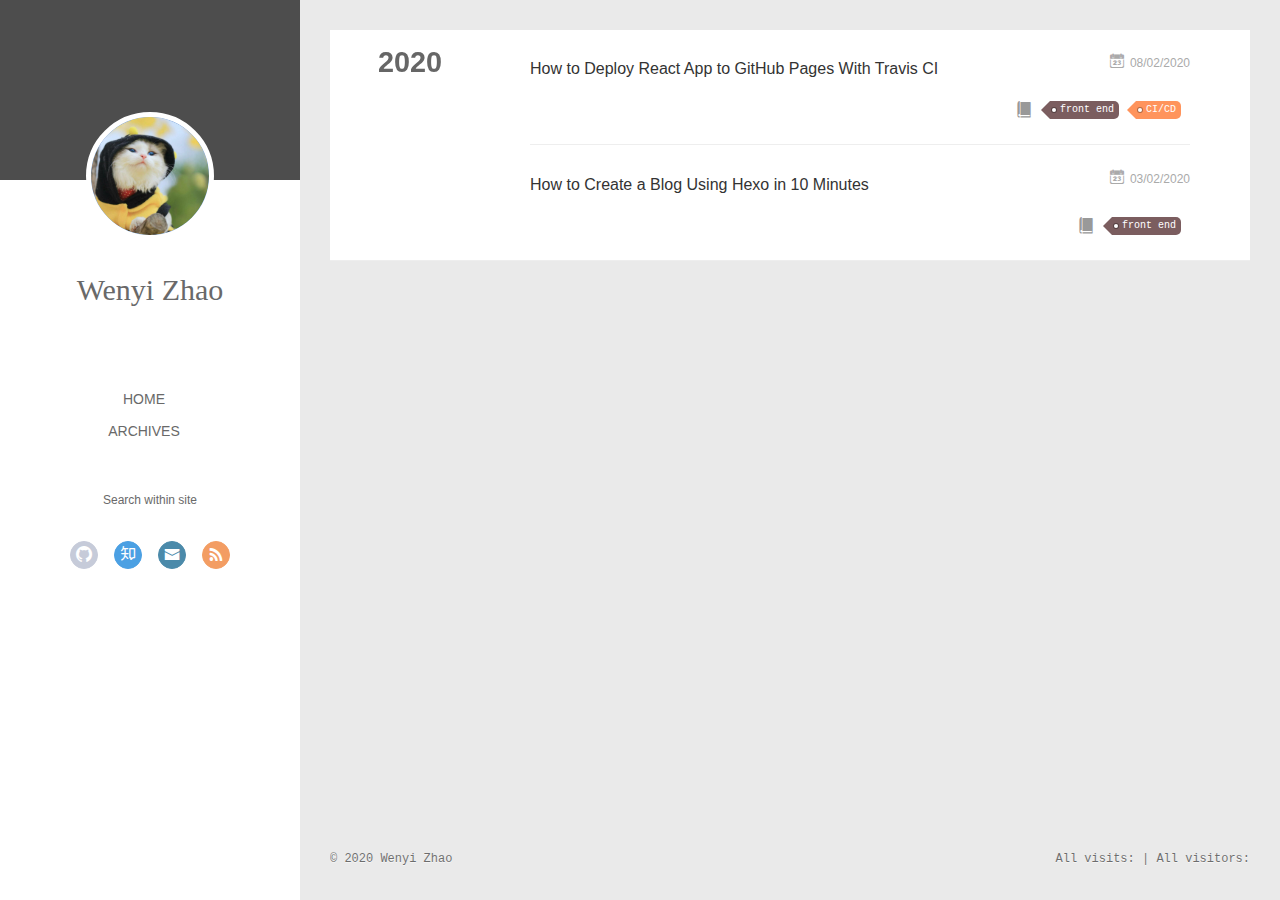
<file: archives/index.html>
<!DOCTYPE html>
<html>
<head>
  <meta charset="utf-8">
  
  <meta name="renderer" content="webkit">
  <meta http-equiv="X-UA-Compatible" content="IE=edge">
  <link rel="dns-prefetch" href="http://wenyizhao.me">
  <title>Archives | Wenyi&#39;s Blog</title>
  <meta name="viewport" content="width=device-width, initial-scale=1, maximum-scale=1">
  <meta name="google-site-verification" content="0gbCiByppQycxFXGOUd3hou3pCEvScV86ofMcI6QNX4">
  <meta name="google-site-verification" content="U2SsXpjFoDsXxFmBJR4H_iJ2ax3L5Cs08pcSqbMXcs8">
  <meta name="description" content="Personal website of Wenyi Zhao, a full stack developer in Melbourne">
<meta property="og:type" content="website">
<meta property="og:title" content="Wenyi&#39;s Blog">
<meta property="og:url" content="http://wenyizhao.me/archives/index.html">
<meta property="og:site_name" content="Wenyi&#39;s Blog">
<meta property="og:description" content="Personal website of Wenyi Zhao, a full stack developer in Melbourne">
<meta property="og:locale" content="en_US">
<meta property="article:author" content="Wenyi Zhao">
<meta property="article:tag" content="Wenyi Zhao">
<meta property="article:tag" content=" Melbourne software developer">
<meta property="article:tag" content=" full stack developer">
<meta name="twitter:card" content="summary">
  
    <link rel="alternative" href="/atom.xml" title="Wenyi&#39;s Blog" type="application/atom+xml">
  
  
    <link rel="icon" href="/img/favicon.png">
  
  <link rel="stylesheet" type="text/css" href="/./main.0cf68a.css">
  <style type="text/css">
  
    #container.show {
      background: linear-gradient(200deg,#a0cfe4,#e8c37e);
    }
  </style>
  

  

<meta name="generator" content="Hexo 4.2.0"></head>
</html>
<body>
  <div id="container" q-class="show:isCtnShow">
    <canvas id="anm-canvas" class="anm-canvas"></canvas>
    <div class="left-col" q-class="show:isShow">
      
<div class="overlay" style="background: #4d4d4d"></div>
<div class="intrude-less">
	<header id="header" class="inner">
		<a href="/" class="profilepic">
			<img src="/img/avatar.jpg" class="js-avatar">
		</a>
		<hgroup>
		  <h1 class="header-author"><a href="/">Wenyi Zhao</a></h1>
		</hgroup>
		

		<nav class="header-menu">
			<ul>
			
				<li><a href="/">Home</a></li>
	        
				<li><a href="/archives">Archives</a></li>
	        
			</ul>
		</nav>
		<nav class="header-smart-menu">
    		
    			
    			<a q-on="click: openSlider(e, 'innerArchive')" href="javascript:void(0)">Search within site</a>
    			
            
    			
            
    			
            
		</nav>
		<nav class="header-nav">
			<div class="social">
				
					<a class="github" target="_blank" href="https://github.com/PeggyZWY" title="github" rel="external nofollow noopener noreferrer"><i class="icon-github"></i></a>
		        
					<a class="zhihu" target="_blank" href="https://www.zhihu.com/people/mu-qing-huan" title="zhihu" rel="external nofollow noopener noreferrer"><i class="icon-zhihu"></i></a>
		        
					<a class="mail" target="_blank" href="mailto:wynne.wenyizhao@gmail.com" title="mail" rel="external nofollow noopener noreferrer"><i class="icon-mail"></i></a>
		        
					<a class="rss" target="_blank" href="/atom.xml" title="rss"><i class="icon-rss"></i></a>
		        
			</div>
		</nav>
	</header>		
</div>

    </div>
    <div class="mid-col" q-class="show:isShow,hide:isShow|isFalse">
      
<nav id="mobile-nav">
  	<div class="overlay js-overlay" style="background: #4d4d4d"></div>
	<div class="btnctn js-mobile-btnctn">
  		<div class="slider-trigger list" q-on="click: openSlider(e)"><i class="icon icon-sort"></i></div>
	</div>
	<div class="intrude-less">
		<header id="header" class="inner">
			<div class="profilepic">
				<img src="/img/avatar.jpg" class="js-avatar">
			</div>
			<hgroup>
			  <h1 class="header-author js-header-author">Wenyi Zhao</h1>
			</hgroup>
			
			
			
				
			
				
			
			
			
			<nav class="header-nav">
				<div class="social">
					
						<a class="github" target="_blank" href="https://github.com/PeggyZWY" title="github" rel="external nofollow noopener noreferrer"><i class="icon-github"></i></a>
			        
						<a class="zhihu" target="_blank" href="https://www.zhihu.com/people/mu-qing-huan" title="zhihu" rel="external nofollow noopener noreferrer"><i class="icon-zhihu"></i></a>
			        
						<a class="mail" target="_blank" href="mailto:wynne.wenyizhao@gmail.com" title="mail" rel="external nofollow noopener noreferrer"><i class="icon-mail"></i></a>
			        
						<a class="rss" target="_blank" href="/atom.xml" title="rss"><i class="icon-rss"></i></a>
			        
				</div>
			</nav>

			<nav class="header-menu js-header-menu">
				<ul style="width: 50%">
				
				
					<li style="width: 50%"><a href="/">Home</a></li>
		        
					<li style="width: 50%"><a href="/archives">Archives</a></li>
		        
				</ul>
			</nav>
		</header>				
	</div>
	<div class="mobile-mask" style="display:none" q-show="isShow"></div>
</nav>

      <div id="wrapper" class="body-wrap">
        <div class="menu-l">
          <div class="canvas-wrap">
            <canvas data-colors="#eaeaea" data-sectionheight="100" data-contentid="js-content" id="myCanvas1" class="anm-canvas"></canvas>
          </div>
          <div id="js-content" class="content-ll">
            
  
  
    
    
      
      
      <section class="archives-wrap">
        <div class="archive-year-wrap">
          <a href="/archives/2020" class="archive-year">2020</a>
        </div>
        <div class="archives">
    
    <article class="archive-article archive-type-post">
  <div class="archive-article-inner">
    <header class="archive-article-header">
      	<div class="article-meta">
	      	<a href="/2020-02-08/how-to-deploy-react-app-to-github-pages-with-travis-ci/" class="archive-article-date">
  	<time datetime="2020-02-08T03:53:06.000Z" itemprop="datePublished"><i class="icon-calendar icon"></i>08/02/2020</time>
</a>
        </div>
    	 
  
    <h1 itemprop="name">
      <a class="archive-article-title" href="/2020-02-08/how-to-deploy-react-app-to-github-pages-with-travis-ci/">How to Deploy React App to GitHub Pages With Travis CI</a>
    </h1>
  

        <div class="article-info info-on-right">
          
          
	<div class="article-category tagcloud">
		<i class="icon-book icon"></i>
		<ul class="article-tag-list">
			 
        		<li class="article-tag-list-item">
        			<a href="/categories/front-end//" class="article-tag-list-link color5">front end</a>
        		</li>
      		 
        		<li class="article-tag-list-item">
        			<a href="/categories/CI-CD//" class="article-tag-list-link color1">CI/CD</a>
        		</li>
      		
		</ul>
	</div>


        </div>
        <div class="clearfix"></div>
    </header>
  </div>
</article>
  
    
    
    <article class="archive-article archive-type-post">
  <div class="archive-article-inner">
    <header class="archive-article-header">
      	<div class="article-meta">
	      	<a href="/2020-02-03/how-to-create-a-blog-using-Hexo-in-10-minutes/" class="archive-article-date">
  	<time datetime="2020-02-03T08:43:43.000Z" itemprop="datePublished"><i class="icon-calendar icon"></i>03/02/2020</time>
</a>
        </div>
    	 
  
    <h1 itemprop="name">
      <a class="archive-article-title" href="/2020-02-03/how-to-create-a-blog-using-Hexo-in-10-minutes/">How to Create a Blog Using Hexo in 10 Minutes</a>
    </h1>
  

        <div class="article-info info-on-right">
          
          
	<div class="article-category tagcloud">
		<i class="icon-book icon"></i>
		<ul class="article-tag-list">
			 
        		<li class="article-tag-list-item">
        			<a href="/categories/front-end//" class="article-tag-list-link color5">front end</a>
        		</li>
      		
		</ul>
	</div>


        </div>
        <div class="clearfix"></div>
    </header>
  </div>
</article>
  
  
    </div></section>
  

    


          </div>
        </div>
      </div>
      <footer id="footer">
  <div class="outer">
    <div id="footer-info">
    	<div class="footer-left">
    		&copy; 2020 Wenyi Zhao
    	</div>
      	<div class="footer-right">
      		<script async src="//busuanzi.ibruce.info/busuanzi/2.3/busuanzi.pure.mini.js"></script>
      		<span id="busuanzi_container_site_pv">
						All visits: <span id="busuanzi_value_site_pv"></span>
					</span>
					<span class="post-meta-divider">|</span>
					<span id="busuanzi_container_site_uv">
						All visitors: <span id="busuanzi_value_site_uv"></span>
					</span>
      	</div>
    </div>
  </div>
</footer>

<!--页面点击小红心-->
<script type="text/javascript" src="/love.js"></script>

    </div>
    <script>
	var yiliaConfig = {
		mathjax: true,
		isHome: false,
		isPost: false,
		isArchive: true,
		isTag: false,
		isCategory: false,
		open_in_new: false,
		toc_hide_index: true,
		root: "/",
		innerArchive: true,
		showTags: false
	}
</script>

<script>!function(t){function n(e){if(r[e])return r[e].exports;var i=r[e]={exports:{},id:e,loaded:!1};return t[e].call(i.exports,i,i.exports,n),i.loaded=!0,i.exports}var r={};n.m=t,n.c=r,n.p="./",n(0)}([function(t,n,r){r(195),t.exports=r(191)},function(t,n,r){var e=r(3),i=r(52),o=r(27),u=r(28),c=r(53),f="prototype",a=function(t,n,r){var s,l,h,v,p=t&a.F,d=t&a.G,y=t&a.S,g=t&a.P,b=t&a.B,m=d?e:y?e[n]||(e[n]={}):(e[n]||{})[f],x=d?i:i[n]||(i[n]={}),w=x[f]||(x[f]={});d&&(r=n);for(s in r)l=!p&&m&&void 0!==m[s],h=(l?m:r)[s],v=b&&l?c(h,e):g&&"function"==typeof h?c(Function.call,h):h,m&&u(m,s,h,t&a.U),x[s]!=h&&o(x,s,v),g&&w[s]!=h&&(w[s]=h)};e.core=i,a.F=1,a.G=2,a.S=4,a.P=8,a.B=16,a.W=32,a.U=64,a.R=128,t.exports=a},function(t,n,r){var e=r(6);t.exports=function(t){if(!e(t))throw TypeError(t+" is not an object!");return t}},function(t,n){var r=t.exports="undefined"!=typeof window&&window.Math==Math?window:"undefined"!=typeof self&&self.Math==Math?self:Function("return this")();"number"==typeof __g&&(__g=r)},function(t,n){t.exports=function(t){try{return!!t()}catch(t){return!0}}},function(t,n){var r=t.exports="undefined"!=typeof window&&window.Math==Math?window:"undefined"!=typeof self&&self.Math==Math?self:Function("return this")();"number"==typeof __g&&(__g=r)},function(t,n){t.exports=function(t){return"object"==typeof t?null!==t:"function"==typeof t}},function(t,n,r){var e=r(126)("wks"),i=r(76),o=r(3).Symbol,u="function"==typeof o;(t.exports=function(t){return e[t]||(e[t]=u&&o[t]||(u?o:i)("Symbol."+t))}).store=e},function(t,n){var r={}.hasOwnProperty;t.exports=function(t,n){return r.call(t,n)}},function(t,n,r){var e=r(94),i=r(33);t.exports=function(t){return e(i(t))}},function(t,n,r){t.exports=!r(4)(function(){return 7!=Object.defineProperty({},"a",{get:function(){return 7}}).a})},function(t,n,r){var e=r(2),i=r(167),o=r(50),u=Object.defineProperty;n.f=r(10)?Object.defineProperty:function(t,n,r){if(e(t),n=o(n,!0),e(r),i)try{return u(t,n,r)}catch(t){}if("get"in r||"set"in r)throw TypeError("Accessors not supported!");return"value"in r&&(t[n]=r.value),t}},function(t,n,r){t.exports=!r(18)(function(){return 7!=Object.defineProperty({},"a",{get:function(){return 7}}).a})},function(t,n,r){var e=r(14),i=r(22);t.exports=r(12)?function(t,n,r){return e.f(t,n,i(1,r))}:function(t,n,r){return t[n]=r,t}},function(t,n,r){var e=r(20),i=r(58),o=r(42),u=Object.defineProperty;n.f=r(12)?Object.defineProperty:function(t,n,r){if(e(t),n=o(n,!0),e(r),i)try{return u(t,n,r)}catch(t){}if("get"in r||"set"in r)throw TypeError("Accessors not supported!");return"value"in r&&(t[n]=r.value),t}},function(t,n,r){var e=r(40)("wks"),i=r(23),o=r(5).Symbol,u="function"==typeof o;(t.exports=function(t){return e[t]||(e[t]=u&&o[t]||(u?o:i)("Symbol."+t))}).store=e},function(t,n,r){var e=r(67),i=Math.min;t.exports=function(t){return t>0?i(e(t),9007199254740991):0}},function(t,n,r){var e=r(46);t.exports=function(t){return Object(e(t))}},function(t,n){t.exports=function(t){try{return!!t()}catch(t){return!0}}},function(t,n,r){var e=r(63),i=r(34);t.exports=Object.keys||function(t){return e(t,i)}},function(t,n,r){var e=r(21);t.exports=function(t){if(!e(t))throw TypeError(t+" is not an object!");return t}},function(t,n){t.exports=function(t){return"object"==typeof t?null!==t:"function"==typeof t}},function(t,n){t.exports=function(t,n){return{enumerable:!(1&t),configurable:!(2&t),writable:!(4&t),value:n}}},function(t,n){var r=0,e=Math.random();t.exports=function(t){return"Symbol(".concat(void 0===t?"":t,")_",(++r+e).toString(36))}},function(t,n){var r={}.hasOwnProperty;t.exports=function(t,n){return r.call(t,n)}},function(t,n){var r=t.exports={version:"2.4.0"};"number"==typeof __e&&(__e=r)},function(t,n){t.exports=function(t){if("function"!=typeof t)throw TypeError(t+" is not a function!");return t}},function(t,n,r){var e=r(11),i=r(66);t.exports=r(10)?function(t,n,r){return e.f(t,n,i(1,r))}:function(t,n,r){return t[n]=r,t}},function(t,n,r){var e=r(3),i=r(27),o=r(24),u=r(76)("src"),c="toString",f=Function[c],a=(""+f).split(c);r(52).inspectSource=function(t){return f.call(t)},(t.exports=function(t,n,r,c){var f="function"==typeof r;f&&(o(r,"name")||i(r,"name",n)),t[n]!==r&&(f&&(o(r,u)||i(r,u,t[n]?""+t[n]:a.join(String(n)))),t===e?t[n]=r:c?t[n]?t[n]=r:i(t,n,r):(delete t[n],i(t,n,r)))})(Function.prototype,c,function(){return"function"==typeof this&&this[u]||f.call(this)})},function(t,n,r){var e=r(1),i=r(4),o=r(46),u=function(t,n,r,e){var i=String(o(t)),u="<"+n;return""!==r&&(u+=" "+r+'="'+String(e).replace(/"/g,"&quot;")+'"'),u+">"+i+"</"+n+">"};t.exports=function(t,n){var r={};r[t]=n(u),e(e.P+e.F*i(function(){var n=""[t]('"');return n!==n.toLowerCase()||n.split('"').length>3}),"String",r)}},function(t,n,r){var e=r(115),i=r(46);t.exports=function(t){return e(i(t))}},function(t,n,r){var e=r(116),i=r(66),o=r(30),u=r(50),c=r(24),f=r(167),a=Object.getOwnPropertyDescriptor;n.f=r(10)?a:function(t,n){if(t=o(t),n=u(n,!0),f)try{return a(t,n)}catch(t){}if(c(t,n))return i(!e.f.call(t,n),t[n])}},function(t,n,r){var e=r(24),i=r(17),o=r(145)("IE_PROTO"),u=Object.prototype;t.exports=Object.getPrototypeOf||function(t){return t=i(t),e(t,o)?t[o]:"function"==typeof t.constructor&&t instanceof t.constructor?t.constructor.prototype:t instanceof Object?u:null}},function(t,n){t.exports=function(t){if(void 0==t)throw TypeError("Can't call method on  "+t);return t}},function(t,n){t.exports="constructor,hasOwnProperty,isPrototypeOf,propertyIsEnumerable,toLocaleString,toString,valueOf".split(",")},function(t,n){t.exports={}},function(t,n){t.exports=!0},function(t,n){n.f={}.propertyIsEnumerable},function(t,n,r){var e=r(14).f,i=r(8),o=r(15)("toStringTag");t.exports=function(t,n,r){t&&!i(t=r?t:t.prototype,o)&&e(t,o,{configurable:!0,value:n})}},function(t,n,r){var e=r(40)("keys"),i=r(23);t.exports=function(t){return e[t]||(e[t]=i(t))}},function(t,n,r){var e=r(5),i="__core-js_shared__",o=e[i]||(e[i]={});t.exports=function(t){return o[t]||(o[t]={})}},function(t,n){var r=Math.ceil,e=Math.floor;t.exports=function(t){return isNaN(t=+t)?0:(t>0?e:r)(t)}},function(t,n,r){var e=r(21);t.exports=function(t,n){if(!e(t))return t;var r,i;if(n&&"function"==typeof(r=t.toString)&&!e(i=r.call(t)))return i;if("function"==typeof(r=t.valueOf)&&!e(i=r.call(t)))return i;if(!n&&"function"==typeof(r=t.toString)&&!e(i=r.call(t)))return i;throw TypeError("Can't convert object to primitive value")}},function(t,n,r){var e=r(5),i=r(25),o=r(36),u=r(44),c=r(14).f;t.exports=function(t){var n=i.Symbol||(i.Symbol=o?{}:e.Symbol||{});"_"==t.charAt(0)||t in n||c(n,t,{value:u.f(t)})}},function(t,n,r){n.f=r(15)},function(t,n){var r={}.toString;t.exports=function(t){return r.call(t).slice(8,-1)}},function(t,n){t.exports=function(t){if(void 0==t)throw TypeError("Can't call method on  "+t);return t}},function(t,n,r){var e=r(4);t.exports=function(t,n){return!!t&&e(function(){n?t.call(null,function(){},1):t.call(null)})}},function(t,n,r){var e=r(53),i=r(115),o=r(17),u=r(16),c=r(203);t.exports=function(t,n){var r=1==t,f=2==t,a=3==t,s=4==t,l=6==t,h=5==t||l,v=n||c;return function(n,c,p){for(var d,y,g=o(n),b=i(g),m=e(c,p,3),x=u(b.length),w=0,S=r?v(n,x):f?v(n,0):void 0;x>w;w++)if((h||w in b)&&(d=b[w],y=m(d,w,g),t))if(r)S[w]=y;else if(y)switch(t){case 3:return!0;case 5:return d;case 6:return w;case 2:S.push(d)}else if(s)return!1;return l?-1:a||s?s:S}}},function(t,n,r){var e=r(1),i=r(52),o=r(4);t.exports=function(t,n){var r=(i.Object||{})[t]||Object[t],u={};u[t]=n(r),e(e.S+e.F*o(function(){r(1)}),"Object",u)}},function(t,n,r){var e=r(6);t.exports=function(t,n){if(!e(t))return t;var r,i;if(n&&"function"==typeof(r=t.toString)&&!e(i=r.call(t)))return i;if("function"==typeof(r=t.valueOf)&&!e(i=r.call(t)))return i;if(!n&&"function"==typeof(r=t.toString)&&!e(i=r.call(t)))return i;throw TypeError("Can't convert object to primitive value")}},function(t,n,r){var e=r(5),i=r(25),o=r(91),u=r(13),c="prototype",f=function(t,n,r){var a,s,l,h=t&f.F,v=t&f.G,p=t&f.S,d=t&f.P,y=t&f.B,g=t&f.W,b=v?i:i[n]||(i[n]={}),m=b[c],x=v?e:p?e[n]:(e[n]||{})[c];v&&(r=n);for(a in r)(s=!h&&x&&void 0!==x[a])&&a in b||(l=s?x[a]:r[a],b[a]=v&&"function"!=typeof x[a]?r[a]:y&&s?o(l,e):g&&x[a]==l?function(t){var n=function(n,r,e){if(this instanceof t){switch(arguments.length){case 0:return new t;case 1:return new t(n);case 2:return new t(n,r)}return new t(n,r,e)}return t.apply(this,arguments)};return n[c]=t[c],n}(l):d&&"function"==typeof l?o(Function.call,l):l,d&&((b.virtual||(b.virtual={}))[a]=l,t&f.R&&m&&!m[a]&&u(m,a,l)))};f.F=1,f.G=2,f.S=4,f.P=8,f.B=16,f.W=32,f.U=64,f.R=128,t.exports=f},function(t,n){var r=t.exports={version:"2.4.0"};"number"==typeof __e&&(__e=r)},function(t,n,r){var e=r(26);t.exports=function(t,n,r){if(e(t),void 0===n)return t;switch(r){case 1:return function(r){return t.call(n,r)};case 2:return function(r,e){return t.call(n,r,e)};case 3:return function(r,e,i){return t.call(n,r,e,i)}}return function(){return t.apply(n,arguments)}}},function(t,n,r){var e=r(183),i=r(1),o=r(126)("metadata"),u=o.store||(o.store=new(r(186))),c=function(t,n,r){var i=u.get(t);if(!i){if(!r)return;u.set(t,i=new e)}var o=i.get(n);if(!o){if(!r)return;i.set(n,o=new e)}return o},f=function(t,n,r){var e=c(n,r,!1);return void 0!==e&&e.has(t)},a=function(t,n,r){var e=c(n,r,!1);return void 0===e?void 0:e.get(t)},s=function(t,n,r,e){c(r,e,!0).set(t,n)},l=function(t,n){var r=c(t,n,!1),e=[];return r&&r.forEach(function(t,n){e.push(n)}),e},h=function(t){return void 0===t||"symbol"==typeof t?t:String(t)},v=function(t){i(i.S,"Reflect",t)};t.exports={store:u,map:c,has:f,get:a,set:s,keys:l,key:h,exp:v}},function(t,n,r){"use strict";if(r(10)){var e=r(69),i=r(3),o=r(4),u=r(1),c=r(127),f=r(152),a=r(53),s=r(68),l=r(66),h=r(27),v=r(73),p=r(67),d=r(16),y=r(75),g=r(50),b=r(24),m=r(180),x=r(114),w=r(6),S=r(17),_=r(137),O=r(70),E=r(32),P=r(71).f,j=r(154),F=r(76),M=r(7),A=r(48),N=r(117),T=r(146),I=r(155),k=r(80),L=r(123),R=r(74),C=r(130),D=r(160),U=r(11),W=r(31),G=U.f,B=W.f,V=i.RangeError,z=i.TypeError,q=i.Uint8Array,K="ArrayBuffer",J="Shared"+K,Y="BYTES_PER_ELEMENT",H="prototype",$=Array[H],X=f.ArrayBuffer,Q=f.DataView,Z=A(0),tt=A(2),nt=A(3),rt=A(4),et=A(5),it=A(6),ot=N(!0),ut=N(!1),ct=I.values,ft=I.keys,at=I.entries,st=$.lastIndexOf,lt=$.reduce,ht=$.reduceRight,vt=$.join,pt=$.sort,dt=$.slice,yt=$.toString,gt=$.toLocaleString,bt=M("iterator"),mt=M("toStringTag"),xt=F("typed_constructor"),wt=F("def_constructor"),St=c.CONSTR,_t=c.TYPED,Ot=c.VIEW,Et="Wrong length!",Pt=A(1,function(t,n){return Tt(T(t,t[wt]),n)}),jt=o(function(){return 1===new q(new Uint16Array([1]).buffer)[0]}),Ft=!!q&&!!q[H].set&&o(function(){new q(1).set({})}),Mt=function(t,n){if(void 0===t)throw z(Et);var r=+t,e=d(t);if(n&&!m(r,e))throw V(Et);return e},At=function(t,n){var r=p(t);if(r<0||r%n)throw V("Wrong offset!");return r},Nt=function(t){if(w(t)&&_t in t)return t;throw z(t+" is not a typed array!")},Tt=function(t,n){if(!(w(t)&&xt in t))throw z("It is not a typed array constructor!");return new t(n)},It=function(t,n){return kt(T(t,t[wt]),n)},kt=function(t,n){for(var r=0,e=n.length,i=Tt(t,e);e>r;)i[r]=n[r++];return i},Lt=function(t,n,r){G(t,n,{get:function(){return this._d[r]}})},Rt=function(t){var n,r,e,i,o,u,c=S(t),f=arguments.length,s=f>1?arguments[1]:void 0,l=void 0!==s,h=j(c);if(void 0!=h&&!_(h)){for(u=h.call(c),e=[],n=0;!(o=u.next()).done;n++)e.push(o.value);c=e}for(l&&f>2&&(s=a(s,arguments[2],2)),n=0,r=d(c.length),i=Tt(this,r);r>n;n++)i[n]=l?s(c[n],n):c[n];return i},Ct=function(){for(var t=0,n=arguments.length,r=Tt(this,n);n>t;)r[t]=arguments[t++];return r},Dt=!!q&&o(function(){gt.call(new q(1))}),Ut=function(){return gt.apply(Dt?dt.call(Nt(this)):Nt(this),arguments)},Wt={copyWithin:function(t,n){return D.call(Nt(this),t,n,arguments.length>2?arguments[2]:void 0)},every:function(t){return rt(Nt(this),t,arguments.length>1?arguments[1]:void 0)},fill:function(t){return C.apply(Nt(this),arguments)},filter:function(t){return It(this,tt(Nt(this),t,arguments.length>1?arguments[1]:void 0))},find:function(t){return et(Nt(this),t,arguments.length>1?arguments[1]:void 0)},findIndex:function(t){return it(Nt(this),t,arguments.length>1?arguments[1]:void 0)},forEach:function(t){Z(Nt(this),t,arguments.length>1?arguments[1]:void 0)},indexOf:function(t){return ut(Nt(this),t,arguments.length>1?arguments[1]:void 0)},includes:function(t){return ot(Nt(this),t,arguments.length>1?arguments[1]:void 0)},join:function(t){return vt.apply(Nt(this),arguments)},lastIndexOf:function(t){return st.apply(Nt(this),arguments)},map:function(t){return Pt(Nt(this),t,arguments.length>1?arguments[1]:void 0)},reduce:function(t){return lt.apply(Nt(this),arguments)},reduceRight:function(t){return ht.apply(Nt(this),arguments)},reverse:function(){for(var t,n=this,r=Nt(n).length,e=Math.floor(r/2),i=0;i<e;)t=n[i],n[i++]=n[--r],n[r]=t;return n},some:function(t){return nt(Nt(this),t,arguments.length>1?arguments[1]:void 0)},sort:function(t){return pt.call(Nt(this),t)},subarray:function(t,n){var r=Nt(this),e=r.length,i=y(t,e);return new(T(r,r[wt]))(r.buffer,r.byteOffset+i*r.BYTES_PER_ELEMENT,d((void 0===n?e:y(n,e))-i))}},Gt=function(t,n){return It(this,dt.call(Nt(this),t,n))},Bt=function(t){Nt(this);var n=At(arguments[1],1),r=this.length,e=S(t),i=d(e.length),o=0;if(i+n>r)throw V(Et);for(;o<i;)this[n+o]=e[o++]},Vt={entries:function(){return at.call(Nt(this))},keys:function(){return ft.call(Nt(this))},values:function(){return ct.call(Nt(this))}},zt=function(t,n){return w(t)&&t[_t]&&"symbol"!=typeof n&&n in t&&String(+n)==String(n)},qt=function(t,n){return zt(t,n=g(n,!0))?l(2,t[n]):B(t,n)},Kt=function(t,n,r){return!(zt(t,n=g(n,!0))&&w(r)&&b(r,"value"))||b(r,"get")||b(r,"set")||r.configurable||b(r,"writable")&&!r.writable||b(r,"enumerable")&&!r.enumerable?G(t,n,r):(t[n]=r.value,t)};St||(W.f=qt,U.f=Kt),u(u.S+u.F*!St,"Object",{getOwnPropertyDescriptor:qt,defineProperty:Kt}),o(function(){yt.call({})})&&(yt=gt=function(){return vt.call(this)});var Jt=v({},Wt);v(Jt,Vt),h(Jt,bt,Vt.values),v(Jt,{slice:Gt,set:Bt,constructor:function(){},toString:yt,toLocaleString:Ut}),Lt(Jt,"buffer","b"),Lt(Jt,"byteOffset","o"),Lt(Jt,"byteLength","l"),Lt(Jt,"length","e"),G(Jt,mt,{get:function(){return this[_t]}}),t.exports=function(t,n,r,f){f=!!f;var a=t+(f?"Clamped":"")+"Array",l="Uint8Array"!=a,v="get"+t,p="set"+t,y=i[a],g=y||{},b=y&&E(y),m=!y||!c.ABV,S={},_=y&&y[H],j=function(t,r){var e=t._d;return e.v[v](r*n+e.o,jt)},F=function(t,r,e){var i=t._d;f&&(e=(e=Math.round(e))<0?0:e>255?255:255&e),i.v[p](r*n+i.o,e,jt)},M=function(t,n){G(t,n,{get:function(){return j(this,n)},set:function(t){return F(this,n,t)},enumerable:!0})};m?(y=r(function(t,r,e,i){s(t,y,a,"_d");var o,u,c,f,l=0,v=0;if(w(r)){if(!(r instanceof X||(f=x(r))==K||f==J))return _t in r?kt(y,r):Rt.call(y,r);o=r,v=At(e,n);var p=r.byteLength;if(void 0===i){if(p%n)throw V(Et);if((u=p-v)<0)throw V(Et)}else if((u=d(i)*n)+v>p)throw V(Et);c=u/n}else c=Mt(r,!0),u=c*n,o=new X(u);for(h(t,"_d",{b:o,o:v,l:u,e:c,v:new Q(o)});l<c;)M(t,l++)}),_=y[H]=O(Jt),h(_,"constructor",y)):L(function(t){new y(null),new y(t)},!0)||(y=r(function(t,r,e,i){s(t,y,a);var o;return w(r)?r instanceof X||(o=x(r))==K||o==J?void 0!==i?new g(r,At(e,n),i):void 0!==e?new g(r,At(e,n)):new g(r):_t in r?kt(y,r):Rt.call(y,r):new g(Mt(r,l))}),Z(b!==Function.prototype?P(g).concat(P(b)):P(g),function(t){t in y||h(y,t,g[t])}),y[H]=_,e||(_.constructor=y));var A=_[bt],N=!!A&&("values"==A.name||void 0==A.name),T=Vt.values;h(y,xt,!0),h(_,_t,a),h(_,Ot,!0),h(_,wt,y),(f?new y(1)[mt]==a:mt in _)||G(_,mt,{get:function(){return a}}),S[a]=y,u(u.G+u.W+u.F*(y!=g),S),u(u.S,a,{BYTES_PER_ELEMENT:n,from:Rt,of:Ct}),Y in _||h(_,Y,n),u(u.P,a,Wt),R(a),u(u.P+u.F*Ft,a,{set:Bt}),u(u.P+u.F*!N,a,Vt),u(u.P+u.F*(_.toString!=yt),a,{toString:yt}),u(u.P+u.F*o(function(){new y(1).slice()}),a,{slice:Gt}),u(u.P+u.F*(o(function(){return[1,2].toLocaleString()!=new y([1,2]).toLocaleString()})||!o(function(){_.toLocaleString.call([1,2])})),a,{toLocaleString:Ut}),k[a]=N?A:T,e||N||h(_,bt,T)}}else t.exports=function(){}},function(t,n){var r={}.toString;t.exports=function(t){return r.call(t).slice(8,-1)}},function(t,n,r){var e=r(21),i=r(5).document,o=e(i)&&e(i.createElement);t.exports=function(t){return o?i.createElement(t):{}}},function(t,n,r){t.exports=!r(12)&&!r(18)(function(){return 7!=Object.defineProperty(r(57)("div"),"a",{get:function(){return 7}}).a})},function(t,n,r){"use strict";var e=r(36),i=r(51),o=r(64),u=r(13),c=r(8),f=r(35),a=r(96),s=r(38),l=r(103),h=r(15)("iterator"),v=!([].keys&&"next"in[].keys()),p="keys",d="values",y=function(){return this};t.exports=function(t,n,r,g,b,m,x){a(r,n,g);var w,S,_,O=function(t){if(!v&&t in F)return F[t];switch(t){case p:case d:return function(){return new r(this,t)}}return function(){return new r(this,t)}},E=n+" Iterator",P=b==d,j=!1,F=t.prototype,M=F[h]||F["@@iterator"]||b&&F[b],A=M||O(b),N=b?P?O("entries"):A:void 0,T="Array"==n?F.entries||M:M;if(T&&(_=l(T.call(new t)))!==Object.prototype&&(s(_,E,!0),e||c(_,h)||u(_,h,y)),P&&M&&M.name!==d&&(j=!0,A=function(){return M.call(this)}),e&&!x||!v&&!j&&F[h]||u(F,h,A),f[n]=A,f[E]=y,b)if(w={values:P?A:O(d),keys:m?A:O(p),entries:N},x)for(S in w)S in F||o(F,S,w[S]);else i(i.P+i.F*(v||j),n,w);return w}},function(t,n,r){var e=r(20),i=r(100),o=r(34),u=r(39)("IE_PROTO"),c=function(){},f="prototype",a=function(){var t,n=r(57)("iframe"),e=o.length;for(n.style.display="none",r(93).appendChild(n),n.src="javascript:",t=n.contentWindow.document,t.open(),t.write("<script>document.F=Object<\/script>"),t.close(),a=t.F;e--;)delete a[f][o[e]];return a()};t.exports=Object.create||function(t,n){var r;return null!==t?(c[f]=e(t),r=new c,c[f]=null,r[u]=t):r=a(),void 0===n?r:i(r,n)}},function(t,n,r){var e=r(63),i=r(34).concat("length","prototype");n.f=Object.getOwnPropertyNames||function(t){return e(t,i)}},function(t,n){n.f=Object.getOwnPropertySymbols},function(t,n,r){var e=r(8),i=r(9),o=r(90)(!1),u=r(39)("IE_PROTO");t.exports=function(t,n){var r,c=i(t),f=0,a=[];for(r in c)r!=u&&e(c,r)&&a.push(r);for(;n.length>f;)e(c,r=n[f++])&&(~o(a,r)||a.push(r));return a}},function(t,n,r){t.exports=r(13)},function(t,n,r){var e=r(76)("meta"),i=r(6),o=r(24),u=r(11).f,c=0,f=Object.isExtensible||function(){return!0},a=!r(4)(function(){return f(Object.preventExtensions({}))}),s=function(t){u(t,e,{value:{i:"O"+ ++c,w:{}}})},l=function(t,n){if(!i(t))return"symbol"==typeof t?t:("string"==typeof t?"S":"P")+t;if(!o(t,e)){if(!f(t))return"F";if(!n)return"E";s(t)}return t[e].i},h=function(t,n){if(!o(t,e)){if(!f(t))return!0;if(!n)return!1;s(t)}return t[e].w},v=function(t){return a&&p.NEED&&f(t)&&!o(t,e)&&s(t),t},p=t.exports={KEY:e,NEED:!1,fastKey:l,getWeak:h,onFreeze:v}},function(t,n){t.exports=function(t,n){return{enumerable:!(1&t),configurable:!(2&t),writable:!(4&t),value:n}}},function(t,n){var r=Math.ceil,e=Math.floor;t.exports=function(t){return isNaN(t=+t)?0:(t>0?e:r)(t)}},function(t,n){t.exports=function(t,n,r,e){if(!(t instanceof n)||void 0!==e&&e in t)throw TypeError(r+": incorrect invocation!");return t}},function(t,n){t.exports=!1},function(t,n,r){var e=r(2),i=r(173),o=r(133),u=r(145)("IE_PROTO"),c=function(){},f="prototype",a=function(){var t,n=r(132)("iframe"),e=o.length;for(n.style.display="none",r(135).appendChild(n),n.src="javascript:",t=n.contentWindow.document,t.open(),t.write("<script>document.F=Object<\/script>"),t.close(),a=t.F;e--;)delete a[f][o[e]];return a()};t.exports=Object.create||function(t,n){var r;return null!==t?(c[f]=e(t),r=new c,c[f]=null,r[u]=t):r=a(),void 0===n?r:i(r,n)}},function(t,n,r){var e=r(175),i=r(133).concat("length","prototype");n.f=Object.getOwnPropertyNames||function(t){return e(t,i)}},function(t,n,r){var e=r(175),i=r(133);t.exports=Object.keys||function(t){return e(t,i)}},function(t,n,r){var e=r(28);t.exports=function(t,n,r){for(var i in n)e(t,i,n[i],r);return t}},function(t,n,r){"use strict";var e=r(3),i=r(11),o=r(10),u=r(7)("species");t.exports=function(t){var n=e[t];o&&n&&!n[u]&&i.f(n,u,{configurable:!0,get:function(){return this}})}},function(t,n,r){var e=r(67),i=Math.max,o=Math.min;t.exports=function(t,n){return t=e(t),t<0?i(t+n,0):o(t,n)}},function(t,n){var r=0,e=Math.random();t.exports=function(t){return"Symbol(".concat(void 0===t?"":t,")_",(++r+e).toString(36))}},function(t,n,r){var e=r(33);t.exports=function(t){return Object(e(t))}},function(t,n,r){var e=r(7)("unscopables"),i=Array.prototype;void 0==i[e]&&r(27)(i,e,{}),t.exports=function(t){i[e][t]=!0}},function(t,n,r){var e=r(53),i=r(169),o=r(137),u=r(2),c=r(16),f=r(154),a={},s={},n=t.exports=function(t,n,r,l,h){var v,p,d,y,g=h?function(){return t}:f(t),b=e(r,l,n?2:1),m=0;if("function"!=typeof g)throw TypeError(t+" is not iterable!");if(o(g)){for(v=c(t.length);v>m;m++)if((y=n?b(u(p=t[m])[0],p[1]):b(t[m]))===a||y===s)return y}else for(d=g.call(t);!(p=d.next()).done;)if((y=i(d,b,p.value,n))===a||y===s)return y};n.BREAK=a,n.RETURN=s},function(t,n){t.exports={}},function(t,n,r){var e=r(11).f,i=r(24),o=r(7)("toStringTag");t.exports=function(t,n,r){t&&!i(t=r?t:t.prototype,o)&&e(t,o,{configurable:!0,value:n})}},function(t,n,r){var e=r(1),i=r(46),o=r(4),u=r(150),c="["+u+"]",f="​",a=RegExp("^"+c+c+"*"),s=RegExp(c+c+"*$"),l=function(t,n,r){var i={},c=o(function(){return!!u[t]()||f[t]()!=f}),a=i[t]=c?n(h):u[t];r&&(i[r]=a),e(e.P+e.F*c,"String",i)},h=l.trim=function(t,n){return t=String(i(t)),1&n&&(t=t.replace(a,"")),2&n&&(t=t.replace(s,"")),t};t.exports=l},function(t,n,r){t.exports={default:r(86),__esModule:!0}},function(t,n,r){t.exports={default:r(87),__esModule:!0}},function(t,n,r){"use strict";function e(t){return t&&t.__esModule?t:{default:t}}n.__esModule=!0;var i=r(84),o=e(i),u=r(83),c=e(u),f="function"==typeof c.default&&"symbol"==typeof o.default?function(t){return typeof t}:function(t){return t&&"function"==typeof c.default&&t.constructor===c.default&&t!==c.default.prototype?"symbol":typeof t};n.default="function"==typeof c.default&&"symbol"===f(o.default)?function(t){return void 0===t?"undefined":f(t)}:function(t){return t&&"function"==typeof c.default&&t.constructor===c.default&&t!==c.default.prototype?"symbol":void 0===t?"undefined":f(t)}},function(t,n,r){r(110),r(108),r(111),r(112),t.exports=r(25).Symbol},function(t,n,r){r(109),r(113),t.exports=r(44).f("iterator")},function(t,n){t.exports=function(t){if("function"!=typeof t)throw TypeError(t+" is not a function!");return t}},function(t,n){t.exports=function(){}},function(t,n,r){var e=r(9),i=r(106),o=r(105);t.exports=function(t){return function(n,r,u){var c,f=e(n),a=i(f.length),s=o(u,a);if(t&&r!=r){for(;a>s;)if((c=f[s++])!=c)return!0}else for(;a>s;s++)if((t||s in f)&&f[s]===r)return t||s||0;return!t&&-1}}},function(t,n,r){var e=r(88);t.exports=function(t,n,r){if(e(t),void 0===n)return t;switch(r){case 1:return function(r){return t.call(n,r)};case 2:return function(r,e){return t.call(n,r,e)};case 3:return function(r,e,i){return t.call(n,r,e,i)}}return function(){return t.apply(n,arguments)}}},function(t,n,r){var e=r(19),i=r(62),o=r(37);t.exports=function(t){var n=e(t),r=i.f;if(r)for(var u,c=r(t),f=o.f,a=0;c.length>a;)f.call(t,u=c[a++])&&n.push(u);return n}},function(t,n,r){t.exports=r(5).document&&document.documentElement},function(t,n,r){var e=r(56);t.exports=Object("z").propertyIsEnumerable(0)?Object:function(t){return"String"==e(t)?t.split(""):Object(t)}},function(t,n,r){var e=r(56);t.exports=Array.isArray||function(t){return"Array"==e(t)}},function(t,n,r){"use strict";var e=r(60),i=r(22),o=r(38),u={};r(13)(u,r(15)("iterator"),function(){return this}),t.exports=function(t,n,r){t.prototype=e(u,{next:i(1,r)}),o(t,n+" Iterator")}},function(t,n){t.exports=function(t,n){return{value:n,done:!!t}}},function(t,n,r){var e=r(19),i=r(9);t.exports=function(t,n){for(var r,o=i(t),u=e(o),c=u.length,f=0;c>f;)if(o[r=u[f++]]===n)return r}},function(t,n,r){var e=r(23)("meta"),i=r(21),o=r(8),u=r(14).f,c=0,f=Object.isExtensible||function(){return!0},a=!r(18)(function(){return f(Object.preventExtensions({}))}),s=function(t){u(t,e,{value:{i:"O"+ ++c,w:{}}})},l=function(t,n){if(!i(t))return"symbol"==typeof t?t:("string"==typeof t?"S":"P")+t;if(!o(t,e)){if(!f(t))return"F";if(!n)return"E";s(t)}return t[e].i},h=function(t,n){if(!o(t,e)){if(!f(t))return!0;if(!n)return!1;s(t)}return t[e].w},v=function(t){return a&&p.NEED&&f(t)&&!o(t,e)&&s(t),t},p=t.exports={KEY:e,NEED:!1,fastKey:l,getWeak:h,onFreeze:v}},function(t,n,r){var e=r(14),i=r(20),o=r(19);t.exports=r(12)?Object.defineProperties:function(t,n){i(t);for(var r,u=o(n),c=u.length,f=0;c>f;)e.f(t,r=u[f++],n[r]);return t}},function(t,n,r){var e=r(37),i=r(22),o=r(9),u=r(42),c=r(8),f=r(58),a=Object.getOwnPropertyDescriptor;n.f=r(12)?a:function(t,n){if(t=o(t),n=u(n,!0),f)try{return a(t,n)}catch(t){}if(c(t,n))return i(!e.f.call(t,n),t[n])}},function(t,n,r){var e=r(9),i=r(61).f,o={}.toString,u="object"==typeof window&&window&&Object.getOwnPropertyNames?Object.getOwnPropertyNames(window):[],c=function(t){try{return i(t)}catch(t){return u.slice()}};t.exports.f=function(t){return u&&"[object Window]"==o.call(t)?c(t):i(e(t))}},function(t,n,r){var e=r(8),i=r(77),o=r(39)("IE_PROTO"),u=Object.prototype;t.exports=Object.getPrototypeOf||function(t){return t=i(t),e(t,o)?t[o]:"function"==typeof t.constructor&&t instanceof t.constructor?t.constructor.prototype:t instanceof Object?u:null}},function(t,n,r){var e=r(41),i=r(33);t.exports=function(t){return function(n,r){var o,u,c=String(i(n)),f=e(r),a=c.length;return f<0||f>=a?t?"":void 0:(o=c.charCodeAt(f),o<55296||o>56319||f+1===a||(u=c.charCodeAt(f+1))<56320||u>57343?t?c.charAt(f):o:t?c.slice(f,f+2):u-56320+(o-55296<<10)+65536)}}},function(t,n,r){var e=r(41),i=Math.max,o=Math.min;t.exports=function(t,n){return t=e(t),t<0?i(t+n,0):o(t,n)}},function(t,n,r){var e=r(41),i=Math.min;t.exports=function(t){return t>0?i(e(t),9007199254740991):0}},function(t,n,r){"use strict";var e=r(89),i=r(97),o=r(35),u=r(9);t.exports=r(59)(Array,"Array",function(t,n){this._t=u(t),this._i=0,this._k=n},function(){var t=this._t,n=this._k,r=this._i++;return!t||r>=t.length?(this._t=void 0,i(1)):"keys"==n?i(0,r):"values"==n?i(0,t[r]):i(0,[r,t[r]])},"values"),o.Arguments=o.Array,e("keys"),e("values"),e("entries")},function(t,n){},function(t,n,r){"use strict";var e=r(104)(!0);r(59)(String,"String",function(t){this._t=String(t),this._i=0},function(){var t,n=this._t,r=this._i;return r>=n.length?{value:void 0,done:!0}:(t=e(n,r),this._i+=t.length,{value:t,done:!1})})},function(t,n,r){"use strict";var e=r(5),i=r(8),o=r(12),u=r(51),c=r(64),f=r(99).KEY,a=r(18),s=r(40),l=r(38),h=r(23),v=r(15),p=r(44),d=r(43),y=r(98),g=r(92),b=r(95),m=r(20),x=r(9),w=r(42),S=r(22),_=r(60),O=r(102),E=r(101),P=r(14),j=r(19),F=E.f,M=P.f,A=O.f,N=e.Symbol,T=e.JSON,I=T&&T.stringify,k="prototype",L=v("_hidden"),R=v("toPrimitive"),C={}.propertyIsEnumerable,D=s("symbol-registry"),U=s("symbols"),W=s("op-symbols"),G=Object[k],B="function"==typeof N,V=e.QObject,z=!V||!V[k]||!V[k].findChild,q=o&&a(function(){return 7!=_(M({},"a",{get:function(){return M(this,"a",{value:7}).a}})).a})?function(t,n,r){var e=F(G,n);e&&delete G[n],M(t,n,r),e&&t!==G&&M(G,n,e)}:M,K=function(t){var n=U[t]=_(N[k]);return n._k=t,n},J=B&&"symbol"==typeof N.iterator?function(t){return"symbol"==typeof t}:function(t){return t instanceof N},Y=function(t,n,r){return t===G&&Y(W,n,r),m(t),n=w(n,!0),m(r),i(U,n)?(r.enumerable?(i(t,L)&&t[L][n]&&(t[L][n]=!1),r=_(r,{enumerable:S(0,!1)})):(i(t,L)||M(t,L,S(1,{})),t[L][n]=!0),q(t,n,r)):M(t,n,r)},H=function(t,n){m(t);for(var r,e=g(n=x(n)),i=0,o=e.length;o>i;)Y(t,r=e[i++],n[r]);return t},$=function(t,n){return void 0===n?_(t):H(_(t),n)},X=function(t){var n=C.call(this,t=w(t,!0));return!(this===G&&i(U,t)&&!i(W,t))&&(!(n||!i(this,t)||!i(U,t)||i(this,L)&&this[L][t])||n)},Q=function(t,n){if(t=x(t),n=w(n,!0),t!==G||!i(U,n)||i(W,n)){var r=F(t,n);return!r||!i(U,n)||i(t,L)&&t[L][n]||(r.enumerable=!0),r}},Z=function(t){for(var n,r=A(x(t)),e=[],o=0;r.length>o;)i(U,n=r[o++])||n==L||n==f||e.push(n);return e},tt=function(t){for(var n,r=t===G,e=A(r?W:x(t)),o=[],u=0;e.length>u;)!i(U,n=e[u++])||r&&!i(G,n)||o.push(U[n]);return o};B||(N=function(){if(this instanceof N)throw TypeError("Symbol is not a constructor!");var t=h(arguments.length>0?arguments[0]:void 0),n=function(r){this===G&&n.call(W,r),i(this,L)&&i(this[L],t)&&(this[L][t]=!1),q(this,t,S(1,r))};return o&&z&&q(G,t,{configurable:!0,set:n}),K(t)},c(N[k],"toString",function(){return this._k}),E.f=Q,P.f=Y,r(61).f=O.f=Z,r(37).f=X,r(62).f=tt,o&&!r(36)&&c(G,"propertyIsEnumerable",X,!0),p.f=function(t){return K(v(t))}),u(u.G+u.W+u.F*!B,{Symbol:N});for(var nt="hasInstance,isConcatSpreadable,iterator,match,replace,search,species,split,toPrimitive,toStringTag,unscopables".split(","),rt=0;nt.length>rt;)v(nt[rt++]);for(var nt=j(v.store),rt=0;nt.length>rt;)d(nt[rt++]);u(u.S+u.F*!B,"Symbol",{for:function(t){return i(D,t+="")?D[t]:D[t]=N(t)},keyFor:function(t){if(J(t))return y(D,t);throw TypeError(t+" is not a symbol!")},useSetter:function(){z=!0},useSimple:function(){z=!1}}),u(u.S+u.F*!B,"Object",{create:$,defineProperty:Y,defineProperties:H,getOwnPropertyDescriptor:Q,getOwnPropertyNames:Z,getOwnPropertySymbols:tt}),T&&u(u.S+u.F*(!B||a(function(){var t=N();return"[null]"!=I([t])||"{}"!=I({a:t})||"{}"!=I(Object(t))})),"JSON",{stringify:function(t){if(void 0!==t&&!J(t)){for(var n,r,e=[t],i=1;arguments.length>i;)e.push(arguments[i++]);return n=e[1],"function"==typeof n&&(r=n),!r&&b(n)||(n=function(t,n){if(r&&(n=r.call(this,t,n)),!J(n))return n}),e[1]=n,I.apply(T,e)}}}),N[k][R]||r(13)(N[k],R,N[k].valueOf),l(N,"Symbol"),l(Math,"Math",!0),l(e.JSON,"JSON",!0)},function(t,n,r){r(43)("asyncIterator")},function(t,n,r){r(43)("observable")},function(t,n,r){r(107);for(var e=r(5),i=r(13),o=r(35),u=r(15)("toStringTag"),c=["NodeList","DOMTokenList","MediaList","StyleSheetList","CSSRuleList"],f=0;f<5;f++){var a=c[f],s=e[a],l=s&&s.prototype;l&&!l[u]&&i(l,u,a),o[a]=o.Array}},function(t,n,r){var e=r(45),i=r(7)("toStringTag"),o="Arguments"==e(function(){return arguments}()),u=function(t,n){try{return t[n]}catch(t){}};t.exports=function(t){var n,r,c;return void 0===t?"Undefined":null===t?"Null":"string"==typeof(r=u(n=Object(t),i))?r:o?e(n):"Object"==(c=e(n))&&"function"==typeof n.callee?"Arguments":c}},function(t,n,r){var e=r(45);t.exports=Object("z").propertyIsEnumerable(0)?Object:function(t){return"String"==e(t)?t.split(""):Object(t)}},function(t,n){n.f={}.propertyIsEnumerable},function(t,n,r){var e=r(30),i=r(16),o=r(75);t.exports=function(t){return function(n,r,u){var c,f=e(n),a=i(f.length),s=o(u,a);if(t&&r!=r){for(;a>s;)if((c=f[s++])!=c)return!0}else for(;a>s;s++)if((t||s in f)&&f[s]===r)return t||s||0;return!t&&-1}}},function(t,n,r){"use strict";var e=r(3),i=r(1),o=r(28),u=r(73),c=r(65),f=r(79),a=r(68),s=r(6),l=r(4),h=r(123),v=r(81),p=r(136);t.exports=function(t,n,r,d,y,g){var b=e[t],m=b,x=y?"set":"add",w=m&&m.prototype,S={},_=function(t){var n=w[t];o(w,t,"delete"==t?function(t){return!(g&&!s(t))&&n.call(this,0===t?0:t)}:"has"==t?function(t){return!(g&&!s(t))&&n.call(this,0===t?0:t)}:"get"==t?function(t){return g&&!s(t)?void 0:n.call(this,0===t?0:t)}:"add"==t?function(t){return n.call(this,0===t?0:t),this}:function(t,r){return n.call(this,0===t?0:t,r),this})};if("function"==typeof m&&(g||w.forEach&&!l(function(){(new m).entries().next()}))){var O=new m,E=O[x](g?{}:-0,1)!=O,P=l(function(){O.has(1)}),j=h(function(t){new m(t)}),F=!g&&l(function(){for(var t=new m,n=5;n--;)t[x](n,n);return!t.has(-0)});j||(m=n(function(n,r){a(n,m,t);var e=p(new b,n,m);return void 0!=r&&f(r,y,e[x],e),e}),m.prototype=w,w.constructor=m),(P||F)&&(_("delete"),_("has"),y&&_("get")),(F||E)&&_(x),g&&w.clear&&delete w.clear}else m=d.getConstructor(n,t,y,x),u(m.prototype,r),c.NEED=!0;return v(m,t),S[t]=m,i(i.G+i.W+i.F*(m!=b),S),g||d.setStrong(m,t,y),m}},function(t,n,r){"use strict";var e=r(27),i=r(28),o=r(4),u=r(46),c=r(7);t.exports=function(t,n,r){var f=c(t),a=r(u,f,""[t]),s=a[0],l=a[1];o(function(){var n={};return n[f]=function(){return 7},7!=""[t](n)})&&(i(String.prototype,t,s),e(RegExp.prototype,f,2==n?function(t,n){return l.call(t,this,n)}:function(t){return l.call(t,this)}))}
},function(t,n,r){"use strict";var e=r(2);t.exports=function(){var t=e(this),n="";return t.global&&(n+="g"),t.ignoreCase&&(n+="i"),t.multiline&&(n+="m"),t.unicode&&(n+="u"),t.sticky&&(n+="y"),n}},function(t,n){t.exports=function(t,n,r){var e=void 0===r;switch(n.length){case 0:return e?t():t.call(r);case 1:return e?t(n[0]):t.call(r,n[0]);case 2:return e?t(n[0],n[1]):t.call(r,n[0],n[1]);case 3:return e?t(n[0],n[1],n[2]):t.call(r,n[0],n[1],n[2]);case 4:return e?t(n[0],n[1],n[2],n[3]):t.call(r,n[0],n[1],n[2],n[3])}return t.apply(r,n)}},function(t,n,r){var e=r(6),i=r(45),o=r(7)("match");t.exports=function(t){var n;return e(t)&&(void 0!==(n=t[o])?!!n:"RegExp"==i(t))}},function(t,n,r){var e=r(7)("iterator"),i=!1;try{var o=[7][e]();o.return=function(){i=!0},Array.from(o,function(){throw 2})}catch(t){}t.exports=function(t,n){if(!n&&!i)return!1;var r=!1;try{var o=[7],u=o[e]();u.next=function(){return{done:r=!0}},o[e]=function(){return u},t(o)}catch(t){}return r}},function(t,n,r){t.exports=r(69)||!r(4)(function(){var t=Math.random();__defineSetter__.call(null,t,function(){}),delete r(3)[t]})},function(t,n){n.f=Object.getOwnPropertySymbols},function(t,n,r){var e=r(3),i="__core-js_shared__",o=e[i]||(e[i]={});t.exports=function(t){return o[t]||(o[t]={})}},function(t,n,r){for(var e,i=r(3),o=r(27),u=r(76),c=u("typed_array"),f=u("view"),a=!(!i.ArrayBuffer||!i.DataView),s=a,l=0,h="Int8Array,Uint8Array,Uint8ClampedArray,Int16Array,Uint16Array,Int32Array,Uint32Array,Float32Array,Float64Array".split(",");l<9;)(e=i[h[l++]])?(o(e.prototype,c,!0),o(e.prototype,f,!0)):s=!1;t.exports={ABV:a,CONSTR:s,TYPED:c,VIEW:f}},function(t,n){"use strict";var r={versions:function(){var t=window.navigator.userAgent;return{trident:t.indexOf("Trident")>-1,presto:t.indexOf("Presto")>-1,webKit:t.indexOf("AppleWebKit")>-1,gecko:t.indexOf("Gecko")>-1&&-1==t.indexOf("KHTML"),mobile:!!t.match(/AppleWebKit.*Mobile.*/),ios:!!t.match(/\(i[^;]+;( U;)? CPU.+Mac OS X/),android:t.indexOf("Android")>-1||t.indexOf("Linux")>-1,iPhone:t.indexOf("iPhone")>-1||t.indexOf("Mac")>-1,iPad:t.indexOf("iPad")>-1,webApp:-1==t.indexOf("Safari"),weixin:-1==t.indexOf("MicroMessenger")}}()};t.exports=r},function(t,n,r){"use strict";var e=r(85),i=function(t){return t&&t.__esModule?t:{default:t}}(e),o=function(){function t(t,n,e){return n||e?String.fromCharCode(n||e):r[t]||t}function n(t){return e[t]}var r={"&quot;":'"',"&lt;":"<","&gt;":">","&amp;":"&","&nbsp;":" "},e={};for(var u in r)e[r[u]]=u;return r["&apos;"]="'",e["'"]="&#39;",{encode:function(t){return t?(""+t).replace(/['<> "&]/g,n).replace(/\r?\n/g,"<br/>").replace(/\s/g,"&nbsp;"):""},decode:function(n){return n?(""+n).replace(/<br\s*\/?>/gi,"\n").replace(/&quot;|&lt;|&gt;|&amp;|&nbsp;|&apos;|&#(\d+);|&#(\d+)/g,t).replace(/\u00a0/g," "):""},encodeBase16:function(t){if(!t)return t;t+="";for(var n=[],r=0,e=t.length;e>r;r++)n.push(t.charCodeAt(r).toString(16).toUpperCase());return n.join("")},encodeBase16forJSON:function(t){if(!t)return t;t=t.replace(/[\u4E00-\u9FBF]/gi,function(t){return escape(t).replace("%u","\\u")});for(var n=[],r=0,e=t.length;e>r;r++)n.push(t.charCodeAt(r).toString(16).toUpperCase());return n.join("")},decodeBase16:function(t){if(!t)return t;t+="";for(var n=[],r=0,e=t.length;e>r;r+=2)n.push(String.fromCharCode("0x"+t.slice(r,r+2)));return n.join("")},encodeObject:function(t){if(t instanceof Array)for(var n=0,r=t.length;r>n;n++)t[n]=o.encodeObject(t[n]);else if("object"==(void 0===t?"undefined":(0,i.default)(t)))for(var e in t)t[e]=o.encodeObject(t[e]);else if("string"==typeof t)return o.encode(t);return t},loadScript:function(t){var n=document.createElement("script");document.getElementsByTagName("body")[0].appendChild(n),n.setAttribute("src",t)},addLoadEvent:function(t){var n=window.onload;"function"!=typeof window.onload?window.onload=t:window.onload=function(){n(),t()}}}}();t.exports=o},function(t,n,r){"use strict";var e=r(17),i=r(75),o=r(16);t.exports=function(t){for(var n=e(this),r=o(n.length),u=arguments.length,c=i(u>1?arguments[1]:void 0,r),f=u>2?arguments[2]:void 0,a=void 0===f?r:i(f,r);a>c;)n[c++]=t;return n}},function(t,n,r){"use strict";var e=r(11),i=r(66);t.exports=function(t,n,r){n in t?e.f(t,n,i(0,r)):t[n]=r}},function(t,n,r){var e=r(6),i=r(3).document,o=e(i)&&e(i.createElement);t.exports=function(t){return o?i.createElement(t):{}}},function(t,n){t.exports="constructor,hasOwnProperty,isPrototypeOf,propertyIsEnumerable,toLocaleString,toString,valueOf".split(",")},function(t,n,r){var e=r(7)("match");t.exports=function(t){var n=/./;try{"/./"[t](n)}catch(r){try{return n[e]=!1,!"/./"[t](n)}catch(t){}}return!0}},function(t,n,r){t.exports=r(3).document&&document.documentElement},function(t,n,r){var e=r(6),i=r(144).set;t.exports=function(t,n,r){var o,u=n.constructor;return u!==r&&"function"==typeof u&&(o=u.prototype)!==r.prototype&&e(o)&&i&&i(t,o),t}},function(t,n,r){var e=r(80),i=r(7)("iterator"),o=Array.prototype;t.exports=function(t){return void 0!==t&&(e.Array===t||o[i]===t)}},function(t,n,r){var e=r(45);t.exports=Array.isArray||function(t){return"Array"==e(t)}},function(t,n,r){"use strict";var e=r(70),i=r(66),o=r(81),u={};r(27)(u,r(7)("iterator"),function(){return this}),t.exports=function(t,n,r){t.prototype=e(u,{next:i(1,r)}),o(t,n+" Iterator")}},function(t,n,r){"use strict";var e=r(69),i=r(1),o=r(28),u=r(27),c=r(24),f=r(80),a=r(139),s=r(81),l=r(32),h=r(7)("iterator"),v=!([].keys&&"next"in[].keys()),p="keys",d="values",y=function(){return this};t.exports=function(t,n,r,g,b,m,x){a(r,n,g);var w,S,_,O=function(t){if(!v&&t in F)return F[t];switch(t){case p:case d:return function(){return new r(this,t)}}return function(){return new r(this,t)}},E=n+" Iterator",P=b==d,j=!1,F=t.prototype,M=F[h]||F["@@iterator"]||b&&F[b],A=M||O(b),N=b?P?O("entries"):A:void 0,T="Array"==n?F.entries||M:M;if(T&&(_=l(T.call(new t)))!==Object.prototype&&(s(_,E,!0),e||c(_,h)||u(_,h,y)),P&&M&&M.name!==d&&(j=!0,A=function(){return M.call(this)}),e&&!x||!v&&!j&&F[h]||u(F,h,A),f[n]=A,f[E]=y,b)if(w={values:P?A:O(d),keys:m?A:O(p),entries:N},x)for(S in w)S in F||o(F,S,w[S]);else i(i.P+i.F*(v||j),n,w);return w}},function(t,n){var r=Math.expm1;t.exports=!r||r(10)>22025.465794806718||r(10)<22025.465794806718||-2e-17!=r(-2e-17)?function(t){return 0==(t=+t)?t:t>-1e-6&&t<1e-6?t+t*t/2:Math.exp(t)-1}:r},function(t,n){t.exports=Math.sign||function(t){return 0==(t=+t)||t!=t?t:t<0?-1:1}},function(t,n,r){var e=r(3),i=r(151).set,o=e.MutationObserver||e.WebKitMutationObserver,u=e.process,c=e.Promise,f="process"==r(45)(u);t.exports=function(){var t,n,r,a=function(){var e,i;for(f&&(e=u.domain)&&e.exit();t;){i=t.fn,t=t.next;try{i()}catch(e){throw t?r():n=void 0,e}}n=void 0,e&&e.enter()};if(f)r=function(){u.nextTick(a)};else if(o){var s=!0,l=document.createTextNode("");new o(a).observe(l,{characterData:!0}),r=function(){l.data=s=!s}}else if(c&&c.resolve){var h=c.resolve();r=function(){h.then(a)}}else r=function(){i.call(e,a)};return function(e){var i={fn:e,next:void 0};n&&(n.next=i),t||(t=i,r()),n=i}}},function(t,n,r){var e=r(6),i=r(2),o=function(t,n){if(i(t),!e(n)&&null!==n)throw TypeError(n+": can't set as prototype!")};t.exports={set:Object.setPrototypeOf||("__proto__"in{}?function(t,n,e){try{e=r(53)(Function.call,r(31).f(Object.prototype,"__proto__").set,2),e(t,[]),n=!(t instanceof Array)}catch(t){n=!0}return function(t,r){return o(t,r),n?t.__proto__=r:e(t,r),t}}({},!1):void 0),check:o}},function(t,n,r){var e=r(126)("keys"),i=r(76);t.exports=function(t){return e[t]||(e[t]=i(t))}},function(t,n,r){var e=r(2),i=r(26),o=r(7)("species");t.exports=function(t,n){var r,u=e(t).constructor;return void 0===u||void 0==(r=e(u)[o])?n:i(r)}},function(t,n,r){var e=r(67),i=r(46);t.exports=function(t){return function(n,r){var o,u,c=String(i(n)),f=e(r),a=c.length;return f<0||f>=a?t?"":void 0:(o=c.charCodeAt(f),o<55296||o>56319||f+1===a||(u=c.charCodeAt(f+1))<56320||u>57343?t?c.charAt(f):o:t?c.slice(f,f+2):u-56320+(o-55296<<10)+65536)}}},function(t,n,r){var e=r(122),i=r(46);t.exports=function(t,n,r){if(e(n))throw TypeError("String#"+r+" doesn't accept regex!");return String(i(t))}},function(t,n,r){"use strict";var e=r(67),i=r(46);t.exports=function(t){var n=String(i(this)),r="",o=e(t);if(o<0||o==1/0)throw RangeError("Count can't be negative");for(;o>0;(o>>>=1)&&(n+=n))1&o&&(r+=n);return r}},function(t,n){t.exports="\t\n\v\f\r   ᠎             　\u2028\u2029\ufeff"},function(t,n,r){var e,i,o,u=r(53),c=r(121),f=r(135),a=r(132),s=r(3),l=s.process,h=s.setImmediate,v=s.clearImmediate,p=s.MessageChannel,d=0,y={},g="onreadystatechange",b=function(){var t=+this;if(y.hasOwnProperty(t)){var n=y[t];delete y[t],n()}},m=function(t){b.call(t.data)};h&&v||(h=function(t){for(var n=[],r=1;arguments.length>r;)n.push(arguments[r++]);return y[++d]=function(){c("function"==typeof t?t:Function(t),n)},e(d),d},v=function(t){delete y[t]},"process"==r(45)(l)?e=function(t){l.nextTick(u(b,t,1))}:p?(i=new p,o=i.port2,i.port1.onmessage=m,e=u(o.postMessage,o,1)):s.addEventListener&&"function"==typeof postMessage&&!s.importScripts?(e=function(t){s.postMessage(t+"","*")},s.addEventListener("message",m,!1)):e=g in a("script")?function(t){f.appendChild(a("script"))[g]=function(){f.removeChild(this),b.call(t)}}:function(t){setTimeout(u(b,t,1),0)}),t.exports={set:h,clear:v}},function(t,n,r){"use strict";var e=r(3),i=r(10),o=r(69),u=r(127),c=r(27),f=r(73),a=r(4),s=r(68),l=r(67),h=r(16),v=r(71).f,p=r(11).f,d=r(130),y=r(81),g="ArrayBuffer",b="DataView",m="prototype",x="Wrong length!",w="Wrong index!",S=e[g],_=e[b],O=e.Math,E=e.RangeError,P=e.Infinity,j=S,F=O.abs,M=O.pow,A=O.floor,N=O.log,T=O.LN2,I="buffer",k="byteLength",L="byteOffset",R=i?"_b":I,C=i?"_l":k,D=i?"_o":L,U=function(t,n,r){var e,i,o,u=Array(r),c=8*r-n-1,f=(1<<c)-1,a=f>>1,s=23===n?M(2,-24)-M(2,-77):0,l=0,h=t<0||0===t&&1/t<0?1:0;for(t=F(t),t!=t||t===P?(i=t!=t?1:0,e=f):(e=A(N(t)/T),t*(o=M(2,-e))<1&&(e--,o*=2),t+=e+a>=1?s/o:s*M(2,1-a),t*o>=2&&(e++,o/=2),e+a>=f?(i=0,e=f):e+a>=1?(i=(t*o-1)*M(2,n),e+=a):(i=t*M(2,a-1)*M(2,n),e=0));n>=8;u[l++]=255&i,i/=256,n-=8);for(e=e<<n|i,c+=n;c>0;u[l++]=255&e,e/=256,c-=8);return u[--l]|=128*h,u},W=function(t,n,r){var e,i=8*r-n-1,o=(1<<i)-1,u=o>>1,c=i-7,f=r-1,a=t[f--],s=127&a;for(a>>=7;c>0;s=256*s+t[f],f--,c-=8);for(e=s&(1<<-c)-1,s>>=-c,c+=n;c>0;e=256*e+t[f],f--,c-=8);if(0===s)s=1-u;else{if(s===o)return e?NaN:a?-P:P;e+=M(2,n),s-=u}return(a?-1:1)*e*M(2,s-n)},G=function(t){return t[3]<<24|t[2]<<16|t[1]<<8|t[0]},B=function(t){return[255&t]},V=function(t){return[255&t,t>>8&255]},z=function(t){return[255&t,t>>8&255,t>>16&255,t>>24&255]},q=function(t){return U(t,52,8)},K=function(t){return U(t,23,4)},J=function(t,n,r){p(t[m],n,{get:function(){return this[r]}})},Y=function(t,n,r,e){var i=+r,o=l(i);if(i!=o||o<0||o+n>t[C])throw E(w);var u=t[R]._b,c=o+t[D],f=u.slice(c,c+n);return e?f:f.reverse()},H=function(t,n,r,e,i,o){var u=+r,c=l(u);if(u!=c||c<0||c+n>t[C])throw E(w);for(var f=t[R]._b,a=c+t[D],s=e(+i),h=0;h<n;h++)f[a+h]=s[o?h:n-h-1]},$=function(t,n){s(t,S,g);var r=+n,e=h(r);if(r!=e)throw E(x);return e};if(u.ABV){if(!a(function(){new S})||!a(function(){new S(.5)})){S=function(t){return new j($(this,t))};for(var X,Q=S[m]=j[m],Z=v(j),tt=0;Z.length>tt;)(X=Z[tt++])in S||c(S,X,j[X]);o||(Q.constructor=S)}var nt=new _(new S(2)),rt=_[m].setInt8;nt.setInt8(0,2147483648),nt.setInt8(1,2147483649),!nt.getInt8(0)&&nt.getInt8(1)||f(_[m],{setInt8:function(t,n){rt.call(this,t,n<<24>>24)},setUint8:function(t,n){rt.call(this,t,n<<24>>24)}},!0)}else S=function(t){var n=$(this,t);this._b=d.call(Array(n),0),this[C]=n},_=function(t,n,r){s(this,_,b),s(t,S,b);var e=t[C],i=l(n);if(i<0||i>e)throw E("Wrong offset!");if(r=void 0===r?e-i:h(r),i+r>e)throw E(x);this[R]=t,this[D]=i,this[C]=r},i&&(J(S,k,"_l"),J(_,I,"_b"),J(_,k,"_l"),J(_,L,"_o")),f(_[m],{getInt8:function(t){return Y(this,1,t)[0]<<24>>24},getUint8:function(t){return Y(this,1,t)[0]},getInt16:function(t){var n=Y(this,2,t,arguments[1]);return(n[1]<<8|n[0])<<16>>16},getUint16:function(t){var n=Y(this,2,t,arguments[1]);return n[1]<<8|n[0]},getInt32:function(t){return G(Y(this,4,t,arguments[1]))},getUint32:function(t){return G(Y(this,4,t,arguments[1]))>>>0},getFloat32:function(t){return W(Y(this,4,t,arguments[1]),23,4)},getFloat64:function(t){return W(Y(this,8,t,arguments[1]),52,8)},setInt8:function(t,n){H(this,1,t,B,n)},setUint8:function(t,n){H(this,1,t,B,n)},setInt16:function(t,n){H(this,2,t,V,n,arguments[2])},setUint16:function(t,n){H(this,2,t,V,n,arguments[2])},setInt32:function(t,n){H(this,4,t,z,n,arguments[2])},setUint32:function(t,n){H(this,4,t,z,n,arguments[2])},setFloat32:function(t,n){H(this,4,t,K,n,arguments[2])},setFloat64:function(t,n){H(this,8,t,q,n,arguments[2])}});y(S,g),y(_,b),c(_[m],u.VIEW,!0),n[g]=S,n[b]=_},function(t,n,r){var e=r(3),i=r(52),o=r(69),u=r(182),c=r(11).f;t.exports=function(t){var n=i.Symbol||(i.Symbol=o?{}:e.Symbol||{});"_"==t.charAt(0)||t in n||c(n,t,{value:u.f(t)})}},function(t,n,r){var e=r(114),i=r(7)("iterator"),o=r(80);t.exports=r(52).getIteratorMethod=function(t){if(void 0!=t)return t[i]||t["@@iterator"]||o[e(t)]}},function(t,n,r){"use strict";var e=r(78),i=r(170),o=r(80),u=r(30);t.exports=r(140)(Array,"Array",function(t,n){this._t=u(t),this._i=0,this._k=n},function(){var t=this._t,n=this._k,r=this._i++;return!t||r>=t.length?(this._t=void 0,i(1)):"keys"==n?i(0,r):"values"==n?i(0,t[r]):i(0,[r,t[r]])},"values"),o.Arguments=o.Array,e("keys"),e("values"),e("entries")},function(t,n){function r(t,n){t.classList?t.classList.add(n):t.className+=" "+n}t.exports=r},function(t,n){function r(t,n){if(t.classList)t.classList.remove(n);else{var r=new RegExp("(^|\\b)"+n.split(" ").join("|")+"(\\b|$)","gi");t.className=t.className.replace(r," ")}}t.exports=r},function(t,n){function r(){throw new Error("setTimeout has not been defined")}function e(){throw new Error("clearTimeout has not been defined")}function i(t){if(s===setTimeout)return setTimeout(t,0);if((s===r||!s)&&setTimeout)return s=setTimeout,setTimeout(t,0);try{return s(t,0)}catch(n){try{return s.call(null,t,0)}catch(n){return s.call(this,t,0)}}}function o(t){if(l===clearTimeout)return clearTimeout(t);if((l===e||!l)&&clearTimeout)return l=clearTimeout,clearTimeout(t);try{return l(t)}catch(n){try{return l.call(null,t)}catch(n){return l.call(this,t)}}}function u(){d&&v&&(d=!1,v.length?p=v.concat(p):y=-1,p.length&&c())}function c(){if(!d){var t=i(u);d=!0;for(var n=p.length;n;){for(v=p,p=[];++y<n;)v&&v[y].run();y=-1,n=p.length}v=null,d=!1,o(t)}}function f(t,n){this.fun=t,this.array=n}function a(){}var s,l,h=t.exports={};!function(){try{s="function"==typeof setTimeout?setTimeout:r}catch(t){s=r}try{l="function"==typeof clearTimeout?clearTimeout:e}catch(t){l=e}}();var v,p=[],d=!1,y=-1;h.nextTick=function(t){var n=new Array(arguments.length-1);if(arguments.length>1)for(var r=1;r<arguments.length;r++)n[r-1]=arguments[r];p.push(new f(t,n)),1!==p.length||d||i(c)},f.prototype.run=function(){this.fun.apply(null,this.array)},h.title="browser",h.browser=!0,h.env={},h.argv=[],h.version="",h.versions={},h.on=a,h.addListener=a,h.once=a,h.off=a,h.removeListener=a,h.removeAllListeners=a,h.emit=a,h.prependListener=a,h.prependOnceListener=a,h.listeners=function(t){return[]},h.binding=function(t){throw new Error("process.binding is not supported")},h.cwd=function(){return"/"},h.chdir=function(t){throw new Error("process.chdir is not supported")},h.umask=function(){return 0}},function(t,n,r){var e=r(45);t.exports=function(t,n){if("number"!=typeof t&&"Number"!=e(t))throw TypeError(n);return+t}},function(t,n,r){"use strict";var e=r(17),i=r(75),o=r(16);t.exports=[].copyWithin||function(t,n){var r=e(this),u=o(r.length),c=i(t,u),f=i(n,u),a=arguments.length>2?arguments[2]:void 0,s=Math.min((void 0===a?u:i(a,u))-f,u-c),l=1;for(f<c&&c<f+s&&(l=-1,f+=s-1,c+=s-1);s-- >0;)f in r?r[c]=r[f]:delete r[c],c+=l,f+=l;return r}},function(t,n,r){var e=r(79);t.exports=function(t,n){var r=[];return e(t,!1,r.push,r,n),r}},function(t,n,r){var e=r(26),i=r(17),o=r(115),u=r(16);t.exports=function(t,n,r,c,f){e(n);var a=i(t),s=o(a),l=u(a.length),h=f?l-1:0,v=f?-1:1;if(r<2)for(;;){if(h in s){c=s[h],h+=v;break}if(h+=v,f?h<0:l<=h)throw TypeError("Reduce of empty array with no initial value")}for(;f?h>=0:l>h;h+=v)h in s&&(c=n(c,s[h],h,a));return c}},function(t,n,r){"use strict";var e=r(26),i=r(6),o=r(121),u=[].slice,c={},f=function(t,n,r){if(!(n in c)){for(var e=[],i=0;i<n;i++)e[i]="a["+i+"]";c[n]=Function("F,a","return new F("+e.join(",")+")")}return c[n](t,r)};t.exports=Function.bind||function(t){var n=e(this),r=u.call(arguments,1),c=function(){var e=r.concat(u.call(arguments));return this instanceof c?f(n,e.length,e):o(n,e,t)};return i(n.prototype)&&(c.prototype=n.prototype),c}},function(t,n,r){"use strict";var e=r(11).f,i=r(70),o=r(73),u=r(53),c=r(68),f=r(46),a=r(79),s=r(140),l=r(170),h=r(74),v=r(10),p=r(65).fastKey,d=v?"_s":"size",y=function(t,n){var r,e=p(n);if("F"!==e)return t._i[e];for(r=t._f;r;r=r.n)if(r.k==n)return r};t.exports={getConstructor:function(t,n,r,s){var l=t(function(t,e){c(t,l,n,"_i"),t._i=i(null),t._f=void 0,t._l=void 0,t[d]=0,void 0!=e&&a(e,r,t[s],t)});return o(l.prototype,{clear:function(){for(var t=this,n=t._i,r=t._f;r;r=r.n)r.r=!0,r.p&&(r.p=r.p.n=void 0),delete n[r.i];t._f=t._l=void 0,t[d]=0},delete:function(t){var n=this,r=y(n,t);if(r){var e=r.n,i=r.p;delete n._i[r.i],r.r=!0,i&&(i.n=e),e&&(e.p=i),n._f==r&&(n._f=e),n._l==r&&(n._l=i),n[d]--}return!!r},forEach:function(t){c(this,l,"forEach");for(var n,r=u(t,arguments.length>1?arguments[1]:void 0,3);n=n?n.n:this._f;)for(r(n.v,n.k,this);n&&n.r;)n=n.p},has:function(t){return!!y(this,t)}}),v&&e(l.prototype,"size",{get:function(){return f(this[d])}}),l},def:function(t,n,r){var e,i,o=y(t,n);return o?o.v=r:(t._l=o={i:i=p(n,!0),k:n,v:r,p:e=t._l,n:void 0,r:!1},t._f||(t._f=o),e&&(e.n=o),t[d]++,"F"!==i&&(t._i[i]=o)),t},getEntry:y,setStrong:function(t,n,r){s(t,n,function(t,n){this._t=t,this._k=n,this._l=void 0},function(){for(var t=this,n=t._k,r=t._l;r&&r.r;)r=r.p;return t._t&&(t._l=r=r?r.n:t._t._f)?"keys"==n?l(0,r.k):"values"==n?l(0,r.v):l(0,[r.k,r.v]):(t._t=void 0,l(1))},r?"entries":"values",!r,!0),h(n)}}},function(t,n,r){var e=r(114),i=r(161);t.exports=function(t){return function(){if(e(this)!=t)throw TypeError(t+"#toJSON isn't generic");return i(this)}}},function(t,n,r){"use strict";var e=r(73),i=r(65).getWeak,o=r(2),u=r(6),c=r(68),f=r(79),a=r(48),s=r(24),l=a(5),h=a(6),v=0,p=function(t){return t._l||(t._l=new d)},d=function(){this.a=[]},y=function(t,n){return l(t.a,function(t){return t[0]===n})};d.prototype={get:function(t){var n=y(this,t);if(n)return n[1]},has:function(t){return!!y(this,t)},set:function(t,n){var r=y(this,t);r?r[1]=n:this.a.push([t,n])},delete:function(t){var n=h(this.a,function(n){return n[0]===t});return~n&&this.a.splice(n,1),!!~n}},t.exports={getConstructor:function(t,n,r,o){var a=t(function(t,e){c(t,a,n,"_i"),t._i=v++,t._l=void 0,void 0!=e&&f(e,r,t[o],t)});return e(a.prototype,{delete:function(t){if(!u(t))return!1;var n=i(t);return!0===n?p(this).delete(t):n&&s(n,this._i)&&delete n[this._i]},has:function(t){if(!u(t))return!1;var n=i(t);return!0===n?p(this).has(t):n&&s(n,this._i)}}),a},def:function(t,n,r){var e=i(o(n),!0);return!0===e?p(t).set(n,r):e[t._i]=r,t},ufstore:p}},function(t,n,r){t.exports=!r(10)&&!r(4)(function(){return 7!=Object.defineProperty(r(132)("div"),"a",{get:function(){return 7}}).a})},function(t,n,r){var e=r(6),i=Math.floor;t.exports=function(t){return!e(t)&&isFinite(t)&&i(t)===t}},function(t,n,r){var e=r(2);t.exports=function(t,n,r,i){try{return i?n(e(r)[0],r[1]):n(r)}catch(n){var o=t.return;throw void 0!==o&&e(o.call(t)),n}}},function(t,n){t.exports=function(t,n){return{value:n,done:!!t}}},function(t,n){t.exports=Math.log1p||function(t){return(t=+t)>-1e-8&&t<1e-8?t-t*t/2:Math.log(1+t)}},function(t,n,r){"use strict";var e=r(72),i=r(125),o=r(116),u=r(17),c=r(115),f=Object.assign;t.exports=!f||r(4)(function(){var t={},n={},r=Symbol(),e="abcdefghijklmnopqrst";return t[r]=7,e.split("").forEach(function(t){n[t]=t}),7!=f({},t)[r]||Object.keys(f({},n)).join("")!=e})?function(t,n){for(var r=u(t),f=arguments.length,a=1,s=i.f,l=o.f;f>a;)for(var h,v=c(arguments[a++]),p=s?e(v).concat(s(v)):e(v),d=p.length,y=0;d>y;)l.call(v,h=p[y++])&&(r[h]=v[h]);return r}:f},function(t,n,r){var e=r(11),i=r(2),o=r(72);t.exports=r(10)?Object.defineProperties:function(t,n){i(t);for(var r,u=o(n),c=u.length,f=0;c>f;)e.f(t,r=u[f++],n[r]);return t}},function(t,n,r){var e=r(30),i=r(71).f,o={}.toString,u="object"==typeof window&&window&&Object.getOwnPropertyNames?Object.getOwnPropertyNames(window):[],c=function(t){try{return i(t)}catch(t){return u.slice()}};t.exports.f=function(t){return u&&"[object Window]"==o.call(t)?c(t):i(e(t))}},function(t,n,r){var e=r(24),i=r(30),o=r(117)(!1),u=r(145)("IE_PROTO");t.exports=function(t,n){var r,c=i(t),f=0,a=[];for(r in c)r!=u&&e(c,r)&&a.push(r);for(;n.length>f;)e(c,r=n[f++])&&(~o(a,r)||a.push(r));return a}},function(t,n,r){var e=r(72),i=r(30),o=r(116).f;t.exports=function(t){return function(n){for(var r,u=i(n),c=e(u),f=c.length,a=0,s=[];f>a;)o.call(u,r=c[a++])&&s.push(t?[r,u[r]]:u[r]);return s}}},function(t,n,r){var e=r(71),i=r(125),o=r(2),u=r(3).Reflect;t.exports=u&&u.ownKeys||function(t){var n=e.f(o(t)),r=i.f;return r?n.concat(r(t)):n}},function(t,n,r){var e=r(3).parseFloat,i=r(82).trim;t.exports=1/e(r(150)+"-0")!=-1/0?function(t){var n=i(String(t),3),r=e(n);return 0===r&&"-"==n.charAt(0)?-0:r}:e},function(t,n,r){var e=r(3).parseInt,i=r(82).trim,o=r(150),u=/^[\-+]?0[xX]/;t.exports=8!==e(o+"08")||22!==e(o+"0x16")?function(t,n){var r=i(String(t),3);return e(r,n>>>0||(u.test(r)?16:10))}:e},function(t,n){t.exports=Object.is||function(t,n){return t===n?0!==t||1/t==1/n:t!=t&&n!=n}},function(t,n,r){var e=r(16),i=r(149),o=r(46);t.exports=function(t,n,r,u){var c=String(o(t)),f=c.length,a=void 0===r?" ":String(r),s=e(n);if(s<=f||""==a)return c;var l=s-f,h=i.call(a,Math.ceil(l/a.length));return h.length>l&&(h=h.slice(0,l)),u?h+c:c+h}},function(t,n,r){n.f=r(7)},function(t,n,r){"use strict";var e=r(164);t.exports=r(118)("Map",function(t){return function(){return t(this,arguments.length>0?arguments[0]:void 0)}},{get:function(t){var n=e.getEntry(this,t);return n&&n.v},set:function(t,n){return e.def(this,0===t?0:t,n)}},e,!0)},function(t,n,r){r(10)&&"g"!=/./g.flags&&r(11).f(RegExp.prototype,"flags",{configurable:!0,get:r(120)})},function(t,n,r){"use strict";var e=r(164);t.exports=r(118)("Set",function(t){return function(){return t(this,arguments.length>0?arguments[0]:void 0)}},{add:function(t){return e.def(this,t=0===t?0:t,t)}},e)},function(t,n,r){"use strict";var e,i=r(48)(0),o=r(28),u=r(65),c=r(172),f=r(166),a=r(6),s=u.getWeak,l=Object.isExtensible,h=f.ufstore,v={},p=function(t){return function(){return t(this,arguments.length>0?arguments[0]:void 0)}},d={get:function(t){if(a(t)){var n=s(t);return!0===n?h(this).get(t):n?n[this._i]:void 0}},set:function(t,n){return f.def(this,t,n)}},y=t.exports=r(118)("WeakMap",p,d,f,!0,!0);7!=(new y).set((Object.freeze||Object)(v),7).get(v)&&(e=f.getConstructor(p),c(e.prototype,d),u.NEED=!0,i(["delete","has","get","set"],function(t){var n=y.prototype,r=n[t];o(n,t,function(n,i){if(a(n)&&!l(n)){this._f||(this._f=new e);var o=this._f[t](n,i);return"set"==t?this:o}return r.call(this,n,i)})}))},,,,function(t,n){"use strict";function r(){var t=document.querySelector("#page-nav");if(t&&!document.querySelector("#page-nav .extend.prev")&&(t.innerHTML='<a class="extend prev disabled" rel="prev">&laquo; Prev</a>'+t.innerHTML),t&&!document.querySelector("#page-nav .extend.next")&&(t.innerHTML=t.innerHTML+'<a class="extend next disabled" rel="next">Next &raquo;</a>'),yiliaConfig&&yiliaConfig.open_in_new){document.querySelectorAll(".article-entry a:not(.article-more-a)").forEach(function(t){var n=t.getAttribute("target");n&&""!==n||t.setAttribute("target","_blank")})}if(yiliaConfig&&yiliaConfig.toc_hide_index){document.querySelectorAll(".toc-number").forEach(function(t){t.style.display="none"})}var n=document.querySelector("#js-aboutme");n&&0!==n.length&&(n.innerHTML=n.innerText)}t.exports={init:r}},function(t,n,r){"use strict";function e(t){return t&&t.__esModule?t:{default:t}}function i(t,n){var r=/\/|index.html/g;return t.replace(r,"")===n.replace(r,"")}function o(){for(var t=document.querySelectorAll(".js-header-menu li a"),n=window.location.pathname,r=0,e=t.length;r<e;r++){var o=t[r];i(n,o.getAttribute("href"))&&(0,h.default)(o,"active")}}function u(t){for(var n=t.offsetLeft,r=t.offsetParent;null!==r;)n+=r.offsetLeft,r=r.offsetParent;return n}function c(t){for(var n=t.offsetTop,r=t.offsetParent;null!==r;)n+=r.offsetTop,r=r.offsetParent;return n}function f(t,n,r,e,i){var o=u(t),f=c(t)-n;if(f-r<=i){var a=t.$newDom;a||(a=t.cloneNode(!0),(0,d.default)(t,a),t.$newDom=a,a.style.position="fixed",a.style.top=(r||f)+"px",a.style.left=o+"px",a.style.zIndex=e||2,a.style.width="100%",a.style.color="#fff"),a.style.visibility="visible",t.style.visibility="hidden"}else{t.style.visibility="visible";var s=t.$newDom;s&&(s.style.visibility="hidden")}}function a(){var t=document.querySelector(".js-overlay"),n=document.querySelector(".js-header-menu");f(t,document.body.scrollTop,-63,2,0),f(n,document.body.scrollTop,1,3,0)}function s(){document.querySelector("#container").addEventListener("scroll",function(t){a()}),window.addEventListener("scroll",function(t){a()}),a()}var l=r(156),h=e(l),v=r(157),p=(e(v),r(382)),d=e(p),y=r(128),g=e(y),b=r(190),m=e(b),x=r(129);(function(){g.default.versions.mobile&&window.screen.width<800&&(o(),s())})(),(0,x.addLoadEvent)(function(){m.default.init()}),t.exports={}},,,,function(t,n,r){(function(t){"use strict";function n(t,n,r){t[n]||Object[e](t,n,{writable:!0,configurable:!0,value:r})}if(r(381),r(391),r(198),t._babelPolyfill)throw new Error("only one instance of babel-polyfill is allowed");t._babelPolyfill=!0;var e="defineProperty";n(String.prototype,"padLeft","".padStart),n(String.prototype,"padRight","".padEnd),"pop,reverse,shift,keys,values,entries,indexOf,every,some,forEach,map,filter,find,findIndex,includes,join,slice,concat,push,splice,unshift,sort,lastIndexOf,reduce,reduceRight,copyWithin,fill".split(",").forEach(function(t){[][t]&&n(Array,t,Function.call.bind([][t]))})}).call(n,function(){return this}())},,,function(t,n,r){r(210),t.exports=r(52).RegExp.escape},,,,function(t,n,r){var e=r(6),i=r(138),o=r(7)("species");t.exports=function(t){var n;return i(t)&&(n=t.constructor,"function"!=typeof n||n!==Array&&!i(n.prototype)||(n=void 0),e(n)&&null===(n=n[o])&&(n=void 0)),void 0===n?Array:n}},function(t,n,r){var e=r(202);t.exports=function(t,n){return new(e(t))(n)}},function(t,n,r){"use strict";var e=r(2),i=r(50),o="number";t.exports=function(t){if("string"!==t&&t!==o&&"default"!==t)throw TypeError("Incorrect hint");return i(e(this),t!=o)}},function(t,n,r){var e=r(72),i=r(125),o=r(116);t.exports=function(t){var n=e(t),r=i.f;if(r)for(var u,c=r(t),f=o.f,a=0;c.length>a;)f.call(t,u=c[a++])&&n.push(u);return n}},function(t,n,r){var e=r(72),i=r(30);t.exports=function(t,n){for(var r,o=i(t),u=e(o),c=u.length,f=0;c>f;)if(o[r=u[f++]]===n)return r}},function(t,n,r){"use strict";var e=r(208),i=r(121),o=r(26);t.exports=function(){for(var t=o(this),n=arguments.length,r=Array(n),u=0,c=e._,f=!1;n>u;)(r[u]=arguments[u++])===c&&(f=!0);return function(){var e,o=this,u=arguments.length,a=0,s=0;if(!f&&!u)return i(t,r,o);if(e=r.slice(),f)for(;n>a;a++)e[a]===c&&(e[a]=arguments[s++]);for(;u>s;)e.push(arguments[s++]);return i(t,e,o)}}},function(t,n,r){t.exports=r(3)},function(t,n){t.exports=function(t,n){var r=n===Object(n)?function(t){return n[t]}:n;return function(n){return String(n).replace(t,r)}}},function(t,n,r){var e=r(1),i=r(209)(/[\\^$*+?.()|[\]{}]/g,"\\$&");e(e.S,"RegExp",{escape:function(t){return i(t)}})},function(t,n,r){var e=r(1);e(e.P,"Array",{copyWithin:r(160)}),r(78)("copyWithin")},function(t,n,r){"use strict";var e=r(1),i=r(48)(4);e(e.P+e.F*!r(47)([].every,!0),"Array",{every:function(t){return i(this,t,arguments[1])}})},function(t,n,r){var e=r(1);e(e.P,"Array",{fill:r(130)}),r(78)("fill")},function(t,n,r){"use strict";var e=r(1),i=r(48)(2);e(e.P+e.F*!r(47)([].filter,!0),"Array",{filter:function(t){return i(this,t,arguments[1])}})},function(t,n,r){"use strict";var e=r(1),i=r(48)(6),o="findIndex",u=!0;o in[]&&Array(1)[o](function(){u=!1}),e(e.P+e.F*u,"Array",{findIndex:function(t){return i(this,t,arguments.length>1?arguments[1]:void 0)}}),r(78)(o)},function(t,n,r){"use strict";var e=r(1),i=r(48)(5),o="find",u=!0;o in[]&&Array(1)[o](function(){u=!1}),e(e.P+e.F*u,"Array",{find:function(t){return i(this,t,arguments.length>1?arguments[1]:void 0)}}),r(78)(o)},function(t,n,r){"use strict";var e=r(1),i=r(48)(0),o=r(47)([].forEach,!0);e(e.P+e.F*!o,"Array",{forEach:function(t){return i(this,t,arguments[1])}})},function(t,n,r){"use strict";var e=r(53),i=r(1),o=r(17),u=r(169),c=r(137),f=r(16),a=r(131),s=r(154);i(i.S+i.F*!r(123)(function(t){Array.from(t)}),"Array",{from:function(t){var n,r,i,l,h=o(t),v="function"==typeof this?this:Array,p=arguments.length,d=p>1?arguments[1]:void 0,y=void 0!==d,g=0,b=s(h);if(y&&(d=e(d,p>2?arguments[2]:void 0,2)),void 0==b||v==Array&&c(b))for(n=f(h.length),r=new v(n);n>g;g++)a(r,g,y?d(h[g],g):h[g]);else for(l=b.call(h),r=new v;!(i=l.next()).done;g++)a(r,g,y?u(l,d,[i.value,g],!0):i.value);return r.length=g,r}})},function(t,n,r){"use strict";var e=r(1),i=r(117)(!1),o=[].indexOf,u=!!o&&1/[1].indexOf(1,-0)<0;e(e.P+e.F*(u||!r(47)(o)),"Array",{indexOf:function(t){return u?o.apply(this,arguments)||0:i(this,t,arguments[1])}})},function(t,n,r){var e=r(1);e(e.S,"Array",{isArray:r(138)})},function(t,n,r){"use strict";var e=r(1),i=r(30),o=[].join;e(e.P+e.F*(r(115)!=Object||!r(47)(o)),"Array",{join:function(t){return o.call(i(this),void 0===t?",":t)}})},function(t,n,r){"use strict";var e=r(1),i=r(30),o=r(67),u=r(16),c=[].lastIndexOf,f=!!c&&1/[1].lastIndexOf(1,-0)<0;e(e.P+e.F*(f||!r(47)(c)),"Array",{lastIndexOf:function(t){if(f)return c.apply(this,arguments)||0;var n=i(this),r=u(n.length),e=r-1;for(arguments.length>1&&(e=Math.min(e,o(arguments[1]))),e<0&&(e=r+e);e>=0;e--)if(e in n&&n[e]===t)return e||0;return-1}})},function(t,n,r){"use strict";var e=r(1),i=r(48)(1);e(e.P+e.F*!r(47)([].map,!0),"Array",{map:function(t){return i(this,t,arguments[1])}})},function(t,n,r){"use strict";var e=r(1),i=r(131);e(e.S+e.F*r(4)(function(){function t(){}return!(Array.of.call(t)instanceof t)}),"Array",{of:function(){for(var t=0,n=arguments.length,r=new("function"==typeof this?this:Array)(n);n>t;)i(r,t,arguments[t++]);return r.length=n,r}})},function(t,n,r){"use strict";var e=r(1),i=r(162);e(e.P+e.F*!r(47)([].reduceRight,!0),"Array",{reduceRight:function(t){return i(this,t,arguments.length,arguments[1],!0)}})},function(t,n,r){"use strict";var e=r(1),i=r(162);e(e.P+e.F*!r(47)([].reduce,!0),"Array",{reduce:function(t){return i(this,t,arguments.length,arguments[1],!1)}})},function(t,n,r){"use strict";var e=r(1),i=r(135),o=r(45),u=r(75),c=r(16),f=[].slice;e(e.P+e.F*r(4)(function(){i&&f.call(i)}),"Array",{slice:function(t,n){var r=c(this.length),e=o(this);if(n=void 0===n?r:n,"Array"==e)return f.call(this,t,n);for(var i=u(t,r),a=u(n,r),s=c(a-i),l=Array(s),h=0;h<s;h++)l[h]="String"==e?this.charAt(i+h):this[i+h];return l}})},function(t,n,r){"use strict";var e=r(1),i=r(48)(3);e(e.P+e.F*!r(47)([].some,!0),"Array",{some:function(t){return i(this,t,arguments[1])}})},function(t,n,r){"use strict";var e=r(1),i=r(26),o=r(17),u=r(4),c=[].sort,f=[1,2,3];e(e.P+e.F*(u(function(){f.sort(void 0)})||!u(function(){f.sort(null)})||!r(47)(c)),"Array",{sort:function(t){return void 0===t?c.call(o(this)):c.call(o(this),i(t))}})},function(t,n,r){r(74)("Array")},function(t,n,r){var e=r(1);e(e.S,"Date",{now:function(){return(new Date).getTime()}})},function(t,n,r){"use strict";var e=r(1),i=r(4),o=Date.prototype.getTime,u=function(t){return t>9?t:"0"+t};e(e.P+e.F*(i(function(){return"0385-07-25T07:06:39.999Z"!=new Date(-5e13-1).toISOString()})||!i(function(){new Date(NaN).toISOString()})),"Date",{toISOString:function(){
if(!isFinite(o.call(this)))throw RangeError("Invalid time value");var t=this,n=t.getUTCFullYear(),r=t.getUTCMilliseconds(),e=n<0?"-":n>9999?"+":"";return e+("00000"+Math.abs(n)).slice(e?-6:-4)+"-"+u(t.getUTCMonth()+1)+"-"+u(t.getUTCDate())+"T"+u(t.getUTCHours())+":"+u(t.getUTCMinutes())+":"+u(t.getUTCSeconds())+"."+(r>99?r:"0"+u(r))+"Z"}})},function(t,n,r){"use strict";var e=r(1),i=r(17),o=r(50);e(e.P+e.F*r(4)(function(){return null!==new Date(NaN).toJSON()||1!==Date.prototype.toJSON.call({toISOString:function(){return 1}})}),"Date",{toJSON:function(t){var n=i(this),r=o(n);return"number"!=typeof r||isFinite(r)?n.toISOString():null}})},function(t,n,r){var e=r(7)("toPrimitive"),i=Date.prototype;e in i||r(27)(i,e,r(204))},function(t,n,r){var e=Date.prototype,i="Invalid Date",o="toString",u=e[o],c=e.getTime;new Date(NaN)+""!=i&&r(28)(e,o,function(){var t=c.call(this);return t===t?u.call(this):i})},function(t,n,r){var e=r(1);e(e.P,"Function",{bind:r(163)})},function(t,n,r){"use strict";var e=r(6),i=r(32),o=r(7)("hasInstance"),u=Function.prototype;o in u||r(11).f(u,o,{value:function(t){if("function"!=typeof this||!e(t))return!1;if(!e(this.prototype))return t instanceof this;for(;t=i(t);)if(this.prototype===t)return!0;return!1}})},function(t,n,r){var e=r(11).f,i=r(66),o=r(24),u=Function.prototype,c="name",f=Object.isExtensible||function(){return!0};c in u||r(10)&&e(u,c,{configurable:!0,get:function(){try{var t=this,n=(""+t).match(/^\s*function ([^ (]*)/)[1];return o(t,c)||!f(t)||e(t,c,i(5,n)),n}catch(t){return""}}})},function(t,n,r){var e=r(1),i=r(171),o=Math.sqrt,u=Math.acosh;e(e.S+e.F*!(u&&710==Math.floor(u(Number.MAX_VALUE))&&u(1/0)==1/0),"Math",{acosh:function(t){return(t=+t)<1?NaN:t>94906265.62425156?Math.log(t)+Math.LN2:i(t-1+o(t-1)*o(t+1))}})},function(t,n,r){function e(t){return isFinite(t=+t)&&0!=t?t<0?-e(-t):Math.log(t+Math.sqrt(t*t+1)):t}var i=r(1),o=Math.asinh;i(i.S+i.F*!(o&&1/o(0)>0),"Math",{asinh:e})},function(t,n,r){var e=r(1),i=Math.atanh;e(e.S+e.F*!(i&&1/i(-0)<0),"Math",{atanh:function(t){return 0==(t=+t)?t:Math.log((1+t)/(1-t))/2}})},function(t,n,r){var e=r(1),i=r(142);e(e.S,"Math",{cbrt:function(t){return i(t=+t)*Math.pow(Math.abs(t),1/3)}})},function(t,n,r){var e=r(1);e(e.S,"Math",{clz32:function(t){return(t>>>=0)?31-Math.floor(Math.log(t+.5)*Math.LOG2E):32}})},function(t,n,r){var e=r(1),i=Math.exp;e(e.S,"Math",{cosh:function(t){return(i(t=+t)+i(-t))/2}})},function(t,n,r){var e=r(1),i=r(141);e(e.S+e.F*(i!=Math.expm1),"Math",{expm1:i})},function(t,n,r){var e=r(1),i=r(142),o=Math.pow,u=o(2,-52),c=o(2,-23),f=o(2,127)*(2-c),a=o(2,-126),s=function(t){return t+1/u-1/u};e(e.S,"Math",{fround:function(t){var n,r,e=Math.abs(t),o=i(t);return e<a?o*s(e/a/c)*a*c:(n=(1+c/u)*e,r=n-(n-e),r>f||r!=r?o*(1/0):o*r)}})},function(t,n,r){var e=r(1),i=Math.abs;e(e.S,"Math",{hypot:function(t,n){for(var r,e,o=0,u=0,c=arguments.length,f=0;u<c;)r=i(arguments[u++]),f<r?(e=f/r,o=o*e*e+1,f=r):r>0?(e=r/f,o+=e*e):o+=r;return f===1/0?1/0:f*Math.sqrt(o)}})},function(t,n,r){var e=r(1),i=Math.imul;e(e.S+e.F*r(4)(function(){return-5!=i(4294967295,5)||2!=i.length}),"Math",{imul:function(t,n){var r=65535,e=+t,i=+n,o=r&e,u=r&i;return 0|o*u+((r&e>>>16)*u+o*(r&i>>>16)<<16>>>0)}})},function(t,n,r){var e=r(1);e(e.S,"Math",{log10:function(t){return Math.log(t)/Math.LN10}})},function(t,n,r){var e=r(1);e(e.S,"Math",{log1p:r(171)})},function(t,n,r){var e=r(1);e(e.S,"Math",{log2:function(t){return Math.log(t)/Math.LN2}})},function(t,n,r){var e=r(1);e(e.S,"Math",{sign:r(142)})},function(t,n,r){var e=r(1),i=r(141),o=Math.exp;e(e.S+e.F*r(4)(function(){return-2e-17!=!Math.sinh(-2e-17)}),"Math",{sinh:function(t){return Math.abs(t=+t)<1?(i(t)-i(-t))/2:(o(t-1)-o(-t-1))*(Math.E/2)}})},function(t,n,r){var e=r(1),i=r(141),o=Math.exp;e(e.S,"Math",{tanh:function(t){var n=i(t=+t),r=i(-t);return n==1/0?1:r==1/0?-1:(n-r)/(o(t)+o(-t))}})},function(t,n,r){var e=r(1);e(e.S,"Math",{trunc:function(t){return(t>0?Math.floor:Math.ceil)(t)}})},function(t,n,r){"use strict";var e=r(3),i=r(24),o=r(45),u=r(136),c=r(50),f=r(4),a=r(71).f,s=r(31).f,l=r(11).f,h=r(82).trim,v="Number",p=e[v],d=p,y=p.prototype,g=o(r(70)(y))==v,b="trim"in String.prototype,m=function(t){var n=c(t,!1);if("string"==typeof n&&n.length>2){n=b?n.trim():h(n,3);var r,e,i,o=n.charCodeAt(0);if(43===o||45===o){if(88===(r=n.charCodeAt(2))||120===r)return NaN}else if(48===o){switch(n.charCodeAt(1)){case 66:case 98:e=2,i=49;break;case 79:case 111:e=8,i=55;break;default:return+n}for(var u,f=n.slice(2),a=0,s=f.length;a<s;a++)if((u=f.charCodeAt(a))<48||u>i)return NaN;return parseInt(f,e)}}return+n};if(!p(" 0o1")||!p("0b1")||p("+0x1")){p=function(t){var n=arguments.length<1?0:t,r=this;return r instanceof p&&(g?f(function(){y.valueOf.call(r)}):o(r)!=v)?u(new d(m(n)),r,p):m(n)};for(var x,w=r(10)?a(d):"MAX_VALUE,MIN_VALUE,NaN,NEGATIVE_INFINITY,POSITIVE_INFINITY,EPSILON,isFinite,isInteger,isNaN,isSafeInteger,MAX_SAFE_INTEGER,MIN_SAFE_INTEGER,parseFloat,parseInt,isInteger".split(","),S=0;w.length>S;S++)i(d,x=w[S])&&!i(p,x)&&l(p,x,s(d,x));p.prototype=y,y.constructor=p,r(28)(e,v,p)}},function(t,n,r){var e=r(1);e(e.S,"Number",{EPSILON:Math.pow(2,-52)})},function(t,n,r){var e=r(1),i=r(3).isFinite;e(e.S,"Number",{isFinite:function(t){return"number"==typeof t&&i(t)}})},function(t,n,r){var e=r(1);e(e.S,"Number",{isInteger:r(168)})},function(t,n,r){var e=r(1);e(e.S,"Number",{isNaN:function(t){return t!=t}})},function(t,n,r){var e=r(1),i=r(168),o=Math.abs;e(e.S,"Number",{isSafeInteger:function(t){return i(t)&&o(t)<=9007199254740991}})},function(t,n,r){var e=r(1);e(e.S,"Number",{MAX_SAFE_INTEGER:9007199254740991})},function(t,n,r){var e=r(1);e(e.S,"Number",{MIN_SAFE_INTEGER:-9007199254740991})},function(t,n,r){var e=r(1),i=r(178);e(e.S+e.F*(Number.parseFloat!=i),"Number",{parseFloat:i})},function(t,n,r){var e=r(1),i=r(179);e(e.S+e.F*(Number.parseInt!=i),"Number",{parseInt:i})},function(t,n,r){"use strict";var e=r(1),i=r(67),o=r(159),u=r(149),c=1..toFixed,f=Math.floor,a=[0,0,0,0,0,0],s="Number.toFixed: incorrect invocation!",l="0",h=function(t,n){for(var r=-1,e=n;++r<6;)e+=t*a[r],a[r]=e%1e7,e=f(e/1e7)},v=function(t){for(var n=6,r=0;--n>=0;)r+=a[n],a[n]=f(r/t),r=r%t*1e7},p=function(){for(var t=6,n="";--t>=0;)if(""!==n||0===t||0!==a[t]){var r=String(a[t]);n=""===n?r:n+u.call(l,7-r.length)+r}return n},d=function(t,n,r){return 0===n?r:n%2==1?d(t,n-1,r*t):d(t*t,n/2,r)},y=function(t){for(var n=0,r=t;r>=4096;)n+=12,r/=4096;for(;r>=2;)n+=1,r/=2;return n};e(e.P+e.F*(!!c&&("0.000"!==8e-5.toFixed(3)||"1"!==.9.toFixed(0)||"1.25"!==1.255.toFixed(2)||"1000000000000000128"!==(0xde0b6b3a7640080).toFixed(0))||!r(4)(function(){c.call({})})),"Number",{toFixed:function(t){var n,r,e,c,f=o(this,s),a=i(t),g="",b=l;if(a<0||a>20)throw RangeError(s);if(f!=f)return"NaN";if(f<=-1e21||f>=1e21)return String(f);if(f<0&&(g="-",f=-f),f>1e-21)if(n=y(f*d(2,69,1))-69,r=n<0?f*d(2,-n,1):f/d(2,n,1),r*=4503599627370496,(n=52-n)>0){for(h(0,r),e=a;e>=7;)h(1e7,0),e-=7;for(h(d(10,e,1),0),e=n-1;e>=23;)v(1<<23),e-=23;v(1<<e),h(1,1),v(2),b=p()}else h(0,r),h(1<<-n,0),b=p()+u.call(l,a);return a>0?(c=b.length,b=g+(c<=a?"0."+u.call(l,a-c)+b:b.slice(0,c-a)+"."+b.slice(c-a))):b=g+b,b}})},function(t,n,r){"use strict";var e=r(1),i=r(4),o=r(159),u=1..toPrecision;e(e.P+e.F*(i(function(){return"1"!==u.call(1,void 0)})||!i(function(){u.call({})})),"Number",{toPrecision:function(t){var n=o(this,"Number#toPrecision: incorrect invocation!");return void 0===t?u.call(n):u.call(n,t)}})},function(t,n,r){var e=r(1);e(e.S+e.F,"Object",{assign:r(172)})},function(t,n,r){var e=r(1);e(e.S,"Object",{create:r(70)})},function(t,n,r){var e=r(1);e(e.S+e.F*!r(10),"Object",{defineProperties:r(173)})},function(t,n,r){var e=r(1);e(e.S+e.F*!r(10),"Object",{defineProperty:r(11).f})},function(t,n,r){var e=r(6),i=r(65).onFreeze;r(49)("freeze",function(t){return function(n){return t&&e(n)?t(i(n)):n}})},function(t,n,r){var e=r(30),i=r(31).f;r(49)("getOwnPropertyDescriptor",function(){return function(t,n){return i(e(t),n)}})},function(t,n,r){r(49)("getOwnPropertyNames",function(){return r(174).f})},function(t,n,r){var e=r(17),i=r(32);r(49)("getPrototypeOf",function(){return function(t){return i(e(t))}})},function(t,n,r){var e=r(6);r(49)("isExtensible",function(t){return function(n){return!!e(n)&&(!t||t(n))}})},function(t,n,r){var e=r(6);r(49)("isFrozen",function(t){return function(n){return!e(n)||!!t&&t(n)}})},function(t,n,r){var e=r(6);r(49)("isSealed",function(t){return function(n){return!e(n)||!!t&&t(n)}})},function(t,n,r){var e=r(1);e(e.S,"Object",{is:r(180)})},function(t,n,r){var e=r(17),i=r(72);r(49)("keys",function(){return function(t){return i(e(t))}})},function(t,n,r){var e=r(6),i=r(65).onFreeze;r(49)("preventExtensions",function(t){return function(n){return t&&e(n)?t(i(n)):n}})},function(t,n,r){var e=r(6),i=r(65).onFreeze;r(49)("seal",function(t){return function(n){return t&&e(n)?t(i(n)):n}})},function(t,n,r){var e=r(1);e(e.S,"Object",{setPrototypeOf:r(144).set})},function(t,n,r){"use strict";var e=r(114),i={};i[r(7)("toStringTag")]="z",i+""!="[object z]"&&r(28)(Object.prototype,"toString",function(){return"[object "+e(this)+"]"},!0)},function(t,n,r){var e=r(1),i=r(178);e(e.G+e.F*(parseFloat!=i),{parseFloat:i})},function(t,n,r){var e=r(1),i=r(179);e(e.G+e.F*(parseInt!=i),{parseInt:i})},function(t,n,r){"use strict";var e,i,o,u=r(69),c=r(3),f=r(53),a=r(114),s=r(1),l=r(6),h=r(26),v=r(68),p=r(79),d=r(146),y=r(151).set,g=r(143)(),b="Promise",m=c.TypeError,x=c.process,w=c[b],x=c.process,S="process"==a(x),_=function(){},O=!!function(){try{var t=w.resolve(1),n=(t.constructor={})[r(7)("species")]=function(t){t(_,_)};return(S||"function"==typeof PromiseRejectionEvent)&&t.then(_)instanceof n}catch(t){}}(),E=function(t,n){return t===n||t===w&&n===o},P=function(t){var n;return!(!l(t)||"function"!=typeof(n=t.then))&&n},j=function(t){return E(w,t)?new F(t):new i(t)},F=i=function(t){var n,r;this.promise=new t(function(t,e){if(void 0!==n||void 0!==r)throw m("Bad Promise constructor");n=t,r=e}),this.resolve=h(n),this.reject=h(r)},M=function(t){try{t()}catch(t){return{error:t}}},A=function(t,n){if(!t._n){t._n=!0;var r=t._c;g(function(){for(var e=t._v,i=1==t._s,o=0;r.length>o;)!function(n){var r,o,u=i?n.ok:n.fail,c=n.resolve,f=n.reject,a=n.domain;try{u?(i||(2==t._h&&I(t),t._h=1),!0===u?r=e:(a&&a.enter(),r=u(e),a&&a.exit()),r===n.promise?f(m("Promise-chain cycle")):(o=P(r))?o.call(r,c,f):c(r)):f(e)}catch(t){f(t)}}(r[o++]);t._c=[],t._n=!1,n&&!t._h&&N(t)})}},N=function(t){y.call(c,function(){var n,r,e,i=t._v;if(T(t)&&(n=M(function(){S?x.emit("unhandledRejection",i,t):(r=c.onunhandledrejection)?r({promise:t,reason:i}):(e=c.console)&&e.error&&e.error("Unhandled promise rejection",i)}),t._h=S||T(t)?2:1),t._a=void 0,n)throw n.error})},T=function(t){if(1==t._h)return!1;for(var n,r=t._a||t._c,e=0;r.length>e;)if(n=r[e++],n.fail||!T(n.promise))return!1;return!0},I=function(t){y.call(c,function(){var n;S?x.emit("rejectionHandled",t):(n=c.onrejectionhandled)&&n({promise:t,reason:t._v})})},k=function(t){var n=this;n._d||(n._d=!0,n=n._w||n,n._v=t,n._s=2,n._a||(n._a=n._c.slice()),A(n,!0))},L=function(t){var n,r=this;if(!r._d){r._d=!0,r=r._w||r;try{if(r===t)throw m("Promise can't be resolved itself");(n=P(t))?g(function(){var e={_w:r,_d:!1};try{n.call(t,f(L,e,1),f(k,e,1))}catch(t){k.call(e,t)}}):(r._v=t,r._s=1,A(r,!1))}catch(t){k.call({_w:r,_d:!1},t)}}};O||(w=function(t){v(this,w,b,"_h"),h(t),e.call(this);try{t(f(L,this,1),f(k,this,1))}catch(t){k.call(this,t)}},e=function(t){this._c=[],this._a=void 0,this._s=0,this._d=!1,this._v=void 0,this._h=0,this._n=!1},e.prototype=r(73)(w.prototype,{then:function(t,n){var r=j(d(this,w));return r.ok="function"!=typeof t||t,r.fail="function"==typeof n&&n,r.domain=S?x.domain:void 0,this._c.push(r),this._a&&this._a.push(r),this._s&&A(this,!1),r.promise},catch:function(t){return this.then(void 0,t)}}),F=function(){var t=new e;this.promise=t,this.resolve=f(L,t,1),this.reject=f(k,t,1)}),s(s.G+s.W+s.F*!O,{Promise:w}),r(81)(w,b),r(74)(b),o=r(52)[b],s(s.S+s.F*!O,b,{reject:function(t){var n=j(this);return(0,n.reject)(t),n.promise}}),s(s.S+s.F*(u||!O),b,{resolve:function(t){if(t instanceof w&&E(t.constructor,this))return t;var n=j(this);return(0,n.resolve)(t),n.promise}}),s(s.S+s.F*!(O&&r(123)(function(t){w.all(t).catch(_)})),b,{all:function(t){var n=this,r=j(n),e=r.resolve,i=r.reject,o=M(function(){var r=[],o=0,u=1;p(t,!1,function(t){var c=o++,f=!1;r.push(void 0),u++,n.resolve(t).then(function(t){f||(f=!0,r[c]=t,--u||e(r))},i)}),--u||e(r)});return o&&i(o.error),r.promise},race:function(t){var n=this,r=j(n),e=r.reject,i=M(function(){p(t,!1,function(t){n.resolve(t).then(r.resolve,e)})});return i&&e(i.error),r.promise}})},function(t,n,r){var e=r(1),i=r(26),o=r(2),u=(r(3).Reflect||{}).apply,c=Function.apply;e(e.S+e.F*!r(4)(function(){u(function(){})}),"Reflect",{apply:function(t,n,r){var e=i(t),f=o(r);return u?u(e,n,f):c.call(e,n,f)}})},function(t,n,r){var e=r(1),i=r(70),o=r(26),u=r(2),c=r(6),f=r(4),a=r(163),s=(r(3).Reflect||{}).construct,l=f(function(){function t(){}return!(s(function(){},[],t)instanceof t)}),h=!f(function(){s(function(){})});e(e.S+e.F*(l||h),"Reflect",{construct:function(t,n){o(t),u(n);var r=arguments.length<3?t:o(arguments[2]);if(h&&!l)return s(t,n,r);if(t==r){switch(n.length){case 0:return new t;case 1:return new t(n[0]);case 2:return new t(n[0],n[1]);case 3:return new t(n[0],n[1],n[2]);case 4:return new t(n[0],n[1],n[2],n[3])}var e=[null];return e.push.apply(e,n),new(a.apply(t,e))}var f=r.prototype,v=i(c(f)?f:Object.prototype),p=Function.apply.call(t,v,n);return c(p)?p:v}})},function(t,n,r){var e=r(11),i=r(1),o=r(2),u=r(50);i(i.S+i.F*r(4)(function(){Reflect.defineProperty(e.f({},1,{value:1}),1,{value:2})}),"Reflect",{defineProperty:function(t,n,r){o(t),n=u(n,!0),o(r);try{return e.f(t,n,r),!0}catch(t){return!1}}})},function(t,n,r){var e=r(1),i=r(31).f,o=r(2);e(e.S,"Reflect",{deleteProperty:function(t,n){var r=i(o(t),n);return!(r&&!r.configurable)&&delete t[n]}})},function(t,n,r){"use strict";var e=r(1),i=r(2),o=function(t){this._t=i(t),this._i=0;var n,r=this._k=[];for(n in t)r.push(n)};r(139)(o,"Object",function(){var t,n=this,r=n._k;do{if(n._i>=r.length)return{value:void 0,done:!0}}while(!((t=r[n._i++])in n._t));return{value:t,done:!1}}),e(e.S,"Reflect",{enumerate:function(t){return new o(t)}})},function(t,n,r){var e=r(31),i=r(1),o=r(2);i(i.S,"Reflect",{getOwnPropertyDescriptor:function(t,n){return e.f(o(t),n)}})},function(t,n,r){var e=r(1),i=r(32),o=r(2);e(e.S,"Reflect",{getPrototypeOf:function(t){return i(o(t))}})},function(t,n,r){function e(t,n){var r,c,s=arguments.length<3?t:arguments[2];return a(t)===s?t[n]:(r=i.f(t,n))?u(r,"value")?r.value:void 0!==r.get?r.get.call(s):void 0:f(c=o(t))?e(c,n,s):void 0}var i=r(31),o=r(32),u=r(24),c=r(1),f=r(6),a=r(2);c(c.S,"Reflect",{get:e})},function(t,n,r){var e=r(1);e(e.S,"Reflect",{has:function(t,n){return n in t}})},function(t,n,r){var e=r(1),i=r(2),o=Object.isExtensible;e(e.S,"Reflect",{isExtensible:function(t){return i(t),!o||o(t)}})},function(t,n,r){var e=r(1);e(e.S,"Reflect",{ownKeys:r(177)})},function(t,n,r){var e=r(1),i=r(2),o=Object.preventExtensions;e(e.S,"Reflect",{preventExtensions:function(t){i(t);try{return o&&o(t),!0}catch(t){return!1}}})},function(t,n,r){var e=r(1),i=r(144);i&&e(e.S,"Reflect",{setPrototypeOf:function(t,n){i.check(t,n);try{return i.set(t,n),!0}catch(t){return!1}}})},function(t,n,r){function e(t,n,r){var f,h,v=arguments.length<4?t:arguments[3],p=o.f(s(t),n);if(!p){if(l(h=u(t)))return e(h,n,r,v);p=a(0)}return c(p,"value")?!(!1===p.writable||!l(v)||(f=o.f(v,n)||a(0),f.value=r,i.f(v,n,f),0)):void 0!==p.set&&(p.set.call(v,r),!0)}var i=r(11),o=r(31),u=r(32),c=r(24),f=r(1),a=r(66),s=r(2),l=r(6);f(f.S,"Reflect",{set:e})},function(t,n,r){var e=r(3),i=r(136),o=r(11).f,u=r(71).f,c=r(122),f=r(120),a=e.RegExp,s=a,l=a.prototype,h=/a/g,v=/a/g,p=new a(h)!==h;if(r(10)&&(!p||r(4)(function(){return v[r(7)("match")]=!1,a(h)!=h||a(v)==v||"/a/i"!=a(h,"i")}))){a=function(t,n){var r=this instanceof a,e=c(t),o=void 0===n;return!r&&e&&t.constructor===a&&o?t:i(p?new s(e&&!o?t.source:t,n):s((e=t instanceof a)?t.source:t,e&&o?f.call(t):n),r?this:l,a)};for(var d=u(s),y=0;d.length>y;)!function(t){t in a||o(a,t,{configurable:!0,get:function(){return s[t]},set:function(n){s[t]=n}})}(d[y++]);l.constructor=a,a.prototype=l,r(28)(e,"RegExp",a)}r(74)("RegExp")},function(t,n,r){r(119)("match",1,function(t,n,r){return[function(r){"use strict";var e=t(this),i=void 0==r?void 0:r[n];return void 0!==i?i.call(r,e):new RegExp(r)[n](String(e))},r]})},function(t,n,r){r(119)("replace",2,function(t,n,r){return[function(e,i){"use strict";var o=t(this),u=void 0==e?void 0:e[n];return void 0!==u?u.call(e,o,i):r.call(String(o),e,i)},r]})},function(t,n,r){r(119)("search",1,function(t,n,r){return[function(r){"use strict";var e=t(this),i=void 0==r?void 0:r[n];return void 0!==i?i.call(r,e):new RegExp(r)[n](String(e))},r]})},function(t,n,r){r(119)("split",2,function(t,n,e){"use strict";var i=r(122),o=e,u=[].push,c="split",f="length",a="lastIndex";if("c"=="abbc"[c](/(b)*/)[1]||4!="test"[c](/(?:)/,-1)[f]||2!="ab"[c](/(?:ab)*/)[f]||4!="."[c](/(.?)(.?)/)[f]||"."[c](/()()/)[f]>1||""[c](/.?/)[f]){var s=void 0===/()??/.exec("")[1];e=function(t,n){var r=String(this);if(void 0===t&&0===n)return[];if(!i(t))return o.call(r,t,n);var e,c,l,h,v,p=[],d=(t.ignoreCase?"i":"")+(t.multiline?"m":"")+(t.unicode?"u":"")+(t.sticky?"y":""),y=0,g=void 0===n?4294967295:n>>>0,b=new RegExp(t.source,d+"g");for(s||(e=new RegExp("^"+b.source+"$(?!\\s)",d));(c=b.exec(r))&&!((l=c.index+c[0][f])>y&&(p.push(r.slice(y,c.index)),!s&&c[f]>1&&c[0].replace(e,function(){for(v=1;v<arguments[f]-2;v++)void 0===arguments[v]&&(c[v]=void 0)}),c[f]>1&&c.index<r[f]&&u.apply(p,c.slice(1)),h=c[0][f],y=l,p[f]>=g));)b[a]===c.index&&b[a]++;return y===r[f]?!h&&b.test("")||p.push(""):p.push(r.slice(y)),p[f]>g?p.slice(0,g):p}}else"0"[c](void 0,0)[f]&&(e=function(t,n){return void 0===t&&0===n?[]:o.call(this,t,n)});return[function(r,i){var o=t(this),u=void 0==r?void 0:r[n];return void 0!==u?u.call(r,o,i):e.call(String(o),r,i)},e]})},function(t,n,r){"use strict";r(184);var e=r(2),i=r(120),o=r(10),u="toString",c=/./[u],f=function(t){r(28)(RegExp.prototype,u,t,!0)};r(4)(function(){return"/a/b"!=c.call({source:"a",flags:"b"})})?f(function(){var t=e(this);return"/".concat(t.source,"/","flags"in t?t.flags:!o&&t instanceof RegExp?i.call(t):void 0)}):c.name!=u&&f(function(){return c.call(this)})},function(t,n,r){"use strict";r(29)("anchor",function(t){return function(n){return t(this,"a","name",n)}})},function(t,n,r){"use strict";r(29)("big",function(t){return function(){return t(this,"big","","")}})},function(t,n,r){"use strict";r(29)("blink",function(t){return function(){return t(this,"blink","","")}})},function(t,n,r){"use strict";r(29)("bold",function(t){return function(){return t(this,"b","","")}})},function(t,n,r){"use strict";var e=r(1),i=r(147)(!1);e(e.P,"String",{codePointAt:function(t){return i(this,t)}})},function(t,n,r){"use strict";var e=r(1),i=r(16),o=r(148),u="endsWith",c=""[u];e(e.P+e.F*r(134)(u),"String",{endsWith:function(t){var n=o(this,t,u),r=arguments.length>1?arguments[1]:void 0,e=i(n.length),f=void 0===r?e:Math.min(i(r),e),a=String(t);return c?c.call(n,a,f):n.slice(f-a.length,f)===a}})},function(t,n,r){"use strict";r(29)("fixed",function(t){return function(){return t(this,"tt","","")}})},function(t,n,r){"use strict";r(29)("fontcolor",function(t){return function(n){return t(this,"font","color",n)}})},function(t,n,r){"use strict";r(29)("fontsize",function(t){return function(n){return t(this,"font","size",n)}})},function(t,n,r){var e=r(1),i=r(75),o=String.fromCharCode,u=String.fromCodePoint;e(e.S+e.F*(!!u&&1!=u.length),"String",{fromCodePoint:function(t){for(var n,r=[],e=arguments.length,u=0;e>u;){if(n=+arguments[u++],i(n,1114111)!==n)throw RangeError(n+" is not a valid code point");r.push(n<65536?o(n):o(55296+((n-=65536)>>10),n%1024+56320))}return r.join("")}})},function(t,n,r){"use strict";var e=r(1),i=r(148),o="includes";e(e.P+e.F*r(134)(o),"String",{includes:function(t){return!!~i(this,t,o).indexOf(t,arguments.length>1?arguments[1]:void 0)}})},function(t,n,r){"use strict";r(29)("italics",function(t){return function(){return t(this,"i","","")}})},function(t,n,r){"use strict";var e=r(147)(!0);r(140)(String,"String",function(t){this._t=String(t),this._i=0},function(){var t,n=this._t,r=this._i;return r>=n.length?{value:void 0,done:!0}:(t=e(n,r),this._i+=t.length,{value:t,done:!1})})},function(t,n,r){"use strict";r(29)("link",function(t){return function(n){return t(this,"a","href",n)}})},function(t,n,r){var e=r(1),i=r(30),o=r(16);e(e.S,"String",{raw:function(t){for(var n=i(t.raw),r=o(n.length),e=arguments.length,u=[],c=0;r>c;)u.push(String(n[c++])),c<e&&u.push(String(arguments[c]));return u.join("")}})},function(t,n,r){var e=r(1);e(e.P,"String",{repeat:r(149)})},function(t,n,r){"use strict";r(29)("small",function(t){return function(){return t(this,"small","","")}})},function(t,n,r){"use strict";var e=r(1),i=r(16),o=r(148),u="startsWith",c=""[u];e(e.P+e.F*r(134)(u),"String",{startsWith:function(t){var n=o(this,t,u),r=i(Math.min(arguments.length>1?arguments[1]:void 0,n.length)),e=String(t);return c?c.call(n,e,r):n.slice(r,r+e.length)===e}})},function(t,n,r){"use strict";r(29)("strike",function(t){return function(){return t(this,"strike","","")}})},function(t,n,r){"use strict";r(29)("sub",function(t){return function(){return t(this,"sub","","")}})},function(t,n,r){"use strict";r(29)("sup",function(t){return function(){return t(this,"sup","","")}})},function(t,n,r){"use strict";r(82)("trim",function(t){return function(){return t(this,3)}})},function(t,n,r){"use strict";var e=r(3),i=r(24),o=r(10),u=r(1),c=r(28),f=r(65).KEY,a=r(4),s=r(126),l=r(81),h=r(76),v=r(7),p=r(182),d=r(153),y=r(206),g=r(205),b=r(138),m=r(2),x=r(30),w=r(50),S=r(66),_=r(70),O=r(174),E=r(31),P=r(11),j=r(72),F=E.f,M=P.f,A=O.f,N=e.Symbol,T=e.JSON,I=T&&T.stringify,k="prototype",L=v("_hidden"),R=v("toPrimitive"),C={}.propertyIsEnumerable,D=s("symbol-registry"),U=s("symbols"),W=s("op-symbols"),G=Object[k],B="function"==typeof N,V=e.QObject,z=!V||!V[k]||!V[k].findChild,q=o&&a(function(){return 7!=_(M({},"a",{get:function(){return M(this,"a",{value:7}).a}})).a})?function(t,n,r){var e=F(G,n);e&&delete G[n],M(t,n,r),e&&t!==G&&M(G,n,e)}:M,K=function(t){var n=U[t]=_(N[k]);return n._k=t,n},J=B&&"symbol"==typeof N.iterator?function(t){return"symbol"==typeof t}:function(t){return t instanceof N},Y=function(t,n,r){return t===G&&Y(W,n,r),m(t),n=w(n,!0),m(r),i(U,n)?(r.enumerable?(i(t,L)&&t[L][n]&&(t[L][n]=!1),r=_(r,{enumerable:S(0,!1)})):(i(t,L)||M(t,L,S(1,{})),t[L][n]=!0),q(t,n,r)):M(t,n,r)},H=function(t,n){m(t);for(var r,e=g(n=x(n)),i=0,o=e.length;o>i;)Y(t,r=e[i++],n[r]);return t},$=function(t,n){return void 0===n?_(t):H(_(t),n)},X=function(t){var n=C.call(this,t=w(t,!0));return!(this===G&&i(U,t)&&!i(W,t))&&(!(n||!i(this,t)||!i(U,t)||i(this,L)&&this[L][t])||n)},Q=function(t,n){if(t=x(t),n=w(n,!0),t!==G||!i(U,n)||i(W,n)){var r=F(t,n);return!r||!i(U,n)||i(t,L)&&t[L][n]||(r.enumerable=!0),r}},Z=function(t){for(var n,r=A(x(t)),e=[],o=0;r.length>o;)i(U,n=r[o++])||n==L||n==f||e.push(n);return e},tt=function(t){for(var n,r=t===G,e=A(r?W:x(t)),o=[],u=0;e.length>u;)!i(U,n=e[u++])||r&&!i(G,n)||o.push(U[n]);return o};B||(N=function(){if(this instanceof N)throw TypeError("Symbol is not a constructor!");var t=h(arguments.length>0?arguments[0]:void 0),n=function(r){this===G&&n.call(W,r),i(this,L)&&i(this[L],t)&&(this[L][t]=!1),q(this,t,S(1,r))};return o&&z&&q(G,t,{configurable:!0,set:n}),K(t)},c(N[k],"toString",function(){return this._k}),E.f=Q,P.f=Y,r(71).f=O.f=Z,r(116).f=X,r(125).f=tt,o&&!r(69)&&c(G,"propertyIsEnumerable",X,!0),p.f=function(t){return K(v(t))}),u(u.G+u.W+u.F*!B,{Symbol:N});for(var nt="hasInstance,isConcatSpreadable,iterator,match,replace,search,species,split,toPrimitive,toStringTag,unscopables".split(","),rt=0;nt.length>rt;)v(nt[rt++]);for(var nt=j(v.store),rt=0;nt.length>rt;)d(nt[rt++]);u(u.S+u.F*!B,"Symbol",{for:function(t){return i(D,t+="")?D[t]:D[t]=N(t)},keyFor:function(t){if(J(t))return y(D,t);throw TypeError(t+" is not a symbol!")},useSetter:function(){z=!0},useSimple:function(){z=!1}}),u(u.S+u.F*!B,"Object",{create:$,defineProperty:Y,defineProperties:H,getOwnPropertyDescriptor:Q,getOwnPropertyNames:Z,getOwnPropertySymbols:tt}),T&&u(u.S+u.F*(!B||a(function(){var t=N();return"[null]"!=I([t])||"{}"!=I({a:t})||"{}"!=I(Object(t))})),"JSON",{stringify:function(t){if(void 0!==t&&!J(t)){for(var n,r,e=[t],i=1;arguments.length>i;)e.push(arguments[i++]);return n=e[1],"function"==typeof n&&(r=n),!r&&b(n)||(n=function(t,n){if(r&&(n=r.call(this,t,n)),!J(n))return n}),e[1]=n,I.apply(T,e)}}}),N[k][R]||r(27)(N[k],R,N[k].valueOf),l(N,"Symbol"),l(Math,"Math",!0),l(e.JSON,"JSON",!0)},function(t,n,r){"use strict";var e=r(1),i=r(127),o=r(152),u=r(2),c=r(75),f=r(16),a=r(6),s=r(3).ArrayBuffer,l=r(146),h=o.ArrayBuffer,v=o.DataView,p=i.ABV&&s.isView,d=h.prototype.slice,y=i.VIEW,g="ArrayBuffer";e(e.G+e.W+e.F*(s!==h),{ArrayBuffer:h}),e(e.S+e.F*!i.CONSTR,g,{isView:function(t){return p&&p(t)||a(t)&&y in t}}),e(e.P+e.U+e.F*r(4)(function(){return!new h(2).slice(1,void 0).byteLength}),g,{slice:function(t,n){if(void 0!==d&&void 0===n)return d.call(u(this),t);for(var r=u(this).byteLength,e=c(t,r),i=c(void 0===n?r:n,r),o=new(l(this,h))(f(i-e)),a=new v(this),s=new v(o),p=0;e<i;)s.setUint8(p++,a.getUint8(e++));return o}}),r(74)(g)},function(t,n,r){var e=r(1);e(e.G+e.W+e.F*!r(127).ABV,{DataView:r(152).DataView})},function(t,n,r){r(55)("Float32",4,function(t){return function(n,r,e){return t(this,n,r,e)}})},function(t,n,r){r(55)("Float64",8,function(t){return function(n,r,e){return t(this,n,r,e)}})},function(t,n,r){r(55)("Int16",2,function(t){return function(n,r,e){return t(this,n,r,e)}})},function(t,n,r){r(55)("Int32",4,function(t){return function(n,r,e){return t(this,n,r,e)}})},function(t,n,r){r(55)("Int8",1,function(t){return function(n,r,e){return t(this,n,r,e)}})},function(t,n,r){r(55)("Uint16",2,function(t){return function(n,r,e){return t(this,n,r,e)}})},function(t,n,r){r(55)("Uint32",4,function(t){return function(n,r,e){return t(this,n,r,e)}})},function(t,n,r){r(55)("Uint8",1,function(t){return function(n,r,e){return t(this,n,r,e)}})},function(t,n,r){r(55)("Uint8",1,function(t){return function(n,r,e){return t(this,n,r,e)}},!0)},function(t,n,r){"use strict";var e=r(166);r(118)("WeakSet",function(t){return function(){return t(this,arguments.length>0?arguments[0]:void 0)}},{add:function(t){return e.def(this,t,!0)}},e,!1,!0)},function(t,n,r){"use strict";var e=r(1),i=r(117)(!0);e(e.P,"Array",{includes:function(t){return i(this,t,arguments.length>1?arguments[1]:void 0)}}),r(78)("includes")},function(t,n,r){var e=r(1),i=r(143)(),o=r(3).process,u="process"==r(45)(o);e(e.G,{asap:function(t){var n=u&&o.domain;i(n?n.bind(t):t)}})},function(t,n,r){var e=r(1),i=r(45);e(e.S,"Error",{isError:function(t){return"Error"===i(t)}})},function(t,n,r){var e=r(1);e(e.P+e.R,"Map",{toJSON:r(165)("Map")})},function(t,n,r){var e=r(1);e(e.S,"Math",{iaddh:function(t,n,r,e){var i=t>>>0,o=n>>>0,u=r>>>0;return o+(e>>>0)+((i&u|(i|u)&~(i+u>>>0))>>>31)|0}})},function(t,n,r){var e=r(1);e(e.S,"Math",{imulh:function(t,n){var r=65535,e=+t,i=+n,o=e&r,u=i&r,c=e>>16,f=i>>16,a=(c*u>>>0)+(o*u>>>16);return c*f+(a>>16)+((o*f>>>0)+(a&r)>>16)}})},function(t,n,r){var e=r(1);e(e.S,"Math",{isubh:function(t,n,r,e){var i=t>>>0,o=n>>>0,u=r>>>0;return o-(e>>>0)-((~i&u|~(i^u)&i-u>>>0)>>>31)|0}})},function(t,n,r){var e=r(1);e(e.S,"Math",{umulh:function(t,n){var r=65535,e=+t,i=+n,o=e&r,u=i&r,c=e>>>16,f=i>>>16,a=(c*u>>>0)+(o*u>>>16);return c*f+(a>>>16)+((o*f>>>0)+(a&r)>>>16)}})},function(t,n,r){"use strict";var e=r(1),i=r(17),o=r(26),u=r(11);r(10)&&e(e.P+r(124),"Object",{__defineGetter__:function(t,n){u.f(i(this),t,{get:o(n),enumerable:!0,configurable:!0})}})},function(t,n,r){"use strict";var e=r(1),i=r(17),o=r(26),u=r(11);r(10)&&e(e.P+r(124),"Object",{__defineSetter__:function(t,n){u.f(i(this),t,{set:o(n),enumerable:!0,configurable:!0})}})},function(t,n,r){var e=r(1),i=r(176)(!0);e(e.S,"Object",{entries:function(t){return i(t)}})},function(t,n,r){var e=r(1),i=r(177),o=r(30),u=r(31),c=r(131);e(e.S,"Object",{getOwnPropertyDescriptors:function(t){for(var n,r=o(t),e=u.f,f=i(r),a={},s=0;f.length>s;)c(a,n=f[s++],e(r,n));return a}})},function(t,n,r){"use strict";var e=r(1),i=r(17),o=r(50),u=r(32),c=r(31).f;r(10)&&e(e.P+r(124),"Object",{__lookupGetter__:function(t){var n,r=i(this),e=o(t,!0);do{if(n=c(r,e))return n.get}while(r=u(r))}})},function(t,n,r){"use strict";var e=r(1),i=r(17),o=r(50),u=r(32),c=r(31).f;r(10)&&e(e.P+r(124),"Object",{__lookupSetter__:function(t){var n,r=i(this),e=o(t,!0);do{if(n=c(r,e))return n.set}while(r=u(r))}})},function(t,n,r){var e=r(1),i=r(176)(!1);e(e.S,"Object",{values:function(t){return i(t)}})},function(t,n,r){"use strict";var e=r(1),i=r(3),o=r(52),u=r(143)(),c=r(7)("observable"),f=r(26),a=r(2),s=r(68),l=r(73),h=r(27),v=r(79),p=v.RETURN,d=function(t){return null==t?void 0:f(t)},y=function(t){var n=t._c;n&&(t._c=void 0,n())},g=function(t){return void 0===t._o},b=function(t){g(t)||(t._o=void 0,y(t))},m=function(t,n){a(t),this._c=void 0,this._o=t,t=new x(this);try{var r=n(t),e=r;null!=r&&("function"==typeof r.unsubscribe?r=function(){e.unsubscribe()}:f(r),this._c=r)}catch(n){return void t.error(n)}g(this)&&y(this)};m.prototype=l({},{unsubscribe:function(){b(this)}});var x=function(t){this._s=t};x.prototype=l({},{next:function(t){var n=this._s;if(!g(n)){var r=n._o;try{var e=d(r.next);if(e)return e.call(r,t)}catch(t){try{b(n)}finally{throw t}}}},error:function(t){var n=this._s;if(g(n))throw t;var r=n._o;n._o=void 0;try{var e=d(r.error);if(!e)throw t;t=e.call(r,t)}catch(t){try{y(n)}finally{throw t}}return y(n),t},complete:function(t){var n=this._s;if(!g(n)){var r=n._o;n._o=void 0;try{var e=d(r.complete);t=e?e.call(r,t):void 0}catch(t){try{y(n)}finally{throw t}}return y(n),t}}});var w=function(t){s(this,w,"Observable","_f")._f=f(t)};l(w.prototype,{subscribe:function(t){return new m(t,this._f)},forEach:function(t){var n=this;return new(o.Promise||i.Promise)(function(r,e){f(t);var i=n.subscribe({next:function(n){try{return t(n)}catch(t){e(t),i.unsubscribe()}},error:e,complete:r})})}}),l(w,{from:function(t){var n="function"==typeof this?this:w,r=d(a(t)[c]);if(r){var e=a(r.call(t));return e.constructor===n?e:new n(function(t){return e.subscribe(t)})}return new n(function(n){var r=!1;return u(function(){if(!r){try{if(v(t,!1,function(t){if(n.next(t),r)return p})===p)return}catch(t){if(r)throw t;return void n.error(t)}n.complete()}}),function(){r=!0}})},of:function(){for(var t=0,n=arguments.length,r=Array(n);t<n;)r[t]=arguments[t++];return new("function"==typeof this?this:w)(function(t){var n=!1;return u(function(){if(!n){for(var e=0;e<r.length;++e)if(t.next(r[e]),n)return;t.complete()}}),function(){n=!0}})}}),h(w.prototype,c,function(){return this}),e(e.G,{Observable:w}),r(74)("Observable")},function(t,n,r){var e=r(54),i=r(2),o=e.key,u=e.set;e.exp({defineMetadata:function(t,n,r,e){u(t,n,i(r),o(e))}})},function(t,n,r){var e=r(54),i=r(2),o=e.key,u=e.map,c=e.store;e.exp({deleteMetadata:function(t,n){var r=arguments.length<3?void 0:o(arguments[2]),e=u(i(n),r,!1);if(void 0===e||!e.delete(t))return!1;if(e.size)return!0;var f=c.get(n);return f.delete(r),!!f.size||c.delete(n)}})},function(t,n,r){var e=r(185),i=r(161),o=r(54),u=r(2),c=r(32),f=o.keys,a=o.key,s=function(t,n){var r=f(t,n),o=c(t);if(null===o)return r;var u=s(o,n);return u.length?r.length?i(new e(r.concat(u))):u:r};o.exp({getMetadataKeys:function(t){return s(u(t),arguments.length<2?void 0:a(arguments[1]))}})},function(t,n,r){var e=r(54),i=r(2),o=r(32),u=e.has,c=e.get,f=e.key,a=function(t,n,r){if(u(t,n,r))return c(t,n,r);var e=o(n);return null!==e?a(t,e,r):void 0};e.exp({getMetadata:function(t,n){return a(t,i(n),arguments.length<3?void 0:f(arguments[2]))}})},function(t,n,r){var e=r(54),i=r(2),o=e.keys,u=e.key;e.exp({getOwnMetadataKeys:function(t){
return o(i(t),arguments.length<2?void 0:u(arguments[1]))}})},function(t,n,r){var e=r(54),i=r(2),o=e.get,u=e.key;e.exp({getOwnMetadata:function(t,n){return o(t,i(n),arguments.length<3?void 0:u(arguments[2]))}})},function(t,n,r){var e=r(54),i=r(2),o=r(32),u=e.has,c=e.key,f=function(t,n,r){if(u(t,n,r))return!0;var e=o(n);return null!==e&&f(t,e,r)};e.exp({hasMetadata:function(t,n){return f(t,i(n),arguments.length<3?void 0:c(arguments[2]))}})},function(t,n,r){var e=r(54),i=r(2),o=e.has,u=e.key;e.exp({hasOwnMetadata:function(t,n){return o(t,i(n),arguments.length<3?void 0:u(arguments[2]))}})},function(t,n,r){var e=r(54),i=r(2),o=r(26),u=e.key,c=e.set;e.exp({metadata:function(t,n){return function(r,e){c(t,n,(void 0!==e?i:o)(r),u(e))}}})},function(t,n,r){var e=r(1);e(e.P+e.R,"Set",{toJSON:r(165)("Set")})},function(t,n,r){"use strict";var e=r(1),i=r(147)(!0);e(e.P,"String",{at:function(t){return i(this,t)}})},function(t,n,r){"use strict";var e=r(1),i=r(46),o=r(16),u=r(122),c=r(120),f=RegExp.prototype,a=function(t,n){this._r=t,this._s=n};r(139)(a,"RegExp String",function(){var t=this._r.exec(this._s);return{value:t,done:null===t}}),e(e.P,"String",{matchAll:function(t){if(i(this),!u(t))throw TypeError(t+" is not a regexp!");var n=String(this),r="flags"in f?String(t.flags):c.call(t),e=new RegExp(t.source,~r.indexOf("g")?r:"g"+r);return e.lastIndex=o(t.lastIndex),new a(e,n)}})},function(t,n,r){"use strict";var e=r(1),i=r(181);e(e.P,"String",{padEnd:function(t){return i(this,t,arguments.length>1?arguments[1]:void 0,!1)}})},function(t,n,r){"use strict";var e=r(1),i=r(181);e(e.P,"String",{padStart:function(t){return i(this,t,arguments.length>1?arguments[1]:void 0,!0)}})},function(t,n,r){"use strict";r(82)("trimLeft",function(t){return function(){return t(this,1)}},"trimStart")},function(t,n,r){"use strict";r(82)("trimRight",function(t){return function(){return t(this,2)}},"trimEnd")},function(t,n,r){r(153)("asyncIterator")},function(t,n,r){r(153)("observable")},function(t,n,r){var e=r(1);e(e.S,"System",{global:r(3)})},function(t,n,r){for(var e=r(155),i=r(28),o=r(3),u=r(27),c=r(80),f=r(7),a=f("iterator"),s=f("toStringTag"),l=c.Array,h=["NodeList","DOMTokenList","MediaList","StyleSheetList","CSSRuleList"],v=0;v<5;v++){var p,d=h[v],y=o[d],g=y&&y.prototype;if(g){g[a]||u(g,a,l),g[s]||u(g,s,d),c[d]=l;for(p in e)g[p]||i(g,p,e[p],!0)}}},function(t,n,r){var e=r(1),i=r(151);e(e.G+e.B,{setImmediate:i.set,clearImmediate:i.clear})},function(t,n,r){var e=r(3),i=r(1),o=r(121),u=r(207),c=e.navigator,f=!!c&&/MSIE .\./.test(c.userAgent),a=function(t){return f?function(n,r){return t(o(u,[].slice.call(arguments,2),"function"==typeof n?n:Function(n)),r)}:t};i(i.G+i.B+i.F*f,{setTimeout:a(e.setTimeout),setInterval:a(e.setInterval)})},function(t,n,r){r(330),r(269),r(271),r(270),r(273),r(275),r(280),r(274),r(272),r(282),r(281),r(277),r(278),r(276),r(268),r(279),r(283),r(284),r(236),r(238),r(237),r(286),r(285),r(256),r(266),r(267),r(257),r(258),r(259),r(260),r(261),r(262),r(263),r(264),r(265),r(239),r(240),r(241),r(242),r(243),r(244),r(245),r(246),r(247),r(248),r(249),r(250),r(251),r(252),r(253),r(254),r(255),r(317),r(322),r(329),r(320),r(312),r(313),r(318),r(323),r(325),r(308),r(309),r(310),r(311),r(314),r(315),r(316),r(319),r(321),r(324),r(326),r(327),r(328),r(231),r(233),r(232),r(235),r(234),r(220),r(218),r(224),r(221),r(227),r(229),r(217),r(223),r(214),r(228),r(212),r(226),r(225),r(219),r(222),r(211),r(213),r(216),r(215),r(230),r(155),r(302),r(307),r(184),r(303),r(304),r(305),r(306),r(287),r(183),r(185),r(186),r(342),r(331),r(332),r(337),r(340),r(341),r(335),r(338),r(336),r(339),r(333),r(334),r(288),r(289),r(290),r(291),r(292),r(295),r(293),r(294),r(296),r(297),r(298),r(299),r(301),r(300),r(343),r(369),r(372),r(371),r(373),r(374),r(370),r(375),r(376),r(354),r(357),r(353),r(351),r(352),r(355),r(356),r(346),r(368),r(377),r(345),r(347),r(349),r(348),r(350),r(359),r(360),r(362),r(361),r(364),r(363),r(365),r(366),r(367),r(344),r(358),r(380),r(379),r(378),t.exports=r(52)},function(t,n){function r(t,n){if("string"==typeof n)return t.insertAdjacentHTML("afterend",n);var r=t.nextSibling;return r?t.parentNode.insertBefore(n,r):t.parentNode.appendChild(n)}t.exports=r},,,,,,,,,function(t,n,r){(function(n,r){!function(n){"use strict";function e(t,n,r,e){var i=n&&n.prototype instanceof o?n:o,u=Object.create(i.prototype),c=new p(e||[]);return u._invoke=s(t,r,c),u}function i(t,n,r){try{return{type:"normal",arg:t.call(n,r)}}catch(t){return{type:"throw",arg:t}}}function o(){}function u(){}function c(){}function f(t){["next","throw","return"].forEach(function(n){t[n]=function(t){return this._invoke(n,t)}})}function a(t){function n(r,e,o,u){var c=i(t[r],t,e);if("throw"!==c.type){var f=c.arg,a=f.value;return a&&"object"==typeof a&&m.call(a,"__await")?Promise.resolve(a.__await).then(function(t){n("next",t,o,u)},function(t){n("throw",t,o,u)}):Promise.resolve(a).then(function(t){f.value=t,o(f)},u)}u(c.arg)}function e(t,r){function e(){return new Promise(function(e,i){n(t,r,e,i)})}return o=o?o.then(e,e):e()}"object"==typeof r&&r.domain&&(n=r.domain.bind(n));var o;this._invoke=e}function s(t,n,r){var e=P;return function(o,u){if(e===F)throw new Error("Generator is already running");if(e===M){if("throw"===o)throw u;return y()}for(r.method=o,r.arg=u;;){var c=r.delegate;if(c){var f=l(c,r);if(f){if(f===A)continue;return f}}if("next"===r.method)r.sent=r._sent=r.arg;else if("throw"===r.method){if(e===P)throw e=M,r.arg;r.dispatchException(r.arg)}else"return"===r.method&&r.abrupt("return",r.arg);e=F;var a=i(t,n,r);if("normal"===a.type){if(e=r.done?M:j,a.arg===A)continue;return{value:a.arg,done:r.done}}"throw"===a.type&&(e=M,r.method="throw",r.arg=a.arg)}}}function l(t,n){var r=t.iterator[n.method];if(r===g){if(n.delegate=null,"throw"===n.method){if(t.iterator.return&&(n.method="return",n.arg=g,l(t,n),"throw"===n.method))return A;n.method="throw",n.arg=new TypeError("The iterator does not provide a 'throw' method")}return A}var e=i(r,t.iterator,n.arg);if("throw"===e.type)return n.method="throw",n.arg=e.arg,n.delegate=null,A;var o=e.arg;return o?o.done?(n[t.resultName]=o.value,n.next=t.nextLoc,"return"!==n.method&&(n.method="next",n.arg=g),n.delegate=null,A):o:(n.method="throw",n.arg=new TypeError("iterator result is not an object"),n.delegate=null,A)}function h(t){var n={tryLoc:t[0]};1 in t&&(n.catchLoc=t[1]),2 in t&&(n.finallyLoc=t[2],n.afterLoc=t[3]),this.tryEntries.push(n)}function v(t){var n=t.completion||{};n.type="normal",delete n.arg,t.completion=n}function p(t){this.tryEntries=[{tryLoc:"root"}],t.forEach(h,this),this.reset(!0)}function d(t){if(t){var n=t[w];if(n)return n.call(t);if("function"==typeof t.next)return t;if(!isNaN(t.length)){var r=-1,e=function n(){for(;++r<t.length;)if(m.call(t,r))return n.value=t[r],n.done=!1,n;return n.value=g,n.done=!0,n};return e.next=e}}return{next:y}}function y(){return{value:g,done:!0}}var g,b=Object.prototype,m=b.hasOwnProperty,x="function"==typeof Symbol?Symbol:{},w=x.iterator||"@@iterator",S=x.asyncIterator||"@@asyncIterator",_=x.toStringTag||"@@toStringTag",O="object"==typeof t,E=n.regeneratorRuntime;if(E)return void(O&&(t.exports=E));E=n.regeneratorRuntime=O?t.exports:{},E.wrap=e;var P="suspendedStart",j="suspendedYield",F="executing",M="completed",A={},N={};N[w]=function(){return this};var T=Object.getPrototypeOf,I=T&&T(T(d([])));I&&I!==b&&m.call(I,w)&&(N=I);var k=c.prototype=o.prototype=Object.create(N);u.prototype=k.constructor=c,c.constructor=u,c[_]=u.displayName="GeneratorFunction",E.isGeneratorFunction=function(t){var n="function"==typeof t&&t.constructor;return!!n&&(n===u||"GeneratorFunction"===(n.displayName||n.name))},E.mark=function(t){return Object.setPrototypeOf?Object.setPrototypeOf(t,c):(t.__proto__=c,_ in t||(t[_]="GeneratorFunction")),t.prototype=Object.create(k),t},E.awrap=function(t){return{__await:t}},f(a.prototype),a.prototype[S]=function(){return this},E.AsyncIterator=a,E.async=function(t,n,r,i){var o=new a(e(t,n,r,i));return E.isGeneratorFunction(n)?o:o.next().then(function(t){return t.done?t.value:o.next()})},f(k),k[_]="Generator",k.toString=function(){return"[object Generator]"},E.keys=function(t){var n=[];for(var r in t)n.push(r);return n.reverse(),function r(){for(;n.length;){var e=n.pop();if(e in t)return r.value=e,r.done=!1,r}return r.done=!0,r}},E.values=d,p.prototype={constructor:p,reset:function(t){if(this.prev=0,this.next=0,this.sent=this._sent=g,this.done=!1,this.delegate=null,this.method="next",this.arg=g,this.tryEntries.forEach(v),!t)for(var n in this)"t"===n.charAt(0)&&m.call(this,n)&&!isNaN(+n.slice(1))&&(this[n]=g)},stop:function(){this.done=!0;var t=this.tryEntries[0],n=t.completion;if("throw"===n.type)throw n.arg;return this.rval},dispatchException:function(t){function n(n,e){return o.type="throw",o.arg=t,r.next=n,e&&(r.method="next",r.arg=g),!!e}if(this.done)throw t;for(var r=this,e=this.tryEntries.length-1;e>=0;--e){var i=this.tryEntries[e],o=i.completion;if("root"===i.tryLoc)return n("end");if(i.tryLoc<=this.prev){var u=m.call(i,"catchLoc"),c=m.call(i,"finallyLoc");if(u&&c){if(this.prev<i.catchLoc)return n(i.catchLoc,!0);if(this.prev<i.finallyLoc)return n(i.finallyLoc)}else if(u){if(this.prev<i.catchLoc)return n(i.catchLoc,!0)}else{if(!c)throw new Error("try statement without catch or finally");if(this.prev<i.finallyLoc)return n(i.finallyLoc)}}}},abrupt:function(t,n){for(var r=this.tryEntries.length-1;r>=0;--r){var e=this.tryEntries[r];if(e.tryLoc<=this.prev&&m.call(e,"finallyLoc")&&this.prev<e.finallyLoc){var i=e;break}}i&&("break"===t||"continue"===t)&&i.tryLoc<=n&&n<=i.finallyLoc&&(i=null);var o=i?i.completion:{};return o.type=t,o.arg=n,i?(this.method="next",this.next=i.finallyLoc,A):this.complete(o)},complete:function(t,n){if("throw"===t.type)throw t.arg;return"break"===t.type||"continue"===t.type?this.next=t.arg:"return"===t.type?(this.rval=this.arg=t.arg,this.method="return",this.next="end"):"normal"===t.type&&n&&(this.next=n),A},finish:function(t){for(var n=this.tryEntries.length-1;n>=0;--n){var r=this.tryEntries[n];if(r.finallyLoc===t)return this.complete(r.completion,r.afterLoc),v(r),A}},catch:function(t){for(var n=this.tryEntries.length-1;n>=0;--n){var r=this.tryEntries[n];if(r.tryLoc===t){var e=r.completion;if("throw"===e.type){var i=e.arg;v(r)}return i}}throw new Error("illegal catch attempt")},delegateYield:function(t,n,r){return this.delegate={iterator:d(t),resultName:n,nextLoc:r},"next"===this.method&&(this.arg=g),A}}}("object"==typeof n?n:"object"==typeof window?window:"object"==typeof self?self:this)}).call(n,function(){return this}(),r(158))}])</script><script src="/./main.0cf68a.js"></script><script>!function(){!function(e){var t=document.createElement("script");document.getElementsByTagName("body")[0].appendChild(t),t.setAttribute("src",e)}("/slider.e37972.js")}()</script>


<script type="text/x-mathjax-config">
MathJax.Hub.Config({
    tex2jax: {
        inlineMath: [ ['$','$'], ["\\(","\\)"]  ],
        processEscapes: true,
        skipTags: ['script', 'noscript', 'style', 'textarea', 'pre', 'code']
    }
});

MathJax.Hub.Queue(function() {
    var all = MathJax.Hub.getAllJax(), i;
    for(i=0; i < all.length; i += 1) {
        all[i].SourceElement().parentNode.className += ' has-jax';                 
    }       
});
</script>

<script src="//cdn.mathjax.org/mathjax/latest/MathJax.js?config=TeX-AMS-MML_HTMLorMML">
</script>


    
<div class="tools-col" q-class="show:isShow,hide:isShow|isFalse" q-on="click:stop(e)">
  <div class="tools-nav header-menu">
    
    
      
      
      
    
      
    
      
    
    

    <ul style="width: 70%">
    
    
      
      <li style="width: 100%" q-on="click: openSlider(e, 'innerArchive')"><a href="javascript:void(0)" q-class="active:innerArchive">Search within site</a></li>
      
        
      
        
      
        
    </ul>
  </div>
  <div class="tools-wrap">
    
    	<section class="tools-section tools-section-all" q-show="innerArchive">
        <div class="search-wrap">
          <input class="search-ipt" q-model="search" type="text" placeholder="find something…">
          <i class="icon-search icon" q-show="search|isEmptyStr"></i>
          <i class="icon-close icon" q-show="search|isNotEmptyStr" q-on="click:clearChose(e)"></i>
        </div>
        <div class="widget tagcloud search-tag">
          <p class="search-tag-wording">tag:</p>
          <label class="search-switch">
            <input type="checkbox" q-on="click:toggleTag(e)" q-attr="checked:showTags">
          </label>
          <ul class="article-tag-list" q-show="showTags">
            
            <div class="clearfix"></div>
          </ul>
        </div>
        <ul class="search-ul">
          <p q-show="jsonFail" style="padding: 20px; font-size: 12px;">
            缺失模块。<br>1、请确保node版本大于6.2<br>2、在博客根目录（注意不是yilia根目录）执行以下命令：<br> npm i hexo-generator-json-content --save<br><br>
            3、在根目录_config.yml里添加配置：
<pre style="font-size: 12px;" q-show="jsonFail">
  jsonContent:
    meta: false
    pages: false
    posts:
      title: true
      date: true
      path: true
      text: false
      raw: false
      content: false
      slug: false
      updated: false
      comments: false
      link: false
      permalink: false
      excerpt: false
      categories: false
      tags: true
</pre>
          </p>
          <li class="search-li" q-repeat="items" q-show="isShow">
            <a q-attr="href:path|urlformat" class="search-title"><i class="icon-quo-left icon"></i><span q-text="title"></span></a>
            <p class="search-time">
              <i class="icon-calendar icon"></i>
              <span q-text="date|dateformat"></span>
            </p>
            <p class="search-tag">
              <i class="icon-price-tags icon"></i>
              <span q-repeat="tags" q-on="click:choseTag(e, name)" q-text="name|tagformat"></span>
            </p>
          </li>
        </ul>
    	</section>
    

    

    
  </div>
  
</div>
    <!-- Root element of PhotoSwipe. Must have class pswp. -->
<div class="pswp" tabindex="-1" role="dialog" aria-hidden="true">

    <!-- Background of PhotoSwipe. 
         It's a separate element as animating opacity is faster than rgba(). -->
    <div class="pswp__bg"></div>

    <!-- Slides wrapper with overflow:hidden. -->
    <div class="pswp__scroll-wrap">

        <!-- Container that holds slides. 
            PhotoSwipe keeps only 3 of them in the DOM to save memory.
            Don't modify these 3 pswp__item elements, data is added later on. -->
        <div class="pswp__container">
            <div class="pswp__item"></div>
            <div class="pswp__item"></div>
            <div class="pswp__item"></div>
        </div>

        <!-- Default (PhotoSwipeUI_Default) interface on top of sliding area. Can be changed. -->
        <div class="pswp__ui pswp__ui--hidden">

            <div class="pswp__top-bar">

                <!--  Controls are self-explanatory. Order can be changed. -->

                <div class="pswp__counter"></div>

                <button class="pswp__button pswp__button--close" title="Close (Esc)"></button>

                <button class="pswp__button pswp__button--share" style="display:none" title="Share"></button>

                <button class="pswp__button pswp__button--fs" title="Toggle fullscreen"></button>

                <button class="pswp__button pswp__button--zoom" title="Zoom in/out"></button>

                <!-- Preloader demo http://codepen.io/dimsemenov/pen/yyBWoR -->
                <!-- element will get class pswp__preloader--active when preloader is running -->
                <div class="pswp__preloader">
                    <div class="pswp__preloader__icn">
                      <div class="pswp__preloader__cut">
                        <div class="pswp__preloader__donut"></div>
                      </div>
                    </div>
                </div>
            </div>

            <div class="pswp__share-modal pswp__share-modal--hidden pswp__single-tap">
                <div class="pswp__share-tooltip"></div> 
            </div>

            <button class="pswp__button pswp__button--arrow--left" title="Previous (arrow left)">
            </button>

            <button class="pswp__button pswp__button--arrow--right" title="Next (arrow right)">
            </button>

            <div class="pswp__caption">
                <div class="pswp__caption__center"></div>
            </div>

        </div>

    </div>

</div>
  </div>
</body>
</file>
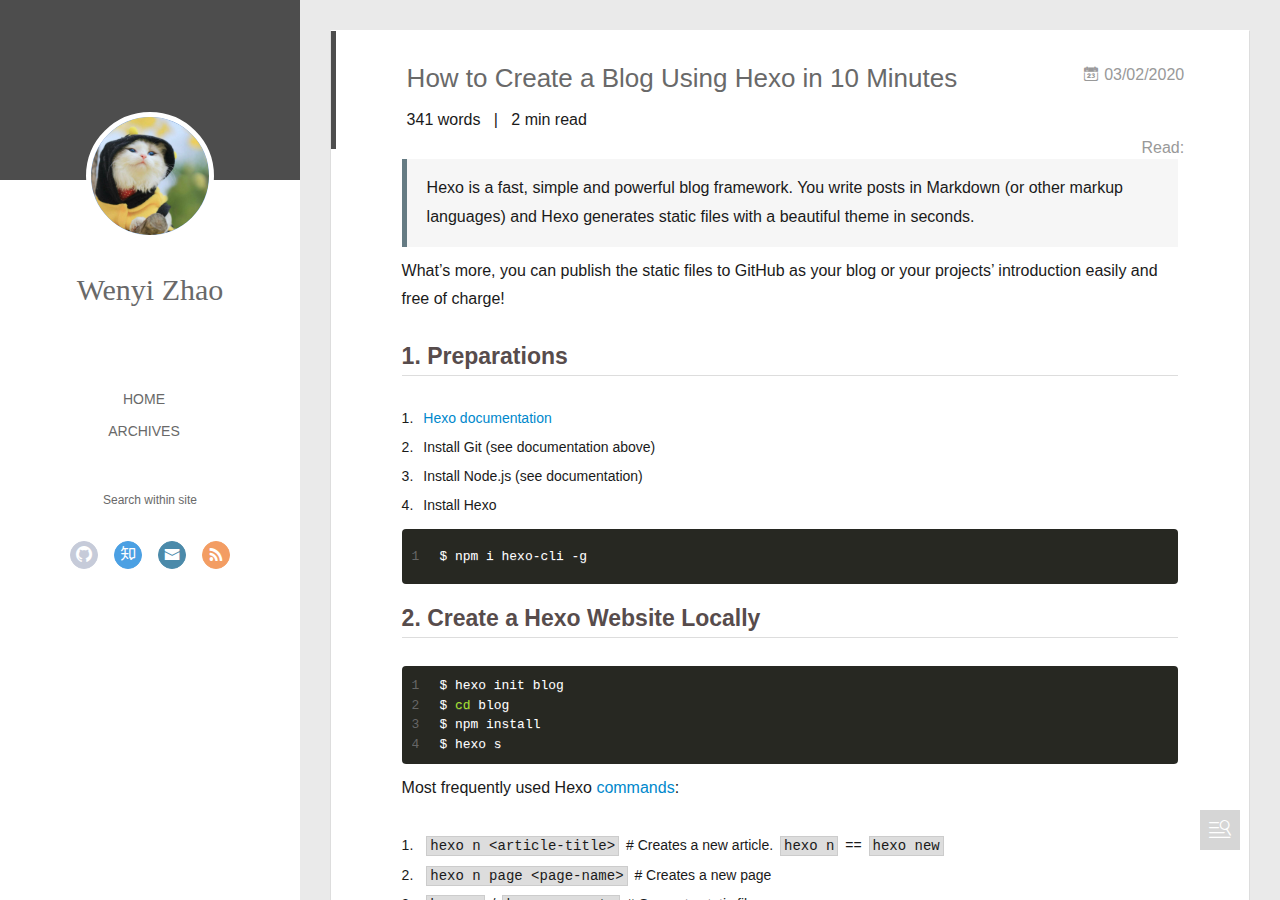
<file: 2020-02-03/how-to-create-a-blog-using-Hexo-in-10-minutes/index.html>
<!DOCTYPE html>
<html>
<head>
  <meta charset="utf-8">
  
  <meta name="renderer" content="webkit">
  <meta http-equiv="X-UA-Compatible" content="IE=edge">
  <link rel="dns-prefetch" href="http://wenyizhao.me">
  <title>How to Create a Blog Using Hexo in 10 Minutes | Wenyi&#39;s Blog</title>
  <meta name="viewport" content="width=device-width, initial-scale=1, maximum-scale=1">
  <meta name="google-site-verification" content="0gbCiByppQycxFXGOUd3hou3pCEvScV86ofMcI6QNX4">
  <meta name="google-site-verification" content="U2SsXpjFoDsXxFmBJR4H_iJ2ax3L5Cs08pcSqbMXcs8">
  <meta name="description" content="Hexo is a fast, simple and powerful blog framework. You write posts in Markdown (or other markup languages) and Hexo generates static files with a beautiful theme in seconds.  What’s more, you can pu">
<meta property="og:type" content="article">
<meta property="og:title" content="How to Create a Blog Using Hexo in 10 Minutes">
<meta property="og:url" content="http://wenyizhao.me/2020-02-03/how-to-create-a-blog-using-Hexo-in-10-minutes/index.html">
<meta property="og:site_name" content="Wenyi&#39;s Blog">
<meta property="og:description" content="Hexo is a fast, simple and powerful blog framework. You write posts in Markdown (or other markup languages) and Hexo generates static files with a beautiful theme in seconds.  What’s more, you can pu">
<meta property="og:locale" content="en_US">
<meta property="article:published_time" content="2020-02-03T08:43:43.000Z">
<meta property="article:modified_time" content="2020-02-08T07:37:14.552Z">
<meta property="article:author" content="Wenyi Zhao">
<meta property="article:tag" content="Wenyi Zhao">
<meta property="article:tag" content=" Melbourne software developer">
<meta property="article:tag" content=" full stack developer">
<meta name="twitter:card" content="summary">
  
    <link rel="alternative" href="/atom.xml" title="Wenyi&#39;s Blog" type="application/atom+xml">
  
  
    <link rel="icon" href="/img/favicon.png">
  
  <link rel="stylesheet" type="text/css" href="/./main.0cf68a.css">
  <style type="text/css">
  
    #container.show {
      background: linear-gradient(200deg,#a0cfe4,#e8c37e);
    }
  </style>
  

  

<meta name="generator" content="Hexo 4.2.0"></head>
</html>
<body>
  <div id="container" q-class="show:isCtnShow">
    <canvas id="anm-canvas" class="anm-canvas"></canvas>
    <div class="left-col" q-class="show:isShow">
      
<div class="overlay" style="background: #4d4d4d"></div>
<div class="intrude-less">
	<header id="header" class="inner">
		<a href="/" class="profilepic">
			<img src="/img/avatar.jpg" class="js-avatar">
		</a>
		<hgroup>
		  <h1 class="header-author"><a href="/">Wenyi Zhao</a></h1>
		</hgroup>
		

		<nav class="header-menu">
			<ul>
			
				<li><a href="/">Home</a></li>
	        
				<li><a href="/archives">Archives</a></li>
	        
			</ul>
		</nav>
		<nav class="header-smart-menu">
    		
    			
    			<a q-on="click: openSlider(e, 'innerArchive')" href="javascript:void(0)">Search within site</a>
    			
            
    			
            
    			
            
		</nav>
		<nav class="header-nav">
			<div class="social">
				
					<a class="github" target="_blank" href="https://github.com/PeggyZWY" title="github" rel="external nofollow noopener noreferrer"><i class="icon-github"></i></a>
		        
					<a class="zhihu" target="_blank" href="https://www.zhihu.com/people/mu-qing-huan" title="zhihu" rel="external nofollow noopener noreferrer"><i class="icon-zhihu"></i></a>
		        
					<a class="mail" target="_blank" href="mailto:wynne.wenyizhao@gmail.com" title="mail" rel="external nofollow noopener noreferrer"><i class="icon-mail"></i></a>
		        
					<a class="rss" target="_blank" href="/atom.xml" title="rss"><i class="icon-rss"></i></a>
		        
			</div>
		</nav>
	</header>		
</div>

    </div>
    <div class="mid-col" q-class="show:isShow,hide:isShow|isFalse">
      
<nav id="mobile-nav">
  	<div class="overlay js-overlay" style="background: #4d4d4d"></div>
	<div class="btnctn js-mobile-btnctn">
  		<div class="slider-trigger list" q-on="click: openSlider(e)"><i class="icon icon-sort"></i></div>
	</div>
	<div class="intrude-less">
		<header id="header" class="inner">
			<div class="profilepic">
				<img src="/img/avatar.jpg" class="js-avatar">
			</div>
			<hgroup>
			  <h1 class="header-author js-header-author">Wenyi Zhao</h1>
			</hgroup>
			
			
			
				
			
				
			
			
			
			<nav class="header-nav">
				<div class="social">
					
						<a class="github" target="_blank" href="https://github.com/PeggyZWY" title="github" rel="external nofollow noopener noreferrer"><i class="icon-github"></i></a>
			        
						<a class="zhihu" target="_blank" href="https://www.zhihu.com/people/mu-qing-huan" title="zhihu" rel="external nofollow noopener noreferrer"><i class="icon-zhihu"></i></a>
			        
						<a class="mail" target="_blank" href="mailto:wynne.wenyizhao@gmail.com" title="mail" rel="external nofollow noopener noreferrer"><i class="icon-mail"></i></a>
			        
						<a class="rss" target="_blank" href="/atom.xml" title="rss"><i class="icon-rss"></i></a>
			        
				</div>
			</nav>

			<nav class="header-menu js-header-menu">
				<ul style="width: 50%">
				
				
					<li style="width: 50%"><a href="/">Home</a></li>
		        
					<li style="width: 50%"><a href="/archives">Archives</a></li>
		        
				</ul>
			</nav>
		</header>				
	</div>
	<div class="mobile-mask" style="display:none" q-show="isShow"></div>
</nav>

      <div id="wrapper" class="body-wrap">
        <div class="menu-l">
          <div class="canvas-wrap">
            <canvas data-colors="#eaeaea" data-sectionheight="100" data-contentid="js-content" id="myCanvas1" class="anm-canvas"></canvas>
          </div>
          <div id="js-content" class="content-ll">
            <article id="post-how-to-create-a-blog-using-Hexo-in-10-minutes" class="article article-type-post " itemscope itemprop="blogPost">
  <div class="article-inner">
    
      <header class="article-header">
        
  
    <h1 class="article-title" itemprop="name">
      How to Create a Blog Using Hexo in 10 Minutes
    </h1>
  

        
        <a href="/2020-02-03/how-to-create-a-blog-using-Hexo-in-10-minutes/" class="archive-article-date">
  	<time datetime="2020-02-03T08:43:43.000Z" itemprop="datePublished"><i class="icon-calendar icon"></i>03/02/2020</time>
</a>
        
        
        <!-- 开始添加字数统计-->
        
          <div style="margin-top:10px;">
  <span class="post-time">
    <span class="post-meta-item-icon">
      <i class="fa fa-keyboard-o"></i>
      <span class="post-count">341 words</span>
    </span>
  </span>

  <span class="post-time">
    &nbsp; | &nbsp;
    <span class="post-meta-item-icon">
      <i class="fa fa-hourglass-half"></i>
      <span class="post-count">2 min read</span>
    </span>
  </span>
</div>
        
        <!-- 添加完成 -->

        
          <span class="archive-article-date">
              Read: <span id="busuanzi_value_page_pv"></span>
          </span>
        
      </header>
    
    <div class="article-entry" itemprop="articleBody">
      
        <blockquote>
<p>Hexo is a fast, simple and powerful blog framework. You write posts in Markdown (or other markup languages) and Hexo generates static files with a beautiful theme in seconds.</p>
</blockquote>
<p>What’s more, you can publish the static files to GitHub as your blog or your projects’ introduction easily and free of charge!</p>
<a id="more"></a>

<h2 id="1-Preparations"><a href="#1-Preparations" class="headerlink" title="1. Preparations"></a>1. Preparations</h2><ol>
<li><a href="https://hexo.io/docs/" target="_blank" rel="external nofollow noopener noreferrer">Hexo documentation</a></li>
<li>Install Git (see documentation above)</li>
<li>Install Node.js (see documentation)</li>
<li>Install Hexo </li>
</ol>
<figure class="highlight bash"><table><tr><td class="gutter"><pre><span class="line">1</span><br></pre></td><td class="code"><pre><span class="line">$ npm i hexo-cli -g</span><br></pre></td></tr></table></figure>

<h2 id="2-Create-a-Hexo-Website-Locally"><a href="#2-Create-a-Hexo-Website-Locally" class="headerlink" title="2. Create a Hexo Website Locally"></a>2. Create a Hexo Website Locally</h2><figure class="highlight bash"><table><tr><td class="gutter"><pre><span class="line">1</span><br><span class="line">2</span><br><span class="line">3</span><br><span class="line">4</span><br></pre></td><td class="code"><pre><span class="line">$ hexo init blog</span><br><span class="line">$ <span class="built_in">cd</span> blog</span><br><span class="line">$ npm install</span><br><span class="line">$ hexo s</span><br></pre></td></tr></table></figure>

<p>Most frequently used Hexo <a href="https://hexo.io/docs/commands.html" target="_blank" rel="external nofollow noopener noreferrer">commands</a>:  </p>
<ol>
<li><code>hexo n &lt;article-title&gt;</code> # Creates a new article. <code>hexo n</code> == <code>hexo new</code>  </li>
<li><code>hexo n page &lt;page-name&gt;</code> # Creates a new page  </li>
<li><code>hexo g</code> / <code>hexo generate</code> # Generate static files  </li>
<li><code>hexo s</code> / <code>hexo server</code> # Start a local server. It will watch for changes automatically.  </li>
<li><code>hexo d</code> / <code>hexo deploy</code></li>
<li><code>hexo clean</code> # Cleans the cache file (<code>db.json</code>) and generated files (<code>public</code>).</li>
</ol>
<h2 id="3-Change-Theme"><a href="#3-Change-Theme" class="headerlink" title="3. Change Theme"></a>3. Change Theme</h2><p>Take theme <code>yilia</code> for example:  </p>
<ol>
<li>Install theme under root directory (<code>blog/</code>):  <figure class="highlight bash"><table><tr><td class="gutter"><pre><span class="line">1</span><br></pre></td><td class="code"><pre><span class="line">$ git <span class="built_in">clone</span> https://github.com/litten/hexo-theme-yilia.git themes/yilia</span><br></pre></td></tr></table></figure></li>
<li>Change configuration under the root _config.yml (<code>blog/_config.yml)</code>:<figure class="highlight avrasm"><table><tr><td class="gutter"><pre><span class="line">1</span><br></pre></td><td class="code"><pre><span class="line"><span class="symbol">theme:</span> yilia</span><br></pre></td></tr></table></figure>

</li>
</ol>
<h2 id="4-Write-Your-First-Blog"><a href="#4-Write-Your-First-Blog" class="headerlink" title="4. Write Your First Blog"></a>4. Write Your First Blog</h2><figure class="highlight bash"><table><tr><td class="gutter"><pre><span class="line">1</span><br></pre></td><td class="code"><pre><span class="line">$ hexo n <span class="string">"my first blog"</span></span><br></pre></td></tr></table></figure>
<p>There will be a markdown file under <code>blog/source/_posts</code> after this command. Use <a href="https://www.markdownguide.org/basic-syntax/" target="_blank" rel="external nofollow noopener noreferrer">markdown syntax</a> to write articles.  </p>
<p>After writing, start server locally and open in browser to view effect:  </p>
<figure class="highlight bash"><table><tr><td class="gutter"><pre><span class="line">1</span><br></pre></td><td class="code"><pre><span class="line">$ hexo s</span><br></pre></td></tr></table></figure>

<h2 id="5-Deploy-to-GitHub"><a href="#5-Deploy-to-GitHub" class="headerlink" title="5. Deploy to GitHub"></a>5. Deploy to GitHub</h2><h3 id="5-1-Preparations"><a href="#5-1-Preparations" class="headerlink" title="5.1 Preparations"></a>5.1 Preparations</h3><ol>
<li>Sign up a GitHub account  </li>
<li>Create a repository named as <code>&lt;account-name&gt;.github.io</code></li>
<li>Install <figure class="highlight bash"><table><tr><td class="gutter"><pre><span class="line">1</span><br><span class="line">2</span><br></pre></td><td class="code"><pre><span class="line">$ npm i hexo --save</span><br><span class="line">$ npm i hexo-deployer-git --save</span><br></pre></td></tr></table></figure>

</li>
</ol>
<h3 id="5-2-Configure-Deploy-Info-Under-Root-config-yml"><a href="#5-2-Configure-Deploy-Info-Under-Root-config-yml" class="headerlink" title="5.2 Configure Deploy Info Under Root _config.yml"></a>5.2 Configure Deploy Info Under Root _config.yml</h3><figure class="highlight bash"><table><tr><td class="gutter"><pre><span class="line">1</span><br><span class="line">2</span><br><span class="line">3</span><br><span class="line">4</span><br><span class="line">5</span><br><span class="line">6</span><br></pre></td><td class="code"><pre><span class="line"><span class="comment"># Deployment</span></span><br><span class="line"><span class="comment">## Docs: https://hexo.io/docs/deployment.html</span></span><br><span class="line">deploy:</span><br><span class="line">  <span class="built_in">type</span>: git</span><br><span class="line">  repository: https://github.com/&lt;account-name&gt;/&lt;account-name&gt;.github.io.git</span><br><span class="line">  branch: master</span><br></pre></td></tr></table></figure>

<h3 id="5-3-Push-to-GitHub"><a href="#5-3-Push-to-GitHub" class="headerlink" title="5.3 Push to GitHub"></a>5.3 Push to GitHub</h3><figure class="highlight bash"><table><tr><td class="gutter"><pre><span class="line">1</span><br></pre></td><td class="code"><pre><span class="line">$ hexo clean &amp;&amp; hexo g &amp;&amp; hexo d</span><br></pre></td></tr></table></figure>

<p>Then, open <code>https://&lt;account-name&gt;.github.io/</code>, everyone can see your website made in 10 minutes!</p>

      

      
    </div>
    <div class="article-info article-info-index">
      
      
      
	<div class="article-category tagcloud">
		<i class="icon-book icon"></i>
		<ul class="article-tag-list">
			 
        		<li class="article-tag-list-item">
        			<a href="/categories/front-end//" class="article-tag-list-link color5">front end</a>
        		</li>
      		
		</ul>
	</div>


      

      
      <div class="clearfix"></div>
    </div>
  </div>
</article>

  
<nav id="article-nav">
  
    <a href="/2020-02-08/how-to-deploy-react-app-to-github-pages-with-travis-ci/" id="article-nav-newer" class="article-nav-link-wrap">
      <i class="icon-circle-left"></i>
      <div class="article-nav-title">
        
          How to Deploy React App to GitHub Pages With Travis CI
        
      </div>
    </a>
  
  
</nav>


<aside class="wrap-side-operation">
    <div class="mod-side-operation">
        
        <div class="jump-container" id="js-jump-container" style="display:none;">
            <a href="javascript:void(0)" class="mod-side-operation__jump-to-top">
                <i class="icon-font icon-back"></i>
            </a>
            <div id="js-jump-plan-container" class="jump-plan-container" style="top: -11px;">
                <i class="icon-font icon-plane jump-plane"></i>
            </div>
        </div>
        
        
        <div class="toc-container tooltip-left">
            <i class="icon-font icon-category"></i>
            <div class="tooltip tooltip-east">
                <span class="tooltip-item">
                </span>
                <span class="tooltip-content">
                    <div class="toc-article">
                    <ol class="toc"><li class="toc-item toc-level-2"><a class="toc-link" href="#1-Preparations"><span class="toc-number">1.</span> <span class="toc-text">1. Preparations</span></a></li><li class="toc-item toc-level-2"><a class="toc-link" href="#2-Create-a-Hexo-Website-Locally"><span class="toc-number">2.</span> <span class="toc-text">2. Create a Hexo Website Locally</span></a></li><li class="toc-item toc-level-2"><a class="toc-link" href="#3-Change-Theme"><span class="toc-number">3.</span> <span class="toc-text">3. Change Theme</span></a></li><li class="toc-item toc-level-2"><a class="toc-link" href="#4-Write-Your-First-Blog"><span class="toc-number">4.</span> <span class="toc-text">4. Write Your First Blog</span></a></li><li class="toc-item toc-level-2"><a class="toc-link" href="#5-Deploy-to-GitHub"><span class="toc-number">5.</span> <span class="toc-text">5. Deploy to GitHub</span></a><ol class="toc-child"><li class="toc-item toc-level-3"><a class="toc-link" href="#5-1-Preparations"><span class="toc-number">5.1.</span> <span class="toc-text">5.1 Preparations</span></a></li><li class="toc-item toc-level-3"><a class="toc-link" href="#5-2-Configure-Deploy-Info-Under-Root-config-yml"><span class="toc-number">5.2.</span> <span class="toc-text">5.2 Configure Deploy Info Under Root _config.yml</span></a></li><li class="toc-item toc-level-3"><a class="toc-link" href="#5-3-Push-to-GitHub"><span class="toc-number">5.3.</span> <span class="toc-text">5.3 Push to GitHub</span></a></li></ol></li></ol>
                    </div>
                </span>
            </div>
        </div>
        
    </div>
</aside>



  
  
  

  

  
    <section id="comments">
      <div id="disqus_thread"></div>
        <script type="text/javascript">
        /* * * CONFIGURATION VARIABLES: EDIT BEFORE PASTING INTO YOUR WEBPAGE * * */
        var disqus_shortname = 'true'; // required: replace example with your forum shortname

        /* * * DON'T EDIT BELOW THIS LINE * * */
        (function() {
          var dsq = document.createElement('script'); dsq.type = 'text/javascript'; dsq.async = true;
          dsq.src = '//' + disqus_shortname + '.disqus.com/embed.js';
          (document.getElementsByTagName('head')[0] || document.getElementsByTagName('body')[0]).appendChild(dsq);
        })();
      </script>
      <noscript>Please enable JavaScript to view the <a href="https://disqus.com/?ref_noscript" target="_blank" rel="external nofollow noopener noreferrer">comments powered by Disqus.</a></noscript>
    </section>
  

  


          </div>
        </div>
      </div>
      <footer id="footer">
  <div class="outer">
    <div id="footer-info">
    	<div class="footer-left">
    		&copy; 2020 Wenyi Zhao
    	</div>
      	<div class="footer-right">
      		<script async src="//busuanzi.ibruce.info/busuanzi/2.3/busuanzi.pure.mini.js"></script>
      		<span id="busuanzi_container_site_pv">
						All visits: <span id="busuanzi_value_site_pv"></span>
					</span>
					<span class="post-meta-divider">|</span>
					<span id="busuanzi_container_site_uv">
						All visitors: <span id="busuanzi_value_site_uv"></span>
					</span>
      	</div>
    </div>
  </div>
</footer>

<!--页面点击小红心-->
<script type="text/javascript" src="/love.js"></script>

    </div>
    <script>
	var yiliaConfig = {
		mathjax: true,
		isHome: false,
		isPost: true,
		isArchive: false,
		isTag: false,
		isCategory: false,
		open_in_new: false,
		toc_hide_index: true,
		root: "/",
		innerArchive: true,
		showTags: false
	}
</script>

<script>!function(t){function n(e){if(r[e])return r[e].exports;var i=r[e]={exports:{},id:e,loaded:!1};return t[e].call(i.exports,i,i.exports,n),i.loaded=!0,i.exports}var r={};n.m=t,n.c=r,n.p="./",n(0)}([function(t,n,r){r(195),t.exports=r(191)},function(t,n,r){var e=r(3),i=r(52),o=r(27),u=r(28),c=r(53),f="prototype",a=function(t,n,r){var s,l,h,v,p=t&a.F,d=t&a.G,y=t&a.S,g=t&a.P,b=t&a.B,m=d?e:y?e[n]||(e[n]={}):(e[n]||{})[f],x=d?i:i[n]||(i[n]={}),w=x[f]||(x[f]={});d&&(r=n);for(s in r)l=!p&&m&&void 0!==m[s],h=(l?m:r)[s],v=b&&l?c(h,e):g&&"function"==typeof h?c(Function.call,h):h,m&&u(m,s,h,t&a.U),x[s]!=h&&o(x,s,v),g&&w[s]!=h&&(w[s]=h)};e.core=i,a.F=1,a.G=2,a.S=4,a.P=8,a.B=16,a.W=32,a.U=64,a.R=128,t.exports=a},function(t,n,r){var e=r(6);t.exports=function(t){if(!e(t))throw TypeError(t+" is not an object!");return t}},function(t,n){var r=t.exports="undefined"!=typeof window&&window.Math==Math?window:"undefined"!=typeof self&&self.Math==Math?self:Function("return this")();"number"==typeof __g&&(__g=r)},function(t,n){t.exports=function(t){try{return!!t()}catch(t){return!0}}},function(t,n){var r=t.exports="undefined"!=typeof window&&window.Math==Math?window:"undefined"!=typeof self&&self.Math==Math?self:Function("return this")();"number"==typeof __g&&(__g=r)},function(t,n){t.exports=function(t){return"object"==typeof t?null!==t:"function"==typeof t}},function(t,n,r){var e=r(126)("wks"),i=r(76),o=r(3).Symbol,u="function"==typeof o;(t.exports=function(t){return e[t]||(e[t]=u&&o[t]||(u?o:i)("Symbol."+t))}).store=e},function(t,n){var r={}.hasOwnProperty;t.exports=function(t,n){return r.call(t,n)}},function(t,n,r){var e=r(94),i=r(33);t.exports=function(t){return e(i(t))}},function(t,n,r){t.exports=!r(4)(function(){return 7!=Object.defineProperty({},"a",{get:function(){return 7}}).a})},function(t,n,r){var e=r(2),i=r(167),o=r(50),u=Object.defineProperty;n.f=r(10)?Object.defineProperty:function(t,n,r){if(e(t),n=o(n,!0),e(r),i)try{return u(t,n,r)}catch(t){}if("get"in r||"set"in r)throw TypeError("Accessors not supported!");return"value"in r&&(t[n]=r.value),t}},function(t,n,r){t.exports=!r(18)(function(){return 7!=Object.defineProperty({},"a",{get:function(){return 7}}).a})},function(t,n,r){var e=r(14),i=r(22);t.exports=r(12)?function(t,n,r){return e.f(t,n,i(1,r))}:function(t,n,r){return t[n]=r,t}},function(t,n,r){var e=r(20),i=r(58),o=r(42),u=Object.defineProperty;n.f=r(12)?Object.defineProperty:function(t,n,r){if(e(t),n=o(n,!0),e(r),i)try{return u(t,n,r)}catch(t){}if("get"in r||"set"in r)throw TypeError("Accessors not supported!");return"value"in r&&(t[n]=r.value),t}},function(t,n,r){var e=r(40)("wks"),i=r(23),o=r(5).Symbol,u="function"==typeof o;(t.exports=function(t){return e[t]||(e[t]=u&&o[t]||(u?o:i)("Symbol."+t))}).store=e},function(t,n,r){var e=r(67),i=Math.min;t.exports=function(t){return t>0?i(e(t),9007199254740991):0}},function(t,n,r){var e=r(46);t.exports=function(t){return Object(e(t))}},function(t,n){t.exports=function(t){try{return!!t()}catch(t){return!0}}},function(t,n,r){var e=r(63),i=r(34);t.exports=Object.keys||function(t){return e(t,i)}},function(t,n,r){var e=r(21);t.exports=function(t){if(!e(t))throw TypeError(t+" is not an object!");return t}},function(t,n){t.exports=function(t){return"object"==typeof t?null!==t:"function"==typeof t}},function(t,n){t.exports=function(t,n){return{enumerable:!(1&t),configurable:!(2&t),writable:!(4&t),value:n}}},function(t,n){var r=0,e=Math.random();t.exports=function(t){return"Symbol(".concat(void 0===t?"":t,")_",(++r+e).toString(36))}},function(t,n){var r={}.hasOwnProperty;t.exports=function(t,n){return r.call(t,n)}},function(t,n){var r=t.exports={version:"2.4.0"};"number"==typeof __e&&(__e=r)},function(t,n){t.exports=function(t){if("function"!=typeof t)throw TypeError(t+" is not a function!");return t}},function(t,n,r){var e=r(11),i=r(66);t.exports=r(10)?function(t,n,r){return e.f(t,n,i(1,r))}:function(t,n,r){return t[n]=r,t}},function(t,n,r){var e=r(3),i=r(27),o=r(24),u=r(76)("src"),c="toString",f=Function[c],a=(""+f).split(c);r(52).inspectSource=function(t){return f.call(t)},(t.exports=function(t,n,r,c){var f="function"==typeof r;f&&(o(r,"name")||i(r,"name",n)),t[n]!==r&&(f&&(o(r,u)||i(r,u,t[n]?""+t[n]:a.join(String(n)))),t===e?t[n]=r:c?t[n]?t[n]=r:i(t,n,r):(delete t[n],i(t,n,r)))})(Function.prototype,c,function(){return"function"==typeof this&&this[u]||f.call(this)})},function(t,n,r){var e=r(1),i=r(4),o=r(46),u=function(t,n,r,e){var i=String(o(t)),u="<"+n;return""!==r&&(u+=" "+r+'="'+String(e).replace(/"/g,"&quot;")+'"'),u+">"+i+"</"+n+">"};t.exports=function(t,n){var r={};r[t]=n(u),e(e.P+e.F*i(function(){var n=""[t]('"');return n!==n.toLowerCase()||n.split('"').length>3}),"String",r)}},function(t,n,r){var e=r(115),i=r(46);t.exports=function(t){return e(i(t))}},function(t,n,r){var e=r(116),i=r(66),o=r(30),u=r(50),c=r(24),f=r(167),a=Object.getOwnPropertyDescriptor;n.f=r(10)?a:function(t,n){if(t=o(t),n=u(n,!0),f)try{return a(t,n)}catch(t){}if(c(t,n))return i(!e.f.call(t,n),t[n])}},function(t,n,r){var e=r(24),i=r(17),o=r(145)("IE_PROTO"),u=Object.prototype;t.exports=Object.getPrototypeOf||function(t){return t=i(t),e(t,o)?t[o]:"function"==typeof t.constructor&&t instanceof t.constructor?t.constructor.prototype:t instanceof Object?u:null}},function(t,n){t.exports=function(t){if(void 0==t)throw TypeError("Can't call method on  "+t);return t}},function(t,n){t.exports="constructor,hasOwnProperty,isPrototypeOf,propertyIsEnumerable,toLocaleString,toString,valueOf".split(",")},function(t,n){t.exports={}},function(t,n){t.exports=!0},function(t,n){n.f={}.propertyIsEnumerable},function(t,n,r){var e=r(14).f,i=r(8),o=r(15)("toStringTag");t.exports=function(t,n,r){t&&!i(t=r?t:t.prototype,o)&&e(t,o,{configurable:!0,value:n})}},function(t,n,r){var e=r(40)("keys"),i=r(23);t.exports=function(t){return e[t]||(e[t]=i(t))}},function(t,n,r){var e=r(5),i="__core-js_shared__",o=e[i]||(e[i]={});t.exports=function(t){return o[t]||(o[t]={})}},function(t,n){var r=Math.ceil,e=Math.floor;t.exports=function(t){return isNaN(t=+t)?0:(t>0?e:r)(t)}},function(t,n,r){var e=r(21);t.exports=function(t,n){if(!e(t))return t;var r,i;if(n&&"function"==typeof(r=t.toString)&&!e(i=r.call(t)))return i;if("function"==typeof(r=t.valueOf)&&!e(i=r.call(t)))return i;if(!n&&"function"==typeof(r=t.toString)&&!e(i=r.call(t)))return i;throw TypeError("Can't convert object to primitive value")}},function(t,n,r){var e=r(5),i=r(25),o=r(36),u=r(44),c=r(14).f;t.exports=function(t){var n=i.Symbol||(i.Symbol=o?{}:e.Symbol||{});"_"==t.charAt(0)||t in n||c(n,t,{value:u.f(t)})}},function(t,n,r){n.f=r(15)},function(t,n){var r={}.toString;t.exports=function(t){return r.call(t).slice(8,-1)}},function(t,n){t.exports=function(t){if(void 0==t)throw TypeError("Can't call method on  "+t);return t}},function(t,n,r){var e=r(4);t.exports=function(t,n){return!!t&&e(function(){n?t.call(null,function(){},1):t.call(null)})}},function(t,n,r){var e=r(53),i=r(115),o=r(17),u=r(16),c=r(203);t.exports=function(t,n){var r=1==t,f=2==t,a=3==t,s=4==t,l=6==t,h=5==t||l,v=n||c;return function(n,c,p){for(var d,y,g=o(n),b=i(g),m=e(c,p,3),x=u(b.length),w=0,S=r?v(n,x):f?v(n,0):void 0;x>w;w++)if((h||w in b)&&(d=b[w],y=m(d,w,g),t))if(r)S[w]=y;else if(y)switch(t){case 3:return!0;case 5:return d;case 6:return w;case 2:S.push(d)}else if(s)return!1;return l?-1:a||s?s:S}}},function(t,n,r){var e=r(1),i=r(52),o=r(4);t.exports=function(t,n){var r=(i.Object||{})[t]||Object[t],u={};u[t]=n(r),e(e.S+e.F*o(function(){r(1)}),"Object",u)}},function(t,n,r){var e=r(6);t.exports=function(t,n){if(!e(t))return t;var r,i;if(n&&"function"==typeof(r=t.toString)&&!e(i=r.call(t)))return i;if("function"==typeof(r=t.valueOf)&&!e(i=r.call(t)))return i;if(!n&&"function"==typeof(r=t.toString)&&!e(i=r.call(t)))return i;throw TypeError("Can't convert object to primitive value")}},function(t,n,r){var e=r(5),i=r(25),o=r(91),u=r(13),c="prototype",f=function(t,n,r){var a,s,l,h=t&f.F,v=t&f.G,p=t&f.S,d=t&f.P,y=t&f.B,g=t&f.W,b=v?i:i[n]||(i[n]={}),m=b[c],x=v?e:p?e[n]:(e[n]||{})[c];v&&(r=n);for(a in r)(s=!h&&x&&void 0!==x[a])&&a in b||(l=s?x[a]:r[a],b[a]=v&&"function"!=typeof x[a]?r[a]:y&&s?o(l,e):g&&x[a]==l?function(t){var n=function(n,r,e){if(this instanceof t){switch(arguments.length){case 0:return new t;case 1:return new t(n);case 2:return new t(n,r)}return new t(n,r,e)}return t.apply(this,arguments)};return n[c]=t[c],n}(l):d&&"function"==typeof l?o(Function.call,l):l,d&&((b.virtual||(b.virtual={}))[a]=l,t&f.R&&m&&!m[a]&&u(m,a,l)))};f.F=1,f.G=2,f.S=4,f.P=8,f.B=16,f.W=32,f.U=64,f.R=128,t.exports=f},function(t,n){var r=t.exports={version:"2.4.0"};"number"==typeof __e&&(__e=r)},function(t,n,r){var e=r(26);t.exports=function(t,n,r){if(e(t),void 0===n)return t;switch(r){case 1:return function(r){return t.call(n,r)};case 2:return function(r,e){return t.call(n,r,e)};case 3:return function(r,e,i){return t.call(n,r,e,i)}}return function(){return t.apply(n,arguments)}}},function(t,n,r){var e=r(183),i=r(1),o=r(126)("metadata"),u=o.store||(o.store=new(r(186))),c=function(t,n,r){var i=u.get(t);if(!i){if(!r)return;u.set(t,i=new e)}var o=i.get(n);if(!o){if(!r)return;i.set(n,o=new e)}return o},f=function(t,n,r){var e=c(n,r,!1);return void 0!==e&&e.has(t)},a=function(t,n,r){var e=c(n,r,!1);return void 0===e?void 0:e.get(t)},s=function(t,n,r,e){c(r,e,!0).set(t,n)},l=function(t,n){var r=c(t,n,!1),e=[];return r&&r.forEach(function(t,n){e.push(n)}),e},h=function(t){return void 0===t||"symbol"==typeof t?t:String(t)},v=function(t){i(i.S,"Reflect",t)};t.exports={store:u,map:c,has:f,get:a,set:s,keys:l,key:h,exp:v}},function(t,n,r){"use strict";if(r(10)){var e=r(69),i=r(3),o=r(4),u=r(1),c=r(127),f=r(152),a=r(53),s=r(68),l=r(66),h=r(27),v=r(73),p=r(67),d=r(16),y=r(75),g=r(50),b=r(24),m=r(180),x=r(114),w=r(6),S=r(17),_=r(137),O=r(70),E=r(32),P=r(71).f,j=r(154),F=r(76),M=r(7),A=r(48),N=r(117),T=r(146),I=r(155),k=r(80),L=r(123),R=r(74),C=r(130),D=r(160),U=r(11),W=r(31),G=U.f,B=W.f,V=i.RangeError,z=i.TypeError,q=i.Uint8Array,K="ArrayBuffer",J="Shared"+K,Y="BYTES_PER_ELEMENT",H="prototype",$=Array[H],X=f.ArrayBuffer,Q=f.DataView,Z=A(0),tt=A(2),nt=A(3),rt=A(4),et=A(5),it=A(6),ot=N(!0),ut=N(!1),ct=I.values,ft=I.keys,at=I.entries,st=$.lastIndexOf,lt=$.reduce,ht=$.reduceRight,vt=$.join,pt=$.sort,dt=$.slice,yt=$.toString,gt=$.toLocaleString,bt=M("iterator"),mt=M("toStringTag"),xt=F("typed_constructor"),wt=F("def_constructor"),St=c.CONSTR,_t=c.TYPED,Ot=c.VIEW,Et="Wrong length!",Pt=A(1,function(t,n){return Tt(T(t,t[wt]),n)}),jt=o(function(){return 1===new q(new Uint16Array([1]).buffer)[0]}),Ft=!!q&&!!q[H].set&&o(function(){new q(1).set({})}),Mt=function(t,n){if(void 0===t)throw z(Et);var r=+t,e=d(t);if(n&&!m(r,e))throw V(Et);return e},At=function(t,n){var r=p(t);if(r<0||r%n)throw V("Wrong offset!");return r},Nt=function(t){if(w(t)&&_t in t)return t;throw z(t+" is not a typed array!")},Tt=function(t,n){if(!(w(t)&&xt in t))throw z("It is not a typed array constructor!");return new t(n)},It=function(t,n){return kt(T(t,t[wt]),n)},kt=function(t,n){for(var r=0,e=n.length,i=Tt(t,e);e>r;)i[r]=n[r++];return i},Lt=function(t,n,r){G(t,n,{get:function(){return this._d[r]}})},Rt=function(t){var n,r,e,i,o,u,c=S(t),f=arguments.length,s=f>1?arguments[1]:void 0,l=void 0!==s,h=j(c);if(void 0!=h&&!_(h)){for(u=h.call(c),e=[],n=0;!(o=u.next()).done;n++)e.push(o.value);c=e}for(l&&f>2&&(s=a(s,arguments[2],2)),n=0,r=d(c.length),i=Tt(this,r);r>n;n++)i[n]=l?s(c[n],n):c[n];return i},Ct=function(){for(var t=0,n=arguments.length,r=Tt(this,n);n>t;)r[t]=arguments[t++];return r},Dt=!!q&&o(function(){gt.call(new q(1))}),Ut=function(){return gt.apply(Dt?dt.call(Nt(this)):Nt(this),arguments)},Wt={copyWithin:function(t,n){return D.call(Nt(this),t,n,arguments.length>2?arguments[2]:void 0)},every:function(t){return rt(Nt(this),t,arguments.length>1?arguments[1]:void 0)},fill:function(t){return C.apply(Nt(this),arguments)},filter:function(t){return It(this,tt(Nt(this),t,arguments.length>1?arguments[1]:void 0))},find:function(t){return et(Nt(this),t,arguments.length>1?arguments[1]:void 0)},findIndex:function(t){return it(Nt(this),t,arguments.length>1?arguments[1]:void 0)},forEach:function(t){Z(Nt(this),t,arguments.length>1?arguments[1]:void 0)},indexOf:function(t){return ut(Nt(this),t,arguments.length>1?arguments[1]:void 0)},includes:function(t){return ot(Nt(this),t,arguments.length>1?arguments[1]:void 0)},join:function(t){return vt.apply(Nt(this),arguments)},lastIndexOf:function(t){return st.apply(Nt(this),arguments)},map:function(t){return Pt(Nt(this),t,arguments.length>1?arguments[1]:void 0)},reduce:function(t){return lt.apply(Nt(this),arguments)},reduceRight:function(t){return ht.apply(Nt(this),arguments)},reverse:function(){for(var t,n=this,r=Nt(n).length,e=Math.floor(r/2),i=0;i<e;)t=n[i],n[i++]=n[--r],n[r]=t;return n},some:function(t){return nt(Nt(this),t,arguments.length>1?arguments[1]:void 0)},sort:function(t){return pt.call(Nt(this),t)},subarray:function(t,n){var r=Nt(this),e=r.length,i=y(t,e);return new(T(r,r[wt]))(r.buffer,r.byteOffset+i*r.BYTES_PER_ELEMENT,d((void 0===n?e:y(n,e))-i))}},Gt=function(t,n){return It(this,dt.call(Nt(this),t,n))},Bt=function(t){Nt(this);var n=At(arguments[1],1),r=this.length,e=S(t),i=d(e.length),o=0;if(i+n>r)throw V(Et);for(;o<i;)this[n+o]=e[o++]},Vt={entries:function(){return at.call(Nt(this))},keys:function(){return ft.call(Nt(this))},values:function(){return ct.call(Nt(this))}},zt=function(t,n){return w(t)&&t[_t]&&"symbol"!=typeof n&&n in t&&String(+n)==String(n)},qt=function(t,n){return zt(t,n=g(n,!0))?l(2,t[n]):B(t,n)},Kt=function(t,n,r){return!(zt(t,n=g(n,!0))&&w(r)&&b(r,"value"))||b(r,"get")||b(r,"set")||r.configurable||b(r,"writable")&&!r.writable||b(r,"enumerable")&&!r.enumerable?G(t,n,r):(t[n]=r.value,t)};St||(W.f=qt,U.f=Kt),u(u.S+u.F*!St,"Object",{getOwnPropertyDescriptor:qt,defineProperty:Kt}),o(function(){yt.call({})})&&(yt=gt=function(){return vt.call(this)});var Jt=v({},Wt);v(Jt,Vt),h(Jt,bt,Vt.values),v(Jt,{slice:Gt,set:Bt,constructor:function(){},toString:yt,toLocaleString:Ut}),Lt(Jt,"buffer","b"),Lt(Jt,"byteOffset","o"),Lt(Jt,"byteLength","l"),Lt(Jt,"length","e"),G(Jt,mt,{get:function(){return this[_t]}}),t.exports=function(t,n,r,f){f=!!f;var a=t+(f?"Clamped":"")+"Array",l="Uint8Array"!=a,v="get"+t,p="set"+t,y=i[a],g=y||{},b=y&&E(y),m=!y||!c.ABV,S={},_=y&&y[H],j=function(t,r){var e=t._d;return e.v[v](r*n+e.o,jt)},F=function(t,r,e){var i=t._d;f&&(e=(e=Math.round(e))<0?0:e>255?255:255&e),i.v[p](r*n+i.o,e,jt)},M=function(t,n){G(t,n,{get:function(){return j(this,n)},set:function(t){return F(this,n,t)},enumerable:!0})};m?(y=r(function(t,r,e,i){s(t,y,a,"_d");var o,u,c,f,l=0,v=0;if(w(r)){if(!(r instanceof X||(f=x(r))==K||f==J))return _t in r?kt(y,r):Rt.call(y,r);o=r,v=At(e,n);var p=r.byteLength;if(void 0===i){if(p%n)throw V(Et);if((u=p-v)<0)throw V(Et)}else if((u=d(i)*n)+v>p)throw V(Et);c=u/n}else c=Mt(r,!0),u=c*n,o=new X(u);for(h(t,"_d",{b:o,o:v,l:u,e:c,v:new Q(o)});l<c;)M(t,l++)}),_=y[H]=O(Jt),h(_,"constructor",y)):L(function(t){new y(null),new y(t)},!0)||(y=r(function(t,r,e,i){s(t,y,a);var o;return w(r)?r instanceof X||(o=x(r))==K||o==J?void 0!==i?new g(r,At(e,n),i):void 0!==e?new g(r,At(e,n)):new g(r):_t in r?kt(y,r):Rt.call(y,r):new g(Mt(r,l))}),Z(b!==Function.prototype?P(g).concat(P(b)):P(g),function(t){t in y||h(y,t,g[t])}),y[H]=_,e||(_.constructor=y));var A=_[bt],N=!!A&&("values"==A.name||void 0==A.name),T=Vt.values;h(y,xt,!0),h(_,_t,a),h(_,Ot,!0),h(_,wt,y),(f?new y(1)[mt]==a:mt in _)||G(_,mt,{get:function(){return a}}),S[a]=y,u(u.G+u.W+u.F*(y!=g),S),u(u.S,a,{BYTES_PER_ELEMENT:n,from:Rt,of:Ct}),Y in _||h(_,Y,n),u(u.P,a,Wt),R(a),u(u.P+u.F*Ft,a,{set:Bt}),u(u.P+u.F*!N,a,Vt),u(u.P+u.F*(_.toString!=yt),a,{toString:yt}),u(u.P+u.F*o(function(){new y(1).slice()}),a,{slice:Gt}),u(u.P+u.F*(o(function(){return[1,2].toLocaleString()!=new y([1,2]).toLocaleString()})||!o(function(){_.toLocaleString.call([1,2])})),a,{toLocaleString:Ut}),k[a]=N?A:T,e||N||h(_,bt,T)}}else t.exports=function(){}},function(t,n){var r={}.toString;t.exports=function(t){return r.call(t).slice(8,-1)}},function(t,n,r){var e=r(21),i=r(5).document,o=e(i)&&e(i.createElement);t.exports=function(t){return o?i.createElement(t):{}}},function(t,n,r){t.exports=!r(12)&&!r(18)(function(){return 7!=Object.defineProperty(r(57)("div"),"a",{get:function(){return 7}}).a})},function(t,n,r){"use strict";var e=r(36),i=r(51),o=r(64),u=r(13),c=r(8),f=r(35),a=r(96),s=r(38),l=r(103),h=r(15)("iterator"),v=!([].keys&&"next"in[].keys()),p="keys",d="values",y=function(){return this};t.exports=function(t,n,r,g,b,m,x){a(r,n,g);var w,S,_,O=function(t){if(!v&&t in F)return F[t];switch(t){case p:case d:return function(){return new r(this,t)}}return function(){return new r(this,t)}},E=n+" Iterator",P=b==d,j=!1,F=t.prototype,M=F[h]||F["@@iterator"]||b&&F[b],A=M||O(b),N=b?P?O("entries"):A:void 0,T="Array"==n?F.entries||M:M;if(T&&(_=l(T.call(new t)))!==Object.prototype&&(s(_,E,!0),e||c(_,h)||u(_,h,y)),P&&M&&M.name!==d&&(j=!0,A=function(){return M.call(this)}),e&&!x||!v&&!j&&F[h]||u(F,h,A),f[n]=A,f[E]=y,b)if(w={values:P?A:O(d),keys:m?A:O(p),entries:N},x)for(S in w)S in F||o(F,S,w[S]);else i(i.P+i.F*(v||j),n,w);return w}},function(t,n,r){var e=r(20),i=r(100),o=r(34),u=r(39)("IE_PROTO"),c=function(){},f="prototype",a=function(){var t,n=r(57)("iframe"),e=o.length;for(n.style.display="none",r(93).appendChild(n),n.src="javascript:",t=n.contentWindow.document,t.open(),t.write("<script>document.F=Object<\/script>"),t.close(),a=t.F;e--;)delete a[f][o[e]];return a()};t.exports=Object.create||function(t,n){var r;return null!==t?(c[f]=e(t),r=new c,c[f]=null,r[u]=t):r=a(),void 0===n?r:i(r,n)}},function(t,n,r){var e=r(63),i=r(34).concat("length","prototype");n.f=Object.getOwnPropertyNames||function(t){return e(t,i)}},function(t,n){n.f=Object.getOwnPropertySymbols},function(t,n,r){var e=r(8),i=r(9),o=r(90)(!1),u=r(39)("IE_PROTO");t.exports=function(t,n){var r,c=i(t),f=0,a=[];for(r in c)r!=u&&e(c,r)&&a.push(r);for(;n.length>f;)e(c,r=n[f++])&&(~o(a,r)||a.push(r));return a}},function(t,n,r){t.exports=r(13)},function(t,n,r){var e=r(76)("meta"),i=r(6),o=r(24),u=r(11).f,c=0,f=Object.isExtensible||function(){return!0},a=!r(4)(function(){return f(Object.preventExtensions({}))}),s=function(t){u(t,e,{value:{i:"O"+ ++c,w:{}}})},l=function(t,n){if(!i(t))return"symbol"==typeof t?t:("string"==typeof t?"S":"P")+t;if(!o(t,e)){if(!f(t))return"F";if(!n)return"E";s(t)}return t[e].i},h=function(t,n){if(!o(t,e)){if(!f(t))return!0;if(!n)return!1;s(t)}return t[e].w},v=function(t){return a&&p.NEED&&f(t)&&!o(t,e)&&s(t),t},p=t.exports={KEY:e,NEED:!1,fastKey:l,getWeak:h,onFreeze:v}},function(t,n){t.exports=function(t,n){return{enumerable:!(1&t),configurable:!(2&t),writable:!(4&t),value:n}}},function(t,n){var r=Math.ceil,e=Math.floor;t.exports=function(t){return isNaN(t=+t)?0:(t>0?e:r)(t)}},function(t,n){t.exports=function(t,n,r,e){if(!(t instanceof n)||void 0!==e&&e in t)throw TypeError(r+": incorrect invocation!");return t}},function(t,n){t.exports=!1},function(t,n,r){var e=r(2),i=r(173),o=r(133),u=r(145)("IE_PROTO"),c=function(){},f="prototype",a=function(){var t,n=r(132)("iframe"),e=o.length;for(n.style.display="none",r(135).appendChild(n),n.src="javascript:",t=n.contentWindow.document,t.open(),t.write("<script>document.F=Object<\/script>"),t.close(),a=t.F;e--;)delete a[f][o[e]];return a()};t.exports=Object.create||function(t,n){var r;return null!==t?(c[f]=e(t),r=new c,c[f]=null,r[u]=t):r=a(),void 0===n?r:i(r,n)}},function(t,n,r){var e=r(175),i=r(133).concat("length","prototype");n.f=Object.getOwnPropertyNames||function(t){return e(t,i)}},function(t,n,r){var e=r(175),i=r(133);t.exports=Object.keys||function(t){return e(t,i)}},function(t,n,r){var e=r(28);t.exports=function(t,n,r){for(var i in n)e(t,i,n[i],r);return t}},function(t,n,r){"use strict";var e=r(3),i=r(11),o=r(10),u=r(7)("species");t.exports=function(t){var n=e[t];o&&n&&!n[u]&&i.f(n,u,{configurable:!0,get:function(){return this}})}},function(t,n,r){var e=r(67),i=Math.max,o=Math.min;t.exports=function(t,n){return t=e(t),t<0?i(t+n,0):o(t,n)}},function(t,n){var r=0,e=Math.random();t.exports=function(t){return"Symbol(".concat(void 0===t?"":t,")_",(++r+e).toString(36))}},function(t,n,r){var e=r(33);t.exports=function(t){return Object(e(t))}},function(t,n,r){var e=r(7)("unscopables"),i=Array.prototype;void 0==i[e]&&r(27)(i,e,{}),t.exports=function(t){i[e][t]=!0}},function(t,n,r){var e=r(53),i=r(169),o=r(137),u=r(2),c=r(16),f=r(154),a={},s={},n=t.exports=function(t,n,r,l,h){var v,p,d,y,g=h?function(){return t}:f(t),b=e(r,l,n?2:1),m=0;if("function"!=typeof g)throw TypeError(t+" is not iterable!");if(o(g)){for(v=c(t.length);v>m;m++)if((y=n?b(u(p=t[m])[0],p[1]):b(t[m]))===a||y===s)return y}else for(d=g.call(t);!(p=d.next()).done;)if((y=i(d,b,p.value,n))===a||y===s)return y};n.BREAK=a,n.RETURN=s},function(t,n){t.exports={}},function(t,n,r){var e=r(11).f,i=r(24),o=r(7)("toStringTag");t.exports=function(t,n,r){t&&!i(t=r?t:t.prototype,o)&&e(t,o,{configurable:!0,value:n})}},function(t,n,r){var e=r(1),i=r(46),o=r(4),u=r(150),c="["+u+"]",f="​",a=RegExp("^"+c+c+"*"),s=RegExp(c+c+"*$"),l=function(t,n,r){var i={},c=o(function(){return!!u[t]()||f[t]()!=f}),a=i[t]=c?n(h):u[t];r&&(i[r]=a),e(e.P+e.F*c,"String",i)},h=l.trim=function(t,n){return t=String(i(t)),1&n&&(t=t.replace(a,"")),2&n&&(t=t.replace(s,"")),t};t.exports=l},function(t,n,r){t.exports={default:r(86),__esModule:!0}},function(t,n,r){t.exports={default:r(87),__esModule:!0}},function(t,n,r){"use strict";function e(t){return t&&t.__esModule?t:{default:t}}n.__esModule=!0;var i=r(84),o=e(i),u=r(83),c=e(u),f="function"==typeof c.default&&"symbol"==typeof o.default?function(t){return typeof t}:function(t){return t&&"function"==typeof c.default&&t.constructor===c.default&&t!==c.default.prototype?"symbol":typeof t};n.default="function"==typeof c.default&&"symbol"===f(o.default)?function(t){return void 0===t?"undefined":f(t)}:function(t){return t&&"function"==typeof c.default&&t.constructor===c.default&&t!==c.default.prototype?"symbol":void 0===t?"undefined":f(t)}},function(t,n,r){r(110),r(108),r(111),r(112),t.exports=r(25).Symbol},function(t,n,r){r(109),r(113),t.exports=r(44).f("iterator")},function(t,n){t.exports=function(t){if("function"!=typeof t)throw TypeError(t+" is not a function!");return t}},function(t,n){t.exports=function(){}},function(t,n,r){var e=r(9),i=r(106),o=r(105);t.exports=function(t){return function(n,r,u){var c,f=e(n),a=i(f.length),s=o(u,a);if(t&&r!=r){for(;a>s;)if((c=f[s++])!=c)return!0}else for(;a>s;s++)if((t||s in f)&&f[s]===r)return t||s||0;return!t&&-1}}},function(t,n,r){var e=r(88);t.exports=function(t,n,r){if(e(t),void 0===n)return t;switch(r){case 1:return function(r){return t.call(n,r)};case 2:return function(r,e){return t.call(n,r,e)};case 3:return function(r,e,i){return t.call(n,r,e,i)}}return function(){return t.apply(n,arguments)}}},function(t,n,r){var e=r(19),i=r(62),o=r(37);t.exports=function(t){var n=e(t),r=i.f;if(r)for(var u,c=r(t),f=o.f,a=0;c.length>a;)f.call(t,u=c[a++])&&n.push(u);return n}},function(t,n,r){t.exports=r(5).document&&document.documentElement},function(t,n,r){var e=r(56);t.exports=Object("z").propertyIsEnumerable(0)?Object:function(t){return"String"==e(t)?t.split(""):Object(t)}},function(t,n,r){var e=r(56);t.exports=Array.isArray||function(t){return"Array"==e(t)}},function(t,n,r){"use strict";var e=r(60),i=r(22),o=r(38),u={};r(13)(u,r(15)("iterator"),function(){return this}),t.exports=function(t,n,r){t.prototype=e(u,{next:i(1,r)}),o(t,n+" Iterator")}},function(t,n){t.exports=function(t,n){return{value:n,done:!!t}}},function(t,n,r){var e=r(19),i=r(9);t.exports=function(t,n){for(var r,o=i(t),u=e(o),c=u.length,f=0;c>f;)if(o[r=u[f++]]===n)return r}},function(t,n,r){var e=r(23)("meta"),i=r(21),o=r(8),u=r(14).f,c=0,f=Object.isExtensible||function(){return!0},a=!r(18)(function(){return f(Object.preventExtensions({}))}),s=function(t){u(t,e,{value:{i:"O"+ ++c,w:{}}})},l=function(t,n){if(!i(t))return"symbol"==typeof t?t:("string"==typeof t?"S":"P")+t;if(!o(t,e)){if(!f(t))return"F";if(!n)return"E";s(t)}return t[e].i},h=function(t,n){if(!o(t,e)){if(!f(t))return!0;if(!n)return!1;s(t)}return t[e].w},v=function(t){return a&&p.NEED&&f(t)&&!o(t,e)&&s(t),t},p=t.exports={KEY:e,NEED:!1,fastKey:l,getWeak:h,onFreeze:v}},function(t,n,r){var e=r(14),i=r(20),o=r(19);t.exports=r(12)?Object.defineProperties:function(t,n){i(t);for(var r,u=o(n),c=u.length,f=0;c>f;)e.f(t,r=u[f++],n[r]);return t}},function(t,n,r){var e=r(37),i=r(22),o=r(9),u=r(42),c=r(8),f=r(58),a=Object.getOwnPropertyDescriptor;n.f=r(12)?a:function(t,n){if(t=o(t),n=u(n,!0),f)try{return a(t,n)}catch(t){}if(c(t,n))return i(!e.f.call(t,n),t[n])}},function(t,n,r){var e=r(9),i=r(61).f,o={}.toString,u="object"==typeof window&&window&&Object.getOwnPropertyNames?Object.getOwnPropertyNames(window):[],c=function(t){try{return i(t)}catch(t){return u.slice()}};t.exports.f=function(t){return u&&"[object Window]"==o.call(t)?c(t):i(e(t))}},function(t,n,r){var e=r(8),i=r(77),o=r(39)("IE_PROTO"),u=Object.prototype;t.exports=Object.getPrototypeOf||function(t){return t=i(t),e(t,o)?t[o]:"function"==typeof t.constructor&&t instanceof t.constructor?t.constructor.prototype:t instanceof Object?u:null}},function(t,n,r){var e=r(41),i=r(33);t.exports=function(t){return function(n,r){var o,u,c=String(i(n)),f=e(r),a=c.length;return f<0||f>=a?t?"":void 0:(o=c.charCodeAt(f),o<55296||o>56319||f+1===a||(u=c.charCodeAt(f+1))<56320||u>57343?t?c.charAt(f):o:t?c.slice(f,f+2):u-56320+(o-55296<<10)+65536)}}},function(t,n,r){var e=r(41),i=Math.max,o=Math.min;t.exports=function(t,n){return t=e(t),t<0?i(t+n,0):o(t,n)}},function(t,n,r){var e=r(41),i=Math.min;t.exports=function(t){return t>0?i(e(t),9007199254740991):0}},function(t,n,r){"use strict";var e=r(89),i=r(97),o=r(35),u=r(9);t.exports=r(59)(Array,"Array",function(t,n){this._t=u(t),this._i=0,this._k=n},function(){var t=this._t,n=this._k,r=this._i++;return!t||r>=t.length?(this._t=void 0,i(1)):"keys"==n?i(0,r):"values"==n?i(0,t[r]):i(0,[r,t[r]])},"values"),o.Arguments=o.Array,e("keys"),e("values"),e("entries")},function(t,n){},function(t,n,r){"use strict";var e=r(104)(!0);r(59)(String,"String",function(t){this._t=String(t),this._i=0},function(){var t,n=this._t,r=this._i;return r>=n.length?{value:void 0,done:!0}:(t=e(n,r),this._i+=t.length,{value:t,done:!1})})},function(t,n,r){"use strict";var e=r(5),i=r(8),o=r(12),u=r(51),c=r(64),f=r(99).KEY,a=r(18),s=r(40),l=r(38),h=r(23),v=r(15),p=r(44),d=r(43),y=r(98),g=r(92),b=r(95),m=r(20),x=r(9),w=r(42),S=r(22),_=r(60),O=r(102),E=r(101),P=r(14),j=r(19),F=E.f,M=P.f,A=O.f,N=e.Symbol,T=e.JSON,I=T&&T.stringify,k="prototype",L=v("_hidden"),R=v("toPrimitive"),C={}.propertyIsEnumerable,D=s("symbol-registry"),U=s("symbols"),W=s("op-symbols"),G=Object[k],B="function"==typeof N,V=e.QObject,z=!V||!V[k]||!V[k].findChild,q=o&&a(function(){return 7!=_(M({},"a",{get:function(){return M(this,"a",{value:7}).a}})).a})?function(t,n,r){var e=F(G,n);e&&delete G[n],M(t,n,r),e&&t!==G&&M(G,n,e)}:M,K=function(t){var n=U[t]=_(N[k]);return n._k=t,n},J=B&&"symbol"==typeof N.iterator?function(t){return"symbol"==typeof t}:function(t){return t instanceof N},Y=function(t,n,r){return t===G&&Y(W,n,r),m(t),n=w(n,!0),m(r),i(U,n)?(r.enumerable?(i(t,L)&&t[L][n]&&(t[L][n]=!1),r=_(r,{enumerable:S(0,!1)})):(i(t,L)||M(t,L,S(1,{})),t[L][n]=!0),q(t,n,r)):M(t,n,r)},H=function(t,n){m(t);for(var r,e=g(n=x(n)),i=0,o=e.length;o>i;)Y(t,r=e[i++],n[r]);return t},$=function(t,n){return void 0===n?_(t):H(_(t),n)},X=function(t){var n=C.call(this,t=w(t,!0));return!(this===G&&i(U,t)&&!i(W,t))&&(!(n||!i(this,t)||!i(U,t)||i(this,L)&&this[L][t])||n)},Q=function(t,n){if(t=x(t),n=w(n,!0),t!==G||!i(U,n)||i(W,n)){var r=F(t,n);return!r||!i(U,n)||i(t,L)&&t[L][n]||(r.enumerable=!0),r}},Z=function(t){for(var n,r=A(x(t)),e=[],o=0;r.length>o;)i(U,n=r[o++])||n==L||n==f||e.push(n);return e},tt=function(t){for(var n,r=t===G,e=A(r?W:x(t)),o=[],u=0;e.length>u;)!i(U,n=e[u++])||r&&!i(G,n)||o.push(U[n]);return o};B||(N=function(){if(this instanceof N)throw TypeError("Symbol is not a constructor!");var t=h(arguments.length>0?arguments[0]:void 0),n=function(r){this===G&&n.call(W,r),i(this,L)&&i(this[L],t)&&(this[L][t]=!1),q(this,t,S(1,r))};return o&&z&&q(G,t,{configurable:!0,set:n}),K(t)},c(N[k],"toString",function(){return this._k}),E.f=Q,P.f=Y,r(61).f=O.f=Z,r(37).f=X,r(62).f=tt,o&&!r(36)&&c(G,"propertyIsEnumerable",X,!0),p.f=function(t){return K(v(t))}),u(u.G+u.W+u.F*!B,{Symbol:N});for(var nt="hasInstance,isConcatSpreadable,iterator,match,replace,search,species,split,toPrimitive,toStringTag,unscopables".split(","),rt=0;nt.length>rt;)v(nt[rt++]);for(var nt=j(v.store),rt=0;nt.length>rt;)d(nt[rt++]);u(u.S+u.F*!B,"Symbol",{for:function(t){return i(D,t+="")?D[t]:D[t]=N(t)},keyFor:function(t){if(J(t))return y(D,t);throw TypeError(t+" is not a symbol!")},useSetter:function(){z=!0},useSimple:function(){z=!1}}),u(u.S+u.F*!B,"Object",{create:$,defineProperty:Y,defineProperties:H,getOwnPropertyDescriptor:Q,getOwnPropertyNames:Z,getOwnPropertySymbols:tt}),T&&u(u.S+u.F*(!B||a(function(){var t=N();return"[null]"!=I([t])||"{}"!=I({a:t})||"{}"!=I(Object(t))})),"JSON",{stringify:function(t){if(void 0!==t&&!J(t)){for(var n,r,e=[t],i=1;arguments.length>i;)e.push(arguments[i++]);return n=e[1],"function"==typeof n&&(r=n),!r&&b(n)||(n=function(t,n){if(r&&(n=r.call(this,t,n)),!J(n))return n}),e[1]=n,I.apply(T,e)}}}),N[k][R]||r(13)(N[k],R,N[k].valueOf),l(N,"Symbol"),l(Math,"Math",!0),l(e.JSON,"JSON",!0)},function(t,n,r){r(43)("asyncIterator")},function(t,n,r){r(43)("observable")},function(t,n,r){r(107);for(var e=r(5),i=r(13),o=r(35),u=r(15)("toStringTag"),c=["NodeList","DOMTokenList","MediaList","StyleSheetList","CSSRuleList"],f=0;f<5;f++){var a=c[f],s=e[a],l=s&&s.prototype;l&&!l[u]&&i(l,u,a),o[a]=o.Array}},function(t,n,r){var e=r(45),i=r(7)("toStringTag"),o="Arguments"==e(function(){return arguments}()),u=function(t,n){try{return t[n]}catch(t){}};t.exports=function(t){var n,r,c;return void 0===t?"Undefined":null===t?"Null":"string"==typeof(r=u(n=Object(t),i))?r:o?e(n):"Object"==(c=e(n))&&"function"==typeof n.callee?"Arguments":c}},function(t,n,r){var e=r(45);t.exports=Object("z").propertyIsEnumerable(0)?Object:function(t){return"String"==e(t)?t.split(""):Object(t)}},function(t,n){n.f={}.propertyIsEnumerable},function(t,n,r){var e=r(30),i=r(16),o=r(75);t.exports=function(t){return function(n,r,u){var c,f=e(n),a=i(f.length),s=o(u,a);if(t&&r!=r){for(;a>s;)if((c=f[s++])!=c)return!0}else for(;a>s;s++)if((t||s in f)&&f[s]===r)return t||s||0;return!t&&-1}}},function(t,n,r){"use strict";var e=r(3),i=r(1),o=r(28),u=r(73),c=r(65),f=r(79),a=r(68),s=r(6),l=r(4),h=r(123),v=r(81),p=r(136);t.exports=function(t,n,r,d,y,g){var b=e[t],m=b,x=y?"set":"add",w=m&&m.prototype,S={},_=function(t){var n=w[t];o(w,t,"delete"==t?function(t){return!(g&&!s(t))&&n.call(this,0===t?0:t)}:"has"==t?function(t){return!(g&&!s(t))&&n.call(this,0===t?0:t)}:"get"==t?function(t){return g&&!s(t)?void 0:n.call(this,0===t?0:t)}:"add"==t?function(t){return n.call(this,0===t?0:t),this}:function(t,r){return n.call(this,0===t?0:t,r),this})};if("function"==typeof m&&(g||w.forEach&&!l(function(){(new m).entries().next()}))){var O=new m,E=O[x](g?{}:-0,1)!=O,P=l(function(){O.has(1)}),j=h(function(t){new m(t)}),F=!g&&l(function(){for(var t=new m,n=5;n--;)t[x](n,n);return!t.has(-0)});j||(m=n(function(n,r){a(n,m,t);var e=p(new b,n,m);return void 0!=r&&f(r,y,e[x],e),e}),m.prototype=w,w.constructor=m),(P||F)&&(_("delete"),_("has"),y&&_("get")),(F||E)&&_(x),g&&w.clear&&delete w.clear}else m=d.getConstructor(n,t,y,x),u(m.prototype,r),c.NEED=!0;return v(m,t),S[t]=m,i(i.G+i.W+i.F*(m!=b),S),g||d.setStrong(m,t,y),m}},function(t,n,r){"use strict";var e=r(27),i=r(28),o=r(4),u=r(46),c=r(7);t.exports=function(t,n,r){var f=c(t),a=r(u,f,""[t]),s=a[0],l=a[1];o(function(){var n={};return n[f]=function(){return 7},7!=""[t](n)})&&(i(String.prototype,t,s),e(RegExp.prototype,f,2==n?function(t,n){return l.call(t,this,n)}:function(t){return l.call(t,this)}))}
},function(t,n,r){"use strict";var e=r(2);t.exports=function(){var t=e(this),n="";return t.global&&(n+="g"),t.ignoreCase&&(n+="i"),t.multiline&&(n+="m"),t.unicode&&(n+="u"),t.sticky&&(n+="y"),n}},function(t,n){t.exports=function(t,n,r){var e=void 0===r;switch(n.length){case 0:return e?t():t.call(r);case 1:return e?t(n[0]):t.call(r,n[0]);case 2:return e?t(n[0],n[1]):t.call(r,n[0],n[1]);case 3:return e?t(n[0],n[1],n[2]):t.call(r,n[0],n[1],n[2]);case 4:return e?t(n[0],n[1],n[2],n[3]):t.call(r,n[0],n[1],n[2],n[3])}return t.apply(r,n)}},function(t,n,r){var e=r(6),i=r(45),o=r(7)("match");t.exports=function(t){var n;return e(t)&&(void 0!==(n=t[o])?!!n:"RegExp"==i(t))}},function(t,n,r){var e=r(7)("iterator"),i=!1;try{var o=[7][e]();o.return=function(){i=!0},Array.from(o,function(){throw 2})}catch(t){}t.exports=function(t,n){if(!n&&!i)return!1;var r=!1;try{var o=[7],u=o[e]();u.next=function(){return{done:r=!0}},o[e]=function(){return u},t(o)}catch(t){}return r}},function(t,n,r){t.exports=r(69)||!r(4)(function(){var t=Math.random();__defineSetter__.call(null,t,function(){}),delete r(3)[t]})},function(t,n){n.f=Object.getOwnPropertySymbols},function(t,n,r){var e=r(3),i="__core-js_shared__",o=e[i]||(e[i]={});t.exports=function(t){return o[t]||(o[t]={})}},function(t,n,r){for(var e,i=r(3),o=r(27),u=r(76),c=u("typed_array"),f=u("view"),a=!(!i.ArrayBuffer||!i.DataView),s=a,l=0,h="Int8Array,Uint8Array,Uint8ClampedArray,Int16Array,Uint16Array,Int32Array,Uint32Array,Float32Array,Float64Array".split(",");l<9;)(e=i[h[l++]])?(o(e.prototype,c,!0),o(e.prototype,f,!0)):s=!1;t.exports={ABV:a,CONSTR:s,TYPED:c,VIEW:f}},function(t,n){"use strict";var r={versions:function(){var t=window.navigator.userAgent;return{trident:t.indexOf("Trident")>-1,presto:t.indexOf("Presto")>-1,webKit:t.indexOf("AppleWebKit")>-1,gecko:t.indexOf("Gecko")>-1&&-1==t.indexOf("KHTML"),mobile:!!t.match(/AppleWebKit.*Mobile.*/),ios:!!t.match(/\(i[^;]+;( U;)? CPU.+Mac OS X/),android:t.indexOf("Android")>-1||t.indexOf("Linux")>-1,iPhone:t.indexOf("iPhone")>-1||t.indexOf("Mac")>-1,iPad:t.indexOf("iPad")>-1,webApp:-1==t.indexOf("Safari"),weixin:-1==t.indexOf("MicroMessenger")}}()};t.exports=r},function(t,n,r){"use strict";var e=r(85),i=function(t){return t&&t.__esModule?t:{default:t}}(e),o=function(){function t(t,n,e){return n||e?String.fromCharCode(n||e):r[t]||t}function n(t){return e[t]}var r={"&quot;":'"',"&lt;":"<","&gt;":">","&amp;":"&","&nbsp;":" "},e={};for(var u in r)e[r[u]]=u;return r["&apos;"]="'",e["'"]="&#39;",{encode:function(t){return t?(""+t).replace(/['<> "&]/g,n).replace(/\r?\n/g,"<br/>").replace(/\s/g,"&nbsp;"):""},decode:function(n){return n?(""+n).replace(/<br\s*\/?>/gi,"\n").replace(/&quot;|&lt;|&gt;|&amp;|&nbsp;|&apos;|&#(\d+);|&#(\d+)/g,t).replace(/\u00a0/g," "):""},encodeBase16:function(t){if(!t)return t;t+="";for(var n=[],r=0,e=t.length;e>r;r++)n.push(t.charCodeAt(r).toString(16).toUpperCase());return n.join("")},encodeBase16forJSON:function(t){if(!t)return t;t=t.replace(/[\u4E00-\u9FBF]/gi,function(t){return escape(t).replace("%u","\\u")});for(var n=[],r=0,e=t.length;e>r;r++)n.push(t.charCodeAt(r).toString(16).toUpperCase());return n.join("")},decodeBase16:function(t){if(!t)return t;t+="";for(var n=[],r=0,e=t.length;e>r;r+=2)n.push(String.fromCharCode("0x"+t.slice(r,r+2)));return n.join("")},encodeObject:function(t){if(t instanceof Array)for(var n=0,r=t.length;r>n;n++)t[n]=o.encodeObject(t[n]);else if("object"==(void 0===t?"undefined":(0,i.default)(t)))for(var e in t)t[e]=o.encodeObject(t[e]);else if("string"==typeof t)return o.encode(t);return t},loadScript:function(t){var n=document.createElement("script");document.getElementsByTagName("body")[0].appendChild(n),n.setAttribute("src",t)},addLoadEvent:function(t){var n=window.onload;"function"!=typeof window.onload?window.onload=t:window.onload=function(){n(),t()}}}}();t.exports=o},function(t,n,r){"use strict";var e=r(17),i=r(75),o=r(16);t.exports=function(t){for(var n=e(this),r=o(n.length),u=arguments.length,c=i(u>1?arguments[1]:void 0,r),f=u>2?arguments[2]:void 0,a=void 0===f?r:i(f,r);a>c;)n[c++]=t;return n}},function(t,n,r){"use strict";var e=r(11),i=r(66);t.exports=function(t,n,r){n in t?e.f(t,n,i(0,r)):t[n]=r}},function(t,n,r){var e=r(6),i=r(3).document,o=e(i)&&e(i.createElement);t.exports=function(t){return o?i.createElement(t):{}}},function(t,n){t.exports="constructor,hasOwnProperty,isPrototypeOf,propertyIsEnumerable,toLocaleString,toString,valueOf".split(",")},function(t,n,r){var e=r(7)("match");t.exports=function(t){var n=/./;try{"/./"[t](n)}catch(r){try{return n[e]=!1,!"/./"[t](n)}catch(t){}}return!0}},function(t,n,r){t.exports=r(3).document&&document.documentElement},function(t,n,r){var e=r(6),i=r(144).set;t.exports=function(t,n,r){var o,u=n.constructor;return u!==r&&"function"==typeof u&&(o=u.prototype)!==r.prototype&&e(o)&&i&&i(t,o),t}},function(t,n,r){var e=r(80),i=r(7)("iterator"),o=Array.prototype;t.exports=function(t){return void 0!==t&&(e.Array===t||o[i]===t)}},function(t,n,r){var e=r(45);t.exports=Array.isArray||function(t){return"Array"==e(t)}},function(t,n,r){"use strict";var e=r(70),i=r(66),o=r(81),u={};r(27)(u,r(7)("iterator"),function(){return this}),t.exports=function(t,n,r){t.prototype=e(u,{next:i(1,r)}),o(t,n+" Iterator")}},function(t,n,r){"use strict";var e=r(69),i=r(1),o=r(28),u=r(27),c=r(24),f=r(80),a=r(139),s=r(81),l=r(32),h=r(7)("iterator"),v=!([].keys&&"next"in[].keys()),p="keys",d="values",y=function(){return this};t.exports=function(t,n,r,g,b,m,x){a(r,n,g);var w,S,_,O=function(t){if(!v&&t in F)return F[t];switch(t){case p:case d:return function(){return new r(this,t)}}return function(){return new r(this,t)}},E=n+" Iterator",P=b==d,j=!1,F=t.prototype,M=F[h]||F["@@iterator"]||b&&F[b],A=M||O(b),N=b?P?O("entries"):A:void 0,T="Array"==n?F.entries||M:M;if(T&&(_=l(T.call(new t)))!==Object.prototype&&(s(_,E,!0),e||c(_,h)||u(_,h,y)),P&&M&&M.name!==d&&(j=!0,A=function(){return M.call(this)}),e&&!x||!v&&!j&&F[h]||u(F,h,A),f[n]=A,f[E]=y,b)if(w={values:P?A:O(d),keys:m?A:O(p),entries:N},x)for(S in w)S in F||o(F,S,w[S]);else i(i.P+i.F*(v||j),n,w);return w}},function(t,n){var r=Math.expm1;t.exports=!r||r(10)>22025.465794806718||r(10)<22025.465794806718||-2e-17!=r(-2e-17)?function(t){return 0==(t=+t)?t:t>-1e-6&&t<1e-6?t+t*t/2:Math.exp(t)-1}:r},function(t,n){t.exports=Math.sign||function(t){return 0==(t=+t)||t!=t?t:t<0?-1:1}},function(t,n,r){var e=r(3),i=r(151).set,o=e.MutationObserver||e.WebKitMutationObserver,u=e.process,c=e.Promise,f="process"==r(45)(u);t.exports=function(){var t,n,r,a=function(){var e,i;for(f&&(e=u.domain)&&e.exit();t;){i=t.fn,t=t.next;try{i()}catch(e){throw t?r():n=void 0,e}}n=void 0,e&&e.enter()};if(f)r=function(){u.nextTick(a)};else if(o){var s=!0,l=document.createTextNode("");new o(a).observe(l,{characterData:!0}),r=function(){l.data=s=!s}}else if(c&&c.resolve){var h=c.resolve();r=function(){h.then(a)}}else r=function(){i.call(e,a)};return function(e){var i={fn:e,next:void 0};n&&(n.next=i),t||(t=i,r()),n=i}}},function(t,n,r){var e=r(6),i=r(2),o=function(t,n){if(i(t),!e(n)&&null!==n)throw TypeError(n+": can't set as prototype!")};t.exports={set:Object.setPrototypeOf||("__proto__"in{}?function(t,n,e){try{e=r(53)(Function.call,r(31).f(Object.prototype,"__proto__").set,2),e(t,[]),n=!(t instanceof Array)}catch(t){n=!0}return function(t,r){return o(t,r),n?t.__proto__=r:e(t,r),t}}({},!1):void 0),check:o}},function(t,n,r){var e=r(126)("keys"),i=r(76);t.exports=function(t){return e[t]||(e[t]=i(t))}},function(t,n,r){var e=r(2),i=r(26),o=r(7)("species");t.exports=function(t,n){var r,u=e(t).constructor;return void 0===u||void 0==(r=e(u)[o])?n:i(r)}},function(t,n,r){var e=r(67),i=r(46);t.exports=function(t){return function(n,r){var o,u,c=String(i(n)),f=e(r),a=c.length;return f<0||f>=a?t?"":void 0:(o=c.charCodeAt(f),o<55296||o>56319||f+1===a||(u=c.charCodeAt(f+1))<56320||u>57343?t?c.charAt(f):o:t?c.slice(f,f+2):u-56320+(o-55296<<10)+65536)}}},function(t,n,r){var e=r(122),i=r(46);t.exports=function(t,n,r){if(e(n))throw TypeError("String#"+r+" doesn't accept regex!");return String(i(t))}},function(t,n,r){"use strict";var e=r(67),i=r(46);t.exports=function(t){var n=String(i(this)),r="",o=e(t);if(o<0||o==1/0)throw RangeError("Count can't be negative");for(;o>0;(o>>>=1)&&(n+=n))1&o&&(r+=n);return r}},function(t,n){t.exports="\t\n\v\f\r   ᠎             　\u2028\u2029\ufeff"},function(t,n,r){var e,i,o,u=r(53),c=r(121),f=r(135),a=r(132),s=r(3),l=s.process,h=s.setImmediate,v=s.clearImmediate,p=s.MessageChannel,d=0,y={},g="onreadystatechange",b=function(){var t=+this;if(y.hasOwnProperty(t)){var n=y[t];delete y[t],n()}},m=function(t){b.call(t.data)};h&&v||(h=function(t){for(var n=[],r=1;arguments.length>r;)n.push(arguments[r++]);return y[++d]=function(){c("function"==typeof t?t:Function(t),n)},e(d),d},v=function(t){delete y[t]},"process"==r(45)(l)?e=function(t){l.nextTick(u(b,t,1))}:p?(i=new p,o=i.port2,i.port1.onmessage=m,e=u(o.postMessage,o,1)):s.addEventListener&&"function"==typeof postMessage&&!s.importScripts?(e=function(t){s.postMessage(t+"","*")},s.addEventListener("message",m,!1)):e=g in a("script")?function(t){f.appendChild(a("script"))[g]=function(){f.removeChild(this),b.call(t)}}:function(t){setTimeout(u(b,t,1),0)}),t.exports={set:h,clear:v}},function(t,n,r){"use strict";var e=r(3),i=r(10),o=r(69),u=r(127),c=r(27),f=r(73),a=r(4),s=r(68),l=r(67),h=r(16),v=r(71).f,p=r(11).f,d=r(130),y=r(81),g="ArrayBuffer",b="DataView",m="prototype",x="Wrong length!",w="Wrong index!",S=e[g],_=e[b],O=e.Math,E=e.RangeError,P=e.Infinity,j=S,F=O.abs,M=O.pow,A=O.floor,N=O.log,T=O.LN2,I="buffer",k="byteLength",L="byteOffset",R=i?"_b":I,C=i?"_l":k,D=i?"_o":L,U=function(t,n,r){var e,i,o,u=Array(r),c=8*r-n-1,f=(1<<c)-1,a=f>>1,s=23===n?M(2,-24)-M(2,-77):0,l=0,h=t<0||0===t&&1/t<0?1:0;for(t=F(t),t!=t||t===P?(i=t!=t?1:0,e=f):(e=A(N(t)/T),t*(o=M(2,-e))<1&&(e--,o*=2),t+=e+a>=1?s/o:s*M(2,1-a),t*o>=2&&(e++,o/=2),e+a>=f?(i=0,e=f):e+a>=1?(i=(t*o-1)*M(2,n),e+=a):(i=t*M(2,a-1)*M(2,n),e=0));n>=8;u[l++]=255&i,i/=256,n-=8);for(e=e<<n|i,c+=n;c>0;u[l++]=255&e,e/=256,c-=8);return u[--l]|=128*h,u},W=function(t,n,r){var e,i=8*r-n-1,o=(1<<i)-1,u=o>>1,c=i-7,f=r-1,a=t[f--],s=127&a;for(a>>=7;c>0;s=256*s+t[f],f--,c-=8);for(e=s&(1<<-c)-1,s>>=-c,c+=n;c>0;e=256*e+t[f],f--,c-=8);if(0===s)s=1-u;else{if(s===o)return e?NaN:a?-P:P;e+=M(2,n),s-=u}return(a?-1:1)*e*M(2,s-n)},G=function(t){return t[3]<<24|t[2]<<16|t[1]<<8|t[0]},B=function(t){return[255&t]},V=function(t){return[255&t,t>>8&255]},z=function(t){return[255&t,t>>8&255,t>>16&255,t>>24&255]},q=function(t){return U(t,52,8)},K=function(t){return U(t,23,4)},J=function(t,n,r){p(t[m],n,{get:function(){return this[r]}})},Y=function(t,n,r,e){var i=+r,o=l(i);if(i!=o||o<0||o+n>t[C])throw E(w);var u=t[R]._b,c=o+t[D],f=u.slice(c,c+n);return e?f:f.reverse()},H=function(t,n,r,e,i,o){var u=+r,c=l(u);if(u!=c||c<0||c+n>t[C])throw E(w);for(var f=t[R]._b,a=c+t[D],s=e(+i),h=0;h<n;h++)f[a+h]=s[o?h:n-h-1]},$=function(t,n){s(t,S,g);var r=+n,e=h(r);if(r!=e)throw E(x);return e};if(u.ABV){if(!a(function(){new S})||!a(function(){new S(.5)})){S=function(t){return new j($(this,t))};for(var X,Q=S[m]=j[m],Z=v(j),tt=0;Z.length>tt;)(X=Z[tt++])in S||c(S,X,j[X]);o||(Q.constructor=S)}var nt=new _(new S(2)),rt=_[m].setInt8;nt.setInt8(0,2147483648),nt.setInt8(1,2147483649),!nt.getInt8(0)&&nt.getInt8(1)||f(_[m],{setInt8:function(t,n){rt.call(this,t,n<<24>>24)},setUint8:function(t,n){rt.call(this,t,n<<24>>24)}},!0)}else S=function(t){var n=$(this,t);this._b=d.call(Array(n),0),this[C]=n},_=function(t,n,r){s(this,_,b),s(t,S,b);var e=t[C],i=l(n);if(i<0||i>e)throw E("Wrong offset!");if(r=void 0===r?e-i:h(r),i+r>e)throw E(x);this[R]=t,this[D]=i,this[C]=r},i&&(J(S,k,"_l"),J(_,I,"_b"),J(_,k,"_l"),J(_,L,"_o")),f(_[m],{getInt8:function(t){return Y(this,1,t)[0]<<24>>24},getUint8:function(t){return Y(this,1,t)[0]},getInt16:function(t){var n=Y(this,2,t,arguments[1]);return(n[1]<<8|n[0])<<16>>16},getUint16:function(t){var n=Y(this,2,t,arguments[1]);return n[1]<<8|n[0]},getInt32:function(t){return G(Y(this,4,t,arguments[1]))},getUint32:function(t){return G(Y(this,4,t,arguments[1]))>>>0},getFloat32:function(t){return W(Y(this,4,t,arguments[1]),23,4)},getFloat64:function(t){return W(Y(this,8,t,arguments[1]),52,8)},setInt8:function(t,n){H(this,1,t,B,n)},setUint8:function(t,n){H(this,1,t,B,n)},setInt16:function(t,n){H(this,2,t,V,n,arguments[2])},setUint16:function(t,n){H(this,2,t,V,n,arguments[2])},setInt32:function(t,n){H(this,4,t,z,n,arguments[2])},setUint32:function(t,n){H(this,4,t,z,n,arguments[2])},setFloat32:function(t,n){H(this,4,t,K,n,arguments[2])},setFloat64:function(t,n){H(this,8,t,q,n,arguments[2])}});y(S,g),y(_,b),c(_[m],u.VIEW,!0),n[g]=S,n[b]=_},function(t,n,r){var e=r(3),i=r(52),o=r(69),u=r(182),c=r(11).f;t.exports=function(t){var n=i.Symbol||(i.Symbol=o?{}:e.Symbol||{});"_"==t.charAt(0)||t in n||c(n,t,{value:u.f(t)})}},function(t,n,r){var e=r(114),i=r(7)("iterator"),o=r(80);t.exports=r(52).getIteratorMethod=function(t){if(void 0!=t)return t[i]||t["@@iterator"]||o[e(t)]}},function(t,n,r){"use strict";var e=r(78),i=r(170),o=r(80),u=r(30);t.exports=r(140)(Array,"Array",function(t,n){this._t=u(t),this._i=0,this._k=n},function(){var t=this._t,n=this._k,r=this._i++;return!t||r>=t.length?(this._t=void 0,i(1)):"keys"==n?i(0,r):"values"==n?i(0,t[r]):i(0,[r,t[r]])},"values"),o.Arguments=o.Array,e("keys"),e("values"),e("entries")},function(t,n){function r(t,n){t.classList?t.classList.add(n):t.className+=" "+n}t.exports=r},function(t,n){function r(t,n){if(t.classList)t.classList.remove(n);else{var r=new RegExp("(^|\\b)"+n.split(" ").join("|")+"(\\b|$)","gi");t.className=t.className.replace(r," ")}}t.exports=r},function(t,n){function r(){throw new Error("setTimeout has not been defined")}function e(){throw new Error("clearTimeout has not been defined")}function i(t){if(s===setTimeout)return setTimeout(t,0);if((s===r||!s)&&setTimeout)return s=setTimeout,setTimeout(t,0);try{return s(t,0)}catch(n){try{return s.call(null,t,0)}catch(n){return s.call(this,t,0)}}}function o(t){if(l===clearTimeout)return clearTimeout(t);if((l===e||!l)&&clearTimeout)return l=clearTimeout,clearTimeout(t);try{return l(t)}catch(n){try{return l.call(null,t)}catch(n){return l.call(this,t)}}}function u(){d&&v&&(d=!1,v.length?p=v.concat(p):y=-1,p.length&&c())}function c(){if(!d){var t=i(u);d=!0;for(var n=p.length;n;){for(v=p,p=[];++y<n;)v&&v[y].run();y=-1,n=p.length}v=null,d=!1,o(t)}}function f(t,n){this.fun=t,this.array=n}function a(){}var s,l,h=t.exports={};!function(){try{s="function"==typeof setTimeout?setTimeout:r}catch(t){s=r}try{l="function"==typeof clearTimeout?clearTimeout:e}catch(t){l=e}}();var v,p=[],d=!1,y=-1;h.nextTick=function(t){var n=new Array(arguments.length-1);if(arguments.length>1)for(var r=1;r<arguments.length;r++)n[r-1]=arguments[r];p.push(new f(t,n)),1!==p.length||d||i(c)},f.prototype.run=function(){this.fun.apply(null,this.array)},h.title="browser",h.browser=!0,h.env={},h.argv=[],h.version="",h.versions={},h.on=a,h.addListener=a,h.once=a,h.off=a,h.removeListener=a,h.removeAllListeners=a,h.emit=a,h.prependListener=a,h.prependOnceListener=a,h.listeners=function(t){return[]},h.binding=function(t){throw new Error("process.binding is not supported")},h.cwd=function(){return"/"},h.chdir=function(t){throw new Error("process.chdir is not supported")},h.umask=function(){return 0}},function(t,n,r){var e=r(45);t.exports=function(t,n){if("number"!=typeof t&&"Number"!=e(t))throw TypeError(n);return+t}},function(t,n,r){"use strict";var e=r(17),i=r(75),o=r(16);t.exports=[].copyWithin||function(t,n){var r=e(this),u=o(r.length),c=i(t,u),f=i(n,u),a=arguments.length>2?arguments[2]:void 0,s=Math.min((void 0===a?u:i(a,u))-f,u-c),l=1;for(f<c&&c<f+s&&(l=-1,f+=s-1,c+=s-1);s-- >0;)f in r?r[c]=r[f]:delete r[c],c+=l,f+=l;return r}},function(t,n,r){var e=r(79);t.exports=function(t,n){var r=[];return e(t,!1,r.push,r,n),r}},function(t,n,r){var e=r(26),i=r(17),o=r(115),u=r(16);t.exports=function(t,n,r,c,f){e(n);var a=i(t),s=o(a),l=u(a.length),h=f?l-1:0,v=f?-1:1;if(r<2)for(;;){if(h in s){c=s[h],h+=v;break}if(h+=v,f?h<0:l<=h)throw TypeError("Reduce of empty array with no initial value")}for(;f?h>=0:l>h;h+=v)h in s&&(c=n(c,s[h],h,a));return c}},function(t,n,r){"use strict";var e=r(26),i=r(6),o=r(121),u=[].slice,c={},f=function(t,n,r){if(!(n in c)){for(var e=[],i=0;i<n;i++)e[i]="a["+i+"]";c[n]=Function("F,a","return new F("+e.join(",")+")")}return c[n](t,r)};t.exports=Function.bind||function(t){var n=e(this),r=u.call(arguments,1),c=function(){var e=r.concat(u.call(arguments));return this instanceof c?f(n,e.length,e):o(n,e,t)};return i(n.prototype)&&(c.prototype=n.prototype),c}},function(t,n,r){"use strict";var e=r(11).f,i=r(70),o=r(73),u=r(53),c=r(68),f=r(46),a=r(79),s=r(140),l=r(170),h=r(74),v=r(10),p=r(65).fastKey,d=v?"_s":"size",y=function(t,n){var r,e=p(n);if("F"!==e)return t._i[e];for(r=t._f;r;r=r.n)if(r.k==n)return r};t.exports={getConstructor:function(t,n,r,s){var l=t(function(t,e){c(t,l,n,"_i"),t._i=i(null),t._f=void 0,t._l=void 0,t[d]=0,void 0!=e&&a(e,r,t[s],t)});return o(l.prototype,{clear:function(){for(var t=this,n=t._i,r=t._f;r;r=r.n)r.r=!0,r.p&&(r.p=r.p.n=void 0),delete n[r.i];t._f=t._l=void 0,t[d]=0},delete:function(t){var n=this,r=y(n,t);if(r){var e=r.n,i=r.p;delete n._i[r.i],r.r=!0,i&&(i.n=e),e&&(e.p=i),n._f==r&&(n._f=e),n._l==r&&(n._l=i),n[d]--}return!!r},forEach:function(t){c(this,l,"forEach");for(var n,r=u(t,arguments.length>1?arguments[1]:void 0,3);n=n?n.n:this._f;)for(r(n.v,n.k,this);n&&n.r;)n=n.p},has:function(t){return!!y(this,t)}}),v&&e(l.prototype,"size",{get:function(){return f(this[d])}}),l},def:function(t,n,r){var e,i,o=y(t,n);return o?o.v=r:(t._l=o={i:i=p(n,!0),k:n,v:r,p:e=t._l,n:void 0,r:!1},t._f||(t._f=o),e&&(e.n=o),t[d]++,"F"!==i&&(t._i[i]=o)),t},getEntry:y,setStrong:function(t,n,r){s(t,n,function(t,n){this._t=t,this._k=n,this._l=void 0},function(){for(var t=this,n=t._k,r=t._l;r&&r.r;)r=r.p;return t._t&&(t._l=r=r?r.n:t._t._f)?"keys"==n?l(0,r.k):"values"==n?l(0,r.v):l(0,[r.k,r.v]):(t._t=void 0,l(1))},r?"entries":"values",!r,!0),h(n)}}},function(t,n,r){var e=r(114),i=r(161);t.exports=function(t){return function(){if(e(this)!=t)throw TypeError(t+"#toJSON isn't generic");return i(this)}}},function(t,n,r){"use strict";var e=r(73),i=r(65).getWeak,o=r(2),u=r(6),c=r(68),f=r(79),a=r(48),s=r(24),l=a(5),h=a(6),v=0,p=function(t){return t._l||(t._l=new d)},d=function(){this.a=[]},y=function(t,n){return l(t.a,function(t){return t[0]===n})};d.prototype={get:function(t){var n=y(this,t);if(n)return n[1]},has:function(t){return!!y(this,t)},set:function(t,n){var r=y(this,t);r?r[1]=n:this.a.push([t,n])},delete:function(t){var n=h(this.a,function(n){return n[0]===t});return~n&&this.a.splice(n,1),!!~n}},t.exports={getConstructor:function(t,n,r,o){var a=t(function(t,e){c(t,a,n,"_i"),t._i=v++,t._l=void 0,void 0!=e&&f(e,r,t[o],t)});return e(a.prototype,{delete:function(t){if(!u(t))return!1;var n=i(t);return!0===n?p(this).delete(t):n&&s(n,this._i)&&delete n[this._i]},has:function(t){if(!u(t))return!1;var n=i(t);return!0===n?p(this).has(t):n&&s(n,this._i)}}),a},def:function(t,n,r){var e=i(o(n),!0);return!0===e?p(t).set(n,r):e[t._i]=r,t},ufstore:p}},function(t,n,r){t.exports=!r(10)&&!r(4)(function(){return 7!=Object.defineProperty(r(132)("div"),"a",{get:function(){return 7}}).a})},function(t,n,r){var e=r(6),i=Math.floor;t.exports=function(t){return!e(t)&&isFinite(t)&&i(t)===t}},function(t,n,r){var e=r(2);t.exports=function(t,n,r,i){try{return i?n(e(r)[0],r[1]):n(r)}catch(n){var o=t.return;throw void 0!==o&&e(o.call(t)),n}}},function(t,n){t.exports=function(t,n){return{value:n,done:!!t}}},function(t,n){t.exports=Math.log1p||function(t){return(t=+t)>-1e-8&&t<1e-8?t-t*t/2:Math.log(1+t)}},function(t,n,r){"use strict";var e=r(72),i=r(125),o=r(116),u=r(17),c=r(115),f=Object.assign;t.exports=!f||r(4)(function(){var t={},n={},r=Symbol(),e="abcdefghijklmnopqrst";return t[r]=7,e.split("").forEach(function(t){n[t]=t}),7!=f({},t)[r]||Object.keys(f({},n)).join("")!=e})?function(t,n){for(var r=u(t),f=arguments.length,a=1,s=i.f,l=o.f;f>a;)for(var h,v=c(arguments[a++]),p=s?e(v).concat(s(v)):e(v),d=p.length,y=0;d>y;)l.call(v,h=p[y++])&&(r[h]=v[h]);return r}:f},function(t,n,r){var e=r(11),i=r(2),o=r(72);t.exports=r(10)?Object.defineProperties:function(t,n){i(t);for(var r,u=o(n),c=u.length,f=0;c>f;)e.f(t,r=u[f++],n[r]);return t}},function(t,n,r){var e=r(30),i=r(71).f,o={}.toString,u="object"==typeof window&&window&&Object.getOwnPropertyNames?Object.getOwnPropertyNames(window):[],c=function(t){try{return i(t)}catch(t){return u.slice()}};t.exports.f=function(t){return u&&"[object Window]"==o.call(t)?c(t):i(e(t))}},function(t,n,r){var e=r(24),i=r(30),o=r(117)(!1),u=r(145)("IE_PROTO");t.exports=function(t,n){var r,c=i(t),f=0,a=[];for(r in c)r!=u&&e(c,r)&&a.push(r);for(;n.length>f;)e(c,r=n[f++])&&(~o(a,r)||a.push(r));return a}},function(t,n,r){var e=r(72),i=r(30),o=r(116).f;t.exports=function(t){return function(n){for(var r,u=i(n),c=e(u),f=c.length,a=0,s=[];f>a;)o.call(u,r=c[a++])&&s.push(t?[r,u[r]]:u[r]);return s}}},function(t,n,r){var e=r(71),i=r(125),o=r(2),u=r(3).Reflect;t.exports=u&&u.ownKeys||function(t){var n=e.f(o(t)),r=i.f;return r?n.concat(r(t)):n}},function(t,n,r){var e=r(3).parseFloat,i=r(82).trim;t.exports=1/e(r(150)+"-0")!=-1/0?function(t){var n=i(String(t),3),r=e(n);return 0===r&&"-"==n.charAt(0)?-0:r}:e},function(t,n,r){var e=r(3).parseInt,i=r(82).trim,o=r(150),u=/^[\-+]?0[xX]/;t.exports=8!==e(o+"08")||22!==e(o+"0x16")?function(t,n){var r=i(String(t),3);return e(r,n>>>0||(u.test(r)?16:10))}:e},function(t,n){t.exports=Object.is||function(t,n){return t===n?0!==t||1/t==1/n:t!=t&&n!=n}},function(t,n,r){var e=r(16),i=r(149),o=r(46);t.exports=function(t,n,r,u){var c=String(o(t)),f=c.length,a=void 0===r?" ":String(r),s=e(n);if(s<=f||""==a)return c;var l=s-f,h=i.call(a,Math.ceil(l/a.length));return h.length>l&&(h=h.slice(0,l)),u?h+c:c+h}},function(t,n,r){n.f=r(7)},function(t,n,r){"use strict";var e=r(164);t.exports=r(118)("Map",function(t){return function(){return t(this,arguments.length>0?arguments[0]:void 0)}},{get:function(t){var n=e.getEntry(this,t);return n&&n.v},set:function(t,n){return e.def(this,0===t?0:t,n)}},e,!0)},function(t,n,r){r(10)&&"g"!=/./g.flags&&r(11).f(RegExp.prototype,"flags",{configurable:!0,get:r(120)})},function(t,n,r){"use strict";var e=r(164);t.exports=r(118)("Set",function(t){return function(){return t(this,arguments.length>0?arguments[0]:void 0)}},{add:function(t){return e.def(this,t=0===t?0:t,t)}},e)},function(t,n,r){"use strict";var e,i=r(48)(0),o=r(28),u=r(65),c=r(172),f=r(166),a=r(6),s=u.getWeak,l=Object.isExtensible,h=f.ufstore,v={},p=function(t){return function(){return t(this,arguments.length>0?arguments[0]:void 0)}},d={get:function(t){if(a(t)){var n=s(t);return!0===n?h(this).get(t):n?n[this._i]:void 0}},set:function(t,n){return f.def(this,t,n)}},y=t.exports=r(118)("WeakMap",p,d,f,!0,!0);7!=(new y).set((Object.freeze||Object)(v),7).get(v)&&(e=f.getConstructor(p),c(e.prototype,d),u.NEED=!0,i(["delete","has","get","set"],function(t){var n=y.prototype,r=n[t];o(n,t,function(n,i){if(a(n)&&!l(n)){this._f||(this._f=new e);var o=this._f[t](n,i);return"set"==t?this:o}return r.call(this,n,i)})}))},,,,function(t,n){"use strict";function r(){var t=document.querySelector("#page-nav");if(t&&!document.querySelector("#page-nav .extend.prev")&&(t.innerHTML='<a class="extend prev disabled" rel="prev">&laquo; Prev</a>'+t.innerHTML),t&&!document.querySelector("#page-nav .extend.next")&&(t.innerHTML=t.innerHTML+'<a class="extend next disabled" rel="next">Next &raquo;</a>'),yiliaConfig&&yiliaConfig.open_in_new){document.querySelectorAll(".article-entry a:not(.article-more-a)").forEach(function(t){var n=t.getAttribute("target");n&&""!==n||t.setAttribute("target","_blank")})}if(yiliaConfig&&yiliaConfig.toc_hide_index){document.querySelectorAll(".toc-number").forEach(function(t){t.style.display="none"})}var n=document.querySelector("#js-aboutme");n&&0!==n.length&&(n.innerHTML=n.innerText)}t.exports={init:r}},function(t,n,r){"use strict";function e(t){return t&&t.__esModule?t:{default:t}}function i(t,n){var r=/\/|index.html/g;return t.replace(r,"")===n.replace(r,"")}function o(){for(var t=document.querySelectorAll(".js-header-menu li a"),n=window.location.pathname,r=0,e=t.length;r<e;r++){var o=t[r];i(n,o.getAttribute("href"))&&(0,h.default)(o,"active")}}function u(t){for(var n=t.offsetLeft,r=t.offsetParent;null!==r;)n+=r.offsetLeft,r=r.offsetParent;return n}function c(t){for(var n=t.offsetTop,r=t.offsetParent;null!==r;)n+=r.offsetTop,r=r.offsetParent;return n}function f(t,n,r,e,i){var o=u(t),f=c(t)-n;if(f-r<=i){var a=t.$newDom;a||(a=t.cloneNode(!0),(0,d.default)(t,a),t.$newDom=a,a.style.position="fixed",a.style.top=(r||f)+"px",a.style.left=o+"px",a.style.zIndex=e||2,a.style.width="100%",a.style.color="#fff"),a.style.visibility="visible",t.style.visibility="hidden"}else{t.style.visibility="visible";var s=t.$newDom;s&&(s.style.visibility="hidden")}}function a(){var t=document.querySelector(".js-overlay"),n=document.querySelector(".js-header-menu");f(t,document.body.scrollTop,-63,2,0),f(n,document.body.scrollTop,1,3,0)}function s(){document.querySelector("#container").addEventListener("scroll",function(t){a()}),window.addEventListener("scroll",function(t){a()}),a()}var l=r(156),h=e(l),v=r(157),p=(e(v),r(382)),d=e(p),y=r(128),g=e(y),b=r(190),m=e(b),x=r(129);(function(){g.default.versions.mobile&&window.screen.width<800&&(o(),s())})(),(0,x.addLoadEvent)(function(){m.default.init()}),t.exports={}},,,,function(t,n,r){(function(t){"use strict";function n(t,n,r){t[n]||Object[e](t,n,{writable:!0,configurable:!0,value:r})}if(r(381),r(391),r(198),t._babelPolyfill)throw new Error("only one instance of babel-polyfill is allowed");t._babelPolyfill=!0;var e="defineProperty";n(String.prototype,"padLeft","".padStart),n(String.prototype,"padRight","".padEnd),"pop,reverse,shift,keys,values,entries,indexOf,every,some,forEach,map,filter,find,findIndex,includes,join,slice,concat,push,splice,unshift,sort,lastIndexOf,reduce,reduceRight,copyWithin,fill".split(",").forEach(function(t){[][t]&&n(Array,t,Function.call.bind([][t]))})}).call(n,function(){return this}())},,,function(t,n,r){r(210),t.exports=r(52).RegExp.escape},,,,function(t,n,r){var e=r(6),i=r(138),o=r(7)("species");t.exports=function(t){var n;return i(t)&&(n=t.constructor,"function"!=typeof n||n!==Array&&!i(n.prototype)||(n=void 0),e(n)&&null===(n=n[o])&&(n=void 0)),void 0===n?Array:n}},function(t,n,r){var e=r(202);t.exports=function(t,n){return new(e(t))(n)}},function(t,n,r){"use strict";var e=r(2),i=r(50),o="number";t.exports=function(t){if("string"!==t&&t!==o&&"default"!==t)throw TypeError("Incorrect hint");return i(e(this),t!=o)}},function(t,n,r){var e=r(72),i=r(125),o=r(116);t.exports=function(t){var n=e(t),r=i.f;if(r)for(var u,c=r(t),f=o.f,a=0;c.length>a;)f.call(t,u=c[a++])&&n.push(u);return n}},function(t,n,r){var e=r(72),i=r(30);t.exports=function(t,n){for(var r,o=i(t),u=e(o),c=u.length,f=0;c>f;)if(o[r=u[f++]]===n)return r}},function(t,n,r){"use strict";var e=r(208),i=r(121),o=r(26);t.exports=function(){for(var t=o(this),n=arguments.length,r=Array(n),u=0,c=e._,f=!1;n>u;)(r[u]=arguments[u++])===c&&(f=!0);return function(){var e,o=this,u=arguments.length,a=0,s=0;if(!f&&!u)return i(t,r,o);if(e=r.slice(),f)for(;n>a;a++)e[a]===c&&(e[a]=arguments[s++]);for(;u>s;)e.push(arguments[s++]);return i(t,e,o)}}},function(t,n,r){t.exports=r(3)},function(t,n){t.exports=function(t,n){var r=n===Object(n)?function(t){return n[t]}:n;return function(n){return String(n).replace(t,r)}}},function(t,n,r){var e=r(1),i=r(209)(/[\\^$*+?.()|[\]{}]/g,"\\$&");e(e.S,"RegExp",{escape:function(t){return i(t)}})},function(t,n,r){var e=r(1);e(e.P,"Array",{copyWithin:r(160)}),r(78)("copyWithin")},function(t,n,r){"use strict";var e=r(1),i=r(48)(4);e(e.P+e.F*!r(47)([].every,!0),"Array",{every:function(t){return i(this,t,arguments[1])}})},function(t,n,r){var e=r(1);e(e.P,"Array",{fill:r(130)}),r(78)("fill")},function(t,n,r){"use strict";var e=r(1),i=r(48)(2);e(e.P+e.F*!r(47)([].filter,!0),"Array",{filter:function(t){return i(this,t,arguments[1])}})},function(t,n,r){"use strict";var e=r(1),i=r(48)(6),o="findIndex",u=!0;o in[]&&Array(1)[o](function(){u=!1}),e(e.P+e.F*u,"Array",{findIndex:function(t){return i(this,t,arguments.length>1?arguments[1]:void 0)}}),r(78)(o)},function(t,n,r){"use strict";var e=r(1),i=r(48)(5),o="find",u=!0;o in[]&&Array(1)[o](function(){u=!1}),e(e.P+e.F*u,"Array",{find:function(t){return i(this,t,arguments.length>1?arguments[1]:void 0)}}),r(78)(o)},function(t,n,r){"use strict";var e=r(1),i=r(48)(0),o=r(47)([].forEach,!0);e(e.P+e.F*!o,"Array",{forEach:function(t){return i(this,t,arguments[1])}})},function(t,n,r){"use strict";var e=r(53),i=r(1),o=r(17),u=r(169),c=r(137),f=r(16),a=r(131),s=r(154);i(i.S+i.F*!r(123)(function(t){Array.from(t)}),"Array",{from:function(t){var n,r,i,l,h=o(t),v="function"==typeof this?this:Array,p=arguments.length,d=p>1?arguments[1]:void 0,y=void 0!==d,g=0,b=s(h);if(y&&(d=e(d,p>2?arguments[2]:void 0,2)),void 0==b||v==Array&&c(b))for(n=f(h.length),r=new v(n);n>g;g++)a(r,g,y?d(h[g],g):h[g]);else for(l=b.call(h),r=new v;!(i=l.next()).done;g++)a(r,g,y?u(l,d,[i.value,g],!0):i.value);return r.length=g,r}})},function(t,n,r){"use strict";var e=r(1),i=r(117)(!1),o=[].indexOf,u=!!o&&1/[1].indexOf(1,-0)<0;e(e.P+e.F*(u||!r(47)(o)),"Array",{indexOf:function(t){return u?o.apply(this,arguments)||0:i(this,t,arguments[1])}})},function(t,n,r){var e=r(1);e(e.S,"Array",{isArray:r(138)})},function(t,n,r){"use strict";var e=r(1),i=r(30),o=[].join;e(e.P+e.F*(r(115)!=Object||!r(47)(o)),"Array",{join:function(t){return o.call(i(this),void 0===t?",":t)}})},function(t,n,r){"use strict";var e=r(1),i=r(30),o=r(67),u=r(16),c=[].lastIndexOf,f=!!c&&1/[1].lastIndexOf(1,-0)<0;e(e.P+e.F*(f||!r(47)(c)),"Array",{lastIndexOf:function(t){if(f)return c.apply(this,arguments)||0;var n=i(this),r=u(n.length),e=r-1;for(arguments.length>1&&(e=Math.min(e,o(arguments[1]))),e<0&&(e=r+e);e>=0;e--)if(e in n&&n[e]===t)return e||0;return-1}})},function(t,n,r){"use strict";var e=r(1),i=r(48)(1);e(e.P+e.F*!r(47)([].map,!0),"Array",{map:function(t){return i(this,t,arguments[1])}})},function(t,n,r){"use strict";var e=r(1),i=r(131);e(e.S+e.F*r(4)(function(){function t(){}return!(Array.of.call(t)instanceof t)}),"Array",{of:function(){for(var t=0,n=arguments.length,r=new("function"==typeof this?this:Array)(n);n>t;)i(r,t,arguments[t++]);return r.length=n,r}})},function(t,n,r){"use strict";var e=r(1),i=r(162);e(e.P+e.F*!r(47)([].reduceRight,!0),"Array",{reduceRight:function(t){return i(this,t,arguments.length,arguments[1],!0)}})},function(t,n,r){"use strict";var e=r(1),i=r(162);e(e.P+e.F*!r(47)([].reduce,!0),"Array",{reduce:function(t){return i(this,t,arguments.length,arguments[1],!1)}})},function(t,n,r){"use strict";var e=r(1),i=r(135),o=r(45),u=r(75),c=r(16),f=[].slice;e(e.P+e.F*r(4)(function(){i&&f.call(i)}),"Array",{slice:function(t,n){var r=c(this.length),e=o(this);if(n=void 0===n?r:n,"Array"==e)return f.call(this,t,n);for(var i=u(t,r),a=u(n,r),s=c(a-i),l=Array(s),h=0;h<s;h++)l[h]="String"==e?this.charAt(i+h):this[i+h];return l}})},function(t,n,r){"use strict";var e=r(1),i=r(48)(3);e(e.P+e.F*!r(47)([].some,!0),"Array",{some:function(t){return i(this,t,arguments[1])}})},function(t,n,r){"use strict";var e=r(1),i=r(26),o=r(17),u=r(4),c=[].sort,f=[1,2,3];e(e.P+e.F*(u(function(){f.sort(void 0)})||!u(function(){f.sort(null)})||!r(47)(c)),"Array",{sort:function(t){return void 0===t?c.call(o(this)):c.call(o(this),i(t))}})},function(t,n,r){r(74)("Array")},function(t,n,r){var e=r(1);e(e.S,"Date",{now:function(){return(new Date).getTime()}})},function(t,n,r){"use strict";var e=r(1),i=r(4),o=Date.prototype.getTime,u=function(t){return t>9?t:"0"+t};e(e.P+e.F*(i(function(){return"0385-07-25T07:06:39.999Z"!=new Date(-5e13-1).toISOString()})||!i(function(){new Date(NaN).toISOString()})),"Date",{toISOString:function(){
if(!isFinite(o.call(this)))throw RangeError("Invalid time value");var t=this,n=t.getUTCFullYear(),r=t.getUTCMilliseconds(),e=n<0?"-":n>9999?"+":"";return e+("00000"+Math.abs(n)).slice(e?-6:-4)+"-"+u(t.getUTCMonth()+1)+"-"+u(t.getUTCDate())+"T"+u(t.getUTCHours())+":"+u(t.getUTCMinutes())+":"+u(t.getUTCSeconds())+"."+(r>99?r:"0"+u(r))+"Z"}})},function(t,n,r){"use strict";var e=r(1),i=r(17),o=r(50);e(e.P+e.F*r(4)(function(){return null!==new Date(NaN).toJSON()||1!==Date.prototype.toJSON.call({toISOString:function(){return 1}})}),"Date",{toJSON:function(t){var n=i(this),r=o(n);return"number"!=typeof r||isFinite(r)?n.toISOString():null}})},function(t,n,r){var e=r(7)("toPrimitive"),i=Date.prototype;e in i||r(27)(i,e,r(204))},function(t,n,r){var e=Date.prototype,i="Invalid Date",o="toString",u=e[o],c=e.getTime;new Date(NaN)+""!=i&&r(28)(e,o,function(){var t=c.call(this);return t===t?u.call(this):i})},function(t,n,r){var e=r(1);e(e.P,"Function",{bind:r(163)})},function(t,n,r){"use strict";var e=r(6),i=r(32),o=r(7)("hasInstance"),u=Function.prototype;o in u||r(11).f(u,o,{value:function(t){if("function"!=typeof this||!e(t))return!1;if(!e(this.prototype))return t instanceof this;for(;t=i(t);)if(this.prototype===t)return!0;return!1}})},function(t,n,r){var e=r(11).f,i=r(66),o=r(24),u=Function.prototype,c="name",f=Object.isExtensible||function(){return!0};c in u||r(10)&&e(u,c,{configurable:!0,get:function(){try{var t=this,n=(""+t).match(/^\s*function ([^ (]*)/)[1];return o(t,c)||!f(t)||e(t,c,i(5,n)),n}catch(t){return""}}})},function(t,n,r){var e=r(1),i=r(171),o=Math.sqrt,u=Math.acosh;e(e.S+e.F*!(u&&710==Math.floor(u(Number.MAX_VALUE))&&u(1/0)==1/0),"Math",{acosh:function(t){return(t=+t)<1?NaN:t>94906265.62425156?Math.log(t)+Math.LN2:i(t-1+o(t-1)*o(t+1))}})},function(t,n,r){function e(t){return isFinite(t=+t)&&0!=t?t<0?-e(-t):Math.log(t+Math.sqrt(t*t+1)):t}var i=r(1),o=Math.asinh;i(i.S+i.F*!(o&&1/o(0)>0),"Math",{asinh:e})},function(t,n,r){var e=r(1),i=Math.atanh;e(e.S+e.F*!(i&&1/i(-0)<0),"Math",{atanh:function(t){return 0==(t=+t)?t:Math.log((1+t)/(1-t))/2}})},function(t,n,r){var e=r(1),i=r(142);e(e.S,"Math",{cbrt:function(t){return i(t=+t)*Math.pow(Math.abs(t),1/3)}})},function(t,n,r){var e=r(1);e(e.S,"Math",{clz32:function(t){return(t>>>=0)?31-Math.floor(Math.log(t+.5)*Math.LOG2E):32}})},function(t,n,r){var e=r(1),i=Math.exp;e(e.S,"Math",{cosh:function(t){return(i(t=+t)+i(-t))/2}})},function(t,n,r){var e=r(1),i=r(141);e(e.S+e.F*(i!=Math.expm1),"Math",{expm1:i})},function(t,n,r){var e=r(1),i=r(142),o=Math.pow,u=o(2,-52),c=o(2,-23),f=o(2,127)*(2-c),a=o(2,-126),s=function(t){return t+1/u-1/u};e(e.S,"Math",{fround:function(t){var n,r,e=Math.abs(t),o=i(t);return e<a?o*s(e/a/c)*a*c:(n=(1+c/u)*e,r=n-(n-e),r>f||r!=r?o*(1/0):o*r)}})},function(t,n,r){var e=r(1),i=Math.abs;e(e.S,"Math",{hypot:function(t,n){for(var r,e,o=0,u=0,c=arguments.length,f=0;u<c;)r=i(arguments[u++]),f<r?(e=f/r,o=o*e*e+1,f=r):r>0?(e=r/f,o+=e*e):o+=r;return f===1/0?1/0:f*Math.sqrt(o)}})},function(t,n,r){var e=r(1),i=Math.imul;e(e.S+e.F*r(4)(function(){return-5!=i(4294967295,5)||2!=i.length}),"Math",{imul:function(t,n){var r=65535,e=+t,i=+n,o=r&e,u=r&i;return 0|o*u+((r&e>>>16)*u+o*(r&i>>>16)<<16>>>0)}})},function(t,n,r){var e=r(1);e(e.S,"Math",{log10:function(t){return Math.log(t)/Math.LN10}})},function(t,n,r){var e=r(1);e(e.S,"Math",{log1p:r(171)})},function(t,n,r){var e=r(1);e(e.S,"Math",{log2:function(t){return Math.log(t)/Math.LN2}})},function(t,n,r){var e=r(1);e(e.S,"Math",{sign:r(142)})},function(t,n,r){var e=r(1),i=r(141),o=Math.exp;e(e.S+e.F*r(4)(function(){return-2e-17!=!Math.sinh(-2e-17)}),"Math",{sinh:function(t){return Math.abs(t=+t)<1?(i(t)-i(-t))/2:(o(t-1)-o(-t-1))*(Math.E/2)}})},function(t,n,r){var e=r(1),i=r(141),o=Math.exp;e(e.S,"Math",{tanh:function(t){var n=i(t=+t),r=i(-t);return n==1/0?1:r==1/0?-1:(n-r)/(o(t)+o(-t))}})},function(t,n,r){var e=r(1);e(e.S,"Math",{trunc:function(t){return(t>0?Math.floor:Math.ceil)(t)}})},function(t,n,r){"use strict";var e=r(3),i=r(24),o=r(45),u=r(136),c=r(50),f=r(4),a=r(71).f,s=r(31).f,l=r(11).f,h=r(82).trim,v="Number",p=e[v],d=p,y=p.prototype,g=o(r(70)(y))==v,b="trim"in String.prototype,m=function(t){var n=c(t,!1);if("string"==typeof n&&n.length>2){n=b?n.trim():h(n,3);var r,e,i,o=n.charCodeAt(0);if(43===o||45===o){if(88===(r=n.charCodeAt(2))||120===r)return NaN}else if(48===o){switch(n.charCodeAt(1)){case 66:case 98:e=2,i=49;break;case 79:case 111:e=8,i=55;break;default:return+n}for(var u,f=n.slice(2),a=0,s=f.length;a<s;a++)if((u=f.charCodeAt(a))<48||u>i)return NaN;return parseInt(f,e)}}return+n};if(!p(" 0o1")||!p("0b1")||p("+0x1")){p=function(t){var n=arguments.length<1?0:t,r=this;return r instanceof p&&(g?f(function(){y.valueOf.call(r)}):o(r)!=v)?u(new d(m(n)),r,p):m(n)};for(var x,w=r(10)?a(d):"MAX_VALUE,MIN_VALUE,NaN,NEGATIVE_INFINITY,POSITIVE_INFINITY,EPSILON,isFinite,isInteger,isNaN,isSafeInteger,MAX_SAFE_INTEGER,MIN_SAFE_INTEGER,parseFloat,parseInt,isInteger".split(","),S=0;w.length>S;S++)i(d,x=w[S])&&!i(p,x)&&l(p,x,s(d,x));p.prototype=y,y.constructor=p,r(28)(e,v,p)}},function(t,n,r){var e=r(1);e(e.S,"Number",{EPSILON:Math.pow(2,-52)})},function(t,n,r){var e=r(1),i=r(3).isFinite;e(e.S,"Number",{isFinite:function(t){return"number"==typeof t&&i(t)}})},function(t,n,r){var e=r(1);e(e.S,"Number",{isInteger:r(168)})},function(t,n,r){var e=r(1);e(e.S,"Number",{isNaN:function(t){return t!=t}})},function(t,n,r){var e=r(1),i=r(168),o=Math.abs;e(e.S,"Number",{isSafeInteger:function(t){return i(t)&&o(t)<=9007199254740991}})},function(t,n,r){var e=r(1);e(e.S,"Number",{MAX_SAFE_INTEGER:9007199254740991})},function(t,n,r){var e=r(1);e(e.S,"Number",{MIN_SAFE_INTEGER:-9007199254740991})},function(t,n,r){var e=r(1),i=r(178);e(e.S+e.F*(Number.parseFloat!=i),"Number",{parseFloat:i})},function(t,n,r){var e=r(1),i=r(179);e(e.S+e.F*(Number.parseInt!=i),"Number",{parseInt:i})},function(t,n,r){"use strict";var e=r(1),i=r(67),o=r(159),u=r(149),c=1..toFixed,f=Math.floor,a=[0,0,0,0,0,0],s="Number.toFixed: incorrect invocation!",l="0",h=function(t,n){for(var r=-1,e=n;++r<6;)e+=t*a[r],a[r]=e%1e7,e=f(e/1e7)},v=function(t){for(var n=6,r=0;--n>=0;)r+=a[n],a[n]=f(r/t),r=r%t*1e7},p=function(){for(var t=6,n="";--t>=0;)if(""!==n||0===t||0!==a[t]){var r=String(a[t]);n=""===n?r:n+u.call(l,7-r.length)+r}return n},d=function(t,n,r){return 0===n?r:n%2==1?d(t,n-1,r*t):d(t*t,n/2,r)},y=function(t){for(var n=0,r=t;r>=4096;)n+=12,r/=4096;for(;r>=2;)n+=1,r/=2;return n};e(e.P+e.F*(!!c&&("0.000"!==8e-5.toFixed(3)||"1"!==.9.toFixed(0)||"1.25"!==1.255.toFixed(2)||"1000000000000000128"!==(0xde0b6b3a7640080).toFixed(0))||!r(4)(function(){c.call({})})),"Number",{toFixed:function(t){var n,r,e,c,f=o(this,s),a=i(t),g="",b=l;if(a<0||a>20)throw RangeError(s);if(f!=f)return"NaN";if(f<=-1e21||f>=1e21)return String(f);if(f<0&&(g="-",f=-f),f>1e-21)if(n=y(f*d(2,69,1))-69,r=n<0?f*d(2,-n,1):f/d(2,n,1),r*=4503599627370496,(n=52-n)>0){for(h(0,r),e=a;e>=7;)h(1e7,0),e-=7;for(h(d(10,e,1),0),e=n-1;e>=23;)v(1<<23),e-=23;v(1<<e),h(1,1),v(2),b=p()}else h(0,r),h(1<<-n,0),b=p()+u.call(l,a);return a>0?(c=b.length,b=g+(c<=a?"0."+u.call(l,a-c)+b:b.slice(0,c-a)+"."+b.slice(c-a))):b=g+b,b}})},function(t,n,r){"use strict";var e=r(1),i=r(4),o=r(159),u=1..toPrecision;e(e.P+e.F*(i(function(){return"1"!==u.call(1,void 0)})||!i(function(){u.call({})})),"Number",{toPrecision:function(t){var n=o(this,"Number#toPrecision: incorrect invocation!");return void 0===t?u.call(n):u.call(n,t)}})},function(t,n,r){var e=r(1);e(e.S+e.F,"Object",{assign:r(172)})},function(t,n,r){var e=r(1);e(e.S,"Object",{create:r(70)})},function(t,n,r){var e=r(1);e(e.S+e.F*!r(10),"Object",{defineProperties:r(173)})},function(t,n,r){var e=r(1);e(e.S+e.F*!r(10),"Object",{defineProperty:r(11).f})},function(t,n,r){var e=r(6),i=r(65).onFreeze;r(49)("freeze",function(t){return function(n){return t&&e(n)?t(i(n)):n}})},function(t,n,r){var e=r(30),i=r(31).f;r(49)("getOwnPropertyDescriptor",function(){return function(t,n){return i(e(t),n)}})},function(t,n,r){r(49)("getOwnPropertyNames",function(){return r(174).f})},function(t,n,r){var e=r(17),i=r(32);r(49)("getPrototypeOf",function(){return function(t){return i(e(t))}})},function(t,n,r){var e=r(6);r(49)("isExtensible",function(t){return function(n){return!!e(n)&&(!t||t(n))}})},function(t,n,r){var e=r(6);r(49)("isFrozen",function(t){return function(n){return!e(n)||!!t&&t(n)}})},function(t,n,r){var e=r(6);r(49)("isSealed",function(t){return function(n){return!e(n)||!!t&&t(n)}})},function(t,n,r){var e=r(1);e(e.S,"Object",{is:r(180)})},function(t,n,r){var e=r(17),i=r(72);r(49)("keys",function(){return function(t){return i(e(t))}})},function(t,n,r){var e=r(6),i=r(65).onFreeze;r(49)("preventExtensions",function(t){return function(n){return t&&e(n)?t(i(n)):n}})},function(t,n,r){var e=r(6),i=r(65).onFreeze;r(49)("seal",function(t){return function(n){return t&&e(n)?t(i(n)):n}})},function(t,n,r){var e=r(1);e(e.S,"Object",{setPrototypeOf:r(144).set})},function(t,n,r){"use strict";var e=r(114),i={};i[r(7)("toStringTag")]="z",i+""!="[object z]"&&r(28)(Object.prototype,"toString",function(){return"[object "+e(this)+"]"},!0)},function(t,n,r){var e=r(1),i=r(178);e(e.G+e.F*(parseFloat!=i),{parseFloat:i})},function(t,n,r){var e=r(1),i=r(179);e(e.G+e.F*(parseInt!=i),{parseInt:i})},function(t,n,r){"use strict";var e,i,o,u=r(69),c=r(3),f=r(53),a=r(114),s=r(1),l=r(6),h=r(26),v=r(68),p=r(79),d=r(146),y=r(151).set,g=r(143)(),b="Promise",m=c.TypeError,x=c.process,w=c[b],x=c.process,S="process"==a(x),_=function(){},O=!!function(){try{var t=w.resolve(1),n=(t.constructor={})[r(7)("species")]=function(t){t(_,_)};return(S||"function"==typeof PromiseRejectionEvent)&&t.then(_)instanceof n}catch(t){}}(),E=function(t,n){return t===n||t===w&&n===o},P=function(t){var n;return!(!l(t)||"function"!=typeof(n=t.then))&&n},j=function(t){return E(w,t)?new F(t):new i(t)},F=i=function(t){var n,r;this.promise=new t(function(t,e){if(void 0!==n||void 0!==r)throw m("Bad Promise constructor");n=t,r=e}),this.resolve=h(n),this.reject=h(r)},M=function(t){try{t()}catch(t){return{error:t}}},A=function(t,n){if(!t._n){t._n=!0;var r=t._c;g(function(){for(var e=t._v,i=1==t._s,o=0;r.length>o;)!function(n){var r,o,u=i?n.ok:n.fail,c=n.resolve,f=n.reject,a=n.domain;try{u?(i||(2==t._h&&I(t),t._h=1),!0===u?r=e:(a&&a.enter(),r=u(e),a&&a.exit()),r===n.promise?f(m("Promise-chain cycle")):(o=P(r))?o.call(r,c,f):c(r)):f(e)}catch(t){f(t)}}(r[o++]);t._c=[],t._n=!1,n&&!t._h&&N(t)})}},N=function(t){y.call(c,function(){var n,r,e,i=t._v;if(T(t)&&(n=M(function(){S?x.emit("unhandledRejection",i,t):(r=c.onunhandledrejection)?r({promise:t,reason:i}):(e=c.console)&&e.error&&e.error("Unhandled promise rejection",i)}),t._h=S||T(t)?2:1),t._a=void 0,n)throw n.error})},T=function(t){if(1==t._h)return!1;for(var n,r=t._a||t._c,e=0;r.length>e;)if(n=r[e++],n.fail||!T(n.promise))return!1;return!0},I=function(t){y.call(c,function(){var n;S?x.emit("rejectionHandled",t):(n=c.onrejectionhandled)&&n({promise:t,reason:t._v})})},k=function(t){var n=this;n._d||(n._d=!0,n=n._w||n,n._v=t,n._s=2,n._a||(n._a=n._c.slice()),A(n,!0))},L=function(t){var n,r=this;if(!r._d){r._d=!0,r=r._w||r;try{if(r===t)throw m("Promise can't be resolved itself");(n=P(t))?g(function(){var e={_w:r,_d:!1};try{n.call(t,f(L,e,1),f(k,e,1))}catch(t){k.call(e,t)}}):(r._v=t,r._s=1,A(r,!1))}catch(t){k.call({_w:r,_d:!1},t)}}};O||(w=function(t){v(this,w,b,"_h"),h(t),e.call(this);try{t(f(L,this,1),f(k,this,1))}catch(t){k.call(this,t)}},e=function(t){this._c=[],this._a=void 0,this._s=0,this._d=!1,this._v=void 0,this._h=0,this._n=!1},e.prototype=r(73)(w.prototype,{then:function(t,n){var r=j(d(this,w));return r.ok="function"!=typeof t||t,r.fail="function"==typeof n&&n,r.domain=S?x.domain:void 0,this._c.push(r),this._a&&this._a.push(r),this._s&&A(this,!1),r.promise},catch:function(t){return this.then(void 0,t)}}),F=function(){var t=new e;this.promise=t,this.resolve=f(L,t,1),this.reject=f(k,t,1)}),s(s.G+s.W+s.F*!O,{Promise:w}),r(81)(w,b),r(74)(b),o=r(52)[b],s(s.S+s.F*!O,b,{reject:function(t){var n=j(this);return(0,n.reject)(t),n.promise}}),s(s.S+s.F*(u||!O),b,{resolve:function(t){if(t instanceof w&&E(t.constructor,this))return t;var n=j(this);return(0,n.resolve)(t),n.promise}}),s(s.S+s.F*!(O&&r(123)(function(t){w.all(t).catch(_)})),b,{all:function(t){var n=this,r=j(n),e=r.resolve,i=r.reject,o=M(function(){var r=[],o=0,u=1;p(t,!1,function(t){var c=o++,f=!1;r.push(void 0),u++,n.resolve(t).then(function(t){f||(f=!0,r[c]=t,--u||e(r))},i)}),--u||e(r)});return o&&i(o.error),r.promise},race:function(t){var n=this,r=j(n),e=r.reject,i=M(function(){p(t,!1,function(t){n.resolve(t).then(r.resolve,e)})});return i&&e(i.error),r.promise}})},function(t,n,r){var e=r(1),i=r(26),o=r(2),u=(r(3).Reflect||{}).apply,c=Function.apply;e(e.S+e.F*!r(4)(function(){u(function(){})}),"Reflect",{apply:function(t,n,r){var e=i(t),f=o(r);return u?u(e,n,f):c.call(e,n,f)}})},function(t,n,r){var e=r(1),i=r(70),o=r(26),u=r(2),c=r(6),f=r(4),a=r(163),s=(r(3).Reflect||{}).construct,l=f(function(){function t(){}return!(s(function(){},[],t)instanceof t)}),h=!f(function(){s(function(){})});e(e.S+e.F*(l||h),"Reflect",{construct:function(t,n){o(t),u(n);var r=arguments.length<3?t:o(arguments[2]);if(h&&!l)return s(t,n,r);if(t==r){switch(n.length){case 0:return new t;case 1:return new t(n[0]);case 2:return new t(n[0],n[1]);case 3:return new t(n[0],n[1],n[2]);case 4:return new t(n[0],n[1],n[2],n[3])}var e=[null];return e.push.apply(e,n),new(a.apply(t,e))}var f=r.prototype,v=i(c(f)?f:Object.prototype),p=Function.apply.call(t,v,n);return c(p)?p:v}})},function(t,n,r){var e=r(11),i=r(1),o=r(2),u=r(50);i(i.S+i.F*r(4)(function(){Reflect.defineProperty(e.f({},1,{value:1}),1,{value:2})}),"Reflect",{defineProperty:function(t,n,r){o(t),n=u(n,!0),o(r);try{return e.f(t,n,r),!0}catch(t){return!1}}})},function(t,n,r){var e=r(1),i=r(31).f,o=r(2);e(e.S,"Reflect",{deleteProperty:function(t,n){var r=i(o(t),n);return!(r&&!r.configurable)&&delete t[n]}})},function(t,n,r){"use strict";var e=r(1),i=r(2),o=function(t){this._t=i(t),this._i=0;var n,r=this._k=[];for(n in t)r.push(n)};r(139)(o,"Object",function(){var t,n=this,r=n._k;do{if(n._i>=r.length)return{value:void 0,done:!0}}while(!((t=r[n._i++])in n._t));return{value:t,done:!1}}),e(e.S,"Reflect",{enumerate:function(t){return new o(t)}})},function(t,n,r){var e=r(31),i=r(1),o=r(2);i(i.S,"Reflect",{getOwnPropertyDescriptor:function(t,n){return e.f(o(t),n)}})},function(t,n,r){var e=r(1),i=r(32),o=r(2);e(e.S,"Reflect",{getPrototypeOf:function(t){return i(o(t))}})},function(t,n,r){function e(t,n){var r,c,s=arguments.length<3?t:arguments[2];return a(t)===s?t[n]:(r=i.f(t,n))?u(r,"value")?r.value:void 0!==r.get?r.get.call(s):void 0:f(c=o(t))?e(c,n,s):void 0}var i=r(31),o=r(32),u=r(24),c=r(1),f=r(6),a=r(2);c(c.S,"Reflect",{get:e})},function(t,n,r){var e=r(1);e(e.S,"Reflect",{has:function(t,n){return n in t}})},function(t,n,r){var e=r(1),i=r(2),o=Object.isExtensible;e(e.S,"Reflect",{isExtensible:function(t){return i(t),!o||o(t)}})},function(t,n,r){var e=r(1);e(e.S,"Reflect",{ownKeys:r(177)})},function(t,n,r){var e=r(1),i=r(2),o=Object.preventExtensions;e(e.S,"Reflect",{preventExtensions:function(t){i(t);try{return o&&o(t),!0}catch(t){return!1}}})},function(t,n,r){var e=r(1),i=r(144);i&&e(e.S,"Reflect",{setPrototypeOf:function(t,n){i.check(t,n);try{return i.set(t,n),!0}catch(t){return!1}}})},function(t,n,r){function e(t,n,r){var f,h,v=arguments.length<4?t:arguments[3],p=o.f(s(t),n);if(!p){if(l(h=u(t)))return e(h,n,r,v);p=a(0)}return c(p,"value")?!(!1===p.writable||!l(v)||(f=o.f(v,n)||a(0),f.value=r,i.f(v,n,f),0)):void 0!==p.set&&(p.set.call(v,r),!0)}var i=r(11),o=r(31),u=r(32),c=r(24),f=r(1),a=r(66),s=r(2),l=r(6);f(f.S,"Reflect",{set:e})},function(t,n,r){var e=r(3),i=r(136),o=r(11).f,u=r(71).f,c=r(122),f=r(120),a=e.RegExp,s=a,l=a.prototype,h=/a/g,v=/a/g,p=new a(h)!==h;if(r(10)&&(!p||r(4)(function(){return v[r(7)("match")]=!1,a(h)!=h||a(v)==v||"/a/i"!=a(h,"i")}))){a=function(t,n){var r=this instanceof a,e=c(t),o=void 0===n;return!r&&e&&t.constructor===a&&o?t:i(p?new s(e&&!o?t.source:t,n):s((e=t instanceof a)?t.source:t,e&&o?f.call(t):n),r?this:l,a)};for(var d=u(s),y=0;d.length>y;)!function(t){t in a||o(a,t,{configurable:!0,get:function(){return s[t]},set:function(n){s[t]=n}})}(d[y++]);l.constructor=a,a.prototype=l,r(28)(e,"RegExp",a)}r(74)("RegExp")},function(t,n,r){r(119)("match",1,function(t,n,r){return[function(r){"use strict";var e=t(this),i=void 0==r?void 0:r[n];return void 0!==i?i.call(r,e):new RegExp(r)[n](String(e))},r]})},function(t,n,r){r(119)("replace",2,function(t,n,r){return[function(e,i){"use strict";var o=t(this),u=void 0==e?void 0:e[n];return void 0!==u?u.call(e,o,i):r.call(String(o),e,i)},r]})},function(t,n,r){r(119)("search",1,function(t,n,r){return[function(r){"use strict";var e=t(this),i=void 0==r?void 0:r[n];return void 0!==i?i.call(r,e):new RegExp(r)[n](String(e))},r]})},function(t,n,r){r(119)("split",2,function(t,n,e){"use strict";var i=r(122),o=e,u=[].push,c="split",f="length",a="lastIndex";if("c"=="abbc"[c](/(b)*/)[1]||4!="test"[c](/(?:)/,-1)[f]||2!="ab"[c](/(?:ab)*/)[f]||4!="."[c](/(.?)(.?)/)[f]||"."[c](/()()/)[f]>1||""[c](/.?/)[f]){var s=void 0===/()??/.exec("")[1];e=function(t,n){var r=String(this);if(void 0===t&&0===n)return[];if(!i(t))return o.call(r,t,n);var e,c,l,h,v,p=[],d=(t.ignoreCase?"i":"")+(t.multiline?"m":"")+(t.unicode?"u":"")+(t.sticky?"y":""),y=0,g=void 0===n?4294967295:n>>>0,b=new RegExp(t.source,d+"g");for(s||(e=new RegExp("^"+b.source+"$(?!\\s)",d));(c=b.exec(r))&&!((l=c.index+c[0][f])>y&&(p.push(r.slice(y,c.index)),!s&&c[f]>1&&c[0].replace(e,function(){for(v=1;v<arguments[f]-2;v++)void 0===arguments[v]&&(c[v]=void 0)}),c[f]>1&&c.index<r[f]&&u.apply(p,c.slice(1)),h=c[0][f],y=l,p[f]>=g));)b[a]===c.index&&b[a]++;return y===r[f]?!h&&b.test("")||p.push(""):p.push(r.slice(y)),p[f]>g?p.slice(0,g):p}}else"0"[c](void 0,0)[f]&&(e=function(t,n){return void 0===t&&0===n?[]:o.call(this,t,n)});return[function(r,i){var o=t(this),u=void 0==r?void 0:r[n];return void 0!==u?u.call(r,o,i):e.call(String(o),r,i)},e]})},function(t,n,r){"use strict";r(184);var e=r(2),i=r(120),o=r(10),u="toString",c=/./[u],f=function(t){r(28)(RegExp.prototype,u,t,!0)};r(4)(function(){return"/a/b"!=c.call({source:"a",flags:"b"})})?f(function(){var t=e(this);return"/".concat(t.source,"/","flags"in t?t.flags:!o&&t instanceof RegExp?i.call(t):void 0)}):c.name!=u&&f(function(){return c.call(this)})},function(t,n,r){"use strict";r(29)("anchor",function(t){return function(n){return t(this,"a","name",n)}})},function(t,n,r){"use strict";r(29)("big",function(t){return function(){return t(this,"big","","")}})},function(t,n,r){"use strict";r(29)("blink",function(t){return function(){return t(this,"blink","","")}})},function(t,n,r){"use strict";r(29)("bold",function(t){return function(){return t(this,"b","","")}})},function(t,n,r){"use strict";var e=r(1),i=r(147)(!1);e(e.P,"String",{codePointAt:function(t){return i(this,t)}})},function(t,n,r){"use strict";var e=r(1),i=r(16),o=r(148),u="endsWith",c=""[u];e(e.P+e.F*r(134)(u),"String",{endsWith:function(t){var n=o(this,t,u),r=arguments.length>1?arguments[1]:void 0,e=i(n.length),f=void 0===r?e:Math.min(i(r),e),a=String(t);return c?c.call(n,a,f):n.slice(f-a.length,f)===a}})},function(t,n,r){"use strict";r(29)("fixed",function(t){return function(){return t(this,"tt","","")}})},function(t,n,r){"use strict";r(29)("fontcolor",function(t){return function(n){return t(this,"font","color",n)}})},function(t,n,r){"use strict";r(29)("fontsize",function(t){return function(n){return t(this,"font","size",n)}})},function(t,n,r){var e=r(1),i=r(75),o=String.fromCharCode,u=String.fromCodePoint;e(e.S+e.F*(!!u&&1!=u.length),"String",{fromCodePoint:function(t){for(var n,r=[],e=arguments.length,u=0;e>u;){if(n=+arguments[u++],i(n,1114111)!==n)throw RangeError(n+" is not a valid code point");r.push(n<65536?o(n):o(55296+((n-=65536)>>10),n%1024+56320))}return r.join("")}})},function(t,n,r){"use strict";var e=r(1),i=r(148),o="includes";e(e.P+e.F*r(134)(o),"String",{includes:function(t){return!!~i(this,t,o).indexOf(t,arguments.length>1?arguments[1]:void 0)}})},function(t,n,r){"use strict";r(29)("italics",function(t){return function(){return t(this,"i","","")}})},function(t,n,r){"use strict";var e=r(147)(!0);r(140)(String,"String",function(t){this._t=String(t),this._i=0},function(){var t,n=this._t,r=this._i;return r>=n.length?{value:void 0,done:!0}:(t=e(n,r),this._i+=t.length,{value:t,done:!1})})},function(t,n,r){"use strict";r(29)("link",function(t){return function(n){return t(this,"a","href",n)}})},function(t,n,r){var e=r(1),i=r(30),o=r(16);e(e.S,"String",{raw:function(t){for(var n=i(t.raw),r=o(n.length),e=arguments.length,u=[],c=0;r>c;)u.push(String(n[c++])),c<e&&u.push(String(arguments[c]));return u.join("")}})},function(t,n,r){var e=r(1);e(e.P,"String",{repeat:r(149)})},function(t,n,r){"use strict";r(29)("small",function(t){return function(){return t(this,"small","","")}})},function(t,n,r){"use strict";var e=r(1),i=r(16),o=r(148),u="startsWith",c=""[u];e(e.P+e.F*r(134)(u),"String",{startsWith:function(t){var n=o(this,t,u),r=i(Math.min(arguments.length>1?arguments[1]:void 0,n.length)),e=String(t);return c?c.call(n,e,r):n.slice(r,r+e.length)===e}})},function(t,n,r){"use strict";r(29)("strike",function(t){return function(){return t(this,"strike","","")}})},function(t,n,r){"use strict";r(29)("sub",function(t){return function(){return t(this,"sub","","")}})},function(t,n,r){"use strict";r(29)("sup",function(t){return function(){return t(this,"sup","","")}})},function(t,n,r){"use strict";r(82)("trim",function(t){return function(){return t(this,3)}})},function(t,n,r){"use strict";var e=r(3),i=r(24),o=r(10),u=r(1),c=r(28),f=r(65).KEY,a=r(4),s=r(126),l=r(81),h=r(76),v=r(7),p=r(182),d=r(153),y=r(206),g=r(205),b=r(138),m=r(2),x=r(30),w=r(50),S=r(66),_=r(70),O=r(174),E=r(31),P=r(11),j=r(72),F=E.f,M=P.f,A=O.f,N=e.Symbol,T=e.JSON,I=T&&T.stringify,k="prototype",L=v("_hidden"),R=v("toPrimitive"),C={}.propertyIsEnumerable,D=s("symbol-registry"),U=s("symbols"),W=s("op-symbols"),G=Object[k],B="function"==typeof N,V=e.QObject,z=!V||!V[k]||!V[k].findChild,q=o&&a(function(){return 7!=_(M({},"a",{get:function(){return M(this,"a",{value:7}).a}})).a})?function(t,n,r){var e=F(G,n);e&&delete G[n],M(t,n,r),e&&t!==G&&M(G,n,e)}:M,K=function(t){var n=U[t]=_(N[k]);return n._k=t,n},J=B&&"symbol"==typeof N.iterator?function(t){return"symbol"==typeof t}:function(t){return t instanceof N},Y=function(t,n,r){return t===G&&Y(W,n,r),m(t),n=w(n,!0),m(r),i(U,n)?(r.enumerable?(i(t,L)&&t[L][n]&&(t[L][n]=!1),r=_(r,{enumerable:S(0,!1)})):(i(t,L)||M(t,L,S(1,{})),t[L][n]=!0),q(t,n,r)):M(t,n,r)},H=function(t,n){m(t);for(var r,e=g(n=x(n)),i=0,o=e.length;o>i;)Y(t,r=e[i++],n[r]);return t},$=function(t,n){return void 0===n?_(t):H(_(t),n)},X=function(t){var n=C.call(this,t=w(t,!0));return!(this===G&&i(U,t)&&!i(W,t))&&(!(n||!i(this,t)||!i(U,t)||i(this,L)&&this[L][t])||n)},Q=function(t,n){if(t=x(t),n=w(n,!0),t!==G||!i(U,n)||i(W,n)){var r=F(t,n);return!r||!i(U,n)||i(t,L)&&t[L][n]||(r.enumerable=!0),r}},Z=function(t){for(var n,r=A(x(t)),e=[],o=0;r.length>o;)i(U,n=r[o++])||n==L||n==f||e.push(n);return e},tt=function(t){for(var n,r=t===G,e=A(r?W:x(t)),o=[],u=0;e.length>u;)!i(U,n=e[u++])||r&&!i(G,n)||o.push(U[n]);return o};B||(N=function(){if(this instanceof N)throw TypeError("Symbol is not a constructor!");var t=h(arguments.length>0?arguments[0]:void 0),n=function(r){this===G&&n.call(W,r),i(this,L)&&i(this[L],t)&&(this[L][t]=!1),q(this,t,S(1,r))};return o&&z&&q(G,t,{configurable:!0,set:n}),K(t)},c(N[k],"toString",function(){return this._k}),E.f=Q,P.f=Y,r(71).f=O.f=Z,r(116).f=X,r(125).f=tt,o&&!r(69)&&c(G,"propertyIsEnumerable",X,!0),p.f=function(t){return K(v(t))}),u(u.G+u.W+u.F*!B,{Symbol:N});for(var nt="hasInstance,isConcatSpreadable,iterator,match,replace,search,species,split,toPrimitive,toStringTag,unscopables".split(","),rt=0;nt.length>rt;)v(nt[rt++]);for(var nt=j(v.store),rt=0;nt.length>rt;)d(nt[rt++]);u(u.S+u.F*!B,"Symbol",{for:function(t){return i(D,t+="")?D[t]:D[t]=N(t)},keyFor:function(t){if(J(t))return y(D,t);throw TypeError(t+" is not a symbol!")},useSetter:function(){z=!0},useSimple:function(){z=!1}}),u(u.S+u.F*!B,"Object",{create:$,defineProperty:Y,defineProperties:H,getOwnPropertyDescriptor:Q,getOwnPropertyNames:Z,getOwnPropertySymbols:tt}),T&&u(u.S+u.F*(!B||a(function(){var t=N();return"[null]"!=I([t])||"{}"!=I({a:t})||"{}"!=I(Object(t))})),"JSON",{stringify:function(t){if(void 0!==t&&!J(t)){for(var n,r,e=[t],i=1;arguments.length>i;)e.push(arguments[i++]);return n=e[1],"function"==typeof n&&(r=n),!r&&b(n)||(n=function(t,n){if(r&&(n=r.call(this,t,n)),!J(n))return n}),e[1]=n,I.apply(T,e)}}}),N[k][R]||r(27)(N[k],R,N[k].valueOf),l(N,"Symbol"),l(Math,"Math",!0),l(e.JSON,"JSON",!0)},function(t,n,r){"use strict";var e=r(1),i=r(127),o=r(152),u=r(2),c=r(75),f=r(16),a=r(6),s=r(3).ArrayBuffer,l=r(146),h=o.ArrayBuffer,v=o.DataView,p=i.ABV&&s.isView,d=h.prototype.slice,y=i.VIEW,g="ArrayBuffer";e(e.G+e.W+e.F*(s!==h),{ArrayBuffer:h}),e(e.S+e.F*!i.CONSTR,g,{isView:function(t){return p&&p(t)||a(t)&&y in t}}),e(e.P+e.U+e.F*r(4)(function(){return!new h(2).slice(1,void 0).byteLength}),g,{slice:function(t,n){if(void 0!==d&&void 0===n)return d.call(u(this),t);for(var r=u(this).byteLength,e=c(t,r),i=c(void 0===n?r:n,r),o=new(l(this,h))(f(i-e)),a=new v(this),s=new v(o),p=0;e<i;)s.setUint8(p++,a.getUint8(e++));return o}}),r(74)(g)},function(t,n,r){var e=r(1);e(e.G+e.W+e.F*!r(127).ABV,{DataView:r(152).DataView})},function(t,n,r){r(55)("Float32",4,function(t){return function(n,r,e){return t(this,n,r,e)}})},function(t,n,r){r(55)("Float64",8,function(t){return function(n,r,e){return t(this,n,r,e)}})},function(t,n,r){r(55)("Int16",2,function(t){return function(n,r,e){return t(this,n,r,e)}})},function(t,n,r){r(55)("Int32",4,function(t){return function(n,r,e){return t(this,n,r,e)}})},function(t,n,r){r(55)("Int8",1,function(t){return function(n,r,e){return t(this,n,r,e)}})},function(t,n,r){r(55)("Uint16",2,function(t){return function(n,r,e){return t(this,n,r,e)}})},function(t,n,r){r(55)("Uint32",4,function(t){return function(n,r,e){return t(this,n,r,e)}})},function(t,n,r){r(55)("Uint8",1,function(t){return function(n,r,e){return t(this,n,r,e)}})},function(t,n,r){r(55)("Uint8",1,function(t){return function(n,r,e){return t(this,n,r,e)}},!0)},function(t,n,r){"use strict";var e=r(166);r(118)("WeakSet",function(t){return function(){return t(this,arguments.length>0?arguments[0]:void 0)}},{add:function(t){return e.def(this,t,!0)}},e,!1,!0)},function(t,n,r){"use strict";var e=r(1),i=r(117)(!0);e(e.P,"Array",{includes:function(t){return i(this,t,arguments.length>1?arguments[1]:void 0)}}),r(78)("includes")},function(t,n,r){var e=r(1),i=r(143)(),o=r(3).process,u="process"==r(45)(o);e(e.G,{asap:function(t){var n=u&&o.domain;i(n?n.bind(t):t)}})},function(t,n,r){var e=r(1),i=r(45);e(e.S,"Error",{isError:function(t){return"Error"===i(t)}})},function(t,n,r){var e=r(1);e(e.P+e.R,"Map",{toJSON:r(165)("Map")})},function(t,n,r){var e=r(1);e(e.S,"Math",{iaddh:function(t,n,r,e){var i=t>>>0,o=n>>>0,u=r>>>0;return o+(e>>>0)+((i&u|(i|u)&~(i+u>>>0))>>>31)|0}})},function(t,n,r){var e=r(1);e(e.S,"Math",{imulh:function(t,n){var r=65535,e=+t,i=+n,o=e&r,u=i&r,c=e>>16,f=i>>16,a=(c*u>>>0)+(o*u>>>16);return c*f+(a>>16)+((o*f>>>0)+(a&r)>>16)}})},function(t,n,r){var e=r(1);e(e.S,"Math",{isubh:function(t,n,r,e){var i=t>>>0,o=n>>>0,u=r>>>0;return o-(e>>>0)-((~i&u|~(i^u)&i-u>>>0)>>>31)|0}})},function(t,n,r){var e=r(1);e(e.S,"Math",{umulh:function(t,n){var r=65535,e=+t,i=+n,o=e&r,u=i&r,c=e>>>16,f=i>>>16,a=(c*u>>>0)+(o*u>>>16);return c*f+(a>>>16)+((o*f>>>0)+(a&r)>>>16)}})},function(t,n,r){"use strict";var e=r(1),i=r(17),o=r(26),u=r(11);r(10)&&e(e.P+r(124),"Object",{__defineGetter__:function(t,n){u.f(i(this),t,{get:o(n),enumerable:!0,configurable:!0})}})},function(t,n,r){"use strict";var e=r(1),i=r(17),o=r(26),u=r(11);r(10)&&e(e.P+r(124),"Object",{__defineSetter__:function(t,n){u.f(i(this),t,{set:o(n),enumerable:!0,configurable:!0})}})},function(t,n,r){var e=r(1),i=r(176)(!0);e(e.S,"Object",{entries:function(t){return i(t)}})},function(t,n,r){var e=r(1),i=r(177),o=r(30),u=r(31),c=r(131);e(e.S,"Object",{getOwnPropertyDescriptors:function(t){for(var n,r=o(t),e=u.f,f=i(r),a={},s=0;f.length>s;)c(a,n=f[s++],e(r,n));return a}})},function(t,n,r){"use strict";var e=r(1),i=r(17),o=r(50),u=r(32),c=r(31).f;r(10)&&e(e.P+r(124),"Object",{__lookupGetter__:function(t){var n,r=i(this),e=o(t,!0);do{if(n=c(r,e))return n.get}while(r=u(r))}})},function(t,n,r){"use strict";var e=r(1),i=r(17),o=r(50),u=r(32),c=r(31).f;r(10)&&e(e.P+r(124),"Object",{__lookupSetter__:function(t){var n,r=i(this),e=o(t,!0);do{if(n=c(r,e))return n.set}while(r=u(r))}})},function(t,n,r){var e=r(1),i=r(176)(!1);e(e.S,"Object",{values:function(t){return i(t)}})},function(t,n,r){"use strict";var e=r(1),i=r(3),o=r(52),u=r(143)(),c=r(7)("observable"),f=r(26),a=r(2),s=r(68),l=r(73),h=r(27),v=r(79),p=v.RETURN,d=function(t){return null==t?void 0:f(t)},y=function(t){var n=t._c;n&&(t._c=void 0,n())},g=function(t){return void 0===t._o},b=function(t){g(t)||(t._o=void 0,y(t))},m=function(t,n){a(t),this._c=void 0,this._o=t,t=new x(this);try{var r=n(t),e=r;null!=r&&("function"==typeof r.unsubscribe?r=function(){e.unsubscribe()}:f(r),this._c=r)}catch(n){return void t.error(n)}g(this)&&y(this)};m.prototype=l({},{unsubscribe:function(){b(this)}});var x=function(t){this._s=t};x.prototype=l({},{next:function(t){var n=this._s;if(!g(n)){var r=n._o;try{var e=d(r.next);if(e)return e.call(r,t)}catch(t){try{b(n)}finally{throw t}}}},error:function(t){var n=this._s;if(g(n))throw t;var r=n._o;n._o=void 0;try{var e=d(r.error);if(!e)throw t;t=e.call(r,t)}catch(t){try{y(n)}finally{throw t}}return y(n),t},complete:function(t){var n=this._s;if(!g(n)){var r=n._o;n._o=void 0;try{var e=d(r.complete);t=e?e.call(r,t):void 0}catch(t){try{y(n)}finally{throw t}}return y(n),t}}});var w=function(t){s(this,w,"Observable","_f")._f=f(t)};l(w.prototype,{subscribe:function(t){return new m(t,this._f)},forEach:function(t){var n=this;return new(o.Promise||i.Promise)(function(r,e){f(t);var i=n.subscribe({next:function(n){try{return t(n)}catch(t){e(t),i.unsubscribe()}},error:e,complete:r})})}}),l(w,{from:function(t){var n="function"==typeof this?this:w,r=d(a(t)[c]);if(r){var e=a(r.call(t));return e.constructor===n?e:new n(function(t){return e.subscribe(t)})}return new n(function(n){var r=!1;return u(function(){if(!r){try{if(v(t,!1,function(t){if(n.next(t),r)return p})===p)return}catch(t){if(r)throw t;return void n.error(t)}n.complete()}}),function(){r=!0}})},of:function(){for(var t=0,n=arguments.length,r=Array(n);t<n;)r[t]=arguments[t++];return new("function"==typeof this?this:w)(function(t){var n=!1;return u(function(){if(!n){for(var e=0;e<r.length;++e)if(t.next(r[e]),n)return;t.complete()}}),function(){n=!0}})}}),h(w.prototype,c,function(){return this}),e(e.G,{Observable:w}),r(74)("Observable")},function(t,n,r){var e=r(54),i=r(2),o=e.key,u=e.set;e.exp({defineMetadata:function(t,n,r,e){u(t,n,i(r),o(e))}})},function(t,n,r){var e=r(54),i=r(2),o=e.key,u=e.map,c=e.store;e.exp({deleteMetadata:function(t,n){var r=arguments.length<3?void 0:o(arguments[2]),e=u(i(n),r,!1);if(void 0===e||!e.delete(t))return!1;if(e.size)return!0;var f=c.get(n);return f.delete(r),!!f.size||c.delete(n)}})},function(t,n,r){var e=r(185),i=r(161),o=r(54),u=r(2),c=r(32),f=o.keys,a=o.key,s=function(t,n){var r=f(t,n),o=c(t);if(null===o)return r;var u=s(o,n);return u.length?r.length?i(new e(r.concat(u))):u:r};o.exp({getMetadataKeys:function(t){return s(u(t),arguments.length<2?void 0:a(arguments[1]))}})},function(t,n,r){var e=r(54),i=r(2),o=r(32),u=e.has,c=e.get,f=e.key,a=function(t,n,r){if(u(t,n,r))return c(t,n,r);var e=o(n);return null!==e?a(t,e,r):void 0};e.exp({getMetadata:function(t,n){return a(t,i(n),arguments.length<3?void 0:f(arguments[2]))}})},function(t,n,r){var e=r(54),i=r(2),o=e.keys,u=e.key;e.exp({getOwnMetadataKeys:function(t){
return o(i(t),arguments.length<2?void 0:u(arguments[1]))}})},function(t,n,r){var e=r(54),i=r(2),o=e.get,u=e.key;e.exp({getOwnMetadata:function(t,n){return o(t,i(n),arguments.length<3?void 0:u(arguments[2]))}})},function(t,n,r){var e=r(54),i=r(2),o=r(32),u=e.has,c=e.key,f=function(t,n,r){if(u(t,n,r))return!0;var e=o(n);return null!==e&&f(t,e,r)};e.exp({hasMetadata:function(t,n){return f(t,i(n),arguments.length<3?void 0:c(arguments[2]))}})},function(t,n,r){var e=r(54),i=r(2),o=e.has,u=e.key;e.exp({hasOwnMetadata:function(t,n){return o(t,i(n),arguments.length<3?void 0:u(arguments[2]))}})},function(t,n,r){var e=r(54),i=r(2),o=r(26),u=e.key,c=e.set;e.exp({metadata:function(t,n){return function(r,e){c(t,n,(void 0!==e?i:o)(r),u(e))}}})},function(t,n,r){var e=r(1);e(e.P+e.R,"Set",{toJSON:r(165)("Set")})},function(t,n,r){"use strict";var e=r(1),i=r(147)(!0);e(e.P,"String",{at:function(t){return i(this,t)}})},function(t,n,r){"use strict";var e=r(1),i=r(46),o=r(16),u=r(122),c=r(120),f=RegExp.prototype,a=function(t,n){this._r=t,this._s=n};r(139)(a,"RegExp String",function(){var t=this._r.exec(this._s);return{value:t,done:null===t}}),e(e.P,"String",{matchAll:function(t){if(i(this),!u(t))throw TypeError(t+" is not a regexp!");var n=String(this),r="flags"in f?String(t.flags):c.call(t),e=new RegExp(t.source,~r.indexOf("g")?r:"g"+r);return e.lastIndex=o(t.lastIndex),new a(e,n)}})},function(t,n,r){"use strict";var e=r(1),i=r(181);e(e.P,"String",{padEnd:function(t){return i(this,t,arguments.length>1?arguments[1]:void 0,!1)}})},function(t,n,r){"use strict";var e=r(1),i=r(181);e(e.P,"String",{padStart:function(t){return i(this,t,arguments.length>1?arguments[1]:void 0,!0)}})},function(t,n,r){"use strict";r(82)("trimLeft",function(t){return function(){return t(this,1)}},"trimStart")},function(t,n,r){"use strict";r(82)("trimRight",function(t){return function(){return t(this,2)}},"trimEnd")},function(t,n,r){r(153)("asyncIterator")},function(t,n,r){r(153)("observable")},function(t,n,r){var e=r(1);e(e.S,"System",{global:r(3)})},function(t,n,r){for(var e=r(155),i=r(28),o=r(3),u=r(27),c=r(80),f=r(7),a=f("iterator"),s=f("toStringTag"),l=c.Array,h=["NodeList","DOMTokenList","MediaList","StyleSheetList","CSSRuleList"],v=0;v<5;v++){var p,d=h[v],y=o[d],g=y&&y.prototype;if(g){g[a]||u(g,a,l),g[s]||u(g,s,d),c[d]=l;for(p in e)g[p]||i(g,p,e[p],!0)}}},function(t,n,r){var e=r(1),i=r(151);e(e.G+e.B,{setImmediate:i.set,clearImmediate:i.clear})},function(t,n,r){var e=r(3),i=r(1),o=r(121),u=r(207),c=e.navigator,f=!!c&&/MSIE .\./.test(c.userAgent),a=function(t){return f?function(n,r){return t(o(u,[].slice.call(arguments,2),"function"==typeof n?n:Function(n)),r)}:t};i(i.G+i.B+i.F*f,{setTimeout:a(e.setTimeout),setInterval:a(e.setInterval)})},function(t,n,r){r(330),r(269),r(271),r(270),r(273),r(275),r(280),r(274),r(272),r(282),r(281),r(277),r(278),r(276),r(268),r(279),r(283),r(284),r(236),r(238),r(237),r(286),r(285),r(256),r(266),r(267),r(257),r(258),r(259),r(260),r(261),r(262),r(263),r(264),r(265),r(239),r(240),r(241),r(242),r(243),r(244),r(245),r(246),r(247),r(248),r(249),r(250),r(251),r(252),r(253),r(254),r(255),r(317),r(322),r(329),r(320),r(312),r(313),r(318),r(323),r(325),r(308),r(309),r(310),r(311),r(314),r(315),r(316),r(319),r(321),r(324),r(326),r(327),r(328),r(231),r(233),r(232),r(235),r(234),r(220),r(218),r(224),r(221),r(227),r(229),r(217),r(223),r(214),r(228),r(212),r(226),r(225),r(219),r(222),r(211),r(213),r(216),r(215),r(230),r(155),r(302),r(307),r(184),r(303),r(304),r(305),r(306),r(287),r(183),r(185),r(186),r(342),r(331),r(332),r(337),r(340),r(341),r(335),r(338),r(336),r(339),r(333),r(334),r(288),r(289),r(290),r(291),r(292),r(295),r(293),r(294),r(296),r(297),r(298),r(299),r(301),r(300),r(343),r(369),r(372),r(371),r(373),r(374),r(370),r(375),r(376),r(354),r(357),r(353),r(351),r(352),r(355),r(356),r(346),r(368),r(377),r(345),r(347),r(349),r(348),r(350),r(359),r(360),r(362),r(361),r(364),r(363),r(365),r(366),r(367),r(344),r(358),r(380),r(379),r(378),t.exports=r(52)},function(t,n){function r(t,n){if("string"==typeof n)return t.insertAdjacentHTML("afterend",n);var r=t.nextSibling;return r?t.parentNode.insertBefore(n,r):t.parentNode.appendChild(n)}t.exports=r},,,,,,,,,function(t,n,r){(function(n,r){!function(n){"use strict";function e(t,n,r,e){var i=n&&n.prototype instanceof o?n:o,u=Object.create(i.prototype),c=new p(e||[]);return u._invoke=s(t,r,c),u}function i(t,n,r){try{return{type:"normal",arg:t.call(n,r)}}catch(t){return{type:"throw",arg:t}}}function o(){}function u(){}function c(){}function f(t){["next","throw","return"].forEach(function(n){t[n]=function(t){return this._invoke(n,t)}})}function a(t){function n(r,e,o,u){var c=i(t[r],t,e);if("throw"!==c.type){var f=c.arg,a=f.value;return a&&"object"==typeof a&&m.call(a,"__await")?Promise.resolve(a.__await).then(function(t){n("next",t,o,u)},function(t){n("throw",t,o,u)}):Promise.resolve(a).then(function(t){f.value=t,o(f)},u)}u(c.arg)}function e(t,r){function e(){return new Promise(function(e,i){n(t,r,e,i)})}return o=o?o.then(e,e):e()}"object"==typeof r&&r.domain&&(n=r.domain.bind(n));var o;this._invoke=e}function s(t,n,r){var e=P;return function(o,u){if(e===F)throw new Error("Generator is already running");if(e===M){if("throw"===o)throw u;return y()}for(r.method=o,r.arg=u;;){var c=r.delegate;if(c){var f=l(c,r);if(f){if(f===A)continue;return f}}if("next"===r.method)r.sent=r._sent=r.arg;else if("throw"===r.method){if(e===P)throw e=M,r.arg;r.dispatchException(r.arg)}else"return"===r.method&&r.abrupt("return",r.arg);e=F;var a=i(t,n,r);if("normal"===a.type){if(e=r.done?M:j,a.arg===A)continue;return{value:a.arg,done:r.done}}"throw"===a.type&&(e=M,r.method="throw",r.arg=a.arg)}}}function l(t,n){var r=t.iterator[n.method];if(r===g){if(n.delegate=null,"throw"===n.method){if(t.iterator.return&&(n.method="return",n.arg=g,l(t,n),"throw"===n.method))return A;n.method="throw",n.arg=new TypeError("The iterator does not provide a 'throw' method")}return A}var e=i(r,t.iterator,n.arg);if("throw"===e.type)return n.method="throw",n.arg=e.arg,n.delegate=null,A;var o=e.arg;return o?o.done?(n[t.resultName]=o.value,n.next=t.nextLoc,"return"!==n.method&&(n.method="next",n.arg=g),n.delegate=null,A):o:(n.method="throw",n.arg=new TypeError("iterator result is not an object"),n.delegate=null,A)}function h(t){var n={tryLoc:t[0]};1 in t&&(n.catchLoc=t[1]),2 in t&&(n.finallyLoc=t[2],n.afterLoc=t[3]),this.tryEntries.push(n)}function v(t){var n=t.completion||{};n.type="normal",delete n.arg,t.completion=n}function p(t){this.tryEntries=[{tryLoc:"root"}],t.forEach(h,this),this.reset(!0)}function d(t){if(t){var n=t[w];if(n)return n.call(t);if("function"==typeof t.next)return t;if(!isNaN(t.length)){var r=-1,e=function n(){for(;++r<t.length;)if(m.call(t,r))return n.value=t[r],n.done=!1,n;return n.value=g,n.done=!0,n};return e.next=e}}return{next:y}}function y(){return{value:g,done:!0}}var g,b=Object.prototype,m=b.hasOwnProperty,x="function"==typeof Symbol?Symbol:{},w=x.iterator||"@@iterator",S=x.asyncIterator||"@@asyncIterator",_=x.toStringTag||"@@toStringTag",O="object"==typeof t,E=n.regeneratorRuntime;if(E)return void(O&&(t.exports=E));E=n.regeneratorRuntime=O?t.exports:{},E.wrap=e;var P="suspendedStart",j="suspendedYield",F="executing",M="completed",A={},N={};N[w]=function(){return this};var T=Object.getPrototypeOf,I=T&&T(T(d([])));I&&I!==b&&m.call(I,w)&&(N=I);var k=c.prototype=o.prototype=Object.create(N);u.prototype=k.constructor=c,c.constructor=u,c[_]=u.displayName="GeneratorFunction",E.isGeneratorFunction=function(t){var n="function"==typeof t&&t.constructor;return!!n&&(n===u||"GeneratorFunction"===(n.displayName||n.name))},E.mark=function(t){return Object.setPrototypeOf?Object.setPrototypeOf(t,c):(t.__proto__=c,_ in t||(t[_]="GeneratorFunction")),t.prototype=Object.create(k),t},E.awrap=function(t){return{__await:t}},f(a.prototype),a.prototype[S]=function(){return this},E.AsyncIterator=a,E.async=function(t,n,r,i){var o=new a(e(t,n,r,i));return E.isGeneratorFunction(n)?o:o.next().then(function(t){return t.done?t.value:o.next()})},f(k),k[_]="Generator",k.toString=function(){return"[object Generator]"},E.keys=function(t){var n=[];for(var r in t)n.push(r);return n.reverse(),function r(){for(;n.length;){var e=n.pop();if(e in t)return r.value=e,r.done=!1,r}return r.done=!0,r}},E.values=d,p.prototype={constructor:p,reset:function(t){if(this.prev=0,this.next=0,this.sent=this._sent=g,this.done=!1,this.delegate=null,this.method="next",this.arg=g,this.tryEntries.forEach(v),!t)for(var n in this)"t"===n.charAt(0)&&m.call(this,n)&&!isNaN(+n.slice(1))&&(this[n]=g)},stop:function(){this.done=!0;var t=this.tryEntries[0],n=t.completion;if("throw"===n.type)throw n.arg;return this.rval},dispatchException:function(t){function n(n,e){return o.type="throw",o.arg=t,r.next=n,e&&(r.method="next",r.arg=g),!!e}if(this.done)throw t;for(var r=this,e=this.tryEntries.length-1;e>=0;--e){var i=this.tryEntries[e],o=i.completion;if("root"===i.tryLoc)return n("end");if(i.tryLoc<=this.prev){var u=m.call(i,"catchLoc"),c=m.call(i,"finallyLoc");if(u&&c){if(this.prev<i.catchLoc)return n(i.catchLoc,!0);if(this.prev<i.finallyLoc)return n(i.finallyLoc)}else if(u){if(this.prev<i.catchLoc)return n(i.catchLoc,!0)}else{if(!c)throw new Error("try statement without catch or finally");if(this.prev<i.finallyLoc)return n(i.finallyLoc)}}}},abrupt:function(t,n){for(var r=this.tryEntries.length-1;r>=0;--r){var e=this.tryEntries[r];if(e.tryLoc<=this.prev&&m.call(e,"finallyLoc")&&this.prev<e.finallyLoc){var i=e;break}}i&&("break"===t||"continue"===t)&&i.tryLoc<=n&&n<=i.finallyLoc&&(i=null);var o=i?i.completion:{};return o.type=t,o.arg=n,i?(this.method="next",this.next=i.finallyLoc,A):this.complete(o)},complete:function(t,n){if("throw"===t.type)throw t.arg;return"break"===t.type||"continue"===t.type?this.next=t.arg:"return"===t.type?(this.rval=this.arg=t.arg,this.method="return",this.next="end"):"normal"===t.type&&n&&(this.next=n),A},finish:function(t){for(var n=this.tryEntries.length-1;n>=0;--n){var r=this.tryEntries[n];if(r.finallyLoc===t)return this.complete(r.completion,r.afterLoc),v(r),A}},catch:function(t){for(var n=this.tryEntries.length-1;n>=0;--n){var r=this.tryEntries[n];if(r.tryLoc===t){var e=r.completion;if("throw"===e.type){var i=e.arg;v(r)}return i}}throw new Error("illegal catch attempt")},delegateYield:function(t,n,r){return this.delegate={iterator:d(t),resultName:n,nextLoc:r},"next"===this.method&&(this.arg=g),A}}}("object"==typeof n?n:"object"==typeof window?window:"object"==typeof self?self:this)}).call(n,function(){return this}(),r(158))}])</script><script src="/./main.0cf68a.js"></script><script>!function(){!function(e){var t=document.createElement("script");document.getElementsByTagName("body")[0].appendChild(t),t.setAttribute("src",e)}("/slider.e37972.js")}()</script>


<script type="text/x-mathjax-config">
MathJax.Hub.Config({
    tex2jax: {
        inlineMath: [ ['$','$'], ["\\(","\\)"]  ],
        processEscapes: true,
        skipTags: ['script', 'noscript', 'style', 'textarea', 'pre', 'code']
    }
});

MathJax.Hub.Queue(function() {
    var all = MathJax.Hub.getAllJax(), i;
    for(i=0; i < all.length; i += 1) {
        all[i].SourceElement().parentNode.className += ' has-jax';                 
    }       
});
</script>

<script src="//cdn.mathjax.org/mathjax/latest/MathJax.js?config=TeX-AMS-MML_HTMLorMML">
</script>


    
<div class="tools-col" q-class="show:isShow,hide:isShow|isFalse" q-on="click:stop(e)">
  <div class="tools-nav header-menu">
    
    
      
      
      
    
      
    
      
    
    

    <ul style="width: 70%">
    
    
      
      <li style="width: 100%" q-on="click: openSlider(e, 'innerArchive')"><a href="javascript:void(0)" q-class="active:innerArchive">Search within site</a></li>
      
        
      
        
      
        
    </ul>
  </div>
  <div class="tools-wrap">
    
    	<section class="tools-section tools-section-all" q-show="innerArchive">
        <div class="search-wrap">
          <input class="search-ipt" q-model="search" type="text" placeholder="find something…">
          <i class="icon-search icon" q-show="search|isEmptyStr"></i>
          <i class="icon-close icon" q-show="search|isNotEmptyStr" q-on="click:clearChose(e)"></i>
        </div>
        <div class="widget tagcloud search-tag">
          <p class="search-tag-wording">tag:</p>
          <label class="search-switch">
            <input type="checkbox" q-on="click:toggleTag(e)" q-attr="checked:showTags">
          </label>
          <ul class="article-tag-list" q-show="showTags">
            
            <div class="clearfix"></div>
          </ul>
        </div>
        <ul class="search-ul">
          <p q-show="jsonFail" style="padding: 20px; font-size: 12px;">
            缺失模块。<br>1、请确保node版本大于6.2<br>2、在博客根目录（注意不是yilia根目录）执行以下命令：<br> npm i hexo-generator-json-content --save<br><br>
            3、在根目录_config.yml里添加配置：
<pre style="font-size: 12px;" q-show="jsonFail">
  jsonContent:
    meta: false
    pages: false
    posts:
      title: true
      date: true
      path: true
      text: false
      raw: false
      content: false
      slug: false
      updated: false
      comments: false
      link: false
      permalink: false
      excerpt: false
      categories: false
      tags: true
</pre>
          </p>
          <li class="search-li" q-repeat="items" q-show="isShow">
            <a q-attr="href:path|urlformat" class="search-title"><i class="icon-quo-left icon"></i><span q-text="title"></span></a>
            <p class="search-time">
              <i class="icon-calendar icon"></i>
              <span q-text="date|dateformat"></span>
            </p>
            <p class="search-tag">
              <i class="icon-price-tags icon"></i>
              <span q-repeat="tags" q-on="click:choseTag(e, name)" q-text="name|tagformat"></span>
            </p>
          </li>
        </ul>
    	</section>
    

    

    
  </div>
  
</div>
    <!-- Root element of PhotoSwipe. Must have class pswp. -->
<div class="pswp" tabindex="-1" role="dialog" aria-hidden="true">

    <!-- Background of PhotoSwipe. 
         It's a separate element as animating opacity is faster than rgba(). -->
    <div class="pswp__bg"></div>

    <!-- Slides wrapper with overflow:hidden. -->
    <div class="pswp__scroll-wrap">

        <!-- Container that holds slides. 
            PhotoSwipe keeps only 3 of them in the DOM to save memory.
            Don't modify these 3 pswp__item elements, data is added later on. -->
        <div class="pswp__container">
            <div class="pswp__item"></div>
            <div class="pswp__item"></div>
            <div class="pswp__item"></div>
        </div>

        <!-- Default (PhotoSwipeUI_Default) interface on top of sliding area. Can be changed. -->
        <div class="pswp__ui pswp__ui--hidden">

            <div class="pswp__top-bar">

                <!--  Controls are self-explanatory. Order can be changed. -->

                <div class="pswp__counter"></div>

                <button class="pswp__button pswp__button--close" title="Close (Esc)"></button>

                <button class="pswp__button pswp__button--share" style="display:none" title="Share"></button>

                <button class="pswp__button pswp__button--fs" title="Toggle fullscreen"></button>

                <button class="pswp__button pswp__button--zoom" title="Zoom in/out"></button>

                <!-- Preloader demo http://codepen.io/dimsemenov/pen/yyBWoR -->
                <!-- element will get class pswp__preloader--active when preloader is running -->
                <div class="pswp__preloader">
                    <div class="pswp__preloader__icn">
                      <div class="pswp__preloader__cut">
                        <div class="pswp__preloader__donut"></div>
                      </div>
                    </div>
                </div>
            </div>

            <div class="pswp__share-modal pswp__share-modal--hidden pswp__single-tap">
                <div class="pswp__share-tooltip"></div> 
            </div>

            <button class="pswp__button pswp__button--arrow--left" title="Previous (arrow left)">
            </button>

            <button class="pswp__button pswp__button--arrow--right" title="Next (arrow right)">
            </button>

            <div class="pswp__caption">
                <div class="pswp__caption__center"></div>
            </div>

        </div>

    </div>

</div>
  </div>
</body>
</file>
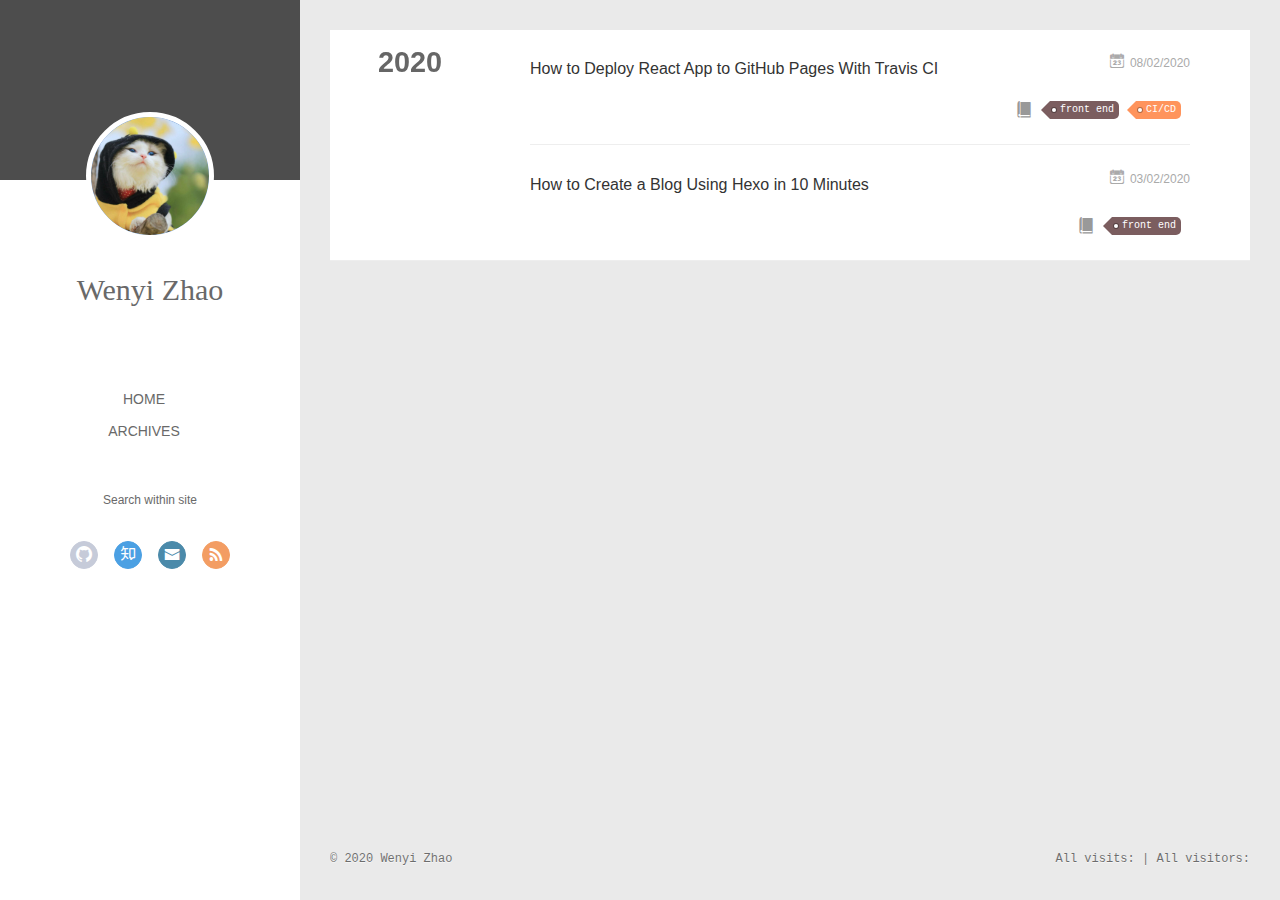
<file: archives/2020/index.html>
<!DOCTYPE html>
<html>
<head>
  <meta charset="utf-8">
  
  <meta name="renderer" content="webkit">
  <meta http-equiv="X-UA-Compatible" content="IE=edge">
  <link rel="dns-prefetch" href="http://wenyizhao.me">
  <title>Archives: 2020 | Wenyi&#39;s Blog</title>
  <meta name="viewport" content="width=device-width, initial-scale=1, maximum-scale=1">
  <meta name="google-site-verification" content="0gbCiByppQycxFXGOUd3hou3pCEvScV86ofMcI6QNX4">
  <meta name="google-site-verification" content="U2SsXpjFoDsXxFmBJR4H_iJ2ax3L5Cs08pcSqbMXcs8">
  <meta name="description" content="Personal website of Wenyi Zhao, a full stack developer in Melbourne">
<meta property="og:type" content="website">
<meta property="og:title" content="Wenyi&#39;s Blog">
<meta property="og:url" content="http://wenyizhao.me/archives/2020/index.html">
<meta property="og:site_name" content="Wenyi&#39;s Blog">
<meta property="og:description" content="Personal website of Wenyi Zhao, a full stack developer in Melbourne">
<meta property="og:locale" content="en_US">
<meta property="article:author" content="Wenyi Zhao">
<meta property="article:tag" content="Wenyi Zhao">
<meta property="article:tag" content=" Melbourne software developer">
<meta property="article:tag" content=" full stack developer">
<meta name="twitter:card" content="summary">
  
    <link rel="alternative" href="/atom.xml" title="Wenyi&#39;s Blog" type="application/atom+xml">
  
  
    <link rel="icon" href="/img/favicon.png">
  
  <link rel="stylesheet" type="text/css" href="/./main.0cf68a.css">
  <style type="text/css">
  
    #container.show {
      background: linear-gradient(200deg,#a0cfe4,#e8c37e);
    }
  </style>
  

  

<meta name="generator" content="Hexo 4.2.0"></head>
</html>
<body>
  <div id="container" q-class="show:isCtnShow">
    <canvas id="anm-canvas" class="anm-canvas"></canvas>
    <div class="left-col" q-class="show:isShow">
      
<div class="overlay" style="background: #4d4d4d"></div>
<div class="intrude-less">
	<header id="header" class="inner">
		<a href="/" class="profilepic">
			<img src="/img/avatar.jpg" class="js-avatar">
		</a>
		<hgroup>
		  <h1 class="header-author"><a href="/">Wenyi Zhao</a></h1>
		</hgroup>
		

		<nav class="header-menu">
			<ul>
			
				<li><a href="/">Home</a></li>
	        
				<li><a href="/archives">Archives</a></li>
	        
			</ul>
		</nav>
		<nav class="header-smart-menu">
    		
    			
    			<a q-on="click: openSlider(e, 'innerArchive')" href="javascript:void(0)">Search within site</a>
    			
            
    			
            
    			
            
		</nav>
		<nav class="header-nav">
			<div class="social">
				
					<a class="github" target="_blank" href="https://github.com/PeggyZWY" title="github" rel="external nofollow noopener noreferrer"><i class="icon-github"></i></a>
		        
					<a class="zhihu" target="_blank" href="https://www.zhihu.com/people/mu-qing-huan" title="zhihu" rel="external nofollow noopener noreferrer"><i class="icon-zhihu"></i></a>
		        
					<a class="mail" target="_blank" href="mailto:wynne.wenyizhao@gmail.com" title="mail" rel="external nofollow noopener noreferrer"><i class="icon-mail"></i></a>
		        
					<a class="rss" target="_blank" href="/atom.xml" title="rss"><i class="icon-rss"></i></a>
		        
			</div>
		</nav>
	</header>		
</div>

    </div>
    <div class="mid-col" q-class="show:isShow,hide:isShow|isFalse">
      
<nav id="mobile-nav">
  	<div class="overlay js-overlay" style="background: #4d4d4d"></div>
	<div class="btnctn js-mobile-btnctn">
  		<div class="slider-trigger list" q-on="click: openSlider(e)"><i class="icon icon-sort"></i></div>
	</div>
	<div class="intrude-less">
		<header id="header" class="inner">
			<div class="profilepic">
				<img src="/img/avatar.jpg" class="js-avatar">
			</div>
			<hgroup>
			  <h1 class="header-author js-header-author">Wenyi Zhao</h1>
			</hgroup>
			
			
			
				
			
				
			
			
			
			<nav class="header-nav">
				<div class="social">
					
						<a class="github" target="_blank" href="https://github.com/PeggyZWY" title="github" rel="external nofollow noopener noreferrer"><i class="icon-github"></i></a>
			        
						<a class="zhihu" target="_blank" href="https://www.zhihu.com/people/mu-qing-huan" title="zhihu" rel="external nofollow noopener noreferrer"><i class="icon-zhihu"></i></a>
			        
						<a class="mail" target="_blank" href="mailto:wynne.wenyizhao@gmail.com" title="mail" rel="external nofollow noopener noreferrer"><i class="icon-mail"></i></a>
			        
						<a class="rss" target="_blank" href="/atom.xml" title="rss"><i class="icon-rss"></i></a>
			        
				</div>
			</nav>

			<nav class="header-menu js-header-menu">
				<ul style="width: 50%">
				
				
					<li style="width: 50%"><a href="/">Home</a></li>
		        
					<li style="width: 50%"><a href="/archives">Archives</a></li>
		        
				</ul>
			</nav>
		</header>				
	</div>
	<div class="mobile-mask" style="display:none" q-show="isShow"></div>
</nav>

      <div id="wrapper" class="body-wrap">
        <div class="menu-l">
          <div class="canvas-wrap">
            <canvas data-colors="#eaeaea" data-sectionheight="100" data-contentid="js-content" id="myCanvas1" class="anm-canvas"></canvas>
          </div>
          <div id="js-content" class="content-ll">
            
  
  
    
    
      
      
      <section class="archives-wrap">
        <div class="archive-year-wrap">
          <a href="/archives/2020" class="archive-year">2020</a>
        </div>
        <div class="archives">
    
    <article class="archive-article archive-type-post">
  <div class="archive-article-inner">
    <header class="archive-article-header">
      	<div class="article-meta">
	      	<a href="/2020-02-08/how-to-deploy-react-app-to-github-pages-with-travis-ci/" class="archive-article-date">
  	<time datetime="2020-02-08T03:53:06.000Z" itemprop="datePublished"><i class="icon-calendar icon"></i>08/02/2020</time>
</a>
        </div>
    	 
  
    <h1 itemprop="name">
      <a class="archive-article-title" href="/2020-02-08/how-to-deploy-react-app-to-github-pages-with-travis-ci/">How to Deploy React App to GitHub Pages With Travis CI</a>
    </h1>
  

        <div class="article-info info-on-right">
          
          
	<div class="article-category tagcloud">
		<i class="icon-book icon"></i>
		<ul class="article-tag-list">
			 
        		<li class="article-tag-list-item">
        			<a href="/categories/front-end//" class="article-tag-list-link color5">front end</a>
        		</li>
      		 
        		<li class="article-tag-list-item">
        			<a href="/categories/CI-CD//" class="article-tag-list-link color1">CI/CD</a>
        		</li>
      		
		</ul>
	</div>


        </div>
        <div class="clearfix"></div>
    </header>
  </div>
</article>
  
    
    
    <article class="archive-article archive-type-post">
  <div class="archive-article-inner">
    <header class="archive-article-header">
      	<div class="article-meta">
	      	<a href="/2020-02-03/how-to-create-a-blog-using-Hexo-in-10-minutes/" class="archive-article-date">
  	<time datetime="2020-02-03T08:43:43.000Z" itemprop="datePublished"><i class="icon-calendar icon"></i>03/02/2020</time>
</a>
        </div>
    	 
  
    <h1 itemprop="name">
      <a class="archive-article-title" href="/2020-02-03/how-to-create-a-blog-using-Hexo-in-10-minutes/">How to Create a Blog Using Hexo in 10 Minutes</a>
    </h1>
  

        <div class="article-info info-on-right">
          
          
	<div class="article-category tagcloud">
		<i class="icon-book icon"></i>
		<ul class="article-tag-list">
			 
        		<li class="article-tag-list-item">
        			<a href="/categories/front-end//" class="article-tag-list-link color5">front end</a>
        		</li>
      		
		</ul>
	</div>


        </div>
        <div class="clearfix"></div>
    </header>
  </div>
</article>
  
  
    </div></section>
  

    


          </div>
        </div>
      </div>
      <footer id="footer">
  <div class="outer">
    <div id="footer-info">
    	<div class="footer-left">
    		&copy; 2020 Wenyi Zhao
    	</div>
      	<div class="footer-right">
      		<script async src="//busuanzi.ibruce.info/busuanzi/2.3/busuanzi.pure.mini.js"></script>
      		<span id="busuanzi_container_site_pv">
						All visits: <span id="busuanzi_value_site_pv"></span>
					</span>
					<span class="post-meta-divider">|</span>
					<span id="busuanzi_container_site_uv">
						All visitors: <span id="busuanzi_value_site_uv"></span>
					</span>
      	</div>
    </div>
  </div>
</footer>

<!--页面点击小红心-->
<script type="text/javascript" src="/love.js"></script>

    </div>
    <script>
	var yiliaConfig = {
		mathjax: true,
		isHome: false,
		isPost: false,
		isArchive: true,
		isTag: false,
		isCategory: false,
		open_in_new: false,
		toc_hide_index: true,
		root: "/",
		innerArchive: true,
		showTags: false
	}
</script>

<script>!function(t){function n(e){if(r[e])return r[e].exports;var i=r[e]={exports:{},id:e,loaded:!1};return t[e].call(i.exports,i,i.exports,n),i.loaded=!0,i.exports}var r={};n.m=t,n.c=r,n.p="./",n(0)}([function(t,n,r){r(195),t.exports=r(191)},function(t,n,r){var e=r(3),i=r(52),o=r(27),u=r(28),c=r(53),f="prototype",a=function(t,n,r){var s,l,h,v,p=t&a.F,d=t&a.G,y=t&a.S,g=t&a.P,b=t&a.B,m=d?e:y?e[n]||(e[n]={}):(e[n]||{})[f],x=d?i:i[n]||(i[n]={}),w=x[f]||(x[f]={});d&&(r=n);for(s in r)l=!p&&m&&void 0!==m[s],h=(l?m:r)[s],v=b&&l?c(h,e):g&&"function"==typeof h?c(Function.call,h):h,m&&u(m,s,h,t&a.U),x[s]!=h&&o(x,s,v),g&&w[s]!=h&&(w[s]=h)};e.core=i,a.F=1,a.G=2,a.S=4,a.P=8,a.B=16,a.W=32,a.U=64,a.R=128,t.exports=a},function(t,n,r){var e=r(6);t.exports=function(t){if(!e(t))throw TypeError(t+" is not an object!");return t}},function(t,n){var r=t.exports="undefined"!=typeof window&&window.Math==Math?window:"undefined"!=typeof self&&self.Math==Math?self:Function("return this")();"number"==typeof __g&&(__g=r)},function(t,n){t.exports=function(t){try{return!!t()}catch(t){return!0}}},function(t,n){var r=t.exports="undefined"!=typeof window&&window.Math==Math?window:"undefined"!=typeof self&&self.Math==Math?self:Function("return this")();"number"==typeof __g&&(__g=r)},function(t,n){t.exports=function(t){return"object"==typeof t?null!==t:"function"==typeof t}},function(t,n,r){var e=r(126)("wks"),i=r(76),o=r(3).Symbol,u="function"==typeof o;(t.exports=function(t){return e[t]||(e[t]=u&&o[t]||(u?o:i)("Symbol."+t))}).store=e},function(t,n){var r={}.hasOwnProperty;t.exports=function(t,n){return r.call(t,n)}},function(t,n,r){var e=r(94),i=r(33);t.exports=function(t){return e(i(t))}},function(t,n,r){t.exports=!r(4)(function(){return 7!=Object.defineProperty({},"a",{get:function(){return 7}}).a})},function(t,n,r){var e=r(2),i=r(167),o=r(50),u=Object.defineProperty;n.f=r(10)?Object.defineProperty:function(t,n,r){if(e(t),n=o(n,!0),e(r),i)try{return u(t,n,r)}catch(t){}if("get"in r||"set"in r)throw TypeError("Accessors not supported!");return"value"in r&&(t[n]=r.value),t}},function(t,n,r){t.exports=!r(18)(function(){return 7!=Object.defineProperty({},"a",{get:function(){return 7}}).a})},function(t,n,r){var e=r(14),i=r(22);t.exports=r(12)?function(t,n,r){return e.f(t,n,i(1,r))}:function(t,n,r){return t[n]=r,t}},function(t,n,r){var e=r(20),i=r(58),o=r(42),u=Object.defineProperty;n.f=r(12)?Object.defineProperty:function(t,n,r){if(e(t),n=o(n,!0),e(r),i)try{return u(t,n,r)}catch(t){}if("get"in r||"set"in r)throw TypeError("Accessors not supported!");return"value"in r&&(t[n]=r.value),t}},function(t,n,r){var e=r(40)("wks"),i=r(23),o=r(5).Symbol,u="function"==typeof o;(t.exports=function(t){return e[t]||(e[t]=u&&o[t]||(u?o:i)("Symbol."+t))}).store=e},function(t,n,r){var e=r(67),i=Math.min;t.exports=function(t){return t>0?i(e(t),9007199254740991):0}},function(t,n,r){var e=r(46);t.exports=function(t){return Object(e(t))}},function(t,n){t.exports=function(t){try{return!!t()}catch(t){return!0}}},function(t,n,r){var e=r(63),i=r(34);t.exports=Object.keys||function(t){return e(t,i)}},function(t,n,r){var e=r(21);t.exports=function(t){if(!e(t))throw TypeError(t+" is not an object!");return t}},function(t,n){t.exports=function(t){return"object"==typeof t?null!==t:"function"==typeof t}},function(t,n){t.exports=function(t,n){return{enumerable:!(1&t),configurable:!(2&t),writable:!(4&t),value:n}}},function(t,n){var r=0,e=Math.random();t.exports=function(t){return"Symbol(".concat(void 0===t?"":t,")_",(++r+e).toString(36))}},function(t,n){var r={}.hasOwnProperty;t.exports=function(t,n){return r.call(t,n)}},function(t,n){var r=t.exports={version:"2.4.0"};"number"==typeof __e&&(__e=r)},function(t,n){t.exports=function(t){if("function"!=typeof t)throw TypeError(t+" is not a function!");return t}},function(t,n,r){var e=r(11),i=r(66);t.exports=r(10)?function(t,n,r){return e.f(t,n,i(1,r))}:function(t,n,r){return t[n]=r,t}},function(t,n,r){var e=r(3),i=r(27),o=r(24),u=r(76)("src"),c="toString",f=Function[c],a=(""+f).split(c);r(52).inspectSource=function(t){return f.call(t)},(t.exports=function(t,n,r,c){var f="function"==typeof r;f&&(o(r,"name")||i(r,"name",n)),t[n]!==r&&(f&&(o(r,u)||i(r,u,t[n]?""+t[n]:a.join(String(n)))),t===e?t[n]=r:c?t[n]?t[n]=r:i(t,n,r):(delete t[n],i(t,n,r)))})(Function.prototype,c,function(){return"function"==typeof this&&this[u]||f.call(this)})},function(t,n,r){var e=r(1),i=r(4),o=r(46),u=function(t,n,r,e){var i=String(o(t)),u="<"+n;return""!==r&&(u+=" "+r+'="'+String(e).replace(/"/g,"&quot;")+'"'),u+">"+i+"</"+n+">"};t.exports=function(t,n){var r={};r[t]=n(u),e(e.P+e.F*i(function(){var n=""[t]('"');return n!==n.toLowerCase()||n.split('"').length>3}),"String",r)}},function(t,n,r){var e=r(115),i=r(46);t.exports=function(t){return e(i(t))}},function(t,n,r){var e=r(116),i=r(66),o=r(30),u=r(50),c=r(24),f=r(167),a=Object.getOwnPropertyDescriptor;n.f=r(10)?a:function(t,n){if(t=o(t),n=u(n,!0),f)try{return a(t,n)}catch(t){}if(c(t,n))return i(!e.f.call(t,n),t[n])}},function(t,n,r){var e=r(24),i=r(17),o=r(145)("IE_PROTO"),u=Object.prototype;t.exports=Object.getPrototypeOf||function(t){return t=i(t),e(t,o)?t[o]:"function"==typeof t.constructor&&t instanceof t.constructor?t.constructor.prototype:t instanceof Object?u:null}},function(t,n){t.exports=function(t){if(void 0==t)throw TypeError("Can't call method on  "+t);return t}},function(t,n){t.exports="constructor,hasOwnProperty,isPrototypeOf,propertyIsEnumerable,toLocaleString,toString,valueOf".split(",")},function(t,n){t.exports={}},function(t,n){t.exports=!0},function(t,n){n.f={}.propertyIsEnumerable},function(t,n,r){var e=r(14).f,i=r(8),o=r(15)("toStringTag");t.exports=function(t,n,r){t&&!i(t=r?t:t.prototype,o)&&e(t,o,{configurable:!0,value:n})}},function(t,n,r){var e=r(40)("keys"),i=r(23);t.exports=function(t){return e[t]||(e[t]=i(t))}},function(t,n,r){var e=r(5),i="__core-js_shared__",o=e[i]||(e[i]={});t.exports=function(t){return o[t]||(o[t]={})}},function(t,n){var r=Math.ceil,e=Math.floor;t.exports=function(t){return isNaN(t=+t)?0:(t>0?e:r)(t)}},function(t,n,r){var e=r(21);t.exports=function(t,n){if(!e(t))return t;var r,i;if(n&&"function"==typeof(r=t.toString)&&!e(i=r.call(t)))return i;if("function"==typeof(r=t.valueOf)&&!e(i=r.call(t)))return i;if(!n&&"function"==typeof(r=t.toString)&&!e(i=r.call(t)))return i;throw TypeError("Can't convert object to primitive value")}},function(t,n,r){var e=r(5),i=r(25),o=r(36),u=r(44),c=r(14).f;t.exports=function(t){var n=i.Symbol||(i.Symbol=o?{}:e.Symbol||{});"_"==t.charAt(0)||t in n||c(n,t,{value:u.f(t)})}},function(t,n,r){n.f=r(15)},function(t,n){var r={}.toString;t.exports=function(t){return r.call(t).slice(8,-1)}},function(t,n){t.exports=function(t){if(void 0==t)throw TypeError("Can't call method on  "+t);return t}},function(t,n,r){var e=r(4);t.exports=function(t,n){return!!t&&e(function(){n?t.call(null,function(){},1):t.call(null)})}},function(t,n,r){var e=r(53),i=r(115),o=r(17),u=r(16),c=r(203);t.exports=function(t,n){var r=1==t,f=2==t,a=3==t,s=4==t,l=6==t,h=5==t||l,v=n||c;return function(n,c,p){for(var d,y,g=o(n),b=i(g),m=e(c,p,3),x=u(b.length),w=0,S=r?v(n,x):f?v(n,0):void 0;x>w;w++)if((h||w in b)&&(d=b[w],y=m(d,w,g),t))if(r)S[w]=y;else if(y)switch(t){case 3:return!0;case 5:return d;case 6:return w;case 2:S.push(d)}else if(s)return!1;return l?-1:a||s?s:S}}},function(t,n,r){var e=r(1),i=r(52),o=r(4);t.exports=function(t,n){var r=(i.Object||{})[t]||Object[t],u={};u[t]=n(r),e(e.S+e.F*o(function(){r(1)}),"Object",u)}},function(t,n,r){var e=r(6);t.exports=function(t,n){if(!e(t))return t;var r,i;if(n&&"function"==typeof(r=t.toString)&&!e(i=r.call(t)))return i;if("function"==typeof(r=t.valueOf)&&!e(i=r.call(t)))return i;if(!n&&"function"==typeof(r=t.toString)&&!e(i=r.call(t)))return i;throw TypeError("Can't convert object to primitive value")}},function(t,n,r){var e=r(5),i=r(25),o=r(91),u=r(13),c="prototype",f=function(t,n,r){var a,s,l,h=t&f.F,v=t&f.G,p=t&f.S,d=t&f.P,y=t&f.B,g=t&f.W,b=v?i:i[n]||(i[n]={}),m=b[c],x=v?e:p?e[n]:(e[n]||{})[c];v&&(r=n);for(a in r)(s=!h&&x&&void 0!==x[a])&&a in b||(l=s?x[a]:r[a],b[a]=v&&"function"!=typeof x[a]?r[a]:y&&s?o(l,e):g&&x[a]==l?function(t){var n=function(n,r,e){if(this instanceof t){switch(arguments.length){case 0:return new t;case 1:return new t(n);case 2:return new t(n,r)}return new t(n,r,e)}return t.apply(this,arguments)};return n[c]=t[c],n}(l):d&&"function"==typeof l?o(Function.call,l):l,d&&((b.virtual||(b.virtual={}))[a]=l,t&f.R&&m&&!m[a]&&u(m,a,l)))};f.F=1,f.G=2,f.S=4,f.P=8,f.B=16,f.W=32,f.U=64,f.R=128,t.exports=f},function(t,n){var r=t.exports={version:"2.4.0"};"number"==typeof __e&&(__e=r)},function(t,n,r){var e=r(26);t.exports=function(t,n,r){if(e(t),void 0===n)return t;switch(r){case 1:return function(r){return t.call(n,r)};case 2:return function(r,e){return t.call(n,r,e)};case 3:return function(r,e,i){return t.call(n,r,e,i)}}return function(){return t.apply(n,arguments)}}},function(t,n,r){var e=r(183),i=r(1),o=r(126)("metadata"),u=o.store||(o.store=new(r(186))),c=function(t,n,r){var i=u.get(t);if(!i){if(!r)return;u.set(t,i=new e)}var o=i.get(n);if(!o){if(!r)return;i.set(n,o=new e)}return o},f=function(t,n,r){var e=c(n,r,!1);return void 0!==e&&e.has(t)},a=function(t,n,r){var e=c(n,r,!1);return void 0===e?void 0:e.get(t)},s=function(t,n,r,e){c(r,e,!0).set(t,n)},l=function(t,n){var r=c(t,n,!1),e=[];return r&&r.forEach(function(t,n){e.push(n)}),e},h=function(t){return void 0===t||"symbol"==typeof t?t:String(t)},v=function(t){i(i.S,"Reflect",t)};t.exports={store:u,map:c,has:f,get:a,set:s,keys:l,key:h,exp:v}},function(t,n,r){"use strict";if(r(10)){var e=r(69),i=r(3),o=r(4),u=r(1),c=r(127),f=r(152),a=r(53),s=r(68),l=r(66),h=r(27),v=r(73),p=r(67),d=r(16),y=r(75),g=r(50),b=r(24),m=r(180),x=r(114),w=r(6),S=r(17),_=r(137),O=r(70),E=r(32),P=r(71).f,j=r(154),F=r(76),M=r(7),A=r(48),N=r(117),T=r(146),I=r(155),k=r(80),L=r(123),R=r(74),C=r(130),D=r(160),U=r(11),W=r(31),G=U.f,B=W.f,V=i.RangeError,z=i.TypeError,q=i.Uint8Array,K="ArrayBuffer",J="Shared"+K,Y="BYTES_PER_ELEMENT",H="prototype",$=Array[H],X=f.ArrayBuffer,Q=f.DataView,Z=A(0),tt=A(2),nt=A(3),rt=A(4),et=A(5),it=A(6),ot=N(!0),ut=N(!1),ct=I.values,ft=I.keys,at=I.entries,st=$.lastIndexOf,lt=$.reduce,ht=$.reduceRight,vt=$.join,pt=$.sort,dt=$.slice,yt=$.toString,gt=$.toLocaleString,bt=M("iterator"),mt=M("toStringTag"),xt=F("typed_constructor"),wt=F("def_constructor"),St=c.CONSTR,_t=c.TYPED,Ot=c.VIEW,Et="Wrong length!",Pt=A(1,function(t,n){return Tt(T(t,t[wt]),n)}),jt=o(function(){return 1===new q(new Uint16Array([1]).buffer)[0]}),Ft=!!q&&!!q[H].set&&o(function(){new q(1).set({})}),Mt=function(t,n){if(void 0===t)throw z(Et);var r=+t,e=d(t);if(n&&!m(r,e))throw V(Et);return e},At=function(t,n){var r=p(t);if(r<0||r%n)throw V("Wrong offset!");return r},Nt=function(t){if(w(t)&&_t in t)return t;throw z(t+" is not a typed array!")},Tt=function(t,n){if(!(w(t)&&xt in t))throw z("It is not a typed array constructor!");return new t(n)},It=function(t,n){return kt(T(t,t[wt]),n)},kt=function(t,n){for(var r=0,e=n.length,i=Tt(t,e);e>r;)i[r]=n[r++];return i},Lt=function(t,n,r){G(t,n,{get:function(){return this._d[r]}})},Rt=function(t){var n,r,e,i,o,u,c=S(t),f=arguments.length,s=f>1?arguments[1]:void 0,l=void 0!==s,h=j(c);if(void 0!=h&&!_(h)){for(u=h.call(c),e=[],n=0;!(o=u.next()).done;n++)e.push(o.value);c=e}for(l&&f>2&&(s=a(s,arguments[2],2)),n=0,r=d(c.length),i=Tt(this,r);r>n;n++)i[n]=l?s(c[n],n):c[n];return i},Ct=function(){for(var t=0,n=arguments.length,r=Tt(this,n);n>t;)r[t]=arguments[t++];return r},Dt=!!q&&o(function(){gt.call(new q(1))}),Ut=function(){return gt.apply(Dt?dt.call(Nt(this)):Nt(this),arguments)},Wt={copyWithin:function(t,n){return D.call(Nt(this),t,n,arguments.length>2?arguments[2]:void 0)},every:function(t){return rt(Nt(this),t,arguments.length>1?arguments[1]:void 0)},fill:function(t){return C.apply(Nt(this),arguments)},filter:function(t){return It(this,tt(Nt(this),t,arguments.length>1?arguments[1]:void 0))},find:function(t){return et(Nt(this),t,arguments.length>1?arguments[1]:void 0)},findIndex:function(t){return it(Nt(this),t,arguments.length>1?arguments[1]:void 0)},forEach:function(t){Z(Nt(this),t,arguments.length>1?arguments[1]:void 0)},indexOf:function(t){return ut(Nt(this),t,arguments.length>1?arguments[1]:void 0)},includes:function(t){return ot(Nt(this),t,arguments.length>1?arguments[1]:void 0)},join:function(t){return vt.apply(Nt(this),arguments)},lastIndexOf:function(t){return st.apply(Nt(this),arguments)},map:function(t){return Pt(Nt(this),t,arguments.length>1?arguments[1]:void 0)},reduce:function(t){return lt.apply(Nt(this),arguments)},reduceRight:function(t){return ht.apply(Nt(this),arguments)},reverse:function(){for(var t,n=this,r=Nt(n).length,e=Math.floor(r/2),i=0;i<e;)t=n[i],n[i++]=n[--r],n[r]=t;return n},some:function(t){return nt(Nt(this),t,arguments.length>1?arguments[1]:void 0)},sort:function(t){return pt.call(Nt(this),t)},subarray:function(t,n){var r=Nt(this),e=r.length,i=y(t,e);return new(T(r,r[wt]))(r.buffer,r.byteOffset+i*r.BYTES_PER_ELEMENT,d((void 0===n?e:y(n,e))-i))}},Gt=function(t,n){return It(this,dt.call(Nt(this),t,n))},Bt=function(t){Nt(this);var n=At(arguments[1],1),r=this.length,e=S(t),i=d(e.length),o=0;if(i+n>r)throw V(Et);for(;o<i;)this[n+o]=e[o++]},Vt={entries:function(){return at.call(Nt(this))},keys:function(){return ft.call(Nt(this))},values:function(){return ct.call(Nt(this))}},zt=function(t,n){return w(t)&&t[_t]&&"symbol"!=typeof n&&n in t&&String(+n)==String(n)},qt=function(t,n){return zt(t,n=g(n,!0))?l(2,t[n]):B(t,n)},Kt=function(t,n,r){return!(zt(t,n=g(n,!0))&&w(r)&&b(r,"value"))||b(r,"get")||b(r,"set")||r.configurable||b(r,"writable")&&!r.writable||b(r,"enumerable")&&!r.enumerable?G(t,n,r):(t[n]=r.value,t)};St||(W.f=qt,U.f=Kt),u(u.S+u.F*!St,"Object",{getOwnPropertyDescriptor:qt,defineProperty:Kt}),o(function(){yt.call({})})&&(yt=gt=function(){return vt.call(this)});var Jt=v({},Wt);v(Jt,Vt),h(Jt,bt,Vt.values),v(Jt,{slice:Gt,set:Bt,constructor:function(){},toString:yt,toLocaleString:Ut}),Lt(Jt,"buffer","b"),Lt(Jt,"byteOffset","o"),Lt(Jt,"byteLength","l"),Lt(Jt,"length","e"),G(Jt,mt,{get:function(){return this[_t]}}),t.exports=function(t,n,r,f){f=!!f;var a=t+(f?"Clamped":"")+"Array",l="Uint8Array"!=a,v="get"+t,p="set"+t,y=i[a],g=y||{},b=y&&E(y),m=!y||!c.ABV,S={},_=y&&y[H],j=function(t,r){var e=t._d;return e.v[v](r*n+e.o,jt)},F=function(t,r,e){var i=t._d;f&&(e=(e=Math.round(e))<0?0:e>255?255:255&e),i.v[p](r*n+i.o,e,jt)},M=function(t,n){G(t,n,{get:function(){return j(this,n)},set:function(t){return F(this,n,t)},enumerable:!0})};m?(y=r(function(t,r,e,i){s(t,y,a,"_d");var o,u,c,f,l=0,v=0;if(w(r)){if(!(r instanceof X||(f=x(r))==K||f==J))return _t in r?kt(y,r):Rt.call(y,r);o=r,v=At(e,n);var p=r.byteLength;if(void 0===i){if(p%n)throw V(Et);if((u=p-v)<0)throw V(Et)}else if((u=d(i)*n)+v>p)throw V(Et);c=u/n}else c=Mt(r,!0),u=c*n,o=new X(u);for(h(t,"_d",{b:o,o:v,l:u,e:c,v:new Q(o)});l<c;)M(t,l++)}),_=y[H]=O(Jt),h(_,"constructor",y)):L(function(t){new y(null),new y(t)},!0)||(y=r(function(t,r,e,i){s(t,y,a);var o;return w(r)?r instanceof X||(o=x(r))==K||o==J?void 0!==i?new g(r,At(e,n),i):void 0!==e?new g(r,At(e,n)):new g(r):_t in r?kt(y,r):Rt.call(y,r):new g(Mt(r,l))}),Z(b!==Function.prototype?P(g).concat(P(b)):P(g),function(t){t in y||h(y,t,g[t])}),y[H]=_,e||(_.constructor=y));var A=_[bt],N=!!A&&("values"==A.name||void 0==A.name),T=Vt.values;h(y,xt,!0),h(_,_t,a),h(_,Ot,!0),h(_,wt,y),(f?new y(1)[mt]==a:mt in _)||G(_,mt,{get:function(){return a}}),S[a]=y,u(u.G+u.W+u.F*(y!=g),S),u(u.S,a,{BYTES_PER_ELEMENT:n,from:Rt,of:Ct}),Y in _||h(_,Y,n),u(u.P,a,Wt),R(a),u(u.P+u.F*Ft,a,{set:Bt}),u(u.P+u.F*!N,a,Vt),u(u.P+u.F*(_.toString!=yt),a,{toString:yt}),u(u.P+u.F*o(function(){new y(1).slice()}),a,{slice:Gt}),u(u.P+u.F*(o(function(){return[1,2].toLocaleString()!=new y([1,2]).toLocaleString()})||!o(function(){_.toLocaleString.call([1,2])})),a,{toLocaleString:Ut}),k[a]=N?A:T,e||N||h(_,bt,T)}}else t.exports=function(){}},function(t,n){var r={}.toString;t.exports=function(t){return r.call(t).slice(8,-1)}},function(t,n,r){var e=r(21),i=r(5).document,o=e(i)&&e(i.createElement);t.exports=function(t){return o?i.createElement(t):{}}},function(t,n,r){t.exports=!r(12)&&!r(18)(function(){return 7!=Object.defineProperty(r(57)("div"),"a",{get:function(){return 7}}).a})},function(t,n,r){"use strict";var e=r(36),i=r(51),o=r(64),u=r(13),c=r(8),f=r(35),a=r(96),s=r(38),l=r(103),h=r(15)("iterator"),v=!([].keys&&"next"in[].keys()),p="keys",d="values",y=function(){return this};t.exports=function(t,n,r,g,b,m,x){a(r,n,g);var w,S,_,O=function(t){if(!v&&t in F)return F[t];switch(t){case p:case d:return function(){return new r(this,t)}}return function(){return new r(this,t)}},E=n+" Iterator",P=b==d,j=!1,F=t.prototype,M=F[h]||F["@@iterator"]||b&&F[b],A=M||O(b),N=b?P?O("entries"):A:void 0,T="Array"==n?F.entries||M:M;if(T&&(_=l(T.call(new t)))!==Object.prototype&&(s(_,E,!0),e||c(_,h)||u(_,h,y)),P&&M&&M.name!==d&&(j=!0,A=function(){return M.call(this)}),e&&!x||!v&&!j&&F[h]||u(F,h,A),f[n]=A,f[E]=y,b)if(w={values:P?A:O(d),keys:m?A:O(p),entries:N},x)for(S in w)S in F||o(F,S,w[S]);else i(i.P+i.F*(v||j),n,w);return w}},function(t,n,r){var e=r(20),i=r(100),o=r(34),u=r(39)("IE_PROTO"),c=function(){},f="prototype",a=function(){var t,n=r(57)("iframe"),e=o.length;for(n.style.display="none",r(93).appendChild(n),n.src="javascript:",t=n.contentWindow.document,t.open(),t.write("<script>document.F=Object<\/script>"),t.close(),a=t.F;e--;)delete a[f][o[e]];return a()};t.exports=Object.create||function(t,n){var r;return null!==t?(c[f]=e(t),r=new c,c[f]=null,r[u]=t):r=a(),void 0===n?r:i(r,n)}},function(t,n,r){var e=r(63),i=r(34).concat("length","prototype");n.f=Object.getOwnPropertyNames||function(t){return e(t,i)}},function(t,n){n.f=Object.getOwnPropertySymbols},function(t,n,r){var e=r(8),i=r(9),o=r(90)(!1),u=r(39)("IE_PROTO");t.exports=function(t,n){var r,c=i(t),f=0,a=[];for(r in c)r!=u&&e(c,r)&&a.push(r);for(;n.length>f;)e(c,r=n[f++])&&(~o(a,r)||a.push(r));return a}},function(t,n,r){t.exports=r(13)},function(t,n,r){var e=r(76)("meta"),i=r(6),o=r(24),u=r(11).f,c=0,f=Object.isExtensible||function(){return!0},a=!r(4)(function(){return f(Object.preventExtensions({}))}),s=function(t){u(t,e,{value:{i:"O"+ ++c,w:{}}})},l=function(t,n){if(!i(t))return"symbol"==typeof t?t:("string"==typeof t?"S":"P")+t;if(!o(t,e)){if(!f(t))return"F";if(!n)return"E";s(t)}return t[e].i},h=function(t,n){if(!o(t,e)){if(!f(t))return!0;if(!n)return!1;s(t)}return t[e].w},v=function(t){return a&&p.NEED&&f(t)&&!o(t,e)&&s(t),t},p=t.exports={KEY:e,NEED:!1,fastKey:l,getWeak:h,onFreeze:v}},function(t,n){t.exports=function(t,n){return{enumerable:!(1&t),configurable:!(2&t),writable:!(4&t),value:n}}},function(t,n){var r=Math.ceil,e=Math.floor;t.exports=function(t){return isNaN(t=+t)?0:(t>0?e:r)(t)}},function(t,n){t.exports=function(t,n,r,e){if(!(t instanceof n)||void 0!==e&&e in t)throw TypeError(r+": incorrect invocation!");return t}},function(t,n){t.exports=!1},function(t,n,r){var e=r(2),i=r(173),o=r(133),u=r(145)("IE_PROTO"),c=function(){},f="prototype",a=function(){var t,n=r(132)("iframe"),e=o.length;for(n.style.display="none",r(135).appendChild(n),n.src="javascript:",t=n.contentWindow.document,t.open(),t.write("<script>document.F=Object<\/script>"),t.close(),a=t.F;e--;)delete a[f][o[e]];return a()};t.exports=Object.create||function(t,n){var r;return null!==t?(c[f]=e(t),r=new c,c[f]=null,r[u]=t):r=a(),void 0===n?r:i(r,n)}},function(t,n,r){var e=r(175),i=r(133).concat("length","prototype");n.f=Object.getOwnPropertyNames||function(t){return e(t,i)}},function(t,n,r){var e=r(175),i=r(133);t.exports=Object.keys||function(t){return e(t,i)}},function(t,n,r){var e=r(28);t.exports=function(t,n,r){for(var i in n)e(t,i,n[i],r);return t}},function(t,n,r){"use strict";var e=r(3),i=r(11),o=r(10),u=r(7)("species");t.exports=function(t){var n=e[t];o&&n&&!n[u]&&i.f(n,u,{configurable:!0,get:function(){return this}})}},function(t,n,r){var e=r(67),i=Math.max,o=Math.min;t.exports=function(t,n){return t=e(t),t<0?i(t+n,0):o(t,n)}},function(t,n){var r=0,e=Math.random();t.exports=function(t){return"Symbol(".concat(void 0===t?"":t,")_",(++r+e).toString(36))}},function(t,n,r){var e=r(33);t.exports=function(t){return Object(e(t))}},function(t,n,r){var e=r(7)("unscopables"),i=Array.prototype;void 0==i[e]&&r(27)(i,e,{}),t.exports=function(t){i[e][t]=!0}},function(t,n,r){var e=r(53),i=r(169),o=r(137),u=r(2),c=r(16),f=r(154),a={},s={},n=t.exports=function(t,n,r,l,h){var v,p,d,y,g=h?function(){return t}:f(t),b=e(r,l,n?2:1),m=0;if("function"!=typeof g)throw TypeError(t+" is not iterable!");if(o(g)){for(v=c(t.length);v>m;m++)if((y=n?b(u(p=t[m])[0],p[1]):b(t[m]))===a||y===s)return y}else for(d=g.call(t);!(p=d.next()).done;)if((y=i(d,b,p.value,n))===a||y===s)return y};n.BREAK=a,n.RETURN=s},function(t,n){t.exports={}},function(t,n,r){var e=r(11).f,i=r(24),o=r(7)("toStringTag");t.exports=function(t,n,r){t&&!i(t=r?t:t.prototype,o)&&e(t,o,{configurable:!0,value:n})}},function(t,n,r){var e=r(1),i=r(46),o=r(4),u=r(150),c="["+u+"]",f="​",a=RegExp("^"+c+c+"*"),s=RegExp(c+c+"*$"),l=function(t,n,r){var i={},c=o(function(){return!!u[t]()||f[t]()!=f}),a=i[t]=c?n(h):u[t];r&&(i[r]=a),e(e.P+e.F*c,"String",i)},h=l.trim=function(t,n){return t=String(i(t)),1&n&&(t=t.replace(a,"")),2&n&&(t=t.replace(s,"")),t};t.exports=l},function(t,n,r){t.exports={default:r(86),__esModule:!0}},function(t,n,r){t.exports={default:r(87),__esModule:!0}},function(t,n,r){"use strict";function e(t){return t&&t.__esModule?t:{default:t}}n.__esModule=!0;var i=r(84),o=e(i),u=r(83),c=e(u),f="function"==typeof c.default&&"symbol"==typeof o.default?function(t){return typeof t}:function(t){return t&&"function"==typeof c.default&&t.constructor===c.default&&t!==c.default.prototype?"symbol":typeof t};n.default="function"==typeof c.default&&"symbol"===f(o.default)?function(t){return void 0===t?"undefined":f(t)}:function(t){return t&&"function"==typeof c.default&&t.constructor===c.default&&t!==c.default.prototype?"symbol":void 0===t?"undefined":f(t)}},function(t,n,r){r(110),r(108),r(111),r(112),t.exports=r(25).Symbol},function(t,n,r){r(109),r(113),t.exports=r(44).f("iterator")},function(t,n){t.exports=function(t){if("function"!=typeof t)throw TypeError(t+" is not a function!");return t}},function(t,n){t.exports=function(){}},function(t,n,r){var e=r(9),i=r(106),o=r(105);t.exports=function(t){return function(n,r,u){var c,f=e(n),a=i(f.length),s=o(u,a);if(t&&r!=r){for(;a>s;)if((c=f[s++])!=c)return!0}else for(;a>s;s++)if((t||s in f)&&f[s]===r)return t||s||0;return!t&&-1}}},function(t,n,r){var e=r(88);t.exports=function(t,n,r){if(e(t),void 0===n)return t;switch(r){case 1:return function(r){return t.call(n,r)};case 2:return function(r,e){return t.call(n,r,e)};case 3:return function(r,e,i){return t.call(n,r,e,i)}}return function(){return t.apply(n,arguments)}}},function(t,n,r){var e=r(19),i=r(62),o=r(37);t.exports=function(t){var n=e(t),r=i.f;if(r)for(var u,c=r(t),f=o.f,a=0;c.length>a;)f.call(t,u=c[a++])&&n.push(u);return n}},function(t,n,r){t.exports=r(5).document&&document.documentElement},function(t,n,r){var e=r(56);t.exports=Object("z").propertyIsEnumerable(0)?Object:function(t){return"String"==e(t)?t.split(""):Object(t)}},function(t,n,r){var e=r(56);t.exports=Array.isArray||function(t){return"Array"==e(t)}},function(t,n,r){"use strict";var e=r(60),i=r(22),o=r(38),u={};r(13)(u,r(15)("iterator"),function(){return this}),t.exports=function(t,n,r){t.prototype=e(u,{next:i(1,r)}),o(t,n+" Iterator")}},function(t,n){t.exports=function(t,n){return{value:n,done:!!t}}},function(t,n,r){var e=r(19),i=r(9);t.exports=function(t,n){for(var r,o=i(t),u=e(o),c=u.length,f=0;c>f;)if(o[r=u[f++]]===n)return r}},function(t,n,r){var e=r(23)("meta"),i=r(21),o=r(8),u=r(14).f,c=0,f=Object.isExtensible||function(){return!0},a=!r(18)(function(){return f(Object.preventExtensions({}))}),s=function(t){u(t,e,{value:{i:"O"+ ++c,w:{}}})},l=function(t,n){if(!i(t))return"symbol"==typeof t?t:("string"==typeof t?"S":"P")+t;if(!o(t,e)){if(!f(t))return"F";if(!n)return"E";s(t)}return t[e].i},h=function(t,n){if(!o(t,e)){if(!f(t))return!0;if(!n)return!1;s(t)}return t[e].w},v=function(t){return a&&p.NEED&&f(t)&&!o(t,e)&&s(t),t},p=t.exports={KEY:e,NEED:!1,fastKey:l,getWeak:h,onFreeze:v}},function(t,n,r){var e=r(14),i=r(20),o=r(19);t.exports=r(12)?Object.defineProperties:function(t,n){i(t);for(var r,u=o(n),c=u.length,f=0;c>f;)e.f(t,r=u[f++],n[r]);return t}},function(t,n,r){var e=r(37),i=r(22),o=r(9),u=r(42),c=r(8),f=r(58),a=Object.getOwnPropertyDescriptor;n.f=r(12)?a:function(t,n){if(t=o(t),n=u(n,!0),f)try{return a(t,n)}catch(t){}if(c(t,n))return i(!e.f.call(t,n),t[n])}},function(t,n,r){var e=r(9),i=r(61).f,o={}.toString,u="object"==typeof window&&window&&Object.getOwnPropertyNames?Object.getOwnPropertyNames(window):[],c=function(t){try{return i(t)}catch(t){return u.slice()}};t.exports.f=function(t){return u&&"[object Window]"==o.call(t)?c(t):i(e(t))}},function(t,n,r){var e=r(8),i=r(77),o=r(39)("IE_PROTO"),u=Object.prototype;t.exports=Object.getPrototypeOf||function(t){return t=i(t),e(t,o)?t[o]:"function"==typeof t.constructor&&t instanceof t.constructor?t.constructor.prototype:t instanceof Object?u:null}},function(t,n,r){var e=r(41),i=r(33);t.exports=function(t){return function(n,r){var o,u,c=String(i(n)),f=e(r),a=c.length;return f<0||f>=a?t?"":void 0:(o=c.charCodeAt(f),o<55296||o>56319||f+1===a||(u=c.charCodeAt(f+1))<56320||u>57343?t?c.charAt(f):o:t?c.slice(f,f+2):u-56320+(o-55296<<10)+65536)}}},function(t,n,r){var e=r(41),i=Math.max,o=Math.min;t.exports=function(t,n){return t=e(t),t<0?i(t+n,0):o(t,n)}},function(t,n,r){var e=r(41),i=Math.min;t.exports=function(t){return t>0?i(e(t),9007199254740991):0}},function(t,n,r){"use strict";var e=r(89),i=r(97),o=r(35),u=r(9);t.exports=r(59)(Array,"Array",function(t,n){this._t=u(t),this._i=0,this._k=n},function(){var t=this._t,n=this._k,r=this._i++;return!t||r>=t.length?(this._t=void 0,i(1)):"keys"==n?i(0,r):"values"==n?i(0,t[r]):i(0,[r,t[r]])},"values"),o.Arguments=o.Array,e("keys"),e("values"),e("entries")},function(t,n){},function(t,n,r){"use strict";var e=r(104)(!0);r(59)(String,"String",function(t){this._t=String(t),this._i=0},function(){var t,n=this._t,r=this._i;return r>=n.length?{value:void 0,done:!0}:(t=e(n,r),this._i+=t.length,{value:t,done:!1})})},function(t,n,r){"use strict";var e=r(5),i=r(8),o=r(12),u=r(51),c=r(64),f=r(99).KEY,a=r(18),s=r(40),l=r(38),h=r(23),v=r(15),p=r(44),d=r(43),y=r(98),g=r(92),b=r(95),m=r(20),x=r(9),w=r(42),S=r(22),_=r(60),O=r(102),E=r(101),P=r(14),j=r(19),F=E.f,M=P.f,A=O.f,N=e.Symbol,T=e.JSON,I=T&&T.stringify,k="prototype",L=v("_hidden"),R=v("toPrimitive"),C={}.propertyIsEnumerable,D=s("symbol-registry"),U=s("symbols"),W=s("op-symbols"),G=Object[k],B="function"==typeof N,V=e.QObject,z=!V||!V[k]||!V[k].findChild,q=o&&a(function(){return 7!=_(M({},"a",{get:function(){return M(this,"a",{value:7}).a}})).a})?function(t,n,r){var e=F(G,n);e&&delete G[n],M(t,n,r),e&&t!==G&&M(G,n,e)}:M,K=function(t){var n=U[t]=_(N[k]);return n._k=t,n},J=B&&"symbol"==typeof N.iterator?function(t){return"symbol"==typeof t}:function(t){return t instanceof N},Y=function(t,n,r){return t===G&&Y(W,n,r),m(t),n=w(n,!0),m(r),i(U,n)?(r.enumerable?(i(t,L)&&t[L][n]&&(t[L][n]=!1),r=_(r,{enumerable:S(0,!1)})):(i(t,L)||M(t,L,S(1,{})),t[L][n]=!0),q(t,n,r)):M(t,n,r)},H=function(t,n){m(t);for(var r,e=g(n=x(n)),i=0,o=e.length;o>i;)Y(t,r=e[i++],n[r]);return t},$=function(t,n){return void 0===n?_(t):H(_(t),n)},X=function(t){var n=C.call(this,t=w(t,!0));return!(this===G&&i(U,t)&&!i(W,t))&&(!(n||!i(this,t)||!i(U,t)||i(this,L)&&this[L][t])||n)},Q=function(t,n){if(t=x(t),n=w(n,!0),t!==G||!i(U,n)||i(W,n)){var r=F(t,n);return!r||!i(U,n)||i(t,L)&&t[L][n]||(r.enumerable=!0),r}},Z=function(t){for(var n,r=A(x(t)),e=[],o=0;r.length>o;)i(U,n=r[o++])||n==L||n==f||e.push(n);return e},tt=function(t){for(var n,r=t===G,e=A(r?W:x(t)),o=[],u=0;e.length>u;)!i(U,n=e[u++])||r&&!i(G,n)||o.push(U[n]);return o};B||(N=function(){if(this instanceof N)throw TypeError("Symbol is not a constructor!");var t=h(arguments.length>0?arguments[0]:void 0),n=function(r){this===G&&n.call(W,r),i(this,L)&&i(this[L],t)&&(this[L][t]=!1),q(this,t,S(1,r))};return o&&z&&q(G,t,{configurable:!0,set:n}),K(t)},c(N[k],"toString",function(){return this._k}),E.f=Q,P.f=Y,r(61).f=O.f=Z,r(37).f=X,r(62).f=tt,o&&!r(36)&&c(G,"propertyIsEnumerable",X,!0),p.f=function(t){return K(v(t))}),u(u.G+u.W+u.F*!B,{Symbol:N});for(var nt="hasInstance,isConcatSpreadable,iterator,match,replace,search,species,split,toPrimitive,toStringTag,unscopables".split(","),rt=0;nt.length>rt;)v(nt[rt++]);for(var nt=j(v.store),rt=0;nt.length>rt;)d(nt[rt++]);u(u.S+u.F*!B,"Symbol",{for:function(t){return i(D,t+="")?D[t]:D[t]=N(t)},keyFor:function(t){if(J(t))return y(D,t);throw TypeError(t+" is not a symbol!")},useSetter:function(){z=!0},useSimple:function(){z=!1}}),u(u.S+u.F*!B,"Object",{create:$,defineProperty:Y,defineProperties:H,getOwnPropertyDescriptor:Q,getOwnPropertyNames:Z,getOwnPropertySymbols:tt}),T&&u(u.S+u.F*(!B||a(function(){var t=N();return"[null]"!=I([t])||"{}"!=I({a:t})||"{}"!=I(Object(t))})),"JSON",{stringify:function(t){if(void 0!==t&&!J(t)){for(var n,r,e=[t],i=1;arguments.length>i;)e.push(arguments[i++]);return n=e[1],"function"==typeof n&&(r=n),!r&&b(n)||(n=function(t,n){if(r&&(n=r.call(this,t,n)),!J(n))return n}),e[1]=n,I.apply(T,e)}}}),N[k][R]||r(13)(N[k],R,N[k].valueOf),l(N,"Symbol"),l(Math,"Math",!0),l(e.JSON,"JSON",!0)},function(t,n,r){r(43)("asyncIterator")},function(t,n,r){r(43)("observable")},function(t,n,r){r(107);for(var e=r(5),i=r(13),o=r(35),u=r(15)("toStringTag"),c=["NodeList","DOMTokenList","MediaList","StyleSheetList","CSSRuleList"],f=0;f<5;f++){var a=c[f],s=e[a],l=s&&s.prototype;l&&!l[u]&&i(l,u,a),o[a]=o.Array}},function(t,n,r){var e=r(45),i=r(7)("toStringTag"),o="Arguments"==e(function(){return arguments}()),u=function(t,n){try{return t[n]}catch(t){}};t.exports=function(t){var n,r,c;return void 0===t?"Undefined":null===t?"Null":"string"==typeof(r=u(n=Object(t),i))?r:o?e(n):"Object"==(c=e(n))&&"function"==typeof n.callee?"Arguments":c}},function(t,n,r){var e=r(45);t.exports=Object("z").propertyIsEnumerable(0)?Object:function(t){return"String"==e(t)?t.split(""):Object(t)}},function(t,n){n.f={}.propertyIsEnumerable},function(t,n,r){var e=r(30),i=r(16),o=r(75);t.exports=function(t){return function(n,r,u){var c,f=e(n),a=i(f.length),s=o(u,a);if(t&&r!=r){for(;a>s;)if((c=f[s++])!=c)return!0}else for(;a>s;s++)if((t||s in f)&&f[s]===r)return t||s||0;return!t&&-1}}},function(t,n,r){"use strict";var e=r(3),i=r(1),o=r(28),u=r(73),c=r(65),f=r(79),a=r(68),s=r(6),l=r(4),h=r(123),v=r(81),p=r(136);t.exports=function(t,n,r,d,y,g){var b=e[t],m=b,x=y?"set":"add",w=m&&m.prototype,S={},_=function(t){var n=w[t];o(w,t,"delete"==t?function(t){return!(g&&!s(t))&&n.call(this,0===t?0:t)}:"has"==t?function(t){return!(g&&!s(t))&&n.call(this,0===t?0:t)}:"get"==t?function(t){return g&&!s(t)?void 0:n.call(this,0===t?0:t)}:"add"==t?function(t){return n.call(this,0===t?0:t),this}:function(t,r){return n.call(this,0===t?0:t,r),this})};if("function"==typeof m&&(g||w.forEach&&!l(function(){(new m).entries().next()}))){var O=new m,E=O[x](g?{}:-0,1)!=O,P=l(function(){O.has(1)}),j=h(function(t){new m(t)}),F=!g&&l(function(){for(var t=new m,n=5;n--;)t[x](n,n);return!t.has(-0)});j||(m=n(function(n,r){a(n,m,t);var e=p(new b,n,m);return void 0!=r&&f(r,y,e[x],e),e}),m.prototype=w,w.constructor=m),(P||F)&&(_("delete"),_("has"),y&&_("get")),(F||E)&&_(x),g&&w.clear&&delete w.clear}else m=d.getConstructor(n,t,y,x),u(m.prototype,r),c.NEED=!0;return v(m,t),S[t]=m,i(i.G+i.W+i.F*(m!=b),S),g||d.setStrong(m,t,y),m}},function(t,n,r){"use strict";var e=r(27),i=r(28),o=r(4),u=r(46),c=r(7);t.exports=function(t,n,r){var f=c(t),a=r(u,f,""[t]),s=a[0],l=a[1];o(function(){var n={};return n[f]=function(){return 7},7!=""[t](n)})&&(i(String.prototype,t,s),e(RegExp.prototype,f,2==n?function(t,n){return l.call(t,this,n)}:function(t){return l.call(t,this)}))}
},function(t,n,r){"use strict";var e=r(2);t.exports=function(){var t=e(this),n="";return t.global&&(n+="g"),t.ignoreCase&&(n+="i"),t.multiline&&(n+="m"),t.unicode&&(n+="u"),t.sticky&&(n+="y"),n}},function(t,n){t.exports=function(t,n,r){var e=void 0===r;switch(n.length){case 0:return e?t():t.call(r);case 1:return e?t(n[0]):t.call(r,n[0]);case 2:return e?t(n[0],n[1]):t.call(r,n[0],n[1]);case 3:return e?t(n[0],n[1],n[2]):t.call(r,n[0],n[1],n[2]);case 4:return e?t(n[0],n[1],n[2],n[3]):t.call(r,n[0],n[1],n[2],n[3])}return t.apply(r,n)}},function(t,n,r){var e=r(6),i=r(45),o=r(7)("match");t.exports=function(t){var n;return e(t)&&(void 0!==(n=t[o])?!!n:"RegExp"==i(t))}},function(t,n,r){var e=r(7)("iterator"),i=!1;try{var o=[7][e]();o.return=function(){i=!0},Array.from(o,function(){throw 2})}catch(t){}t.exports=function(t,n){if(!n&&!i)return!1;var r=!1;try{var o=[7],u=o[e]();u.next=function(){return{done:r=!0}},o[e]=function(){return u},t(o)}catch(t){}return r}},function(t,n,r){t.exports=r(69)||!r(4)(function(){var t=Math.random();__defineSetter__.call(null,t,function(){}),delete r(3)[t]})},function(t,n){n.f=Object.getOwnPropertySymbols},function(t,n,r){var e=r(3),i="__core-js_shared__",o=e[i]||(e[i]={});t.exports=function(t){return o[t]||(o[t]={})}},function(t,n,r){for(var e,i=r(3),o=r(27),u=r(76),c=u("typed_array"),f=u("view"),a=!(!i.ArrayBuffer||!i.DataView),s=a,l=0,h="Int8Array,Uint8Array,Uint8ClampedArray,Int16Array,Uint16Array,Int32Array,Uint32Array,Float32Array,Float64Array".split(",");l<9;)(e=i[h[l++]])?(o(e.prototype,c,!0),o(e.prototype,f,!0)):s=!1;t.exports={ABV:a,CONSTR:s,TYPED:c,VIEW:f}},function(t,n){"use strict";var r={versions:function(){var t=window.navigator.userAgent;return{trident:t.indexOf("Trident")>-1,presto:t.indexOf("Presto")>-1,webKit:t.indexOf("AppleWebKit")>-1,gecko:t.indexOf("Gecko")>-1&&-1==t.indexOf("KHTML"),mobile:!!t.match(/AppleWebKit.*Mobile.*/),ios:!!t.match(/\(i[^;]+;( U;)? CPU.+Mac OS X/),android:t.indexOf("Android")>-1||t.indexOf("Linux")>-1,iPhone:t.indexOf("iPhone")>-1||t.indexOf("Mac")>-1,iPad:t.indexOf("iPad")>-1,webApp:-1==t.indexOf("Safari"),weixin:-1==t.indexOf("MicroMessenger")}}()};t.exports=r},function(t,n,r){"use strict";var e=r(85),i=function(t){return t&&t.__esModule?t:{default:t}}(e),o=function(){function t(t,n,e){return n||e?String.fromCharCode(n||e):r[t]||t}function n(t){return e[t]}var r={"&quot;":'"',"&lt;":"<","&gt;":">","&amp;":"&","&nbsp;":" "},e={};for(var u in r)e[r[u]]=u;return r["&apos;"]="'",e["'"]="&#39;",{encode:function(t){return t?(""+t).replace(/['<> "&]/g,n).replace(/\r?\n/g,"<br/>").replace(/\s/g,"&nbsp;"):""},decode:function(n){return n?(""+n).replace(/<br\s*\/?>/gi,"\n").replace(/&quot;|&lt;|&gt;|&amp;|&nbsp;|&apos;|&#(\d+);|&#(\d+)/g,t).replace(/\u00a0/g," "):""},encodeBase16:function(t){if(!t)return t;t+="";for(var n=[],r=0,e=t.length;e>r;r++)n.push(t.charCodeAt(r).toString(16).toUpperCase());return n.join("")},encodeBase16forJSON:function(t){if(!t)return t;t=t.replace(/[\u4E00-\u9FBF]/gi,function(t){return escape(t).replace("%u","\\u")});for(var n=[],r=0,e=t.length;e>r;r++)n.push(t.charCodeAt(r).toString(16).toUpperCase());return n.join("")},decodeBase16:function(t){if(!t)return t;t+="";for(var n=[],r=0,e=t.length;e>r;r+=2)n.push(String.fromCharCode("0x"+t.slice(r,r+2)));return n.join("")},encodeObject:function(t){if(t instanceof Array)for(var n=0,r=t.length;r>n;n++)t[n]=o.encodeObject(t[n]);else if("object"==(void 0===t?"undefined":(0,i.default)(t)))for(var e in t)t[e]=o.encodeObject(t[e]);else if("string"==typeof t)return o.encode(t);return t},loadScript:function(t){var n=document.createElement("script");document.getElementsByTagName("body")[0].appendChild(n),n.setAttribute("src",t)},addLoadEvent:function(t){var n=window.onload;"function"!=typeof window.onload?window.onload=t:window.onload=function(){n(),t()}}}}();t.exports=o},function(t,n,r){"use strict";var e=r(17),i=r(75),o=r(16);t.exports=function(t){for(var n=e(this),r=o(n.length),u=arguments.length,c=i(u>1?arguments[1]:void 0,r),f=u>2?arguments[2]:void 0,a=void 0===f?r:i(f,r);a>c;)n[c++]=t;return n}},function(t,n,r){"use strict";var e=r(11),i=r(66);t.exports=function(t,n,r){n in t?e.f(t,n,i(0,r)):t[n]=r}},function(t,n,r){var e=r(6),i=r(3).document,o=e(i)&&e(i.createElement);t.exports=function(t){return o?i.createElement(t):{}}},function(t,n){t.exports="constructor,hasOwnProperty,isPrototypeOf,propertyIsEnumerable,toLocaleString,toString,valueOf".split(",")},function(t,n,r){var e=r(7)("match");t.exports=function(t){var n=/./;try{"/./"[t](n)}catch(r){try{return n[e]=!1,!"/./"[t](n)}catch(t){}}return!0}},function(t,n,r){t.exports=r(3).document&&document.documentElement},function(t,n,r){var e=r(6),i=r(144).set;t.exports=function(t,n,r){var o,u=n.constructor;return u!==r&&"function"==typeof u&&(o=u.prototype)!==r.prototype&&e(o)&&i&&i(t,o),t}},function(t,n,r){var e=r(80),i=r(7)("iterator"),o=Array.prototype;t.exports=function(t){return void 0!==t&&(e.Array===t||o[i]===t)}},function(t,n,r){var e=r(45);t.exports=Array.isArray||function(t){return"Array"==e(t)}},function(t,n,r){"use strict";var e=r(70),i=r(66),o=r(81),u={};r(27)(u,r(7)("iterator"),function(){return this}),t.exports=function(t,n,r){t.prototype=e(u,{next:i(1,r)}),o(t,n+" Iterator")}},function(t,n,r){"use strict";var e=r(69),i=r(1),o=r(28),u=r(27),c=r(24),f=r(80),a=r(139),s=r(81),l=r(32),h=r(7)("iterator"),v=!([].keys&&"next"in[].keys()),p="keys",d="values",y=function(){return this};t.exports=function(t,n,r,g,b,m,x){a(r,n,g);var w,S,_,O=function(t){if(!v&&t in F)return F[t];switch(t){case p:case d:return function(){return new r(this,t)}}return function(){return new r(this,t)}},E=n+" Iterator",P=b==d,j=!1,F=t.prototype,M=F[h]||F["@@iterator"]||b&&F[b],A=M||O(b),N=b?P?O("entries"):A:void 0,T="Array"==n?F.entries||M:M;if(T&&(_=l(T.call(new t)))!==Object.prototype&&(s(_,E,!0),e||c(_,h)||u(_,h,y)),P&&M&&M.name!==d&&(j=!0,A=function(){return M.call(this)}),e&&!x||!v&&!j&&F[h]||u(F,h,A),f[n]=A,f[E]=y,b)if(w={values:P?A:O(d),keys:m?A:O(p),entries:N},x)for(S in w)S in F||o(F,S,w[S]);else i(i.P+i.F*(v||j),n,w);return w}},function(t,n){var r=Math.expm1;t.exports=!r||r(10)>22025.465794806718||r(10)<22025.465794806718||-2e-17!=r(-2e-17)?function(t){return 0==(t=+t)?t:t>-1e-6&&t<1e-6?t+t*t/2:Math.exp(t)-1}:r},function(t,n){t.exports=Math.sign||function(t){return 0==(t=+t)||t!=t?t:t<0?-1:1}},function(t,n,r){var e=r(3),i=r(151).set,o=e.MutationObserver||e.WebKitMutationObserver,u=e.process,c=e.Promise,f="process"==r(45)(u);t.exports=function(){var t,n,r,a=function(){var e,i;for(f&&(e=u.domain)&&e.exit();t;){i=t.fn,t=t.next;try{i()}catch(e){throw t?r():n=void 0,e}}n=void 0,e&&e.enter()};if(f)r=function(){u.nextTick(a)};else if(o){var s=!0,l=document.createTextNode("");new o(a).observe(l,{characterData:!0}),r=function(){l.data=s=!s}}else if(c&&c.resolve){var h=c.resolve();r=function(){h.then(a)}}else r=function(){i.call(e,a)};return function(e){var i={fn:e,next:void 0};n&&(n.next=i),t||(t=i,r()),n=i}}},function(t,n,r){var e=r(6),i=r(2),o=function(t,n){if(i(t),!e(n)&&null!==n)throw TypeError(n+": can't set as prototype!")};t.exports={set:Object.setPrototypeOf||("__proto__"in{}?function(t,n,e){try{e=r(53)(Function.call,r(31).f(Object.prototype,"__proto__").set,2),e(t,[]),n=!(t instanceof Array)}catch(t){n=!0}return function(t,r){return o(t,r),n?t.__proto__=r:e(t,r),t}}({},!1):void 0),check:o}},function(t,n,r){var e=r(126)("keys"),i=r(76);t.exports=function(t){return e[t]||(e[t]=i(t))}},function(t,n,r){var e=r(2),i=r(26),o=r(7)("species");t.exports=function(t,n){var r,u=e(t).constructor;return void 0===u||void 0==(r=e(u)[o])?n:i(r)}},function(t,n,r){var e=r(67),i=r(46);t.exports=function(t){return function(n,r){var o,u,c=String(i(n)),f=e(r),a=c.length;return f<0||f>=a?t?"":void 0:(o=c.charCodeAt(f),o<55296||o>56319||f+1===a||(u=c.charCodeAt(f+1))<56320||u>57343?t?c.charAt(f):o:t?c.slice(f,f+2):u-56320+(o-55296<<10)+65536)}}},function(t,n,r){var e=r(122),i=r(46);t.exports=function(t,n,r){if(e(n))throw TypeError("String#"+r+" doesn't accept regex!");return String(i(t))}},function(t,n,r){"use strict";var e=r(67),i=r(46);t.exports=function(t){var n=String(i(this)),r="",o=e(t);if(o<0||o==1/0)throw RangeError("Count can't be negative");for(;o>0;(o>>>=1)&&(n+=n))1&o&&(r+=n);return r}},function(t,n){t.exports="\t\n\v\f\r   ᠎             　\u2028\u2029\ufeff"},function(t,n,r){var e,i,o,u=r(53),c=r(121),f=r(135),a=r(132),s=r(3),l=s.process,h=s.setImmediate,v=s.clearImmediate,p=s.MessageChannel,d=0,y={},g="onreadystatechange",b=function(){var t=+this;if(y.hasOwnProperty(t)){var n=y[t];delete y[t],n()}},m=function(t){b.call(t.data)};h&&v||(h=function(t){for(var n=[],r=1;arguments.length>r;)n.push(arguments[r++]);return y[++d]=function(){c("function"==typeof t?t:Function(t),n)},e(d),d},v=function(t){delete y[t]},"process"==r(45)(l)?e=function(t){l.nextTick(u(b,t,1))}:p?(i=new p,o=i.port2,i.port1.onmessage=m,e=u(o.postMessage,o,1)):s.addEventListener&&"function"==typeof postMessage&&!s.importScripts?(e=function(t){s.postMessage(t+"","*")},s.addEventListener("message",m,!1)):e=g in a("script")?function(t){f.appendChild(a("script"))[g]=function(){f.removeChild(this),b.call(t)}}:function(t){setTimeout(u(b,t,1),0)}),t.exports={set:h,clear:v}},function(t,n,r){"use strict";var e=r(3),i=r(10),o=r(69),u=r(127),c=r(27),f=r(73),a=r(4),s=r(68),l=r(67),h=r(16),v=r(71).f,p=r(11).f,d=r(130),y=r(81),g="ArrayBuffer",b="DataView",m="prototype",x="Wrong length!",w="Wrong index!",S=e[g],_=e[b],O=e.Math,E=e.RangeError,P=e.Infinity,j=S,F=O.abs,M=O.pow,A=O.floor,N=O.log,T=O.LN2,I="buffer",k="byteLength",L="byteOffset",R=i?"_b":I,C=i?"_l":k,D=i?"_o":L,U=function(t,n,r){var e,i,o,u=Array(r),c=8*r-n-1,f=(1<<c)-1,a=f>>1,s=23===n?M(2,-24)-M(2,-77):0,l=0,h=t<0||0===t&&1/t<0?1:0;for(t=F(t),t!=t||t===P?(i=t!=t?1:0,e=f):(e=A(N(t)/T),t*(o=M(2,-e))<1&&(e--,o*=2),t+=e+a>=1?s/o:s*M(2,1-a),t*o>=2&&(e++,o/=2),e+a>=f?(i=0,e=f):e+a>=1?(i=(t*o-1)*M(2,n),e+=a):(i=t*M(2,a-1)*M(2,n),e=0));n>=8;u[l++]=255&i,i/=256,n-=8);for(e=e<<n|i,c+=n;c>0;u[l++]=255&e,e/=256,c-=8);return u[--l]|=128*h,u},W=function(t,n,r){var e,i=8*r-n-1,o=(1<<i)-1,u=o>>1,c=i-7,f=r-1,a=t[f--],s=127&a;for(a>>=7;c>0;s=256*s+t[f],f--,c-=8);for(e=s&(1<<-c)-1,s>>=-c,c+=n;c>0;e=256*e+t[f],f--,c-=8);if(0===s)s=1-u;else{if(s===o)return e?NaN:a?-P:P;e+=M(2,n),s-=u}return(a?-1:1)*e*M(2,s-n)},G=function(t){return t[3]<<24|t[2]<<16|t[1]<<8|t[0]},B=function(t){return[255&t]},V=function(t){return[255&t,t>>8&255]},z=function(t){return[255&t,t>>8&255,t>>16&255,t>>24&255]},q=function(t){return U(t,52,8)},K=function(t){return U(t,23,4)},J=function(t,n,r){p(t[m],n,{get:function(){return this[r]}})},Y=function(t,n,r,e){var i=+r,o=l(i);if(i!=o||o<0||o+n>t[C])throw E(w);var u=t[R]._b,c=o+t[D],f=u.slice(c,c+n);return e?f:f.reverse()},H=function(t,n,r,e,i,o){var u=+r,c=l(u);if(u!=c||c<0||c+n>t[C])throw E(w);for(var f=t[R]._b,a=c+t[D],s=e(+i),h=0;h<n;h++)f[a+h]=s[o?h:n-h-1]},$=function(t,n){s(t,S,g);var r=+n,e=h(r);if(r!=e)throw E(x);return e};if(u.ABV){if(!a(function(){new S})||!a(function(){new S(.5)})){S=function(t){return new j($(this,t))};for(var X,Q=S[m]=j[m],Z=v(j),tt=0;Z.length>tt;)(X=Z[tt++])in S||c(S,X,j[X]);o||(Q.constructor=S)}var nt=new _(new S(2)),rt=_[m].setInt8;nt.setInt8(0,2147483648),nt.setInt8(1,2147483649),!nt.getInt8(0)&&nt.getInt8(1)||f(_[m],{setInt8:function(t,n){rt.call(this,t,n<<24>>24)},setUint8:function(t,n){rt.call(this,t,n<<24>>24)}},!0)}else S=function(t){var n=$(this,t);this._b=d.call(Array(n),0),this[C]=n},_=function(t,n,r){s(this,_,b),s(t,S,b);var e=t[C],i=l(n);if(i<0||i>e)throw E("Wrong offset!");if(r=void 0===r?e-i:h(r),i+r>e)throw E(x);this[R]=t,this[D]=i,this[C]=r},i&&(J(S,k,"_l"),J(_,I,"_b"),J(_,k,"_l"),J(_,L,"_o")),f(_[m],{getInt8:function(t){return Y(this,1,t)[0]<<24>>24},getUint8:function(t){return Y(this,1,t)[0]},getInt16:function(t){var n=Y(this,2,t,arguments[1]);return(n[1]<<8|n[0])<<16>>16},getUint16:function(t){var n=Y(this,2,t,arguments[1]);return n[1]<<8|n[0]},getInt32:function(t){return G(Y(this,4,t,arguments[1]))},getUint32:function(t){return G(Y(this,4,t,arguments[1]))>>>0},getFloat32:function(t){return W(Y(this,4,t,arguments[1]),23,4)},getFloat64:function(t){return W(Y(this,8,t,arguments[1]),52,8)},setInt8:function(t,n){H(this,1,t,B,n)},setUint8:function(t,n){H(this,1,t,B,n)},setInt16:function(t,n){H(this,2,t,V,n,arguments[2])},setUint16:function(t,n){H(this,2,t,V,n,arguments[2])},setInt32:function(t,n){H(this,4,t,z,n,arguments[2])},setUint32:function(t,n){H(this,4,t,z,n,arguments[2])},setFloat32:function(t,n){H(this,4,t,K,n,arguments[2])},setFloat64:function(t,n){H(this,8,t,q,n,arguments[2])}});y(S,g),y(_,b),c(_[m],u.VIEW,!0),n[g]=S,n[b]=_},function(t,n,r){var e=r(3),i=r(52),o=r(69),u=r(182),c=r(11).f;t.exports=function(t){var n=i.Symbol||(i.Symbol=o?{}:e.Symbol||{});"_"==t.charAt(0)||t in n||c(n,t,{value:u.f(t)})}},function(t,n,r){var e=r(114),i=r(7)("iterator"),o=r(80);t.exports=r(52).getIteratorMethod=function(t){if(void 0!=t)return t[i]||t["@@iterator"]||o[e(t)]}},function(t,n,r){"use strict";var e=r(78),i=r(170),o=r(80),u=r(30);t.exports=r(140)(Array,"Array",function(t,n){this._t=u(t),this._i=0,this._k=n},function(){var t=this._t,n=this._k,r=this._i++;return!t||r>=t.length?(this._t=void 0,i(1)):"keys"==n?i(0,r):"values"==n?i(0,t[r]):i(0,[r,t[r]])},"values"),o.Arguments=o.Array,e("keys"),e("values"),e("entries")},function(t,n){function r(t,n){t.classList?t.classList.add(n):t.className+=" "+n}t.exports=r},function(t,n){function r(t,n){if(t.classList)t.classList.remove(n);else{var r=new RegExp("(^|\\b)"+n.split(" ").join("|")+"(\\b|$)","gi");t.className=t.className.replace(r," ")}}t.exports=r},function(t,n){function r(){throw new Error("setTimeout has not been defined")}function e(){throw new Error("clearTimeout has not been defined")}function i(t){if(s===setTimeout)return setTimeout(t,0);if((s===r||!s)&&setTimeout)return s=setTimeout,setTimeout(t,0);try{return s(t,0)}catch(n){try{return s.call(null,t,0)}catch(n){return s.call(this,t,0)}}}function o(t){if(l===clearTimeout)return clearTimeout(t);if((l===e||!l)&&clearTimeout)return l=clearTimeout,clearTimeout(t);try{return l(t)}catch(n){try{return l.call(null,t)}catch(n){return l.call(this,t)}}}function u(){d&&v&&(d=!1,v.length?p=v.concat(p):y=-1,p.length&&c())}function c(){if(!d){var t=i(u);d=!0;for(var n=p.length;n;){for(v=p,p=[];++y<n;)v&&v[y].run();y=-1,n=p.length}v=null,d=!1,o(t)}}function f(t,n){this.fun=t,this.array=n}function a(){}var s,l,h=t.exports={};!function(){try{s="function"==typeof setTimeout?setTimeout:r}catch(t){s=r}try{l="function"==typeof clearTimeout?clearTimeout:e}catch(t){l=e}}();var v,p=[],d=!1,y=-1;h.nextTick=function(t){var n=new Array(arguments.length-1);if(arguments.length>1)for(var r=1;r<arguments.length;r++)n[r-1]=arguments[r];p.push(new f(t,n)),1!==p.length||d||i(c)},f.prototype.run=function(){this.fun.apply(null,this.array)},h.title="browser",h.browser=!0,h.env={},h.argv=[],h.version="",h.versions={},h.on=a,h.addListener=a,h.once=a,h.off=a,h.removeListener=a,h.removeAllListeners=a,h.emit=a,h.prependListener=a,h.prependOnceListener=a,h.listeners=function(t){return[]},h.binding=function(t){throw new Error("process.binding is not supported")},h.cwd=function(){return"/"},h.chdir=function(t){throw new Error("process.chdir is not supported")},h.umask=function(){return 0}},function(t,n,r){var e=r(45);t.exports=function(t,n){if("number"!=typeof t&&"Number"!=e(t))throw TypeError(n);return+t}},function(t,n,r){"use strict";var e=r(17),i=r(75),o=r(16);t.exports=[].copyWithin||function(t,n){var r=e(this),u=o(r.length),c=i(t,u),f=i(n,u),a=arguments.length>2?arguments[2]:void 0,s=Math.min((void 0===a?u:i(a,u))-f,u-c),l=1;for(f<c&&c<f+s&&(l=-1,f+=s-1,c+=s-1);s-- >0;)f in r?r[c]=r[f]:delete r[c],c+=l,f+=l;return r}},function(t,n,r){var e=r(79);t.exports=function(t,n){var r=[];return e(t,!1,r.push,r,n),r}},function(t,n,r){var e=r(26),i=r(17),o=r(115),u=r(16);t.exports=function(t,n,r,c,f){e(n);var a=i(t),s=o(a),l=u(a.length),h=f?l-1:0,v=f?-1:1;if(r<2)for(;;){if(h in s){c=s[h],h+=v;break}if(h+=v,f?h<0:l<=h)throw TypeError("Reduce of empty array with no initial value")}for(;f?h>=0:l>h;h+=v)h in s&&(c=n(c,s[h],h,a));return c}},function(t,n,r){"use strict";var e=r(26),i=r(6),o=r(121),u=[].slice,c={},f=function(t,n,r){if(!(n in c)){for(var e=[],i=0;i<n;i++)e[i]="a["+i+"]";c[n]=Function("F,a","return new F("+e.join(",")+")")}return c[n](t,r)};t.exports=Function.bind||function(t){var n=e(this),r=u.call(arguments,1),c=function(){var e=r.concat(u.call(arguments));return this instanceof c?f(n,e.length,e):o(n,e,t)};return i(n.prototype)&&(c.prototype=n.prototype),c}},function(t,n,r){"use strict";var e=r(11).f,i=r(70),o=r(73),u=r(53),c=r(68),f=r(46),a=r(79),s=r(140),l=r(170),h=r(74),v=r(10),p=r(65).fastKey,d=v?"_s":"size",y=function(t,n){var r,e=p(n);if("F"!==e)return t._i[e];for(r=t._f;r;r=r.n)if(r.k==n)return r};t.exports={getConstructor:function(t,n,r,s){var l=t(function(t,e){c(t,l,n,"_i"),t._i=i(null),t._f=void 0,t._l=void 0,t[d]=0,void 0!=e&&a(e,r,t[s],t)});return o(l.prototype,{clear:function(){for(var t=this,n=t._i,r=t._f;r;r=r.n)r.r=!0,r.p&&(r.p=r.p.n=void 0),delete n[r.i];t._f=t._l=void 0,t[d]=0},delete:function(t){var n=this,r=y(n,t);if(r){var e=r.n,i=r.p;delete n._i[r.i],r.r=!0,i&&(i.n=e),e&&(e.p=i),n._f==r&&(n._f=e),n._l==r&&(n._l=i),n[d]--}return!!r},forEach:function(t){c(this,l,"forEach");for(var n,r=u(t,arguments.length>1?arguments[1]:void 0,3);n=n?n.n:this._f;)for(r(n.v,n.k,this);n&&n.r;)n=n.p},has:function(t){return!!y(this,t)}}),v&&e(l.prototype,"size",{get:function(){return f(this[d])}}),l},def:function(t,n,r){var e,i,o=y(t,n);return o?o.v=r:(t._l=o={i:i=p(n,!0),k:n,v:r,p:e=t._l,n:void 0,r:!1},t._f||(t._f=o),e&&(e.n=o),t[d]++,"F"!==i&&(t._i[i]=o)),t},getEntry:y,setStrong:function(t,n,r){s(t,n,function(t,n){this._t=t,this._k=n,this._l=void 0},function(){for(var t=this,n=t._k,r=t._l;r&&r.r;)r=r.p;return t._t&&(t._l=r=r?r.n:t._t._f)?"keys"==n?l(0,r.k):"values"==n?l(0,r.v):l(0,[r.k,r.v]):(t._t=void 0,l(1))},r?"entries":"values",!r,!0),h(n)}}},function(t,n,r){var e=r(114),i=r(161);t.exports=function(t){return function(){if(e(this)!=t)throw TypeError(t+"#toJSON isn't generic");return i(this)}}},function(t,n,r){"use strict";var e=r(73),i=r(65).getWeak,o=r(2),u=r(6),c=r(68),f=r(79),a=r(48),s=r(24),l=a(5),h=a(6),v=0,p=function(t){return t._l||(t._l=new d)},d=function(){this.a=[]},y=function(t,n){return l(t.a,function(t){return t[0]===n})};d.prototype={get:function(t){var n=y(this,t);if(n)return n[1]},has:function(t){return!!y(this,t)},set:function(t,n){var r=y(this,t);r?r[1]=n:this.a.push([t,n])},delete:function(t){var n=h(this.a,function(n){return n[0]===t});return~n&&this.a.splice(n,1),!!~n}},t.exports={getConstructor:function(t,n,r,o){var a=t(function(t,e){c(t,a,n,"_i"),t._i=v++,t._l=void 0,void 0!=e&&f(e,r,t[o],t)});return e(a.prototype,{delete:function(t){if(!u(t))return!1;var n=i(t);return!0===n?p(this).delete(t):n&&s(n,this._i)&&delete n[this._i]},has:function(t){if(!u(t))return!1;var n=i(t);return!0===n?p(this).has(t):n&&s(n,this._i)}}),a},def:function(t,n,r){var e=i(o(n),!0);return!0===e?p(t).set(n,r):e[t._i]=r,t},ufstore:p}},function(t,n,r){t.exports=!r(10)&&!r(4)(function(){return 7!=Object.defineProperty(r(132)("div"),"a",{get:function(){return 7}}).a})},function(t,n,r){var e=r(6),i=Math.floor;t.exports=function(t){return!e(t)&&isFinite(t)&&i(t)===t}},function(t,n,r){var e=r(2);t.exports=function(t,n,r,i){try{return i?n(e(r)[0],r[1]):n(r)}catch(n){var o=t.return;throw void 0!==o&&e(o.call(t)),n}}},function(t,n){t.exports=function(t,n){return{value:n,done:!!t}}},function(t,n){t.exports=Math.log1p||function(t){return(t=+t)>-1e-8&&t<1e-8?t-t*t/2:Math.log(1+t)}},function(t,n,r){"use strict";var e=r(72),i=r(125),o=r(116),u=r(17),c=r(115),f=Object.assign;t.exports=!f||r(4)(function(){var t={},n={},r=Symbol(),e="abcdefghijklmnopqrst";return t[r]=7,e.split("").forEach(function(t){n[t]=t}),7!=f({},t)[r]||Object.keys(f({},n)).join("")!=e})?function(t,n){for(var r=u(t),f=arguments.length,a=1,s=i.f,l=o.f;f>a;)for(var h,v=c(arguments[a++]),p=s?e(v).concat(s(v)):e(v),d=p.length,y=0;d>y;)l.call(v,h=p[y++])&&(r[h]=v[h]);return r}:f},function(t,n,r){var e=r(11),i=r(2),o=r(72);t.exports=r(10)?Object.defineProperties:function(t,n){i(t);for(var r,u=o(n),c=u.length,f=0;c>f;)e.f(t,r=u[f++],n[r]);return t}},function(t,n,r){var e=r(30),i=r(71).f,o={}.toString,u="object"==typeof window&&window&&Object.getOwnPropertyNames?Object.getOwnPropertyNames(window):[],c=function(t){try{return i(t)}catch(t){return u.slice()}};t.exports.f=function(t){return u&&"[object Window]"==o.call(t)?c(t):i(e(t))}},function(t,n,r){var e=r(24),i=r(30),o=r(117)(!1),u=r(145)("IE_PROTO");t.exports=function(t,n){var r,c=i(t),f=0,a=[];for(r in c)r!=u&&e(c,r)&&a.push(r);for(;n.length>f;)e(c,r=n[f++])&&(~o(a,r)||a.push(r));return a}},function(t,n,r){var e=r(72),i=r(30),o=r(116).f;t.exports=function(t){return function(n){for(var r,u=i(n),c=e(u),f=c.length,a=0,s=[];f>a;)o.call(u,r=c[a++])&&s.push(t?[r,u[r]]:u[r]);return s}}},function(t,n,r){var e=r(71),i=r(125),o=r(2),u=r(3).Reflect;t.exports=u&&u.ownKeys||function(t){var n=e.f(o(t)),r=i.f;return r?n.concat(r(t)):n}},function(t,n,r){var e=r(3).parseFloat,i=r(82).trim;t.exports=1/e(r(150)+"-0")!=-1/0?function(t){var n=i(String(t),3),r=e(n);return 0===r&&"-"==n.charAt(0)?-0:r}:e},function(t,n,r){var e=r(3).parseInt,i=r(82).trim,o=r(150),u=/^[\-+]?0[xX]/;t.exports=8!==e(o+"08")||22!==e(o+"0x16")?function(t,n){var r=i(String(t),3);return e(r,n>>>0||(u.test(r)?16:10))}:e},function(t,n){t.exports=Object.is||function(t,n){return t===n?0!==t||1/t==1/n:t!=t&&n!=n}},function(t,n,r){var e=r(16),i=r(149),o=r(46);t.exports=function(t,n,r,u){var c=String(o(t)),f=c.length,a=void 0===r?" ":String(r),s=e(n);if(s<=f||""==a)return c;var l=s-f,h=i.call(a,Math.ceil(l/a.length));return h.length>l&&(h=h.slice(0,l)),u?h+c:c+h}},function(t,n,r){n.f=r(7)},function(t,n,r){"use strict";var e=r(164);t.exports=r(118)("Map",function(t){return function(){return t(this,arguments.length>0?arguments[0]:void 0)}},{get:function(t){var n=e.getEntry(this,t);return n&&n.v},set:function(t,n){return e.def(this,0===t?0:t,n)}},e,!0)},function(t,n,r){r(10)&&"g"!=/./g.flags&&r(11).f(RegExp.prototype,"flags",{configurable:!0,get:r(120)})},function(t,n,r){"use strict";var e=r(164);t.exports=r(118)("Set",function(t){return function(){return t(this,arguments.length>0?arguments[0]:void 0)}},{add:function(t){return e.def(this,t=0===t?0:t,t)}},e)},function(t,n,r){"use strict";var e,i=r(48)(0),o=r(28),u=r(65),c=r(172),f=r(166),a=r(6),s=u.getWeak,l=Object.isExtensible,h=f.ufstore,v={},p=function(t){return function(){return t(this,arguments.length>0?arguments[0]:void 0)}},d={get:function(t){if(a(t)){var n=s(t);return!0===n?h(this).get(t):n?n[this._i]:void 0}},set:function(t,n){return f.def(this,t,n)}},y=t.exports=r(118)("WeakMap",p,d,f,!0,!0);7!=(new y).set((Object.freeze||Object)(v),7).get(v)&&(e=f.getConstructor(p),c(e.prototype,d),u.NEED=!0,i(["delete","has","get","set"],function(t){var n=y.prototype,r=n[t];o(n,t,function(n,i){if(a(n)&&!l(n)){this._f||(this._f=new e);var o=this._f[t](n,i);return"set"==t?this:o}return r.call(this,n,i)})}))},,,,function(t,n){"use strict";function r(){var t=document.querySelector("#page-nav");if(t&&!document.querySelector("#page-nav .extend.prev")&&(t.innerHTML='<a class="extend prev disabled" rel="prev">&laquo; Prev</a>'+t.innerHTML),t&&!document.querySelector("#page-nav .extend.next")&&(t.innerHTML=t.innerHTML+'<a class="extend next disabled" rel="next">Next &raquo;</a>'),yiliaConfig&&yiliaConfig.open_in_new){document.querySelectorAll(".article-entry a:not(.article-more-a)").forEach(function(t){var n=t.getAttribute("target");n&&""!==n||t.setAttribute("target","_blank")})}if(yiliaConfig&&yiliaConfig.toc_hide_index){document.querySelectorAll(".toc-number").forEach(function(t){t.style.display="none"})}var n=document.querySelector("#js-aboutme");n&&0!==n.length&&(n.innerHTML=n.innerText)}t.exports={init:r}},function(t,n,r){"use strict";function e(t){return t&&t.__esModule?t:{default:t}}function i(t,n){var r=/\/|index.html/g;return t.replace(r,"")===n.replace(r,"")}function o(){for(var t=document.querySelectorAll(".js-header-menu li a"),n=window.location.pathname,r=0,e=t.length;r<e;r++){var o=t[r];i(n,o.getAttribute("href"))&&(0,h.default)(o,"active")}}function u(t){for(var n=t.offsetLeft,r=t.offsetParent;null!==r;)n+=r.offsetLeft,r=r.offsetParent;return n}function c(t){for(var n=t.offsetTop,r=t.offsetParent;null!==r;)n+=r.offsetTop,r=r.offsetParent;return n}function f(t,n,r,e,i){var o=u(t),f=c(t)-n;if(f-r<=i){var a=t.$newDom;a||(a=t.cloneNode(!0),(0,d.default)(t,a),t.$newDom=a,a.style.position="fixed",a.style.top=(r||f)+"px",a.style.left=o+"px",a.style.zIndex=e||2,a.style.width="100%",a.style.color="#fff"),a.style.visibility="visible",t.style.visibility="hidden"}else{t.style.visibility="visible";var s=t.$newDom;s&&(s.style.visibility="hidden")}}function a(){var t=document.querySelector(".js-overlay"),n=document.querySelector(".js-header-menu");f(t,document.body.scrollTop,-63,2,0),f(n,document.body.scrollTop,1,3,0)}function s(){document.querySelector("#container").addEventListener("scroll",function(t){a()}),window.addEventListener("scroll",function(t){a()}),a()}var l=r(156),h=e(l),v=r(157),p=(e(v),r(382)),d=e(p),y=r(128),g=e(y),b=r(190),m=e(b),x=r(129);(function(){g.default.versions.mobile&&window.screen.width<800&&(o(),s())})(),(0,x.addLoadEvent)(function(){m.default.init()}),t.exports={}},,,,function(t,n,r){(function(t){"use strict";function n(t,n,r){t[n]||Object[e](t,n,{writable:!0,configurable:!0,value:r})}if(r(381),r(391),r(198),t._babelPolyfill)throw new Error("only one instance of babel-polyfill is allowed");t._babelPolyfill=!0;var e="defineProperty";n(String.prototype,"padLeft","".padStart),n(String.prototype,"padRight","".padEnd),"pop,reverse,shift,keys,values,entries,indexOf,every,some,forEach,map,filter,find,findIndex,includes,join,slice,concat,push,splice,unshift,sort,lastIndexOf,reduce,reduceRight,copyWithin,fill".split(",").forEach(function(t){[][t]&&n(Array,t,Function.call.bind([][t]))})}).call(n,function(){return this}())},,,function(t,n,r){r(210),t.exports=r(52).RegExp.escape},,,,function(t,n,r){var e=r(6),i=r(138),o=r(7)("species");t.exports=function(t){var n;return i(t)&&(n=t.constructor,"function"!=typeof n||n!==Array&&!i(n.prototype)||(n=void 0),e(n)&&null===(n=n[o])&&(n=void 0)),void 0===n?Array:n}},function(t,n,r){var e=r(202);t.exports=function(t,n){return new(e(t))(n)}},function(t,n,r){"use strict";var e=r(2),i=r(50),o="number";t.exports=function(t){if("string"!==t&&t!==o&&"default"!==t)throw TypeError("Incorrect hint");return i(e(this),t!=o)}},function(t,n,r){var e=r(72),i=r(125),o=r(116);t.exports=function(t){var n=e(t),r=i.f;if(r)for(var u,c=r(t),f=o.f,a=0;c.length>a;)f.call(t,u=c[a++])&&n.push(u);return n}},function(t,n,r){var e=r(72),i=r(30);t.exports=function(t,n){for(var r,o=i(t),u=e(o),c=u.length,f=0;c>f;)if(o[r=u[f++]]===n)return r}},function(t,n,r){"use strict";var e=r(208),i=r(121),o=r(26);t.exports=function(){for(var t=o(this),n=arguments.length,r=Array(n),u=0,c=e._,f=!1;n>u;)(r[u]=arguments[u++])===c&&(f=!0);return function(){var e,o=this,u=arguments.length,a=0,s=0;if(!f&&!u)return i(t,r,o);if(e=r.slice(),f)for(;n>a;a++)e[a]===c&&(e[a]=arguments[s++]);for(;u>s;)e.push(arguments[s++]);return i(t,e,o)}}},function(t,n,r){t.exports=r(3)},function(t,n){t.exports=function(t,n){var r=n===Object(n)?function(t){return n[t]}:n;return function(n){return String(n).replace(t,r)}}},function(t,n,r){var e=r(1),i=r(209)(/[\\^$*+?.()|[\]{}]/g,"\\$&");e(e.S,"RegExp",{escape:function(t){return i(t)}})},function(t,n,r){var e=r(1);e(e.P,"Array",{copyWithin:r(160)}),r(78)("copyWithin")},function(t,n,r){"use strict";var e=r(1),i=r(48)(4);e(e.P+e.F*!r(47)([].every,!0),"Array",{every:function(t){return i(this,t,arguments[1])}})},function(t,n,r){var e=r(1);e(e.P,"Array",{fill:r(130)}),r(78)("fill")},function(t,n,r){"use strict";var e=r(1),i=r(48)(2);e(e.P+e.F*!r(47)([].filter,!0),"Array",{filter:function(t){return i(this,t,arguments[1])}})},function(t,n,r){"use strict";var e=r(1),i=r(48)(6),o="findIndex",u=!0;o in[]&&Array(1)[o](function(){u=!1}),e(e.P+e.F*u,"Array",{findIndex:function(t){return i(this,t,arguments.length>1?arguments[1]:void 0)}}),r(78)(o)},function(t,n,r){"use strict";var e=r(1),i=r(48)(5),o="find",u=!0;o in[]&&Array(1)[o](function(){u=!1}),e(e.P+e.F*u,"Array",{find:function(t){return i(this,t,arguments.length>1?arguments[1]:void 0)}}),r(78)(o)},function(t,n,r){"use strict";var e=r(1),i=r(48)(0),o=r(47)([].forEach,!0);e(e.P+e.F*!o,"Array",{forEach:function(t){return i(this,t,arguments[1])}})},function(t,n,r){"use strict";var e=r(53),i=r(1),o=r(17),u=r(169),c=r(137),f=r(16),a=r(131),s=r(154);i(i.S+i.F*!r(123)(function(t){Array.from(t)}),"Array",{from:function(t){var n,r,i,l,h=o(t),v="function"==typeof this?this:Array,p=arguments.length,d=p>1?arguments[1]:void 0,y=void 0!==d,g=0,b=s(h);if(y&&(d=e(d,p>2?arguments[2]:void 0,2)),void 0==b||v==Array&&c(b))for(n=f(h.length),r=new v(n);n>g;g++)a(r,g,y?d(h[g],g):h[g]);else for(l=b.call(h),r=new v;!(i=l.next()).done;g++)a(r,g,y?u(l,d,[i.value,g],!0):i.value);return r.length=g,r}})},function(t,n,r){"use strict";var e=r(1),i=r(117)(!1),o=[].indexOf,u=!!o&&1/[1].indexOf(1,-0)<0;e(e.P+e.F*(u||!r(47)(o)),"Array",{indexOf:function(t){return u?o.apply(this,arguments)||0:i(this,t,arguments[1])}})},function(t,n,r){var e=r(1);e(e.S,"Array",{isArray:r(138)})},function(t,n,r){"use strict";var e=r(1),i=r(30),o=[].join;e(e.P+e.F*(r(115)!=Object||!r(47)(o)),"Array",{join:function(t){return o.call(i(this),void 0===t?",":t)}})},function(t,n,r){"use strict";var e=r(1),i=r(30),o=r(67),u=r(16),c=[].lastIndexOf,f=!!c&&1/[1].lastIndexOf(1,-0)<0;e(e.P+e.F*(f||!r(47)(c)),"Array",{lastIndexOf:function(t){if(f)return c.apply(this,arguments)||0;var n=i(this),r=u(n.length),e=r-1;for(arguments.length>1&&(e=Math.min(e,o(arguments[1]))),e<0&&(e=r+e);e>=0;e--)if(e in n&&n[e]===t)return e||0;return-1}})},function(t,n,r){"use strict";var e=r(1),i=r(48)(1);e(e.P+e.F*!r(47)([].map,!0),"Array",{map:function(t){return i(this,t,arguments[1])}})},function(t,n,r){"use strict";var e=r(1),i=r(131);e(e.S+e.F*r(4)(function(){function t(){}return!(Array.of.call(t)instanceof t)}),"Array",{of:function(){for(var t=0,n=arguments.length,r=new("function"==typeof this?this:Array)(n);n>t;)i(r,t,arguments[t++]);return r.length=n,r}})},function(t,n,r){"use strict";var e=r(1),i=r(162);e(e.P+e.F*!r(47)([].reduceRight,!0),"Array",{reduceRight:function(t){return i(this,t,arguments.length,arguments[1],!0)}})},function(t,n,r){"use strict";var e=r(1),i=r(162);e(e.P+e.F*!r(47)([].reduce,!0),"Array",{reduce:function(t){return i(this,t,arguments.length,arguments[1],!1)}})},function(t,n,r){"use strict";var e=r(1),i=r(135),o=r(45),u=r(75),c=r(16),f=[].slice;e(e.P+e.F*r(4)(function(){i&&f.call(i)}),"Array",{slice:function(t,n){var r=c(this.length),e=o(this);if(n=void 0===n?r:n,"Array"==e)return f.call(this,t,n);for(var i=u(t,r),a=u(n,r),s=c(a-i),l=Array(s),h=0;h<s;h++)l[h]="String"==e?this.charAt(i+h):this[i+h];return l}})},function(t,n,r){"use strict";var e=r(1),i=r(48)(3);e(e.P+e.F*!r(47)([].some,!0),"Array",{some:function(t){return i(this,t,arguments[1])}})},function(t,n,r){"use strict";var e=r(1),i=r(26),o=r(17),u=r(4),c=[].sort,f=[1,2,3];e(e.P+e.F*(u(function(){f.sort(void 0)})||!u(function(){f.sort(null)})||!r(47)(c)),"Array",{sort:function(t){return void 0===t?c.call(o(this)):c.call(o(this),i(t))}})},function(t,n,r){r(74)("Array")},function(t,n,r){var e=r(1);e(e.S,"Date",{now:function(){return(new Date).getTime()}})},function(t,n,r){"use strict";var e=r(1),i=r(4),o=Date.prototype.getTime,u=function(t){return t>9?t:"0"+t};e(e.P+e.F*(i(function(){return"0385-07-25T07:06:39.999Z"!=new Date(-5e13-1).toISOString()})||!i(function(){new Date(NaN).toISOString()})),"Date",{toISOString:function(){
if(!isFinite(o.call(this)))throw RangeError("Invalid time value");var t=this,n=t.getUTCFullYear(),r=t.getUTCMilliseconds(),e=n<0?"-":n>9999?"+":"";return e+("00000"+Math.abs(n)).slice(e?-6:-4)+"-"+u(t.getUTCMonth()+1)+"-"+u(t.getUTCDate())+"T"+u(t.getUTCHours())+":"+u(t.getUTCMinutes())+":"+u(t.getUTCSeconds())+"."+(r>99?r:"0"+u(r))+"Z"}})},function(t,n,r){"use strict";var e=r(1),i=r(17),o=r(50);e(e.P+e.F*r(4)(function(){return null!==new Date(NaN).toJSON()||1!==Date.prototype.toJSON.call({toISOString:function(){return 1}})}),"Date",{toJSON:function(t){var n=i(this),r=o(n);return"number"!=typeof r||isFinite(r)?n.toISOString():null}})},function(t,n,r){var e=r(7)("toPrimitive"),i=Date.prototype;e in i||r(27)(i,e,r(204))},function(t,n,r){var e=Date.prototype,i="Invalid Date",o="toString",u=e[o],c=e.getTime;new Date(NaN)+""!=i&&r(28)(e,o,function(){var t=c.call(this);return t===t?u.call(this):i})},function(t,n,r){var e=r(1);e(e.P,"Function",{bind:r(163)})},function(t,n,r){"use strict";var e=r(6),i=r(32),o=r(7)("hasInstance"),u=Function.prototype;o in u||r(11).f(u,o,{value:function(t){if("function"!=typeof this||!e(t))return!1;if(!e(this.prototype))return t instanceof this;for(;t=i(t);)if(this.prototype===t)return!0;return!1}})},function(t,n,r){var e=r(11).f,i=r(66),o=r(24),u=Function.prototype,c="name",f=Object.isExtensible||function(){return!0};c in u||r(10)&&e(u,c,{configurable:!0,get:function(){try{var t=this,n=(""+t).match(/^\s*function ([^ (]*)/)[1];return o(t,c)||!f(t)||e(t,c,i(5,n)),n}catch(t){return""}}})},function(t,n,r){var e=r(1),i=r(171),o=Math.sqrt,u=Math.acosh;e(e.S+e.F*!(u&&710==Math.floor(u(Number.MAX_VALUE))&&u(1/0)==1/0),"Math",{acosh:function(t){return(t=+t)<1?NaN:t>94906265.62425156?Math.log(t)+Math.LN2:i(t-1+o(t-1)*o(t+1))}})},function(t,n,r){function e(t){return isFinite(t=+t)&&0!=t?t<0?-e(-t):Math.log(t+Math.sqrt(t*t+1)):t}var i=r(1),o=Math.asinh;i(i.S+i.F*!(o&&1/o(0)>0),"Math",{asinh:e})},function(t,n,r){var e=r(1),i=Math.atanh;e(e.S+e.F*!(i&&1/i(-0)<0),"Math",{atanh:function(t){return 0==(t=+t)?t:Math.log((1+t)/(1-t))/2}})},function(t,n,r){var e=r(1),i=r(142);e(e.S,"Math",{cbrt:function(t){return i(t=+t)*Math.pow(Math.abs(t),1/3)}})},function(t,n,r){var e=r(1);e(e.S,"Math",{clz32:function(t){return(t>>>=0)?31-Math.floor(Math.log(t+.5)*Math.LOG2E):32}})},function(t,n,r){var e=r(1),i=Math.exp;e(e.S,"Math",{cosh:function(t){return(i(t=+t)+i(-t))/2}})},function(t,n,r){var e=r(1),i=r(141);e(e.S+e.F*(i!=Math.expm1),"Math",{expm1:i})},function(t,n,r){var e=r(1),i=r(142),o=Math.pow,u=o(2,-52),c=o(2,-23),f=o(2,127)*(2-c),a=o(2,-126),s=function(t){return t+1/u-1/u};e(e.S,"Math",{fround:function(t){var n,r,e=Math.abs(t),o=i(t);return e<a?o*s(e/a/c)*a*c:(n=(1+c/u)*e,r=n-(n-e),r>f||r!=r?o*(1/0):o*r)}})},function(t,n,r){var e=r(1),i=Math.abs;e(e.S,"Math",{hypot:function(t,n){for(var r,e,o=0,u=0,c=arguments.length,f=0;u<c;)r=i(arguments[u++]),f<r?(e=f/r,o=o*e*e+1,f=r):r>0?(e=r/f,o+=e*e):o+=r;return f===1/0?1/0:f*Math.sqrt(o)}})},function(t,n,r){var e=r(1),i=Math.imul;e(e.S+e.F*r(4)(function(){return-5!=i(4294967295,5)||2!=i.length}),"Math",{imul:function(t,n){var r=65535,e=+t,i=+n,o=r&e,u=r&i;return 0|o*u+((r&e>>>16)*u+o*(r&i>>>16)<<16>>>0)}})},function(t,n,r){var e=r(1);e(e.S,"Math",{log10:function(t){return Math.log(t)/Math.LN10}})},function(t,n,r){var e=r(1);e(e.S,"Math",{log1p:r(171)})},function(t,n,r){var e=r(1);e(e.S,"Math",{log2:function(t){return Math.log(t)/Math.LN2}})},function(t,n,r){var e=r(1);e(e.S,"Math",{sign:r(142)})},function(t,n,r){var e=r(1),i=r(141),o=Math.exp;e(e.S+e.F*r(4)(function(){return-2e-17!=!Math.sinh(-2e-17)}),"Math",{sinh:function(t){return Math.abs(t=+t)<1?(i(t)-i(-t))/2:(o(t-1)-o(-t-1))*(Math.E/2)}})},function(t,n,r){var e=r(1),i=r(141),o=Math.exp;e(e.S,"Math",{tanh:function(t){var n=i(t=+t),r=i(-t);return n==1/0?1:r==1/0?-1:(n-r)/(o(t)+o(-t))}})},function(t,n,r){var e=r(1);e(e.S,"Math",{trunc:function(t){return(t>0?Math.floor:Math.ceil)(t)}})},function(t,n,r){"use strict";var e=r(3),i=r(24),o=r(45),u=r(136),c=r(50),f=r(4),a=r(71).f,s=r(31).f,l=r(11).f,h=r(82).trim,v="Number",p=e[v],d=p,y=p.prototype,g=o(r(70)(y))==v,b="trim"in String.prototype,m=function(t){var n=c(t,!1);if("string"==typeof n&&n.length>2){n=b?n.trim():h(n,3);var r,e,i,o=n.charCodeAt(0);if(43===o||45===o){if(88===(r=n.charCodeAt(2))||120===r)return NaN}else if(48===o){switch(n.charCodeAt(1)){case 66:case 98:e=2,i=49;break;case 79:case 111:e=8,i=55;break;default:return+n}for(var u,f=n.slice(2),a=0,s=f.length;a<s;a++)if((u=f.charCodeAt(a))<48||u>i)return NaN;return parseInt(f,e)}}return+n};if(!p(" 0o1")||!p("0b1")||p("+0x1")){p=function(t){var n=arguments.length<1?0:t,r=this;return r instanceof p&&(g?f(function(){y.valueOf.call(r)}):o(r)!=v)?u(new d(m(n)),r,p):m(n)};for(var x,w=r(10)?a(d):"MAX_VALUE,MIN_VALUE,NaN,NEGATIVE_INFINITY,POSITIVE_INFINITY,EPSILON,isFinite,isInteger,isNaN,isSafeInteger,MAX_SAFE_INTEGER,MIN_SAFE_INTEGER,parseFloat,parseInt,isInteger".split(","),S=0;w.length>S;S++)i(d,x=w[S])&&!i(p,x)&&l(p,x,s(d,x));p.prototype=y,y.constructor=p,r(28)(e,v,p)}},function(t,n,r){var e=r(1);e(e.S,"Number",{EPSILON:Math.pow(2,-52)})},function(t,n,r){var e=r(1),i=r(3).isFinite;e(e.S,"Number",{isFinite:function(t){return"number"==typeof t&&i(t)}})},function(t,n,r){var e=r(1);e(e.S,"Number",{isInteger:r(168)})},function(t,n,r){var e=r(1);e(e.S,"Number",{isNaN:function(t){return t!=t}})},function(t,n,r){var e=r(1),i=r(168),o=Math.abs;e(e.S,"Number",{isSafeInteger:function(t){return i(t)&&o(t)<=9007199254740991}})},function(t,n,r){var e=r(1);e(e.S,"Number",{MAX_SAFE_INTEGER:9007199254740991})},function(t,n,r){var e=r(1);e(e.S,"Number",{MIN_SAFE_INTEGER:-9007199254740991})},function(t,n,r){var e=r(1),i=r(178);e(e.S+e.F*(Number.parseFloat!=i),"Number",{parseFloat:i})},function(t,n,r){var e=r(1),i=r(179);e(e.S+e.F*(Number.parseInt!=i),"Number",{parseInt:i})},function(t,n,r){"use strict";var e=r(1),i=r(67),o=r(159),u=r(149),c=1..toFixed,f=Math.floor,a=[0,0,0,0,0,0],s="Number.toFixed: incorrect invocation!",l="0",h=function(t,n){for(var r=-1,e=n;++r<6;)e+=t*a[r],a[r]=e%1e7,e=f(e/1e7)},v=function(t){for(var n=6,r=0;--n>=0;)r+=a[n],a[n]=f(r/t),r=r%t*1e7},p=function(){for(var t=6,n="";--t>=0;)if(""!==n||0===t||0!==a[t]){var r=String(a[t]);n=""===n?r:n+u.call(l,7-r.length)+r}return n},d=function(t,n,r){return 0===n?r:n%2==1?d(t,n-1,r*t):d(t*t,n/2,r)},y=function(t){for(var n=0,r=t;r>=4096;)n+=12,r/=4096;for(;r>=2;)n+=1,r/=2;return n};e(e.P+e.F*(!!c&&("0.000"!==8e-5.toFixed(3)||"1"!==.9.toFixed(0)||"1.25"!==1.255.toFixed(2)||"1000000000000000128"!==(0xde0b6b3a7640080).toFixed(0))||!r(4)(function(){c.call({})})),"Number",{toFixed:function(t){var n,r,e,c,f=o(this,s),a=i(t),g="",b=l;if(a<0||a>20)throw RangeError(s);if(f!=f)return"NaN";if(f<=-1e21||f>=1e21)return String(f);if(f<0&&(g="-",f=-f),f>1e-21)if(n=y(f*d(2,69,1))-69,r=n<0?f*d(2,-n,1):f/d(2,n,1),r*=4503599627370496,(n=52-n)>0){for(h(0,r),e=a;e>=7;)h(1e7,0),e-=7;for(h(d(10,e,1),0),e=n-1;e>=23;)v(1<<23),e-=23;v(1<<e),h(1,1),v(2),b=p()}else h(0,r),h(1<<-n,0),b=p()+u.call(l,a);return a>0?(c=b.length,b=g+(c<=a?"0."+u.call(l,a-c)+b:b.slice(0,c-a)+"."+b.slice(c-a))):b=g+b,b}})},function(t,n,r){"use strict";var e=r(1),i=r(4),o=r(159),u=1..toPrecision;e(e.P+e.F*(i(function(){return"1"!==u.call(1,void 0)})||!i(function(){u.call({})})),"Number",{toPrecision:function(t){var n=o(this,"Number#toPrecision: incorrect invocation!");return void 0===t?u.call(n):u.call(n,t)}})},function(t,n,r){var e=r(1);e(e.S+e.F,"Object",{assign:r(172)})},function(t,n,r){var e=r(1);e(e.S,"Object",{create:r(70)})},function(t,n,r){var e=r(1);e(e.S+e.F*!r(10),"Object",{defineProperties:r(173)})},function(t,n,r){var e=r(1);e(e.S+e.F*!r(10),"Object",{defineProperty:r(11).f})},function(t,n,r){var e=r(6),i=r(65).onFreeze;r(49)("freeze",function(t){return function(n){return t&&e(n)?t(i(n)):n}})},function(t,n,r){var e=r(30),i=r(31).f;r(49)("getOwnPropertyDescriptor",function(){return function(t,n){return i(e(t),n)}})},function(t,n,r){r(49)("getOwnPropertyNames",function(){return r(174).f})},function(t,n,r){var e=r(17),i=r(32);r(49)("getPrototypeOf",function(){return function(t){return i(e(t))}})},function(t,n,r){var e=r(6);r(49)("isExtensible",function(t){return function(n){return!!e(n)&&(!t||t(n))}})},function(t,n,r){var e=r(6);r(49)("isFrozen",function(t){return function(n){return!e(n)||!!t&&t(n)}})},function(t,n,r){var e=r(6);r(49)("isSealed",function(t){return function(n){return!e(n)||!!t&&t(n)}})},function(t,n,r){var e=r(1);e(e.S,"Object",{is:r(180)})},function(t,n,r){var e=r(17),i=r(72);r(49)("keys",function(){return function(t){return i(e(t))}})},function(t,n,r){var e=r(6),i=r(65).onFreeze;r(49)("preventExtensions",function(t){return function(n){return t&&e(n)?t(i(n)):n}})},function(t,n,r){var e=r(6),i=r(65).onFreeze;r(49)("seal",function(t){return function(n){return t&&e(n)?t(i(n)):n}})},function(t,n,r){var e=r(1);e(e.S,"Object",{setPrototypeOf:r(144).set})},function(t,n,r){"use strict";var e=r(114),i={};i[r(7)("toStringTag")]="z",i+""!="[object z]"&&r(28)(Object.prototype,"toString",function(){return"[object "+e(this)+"]"},!0)},function(t,n,r){var e=r(1),i=r(178);e(e.G+e.F*(parseFloat!=i),{parseFloat:i})},function(t,n,r){var e=r(1),i=r(179);e(e.G+e.F*(parseInt!=i),{parseInt:i})},function(t,n,r){"use strict";var e,i,o,u=r(69),c=r(3),f=r(53),a=r(114),s=r(1),l=r(6),h=r(26),v=r(68),p=r(79),d=r(146),y=r(151).set,g=r(143)(),b="Promise",m=c.TypeError,x=c.process,w=c[b],x=c.process,S="process"==a(x),_=function(){},O=!!function(){try{var t=w.resolve(1),n=(t.constructor={})[r(7)("species")]=function(t){t(_,_)};return(S||"function"==typeof PromiseRejectionEvent)&&t.then(_)instanceof n}catch(t){}}(),E=function(t,n){return t===n||t===w&&n===o},P=function(t){var n;return!(!l(t)||"function"!=typeof(n=t.then))&&n},j=function(t){return E(w,t)?new F(t):new i(t)},F=i=function(t){var n,r;this.promise=new t(function(t,e){if(void 0!==n||void 0!==r)throw m("Bad Promise constructor");n=t,r=e}),this.resolve=h(n),this.reject=h(r)},M=function(t){try{t()}catch(t){return{error:t}}},A=function(t,n){if(!t._n){t._n=!0;var r=t._c;g(function(){for(var e=t._v,i=1==t._s,o=0;r.length>o;)!function(n){var r,o,u=i?n.ok:n.fail,c=n.resolve,f=n.reject,a=n.domain;try{u?(i||(2==t._h&&I(t),t._h=1),!0===u?r=e:(a&&a.enter(),r=u(e),a&&a.exit()),r===n.promise?f(m("Promise-chain cycle")):(o=P(r))?o.call(r,c,f):c(r)):f(e)}catch(t){f(t)}}(r[o++]);t._c=[],t._n=!1,n&&!t._h&&N(t)})}},N=function(t){y.call(c,function(){var n,r,e,i=t._v;if(T(t)&&(n=M(function(){S?x.emit("unhandledRejection",i,t):(r=c.onunhandledrejection)?r({promise:t,reason:i}):(e=c.console)&&e.error&&e.error("Unhandled promise rejection",i)}),t._h=S||T(t)?2:1),t._a=void 0,n)throw n.error})},T=function(t){if(1==t._h)return!1;for(var n,r=t._a||t._c,e=0;r.length>e;)if(n=r[e++],n.fail||!T(n.promise))return!1;return!0},I=function(t){y.call(c,function(){var n;S?x.emit("rejectionHandled",t):(n=c.onrejectionhandled)&&n({promise:t,reason:t._v})})},k=function(t){var n=this;n._d||(n._d=!0,n=n._w||n,n._v=t,n._s=2,n._a||(n._a=n._c.slice()),A(n,!0))},L=function(t){var n,r=this;if(!r._d){r._d=!0,r=r._w||r;try{if(r===t)throw m("Promise can't be resolved itself");(n=P(t))?g(function(){var e={_w:r,_d:!1};try{n.call(t,f(L,e,1),f(k,e,1))}catch(t){k.call(e,t)}}):(r._v=t,r._s=1,A(r,!1))}catch(t){k.call({_w:r,_d:!1},t)}}};O||(w=function(t){v(this,w,b,"_h"),h(t),e.call(this);try{t(f(L,this,1),f(k,this,1))}catch(t){k.call(this,t)}},e=function(t){this._c=[],this._a=void 0,this._s=0,this._d=!1,this._v=void 0,this._h=0,this._n=!1},e.prototype=r(73)(w.prototype,{then:function(t,n){var r=j(d(this,w));return r.ok="function"!=typeof t||t,r.fail="function"==typeof n&&n,r.domain=S?x.domain:void 0,this._c.push(r),this._a&&this._a.push(r),this._s&&A(this,!1),r.promise},catch:function(t){return this.then(void 0,t)}}),F=function(){var t=new e;this.promise=t,this.resolve=f(L,t,1),this.reject=f(k,t,1)}),s(s.G+s.W+s.F*!O,{Promise:w}),r(81)(w,b),r(74)(b),o=r(52)[b],s(s.S+s.F*!O,b,{reject:function(t){var n=j(this);return(0,n.reject)(t),n.promise}}),s(s.S+s.F*(u||!O),b,{resolve:function(t){if(t instanceof w&&E(t.constructor,this))return t;var n=j(this);return(0,n.resolve)(t),n.promise}}),s(s.S+s.F*!(O&&r(123)(function(t){w.all(t).catch(_)})),b,{all:function(t){var n=this,r=j(n),e=r.resolve,i=r.reject,o=M(function(){var r=[],o=0,u=1;p(t,!1,function(t){var c=o++,f=!1;r.push(void 0),u++,n.resolve(t).then(function(t){f||(f=!0,r[c]=t,--u||e(r))},i)}),--u||e(r)});return o&&i(o.error),r.promise},race:function(t){var n=this,r=j(n),e=r.reject,i=M(function(){p(t,!1,function(t){n.resolve(t).then(r.resolve,e)})});return i&&e(i.error),r.promise}})},function(t,n,r){var e=r(1),i=r(26),o=r(2),u=(r(3).Reflect||{}).apply,c=Function.apply;e(e.S+e.F*!r(4)(function(){u(function(){})}),"Reflect",{apply:function(t,n,r){var e=i(t),f=o(r);return u?u(e,n,f):c.call(e,n,f)}})},function(t,n,r){var e=r(1),i=r(70),o=r(26),u=r(2),c=r(6),f=r(4),a=r(163),s=(r(3).Reflect||{}).construct,l=f(function(){function t(){}return!(s(function(){},[],t)instanceof t)}),h=!f(function(){s(function(){})});e(e.S+e.F*(l||h),"Reflect",{construct:function(t,n){o(t),u(n);var r=arguments.length<3?t:o(arguments[2]);if(h&&!l)return s(t,n,r);if(t==r){switch(n.length){case 0:return new t;case 1:return new t(n[0]);case 2:return new t(n[0],n[1]);case 3:return new t(n[0],n[1],n[2]);case 4:return new t(n[0],n[1],n[2],n[3])}var e=[null];return e.push.apply(e,n),new(a.apply(t,e))}var f=r.prototype,v=i(c(f)?f:Object.prototype),p=Function.apply.call(t,v,n);return c(p)?p:v}})},function(t,n,r){var e=r(11),i=r(1),o=r(2),u=r(50);i(i.S+i.F*r(4)(function(){Reflect.defineProperty(e.f({},1,{value:1}),1,{value:2})}),"Reflect",{defineProperty:function(t,n,r){o(t),n=u(n,!0),o(r);try{return e.f(t,n,r),!0}catch(t){return!1}}})},function(t,n,r){var e=r(1),i=r(31).f,o=r(2);e(e.S,"Reflect",{deleteProperty:function(t,n){var r=i(o(t),n);return!(r&&!r.configurable)&&delete t[n]}})},function(t,n,r){"use strict";var e=r(1),i=r(2),o=function(t){this._t=i(t),this._i=0;var n,r=this._k=[];for(n in t)r.push(n)};r(139)(o,"Object",function(){var t,n=this,r=n._k;do{if(n._i>=r.length)return{value:void 0,done:!0}}while(!((t=r[n._i++])in n._t));return{value:t,done:!1}}),e(e.S,"Reflect",{enumerate:function(t){return new o(t)}})},function(t,n,r){var e=r(31),i=r(1),o=r(2);i(i.S,"Reflect",{getOwnPropertyDescriptor:function(t,n){return e.f(o(t),n)}})},function(t,n,r){var e=r(1),i=r(32),o=r(2);e(e.S,"Reflect",{getPrototypeOf:function(t){return i(o(t))}})},function(t,n,r){function e(t,n){var r,c,s=arguments.length<3?t:arguments[2];return a(t)===s?t[n]:(r=i.f(t,n))?u(r,"value")?r.value:void 0!==r.get?r.get.call(s):void 0:f(c=o(t))?e(c,n,s):void 0}var i=r(31),o=r(32),u=r(24),c=r(1),f=r(6),a=r(2);c(c.S,"Reflect",{get:e})},function(t,n,r){var e=r(1);e(e.S,"Reflect",{has:function(t,n){return n in t}})},function(t,n,r){var e=r(1),i=r(2),o=Object.isExtensible;e(e.S,"Reflect",{isExtensible:function(t){return i(t),!o||o(t)}})},function(t,n,r){var e=r(1);e(e.S,"Reflect",{ownKeys:r(177)})},function(t,n,r){var e=r(1),i=r(2),o=Object.preventExtensions;e(e.S,"Reflect",{preventExtensions:function(t){i(t);try{return o&&o(t),!0}catch(t){return!1}}})},function(t,n,r){var e=r(1),i=r(144);i&&e(e.S,"Reflect",{setPrototypeOf:function(t,n){i.check(t,n);try{return i.set(t,n),!0}catch(t){return!1}}})},function(t,n,r){function e(t,n,r){var f,h,v=arguments.length<4?t:arguments[3],p=o.f(s(t),n);if(!p){if(l(h=u(t)))return e(h,n,r,v);p=a(0)}return c(p,"value")?!(!1===p.writable||!l(v)||(f=o.f(v,n)||a(0),f.value=r,i.f(v,n,f),0)):void 0!==p.set&&(p.set.call(v,r),!0)}var i=r(11),o=r(31),u=r(32),c=r(24),f=r(1),a=r(66),s=r(2),l=r(6);f(f.S,"Reflect",{set:e})},function(t,n,r){var e=r(3),i=r(136),o=r(11).f,u=r(71).f,c=r(122),f=r(120),a=e.RegExp,s=a,l=a.prototype,h=/a/g,v=/a/g,p=new a(h)!==h;if(r(10)&&(!p||r(4)(function(){return v[r(7)("match")]=!1,a(h)!=h||a(v)==v||"/a/i"!=a(h,"i")}))){a=function(t,n){var r=this instanceof a,e=c(t),o=void 0===n;return!r&&e&&t.constructor===a&&o?t:i(p?new s(e&&!o?t.source:t,n):s((e=t instanceof a)?t.source:t,e&&o?f.call(t):n),r?this:l,a)};for(var d=u(s),y=0;d.length>y;)!function(t){t in a||o(a,t,{configurable:!0,get:function(){return s[t]},set:function(n){s[t]=n}})}(d[y++]);l.constructor=a,a.prototype=l,r(28)(e,"RegExp",a)}r(74)("RegExp")},function(t,n,r){r(119)("match",1,function(t,n,r){return[function(r){"use strict";var e=t(this),i=void 0==r?void 0:r[n];return void 0!==i?i.call(r,e):new RegExp(r)[n](String(e))},r]})},function(t,n,r){r(119)("replace",2,function(t,n,r){return[function(e,i){"use strict";var o=t(this),u=void 0==e?void 0:e[n];return void 0!==u?u.call(e,o,i):r.call(String(o),e,i)},r]})},function(t,n,r){r(119)("search",1,function(t,n,r){return[function(r){"use strict";var e=t(this),i=void 0==r?void 0:r[n];return void 0!==i?i.call(r,e):new RegExp(r)[n](String(e))},r]})},function(t,n,r){r(119)("split",2,function(t,n,e){"use strict";var i=r(122),o=e,u=[].push,c="split",f="length",a="lastIndex";if("c"=="abbc"[c](/(b)*/)[1]||4!="test"[c](/(?:)/,-1)[f]||2!="ab"[c](/(?:ab)*/)[f]||4!="."[c](/(.?)(.?)/)[f]||"."[c](/()()/)[f]>1||""[c](/.?/)[f]){var s=void 0===/()??/.exec("")[1];e=function(t,n){var r=String(this);if(void 0===t&&0===n)return[];if(!i(t))return o.call(r,t,n);var e,c,l,h,v,p=[],d=(t.ignoreCase?"i":"")+(t.multiline?"m":"")+(t.unicode?"u":"")+(t.sticky?"y":""),y=0,g=void 0===n?4294967295:n>>>0,b=new RegExp(t.source,d+"g");for(s||(e=new RegExp("^"+b.source+"$(?!\\s)",d));(c=b.exec(r))&&!((l=c.index+c[0][f])>y&&(p.push(r.slice(y,c.index)),!s&&c[f]>1&&c[0].replace(e,function(){for(v=1;v<arguments[f]-2;v++)void 0===arguments[v]&&(c[v]=void 0)}),c[f]>1&&c.index<r[f]&&u.apply(p,c.slice(1)),h=c[0][f],y=l,p[f]>=g));)b[a]===c.index&&b[a]++;return y===r[f]?!h&&b.test("")||p.push(""):p.push(r.slice(y)),p[f]>g?p.slice(0,g):p}}else"0"[c](void 0,0)[f]&&(e=function(t,n){return void 0===t&&0===n?[]:o.call(this,t,n)});return[function(r,i){var o=t(this),u=void 0==r?void 0:r[n];return void 0!==u?u.call(r,o,i):e.call(String(o),r,i)},e]})},function(t,n,r){"use strict";r(184);var e=r(2),i=r(120),o=r(10),u="toString",c=/./[u],f=function(t){r(28)(RegExp.prototype,u,t,!0)};r(4)(function(){return"/a/b"!=c.call({source:"a",flags:"b"})})?f(function(){var t=e(this);return"/".concat(t.source,"/","flags"in t?t.flags:!o&&t instanceof RegExp?i.call(t):void 0)}):c.name!=u&&f(function(){return c.call(this)})},function(t,n,r){"use strict";r(29)("anchor",function(t){return function(n){return t(this,"a","name",n)}})},function(t,n,r){"use strict";r(29)("big",function(t){return function(){return t(this,"big","","")}})},function(t,n,r){"use strict";r(29)("blink",function(t){return function(){return t(this,"blink","","")}})},function(t,n,r){"use strict";r(29)("bold",function(t){return function(){return t(this,"b","","")}})},function(t,n,r){"use strict";var e=r(1),i=r(147)(!1);e(e.P,"String",{codePointAt:function(t){return i(this,t)}})},function(t,n,r){"use strict";var e=r(1),i=r(16),o=r(148),u="endsWith",c=""[u];e(e.P+e.F*r(134)(u),"String",{endsWith:function(t){var n=o(this,t,u),r=arguments.length>1?arguments[1]:void 0,e=i(n.length),f=void 0===r?e:Math.min(i(r),e),a=String(t);return c?c.call(n,a,f):n.slice(f-a.length,f)===a}})},function(t,n,r){"use strict";r(29)("fixed",function(t){return function(){return t(this,"tt","","")}})},function(t,n,r){"use strict";r(29)("fontcolor",function(t){return function(n){return t(this,"font","color",n)}})},function(t,n,r){"use strict";r(29)("fontsize",function(t){return function(n){return t(this,"font","size",n)}})},function(t,n,r){var e=r(1),i=r(75),o=String.fromCharCode,u=String.fromCodePoint;e(e.S+e.F*(!!u&&1!=u.length),"String",{fromCodePoint:function(t){for(var n,r=[],e=arguments.length,u=0;e>u;){if(n=+arguments[u++],i(n,1114111)!==n)throw RangeError(n+" is not a valid code point");r.push(n<65536?o(n):o(55296+((n-=65536)>>10),n%1024+56320))}return r.join("")}})},function(t,n,r){"use strict";var e=r(1),i=r(148),o="includes";e(e.P+e.F*r(134)(o),"String",{includes:function(t){return!!~i(this,t,o).indexOf(t,arguments.length>1?arguments[1]:void 0)}})},function(t,n,r){"use strict";r(29)("italics",function(t){return function(){return t(this,"i","","")}})},function(t,n,r){"use strict";var e=r(147)(!0);r(140)(String,"String",function(t){this._t=String(t),this._i=0},function(){var t,n=this._t,r=this._i;return r>=n.length?{value:void 0,done:!0}:(t=e(n,r),this._i+=t.length,{value:t,done:!1})})},function(t,n,r){"use strict";r(29)("link",function(t){return function(n){return t(this,"a","href",n)}})},function(t,n,r){var e=r(1),i=r(30),o=r(16);e(e.S,"String",{raw:function(t){for(var n=i(t.raw),r=o(n.length),e=arguments.length,u=[],c=0;r>c;)u.push(String(n[c++])),c<e&&u.push(String(arguments[c]));return u.join("")}})},function(t,n,r){var e=r(1);e(e.P,"String",{repeat:r(149)})},function(t,n,r){"use strict";r(29)("small",function(t){return function(){return t(this,"small","","")}})},function(t,n,r){"use strict";var e=r(1),i=r(16),o=r(148),u="startsWith",c=""[u];e(e.P+e.F*r(134)(u),"String",{startsWith:function(t){var n=o(this,t,u),r=i(Math.min(arguments.length>1?arguments[1]:void 0,n.length)),e=String(t);return c?c.call(n,e,r):n.slice(r,r+e.length)===e}})},function(t,n,r){"use strict";r(29)("strike",function(t){return function(){return t(this,"strike","","")}})},function(t,n,r){"use strict";r(29)("sub",function(t){return function(){return t(this,"sub","","")}})},function(t,n,r){"use strict";r(29)("sup",function(t){return function(){return t(this,"sup","","")}})},function(t,n,r){"use strict";r(82)("trim",function(t){return function(){return t(this,3)}})},function(t,n,r){"use strict";var e=r(3),i=r(24),o=r(10),u=r(1),c=r(28),f=r(65).KEY,a=r(4),s=r(126),l=r(81),h=r(76),v=r(7),p=r(182),d=r(153),y=r(206),g=r(205),b=r(138),m=r(2),x=r(30),w=r(50),S=r(66),_=r(70),O=r(174),E=r(31),P=r(11),j=r(72),F=E.f,M=P.f,A=O.f,N=e.Symbol,T=e.JSON,I=T&&T.stringify,k="prototype",L=v("_hidden"),R=v("toPrimitive"),C={}.propertyIsEnumerable,D=s("symbol-registry"),U=s("symbols"),W=s("op-symbols"),G=Object[k],B="function"==typeof N,V=e.QObject,z=!V||!V[k]||!V[k].findChild,q=o&&a(function(){return 7!=_(M({},"a",{get:function(){return M(this,"a",{value:7}).a}})).a})?function(t,n,r){var e=F(G,n);e&&delete G[n],M(t,n,r),e&&t!==G&&M(G,n,e)}:M,K=function(t){var n=U[t]=_(N[k]);return n._k=t,n},J=B&&"symbol"==typeof N.iterator?function(t){return"symbol"==typeof t}:function(t){return t instanceof N},Y=function(t,n,r){return t===G&&Y(W,n,r),m(t),n=w(n,!0),m(r),i(U,n)?(r.enumerable?(i(t,L)&&t[L][n]&&(t[L][n]=!1),r=_(r,{enumerable:S(0,!1)})):(i(t,L)||M(t,L,S(1,{})),t[L][n]=!0),q(t,n,r)):M(t,n,r)},H=function(t,n){m(t);for(var r,e=g(n=x(n)),i=0,o=e.length;o>i;)Y(t,r=e[i++],n[r]);return t},$=function(t,n){return void 0===n?_(t):H(_(t),n)},X=function(t){var n=C.call(this,t=w(t,!0));return!(this===G&&i(U,t)&&!i(W,t))&&(!(n||!i(this,t)||!i(U,t)||i(this,L)&&this[L][t])||n)},Q=function(t,n){if(t=x(t),n=w(n,!0),t!==G||!i(U,n)||i(W,n)){var r=F(t,n);return!r||!i(U,n)||i(t,L)&&t[L][n]||(r.enumerable=!0),r}},Z=function(t){for(var n,r=A(x(t)),e=[],o=0;r.length>o;)i(U,n=r[o++])||n==L||n==f||e.push(n);return e},tt=function(t){for(var n,r=t===G,e=A(r?W:x(t)),o=[],u=0;e.length>u;)!i(U,n=e[u++])||r&&!i(G,n)||o.push(U[n]);return o};B||(N=function(){if(this instanceof N)throw TypeError("Symbol is not a constructor!");var t=h(arguments.length>0?arguments[0]:void 0),n=function(r){this===G&&n.call(W,r),i(this,L)&&i(this[L],t)&&(this[L][t]=!1),q(this,t,S(1,r))};return o&&z&&q(G,t,{configurable:!0,set:n}),K(t)},c(N[k],"toString",function(){return this._k}),E.f=Q,P.f=Y,r(71).f=O.f=Z,r(116).f=X,r(125).f=tt,o&&!r(69)&&c(G,"propertyIsEnumerable",X,!0),p.f=function(t){return K(v(t))}),u(u.G+u.W+u.F*!B,{Symbol:N});for(var nt="hasInstance,isConcatSpreadable,iterator,match,replace,search,species,split,toPrimitive,toStringTag,unscopables".split(","),rt=0;nt.length>rt;)v(nt[rt++]);for(var nt=j(v.store),rt=0;nt.length>rt;)d(nt[rt++]);u(u.S+u.F*!B,"Symbol",{for:function(t){return i(D,t+="")?D[t]:D[t]=N(t)},keyFor:function(t){if(J(t))return y(D,t);throw TypeError(t+" is not a symbol!")},useSetter:function(){z=!0},useSimple:function(){z=!1}}),u(u.S+u.F*!B,"Object",{create:$,defineProperty:Y,defineProperties:H,getOwnPropertyDescriptor:Q,getOwnPropertyNames:Z,getOwnPropertySymbols:tt}),T&&u(u.S+u.F*(!B||a(function(){var t=N();return"[null]"!=I([t])||"{}"!=I({a:t})||"{}"!=I(Object(t))})),"JSON",{stringify:function(t){if(void 0!==t&&!J(t)){for(var n,r,e=[t],i=1;arguments.length>i;)e.push(arguments[i++]);return n=e[1],"function"==typeof n&&(r=n),!r&&b(n)||(n=function(t,n){if(r&&(n=r.call(this,t,n)),!J(n))return n}),e[1]=n,I.apply(T,e)}}}),N[k][R]||r(27)(N[k],R,N[k].valueOf),l(N,"Symbol"),l(Math,"Math",!0),l(e.JSON,"JSON",!0)},function(t,n,r){"use strict";var e=r(1),i=r(127),o=r(152),u=r(2),c=r(75),f=r(16),a=r(6),s=r(3).ArrayBuffer,l=r(146),h=o.ArrayBuffer,v=o.DataView,p=i.ABV&&s.isView,d=h.prototype.slice,y=i.VIEW,g="ArrayBuffer";e(e.G+e.W+e.F*(s!==h),{ArrayBuffer:h}),e(e.S+e.F*!i.CONSTR,g,{isView:function(t){return p&&p(t)||a(t)&&y in t}}),e(e.P+e.U+e.F*r(4)(function(){return!new h(2).slice(1,void 0).byteLength}),g,{slice:function(t,n){if(void 0!==d&&void 0===n)return d.call(u(this),t);for(var r=u(this).byteLength,e=c(t,r),i=c(void 0===n?r:n,r),o=new(l(this,h))(f(i-e)),a=new v(this),s=new v(o),p=0;e<i;)s.setUint8(p++,a.getUint8(e++));return o}}),r(74)(g)},function(t,n,r){var e=r(1);e(e.G+e.W+e.F*!r(127).ABV,{DataView:r(152).DataView})},function(t,n,r){r(55)("Float32",4,function(t){return function(n,r,e){return t(this,n,r,e)}})},function(t,n,r){r(55)("Float64",8,function(t){return function(n,r,e){return t(this,n,r,e)}})},function(t,n,r){r(55)("Int16",2,function(t){return function(n,r,e){return t(this,n,r,e)}})},function(t,n,r){r(55)("Int32",4,function(t){return function(n,r,e){return t(this,n,r,e)}})},function(t,n,r){r(55)("Int8",1,function(t){return function(n,r,e){return t(this,n,r,e)}})},function(t,n,r){r(55)("Uint16",2,function(t){return function(n,r,e){return t(this,n,r,e)}})},function(t,n,r){r(55)("Uint32",4,function(t){return function(n,r,e){return t(this,n,r,e)}})},function(t,n,r){r(55)("Uint8",1,function(t){return function(n,r,e){return t(this,n,r,e)}})},function(t,n,r){r(55)("Uint8",1,function(t){return function(n,r,e){return t(this,n,r,e)}},!0)},function(t,n,r){"use strict";var e=r(166);r(118)("WeakSet",function(t){return function(){return t(this,arguments.length>0?arguments[0]:void 0)}},{add:function(t){return e.def(this,t,!0)}},e,!1,!0)},function(t,n,r){"use strict";var e=r(1),i=r(117)(!0);e(e.P,"Array",{includes:function(t){return i(this,t,arguments.length>1?arguments[1]:void 0)}}),r(78)("includes")},function(t,n,r){var e=r(1),i=r(143)(),o=r(3).process,u="process"==r(45)(o);e(e.G,{asap:function(t){var n=u&&o.domain;i(n?n.bind(t):t)}})},function(t,n,r){var e=r(1),i=r(45);e(e.S,"Error",{isError:function(t){return"Error"===i(t)}})},function(t,n,r){var e=r(1);e(e.P+e.R,"Map",{toJSON:r(165)("Map")})},function(t,n,r){var e=r(1);e(e.S,"Math",{iaddh:function(t,n,r,e){var i=t>>>0,o=n>>>0,u=r>>>0;return o+(e>>>0)+((i&u|(i|u)&~(i+u>>>0))>>>31)|0}})},function(t,n,r){var e=r(1);e(e.S,"Math",{imulh:function(t,n){var r=65535,e=+t,i=+n,o=e&r,u=i&r,c=e>>16,f=i>>16,a=(c*u>>>0)+(o*u>>>16);return c*f+(a>>16)+((o*f>>>0)+(a&r)>>16)}})},function(t,n,r){var e=r(1);e(e.S,"Math",{isubh:function(t,n,r,e){var i=t>>>0,o=n>>>0,u=r>>>0;return o-(e>>>0)-((~i&u|~(i^u)&i-u>>>0)>>>31)|0}})},function(t,n,r){var e=r(1);e(e.S,"Math",{umulh:function(t,n){var r=65535,e=+t,i=+n,o=e&r,u=i&r,c=e>>>16,f=i>>>16,a=(c*u>>>0)+(o*u>>>16);return c*f+(a>>>16)+((o*f>>>0)+(a&r)>>>16)}})},function(t,n,r){"use strict";var e=r(1),i=r(17),o=r(26),u=r(11);r(10)&&e(e.P+r(124),"Object",{__defineGetter__:function(t,n){u.f(i(this),t,{get:o(n),enumerable:!0,configurable:!0})}})},function(t,n,r){"use strict";var e=r(1),i=r(17),o=r(26),u=r(11);r(10)&&e(e.P+r(124),"Object",{__defineSetter__:function(t,n){u.f(i(this),t,{set:o(n),enumerable:!0,configurable:!0})}})},function(t,n,r){var e=r(1),i=r(176)(!0);e(e.S,"Object",{entries:function(t){return i(t)}})},function(t,n,r){var e=r(1),i=r(177),o=r(30),u=r(31),c=r(131);e(e.S,"Object",{getOwnPropertyDescriptors:function(t){for(var n,r=o(t),e=u.f,f=i(r),a={},s=0;f.length>s;)c(a,n=f[s++],e(r,n));return a}})},function(t,n,r){"use strict";var e=r(1),i=r(17),o=r(50),u=r(32),c=r(31).f;r(10)&&e(e.P+r(124),"Object",{__lookupGetter__:function(t){var n,r=i(this),e=o(t,!0);do{if(n=c(r,e))return n.get}while(r=u(r))}})},function(t,n,r){"use strict";var e=r(1),i=r(17),o=r(50),u=r(32),c=r(31).f;r(10)&&e(e.P+r(124),"Object",{__lookupSetter__:function(t){var n,r=i(this),e=o(t,!0);do{if(n=c(r,e))return n.set}while(r=u(r))}})},function(t,n,r){var e=r(1),i=r(176)(!1);e(e.S,"Object",{values:function(t){return i(t)}})},function(t,n,r){"use strict";var e=r(1),i=r(3),o=r(52),u=r(143)(),c=r(7)("observable"),f=r(26),a=r(2),s=r(68),l=r(73),h=r(27),v=r(79),p=v.RETURN,d=function(t){return null==t?void 0:f(t)},y=function(t){var n=t._c;n&&(t._c=void 0,n())},g=function(t){return void 0===t._o},b=function(t){g(t)||(t._o=void 0,y(t))},m=function(t,n){a(t),this._c=void 0,this._o=t,t=new x(this);try{var r=n(t),e=r;null!=r&&("function"==typeof r.unsubscribe?r=function(){e.unsubscribe()}:f(r),this._c=r)}catch(n){return void t.error(n)}g(this)&&y(this)};m.prototype=l({},{unsubscribe:function(){b(this)}});var x=function(t){this._s=t};x.prototype=l({},{next:function(t){var n=this._s;if(!g(n)){var r=n._o;try{var e=d(r.next);if(e)return e.call(r,t)}catch(t){try{b(n)}finally{throw t}}}},error:function(t){var n=this._s;if(g(n))throw t;var r=n._o;n._o=void 0;try{var e=d(r.error);if(!e)throw t;t=e.call(r,t)}catch(t){try{y(n)}finally{throw t}}return y(n),t},complete:function(t){var n=this._s;if(!g(n)){var r=n._o;n._o=void 0;try{var e=d(r.complete);t=e?e.call(r,t):void 0}catch(t){try{y(n)}finally{throw t}}return y(n),t}}});var w=function(t){s(this,w,"Observable","_f")._f=f(t)};l(w.prototype,{subscribe:function(t){return new m(t,this._f)},forEach:function(t){var n=this;return new(o.Promise||i.Promise)(function(r,e){f(t);var i=n.subscribe({next:function(n){try{return t(n)}catch(t){e(t),i.unsubscribe()}},error:e,complete:r})})}}),l(w,{from:function(t){var n="function"==typeof this?this:w,r=d(a(t)[c]);if(r){var e=a(r.call(t));return e.constructor===n?e:new n(function(t){return e.subscribe(t)})}return new n(function(n){var r=!1;return u(function(){if(!r){try{if(v(t,!1,function(t){if(n.next(t),r)return p})===p)return}catch(t){if(r)throw t;return void n.error(t)}n.complete()}}),function(){r=!0}})},of:function(){for(var t=0,n=arguments.length,r=Array(n);t<n;)r[t]=arguments[t++];return new("function"==typeof this?this:w)(function(t){var n=!1;return u(function(){if(!n){for(var e=0;e<r.length;++e)if(t.next(r[e]),n)return;t.complete()}}),function(){n=!0}})}}),h(w.prototype,c,function(){return this}),e(e.G,{Observable:w}),r(74)("Observable")},function(t,n,r){var e=r(54),i=r(2),o=e.key,u=e.set;e.exp({defineMetadata:function(t,n,r,e){u(t,n,i(r),o(e))}})},function(t,n,r){var e=r(54),i=r(2),o=e.key,u=e.map,c=e.store;e.exp({deleteMetadata:function(t,n){var r=arguments.length<3?void 0:o(arguments[2]),e=u(i(n),r,!1);if(void 0===e||!e.delete(t))return!1;if(e.size)return!0;var f=c.get(n);return f.delete(r),!!f.size||c.delete(n)}})},function(t,n,r){var e=r(185),i=r(161),o=r(54),u=r(2),c=r(32),f=o.keys,a=o.key,s=function(t,n){var r=f(t,n),o=c(t);if(null===o)return r;var u=s(o,n);return u.length?r.length?i(new e(r.concat(u))):u:r};o.exp({getMetadataKeys:function(t){return s(u(t),arguments.length<2?void 0:a(arguments[1]))}})},function(t,n,r){var e=r(54),i=r(2),o=r(32),u=e.has,c=e.get,f=e.key,a=function(t,n,r){if(u(t,n,r))return c(t,n,r);var e=o(n);return null!==e?a(t,e,r):void 0};e.exp({getMetadata:function(t,n){return a(t,i(n),arguments.length<3?void 0:f(arguments[2]))}})},function(t,n,r){var e=r(54),i=r(2),o=e.keys,u=e.key;e.exp({getOwnMetadataKeys:function(t){
return o(i(t),arguments.length<2?void 0:u(arguments[1]))}})},function(t,n,r){var e=r(54),i=r(2),o=e.get,u=e.key;e.exp({getOwnMetadata:function(t,n){return o(t,i(n),arguments.length<3?void 0:u(arguments[2]))}})},function(t,n,r){var e=r(54),i=r(2),o=r(32),u=e.has,c=e.key,f=function(t,n,r){if(u(t,n,r))return!0;var e=o(n);return null!==e&&f(t,e,r)};e.exp({hasMetadata:function(t,n){return f(t,i(n),arguments.length<3?void 0:c(arguments[2]))}})},function(t,n,r){var e=r(54),i=r(2),o=e.has,u=e.key;e.exp({hasOwnMetadata:function(t,n){return o(t,i(n),arguments.length<3?void 0:u(arguments[2]))}})},function(t,n,r){var e=r(54),i=r(2),o=r(26),u=e.key,c=e.set;e.exp({metadata:function(t,n){return function(r,e){c(t,n,(void 0!==e?i:o)(r),u(e))}}})},function(t,n,r){var e=r(1);e(e.P+e.R,"Set",{toJSON:r(165)("Set")})},function(t,n,r){"use strict";var e=r(1),i=r(147)(!0);e(e.P,"String",{at:function(t){return i(this,t)}})},function(t,n,r){"use strict";var e=r(1),i=r(46),o=r(16),u=r(122),c=r(120),f=RegExp.prototype,a=function(t,n){this._r=t,this._s=n};r(139)(a,"RegExp String",function(){var t=this._r.exec(this._s);return{value:t,done:null===t}}),e(e.P,"String",{matchAll:function(t){if(i(this),!u(t))throw TypeError(t+" is not a regexp!");var n=String(this),r="flags"in f?String(t.flags):c.call(t),e=new RegExp(t.source,~r.indexOf("g")?r:"g"+r);return e.lastIndex=o(t.lastIndex),new a(e,n)}})},function(t,n,r){"use strict";var e=r(1),i=r(181);e(e.P,"String",{padEnd:function(t){return i(this,t,arguments.length>1?arguments[1]:void 0,!1)}})},function(t,n,r){"use strict";var e=r(1),i=r(181);e(e.P,"String",{padStart:function(t){return i(this,t,arguments.length>1?arguments[1]:void 0,!0)}})},function(t,n,r){"use strict";r(82)("trimLeft",function(t){return function(){return t(this,1)}},"trimStart")},function(t,n,r){"use strict";r(82)("trimRight",function(t){return function(){return t(this,2)}},"trimEnd")},function(t,n,r){r(153)("asyncIterator")},function(t,n,r){r(153)("observable")},function(t,n,r){var e=r(1);e(e.S,"System",{global:r(3)})},function(t,n,r){for(var e=r(155),i=r(28),o=r(3),u=r(27),c=r(80),f=r(7),a=f("iterator"),s=f("toStringTag"),l=c.Array,h=["NodeList","DOMTokenList","MediaList","StyleSheetList","CSSRuleList"],v=0;v<5;v++){var p,d=h[v],y=o[d],g=y&&y.prototype;if(g){g[a]||u(g,a,l),g[s]||u(g,s,d),c[d]=l;for(p in e)g[p]||i(g,p,e[p],!0)}}},function(t,n,r){var e=r(1),i=r(151);e(e.G+e.B,{setImmediate:i.set,clearImmediate:i.clear})},function(t,n,r){var e=r(3),i=r(1),o=r(121),u=r(207),c=e.navigator,f=!!c&&/MSIE .\./.test(c.userAgent),a=function(t){return f?function(n,r){return t(o(u,[].slice.call(arguments,2),"function"==typeof n?n:Function(n)),r)}:t};i(i.G+i.B+i.F*f,{setTimeout:a(e.setTimeout),setInterval:a(e.setInterval)})},function(t,n,r){r(330),r(269),r(271),r(270),r(273),r(275),r(280),r(274),r(272),r(282),r(281),r(277),r(278),r(276),r(268),r(279),r(283),r(284),r(236),r(238),r(237),r(286),r(285),r(256),r(266),r(267),r(257),r(258),r(259),r(260),r(261),r(262),r(263),r(264),r(265),r(239),r(240),r(241),r(242),r(243),r(244),r(245),r(246),r(247),r(248),r(249),r(250),r(251),r(252),r(253),r(254),r(255),r(317),r(322),r(329),r(320),r(312),r(313),r(318),r(323),r(325),r(308),r(309),r(310),r(311),r(314),r(315),r(316),r(319),r(321),r(324),r(326),r(327),r(328),r(231),r(233),r(232),r(235),r(234),r(220),r(218),r(224),r(221),r(227),r(229),r(217),r(223),r(214),r(228),r(212),r(226),r(225),r(219),r(222),r(211),r(213),r(216),r(215),r(230),r(155),r(302),r(307),r(184),r(303),r(304),r(305),r(306),r(287),r(183),r(185),r(186),r(342),r(331),r(332),r(337),r(340),r(341),r(335),r(338),r(336),r(339),r(333),r(334),r(288),r(289),r(290),r(291),r(292),r(295),r(293),r(294),r(296),r(297),r(298),r(299),r(301),r(300),r(343),r(369),r(372),r(371),r(373),r(374),r(370),r(375),r(376),r(354),r(357),r(353),r(351),r(352),r(355),r(356),r(346),r(368),r(377),r(345),r(347),r(349),r(348),r(350),r(359),r(360),r(362),r(361),r(364),r(363),r(365),r(366),r(367),r(344),r(358),r(380),r(379),r(378),t.exports=r(52)},function(t,n){function r(t,n){if("string"==typeof n)return t.insertAdjacentHTML("afterend",n);var r=t.nextSibling;return r?t.parentNode.insertBefore(n,r):t.parentNode.appendChild(n)}t.exports=r},,,,,,,,,function(t,n,r){(function(n,r){!function(n){"use strict";function e(t,n,r,e){var i=n&&n.prototype instanceof o?n:o,u=Object.create(i.prototype),c=new p(e||[]);return u._invoke=s(t,r,c),u}function i(t,n,r){try{return{type:"normal",arg:t.call(n,r)}}catch(t){return{type:"throw",arg:t}}}function o(){}function u(){}function c(){}function f(t){["next","throw","return"].forEach(function(n){t[n]=function(t){return this._invoke(n,t)}})}function a(t){function n(r,e,o,u){var c=i(t[r],t,e);if("throw"!==c.type){var f=c.arg,a=f.value;return a&&"object"==typeof a&&m.call(a,"__await")?Promise.resolve(a.__await).then(function(t){n("next",t,o,u)},function(t){n("throw",t,o,u)}):Promise.resolve(a).then(function(t){f.value=t,o(f)},u)}u(c.arg)}function e(t,r){function e(){return new Promise(function(e,i){n(t,r,e,i)})}return o=o?o.then(e,e):e()}"object"==typeof r&&r.domain&&(n=r.domain.bind(n));var o;this._invoke=e}function s(t,n,r){var e=P;return function(o,u){if(e===F)throw new Error("Generator is already running");if(e===M){if("throw"===o)throw u;return y()}for(r.method=o,r.arg=u;;){var c=r.delegate;if(c){var f=l(c,r);if(f){if(f===A)continue;return f}}if("next"===r.method)r.sent=r._sent=r.arg;else if("throw"===r.method){if(e===P)throw e=M,r.arg;r.dispatchException(r.arg)}else"return"===r.method&&r.abrupt("return",r.arg);e=F;var a=i(t,n,r);if("normal"===a.type){if(e=r.done?M:j,a.arg===A)continue;return{value:a.arg,done:r.done}}"throw"===a.type&&(e=M,r.method="throw",r.arg=a.arg)}}}function l(t,n){var r=t.iterator[n.method];if(r===g){if(n.delegate=null,"throw"===n.method){if(t.iterator.return&&(n.method="return",n.arg=g,l(t,n),"throw"===n.method))return A;n.method="throw",n.arg=new TypeError("The iterator does not provide a 'throw' method")}return A}var e=i(r,t.iterator,n.arg);if("throw"===e.type)return n.method="throw",n.arg=e.arg,n.delegate=null,A;var o=e.arg;return o?o.done?(n[t.resultName]=o.value,n.next=t.nextLoc,"return"!==n.method&&(n.method="next",n.arg=g),n.delegate=null,A):o:(n.method="throw",n.arg=new TypeError("iterator result is not an object"),n.delegate=null,A)}function h(t){var n={tryLoc:t[0]};1 in t&&(n.catchLoc=t[1]),2 in t&&(n.finallyLoc=t[2],n.afterLoc=t[3]),this.tryEntries.push(n)}function v(t){var n=t.completion||{};n.type="normal",delete n.arg,t.completion=n}function p(t){this.tryEntries=[{tryLoc:"root"}],t.forEach(h,this),this.reset(!0)}function d(t){if(t){var n=t[w];if(n)return n.call(t);if("function"==typeof t.next)return t;if(!isNaN(t.length)){var r=-1,e=function n(){for(;++r<t.length;)if(m.call(t,r))return n.value=t[r],n.done=!1,n;return n.value=g,n.done=!0,n};return e.next=e}}return{next:y}}function y(){return{value:g,done:!0}}var g,b=Object.prototype,m=b.hasOwnProperty,x="function"==typeof Symbol?Symbol:{},w=x.iterator||"@@iterator",S=x.asyncIterator||"@@asyncIterator",_=x.toStringTag||"@@toStringTag",O="object"==typeof t,E=n.regeneratorRuntime;if(E)return void(O&&(t.exports=E));E=n.regeneratorRuntime=O?t.exports:{},E.wrap=e;var P="suspendedStart",j="suspendedYield",F="executing",M="completed",A={},N={};N[w]=function(){return this};var T=Object.getPrototypeOf,I=T&&T(T(d([])));I&&I!==b&&m.call(I,w)&&(N=I);var k=c.prototype=o.prototype=Object.create(N);u.prototype=k.constructor=c,c.constructor=u,c[_]=u.displayName="GeneratorFunction",E.isGeneratorFunction=function(t){var n="function"==typeof t&&t.constructor;return!!n&&(n===u||"GeneratorFunction"===(n.displayName||n.name))},E.mark=function(t){return Object.setPrototypeOf?Object.setPrototypeOf(t,c):(t.__proto__=c,_ in t||(t[_]="GeneratorFunction")),t.prototype=Object.create(k),t},E.awrap=function(t){return{__await:t}},f(a.prototype),a.prototype[S]=function(){return this},E.AsyncIterator=a,E.async=function(t,n,r,i){var o=new a(e(t,n,r,i));return E.isGeneratorFunction(n)?o:o.next().then(function(t){return t.done?t.value:o.next()})},f(k),k[_]="Generator",k.toString=function(){return"[object Generator]"},E.keys=function(t){var n=[];for(var r in t)n.push(r);return n.reverse(),function r(){for(;n.length;){var e=n.pop();if(e in t)return r.value=e,r.done=!1,r}return r.done=!0,r}},E.values=d,p.prototype={constructor:p,reset:function(t){if(this.prev=0,this.next=0,this.sent=this._sent=g,this.done=!1,this.delegate=null,this.method="next",this.arg=g,this.tryEntries.forEach(v),!t)for(var n in this)"t"===n.charAt(0)&&m.call(this,n)&&!isNaN(+n.slice(1))&&(this[n]=g)},stop:function(){this.done=!0;var t=this.tryEntries[0],n=t.completion;if("throw"===n.type)throw n.arg;return this.rval},dispatchException:function(t){function n(n,e){return o.type="throw",o.arg=t,r.next=n,e&&(r.method="next",r.arg=g),!!e}if(this.done)throw t;for(var r=this,e=this.tryEntries.length-1;e>=0;--e){var i=this.tryEntries[e],o=i.completion;if("root"===i.tryLoc)return n("end");if(i.tryLoc<=this.prev){var u=m.call(i,"catchLoc"),c=m.call(i,"finallyLoc");if(u&&c){if(this.prev<i.catchLoc)return n(i.catchLoc,!0);if(this.prev<i.finallyLoc)return n(i.finallyLoc)}else if(u){if(this.prev<i.catchLoc)return n(i.catchLoc,!0)}else{if(!c)throw new Error("try statement without catch or finally");if(this.prev<i.finallyLoc)return n(i.finallyLoc)}}}},abrupt:function(t,n){for(var r=this.tryEntries.length-1;r>=0;--r){var e=this.tryEntries[r];if(e.tryLoc<=this.prev&&m.call(e,"finallyLoc")&&this.prev<e.finallyLoc){var i=e;break}}i&&("break"===t||"continue"===t)&&i.tryLoc<=n&&n<=i.finallyLoc&&(i=null);var o=i?i.completion:{};return o.type=t,o.arg=n,i?(this.method="next",this.next=i.finallyLoc,A):this.complete(o)},complete:function(t,n){if("throw"===t.type)throw t.arg;return"break"===t.type||"continue"===t.type?this.next=t.arg:"return"===t.type?(this.rval=this.arg=t.arg,this.method="return",this.next="end"):"normal"===t.type&&n&&(this.next=n),A},finish:function(t){for(var n=this.tryEntries.length-1;n>=0;--n){var r=this.tryEntries[n];if(r.finallyLoc===t)return this.complete(r.completion,r.afterLoc),v(r),A}},catch:function(t){for(var n=this.tryEntries.length-1;n>=0;--n){var r=this.tryEntries[n];if(r.tryLoc===t){var e=r.completion;if("throw"===e.type){var i=e.arg;v(r)}return i}}throw new Error("illegal catch attempt")},delegateYield:function(t,n,r){return this.delegate={iterator:d(t),resultName:n,nextLoc:r},"next"===this.method&&(this.arg=g),A}}}("object"==typeof n?n:"object"==typeof window?window:"object"==typeof self?self:this)}).call(n,function(){return this}(),r(158))}])</script><script src="/./main.0cf68a.js"></script><script>!function(){!function(e){var t=document.createElement("script");document.getElementsByTagName("body")[0].appendChild(t),t.setAttribute("src",e)}("/slider.e37972.js")}()</script>


<script type="text/x-mathjax-config">
MathJax.Hub.Config({
    tex2jax: {
        inlineMath: [ ['$','$'], ["\\(","\\)"]  ],
        processEscapes: true,
        skipTags: ['script', 'noscript', 'style', 'textarea', 'pre', 'code']
    }
});

MathJax.Hub.Queue(function() {
    var all = MathJax.Hub.getAllJax(), i;
    for(i=0; i < all.length; i += 1) {
        all[i].SourceElement().parentNode.className += ' has-jax';                 
    }       
});
</script>

<script src="//cdn.mathjax.org/mathjax/latest/MathJax.js?config=TeX-AMS-MML_HTMLorMML">
</script>


    
<div class="tools-col" q-class="show:isShow,hide:isShow|isFalse" q-on="click:stop(e)">
  <div class="tools-nav header-menu">
    
    
      
      
      
    
      
    
      
    
    

    <ul style="width: 70%">
    
    
      
      <li style="width: 100%" q-on="click: openSlider(e, 'innerArchive')"><a href="javascript:void(0)" q-class="active:innerArchive">Search within site</a></li>
      
        
      
        
      
        
    </ul>
  </div>
  <div class="tools-wrap">
    
    	<section class="tools-section tools-section-all" q-show="innerArchive">
        <div class="search-wrap">
          <input class="search-ipt" q-model="search" type="text" placeholder="find something…">
          <i class="icon-search icon" q-show="search|isEmptyStr"></i>
          <i class="icon-close icon" q-show="search|isNotEmptyStr" q-on="click:clearChose(e)"></i>
        </div>
        <div class="widget tagcloud search-tag">
          <p class="search-tag-wording">tag:</p>
          <label class="search-switch">
            <input type="checkbox" q-on="click:toggleTag(e)" q-attr="checked:showTags">
          </label>
          <ul class="article-tag-list" q-show="showTags">
            
            <div class="clearfix"></div>
          </ul>
        </div>
        <ul class="search-ul">
          <p q-show="jsonFail" style="padding: 20px; font-size: 12px;">
            缺失模块。<br>1、请确保node版本大于6.2<br>2、在博客根目录（注意不是yilia根目录）执行以下命令：<br> npm i hexo-generator-json-content --save<br><br>
            3、在根目录_config.yml里添加配置：
<pre style="font-size: 12px;" q-show="jsonFail">
  jsonContent:
    meta: false
    pages: false
    posts:
      title: true
      date: true
      path: true
      text: false
      raw: false
      content: false
      slug: false
      updated: false
      comments: false
      link: false
      permalink: false
      excerpt: false
      categories: false
      tags: true
</pre>
          </p>
          <li class="search-li" q-repeat="items" q-show="isShow">
            <a q-attr="href:path|urlformat" class="search-title"><i class="icon-quo-left icon"></i><span q-text="title"></span></a>
            <p class="search-time">
              <i class="icon-calendar icon"></i>
              <span q-text="date|dateformat"></span>
            </p>
            <p class="search-tag">
              <i class="icon-price-tags icon"></i>
              <span q-repeat="tags" q-on="click:choseTag(e, name)" q-text="name|tagformat"></span>
            </p>
          </li>
        </ul>
    	</section>
    

    

    
  </div>
  
</div>
    <!-- Root element of PhotoSwipe. Must have class pswp. -->
<div class="pswp" tabindex="-1" role="dialog" aria-hidden="true">

    <!-- Background of PhotoSwipe. 
         It's a separate element as animating opacity is faster than rgba(). -->
    <div class="pswp__bg"></div>

    <!-- Slides wrapper with overflow:hidden. -->
    <div class="pswp__scroll-wrap">

        <!-- Container that holds slides. 
            PhotoSwipe keeps only 3 of them in the DOM to save memory.
            Don't modify these 3 pswp__item elements, data is added later on. -->
        <div class="pswp__container">
            <div class="pswp__item"></div>
            <div class="pswp__item"></div>
            <div class="pswp__item"></div>
        </div>

        <!-- Default (PhotoSwipeUI_Default) interface on top of sliding area. Can be changed. -->
        <div class="pswp__ui pswp__ui--hidden">

            <div class="pswp__top-bar">

                <!--  Controls are self-explanatory. Order can be changed. -->

                <div class="pswp__counter"></div>

                <button class="pswp__button pswp__button--close" title="Close (Esc)"></button>

                <button class="pswp__button pswp__button--share" style="display:none" title="Share"></button>

                <button class="pswp__button pswp__button--fs" title="Toggle fullscreen"></button>

                <button class="pswp__button pswp__button--zoom" title="Zoom in/out"></button>

                <!-- Preloader demo http://codepen.io/dimsemenov/pen/yyBWoR -->
                <!-- element will get class pswp__preloader--active when preloader is running -->
                <div class="pswp__preloader">
                    <div class="pswp__preloader__icn">
                      <div class="pswp__preloader__cut">
                        <div class="pswp__preloader__donut"></div>
                      </div>
                    </div>
                </div>
            </div>

            <div class="pswp__share-modal pswp__share-modal--hidden pswp__single-tap">
                <div class="pswp__share-tooltip"></div> 
            </div>

            <button class="pswp__button pswp__button--arrow--left" title="Previous (arrow left)">
            </button>

            <button class="pswp__button pswp__button--arrow--right" title="Next (arrow right)">
            </button>

            <div class="pswp__caption">
                <div class="pswp__caption__center"></div>
            </div>

        </div>

    </div>

</div>
  </div>
</body>
</file>
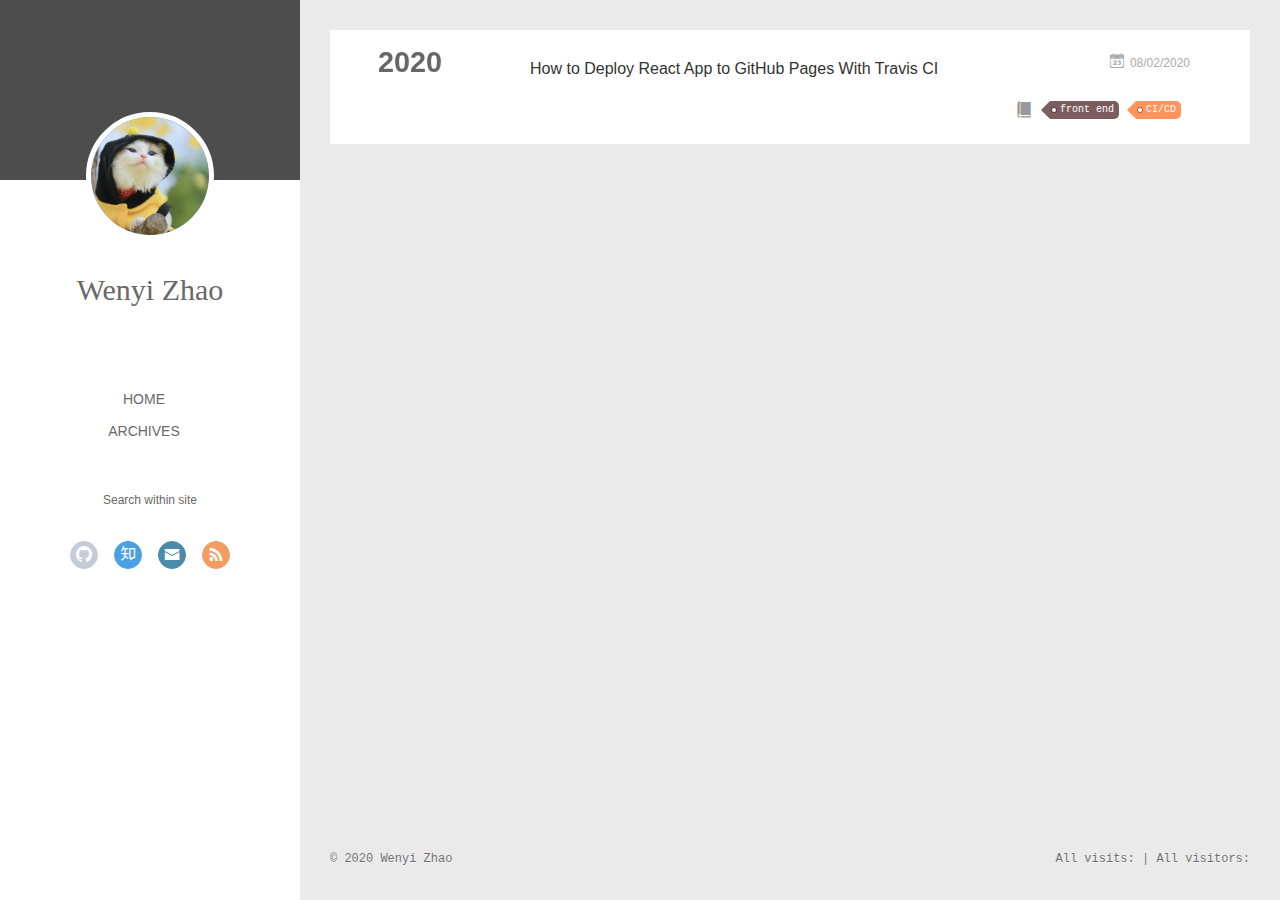
<file: categories/CI-CD/index.html>
<!DOCTYPE html>
<html>
<head>
  <meta charset="utf-8">
  
  <meta name="renderer" content="webkit">
  <meta http-equiv="X-UA-Compatible" content="IE=edge">
  <link rel="dns-prefetch" href="http://wenyizhao.me">
  <title>Category: CI/CD | Wenyi&#39;s Blog</title>
  <meta name="viewport" content="width=device-width, initial-scale=1, maximum-scale=1">
  <meta name="google-site-verification" content="0gbCiByppQycxFXGOUd3hou3pCEvScV86ofMcI6QNX4">
  <meta name="google-site-verification" content="U2SsXpjFoDsXxFmBJR4H_iJ2ax3L5Cs08pcSqbMXcs8">
  <meta name="description" content="Personal website of Wenyi Zhao, a full stack developer in Melbourne">
<meta property="og:type" content="website">
<meta property="og:title" content="Wenyi&#39;s Blog">
<meta property="og:url" content="http://wenyizhao.me/categories/CI-CD/index.html">
<meta property="og:site_name" content="Wenyi&#39;s Blog">
<meta property="og:description" content="Personal website of Wenyi Zhao, a full stack developer in Melbourne">
<meta property="og:locale" content="en_US">
<meta property="article:author" content="Wenyi Zhao">
<meta property="article:tag" content="Wenyi Zhao">
<meta property="article:tag" content=" Melbourne software developer">
<meta property="article:tag" content=" full stack developer">
<meta name="twitter:card" content="summary">
  
    <link rel="alternative" href="/atom.xml" title="Wenyi&#39;s Blog" type="application/atom+xml">
  
  
    <link rel="icon" href="/img/favicon.png">
  
  <link rel="stylesheet" type="text/css" href="/./main.0cf68a.css">
  <style type="text/css">
  
    #container.show {
      background: linear-gradient(200deg,#a0cfe4,#e8c37e);
    }
  </style>
  

  

<meta name="generator" content="Hexo 4.2.0"></head>
</html>
<body>
  <div id="container" q-class="show:isCtnShow">
    <canvas id="anm-canvas" class="anm-canvas"></canvas>
    <div class="left-col" q-class="show:isShow">
      
<div class="overlay" style="background: #4d4d4d"></div>
<div class="intrude-less">
	<header id="header" class="inner">
		<a href="/" class="profilepic">
			<img src="/img/avatar.jpg" class="js-avatar">
		</a>
		<hgroup>
		  <h1 class="header-author"><a href="/">Wenyi Zhao</a></h1>
		</hgroup>
		

		<nav class="header-menu">
			<ul>
			
				<li><a href="/">Home</a></li>
	        
				<li><a href="/archives">Archives</a></li>
	        
			</ul>
		</nav>
		<nav class="header-smart-menu">
    		
    			
    			<a q-on="click: openSlider(e, 'innerArchive')" href="javascript:void(0)">Search within site</a>
    			
            
    			
            
    			
            
		</nav>
		<nav class="header-nav">
			<div class="social">
				
					<a class="github" target="_blank" href="https://github.com/PeggyZWY" title="github" rel="external nofollow noopener noreferrer"><i class="icon-github"></i></a>
		        
					<a class="zhihu" target="_blank" href="https://www.zhihu.com/people/mu-qing-huan" title="zhihu" rel="external nofollow noopener noreferrer"><i class="icon-zhihu"></i></a>
		        
					<a class="mail" target="_blank" href="mailto:wynne.wenyizhao@gmail.com" title="mail" rel="external nofollow noopener noreferrer"><i class="icon-mail"></i></a>
		        
					<a class="rss" target="_blank" href="/atom.xml" title="rss"><i class="icon-rss"></i></a>
		        
			</div>
		</nav>
	</header>		
</div>

    </div>
    <div class="mid-col" q-class="show:isShow,hide:isShow|isFalse">
      
<nav id="mobile-nav">
  	<div class="overlay js-overlay" style="background: #4d4d4d"></div>
	<div class="btnctn js-mobile-btnctn">
  		<div class="slider-trigger list" q-on="click: openSlider(e)"><i class="icon icon-sort"></i></div>
	</div>
	<div class="intrude-less">
		<header id="header" class="inner">
			<div class="profilepic">
				<img src="/img/avatar.jpg" class="js-avatar">
			</div>
			<hgroup>
			  <h1 class="header-author js-header-author">Wenyi Zhao</h1>
			</hgroup>
			
			
			
				
			
				
			
			
			
			<nav class="header-nav">
				<div class="social">
					
						<a class="github" target="_blank" href="https://github.com/PeggyZWY" title="github" rel="external nofollow noopener noreferrer"><i class="icon-github"></i></a>
			        
						<a class="zhihu" target="_blank" href="https://www.zhihu.com/people/mu-qing-huan" title="zhihu" rel="external nofollow noopener noreferrer"><i class="icon-zhihu"></i></a>
			        
						<a class="mail" target="_blank" href="mailto:wynne.wenyizhao@gmail.com" title="mail" rel="external nofollow noopener noreferrer"><i class="icon-mail"></i></a>
			        
						<a class="rss" target="_blank" href="/atom.xml" title="rss"><i class="icon-rss"></i></a>
			        
				</div>
			</nav>

			<nav class="header-menu js-header-menu">
				<ul style="width: 50%">
				
				
					<li style="width: 50%"><a href="/">Home</a></li>
		        
					<li style="width: 50%"><a href="/archives">Archives</a></li>
		        
				</ul>
			</nav>
		</header>				
	</div>
	<div class="mobile-mask" style="display:none" q-show="isShow"></div>
</nav>

      <div id="wrapper" class="body-wrap">
        <div class="menu-l">
          <div class="canvas-wrap">
            <canvas data-colors="#eaeaea" data-sectionheight="100" data-contentid="js-content" id="myCanvas1" class="anm-canvas"></canvas>
          </div>
          <div id="js-content" class="content-ll">
            
  
  
    
    
      
      
      <section class="archives-wrap">
        <div class="archive-year-wrap">
          <a href="/archives/2020" class="archive-year">2020</a>
        </div>
        <div class="archives">
    
    <article class="archive-article archive-type-post">
  <div class="archive-article-inner">
    <header class="archive-article-header">
      	<div class="article-meta">
	      	<a href="/2020-02-08/how-to-deploy-react-app-to-github-pages-with-travis-ci/" class="archive-article-date">
  	<time datetime="2020-02-08T03:53:06.000Z" itemprop="datePublished"><i class="icon-calendar icon"></i>08/02/2020</time>
</a>
        </div>
    	 
  
    <h1 itemprop="name">
      <a class="archive-article-title" href="/2020-02-08/how-to-deploy-react-app-to-github-pages-with-travis-ci/">How to Deploy React App to GitHub Pages With Travis CI</a>
    </h1>
  

        <div class="article-info info-on-right">
          
          
	<div class="article-category tagcloud">
		<i class="icon-book icon"></i>
		<ul class="article-tag-list">
			 
        		<li class="article-tag-list-item">
        			<a href="/categories/front-end//" class="article-tag-list-link color5">front end</a>
        		</li>
      		 
        		<li class="article-tag-list-item">
        			<a href="/categories/CI-CD//" class="article-tag-list-link color1">CI/CD</a>
        		</li>
      		
		</ul>
	</div>


        </div>
        <div class="clearfix"></div>
    </header>
  </div>
</article>
  
  
    </div></section>
  

    


          </div>
        </div>
      </div>
      <footer id="footer">
  <div class="outer">
    <div id="footer-info">
    	<div class="footer-left">
    		&copy; 2020 Wenyi Zhao
    	</div>
      	<div class="footer-right">
      		<script async src="//busuanzi.ibruce.info/busuanzi/2.3/busuanzi.pure.mini.js"></script>
      		<span id="busuanzi_container_site_pv">
						All visits: <span id="busuanzi_value_site_pv"></span>
					</span>
					<span class="post-meta-divider">|</span>
					<span id="busuanzi_container_site_uv">
						All visitors: <span id="busuanzi_value_site_uv"></span>
					</span>
      	</div>
    </div>
  </div>
</footer>

<!--页面点击小红心-->
<script type="text/javascript" src="/love.js"></script>

    </div>
    <script>
	var yiliaConfig = {
		mathjax: true,
		isHome: false,
		isPost: false,
		isArchive: false,
		isTag: false,
		isCategory: true,
		open_in_new: false,
		toc_hide_index: true,
		root: "/",
		innerArchive: true,
		showTags: false
	}
</script>

<script>!function(t){function n(e){if(r[e])return r[e].exports;var i=r[e]={exports:{},id:e,loaded:!1};return t[e].call(i.exports,i,i.exports,n),i.loaded=!0,i.exports}var r={};n.m=t,n.c=r,n.p="./",n(0)}([function(t,n,r){r(195),t.exports=r(191)},function(t,n,r){var e=r(3),i=r(52),o=r(27),u=r(28),c=r(53),f="prototype",a=function(t,n,r){var s,l,h,v,p=t&a.F,d=t&a.G,y=t&a.S,g=t&a.P,b=t&a.B,m=d?e:y?e[n]||(e[n]={}):(e[n]||{})[f],x=d?i:i[n]||(i[n]={}),w=x[f]||(x[f]={});d&&(r=n);for(s in r)l=!p&&m&&void 0!==m[s],h=(l?m:r)[s],v=b&&l?c(h,e):g&&"function"==typeof h?c(Function.call,h):h,m&&u(m,s,h,t&a.U),x[s]!=h&&o(x,s,v),g&&w[s]!=h&&(w[s]=h)};e.core=i,a.F=1,a.G=2,a.S=4,a.P=8,a.B=16,a.W=32,a.U=64,a.R=128,t.exports=a},function(t,n,r){var e=r(6);t.exports=function(t){if(!e(t))throw TypeError(t+" is not an object!");return t}},function(t,n){var r=t.exports="undefined"!=typeof window&&window.Math==Math?window:"undefined"!=typeof self&&self.Math==Math?self:Function("return this")();"number"==typeof __g&&(__g=r)},function(t,n){t.exports=function(t){try{return!!t()}catch(t){return!0}}},function(t,n){var r=t.exports="undefined"!=typeof window&&window.Math==Math?window:"undefined"!=typeof self&&self.Math==Math?self:Function("return this")();"number"==typeof __g&&(__g=r)},function(t,n){t.exports=function(t){return"object"==typeof t?null!==t:"function"==typeof t}},function(t,n,r){var e=r(126)("wks"),i=r(76),o=r(3).Symbol,u="function"==typeof o;(t.exports=function(t){return e[t]||(e[t]=u&&o[t]||(u?o:i)("Symbol."+t))}).store=e},function(t,n){var r={}.hasOwnProperty;t.exports=function(t,n){return r.call(t,n)}},function(t,n,r){var e=r(94),i=r(33);t.exports=function(t){return e(i(t))}},function(t,n,r){t.exports=!r(4)(function(){return 7!=Object.defineProperty({},"a",{get:function(){return 7}}).a})},function(t,n,r){var e=r(2),i=r(167),o=r(50),u=Object.defineProperty;n.f=r(10)?Object.defineProperty:function(t,n,r){if(e(t),n=o(n,!0),e(r),i)try{return u(t,n,r)}catch(t){}if("get"in r||"set"in r)throw TypeError("Accessors not supported!");return"value"in r&&(t[n]=r.value),t}},function(t,n,r){t.exports=!r(18)(function(){return 7!=Object.defineProperty({},"a",{get:function(){return 7}}).a})},function(t,n,r){var e=r(14),i=r(22);t.exports=r(12)?function(t,n,r){return e.f(t,n,i(1,r))}:function(t,n,r){return t[n]=r,t}},function(t,n,r){var e=r(20),i=r(58),o=r(42),u=Object.defineProperty;n.f=r(12)?Object.defineProperty:function(t,n,r){if(e(t),n=o(n,!0),e(r),i)try{return u(t,n,r)}catch(t){}if("get"in r||"set"in r)throw TypeError("Accessors not supported!");return"value"in r&&(t[n]=r.value),t}},function(t,n,r){var e=r(40)("wks"),i=r(23),o=r(5).Symbol,u="function"==typeof o;(t.exports=function(t){return e[t]||(e[t]=u&&o[t]||(u?o:i)("Symbol."+t))}).store=e},function(t,n,r){var e=r(67),i=Math.min;t.exports=function(t){return t>0?i(e(t),9007199254740991):0}},function(t,n,r){var e=r(46);t.exports=function(t){return Object(e(t))}},function(t,n){t.exports=function(t){try{return!!t()}catch(t){return!0}}},function(t,n,r){var e=r(63),i=r(34);t.exports=Object.keys||function(t){return e(t,i)}},function(t,n,r){var e=r(21);t.exports=function(t){if(!e(t))throw TypeError(t+" is not an object!");return t}},function(t,n){t.exports=function(t){return"object"==typeof t?null!==t:"function"==typeof t}},function(t,n){t.exports=function(t,n){return{enumerable:!(1&t),configurable:!(2&t),writable:!(4&t),value:n}}},function(t,n){var r=0,e=Math.random();t.exports=function(t){return"Symbol(".concat(void 0===t?"":t,")_",(++r+e).toString(36))}},function(t,n){var r={}.hasOwnProperty;t.exports=function(t,n){return r.call(t,n)}},function(t,n){var r=t.exports={version:"2.4.0"};"number"==typeof __e&&(__e=r)},function(t,n){t.exports=function(t){if("function"!=typeof t)throw TypeError(t+" is not a function!");return t}},function(t,n,r){var e=r(11),i=r(66);t.exports=r(10)?function(t,n,r){return e.f(t,n,i(1,r))}:function(t,n,r){return t[n]=r,t}},function(t,n,r){var e=r(3),i=r(27),o=r(24),u=r(76)("src"),c="toString",f=Function[c],a=(""+f).split(c);r(52).inspectSource=function(t){return f.call(t)},(t.exports=function(t,n,r,c){var f="function"==typeof r;f&&(o(r,"name")||i(r,"name",n)),t[n]!==r&&(f&&(o(r,u)||i(r,u,t[n]?""+t[n]:a.join(String(n)))),t===e?t[n]=r:c?t[n]?t[n]=r:i(t,n,r):(delete t[n],i(t,n,r)))})(Function.prototype,c,function(){return"function"==typeof this&&this[u]||f.call(this)})},function(t,n,r){var e=r(1),i=r(4),o=r(46),u=function(t,n,r,e){var i=String(o(t)),u="<"+n;return""!==r&&(u+=" "+r+'="'+String(e).replace(/"/g,"&quot;")+'"'),u+">"+i+"</"+n+">"};t.exports=function(t,n){var r={};r[t]=n(u),e(e.P+e.F*i(function(){var n=""[t]('"');return n!==n.toLowerCase()||n.split('"').length>3}),"String",r)}},function(t,n,r){var e=r(115),i=r(46);t.exports=function(t){return e(i(t))}},function(t,n,r){var e=r(116),i=r(66),o=r(30),u=r(50),c=r(24),f=r(167),a=Object.getOwnPropertyDescriptor;n.f=r(10)?a:function(t,n){if(t=o(t),n=u(n,!0),f)try{return a(t,n)}catch(t){}if(c(t,n))return i(!e.f.call(t,n),t[n])}},function(t,n,r){var e=r(24),i=r(17),o=r(145)("IE_PROTO"),u=Object.prototype;t.exports=Object.getPrototypeOf||function(t){return t=i(t),e(t,o)?t[o]:"function"==typeof t.constructor&&t instanceof t.constructor?t.constructor.prototype:t instanceof Object?u:null}},function(t,n){t.exports=function(t){if(void 0==t)throw TypeError("Can't call method on  "+t);return t}},function(t,n){t.exports="constructor,hasOwnProperty,isPrototypeOf,propertyIsEnumerable,toLocaleString,toString,valueOf".split(",")},function(t,n){t.exports={}},function(t,n){t.exports=!0},function(t,n){n.f={}.propertyIsEnumerable},function(t,n,r){var e=r(14).f,i=r(8),o=r(15)("toStringTag");t.exports=function(t,n,r){t&&!i(t=r?t:t.prototype,o)&&e(t,o,{configurable:!0,value:n})}},function(t,n,r){var e=r(40)("keys"),i=r(23);t.exports=function(t){return e[t]||(e[t]=i(t))}},function(t,n,r){var e=r(5),i="__core-js_shared__",o=e[i]||(e[i]={});t.exports=function(t){return o[t]||(o[t]={})}},function(t,n){var r=Math.ceil,e=Math.floor;t.exports=function(t){return isNaN(t=+t)?0:(t>0?e:r)(t)}},function(t,n,r){var e=r(21);t.exports=function(t,n){if(!e(t))return t;var r,i;if(n&&"function"==typeof(r=t.toString)&&!e(i=r.call(t)))return i;if("function"==typeof(r=t.valueOf)&&!e(i=r.call(t)))return i;if(!n&&"function"==typeof(r=t.toString)&&!e(i=r.call(t)))return i;throw TypeError("Can't convert object to primitive value")}},function(t,n,r){var e=r(5),i=r(25),o=r(36),u=r(44),c=r(14).f;t.exports=function(t){var n=i.Symbol||(i.Symbol=o?{}:e.Symbol||{});"_"==t.charAt(0)||t in n||c(n,t,{value:u.f(t)})}},function(t,n,r){n.f=r(15)},function(t,n){var r={}.toString;t.exports=function(t){return r.call(t).slice(8,-1)}},function(t,n){t.exports=function(t){if(void 0==t)throw TypeError("Can't call method on  "+t);return t}},function(t,n,r){var e=r(4);t.exports=function(t,n){return!!t&&e(function(){n?t.call(null,function(){},1):t.call(null)})}},function(t,n,r){var e=r(53),i=r(115),o=r(17),u=r(16),c=r(203);t.exports=function(t,n){var r=1==t,f=2==t,a=3==t,s=4==t,l=6==t,h=5==t||l,v=n||c;return function(n,c,p){for(var d,y,g=o(n),b=i(g),m=e(c,p,3),x=u(b.length),w=0,S=r?v(n,x):f?v(n,0):void 0;x>w;w++)if((h||w in b)&&(d=b[w],y=m(d,w,g),t))if(r)S[w]=y;else if(y)switch(t){case 3:return!0;case 5:return d;case 6:return w;case 2:S.push(d)}else if(s)return!1;return l?-1:a||s?s:S}}},function(t,n,r){var e=r(1),i=r(52),o=r(4);t.exports=function(t,n){var r=(i.Object||{})[t]||Object[t],u={};u[t]=n(r),e(e.S+e.F*o(function(){r(1)}),"Object",u)}},function(t,n,r){var e=r(6);t.exports=function(t,n){if(!e(t))return t;var r,i;if(n&&"function"==typeof(r=t.toString)&&!e(i=r.call(t)))return i;if("function"==typeof(r=t.valueOf)&&!e(i=r.call(t)))return i;if(!n&&"function"==typeof(r=t.toString)&&!e(i=r.call(t)))return i;throw TypeError("Can't convert object to primitive value")}},function(t,n,r){var e=r(5),i=r(25),o=r(91),u=r(13),c="prototype",f=function(t,n,r){var a,s,l,h=t&f.F,v=t&f.G,p=t&f.S,d=t&f.P,y=t&f.B,g=t&f.W,b=v?i:i[n]||(i[n]={}),m=b[c],x=v?e:p?e[n]:(e[n]||{})[c];v&&(r=n);for(a in r)(s=!h&&x&&void 0!==x[a])&&a in b||(l=s?x[a]:r[a],b[a]=v&&"function"!=typeof x[a]?r[a]:y&&s?o(l,e):g&&x[a]==l?function(t){var n=function(n,r,e){if(this instanceof t){switch(arguments.length){case 0:return new t;case 1:return new t(n);case 2:return new t(n,r)}return new t(n,r,e)}return t.apply(this,arguments)};return n[c]=t[c],n}(l):d&&"function"==typeof l?o(Function.call,l):l,d&&((b.virtual||(b.virtual={}))[a]=l,t&f.R&&m&&!m[a]&&u(m,a,l)))};f.F=1,f.G=2,f.S=4,f.P=8,f.B=16,f.W=32,f.U=64,f.R=128,t.exports=f},function(t,n){var r=t.exports={version:"2.4.0"};"number"==typeof __e&&(__e=r)},function(t,n,r){var e=r(26);t.exports=function(t,n,r){if(e(t),void 0===n)return t;switch(r){case 1:return function(r){return t.call(n,r)};case 2:return function(r,e){return t.call(n,r,e)};case 3:return function(r,e,i){return t.call(n,r,e,i)}}return function(){return t.apply(n,arguments)}}},function(t,n,r){var e=r(183),i=r(1),o=r(126)("metadata"),u=o.store||(o.store=new(r(186))),c=function(t,n,r){var i=u.get(t);if(!i){if(!r)return;u.set(t,i=new e)}var o=i.get(n);if(!o){if(!r)return;i.set(n,o=new e)}return o},f=function(t,n,r){var e=c(n,r,!1);return void 0!==e&&e.has(t)},a=function(t,n,r){var e=c(n,r,!1);return void 0===e?void 0:e.get(t)},s=function(t,n,r,e){c(r,e,!0).set(t,n)},l=function(t,n){var r=c(t,n,!1),e=[];return r&&r.forEach(function(t,n){e.push(n)}),e},h=function(t){return void 0===t||"symbol"==typeof t?t:String(t)},v=function(t){i(i.S,"Reflect",t)};t.exports={store:u,map:c,has:f,get:a,set:s,keys:l,key:h,exp:v}},function(t,n,r){"use strict";if(r(10)){var e=r(69),i=r(3),o=r(4),u=r(1),c=r(127),f=r(152),a=r(53),s=r(68),l=r(66),h=r(27),v=r(73),p=r(67),d=r(16),y=r(75),g=r(50),b=r(24),m=r(180),x=r(114),w=r(6),S=r(17),_=r(137),O=r(70),E=r(32),P=r(71).f,j=r(154),F=r(76),M=r(7),A=r(48),N=r(117),T=r(146),I=r(155),k=r(80),L=r(123),R=r(74),C=r(130),D=r(160),U=r(11),W=r(31),G=U.f,B=W.f,V=i.RangeError,z=i.TypeError,q=i.Uint8Array,K="ArrayBuffer",J="Shared"+K,Y="BYTES_PER_ELEMENT",H="prototype",$=Array[H],X=f.ArrayBuffer,Q=f.DataView,Z=A(0),tt=A(2),nt=A(3),rt=A(4),et=A(5),it=A(6),ot=N(!0),ut=N(!1),ct=I.values,ft=I.keys,at=I.entries,st=$.lastIndexOf,lt=$.reduce,ht=$.reduceRight,vt=$.join,pt=$.sort,dt=$.slice,yt=$.toString,gt=$.toLocaleString,bt=M("iterator"),mt=M("toStringTag"),xt=F("typed_constructor"),wt=F("def_constructor"),St=c.CONSTR,_t=c.TYPED,Ot=c.VIEW,Et="Wrong length!",Pt=A(1,function(t,n){return Tt(T(t,t[wt]),n)}),jt=o(function(){return 1===new q(new Uint16Array([1]).buffer)[0]}),Ft=!!q&&!!q[H].set&&o(function(){new q(1).set({})}),Mt=function(t,n){if(void 0===t)throw z(Et);var r=+t,e=d(t);if(n&&!m(r,e))throw V(Et);return e},At=function(t,n){var r=p(t);if(r<0||r%n)throw V("Wrong offset!");return r},Nt=function(t){if(w(t)&&_t in t)return t;throw z(t+" is not a typed array!")},Tt=function(t,n){if(!(w(t)&&xt in t))throw z("It is not a typed array constructor!");return new t(n)},It=function(t,n){return kt(T(t,t[wt]),n)},kt=function(t,n){for(var r=0,e=n.length,i=Tt(t,e);e>r;)i[r]=n[r++];return i},Lt=function(t,n,r){G(t,n,{get:function(){return this._d[r]}})},Rt=function(t){var n,r,e,i,o,u,c=S(t),f=arguments.length,s=f>1?arguments[1]:void 0,l=void 0!==s,h=j(c);if(void 0!=h&&!_(h)){for(u=h.call(c),e=[],n=0;!(o=u.next()).done;n++)e.push(o.value);c=e}for(l&&f>2&&(s=a(s,arguments[2],2)),n=0,r=d(c.length),i=Tt(this,r);r>n;n++)i[n]=l?s(c[n],n):c[n];return i},Ct=function(){for(var t=0,n=arguments.length,r=Tt(this,n);n>t;)r[t]=arguments[t++];return r},Dt=!!q&&o(function(){gt.call(new q(1))}),Ut=function(){return gt.apply(Dt?dt.call(Nt(this)):Nt(this),arguments)},Wt={copyWithin:function(t,n){return D.call(Nt(this),t,n,arguments.length>2?arguments[2]:void 0)},every:function(t){return rt(Nt(this),t,arguments.length>1?arguments[1]:void 0)},fill:function(t){return C.apply(Nt(this),arguments)},filter:function(t){return It(this,tt(Nt(this),t,arguments.length>1?arguments[1]:void 0))},find:function(t){return et(Nt(this),t,arguments.length>1?arguments[1]:void 0)},findIndex:function(t){return it(Nt(this),t,arguments.length>1?arguments[1]:void 0)},forEach:function(t){Z(Nt(this),t,arguments.length>1?arguments[1]:void 0)},indexOf:function(t){return ut(Nt(this),t,arguments.length>1?arguments[1]:void 0)},includes:function(t){return ot(Nt(this),t,arguments.length>1?arguments[1]:void 0)},join:function(t){return vt.apply(Nt(this),arguments)},lastIndexOf:function(t){return st.apply(Nt(this),arguments)},map:function(t){return Pt(Nt(this),t,arguments.length>1?arguments[1]:void 0)},reduce:function(t){return lt.apply(Nt(this),arguments)},reduceRight:function(t){return ht.apply(Nt(this),arguments)},reverse:function(){for(var t,n=this,r=Nt(n).length,e=Math.floor(r/2),i=0;i<e;)t=n[i],n[i++]=n[--r],n[r]=t;return n},some:function(t){return nt(Nt(this),t,arguments.length>1?arguments[1]:void 0)},sort:function(t){return pt.call(Nt(this),t)},subarray:function(t,n){var r=Nt(this),e=r.length,i=y(t,e);return new(T(r,r[wt]))(r.buffer,r.byteOffset+i*r.BYTES_PER_ELEMENT,d((void 0===n?e:y(n,e))-i))}},Gt=function(t,n){return It(this,dt.call(Nt(this),t,n))},Bt=function(t){Nt(this);var n=At(arguments[1],1),r=this.length,e=S(t),i=d(e.length),o=0;if(i+n>r)throw V(Et);for(;o<i;)this[n+o]=e[o++]},Vt={entries:function(){return at.call(Nt(this))},keys:function(){return ft.call(Nt(this))},values:function(){return ct.call(Nt(this))}},zt=function(t,n){return w(t)&&t[_t]&&"symbol"!=typeof n&&n in t&&String(+n)==String(n)},qt=function(t,n){return zt(t,n=g(n,!0))?l(2,t[n]):B(t,n)},Kt=function(t,n,r){return!(zt(t,n=g(n,!0))&&w(r)&&b(r,"value"))||b(r,"get")||b(r,"set")||r.configurable||b(r,"writable")&&!r.writable||b(r,"enumerable")&&!r.enumerable?G(t,n,r):(t[n]=r.value,t)};St||(W.f=qt,U.f=Kt),u(u.S+u.F*!St,"Object",{getOwnPropertyDescriptor:qt,defineProperty:Kt}),o(function(){yt.call({})})&&(yt=gt=function(){return vt.call(this)});var Jt=v({},Wt);v(Jt,Vt),h(Jt,bt,Vt.values),v(Jt,{slice:Gt,set:Bt,constructor:function(){},toString:yt,toLocaleString:Ut}),Lt(Jt,"buffer","b"),Lt(Jt,"byteOffset","o"),Lt(Jt,"byteLength","l"),Lt(Jt,"length","e"),G(Jt,mt,{get:function(){return this[_t]}}),t.exports=function(t,n,r,f){f=!!f;var a=t+(f?"Clamped":"")+"Array",l="Uint8Array"!=a,v="get"+t,p="set"+t,y=i[a],g=y||{},b=y&&E(y),m=!y||!c.ABV,S={},_=y&&y[H],j=function(t,r){var e=t._d;return e.v[v](r*n+e.o,jt)},F=function(t,r,e){var i=t._d;f&&(e=(e=Math.round(e))<0?0:e>255?255:255&e),i.v[p](r*n+i.o,e,jt)},M=function(t,n){G(t,n,{get:function(){return j(this,n)},set:function(t){return F(this,n,t)},enumerable:!0})};m?(y=r(function(t,r,e,i){s(t,y,a,"_d");var o,u,c,f,l=0,v=0;if(w(r)){if(!(r instanceof X||(f=x(r))==K||f==J))return _t in r?kt(y,r):Rt.call(y,r);o=r,v=At(e,n);var p=r.byteLength;if(void 0===i){if(p%n)throw V(Et);if((u=p-v)<0)throw V(Et)}else if((u=d(i)*n)+v>p)throw V(Et);c=u/n}else c=Mt(r,!0),u=c*n,o=new X(u);for(h(t,"_d",{b:o,o:v,l:u,e:c,v:new Q(o)});l<c;)M(t,l++)}),_=y[H]=O(Jt),h(_,"constructor",y)):L(function(t){new y(null),new y(t)},!0)||(y=r(function(t,r,e,i){s(t,y,a);var o;return w(r)?r instanceof X||(o=x(r))==K||o==J?void 0!==i?new g(r,At(e,n),i):void 0!==e?new g(r,At(e,n)):new g(r):_t in r?kt(y,r):Rt.call(y,r):new g(Mt(r,l))}),Z(b!==Function.prototype?P(g).concat(P(b)):P(g),function(t){t in y||h(y,t,g[t])}),y[H]=_,e||(_.constructor=y));var A=_[bt],N=!!A&&("values"==A.name||void 0==A.name),T=Vt.values;h(y,xt,!0),h(_,_t,a),h(_,Ot,!0),h(_,wt,y),(f?new y(1)[mt]==a:mt in _)||G(_,mt,{get:function(){return a}}),S[a]=y,u(u.G+u.W+u.F*(y!=g),S),u(u.S,a,{BYTES_PER_ELEMENT:n,from:Rt,of:Ct}),Y in _||h(_,Y,n),u(u.P,a,Wt),R(a),u(u.P+u.F*Ft,a,{set:Bt}),u(u.P+u.F*!N,a,Vt),u(u.P+u.F*(_.toString!=yt),a,{toString:yt}),u(u.P+u.F*o(function(){new y(1).slice()}),a,{slice:Gt}),u(u.P+u.F*(o(function(){return[1,2].toLocaleString()!=new y([1,2]).toLocaleString()})||!o(function(){_.toLocaleString.call([1,2])})),a,{toLocaleString:Ut}),k[a]=N?A:T,e||N||h(_,bt,T)}}else t.exports=function(){}},function(t,n){var r={}.toString;t.exports=function(t){return r.call(t).slice(8,-1)}},function(t,n,r){var e=r(21),i=r(5).document,o=e(i)&&e(i.createElement);t.exports=function(t){return o?i.createElement(t):{}}},function(t,n,r){t.exports=!r(12)&&!r(18)(function(){return 7!=Object.defineProperty(r(57)("div"),"a",{get:function(){return 7}}).a})},function(t,n,r){"use strict";var e=r(36),i=r(51),o=r(64),u=r(13),c=r(8),f=r(35),a=r(96),s=r(38),l=r(103),h=r(15)("iterator"),v=!([].keys&&"next"in[].keys()),p="keys",d="values",y=function(){return this};t.exports=function(t,n,r,g,b,m,x){a(r,n,g);var w,S,_,O=function(t){if(!v&&t in F)return F[t];switch(t){case p:case d:return function(){return new r(this,t)}}return function(){return new r(this,t)}},E=n+" Iterator",P=b==d,j=!1,F=t.prototype,M=F[h]||F["@@iterator"]||b&&F[b],A=M||O(b),N=b?P?O("entries"):A:void 0,T="Array"==n?F.entries||M:M;if(T&&(_=l(T.call(new t)))!==Object.prototype&&(s(_,E,!0),e||c(_,h)||u(_,h,y)),P&&M&&M.name!==d&&(j=!0,A=function(){return M.call(this)}),e&&!x||!v&&!j&&F[h]||u(F,h,A),f[n]=A,f[E]=y,b)if(w={values:P?A:O(d),keys:m?A:O(p),entries:N},x)for(S in w)S in F||o(F,S,w[S]);else i(i.P+i.F*(v||j),n,w);return w}},function(t,n,r){var e=r(20),i=r(100),o=r(34),u=r(39)("IE_PROTO"),c=function(){},f="prototype",a=function(){var t,n=r(57)("iframe"),e=o.length;for(n.style.display="none",r(93).appendChild(n),n.src="javascript:",t=n.contentWindow.document,t.open(),t.write("<script>document.F=Object<\/script>"),t.close(),a=t.F;e--;)delete a[f][o[e]];return a()};t.exports=Object.create||function(t,n){var r;return null!==t?(c[f]=e(t),r=new c,c[f]=null,r[u]=t):r=a(),void 0===n?r:i(r,n)}},function(t,n,r){var e=r(63),i=r(34).concat("length","prototype");n.f=Object.getOwnPropertyNames||function(t){return e(t,i)}},function(t,n){n.f=Object.getOwnPropertySymbols},function(t,n,r){var e=r(8),i=r(9),o=r(90)(!1),u=r(39)("IE_PROTO");t.exports=function(t,n){var r,c=i(t),f=0,a=[];for(r in c)r!=u&&e(c,r)&&a.push(r);for(;n.length>f;)e(c,r=n[f++])&&(~o(a,r)||a.push(r));return a}},function(t,n,r){t.exports=r(13)},function(t,n,r){var e=r(76)("meta"),i=r(6),o=r(24),u=r(11).f,c=0,f=Object.isExtensible||function(){return!0},a=!r(4)(function(){return f(Object.preventExtensions({}))}),s=function(t){u(t,e,{value:{i:"O"+ ++c,w:{}}})},l=function(t,n){if(!i(t))return"symbol"==typeof t?t:("string"==typeof t?"S":"P")+t;if(!o(t,e)){if(!f(t))return"F";if(!n)return"E";s(t)}return t[e].i},h=function(t,n){if(!o(t,e)){if(!f(t))return!0;if(!n)return!1;s(t)}return t[e].w},v=function(t){return a&&p.NEED&&f(t)&&!o(t,e)&&s(t),t},p=t.exports={KEY:e,NEED:!1,fastKey:l,getWeak:h,onFreeze:v}},function(t,n){t.exports=function(t,n){return{enumerable:!(1&t),configurable:!(2&t),writable:!(4&t),value:n}}},function(t,n){var r=Math.ceil,e=Math.floor;t.exports=function(t){return isNaN(t=+t)?0:(t>0?e:r)(t)}},function(t,n){t.exports=function(t,n,r,e){if(!(t instanceof n)||void 0!==e&&e in t)throw TypeError(r+": incorrect invocation!");return t}},function(t,n){t.exports=!1},function(t,n,r){var e=r(2),i=r(173),o=r(133),u=r(145)("IE_PROTO"),c=function(){},f="prototype",a=function(){var t,n=r(132)("iframe"),e=o.length;for(n.style.display="none",r(135).appendChild(n),n.src="javascript:",t=n.contentWindow.document,t.open(),t.write("<script>document.F=Object<\/script>"),t.close(),a=t.F;e--;)delete a[f][o[e]];return a()};t.exports=Object.create||function(t,n){var r;return null!==t?(c[f]=e(t),r=new c,c[f]=null,r[u]=t):r=a(),void 0===n?r:i(r,n)}},function(t,n,r){var e=r(175),i=r(133).concat("length","prototype");n.f=Object.getOwnPropertyNames||function(t){return e(t,i)}},function(t,n,r){var e=r(175),i=r(133);t.exports=Object.keys||function(t){return e(t,i)}},function(t,n,r){var e=r(28);t.exports=function(t,n,r){for(var i in n)e(t,i,n[i],r);return t}},function(t,n,r){"use strict";var e=r(3),i=r(11),o=r(10),u=r(7)("species");t.exports=function(t){var n=e[t];o&&n&&!n[u]&&i.f(n,u,{configurable:!0,get:function(){return this}})}},function(t,n,r){var e=r(67),i=Math.max,o=Math.min;t.exports=function(t,n){return t=e(t),t<0?i(t+n,0):o(t,n)}},function(t,n){var r=0,e=Math.random();t.exports=function(t){return"Symbol(".concat(void 0===t?"":t,")_",(++r+e).toString(36))}},function(t,n,r){var e=r(33);t.exports=function(t){return Object(e(t))}},function(t,n,r){var e=r(7)("unscopables"),i=Array.prototype;void 0==i[e]&&r(27)(i,e,{}),t.exports=function(t){i[e][t]=!0}},function(t,n,r){var e=r(53),i=r(169),o=r(137),u=r(2),c=r(16),f=r(154),a={},s={},n=t.exports=function(t,n,r,l,h){var v,p,d,y,g=h?function(){return t}:f(t),b=e(r,l,n?2:1),m=0;if("function"!=typeof g)throw TypeError(t+" is not iterable!");if(o(g)){for(v=c(t.length);v>m;m++)if((y=n?b(u(p=t[m])[0],p[1]):b(t[m]))===a||y===s)return y}else for(d=g.call(t);!(p=d.next()).done;)if((y=i(d,b,p.value,n))===a||y===s)return y};n.BREAK=a,n.RETURN=s},function(t,n){t.exports={}},function(t,n,r){var e=r(11).f,i=r(24),o=r(7)("toStringTag");t.exports=function(t,n,r){t&&!i(t=r?t:t.prototype,o)&&e(t,o,{configurable:!0,value:n})}},function(t,n,r){var e=r(1),i=r(46),o=r(4),u=r(150),c="["+u+"]",f="​",a=RegExp("^"+c+c+"*"),s=RegExp(c+c+"*$"),l=function(t,n,r){var i={},c=o(function(){return!!u[t]()||f[t]()!=f}),a=i[t]=c?n(h):u[t];r&&(i[r]=a),e(e.P+e.F*c,"String",i)},h=l.trim=function(t,n){return t=String(i(t)),1&n&&(t=t.replace(a,"")),2&n&&(t=t.replace(s,"")),t};t.exports=l},function(t,n,r){t.exports={default:r(86),__esModule:!0}},function(t,n,r){t.exports={default:r(87),__esModule:!0}},function(t,n,r){"use strict";function e(t){return t&&t.__esModule?t:{default:t}}n.__esModule=!0;var i=r(84),o=e(i),u=r(83),c=e(u),f="function"==typeof c.default&&"symbol"==typeof o.default?function(t){return typeof t}:function(t){return t&&"function"==typeof c.default&&t.constructor===c.default&&t!==c.default.prototype?"symbol":typeof t};n.default="function"==typeof c.default&&"symbol"===f(o.default)?function(t){return void 0===t?"undefined":f(t)}:function(t){return t&&"function"==typeof c.default&&t.constructor===c.default&&t!==c.default.prototype?"symbol":void 0===t?"undefined":f(t)}},function(t,n,r){r(110),r(108),r(111),r(112),t.exports=r(25).Symbol},function(t,n,r){r(109),r(113),t.exports=r(44).f("iterator")},function(t,n){t.exports=function(t){if("function"!=typeof t)throw TypeError(t+" is not a function!");return t}},function(t,n){t.exports=function(){}},function(t,n,r){var e=r(9),i=r(106),o=r(105);t.exports=function(t){return function(n,r,u){var c,f=e(n),a=i(f.length),s=o(u,a);if(t&&r!=r){for(;a>s;)if((c=f[s++])!=c)return!0}else for(;a>s;s++)if((t||s in f)&&f[s]===r)return t||s||0;return!t&&-1}}},function(t,n,r){var e=r(88);t.exports=function(t,n,r){if(e(t),void 0===n)return t;switch(r){case 1:return function(r){return t.call(n,r)};case 2:return function(r,e){return t.call(n,r,e)};case 3:return function(r,e,i){return t.call(n,r,e,i)}}return function(){return t.apply(n,arguments)}}},function(t,n,r){var e=r(19),i=r(62),o=r(37);t.exports=function(t){var n=e(t),r=i.f;if(r)for(var u,c=r(t),f=o.f,a=0;c.length>a;)f.call(t,u=c[a++])&&n.push(u);return n}},function(t,n,r){t.exports=r(5).document&&document.documentElement},function(t,n,r){var e=r(56);t.exports=Object("z").propertyIsEnumerable(0)?Object:function(t){return"String"==e(t)?t.split(""):Object(t)}},function(t,n,r){var e=r(56);t.exports=Array.isArray||function(t){return"Array"==e(t)}},function(t,n,r){"use strict";var e=r(60),i=r(22),o=r(38),u={};r(13)(u,r(15)("iterator"),function(){return this}),t.exports=function(t,n,r){t.prototype=e(u,{next:i(1,r)}),o(t,n+" Iterator")}},function(t,n){t.exports=function(t,n){return{value:n,done:!!t}}},function(t,n,r){var e=r(19),i=r(9);t.exports=function(t,n){for(var r,o=i(t),u=e(o),c=u.length,f=0;c>f;)if(o[r=u[f++]]===n)return r}},function(t,n,r){var e=r(23)("meta"),i=r(21),o=r(8),u=r(14).f,c=0,f=Object.isExtensible||function(){return!0},a=!r(18)(function(){return f(Object.preventExtensions({}))}),s=function(t){u(t,e,{value:{i:"O"+ ++c,w:{}}})},l=function(t,n){if(!i(t))return"symbol"==typeof t?t:("string"==typeof t?"S":"P")+t;if(!o(t,e)){if(!f(t))return"F";if(!n)return"E";s(t)}return t[e].i},h=function(t,n){if(!o(t,e)){if(!f(t))return!0;if(!n)return!1;s(t)}return t[e].w},v=function(t){return a&&p.NEED&&f(t)&&!o(t,e)&&s(t),t},p=t.exports={KEY:e,NEED:!1,fastKey:l,getWeak:h,onFreeze:v}},function(t,n,r){var e=r(14),i=r(20),o=r(19);t.exports=r(12)?Object.defineProperties:function(t,n){i(t);for(var r,u=o(n),c=u.length,f=0;c>f;)e.f(t,r=u[f++],n[r]);return t}},function(t,n,r){var e=r(37),i=r(22),o=r(9),u=r(42),c=r(8),f=r(58),a=Object.getOwnPropertyDescriptor;n.f=r(12)?a:function(t,n){if(t=o(t),n=u(n,!0),f)try{return a(t,n)}catch(t){}if(c(t,n))return i(!e.f.call(t,n),t[n])}},function(t,n,r){var e=r(9),i=r(61).f,o={}.toString,u="object"==typeof window&&window&&Object.getOwnPropertyNames?Object.getOwnPropertyNames(window):[],c=function(t){try{return i(t)}catch(t){return u.slice()}};t.exports.f=function(t){return u&&"[object Window]"==o.call(t)?c(t):i(e(t))}},function(t,n,r){var e=r(8),i=r(77),o=r(39)("IE_PROTO"),u=Object.prototype;t.exports=Object.getPrototypeOf||function(t){return t=i(t),e(t,o)?t[o]:"function"==typeof t.constructor&&t instanceof t.constructor?t.constructor.prototype:t instanceof Object?u:null}},function(t,n,r){var e=r(41),i=r(33);t.exports=function(t){return function(n,r){var o,u,c=String(i(n)),f=e(r),a=c.length;return f<0||f>=a?t?"":void 0:(o=c.charCodeAt(f),o<55296||o>56319||f+1===a||(u=c.charCodeAt(f+1))<56320||u>57343?t?c.charAt(f):o:t?c.slice(f,f+2):u-56320+(o-55296<<10)+65536)}}},function(t,n,r){var e=r(41),i=Math.max,o=Math.min;t.exports=function(t,n){return t=e(t),t<0?i(t+n,0):o(t,n)}},function(t,n,r){var e=r(41),i=Math.min;t.exports=function(t){return t>0?i(e(t),9007199254740991):0}},function(t,n,r){"use strict";var e=r(89),i=r(97),o=r(35),u=r(9);t.exports=r(59)(Array,"Array",function(t,n){this._t=u(t),this._i=0,this._k=n},function(){var t=this._t,n=this._k,r=this._i++;return!t||r>=t.length?(this._t=void 0,i(1)):"keys"==n?i(0,r):"values"==n?i(0,t[r]):i(0,[r,t[r]])},"values"),o.Arguments=o.Array,e("keys"),e("values"),e("entries")},function(t,n){},function(t,n,r){"use strict";var e=r(104)(!0);r(59)(String,"String",function(t){this._t=String(t),this._i=0},function(){var t,n=this._t,r=this._i;return r>=n.length?{value:void 0,done:!0}:(t=e(n,r),this._i+=t.length,{value:t,done:!1})})},function(t,n,r){"use strict";var e=r(5),i=r(8),o=r(12),u=r(51),c=r(64),f=r(99).KEY,a=r(18),s=r(40),l=r(38),h=r(23),v=r(15),p=r(44),d=r(43),y=r(98),g=r(92),b=r(95),m=r(20),x=r(9),w=r(42),S=r(22),_=r(60),O=r(102),E=r(101),P=r(14),j=r(19),F=E.f,M=P.f,A=O.f,N=e.Symbol,T=e.JSON,I=T&&T.stringify,k="prototype",L=v("_hidden"),R=v("toPrimitive"),C={}.propertyIsEnumerable,D=s("symbol-registry"),U=s("symbols"),W=s("op-symbols"),G=Object[k],B="function"==typeof N,V=e.QObject,z=!V||!V[k]||!V[k].findChild,q=o&&a(function(){return 7!=_(M({},"a",{get:function(){return M(this,"a",{value:7}).a}})).a})?function(t,n,r){var e=F(G,n);e&&delete G[n],M(t,n,r),e&&t!==G&&M(G,n,e)}:M,K=function(t){var n=U[t]=_(N[k]);return n._k=t,n},J=B&&"symbol"==typeof N.iterator?function(t){return"symbol"==typeof t}:function(t){return t instanceof N},Y=function(t,n,r){return t===G&&Y(W,n,r),m(t),n=w(n,!0),m(r),i(U,n)?(r.enumerable?(i(t,L)&&t[L][n]&&(t[L][n]=!1),r=_(r,{enumerable:S(0,!1)})):(i(t,L)||M(t,L,S(1,{})),t[L][n]=!0),q(t,n,r)):M(t,n,r)},H=function(t,n){m(t);for(var r,e=g(n=x(n)),i=0,o=e.length;o>i;)Y(t,r=e[i++],n[r]);return t},$=function(t,n){return void 0===n?_(t):H(_(t),n)},X=function(t){var n=C.call(this,t=w(t,!0));return!(this===G&&i(U,t)&&!i(W,t))&&(!(n||!i(this,t)||!i(U,t)||i(this,L)&&this[L][t])||n)},Q=function(t,n){if(t=x(t),n=w(n,!0),t!==G||!i(U,n)||i(W,n)){var r=F(t,n);return!r||!i(U,n)||i(t,L)&&t[L][n]||(r.enumerable=!0),r}},Z=function(t){for(var n,r=A(x(t)),e=[],o=0;r.length>o;)i(U,n=r[o++])||n==L||n==f||e.push(n);return e},tt=function(t){for(var n,r=t===G,e=A(r?W:x(t)),o=[],u=0;e.length>u;)!i(U,n=e[u++])||r&&!i(G,n)||o.push(U[n]);return o};B||(N=function(){if(this instanceof N)throw TypeError("Symbol is not a constructor!");var t=h(arguments.length>0?arguments[0]:void 0),n=function(r){this===G&&n.call(W,r),i(this,L)&&i(this[L],t)&&(this[L][t]=!1),q(this,t,S(1,r))};return o&&z&&q(G,t,{configurable:!0,set:n}),K(t)},c(N[k],"toString",function(){return this._k}),E.f=Q,P.f=Y,r(61).f=O.f=Z,r(37).f=X,r(62).f=tt,o&&!r(36)&&c(G,"propertyIsEnumerable",X,!0),p.f=function(t){return K(v(t))}),u(u.G+u.W+u.F*!B,{Symbol:N});for(var nt="hasInstance,isConcatSpreadable,iterator,match,replace,search,species,split,toPrimitive,toStringTag,unscopables".split(","),rt=0;nt.length>rt;)v(nt[rt++]);for(var nt=j(v.store),rt=0;nt.length>rt;)d(nt[rt++]);u(u.S+u.F*!B,"Symbol",{for:function(t){return i(D,t+="")?D[t]:D[t]=N(t)},keyFor:function(t){if(J(t))return y(D,t);throw TypeError(t+" is not a symbol!")},useSetter:function(){z=!0},useSimple:function(){z=!1}}),u(u.S+u.F*!B,"Object",{create:$,defineProperty:Y,defineProperties:H,getOwnPropertyDescriptor:Q,getOwnPropertyNames:Z,getOwnPropertySymbols:tt}),T&&u(u.S+u.F*(!B||a(function(){var t=N();return"[null]"!=I([t])||"{}"!=I({a:t})||"{}"!=I(Object(t))})),"JSON",{stringify:function(t){if(void 0!==t&&!J(t)){for(var n,r,e=[t],i=1;arguments.length>i;)e.push(arguments[i++]);return n=e[1],"function"==typeof n&&(r=n),!r&&b(n)||(n=function(t,n){if(r&&(n=r.call(this,t,n)),!J(n))return n}),e[1]=n,I.apply(T,e)}}}),N[k][R]||r(13)(N[k],R,N[k].valueOf),l(N,"Symbol"),l(Math,"Math",!0),l(e.JSON,"JSON",!0)},function(t,n,r){r(43)("asyncIterator")},function(t,n,r){r(43)("observable")},function(t,n,r){r(107);for(var e=r(5),i=r(13),o=r(35),u=r(15)("toStringTag"),c=["NodeList","DOMTokenList","MediaList","StyleSheetList","CSSRuleList"],f=0;f<5;f++){var a=c[f],s=e[a],l=s&&s.prototype;l&&!l[u]&&i(l,u,a),o[a]=o.Array}},function(t,n,r){var e=r(45),i=r(7)("toStringTag"),o="Arguments"==e(function(){return arguments}()),u=function(t,n){try{return t[n]}catch(t){}};t.exports=function(t){var n,r,c;return void 0===t?"Undefined":null===t?"Null":"string"==typeof(r=u(n=Object(t),i))?r:o?e(n):"Object"==(c=e(n))&&"function"==typeof n.callee?"Arguments":c}},function(t,n,r){var e=r(45);t.exports=Object("z").propertyIsEnumerable(0)?Object:function(t){return"String"==e(t)?t.split(""):Object(t)}},function(t,n){n.f={}.propertyIsEnumerable},function(t,n,r){var e=r(30),i=r(16),o=r(75);t.exports=function(t){return function(n,r,u){var c,f=e(n),a=i(f.length),s=o(u,a);if(t&&r!=r){for(;a>s;)if((c=f[s++])!=c)return!0}else for(;a>s;s++)if((t||s in f)&&f[s]===r)return t||s||0;return!t&&-1}}},function(t,n,r){"use strict";var e=r(3),i=r(1),o=r(28),u=r(73),c=r(65),f=r(79),a=r(68),s=r(6),l=r(4),h=r(123),v=r(81),p=r(136);t.exports=function(t,n,r,d,y,g){var b=e[t],m=b,x=y?"set":"add",w=m&&m.prototype,S={},_=function(t){var n=w[t];o(w,t,"delete"==t?function(t){return!(g&&!s(t))&&n.call(this,0===t?0:t)}:"has"==t?function(t){return!(g&&!s(t))&&n.call(this,0===t?0:t)}:"get"==t?function(t){return g&&!s(t)?void 0:n.call(this,0===t?0:t)}:"add"==t?function(t){return n.call(this,0===t?0:t),this}:function(t,r){return n.call(this,0===t?0:t,r),this})};if("function"==typeof m&&(g||w.forEach&&!l(function(){(new m).entries().next()}))){var O=new m,E=O[x](g?{}:-0,1)!=O,P=l(function(){O.has(1)}),j=h(function(t){new m(t)}),F=!g&&l(function(){for(var t=new m,n=5;n--;)t[x](n,n);return!t.has(-0)});j||(m=n(function(n,r){a(n,m,t);var e=p(new b,n,m);return void 0!=r&&f(r,y,e[x],e),e}),m.prototype=w,w.constructor=m),(P||F)&&(_("delete"),_("has"),y&&_("get")),(F||E)&&_(x),g&&w.clear&&delete w.clear}else m=d.getConstructor(n,t,y,x),u(m.prototype,r),c.NEED=!0;return v(m,t),S[t]=m,i(i.G+i.W+i.F*(m!=b),S),g||d.setStrong(m,t,y),m}},function(t,n,r){"use strict";var e=r(27),i=r(28),o=r(4),u=r(46),c=r(7);t.exports=function(t,n,r){var f=c(t),a=r(u,f,""[t]),s=a[0],l=a[1];o(function(){var n={};return n[f]=function(){return 7},7!=""[t](n)})&&(i(String.prototype,t,s),e(RegExp.prototype,f,2==n?function(t,n){return l.call(t,this,n)}:function(t){return l.call(t,this)}))}
},function(t,n,r){"use strict";var e=r(2);t.exports=function(){var t=e(this),n="";return t.global&&(n+="g"),t.ignoreCase&&(n+="i"),t.multiline&&(n+="m"),t.unicode&&(n+="u"),t.sticky&&(n+="y"),n}},function(t,n){t.exports=function(t,n,r){var e=void 0===r;switch(n.length){case 0:return e?t():t.call(r);case 1:return e?t(n[0]):t.call(r,n[0]);case 2:return e?t(n[0],n[1]):t.call(r,n[0],n[1]);case 3:return e?t(n[0],n[1],n[2]):t.call(r,n[0],n[1],n[2]);case 4:return e?t(n[0],n[1],n[2],n[3]):t.call(r,n[0],n[1],n[2],n[3])}return t.apply(r,n)}},function(t,n,r){var e=r(6),i=r(45),o=r(7)("match");t.exports=function(t){var n;return e(t)&&(void 0!==(n=t[o])?!!n:"RegExp"==i(t))}},function(t,n,r){var e=r(7)("iterator"),i=!1;try{var o=[7][e]();o.return=function(){i=!0},Array.from(o,function(){throw 2})}catch(t){}t.exports=function(t,n){if(!n&&!i)return!1;var r=!1;try{var o=[7],u=o[e]();u.next=function(){return{done:r=!0}},o[e]=function(){return u},t(o)}catch(t){}return r}},function(t,n,r){t.exports=r(69)||!r(4)(function(){var t=Math.random();__defineSetter__.call(null,t,function(){}),delete r(3)[t]})},function(t,n){n.f=Object.getOwnPropertySymbols},function(t,n,r){var e=r(3),i="__core-js_shared__",o=e[i]||(e[i]={});t.exports=function(t){return o[t]||(o[t]={})}},function(t,n,r){for(var e,i=r(3),o=r(27),u=r(76),c=u("typed_array"),f=u("view"),a=!(!i.ArrayBuffer||!i.DataView),s=a,l=0,h="Int8Array,Uint8Array,Uint8ClampedArray,Int16Array,Uint16Array,Int32Array,Uint32Array,Float32Array,Float64Array".split(",");l<9;)(e=i[h[l++]])?(o(e.prototype,c,!0),o(e.prototype,f,!0)):s=!1;t.exports={ABV:a,CONSTR:s,TYPED:c,VIEW:f}},function(t,n){"use strict";var r={versions:function(){var t=window.navigator.userAgent;return{trident:t.indexOf("Trident")>-1,presto:t.indexOf("Presto")>-1,webKit:t.indexOf("AppleWebKit")>-1,gecko:t.indexOf("Gecko")>-1&&-1==t.indexOf("KHTML"),mobile:!!t.match(/AppleWebKit.*Mobile.*/),ios:!!t.match(/\(i[^;]+;( U;)? CPU.+Mac OS X/),android:t.indexOf("Android")>-1||t.indexOf("Linux")>-1,iPhone:t.indexOf("iPhone")>-1||t.indexOf("Mac")>-1,iPad:t.indexOf("iPad")>-1,webApp:-1==t.indexOf("Safari"),weixin:-1==t.indexOf("MicroMessenger")}}()};t.exports=r},function(t,n,r){"use strict";var e=r(85),i=function(t){return t&&t.__esModule?t:{default:t}}(e),o=function(){function t(t,n,e){return n||e?String.fromCharCode(n||e):r[t]||t}function n(t){return e[t]}var r={"&quot;":'"',"&lt;":"<","&gt;":">","&amp;":"&","&nbsp;":" "},e={};for(var u in r)e[r[u]]=u;return r["&apos;"]="'",e["'"]="&#39;",{encode:function(t){return t?(""+t).replace(/['<> "&]/g,n).replace(/\r?\n/g,"<br/>").replace(/\s/g,"&nbsp;"):""},decode:function(n){return n?(""+n).replace(/<br\s*\/?>/gi,"\n").replace(/&quot;|&lt;|&gt;|&amp;|&nbsp;|&apos;|&#(\d+);|&#(\d+)/g,t).replace(/\u00a0/g," "):""},encodeBase16:function(t){if(!t)return t;t+="";for(var n=[],r=0,e=t.length;e>r;r++)n.push(t.charCodeAt(r).toString(16).toUpperCase());return n.join("")},encodeBase16forJSON:function(t){if(!t)return t;t=t.replace(/[\u4E00-\u9FBF]/gi,function(t){return escape(t).replace("%u","\\u")});for(var n=[],r=0,e=t.length;e>r;r++)n.push(t.charCodeAt(r).toString(16).toUpperCase());return n.join("")},decodeBase16:function(t){if(!t)return t;t+="";for(var n=[],r=0,e=t.length;e>r;r+=2)n.push(String.fromCharCode("0x"+t.slice(r,r+2)));return n.join("")},encodeObject:function(t){if(t instanceof Array)for(var n=0,r=t.length;r>n;n++)t[n]=o.encodeObject(t[n]);else if("object"==(void 0===t?"undefined":(0,i.default)(t)))for(var e in t)t[e]=o.encodeObject(t[e]);else if("string"==typeof t)return o.encode(t);return t},loadScript:function(t){var n=document.createElement("script");document.getElementsByTagName("body")[0].appendChild(n),n.setAttribute("src",t)},addLoadEvent:function(t){var n=window.onload;"function"!=typeof window.onload?window.onload=t:window.onload=function(){n(),t()}}}}();t.exports=o},function(t,n,r){"use strict";var e=r(17),i=r(75),o=r(16);t.exports=function(t){for(var n=e(this),r=o(n.length),u=arguments.length,c=i(u>1?arguments[1]:void 0,r),f=u>2?arguments[2]:void 0,a=void 0===f?r:i(f,r);a>c;)n[c++]=t;return n}},function(t,n,r){"use strict";var e=r(11),i=r(66);t.exports=function(t,n,r){n in t?e.f(t,n,i(0,r)):t[n]=r}},function(t,n,r){var e=r(6),i=r(3).document,o=e(i)&&e(i.createElement);t.exports=function(t){return o?i.createElement(t):{}}},function(t,n){t.exports="constructor,hasOwnProperty,isPrototypeOf,propertyIsEnumerable,toLocaleString,toString,valueOf".split(",")},function(t,n,r){var e=r(7)("match");t.exports=function(t){var n=/./;try{"/./"[t](n)}catch(r){try{return n[e]=!1,!"/./"[t](n)}catch(t){}}return!0}},function(t,n,r){t.exports=r(3).document&&document.documentElement},function(t,n,r){var e=r(6),i=r(144).set;t.exports=function(t,n,r){var o,u=n.constructor;return u!==r&&"function"==typeof u&&(o=u.prototype)!==r.prototype&&e(o)&&i&&i(t,o),t}},function(t,n,r){var e=r(80),i=r(7)("iterator"),o=Array.prototype;t.exports=function(t){return void 0!==t&&(e.Array===t||o[i]===t)}},function(t,n,r){var e=r(45);t.exports=Array.isArray||function(t){return"Array"==e(t)}},function(t,n,r){"use strict";var e=r(70),i=r(66),o=r(81),u={};r(27)(u,r(7)("iterator"),function(){return this}),t.exports=function(t,n,r){t.prototype=e(u,{next:i(1,r)}),o(t,n+" Iterator")}},function(t,n,r){"use strict";var e=r(69),i=r(1),o=r(28),u=r(27),c=r(24),f=r(80),a=r(139),s=r(81),l=r(32),h=r(7)("iterator"),v=!([].keys&&"next"in[].keys()),p="keys",d="values",y=function(){return this};t.exports=function(t,n,r,g,b,m,x){a(r,n,g);var w,S,_,O=function(t){if(!v&&t in F)return F[t];switch(t){case p:case d:return function(){return new r(this,t)}}return function(){return new r(this,t)}},E=n+" Iterator",P=b==d,j=!1,F=t.prototype,M=F[h]||F["@@iterator"]||b&&F[b],A=M||O(b),N=b?P?O("entries"):A:void 0,T="Array"==n?F.entries||M:M;if(T&&(_=l(T.call(new t)))!==Object.prototype&&(s(_,E,!0),e||c(_,h)||u(_,h,y)),P&&M&&M.name!==d&&(j=!0,A=function(){return M.call(this)}),e&&!x||!v&&!j&&F[h]||u(F,h,A),f[n]=A,f[E]=y,b)if(w={values:P?A:O(d),keys:m?A:O(p),entries:N},x)for(S in w)S in F||o(F,S,w[S]);else i(i.P+i.F*(v||j),n,w);return w}},function(t,n){var r=Math.expm1;t.exports=!r||r(10)>22025.465794806718||r(10)<22025.465794806718||-2e-17!=r(-2e-17)?function(t){return 0==(t=+t)?t:t>-1e-6&&t<1e-6?t+t*t/2:Math.exp(t)-1}:r},function(t,n){t.exports=Math.sign||function(t){return 0==(t=+t)||t!=t?t:t<0?-1:1}},function(t,n,r){var e=r(3),i=r(151).set,o=e.MutationObserver||e.WebKitMutationObserver,u=e.process,c=e.Promise,f="process"==r(45)(u);t.exports=function(){var t,n,r,a=function(){var e,i;for(f&&(e=u.domain)&&e.exit();t;){i=t.fn,t=t.next;try{i()}catch(e){throw t?r():n=void 0,e}}n=void 0,e&&e.enter()};if(f)r=function(){u.nextTick(a)};else if(o){var s=!0,l=document.createTextNode("");new o(a).observe(l,{characterData:!0}),r=function(){l.data=s=!s}}else if(c&&c.resolve){var h=c.resolve();r=function(){h.then(a)}}else r=function(){i.call(e,a)};return function(e){var i={fn:e,next:void 0};n&&(n.next=i),t||(t=i,r()),n=i}}},function(t,n,r){var e=r(6),i=r(2),o=function(t,n){if(i(t),!e(n)&&null!==n)throw TypeError(n+": can't set as prototype!")};t.exports={set:Object.setPrototypeOf||("__proto__"in{}?function(t,n,e){try{e=r(53)(Function.call,r(31).f(Object.prototype,"__proto__").set,2),e(t,[]),n=!(t instanceof Array)}catch(t){n=!0}return function(t,r){return o(t,r),n?t.__proto__=r:e(t,r),t}}({},!1):void 0),check:o}},function(t,n,r){var e=r(126)("keys"),i=r(76);t.exports=function(t){return e[t]||(e[t]=i(t))}},function(t,n,r){var e=r(2),i=r(26),o=r(7)("species");t.exports=function(t,n){var r,u=e(t).constructor;return void 0===u||void 0==(r=e(u)[o])?n:i(r)}},function(t,n,r){var e=r(67),i=r(46);t.exports=function(t){return function(n,r){var o,u,c=String(i(n)),f=e(r),a=c.length;return f<0||f>=a?t?"":void 0:(o=c.charCodeAt(f),o<55296||o>56319||f+1===a||(u=c.charCodeAt(f+1))<56320||u>57343?t?c.charAt(f):o:t?c.slice(f,f+2):u-56320+(o-55296<<10)+65536)}}},function(t,n,r){var e=r(122),i=r(46);t.exports=function(t,n,r){if(e(n))throw TypeError("String#"+r+" doesn't accept regex!");return String(i(t))}},function(t,n,r){"use strict";var e=r(67),i=r(46);t.exports=function(t){var n=String(i(this)),r="",o=e(t);if(o<0||o==1/0)throw RangeError("Count can't be negative");for(;o>0;(o>>>=1)&&(n+=n))1&o&&(r+=n);return r}},function(t,n){t.exports="\t\n\v\f\r   ᠎             　\u2028\u2029\ufeff"},function(t,n,r){var e,i,o,u=r(53),c=r(121),f=r(135),a=r(132),s=r(3),l=s.process,h=s.setImmediate,v=s.clearImmediate,p=s.MessageChannel,d=0,y={},g="onreadystatechange",b=function(){var t=+this;if(y.hasOwnProperty(t)){var n=y[t];delete y[t],n()}},m=function(t){b.call(t.data)};h&&v||(h=function(t){for(var n=[],r=1;arguments.length>r;)n.push(arguments[r++]);return y[++d]=function(){c("function"==typeof t?t:Function(t),n)},e(d),d},v=function(t){delete y[t]},"process"==r(45)(l)?e=function(t){l.nextTick(u(b,t,1))}:p?(i=new p,o=i.port2,i.port1.onmessage=m,e=u(o.postMessage,o,1)):s.addEventListener&&"function"==typeof postMessage&&!s.importScripts?(e=function(t){s.postMessage(t+"","*")},s.addEventListener("message",m,!1)):e=g in a("script")?function(t){f.appendChild(a("script"))[g]=function(){f.removeChild(this),b.call(t)}}:function(t){setTimeout(u(b,t,1),0)}),t.exports={set:h,clear:v}},function(t,n,r){"use strict";var e=r(3),i=r(10),o=r(69),u=r(127),c=r(27),f=r(73),a=r(4),s=r(68),l=r(67),h=r(16),v=r(71).f,p=r(11).f,d=r(130),y=r(81),g="ArrayBuffer",b="DataView",m="prototype",x="Wrong length!",w="Wrong index!",S=e[g],_=e[b],O=e.Math,E=e.RangeError,P=e.Infinity,j=S,F=O.abs,M=O.pow,A=O.floor,N=O.log,T=O.LN2,I="buffer",k="byteLength",L="byteOffset",R=i?"_b":I,C=i?"_l":k,D=i?"_o":L,U=function(t,n,r){var e,i,o,u=Array(r),c=8*r-n-1,f=(1<<c)-1,a=f>>1,s=23===n?M(2,-24)-M(2,-77):0,l=0,h=t<0||0===t&&1/t<0?1:0;for(t=F(t),t!=t||t===P?(i=t!=t?1:0,e=f):(e=A(N(t)/T),t*(o=M(2,-e))<1&&(e--,o*=2),t+=e+a>=1?s/o:s*M(2,1-a),t*o>=2&&(e++,o/=2),e+a>=f?(i=0,e=f):e+a>=1?(i=(t*o-1)*M(2,n),e+=a):(i=t*M(2,a-1)*M(2,n),e=0));n>=8;u[l++]=255&i,i/=256,n-=8);for(e=e<<n|i,c+=n;c>0;u[l++]=255&e,e/=256,c-=8);return u[--l]|=128*h,u},W=function(t,n,r){var e,i=8*r-n-1,o=(1<<i)-1,u=o>>1,c=i-7,f=r-1,a=t[f--],s=127&a;for(a>>=7;c>0;s=256*s+t[f],f--,c-=8);for(e=s&(1<<-c)-1,s>>=-c,c+=n;c>0;e=256*e+t[f],f--,c-=8);if(0===s)s=1-u;else{if(s===o)return e?NaN:a?-P:P;e+=M(2,n),s-=u}return(a?-1:1)*e*M(2,s-n)},G=function(t){return t[3]<<24|t[2]<<16|t[1]<<8|t[0]},B=function(t){return[255&t]},V=function(t){return[255&t,t>>8&255]},z=function(t){return[255&t,t>>8&255,t>>16&255,t>>24&255]},q=function(t){return U(t,52,8)},K=function(t){return U(t,23,4)},J=function(t,n,r){p(t[m],n,{get:function(){return this[r]}})},Y=function(t,n,r,e){var i=+r,o=l(i);if(i!=o||o<0||o+n>t[C])throw E(w);var u=t[R]._b,c=o+t[D],f=u.slice(c,c+n);return e?f:f.reverse()},H=function(t,n,r,e,i,o){var u=+r,c=l(u);if(u!=c||c<0||c+n>t[C])throw E(w);for(var f=t[R]._b,a=c+t[D],s=e(+i),h=0;h<n;h++)f[a+h]=s[o?h:n-h-1]},$=function(t,n){s(t,S,g);var r=+n,e=h(r);if(r!=e)throw E(x);return e};if(u.ABV){if(!a(function(){new S})||!a(function(){new S(.5)})){S=function(t){return new j($(this,t))};for(var X,Q=S[m]=j[m],Z=v(j),tt=0;Z.length>tt;)(X=Z[tt++])in S||c(S,X,j[X]);o||(Q.constructor=S)}var nt=new _(new S(2)),rt=_[m].setInt8;nt.setInt8(0,2147483648),nt.setInt8(1,2147483649),!nt.getInt8(0)&&nt.getInt8(1)||f(_[m],{setInt8:function(t,n){rt.call(this,t,n<<24>>24)},setUint8:function(t,n){rt.call(this,t,n<<24>>24)}},!0)}else S=function(t){var n=$(this,t);this._b=d.call(Array(n),0),this[C]=n},_=function(t,n,r){s(this,_,b),s(t,S,b);var e=t[C],i=l(n);if(i<0||i>e)throw E("Wrong offset!");if(r=void 0===r?e-i:h(r),i+r>e)throw E(x);this[R]=t,this[D]=i,this[C]=r},i&&(J(S,k,"_l"),J(_,I,"_b"),J(_,k,"_l"),J(_,L,"_o")),f(_[m],{getInt8:function(t){return Y(this,1,t)[0]<<24>>24},getUint8:function(t){return Y(this,1,t)[0]},getInt16:function(t){var n=Y(this,2,t,arguments[1]);return(n[1]<<8|n[0])<<16>>16},getUint16:function(t){var n=Y(this,2,t,arguments[1]);return n[1]<<8|n[0]},getInt32:function(t){return G(Y(this,4,t,arguments[1]))},getUint32:function(t){return G(Y(this,4,t,arguments[1]))>>>0},getFloat32:function(t){return W(Y(this,4,t,arguments[1]),23,4)},getFloat64:function(t){return W(Y(this,8,t,arguments[1]),52,8)},setInt8:function(t,n){H(this,1,t,B,n)},setUint8:function(t,n){H(this,1,t,B,n)},setInt16:function(t,n){H(this,2,t,V,n,arguments[2])},setUint16:function(t,n){H(this,2,t,V,n,arguments[2])},setInt32:function(t,n){H(this,4,t,z,n,arguments[2])},setUint32:function(t,n){H(this,4,t,z,n,arguments[2])},setFloat32:function(t,n){H(this,4,t,K,n,arguments[2])},setFloat64:function(t,n){H(this,8,t,q,n,arguments[2])}});y(S,g),y(_,b),c(_[m],u.VIEW,!0),n[g]=S,n[b]=_},function(t,n,r){var e=r(3),i=r(52),o=r(69),u=r(182),c=r(11).f;t.exports=function(t){var n=i.Symbol||(i.Symbol=o?{}:e.Symbol||{});"_"==t.charAt(0)||t in n||c(n,t,{value:u.f(t)})}},function(t,n,r){var e=r(114),i=r(7)("iterator"),o=r(80);t.exports=r(52).getIteratorMethod=function(t){if(void 0!=t)return t[i]||t["@@iterator"]||o[e(t)]}},function(t,n,r){"use strict";var e=r(78),i=r(170),o=r(80),u=r(30);t.exports=r(140)(Array,"Array",function(t,n){this._t=u(t),this._i=0,this._k=n},function(){var t=this._t,n=this._k,r=this._i++;return!t||r>=t.length?(this._t=void 0,i(1)):"keys"==n?i(0,r):"values"==n?i(0,t[r]):i(0,[r,t[r]])},"values"),o.Arguments=o.Array,e("keys"),e("values"),e("entries")},function(t,n){function r(t,n){t.classList?t.classList.add(n):t.className+=" "+n}t.exports=r},function(t,n){function r(t,n){if(t.classList)t.classList.remove(n);else{var r=new RegExp("(^|\\b)"+n.split(" ").join("|")+"(\\b|$)","gi");t.className=t.className.replace(r," ")}}t.exports=r},function(t,n){function r(){throw new Error("setTimeout has not been defined")}function e(){throw new Error("clearTimeout has not been defined")}function i(t){if(s===setTimeout)return setTimeout(t,0);if((s===r||!s)&&setTimeout)return s=setTimeout,setTimeout(t,0);try{return s(t,0)}catch(n){try{return s.call(null,t,0)}catch(n){return s.call(this,t,0)}}}function o(t){if(l===clearTimeout)return clearTimeout(t);if((l===e||!l)&&clearTimeout)return l=clearTimeout,clearTimeout(t);try{return l(t)}catch(n){try{return l.call(null,t)}catch(n){return l.call(this,t)}}}function u(){d&&v&&(d=!1,v.length?p=v.concat(p):y=-1,p.length&&c())}function c(){if(!d){var t=i(u);d=!0;for(var n=p.length;n;){for(v=p,p=[];++y<n;)v&&v[y].run();y=-1,n=p.length}v=null,d=!1,o(t)}}function f(t,n){this.fun=t,this.array=n}function a(){}var s,l,h=t.exports={};!function(){try{s="function"==typeof setTimeout?setTimeout:r}catch(t){s=r}try{l="function"==typeof clearTimeout?clearTimeout:e}catch(t){l=e}}();var v,p=[],d=!1,y=-1;h.nextTick=function(t){var n=new Array(arguments.length-1);if(arguments.length>1)for(var r=1;r<arguments.length;r++)n[r-1]=arguments[r];p.push(new f(t,n)),1!==p.length||d||i(c)},f.prototype.run=function(){this.fun.apply(null,this.array)},h.title="browser",h.browser=!0,h.env={},h.argv=[],h.version="",h.versions={},h.on=a,h.addListener=a,h.once=a,h.off=a,h.removeListener=a,h.removeAllListeners=a,h.emit=a,h.prependListener=a,h.prependOnceListener=a,h.listeners=function(t){return[]},h.binding=function(t){throw new Error("process.binding is not supported")},h.cwd=function(){return"/"},h.chdir=function(t){throw new Error("process.chdir is not supported")},h.umask=function(){return 0}},function(t,n,r){var e=r(45);t.exports=function(t,n){if("number"!=typeof t&&"Number"!=e(t))throw TypeError(n);return+t}},function(t,n,r){"use strict";var e=r(17),i=r(75),o=r(16);t.exports=[].copyWithin||function(t,n){var r=e(this),u=o(r.length),c=i(t,u),f=i(n,u),a=arguments.length>2?arguments[2]:void 0,s=Math.min((void 0===a?u:i(a,u))-f,u-c),l=1;for(f<c&&c<f+s&&(l=-1,f+=s-1,c+=s-1);s-- >0;)f in r?r[c]=r[f]:delete r[c],c+=l,f+=l;return r}},function(t,n,r){var e=r(79);t.exports=function(t,n){var r=[];return e(t,!1,r.push,r,n),r}},function(t,n,r){var e=r(26),i=r(17),o=r(115),u=r(16);t.exports=function(t,n,r,c,f){e(n);var a=i(t),s=o(a),l=u(a.length),h=f?l-1:0,v=f?-1:1;if(r<2)for(;;){if(h in s){c=s[h],h+=v;break}if(h+=v,f?h<0:l<=h)throw TypeError("Reduce of empty array with no initial value")}for(;f?h>=0:l>h;h+=v)h in s&&(c=n(c,s[h],h,a));return c}},function(t,n,r){"use strict";var e=r(26),i=r(6),o=r(121),u=[].slice,c={},f=function(t,n,r){if(!(n in c)){for(var e=[],i=0;i<n;i++)e[i]="a["+i+"]";c[n]=Function("F,a","return new F("+e.join(",")+")")}return c[n](t,r)};t.exports=Function.bind||function(t){var n=e(this),r=u.call(arguments,1),c=function(){var e=r.concat(u.call(arguments));return this instanceof c?f(n,e.length,e):o(n,e,t)};return i(n.prototype)&&(c.prototype=n.prototype),c}},function(t,n,r){"use strict";var e=r(11).f,i=r(70),o=r(73),u=r(53),c=r(68),f=r(46),a=r(79),s=r(140),l=r(170),h=r(74),v=r(10),p=r(65).fastKey,d=v?"_s":"size",y=function(t,n){var r,e=p(n);if("F"!==e)return t._i[e];for(r=t._f;r;r=r.n)if(r.k==n)return r};t.exports={getConstructor:function(t,n,r,s){var l=t(function(t,e){c(t,l,n,"_i"),t._i=i(null),t._f=void 0,t._l=void 0,t[d]=0,void 0!=e&&a(e,r,t[s],t)});return o(l.prototype,{clear:function(){for(var t=this,n=t._i,r=t._f;r;r=r.n)r.r=!0,r.p&&(r.p=r.p.n=void 0),delete n[r.i];t._f=t._l=void 0,t[d]=0},delete:function(t){var n=this,r=y(n,t);if(r){var e=r.n,i=r.p;delete n._i[r.i],r.r=!0,i&&(i.n=e),e&&(e.p=i),n._f==r&&(n._f=e),n._l==r&&(n._l=i),n[d]--}return!!r},forEach:function(t){c(this,l,"forEach");for(var n,r=u(t,arguments.length>1?arguments[1]:void 0,3);n=n?n.n:this._f;)for(r(n.v,n.k,this);n&&n.r;)n=n.p},has:function(t){return!!y(this,t)}}),v&&e(l.prototype,"size",{get:function(){return f(this[d])}}),l},def:function(t,n,r){var e,i,o=y(t,n);return o?o.v=r:(t._l=o={i:i=p(n,!0),k:n,v:r,p:e=t._l,n:void 0,r:!1},t._f||(t._f=o),e&&(e.n=o),t[d]++,"F"!==i&&(t._i[i]=o)),t},getEntry:y,setStrong:function(t,n,r){s(t,n,function(t,n){this._t=t,this._k=n,this._l=void 0},function(){for(var t=this,n=t._k,r=t._l;r&&r.r;)r=r.p;return t._t&&(t._l=r=r?r.n:t._t._f)?"keys"==n?l(0,r.k):"values"==n?l(0,r.v):l(0,[r.k,r.v]):(t._t=void 0,l(1))},r?"entries":"values",!r,!0),h(n)}}},function(t,n,r){var e=r(114),i=r(161);t.exports=function(t){return function(){if(e(this)!=t)throw TypeError(t+"#toJSON isn't generic");return i(this)}}},function(t,n,r){"use strict";var e=r(73),i=r(65).getWeak,o=r(2),u=r(6),c=r(68),f=r(79),a=r(48),s=r(24),l=a(5),h=a(6),v=0,p=function(t){return t._l||(t._l=new d)},d=function(){this.a=[]},y=function(t,n){return l(t.a,function(t){return t[0]===n})};d.prototype={get:function(t){var n=y(this,t);if(n)return n[1]},has:function(t){return!!y(this,t)},set:function(t,n){var r=y(this,t);r?r[1]=n:this.a.push([t,n])},delete:function(t){var n=h(this.a,function(n){return n[0]===t});return~n&&this.a.splice(n,1),!!~n}},t.exports={getConstructor:function(t,n,r,o){var a=t(function(t,e){c(t,a,n,"_i"),t._i=v++,t._l=void 0,void 0!=e&&f(e,r,t[o],t)});return e(a.prototype,{delete:function(t){if(!u(t))return!1;var n=i(t);return!0===n?p(this).delete(t):n&&s(n,this._i)&&delete n[this._i]},has:function(t){if(!u(t))return!1;var n=i(t);return!0===n?p(this).has(t):n&&s(n,this._i)}}),a},def:function(t,n,r){var e=i(o(n),!0);return!0===e?p(t).set(n,r):e[t._i]=r,t},ufstore:p}},function(t,n,r){t.exports=!r(10)&&!r(4)(function(){return 7!=Object.defineProperty(r(132)("div"),"a",{get:function(){return 7}}).a})},function(t,n,r){var e=r(6),i=Math.floor;t.exports=function(t){return!e(t)&&isFinite(t)&&i(t)===t}},function(t,n,r){var e=r(2);t.exports=function(t,n,r,i){try{return i?n(e(r)[0],r[1]):n(r)}catch(n){var o=t.return;throw void 0!==o&&e(o.call(t)),n}}},function(t,n){t.exports=function(t,n){return{value:n,done:!!t}}},function(t,n){t.exports=Math.log1p||function(t){return(t=+t)>-1e-8&&t<1e-8?t-t*t/2:Math.log(1+t)}},function(t,n,r){"use strict";var e=r(72),i=r(125),o=r(116),u=r(17),c=r(115),f=Object.assign;t.exports=!f||r(4)(function(){var t={},n={},r=Symbol(),e="abcdefghijklmnopqrst";return t[r]=7,e.split("").forEach(function(t){n[t]=t}),7!=f({},t)[r]||Object.keys(f({},n)).join("")!=e})?function(t,n){for(var r=u(t),f=arguments.length,a=1,s=i.f,l=o.f;f>a;)for(var h,v=c(arguments[a++]),p=s?e(v).concat(s(v)):e(v),d=p.length,y=0;d>y;)l.call(v,h=p[y++])&&(r[h]=v[h]);return r}:f},function(t,n,r){var e=r(11),i=r(2),o=r(72);t.exports=r(10)?Object.defineProperties:function(t,n){i(t);for(var r,u=o(n),c=u.length,f=0;c>f;)e.f(t,r=u[f++],n[r]);return t}},function(t,n,r){var e=r(30),i=r(71).f,o={}.toString,u="object"==typeof window&&window&&Object.getOwnPropertyNames?Object.getOwnPropertyNames(window):[],c=function(t){try{return i(t)}catch(t){return u.slice()}};t.exports.f=function(t){return u&&"[object Window]"==o.call(t)?c(t):i(e(t))}},function(t,n,r){var e=r(24),i=r(30),o=r(117)(!1),u=r(145)("IE_PROTO");t.exports=function(t,n){var r,c=i(t),f=0,a=[];for(r in c)r!=u&&e(c,r)&&a.push(r);for(;n.length>f;)e(c,r=n[f++])&&(~o(a,r)||a.push(r));return a}},function(t,n,r){var e=r(72),i=r(30),o=r(116).f;t.exports=function(t){return function(n){for(var r,u=i(n),c=e(u),f=c.length,a=0,s=[];f>a;)o.call(u,r=c[a++])&&s.push(t?[r,u[r]]:u[r]);return s}}},function(t,n,r){var e=r(71),i=r(125),o=r(2),u=r(3).Reflect;t.exports=u&&u.ownKeys||function(t){var n=e.f(o(t)),r=i.f;return r?n.concat(r(t)):n}},function(t,n,r){var e=r(3).parseFloat,i=r(82).trim;t.exports=1/e(r(150)+"-0")!=-1/0?function(t){var n=i(String(t),3),r=e(n);return 0===r&&"-"==n.charAt(0)?-0:r}:e},function(t,n,r){var e=r(3).parseInt,i=r(82).trim,o=r(150),u=/^[\-+]?0[xX]/;t.exports=8!==e(o+"08")||22!==e(o+"0x16")?function(t,n){var r=i(String(t),3);return e(r,n>>>0||(u.test(r)?16:10))}:e},function(t,n){t.exports=Object.is||function(t,n){return t===n?0!==t||1/t==1/n:t!=t&&n!=n}},function(t,n,r){var e=r(16),i=r(149),o=r(46);t.exports=function(t,n,r,u){var c=String(o(t)),f=c.length,a=void 0===r?" ":String(r),s=e(n);if(s<=f||""==a)return c;var l=s-f,h=i.call(a,Math.ceil(l/a.length));return h.length>l&&(h=h.slice(0,l)),u?h+c:c+h}},function(t,n,r){n.f=r(7)},function(t,n,r){"use strict";var e=r(164);t.exports=r(118)("Map",function(t){return function(){return t(this,arguments.length>0?arguments[0]:void 0)}},{get:function(t){var n=e.getEntry(this,t);return n&&n.v},set:function(t,n){return e.def(this,0===t?0:t,n)}},e,!0)},function(t,n,r){r(10)&&"g"!=/./g.flags&&r(11).f(RegExp.prototype,"flags",{configurable:!0,get:r(120)})},function(t,n,r){"use strict";var e=r(164);t.exports=r(118)("Set",function(t){return function(){return t(this,arguments.length>0?arguments[0]:void 0)}},{add:function(t){return e.def(this,t=0===t?0:t,t)}},e)},function(t,n,r){"use strict";var e,i=r(48)(0),o=r(28),u=r(65),c=r(172),f=r(166),a=r(6),s=u.getWeak,l=Object.isExtensible,h=f.ufstore,v={},p=function(t){return function(){return t(this,arguments.length>0?arguments[0]:void 0)}},d={get:function(t){if(a(t)){var n=s(t);return!0===n?h(this).get(t):n?n[this._i]:void 0}},set:function(t,n){return f.def(this,t,n)}},y=t.exports=r(118)("WeakMap",p,d,f,!0,!0);7!=(new y).set((Object.freeze||Object)(v),7).get(v)&&(e=f.getConstructor(p),c(e.prototype,d),u.NEED=!0,i(["delete","has","get","set"],function(t){var n=y.prototype,r=n[t];o(n,t,function(n,i){if(a(n)&&!l(n)){this._f||(this._f=new e);var o=this._f[t](n,i);return"set"==t?this:o}return r.call(this,n,i)})}))},,,,function(t,n){"use strict";function r(){var t=document.querySelector("#page-nav");if(t&&!document.querySelector("#page-nav .extend.prev")&&(t.innerHTML='<a class="extend prev disabled" rel="prev">&laquo; Prev</a>'+t.innerHTML),t&&!document.querySelector("#page-nav .extend.next")&&(t.innerHTML=t.innerHTML+'<a class="extend next disabled" rel="next">Next &raquo;</a>'),yiliaConfig&&yiliaConfig.open_in_new){document.querySelectorAll(".article-entry a:not(.article-more-a)").forEach(function(t){var n=t.getAttribute("target");n&&""!==n||t.setAttribute("target","_blank")})}if(yiliaConfig&&yiliaConfig.toc_hide_index){document.querySelectorAll(".toc-number").forEach(function(t){t.style.display="none"})}var n=document.querySelector("#js-aboutme");n&&0!==n.length&&(n.innerHTML=n.innerText)}t.exports={init:r}},function(t,n,r){"use strict";function e(t){return t&&t.__esModule?t:{default:t}}function i(t,n){var r=/\/|index.html/g;return t.replace(r,"")===n.replace(r,"")}function o(){for(var t=document.querySelectorAll(".js-header-menu li a"),n=window.location.pathname,r=0,e=t.length;r<e;r++){var o=t[r];i(n,o.getAttribute("href"))&&(0,h.default)(o,"active")}}function u(t){for(var n=t.offsetLeft,r=t.offsetParent;null!==r;)n+=r.offsetLeft,r=r.offsetParent;return n}function c(t){for(var n=t.offsetTop,r=t.offsetParent;null!==r;)n+=r.offsetTop,r=r.offsetParent;return n}function f(t,n,r,e,i){var o=u(t),f=c(t)-n;if(f-r<=i){var a=t.$newDom;a||(a=t.cloneNode(!0),(0,d.default)(t,a),t.$newDom=a,a.style.position="fixed",a.style.top=(r||f)+"px",a.style.left=o+"px",a.style.zIndex=e||2,a.style.width="100%",a.style.color="#fff"),a.style.visibility="visible",t.style.visibility="hidden"}else{t.style.visibility="visible";var s=t.$newDom;s&&(s.style.visibility="hidden")}}function a(){var t=document.querySelector(".js-overlay"),n=document.querySelector(".js-header-menu");f(t,document.body.scrollTop,-63,2,0),f(n,document.body.scrollTop,1,3,0)}function s(){document.querySelector("#container").addEventListener("scroll",function(t){a()}),window.addEventListener("scroll",function(t){a()}),a()}var l=r(156),h=e(l),v=r(157),p=(e(v),r(382)),d=e(p),y=r(128),g=e(y),b=r(190),m=e(b),x=r(129);(function(){g.default.versions.mobile&&window.screen.width<800&&(o(),s())})(),(0,x.addLoadEvent)(function(){m.default.init()}),t.exports={}},,,,function(t,n,r){(function(t){"use strict";function n(t,n,r){t[n]||Object[e](t,n,{writable:!0,configurable:!0,value:r})}if(r(381),r(391),r(198),t._babelPolyfill)throw new Error("only one instance of babel-polyfill is allowed");t._babelPolyfill=!0;var e="defineProperty";n(String.prototype,"padLeft","".padStart),n(String.prototype,"padRight","".padEnd),"pop,reverse,shift,keys,values,entries,indexOf,every,some,forEach,map,filter,find,findIndex,includes,join,slice,concat,push,splice,unshift,sort,lastIndexOf,reduce,reduceRight,copyWithin,fill".split(",").forEach(function(t){[][t]&&n(Array,t,Function.call.bind([][t]))})}).call(n,function(){return this}())},,,function(t,n,r){r(210),t.exports=r(52).RegExp.escape},,,,function(t,n,r){var e=r(6),i=r(138),o=r(7)("species");t.exports=function(t){var n;return i(t)&&(n=t.constructor,"function"!=typeof n||n!==Array&&!i(n.prototype)||(n=void 0),e(n)&&null===(n=n[o])&&(n=void 0)),void 0===n?Array:n}},function(t,n,r){var e=r(202);t.exports=function(t,n){return new(e(t))(n)}},function(t,n,r){"use strict";var e=r(2),i=r(50),o="number";t.exports=function(t){if("string"!==t&&t!==o&&"default"!==t)throw TypeError("Incorrect hint");return i(e(this),t!=o)}},function(t,n,r){var e=r(72),i=r(125),o=r(116);t.exports=function(t){var n=e(t),r=i.f;if(r)for(var u,c=r(t),f=o.f,a=0;c.length>a;)f.call(t,u=c[a++])&&n.push(u);return n}},function(t,n,r){var e=r(72),i=r(30);t.exports=function(t,n){for(var r,o=i(t),u=e(o),c=u.length,f=0;c>f;)if(o[r=u[f++]]===n)return r}},function(t,n,r){"use strict";var e=r(208),i=r(121),o=r(26);t.exports=function(){for(var t=o(this),n=arguments.length,r=Array(n),u=0,c=e._,f=!1;n>u;)(r[u]=arguments[u++])===c&&(f=!0);return function(){var e,o=this,u=arguments.length,a=0,s=0;if(!f&&!u)return i(t,r,o);if(e=r.slice(),f)for(;n>a;a++)e[a]===c&&(e[a]=arguments[s++]);for(;u>s;)e.push(arguments[s++]);return i(t,e,o)}}},function(t,n,r){t.exports=r(3)},function(t,n){t.exports=function(t,n){var r=n===Object(n)?function(t){return n[t]}:n;return function(n){return String(n).replace(t,r)}}},function(t,n,r){var e=r(1),i=r(209)(/[\\^$*+?.()|[\]{}]/g,"\\$&");e(e.S,"RegExp",{escape:function(t){return i(t)}})},function(t,n,r){var e=r(1);e(e.P,"Array",{copyWithin:r(160)}),r(78)("copyWithin")},function(t,n,r){"use strict";var e=r(1),i=r(48)(4);e(e.P+e.F*!r(47)([].every,!0),"Array",{every:function(t){return i(this,t,arguments[1])}})},function(t,n,r){var e=r(1);e(e.P,"Array",{fill:r(130)}),r(78)("fill")},function(t,n,r){"use strict";var e=r(1),i=r(48)(2);e(e.P+e.F*!r(47)([].filter,!0),"Array",{filter:function(t){return i(this,t,arguments[1])}})},function(t,n,r){"use strict";var e=r(1),i=r(48)(6),o="findIndex",u=!0;o in[]&&Array(1)[o](function(){u=!1}),e(e.P+e.F*u,"Array",{findIndex:function(t){return i(this,t,arguments.length>1?arguments[1]:void 0)}}),r(78)(o)},function(t,n,r){"use strict";var e=r(1),i=r(48)(5),o="find",u=!0;o in[]&&Array(1)[o](function(){u=!1}),e(e.P+e.F*u,"Array",{find:function(t){return i(this,t,arguments.length>1?arguments[1]:void 0)}}),r(78)(o)},function(t,n,r){"use strict";var e=r(1),i=r(48)(0),o=r(47)([].forEach,!0);e(e.P+e.F*!o,"Array",{forEach:function(t){return i(this,t,arguments[1])}})},function(t,n,r){"use strict";var e=r(53),i=r(1),o=r(17),u=r(169),c=r(137),f=r(16),a=r(131),s=r(154);i(i.S+i.F*!r(123)(function(t){Array.from(t)}),"Array",{from:function(t){var n,r,i,l,h=o(t),v="function"==typeof this?this:Array,p=arguments.length,d=p>1?arguments[1]:void 0,y=void 0!==d,g=0,b=s(h);if(y&&(d=e(d,p>2?arguments[2]:void 0,2)),void 0==b||v==Array&&c(b))for(n=f(h.length),r=new v(n);n>g;g++)a(r,g,y?d(h[g],g):h[g]);else for(l=b.call(h),r=new v;!(i=l.next()).done;g++)a(r,g,y?u(l,d,[i.value,g],!0):i.value);return r.length=g,r}})},function(t,n,r){"use strict";var e=r(1),i=r(117)(!1),o=[].indexOf,u=!!o&&1/[1].indexOf(1,-0)<0;e(e.P+e.F*(u||!r(47)(o)),"Array",{indexOf:function(t){return u?o.apply(this,arguments)||0:i(this,t,arguments[1])}})},function(t,n,r){var e=r(1);e(e.S,"Array",{isArray:r(138)})},function(t,n,r){"use strict";var e=r(1),i=r(30),o=[].join;e(e.P+e.F*(r(115)!=Object||!r(47)(o)),"Array",{join:function(t){return o.call(i(this),void 0===t?",":t)}})},function(t,n,r){"use strict";var e=r(1),i=r(30),o=r(67),u=r(16),c=[].lastIndexOf,f=!!c&&1/[1].lastIndexOf(1,-0)<0;e(e.P+e.F*(f||!r(47)(c)),"Array",{lastIndexOf:function(t){if(f)return c.apply(this,arguments)||0;var n=i(this),r=u(n.length),e=r-1;for(arguments.length>1&&(e=Math.min(e,o(arguments[1]))),e<0&&(e=r+e);e>=0;e--)if(e in n&&n[e]===t)return e||0;return-1}})},function(t,n,r){"use strict";var e=r(1),i=r(48)(1);e(e.P+e.F*!r(47)([].map,!0),"Array",{map:function(t){return i(this,t,arguments[1])}})},function(t,n,r){"use strict";var e=r(1),i=r(131);e(e.S+e.F*r(4)(function(){function t(){}return!(Array.of.call(t)instanceof t)}),"Array",{of:function(){for(var t=0,n=arguments.length,r=new("function"==typeof this?this:Array)(n);n>t;)i(r,t,arguments[t++]);return r.length=n,r}})},function(t,n,r){"use strict";var e=r(1),i=r(162);e(e.P+e.F*!r(47)([].reduceRight,!0),"Array",{reduceRight:function(t){return i(this,t,arguments.length,arguments[1],!0)}})},function(t,n,r){"use strict";var e=r(1),i=r(162);e(e.P+e.F*!r(47)([].reduce,!0),"Array",{reduce:function(t){return i(this,t,arguments.length,arguments[1],!1)}})},function(t,n,r){"use strict";var e=r(1),i=r(135),o=r(45),u=r(75),c=r(16),f=[].slice;e(e.P+e.F*r(4)(function(){i&&f.call(i)}),"Array",{slice:function(t,n){var r=c(this.length),e=o(this);if(n=void 0===n?r:n,"Array"==e)return f.call(this,t,n);for(var i=u(t,r),a=u(n,r),s=c(a-i),l=Array(s),h=0;h<s;h++)l[h]="String"==e?this.charAt(i+h):this[i+h];return l}})},function(t,n,r){"use strict";var e=r(1),i=r(48)(3);e(e.P+e.F*!r(47)([].some,!0),"Array",{some:function(t){return i(this,t,arguments[1])}})},function(t,n,r){"use strict";var e=r(1),i=r(26),o=r(17),u=r(4),c=[].sort,f=[1,2,3];e(e.P+e.F*(u(function(){f.sort(void 0)})||!u(function(){f.sort(null)})||!r(47)(c)),"Array",{sort:function(t){return void 0===t?c.call(o(this)):c.call(o(this),i(t))}})},function(t,n,r){r(74)("Array")},function(t,n,r){var e=r(1);e(e.S,"Date",{now:function(){return(new Date).getTime()}})},function(t,n,r){"use strict";var e=r(1),i=r(4),o=Date.prototype.getTime,u=function(t){return t>9?t:"0"+t};e(e.P+e.F*(i(function(){return"0385-07-25T07:06:39.999Z"!=new Date(-5e13-1).toISOString()})||!i(function(){new Date(NaN).toISOString()})),"Date",{toISOString:function(){
if(!isFinite(o.call(this)))throw RangeError("Invalid time value");var t=this,n=t.getUTCFullYear(),r=t.getUTCMilliseconds(),e=n<0?"-":n>9999?"+":"";return e+("00000"+Math.abs(n)).slice(e?-6:-4)+"-"+u(t.getUTCMonth()+1)+"-"+u(t.getUTCDate())+"T"+u(t.getUTCHours())+":"+u(t.getUTCMinutes())+":"+u(t.getUTCSeconds())+"."+(r>99?r:"0"+u(r))+"Z"}})},function(t,n,r){"use strict";var e=r(1),i=r(17),o=r(50);e(e.P+e.F*r(4)(function(){return null!==new Date(NaN).toJSON()||1!==Date.prototype.toJSON.call({toISOString:function(){return 1}})}),"Date",{toJSON:function(t){var n=i(this),r=o(n);return"number"!=typeof r||isFinite(r)?n.toISOString():null}})},function(t,n,r){var e=r(7)("toPrimitive"),i=Date.prototype;e in i||r(27)(i,e,r(204))},function(t,n,r){var e=Date.prototype,i="Invalid Date",o="toString",u=e[o],c=e.getTime;new Date(NaN)+""!=i&&r(28)(e,o,function(){var t=c.call(this);return t===t?u.call(this):i})},function(t,n,r){var e=r(1);e(e.P,"Function",{bind:r(163)})},function(t,n,r){"use strict";var e=r(6),i=r(32),o=r(7)("hasInstance"),u=Function.prototype;o in u||r(11).f(u,o,{value:function(t){if("function"!=typeof this||!e(t))return!1;if(!e(this.prototype))return t instanceof this;for(;t=i(t);)if(this.prototype===t)return!0;return!1}})},function(t,n,r){var e=r(11).f,i=r(66),o=r(24),u=Function.prototype,c="name",f=Object.isExtensible||function(){return!0};c in u||r(10)&&e(u,c,{configurable:!0,get:function(){try{var t=this,n=(""+t).match(/^\s*function ([^ (]*)/)[1];return o(t,c)||!f(t)||e(t,c,i(5,n)),n}catch(t){return""}}})},function(t,n,r){var e=r(1),i=r(171),o=Math.sqrt,u=Math.acosh;e(e.S+e.F*!(u&&710==Math.floor(u(Number.MAX_VALUE))&&u(1/0)==1/0),"Math",{acosh:function(t){return(t=+t)<1?NaN:t>94906265.62425156?Math.log(t)+Math.LN2:i(t-1+o(t-1)*o(t+1))}})},function(t,n,r){function e(t){return isFinite(t=+t)&&0!=t?t<0?-e(-t):Math.log(t+Math.sqrt(t*t+1)):t}var i=r(1),o=Math.asinh;i(i.S+i.F*!(o&&1/o(0)>0),"Math",{asinh:e})},function(t,n,r){var e=r(1),i=Math.atanh;e(e.S+e.F*!(i&&1/i(-0)<0),"Math",{atanh:function(t){return 0==(t=+t)?t:Math.log((1+t)/(1-t))/2}})},function(t,n,r){var e=r(1),i=r(142);e(e.S,"Math",{cbrt:function(t){return i(t=+t)*Math.pow(Math.abs(t),1/3)}})},function(t,n,r){var e=r(1);e(e.S,"Math",{clz32:function(t){return(t>>>=0)?31-Math.floor(Math.log(t+.5)*Math.LOG2E):32}})},function(t,n,r){var e=r(1),i=Math.exp;e(e.S,"Math",{cosh:function(t){return(i(t=+t)+i(-t))/2}})},function(t,n,r){var e=r(1),i=r(141);e(e.S+e.F*(i!=Math.expm1),"Math",{expm1:i})},function(t,n,r){var e=r(1),i=r(142),o=Math.pow,u=o(2,-52),c=o(2,-23),f=o(2,127)*(2-c),a=o(2,-126),s=function(t){return t+1/u-1/u};e(e.S,"Math",{fround:function(t){var n,r,e=Math.abs(t),o=i(t);return e<a?o*s(e/a/c)*a*c:(n=(1+c/u)*e,r=n-(n-e),r>f||r!=r?o*(1/0):o*r)}})},function(t,n,r){var e=r(1),i=Math.abs;e(e.S,"Math",{hypot:function(t,n){for(var r,e,o=0,u=0,c=arguments.length,f=0;u<c;)r=i(arguments[u++]),f<r?(e=f/r,o=o*e*e+1,f=r):r>0?(e=r/f,o+=e*e):o+=r;return f===1/0?1/0:f*Math.sqrt(o)}})},function(t,n,r){var e=r(1),i=Math.imul;e(e.S+e.F*r(4)(function(){return-5!=i(4294967295,5)||2!=i.length}),"Math",{imul:function(t,n){var r=65535,e=+t,i=+n,o=r&e,u=r&i;return 0|o*u+((r&e>>>16)*u+o*(r&i>>>16)<<16>>>0)}})},function(t,n,r){var e=r(1);e(e.S,"Math",{log10:function(t){return Math.log(t)/Math.LN10}})},function(t,n,r){var e=r(1);e(e.S,"Math",{log1p:r(171)})},function(t,n,r){var e=r(1);e(e.S,"Math",{log2:function(t){return Math.log(t)/Math.LN2}})},function(t,n,r){var e=r(1);e(e.S,"Math",{sign:r(142)})},function(t,n,r){var e=r(1),i=r(141),o=Math.exp;e(e.S+e.F*r(4)(function(){return-2e-17!=!Math.sinh(-2e-17)}),"Math",{sinh:function(t){return Math.abs(t=+t)<1?(i(t)-i(-t))/2:(o(t-1)-o(-t-1))*(Math.E/2)}})},function(t,n,r){var e=r(1),i=r(141),o=Math.exp;e(e.S,"Math",{tanh:function(t){var n=i(t=+t),r=i(-t);return n==1/0?1:r==1/0?-1:(n-r)/(o(t)+o(-t))}})},function(t,n,r){var e=r(1);e(e.S,"Math",{trunc:function(t){return(t>0?Math.floor:Math.ceil)(t)}})},function(t,n,r){"use strict";var e=r(3),i=r(24),o=r(45),u=r(136),c=r(50),f=r(4),a=r(71).f,s=r(31).f,l=r(11).f,h=r(82).trim,v="Number",p=e[v],d=p,y=p.prototype,g=o(r(70)(y))==v,b="trim"in String.prototype,m=function(t){var n=c(t,!1);if("string"==typeof n&&n.length>2){n=b?n.trim():h(n,3);var r,e,i,o=n.charCodeAt(0);if(43===o||45===o){if(88===(r=n.charCodeAt(2))||120===r)return NaN}else if(48===o){switch(n.charCodeAt(1)){case 66:case 98:e=2,i=49;break;case 79:case 111:e=8,i=55;break;default:return+n}for(var u,f=n.slice(2),a=0,s=f.length;a<s;a++)if((u=f.charCodeAt(a))<48||u>i)return NaN;return parseInt(f,e)}}return+n};if(!p(" 0o1")||!p("0b1")||p("+0x1")){p=function(t){var n=arguments.length<1?0:t,r=this;return r instanceof p&&(g?f(function(){y.valueOf.call(r)}):o(r)!=v)?u(new d(m(n)),r,p):m(n)};for(var x,w=r(10)?a(d):"MAX_VALUE,MIN_VALUE,NaN,NEGATIVE_INFINITY,POSITIVE_INFINITY,EPSILON,isFinite,isInteger,isNaN,isSafeInteger,MAX_SAFE_INTEGER,MIN_SAFE_INTEGER,parseFloat,parseInt,isInteger".split(","),S=0;w.length>S;S++)i(d,x=w[S])&&!i(p,x)&&l(p,x,s(d,x));p.prototype=y,y.constructor=p,r(28)(e,v,p)}},function(t,n,r){var e=r(1);e(e.S,"Number",{EPSILON:Math.pow(2,-52)})},function(t,n,r){var e=r(1),i=r(3).isFinite;e(e.S,"Number",{isFinite:function(t){return"number"==typeof t&&i(t)}})},function(t,n,r){var e=r(1);e(e.S,"Number",{isInteger:r(168)})},function(t,n,r){var e=r(1);e(e.S,"Number",{isNaN:function(t){return t!=t}})},function(t,n,r){var e=r(1),i=r(168),o=Math.abs;e(e.S,"Number",{isSafeInteger:function(t){return i(t)&&o(t)<=9007199254740991}})},function(t,n,r){var e=r(1);e(e.S,"Number",{MAX_SAFE_INTEGER:9007199254740991})},function(t,n,r){var e=r(1);e(e.S,"Number",{MIN_SAFE_INTEGER:-9007199254740991})},function(t,n,r){var e=r(1),i=r(178);e(e.S+e.F*(Number.parseFloat!=i),"Number",{parseFloat:i})},function(t,n,r){var e=r(1),i=r(179);e(e.S+e.F*(Number.parseInt!=i),"Number",{parseInt:i})},function(t,n,r){"use strict";var e=r(1),i=r(67),o=r(159),u=r(149),c=1..toFixed,f=Math.floor,a=[0,0,0,0,0,0],s="Number.toFixed: incorrect invocation!",l="0",h=function(t,n){for(var r=-1,e=n;++r<6;)e+=t*a[r],a[r]=e%1e7,e=f(e/1e7)},v=function(t){for(var n=6,r=0;--n>=0;)r+=a[n],a[n]=f(r/t),r=r%t*1e7},p=function(){for(var t=6,n="";--t>=0;)if(""!==n||0===t||0!==a[t]){var r=String(a[t]);n=""===n?r:n+u.call(l,7-r.length)+r}return n},d=function(t,n,r){return 0===n?r:n%2==1?d(t,n-1,r*t):d(t*t,n/2,r)},y=function(t){for(var n=0,r=t;r>=4096;)n+=12,r/=4096;for(;r>=2;)n+=1,r/=2;return n};e(e.P+e.F*(!!c&&("0.000"!==8e-5.toFixed(3)||"1"!==.9.toFixed(0)||"1.25"!==1.255.toFixed(2)||"1000000000000000128"!==(0xde0b6b3a7640080).toFixed(0))||!r(4)(function(){c.call({})})),"Number",{toFixed:function(t){var n,r,e,c,f=o(this,s),a=i(t),g="",b=l;if(a<0||a>20)throw RangeError(s);if(f!=f)return"NaN";if(f<=-1e21||f>=1e21)return String(f);if(f<0&&(g="-",f=-f),f>1e-21)if(n=y(f*d(2,69,1))-69,r=n<0?f*d(2,-n,1):f/d(2,n,1),r*=4503599627370496,(n=52-n)>0){for(h(0,r),e=a;e>=7;)h(1e7,0),e-=7;for(h(d(10,e,1),0),e=n-1;e>=23;)v(1<<23),e-=23;v(1<<e),h(1,1),v(2),b=p()}else h(0,r),h(1<<-n,0),b=p()+u.call(l,a);return a>0?(c=b.length,b=g+(c<=a?"0."+u.call(l,a-c)+b:b.slice(0,c-a)+"."+b.slice(c-a))):b=g+b,b}})},function(t,n,r){"use strict";var e=r(1),i=r(4),o=r(159),u=1..toPrecision;e(e.P+e.F*(i(function(){return"1"!==u.call(1,void 0)})||!i(function(){u.call({})})),"Number",{toPrecision:function(t){var n=o(this,"Number#toPrecision: incorrect invocation!");return void 0===t?u.call(n):u.call(n,t)}})},function(t,n,r){var e=r(1);e(e.S+e.F,"Object",{assign:r(172)})},function(t,n,r){var e=r(1);e(e.S,"Object",{create:r(70)})},function(t,n,r){var e=r(1);e(e.S+e.F*!r(10),"Object",{defineProperties:r(173)})},function(t,n,r){var e=r(1);e(e.S+e.F*!r(10),"Object",{defineProperty:r(11).f})},function(t,n,r){var e=r(6),i=r(65).onFreeze;r(49)("freeze",function(t){return function(n){return t&&e(n)?t(i(n)):n}})},function(t,n,r){var e=r(30),i=r(31).f;r(49)("getOwnPropertyDescriptor",function(){return function(t,n){return i(e(t),n)}})},function(t,n,r){r(49)("getOwnPropertyNames",function(){return r(174).f})},function(t,n,r){var e=r(17),i=r(32);r(49)("getPrototypeOf",function(){return function(t){return i(e(t))}})},function(t,n,r){var e=r(6);r(49)("isExtensible",function(t){return function(n){return!!e(n)&&(!t||t(n))}})},function(t,n,r){var e=r(6);r(49)("isFrozen",function(t){return function(n){return!e(n)||!!t&&t(n)}})},function(t,n,r){var e=r(6);r(49)("isSealed",function(t){return function(n){return!e(n)||!!t&&t(n)}})},function(t,n,r){var e=r(1);e(e.S,"Object",{is:r(180)})},function(t,n,r){var e=r(17),i=r(72);r(49)("keys",function(){return function(t){return i(e(t))}})},function(t,n,r){var e=r(6),i=r(65).onFreeze;r(49)("preventExtensions",function(t){return function(n){return t&&e(n)?t(i(n)):n}})},function(t,n,r){var e=r(6),i=r(65).onFreeze;r(49)("seal",function(t){return function(n){return t&&e(n)?t(i(n)):n}})},function(t,n,r){var e=r(1);e(e.S,"Object",{setPrototypeOf:r(144).set})},function(t,n,r){"use strict";var e=r(114),i={};i[r(7)("toStringTag")]="z",i+""!="[object z]"&&r(28)(Object.prototype,"toString",function(){return"[object "+e(this)+"]"},!0)},function(t,n,r){var e=r(1),i=r(178);e(e.G+e.F*(parseFloat!=i),{parseFloat:i})},function(t,n,r){var e=r(1),i=r(179);e(e.G+e.F*(parseInt!=i),{parseInt:i})},function(t,n,r){"use strict";var e,i,o,u=r(69),c=r(3),f=r(53),a=r(114),s=r(1),l=r(6),h=r(26),v=r(68),p=r(79),d=r(146),y=r(151).set,g=r(143)(),b="Promise",m=c.TypeError,x=c.process,w=c[b],x=c.process,S="process"==a(x),_=function(){},O=!!function(){try{var t=w.resolve(1),n=(t.constructor={})[r(7)("species")]=function(t){t(_,_)};return(S||"function"==typeof PromiseRejectionEvent)&&t.then(_)instanceof n}catch(t){}}(),E=function(t,n){return t===n||t===w&&n===o},P=function(t){var n;return!(!l(t)||"function"!=typeof(n=t.then))&&n},j=function(t){return E(w,t)?new F(t):new i(t)},F=i=function(t){var n,r;this.promise=new t(function(t,e){if(void 0!==n||void 0!==r)throw m("Bad Promise constructor");n=t,r=e}),this.resolve=h(n),this.reject=h(r)},M=function(t){try{t()}catch(t){return{error:t}}},A=function(t,n){if(!t._n){t._n=!0;var r=t._c;g(function(){for(var e=t._v,i=1==t._s,o=0;r.length>o;)!function(n){var r,o,u=i?n.ok:n.fail,c=n.resolve,f=n.reject,a=n.domain;try{u?(i||(2==t._h&&I(t),t._h=1),!0===u?r=e:(a&&a.enter(),r=u(e),a&&a.exit()),r===n.promise?f(m("Promise-chain cycle")):(o=P(r))?o.call(r,c,f):c(r)):f(e)}catch(t){f(t)}}(r[o++]);t._c=[],t._n=!1,n&&!t._h&&N(t)})}},N=function(t){y.call(c,function(){var n,r,e,i=t._v;if(T(t)&&(n=M(function(){S?x.emit("unhandledRejection",i,t):(r=c.onunhandledrejection)?r({promise:t,reason:i}):(e=c.console)&&e.error&&e.error("Unhandled promise rejection",i)}),t._h=S||T(t)?2:1),t._a=void 0,n)throw n.error})},T=function(t){if(1==t._h)return!1;for(var n,r=t._a||t._c,e=0;r.length>e;)if(n=r[e++],n.fail||!T(n.promise))return!1;return!0},I=function(t){y.call(c,function(){var n;S?x.emit("rejectionHandled",t):(n=c.onrejectionhandled)&&n({promise:t,reason:t._v})})},k=function(t){var n=this;n._d||(n._d=!0,n=n._w||n,n._v=t,n._s=2,n._a||(n._a=n._c.slice()),A(n,!0))},L=function(t){var n,r=this;if(!r._d){r._d=!0,r=r._w||r;try{if(r===t)throw m("Promise can't be resolved itself");(n=P(t))?g(function(){var e={_w:r,_d:!1};try{n.call(t,f(L,e,1),f(k,e,1))}catch(t){k.call(e,t)}}):(r._v=t,r._s=1,A(r,!1))}catch(t){k.call({_w:r,_d:!1},t)}}};O||(w=function(t){v(this,w,b,"_h"),h(t),e.call(this);try{t(f(L,this,1),f(k,this,1))}catch(t){k.call(this,t)}},e=function(t){this._c=[],this._a=void 0,this._s=0,this._d=!1,this._v=void 0,this._h=0,this._n=!1},e.prototype=r(73)(w.prototype,{then:function(t,n){var r=j(d(this,w));return r.ok="function"!=typeof t||t,r.fail="function"==typeof n&&n,r.domain=S?x.domain:void 0,this._c.push(r),this._a&&this._a.push(r),this._s&&A(this,!1),r.promise},catch:function(t){return this.then(void 0,t)}}),F=function(){var t=new e;this.promise=t,this.resolve=f(L,t,1),this.reject=f(k,t,1)}),s(s.G+s.W+s.F*!O,{Promise:w}),r(81)(w,b),r(74)(b),o=r(52)[b],s(s.S+s.F*!O,b,{reject:function(t){var n=j(this);return(0,n.reject)(t),n.promise}}),s(s.S+s.F*(u||!O),b,{resolve:function(t){if(t instanceof w&&E(t.constructor,this))return t;var n=j(this);return(0,n.resolve)(t),n.promise}}),s(s.S+s.F*!(O&&r(123)(function(t){w.all(t).catch(_)})),b,{all:function(t){var n=this,r=j(n),e=r.resolve,i=r.reject,o=M(function(){var r=[],o=0,u=1;p(t,!1,function(t){var c=o++,f=!1;r.push(void 0),u++,n.resolve(t).then(function(t){f||(f=!0,r[c]=t,--u||e(r))},i)}),--u||e(r)});return o&&i(o.error),r.promise},race:function(t){var n=this,r=j(n),e=r.reject,i=M(function(){p(t,!1,function(t){n.resolve(t).then(r.resolve,e)})});return i&&e(i.error),r.promise}})},function(t,n,r){var e=r(1),i=r(26),o=r(2),u=(r(3).Reflect||{}).apply,c=Function.apply;e(e.S+e.F*!r(4)(function(){u(function(){})}),"Reflect",{apply:function(t,n,r){var e=i(t),f=o(r);return u?u(e,n,f):c.call(e,n,f)}})},function(t,n,r){var e=r(1),i=r(70),o=r(26),u=r(2),c=r(6),f=r(4),a=r(163),s=(r(3).Reflect||{}).construct,l=f(function(){function t(){}return!(s(function(){},[],t)instanceof t)}),h=!f(function(){s(function(){})});e(e.S+e.F*(l||h),"Reflect",{construct:function(t,n){o(t),u(n);var r=arguments.length<3?t:o(arguments[2]);if(h&&!l)return s(t,n,r);if(t==r){switch(n.length){case 0:return new t;case 1:return new t(n[0]);case 2:return new t(n[0],n[1]);case 3:return new t(n[0],n[1],n[2]);case 4:return new t(n[0],n[1],n[2],n[3])}var e=[null];return e.push.apply(e,n),new(a.apply(t,e))}var f=r.prototype,v=i(c(f)?f:Object.prototype),p=Function.apply.call(t,v,n);return c(p)?p:v}})},function(t,n,r){var e=r(11),i=r(1),o=r(2),u=r(50);i(i.S+i.F*r(4)(function(){Reflect.defineProperty(e.f({},1,{value:1}),1,{value:2})}),"Reflect",{defineProperty:function(t,n,r){o(t),n=u(n,!0),o(r);try{return e.f(t,n,r),!0}catch(t){return!1}}})},function(t,n,r){var e=r(1),i=r(31).f,o=r(2);e(e.S,"Reflect",{deleteProperty:function(t,n){var r=i(o(t),n);return!(r&&!r.configurable)&&delete t[n]}})},function(t,n,r){"use strict";var e=r(1),i=r(2),o=function(t){this._t=i(t),this._i=0;var n,r=this._k=[];for(n in t)r.push(n)};r(139)(o,"Object",function(){var t,n=this,r=n._k;do{if(n._i>=r.length)return{value:void 0,done:!0}}while(!((t=r[n._i++])in n._t));return{value:t,done:!1}}),e(e.S,"Reflect",{enumerate:function(t){return new o(t)}})},function(t,n,r){var e=r(31),i=r(1),o=r(2);i(i.S,"Reflect",{getOwnPropertyDescriptor:function(t,n){return e.f(o(t),n)}})},function(t,n,r){var e=r(1),i=r(32),o=r(2);e(e.S,"Reflect",{getPrototypeOf:function(t){return i(o(t))}})},function(t,n,r){function e(t,n){var r,c,s=arguments.length<3?t:arguments[2];return a(t)===s?t[n]:(r=i.f(t,n))?u(r,"value")?r.value:void 0!==r.get?r.get.call(s):void 0:f(c=o(t))?e(c,n,s):void 0}var i=r(31),o=r(32),u=r(24),c=r(1),f=r(6),a=r(2);c(c.S,"Reflect",{get:e})},function(t,n,r){var e=r(1);e(e.S,"Reflect",{has:function(t,n){return n in t}})},function(t,n,r){var e=r(1),i=r(2),o=Object.isExtensible;e(e.S,"Reflect",{isExtensible:function(t){return i(t),!o||o(t)}})},function(t,n,r){var e=r(1);e(e.S,"Reflect",{ownKeys:r(177)})},function(t,n,r){var e=r(1),i=r(2),o=Object.preventExtensions;e(e.S,"Reflect",{preventExtensions:function(t){i(t);try{return o&&o(t),!0}catch(t){return!1}}})},function(t,n,r){var e=r(1),i=r(144);i&&e(e.S,"Reflect",{setPrototypeOf:function(t,n){i.check(t,n);try{return i.set(t,n),!0}catch(t){return!1}}})},function(t,n,r){function e(t,n,r){var f,h,v=arguments.length<4?t:arguments[3],p=o.f(s(t),n);if(!p){if(l(h=u(t)))return e(h,n,r,v);p=a(0)}return c(p,"value")?!(!1===p.writable||!l(v)||(f=o.f(v,n)||a(0),f.value=r,i.f(v,n,f),0)):void 0!==p.set&&(p.set.call(v,r),!0)}var i=r(11),o=r(31),u=r(32),c=r(24),f=r(1),a=r(66),s=r(2),l=r(6);f(f.S,"Reflect",{set:e})},function(t,n,r){var e=r(3),i=r(136),o=r(11).f,u=r(71).f,c=r(122),f=r(120),a=e.RegExp,s=a,l=a.prototype,h=/a/g,v=/a/g,p=new a(h)!==h;if(r(10)&&(!p||r(4)(function(){return v[r(7)("match")]=!1,a(h)!=h||a(v)==v||"/a/i"!=a(h,"i")}))){a=function(t,n){var r=this instanceof a,e=c(t),o=void 0===n;return!r&&e&&t.constructor===a&&o?t:i(p?new s(e&&!o?t.source:t,n):s((e=t instanceof a)?t.source:t,e&&o?f.call(t):n),r?this:l,a)};for(var d=u(s),y=0;d.length>y;)!function(t){t in a||o(a,t,{configurable:!0,get:function(){return s[t]},set:function(n){s[t]=n}})}(d[y++]);l.constructor=a,a.prototype=l,r(28)(e,"RegExp",a)}r(74)("RegExp")},function(t,n,r){r(119)("match",1,function(t,n,r){return[function(r){"use strict";var e=t(this),i=void 0==r?void 0:r[n];return void 0!==i?i.call(r,e):new RegExp(r)[n](String(e))},r]})},function(t,n,r){r(119)("replace",2,function(t,n,r){return[function(e,i){"use strict";var o=t(this),u=void 0==e?void 0:e[n];return void 0!==u?u.call(e,o,i):r.call(String(o),e,i)},r]})},function(t,n,r){r(119)("search",1,function(t,n,r){return[function(r){"use strict";var e=t(this),i=void 0==r?void 0:r[n];return void 0!==i?i.call(r,e):new RegExp(r)[n](String(e))},r]})},function(t,n,r){r(119)("split",2,function(t,n,e){"use strict";var i=r(122),o=e,u=[].push,c="split",f="length",a="lastIndex";if("c"=="abbc"[c](/(b)*/)[1]||4!="test"[c](/(?:)/,-1)[f]||2!="ab"[c](/(?:ab)*/)[f]||4!="."[c](/(.?)(.?)/)[f]||"."[c](/()()/)[f]>1||""[c](/.?/)[f]){var s=void 0===/()??/.exec("")[1];e=function(t,n){var r=String(this);if(void 0===t&&0===n)return[];if(!i(t))return o.call(r,t,n);var e,c,l,h,v,p=[],d=(t.ignoreCase?"i":"")+(t.multiline?"m":"")+(t.unicode?"u":"")+(t.sticky?"y":""),y=0,g=void 0===n?4294967295:n>>>0,b=new RegExp(t.source,d+"g");for(s||(e=new RegExp("^"+b.source+"$(?!\\s)",d));(c=b.exec(r))&&!((l=c.index+c[0][f])>y&&(p.push(r.slice(y,c.index)),!s&&c[f]>1&&c[0].replace(e,function(){for(v=1;v<arguments[f]-2;v++)void 0===arguments[v]&&(c[v]=void 0)}),c[f]>1&&c.index<r[f]&&u.apply(p,c.slice(1)),h=c[0][f],y=l,p[f]>=g));)b[a]===c.index&&b[a]++;return y===r[f]?!h&&b.test("")||p.push(""):p.push(r.slice(y)),p[f]>g?p.slice(0,g):p}}else"0"[c](void 0,0)[f]&&(e=function(t,n){return void 0===t&&0===n?[]:o.call(this,t,n)});return[function(r,i){var o=t(this),u=void 0==r?void 0:r[n];return void 0!==u?u.call(r,o,i):e.call(String(o),r,i)},e]})},function(t,n,r){"use strict";r(184);var e=r(2),i=r(120),o=r(10),u="toString",c=/./[u],f=function(t){r(28)(RegExp.prototype,u,t,!0)};r(4)(function(){return"/a/b"!=c.call({source:"a",flags:"b"})})?f(function(){var t=e(this);return"/".concat(t.source,"/","flags"in t?t.flags:!o&&t instanceof RegExp?i.call(t):void 0)}):c.name!=u&&f(function(){return c.call(this)})},function(t,n,r){"use strict";r(29)("anchor",function(t){return function(n){return t(this,"a","name",n)}})},function(t,n,r){"use strict";r(29)("big",function(t){return function(){return t(this,"big","","")}})},function(t,n,r){"use strict";r(29)("blink",function(t){return function(){return t(this,"blink","","")}})},function(t,n,r){"use strict";r(29)("bold",function(t){return function(){return t(this,"b","","")}})},function(t,n,r){"use strict";var e=r(1),i=r(147)(!1);e(e.P,"String",{codePointAt:function(t){return i(this,t)}})},function(t,n,r){"use strict";var e=r(1),i=r(16),o=r(148),u="endsWith",c=""[u];e(e.P+e.F*r(134)(u),"String",{endsWith:function(t){var n=o(this,t,u),r=arguments.length>1?arguments[1]:void 0,e=i(n.length),f=void 0===r?e:Math.min(i(r),e),a=String(t);return c?c.call(n,a,f):n.slice(f-a.length,f)===a}})},function(t,n,r){"use strict";r(29)("fixed",function(t){return function(){return t(this,"tt","","")}})},function(t,n,r){"use strict";r(29)("fontcolor",function(t){return function(n){return t(this,"font","color",n)}})},function(t,n,r){"use strict";r(29)("fontsize",function(t){return function(n){return t(this,"font","size",n)}})},function(t,n,r){var e=r(1),i=r(75),o=String.fromCharCode,u=String.fromCodePoint;e(e.S+e.F*(!!u&&1!=u.length),"String",{fromCodePoint:function(t){for(var n,r=[],e=arguments.length,u=0;e>u;){if(n=+arguments[u++],i(n,1114111)!==n)throw RangeError(n+" is not a valid code point");r.push(n<65536?o(n):o(55296+((n-=65536)>>10),n%1024+56320))}return r.join("")}})},function(t,n,r){"use strict";var e=r(1),i=r(148),o="includes";e(e.P+e.F*r(134)(o),"String",{includes:function(t){return!!~i(this,t,o).indexOf(t,arguments.length>1?arguments[1]:void 0)}})},function(t,n,r){"use strict";r(29)("italics",function(t){return function(){return t(this,"i","","")}})},function(t,n,r){"use strict";var e=r(147)(!0);r(140)(String,"String",function(t){this._t=String(t),this._i=0},function(){var t,n=this._t,r=this._i;return r>=n.length?{value:void 0,done:!0}:(t=e(n,r),this._i+=t.length,{value:t,done:!1})})},function(t,n,r){"use strict";r(29)("link",function(t){return function(n){return t(this,"a","href",n)}})},function(t,n,r){var e=r(1),i=r(30),o=r(16);e(e.S,"String",{raw:function(t){for(var n=i(t.raw),r=o(n.length),e=arguments.length,u=[],c=0;r>c;)u.push(String(n[c++])),c<e&&u.push(String(arguments[c]));return u.join("")}})},function(t,n,r){var e=r(1);e(e.P,"String",{repeat:r(149)})},function(t,n,r){"use strict";r(29)("small",function(t){return function(){return t(this,"small","","")}})},function(t,n,r){"use strict";var e=r(1),i=r(16),o=r(148),u="startsWith",c=""[u];e(e.P+e.F*r(134)(u),"String",{startsWith:function(t){var n=o(this,t,u),r=i(Math.min(arguments.length>1?arguments[1]:void 0,n.length)),e=String(t);return c?c.call(n,e,r):n.slice(r,r+e.length)===e}})},function(t,n,r){"use strict";r(29)("strike",function(t){return function(){return t(this,"strike","","")}})},function(t,n,r){"use strict";r(29)("sub",function(t){return function(){return t(this,"sub","","")}})},function(t,n,r){"use strict";r(29)("sup",function(t){return function(){return t(this,"sup","","")}})},function(t,n,r){"use strict";r(82)("trim",function(t){return function(){return t(this,3)}})},function(t,n,r){"use strict";var e=r(3),i=r(24),o=r(10),u=r(1),c=r(28),f=r(65).KEY,a=r(4),s=r(126),l=r(81),h=r(76),v=r(7),p=r(182),d=r(153),y=r(206),g=r(205),b=r(138),m=r(2),x=r(30),w=r(50),S=r(66),_=r(70),O=r(174),E=r(31),P=r(11),j=r(72),F=E.f,M=P.f,A=O.f,N=e.Symbol,T=e.JSON,I=T&&T.stringify,k="prototype",L=v("_hidden"),R=v("toPrimitive"),C={}.propertyIsEnumerable,D=s("symbol-registry"),U=s("symbols"),W=s("op-symbols"),G=Object[k],B="function"==typeof N,V=e.QObject,z=!V||!V[k]||!V[k].findChild,q=o&&a(function(){return 7!=_(M({},"a",{get:function(){return M(this,"a",{value:7}).a}})).a})?function(t,n,r){var e=F(G,n);e&&delete G[n],M(t,n,r),e&&t!==G&&M(G,n,e)}:M,K=function(t){var n=U[t]=_(N[k]);return n._k=t,n},J=B&&"symbol"==typeof N.iterator?function(t){return"symbol"==typeof t}:function(t){return t instanceof N},Y=function(t,n,r){return t===G&&Y(W,n,r),m(t),n=w(n,!0),m(r),i(U,n)?(r.enumerable?(i(t,L)&&t[L][n]&&(t[L][n]=!1),r=_(r,{enumerable:S(0,!1)})):(i(t,L)||M(t,L,S(1,{})),t[L][n]=!0),q(t,n,r)):M(t,n,r)},H=function(t,n){m(t);for(var r,e=g(n=x(n)),i=0,o=e.length;o>i;)Y(t,r=e[i++],n[r]);return t},$=function(t,n){return void 0===n?_(t):H(_(t),n)},X=function(t){var n=C.call(this,t=w(t,!0));return!(this===G&&i(U,t)&&!i(W,t))&&(!(n||!i(this,t)||!i(U,t)||i(this,L)&&this[L][t])||n)},Q=function(t,n){if(t=x(t),n=w(n,!0),t!==G||!i(U,n)||i(W,n)){var r=F(t,n);return!r||!i(U,n)||i(t,L)&&t[L][n]||(r.enumerable=!0),r}},Z=function(t){for(var n,r=A(x(t)),e=[],o=0;r.length>o;)i(U,n=r[o++])||n==L||n==f||e.push(n);return e},tt=function(t){for(var n,r=t===G,e=A(r?W:x(t)),o=[],u=0;e.length>u;)!i(U,n=e[u++])||r&&!i(G,n)||o.push(U[n]);return o};B||(N=function(){if(this instanceof N)throw TypeError("Symbol is not a constructor!");var t=h(arguments.length>0?arguments[0]:void 0),n=function(r){this===G&&n.call(W,r),i(this,L)&&i(this[L],t)&&(this[L][t]=!1),q(this,t,S(1,r))};return o&&z&&q(G,t,{configurable:!0,set:n}),K(t)},c(N[k],"toString",function(){return this._k}),E.f=Q,P.f=Y,r(71).f=O.f=Z,r(116).f=X,r(125).f=tt,o&&!r(69)&&c(G,"propertyIsEnumerable",X,!0),p.f=function(t){return K(v(t))}),u(u.G+u.W+u.F*!B,{Symbol:N});for(var nt="hasInstance,isConcatSpreadable,iterator,match,replace,search,species,split,toPrimitive,toStringTag,unscopables".split(","),rt=0;nt.length>rt;)v(nt[rt++]);for(var nt=j(v.store),rt=0;nt.length>rt;)d(nt[rt++]);u(u.S+u.F*!B,"Symbol",{for:function(t){return i(D,t+="")?D[t]:D[t]=N(t)},keyFor:function(t){if(J(t))return y(D,t);throw TypeError(t+" is not a symbol!")},useSetter:function(){z=!0},useSimple:function(){z=!1}}),u(u.S+u.F*!B,"Object",{create:$,defineProperty:Y,defineProperties:H,getOwnPropertyDescriptor:Q,getOwnPropertyNames:Z,getOwnPropertySymbols:tt}),T&&u(u.S+u.F*(!B||a(function(){var t=N();return"[null]"!=I([t])||"{}"!=I({a:t})||"{}"!=I(Object(t))})),"JSON",{stringify:function(t){if(void 0!==t&&!J(t)){for(var n,r,e=[t],i=1;arguments.length>i;)e.push(arguments[i++]);return n=e[1],"function"==typeof n&&(r=n),!r&&b(n)||(n=function(t,n){if(r&&(n=r.call(this,t,n)),!J(n))return n}),e[1]=n,I.apply(T,e)}}}),N[k][R]||r(27)(N[k],R,N[k].valueOf),l(N,"Symbol"),l(Math,"Math",!0),l(e.JSON,"JSON",!0)},function(t,n,r){"use strict";var e=r(1),i=r(127),o=r(152),u=r(2),c=r(75),f=r(16),a=r(6),s=r(3).ArrayBuffer,l=r(146),h=o.ArrayBuffer,v=o.DataView,p=i.ABV&&s.isView,d=h.prototype.slice,y=i.VIEW,g="ArrayBuffer";e(e.G+e.W+e.F*(s!==h),{ArrayBuffer:h}),e(e.S+e.F*!i.CONSTR,g,{isView:function(t){return p&&p(t)||a(t)&&y in t}}),e(e.P+e.U+e.F*r(4)(function(){return!new h(2).slice(1,void 0).byteLength}),g,{slice:function(t,n){if(void 0!==d&&void 0===n)return d.call(u(this),t);for(var r=u(this).byteLength,e=c(t,r),i=c(void 0===n?r:n,r),o=new(l(this,h))(f(i-e)),a=new v(this),s=new v(o),p=0;e<i;)s.setUint8(p++,a.getUint8(e++));return o}}),r(74)(g)},function(t,n,r){var e=r(1);e(e.G+e.W+e.F*!r(127).ABV,{DataView:r(152).DataView})},function(t,n,r){r(55)("Float32",4,function(t){return function(n,r,e){return t(this,n,r,e)}})},function(t,n,r){r(55)("Float64",8,function(t){return function(n,r,e){return t(this,n,r,e)}})},function(t,n,r){r(55)("Int16",2,function(t){return function(n,r,e){return t(this,n,r,e)}})},function(t,n,r){r(55)("Int32",4,function(t){return function(n,r,e){return t(this,n,r,e)}})},function(t,n,r){r(55)("Int8",1,function(t){return function(n,r,e){return t(this,n,r,e)}})},function(t,n,r){r(55)("Uint16",2,function(t){return function(n,r,e){return t(this,n,r,e)}})},function(t,n,r){r(55)("Uint32",4,function(t){return function(n,r,e){return t(this,n,r,e)}})},function(t,n,r){r(55)("Uint8",1,function(t){return function(n,r,e){return t(this,n,r,e)}})},function(t,n,r){r(55)("Uint8",1,function(t){return function(n,r,e){return t(this,n,r,e)}},!0)},function(t,n,r){"use strict";var e=r(166);r(118)("WeakSet",function(t){return function(){return t(this,arguments.length>0?arguments[0]:void 0)}},{add:function(t){return e.def(this,t,!0)}},e,!1,!0)},function(t,n,r){"use strict";var e=r(1),i=r(117)(!0);e(e.P,"Array",{includes:function(t){return i(this,t,arguments.length>1?arguments[1]:void 0)}}),r(78)("includes")},function(t,n,r){var e=r(1),i=r(143)(),o=r(3).process,u="process"==r(45)(o);e(e.G,{asap:function(t){var n=u&&o.domain;i(n?n.bind(t):t)}})},function(t,n,r){var e=r(1),i=r(45);e(e.S,"Error",{isError:function(t){return"Error"===i(t)}})},function(t,n,r){var e=r(1);e(e.P+e.R,"Map",{toJSON:r(165)("Map")})},function(t,n,r){var e=r(1);e(e.S,"Math",{iaddh:function(t,n,r,e){var i=t>>>0,o=n>>>0,u=r>>>0;return o+(e>>>0)+((i&u|(i|u)&~(i+u>>>0))>>>31)|0}})},function(t,n,r){var e=r(1);e(e.S,"Math",{imulh:function(t,n){var r=65535,e=+t,i=+n,o=e&r,u=i&r,c=e>>16,f=i>>16,a=(c*u>>>0)+(o*u>>>16);return c*f+(a>>16)+((o*f>>>0)+(a&r)>>16)}})},function(t,n,r){var e=r(1);e(e.S,"Math",{isubh:function(t,n,r,e){var i=t>>>0,o=n>>>0,u=r>>>0;return o-(e>>>0)-((~i&u|~(i^u)&i-u>>>0)>>>31)|0}})},function(t,n,r){var e=r(1);e(e.S,"Math",{umulh:function(t,n){var r=65535,e=+t,i=+n,o=e&r,u=i&r,c=e>>>16,f=i>>>16,a=(c*u>>>0)+(o*u>>>16);return c*f+(a>>>16)+((o*f>>>0)+(a&r)>>>16)}})},function(t,n,r){"use strict";var e=r(1),i=r(17),o=r(26),u=r(11);r(10)&&e(e.P+r(124),"Object",{__defineGetter__:function(t,n){u.f(i(this),t,{get:o(n),enumerable:!0,configurable:!0})}})},function(t,n,r){"use strict";var e=r(1),i=r(17),o=r(26),u=r(11);r(10)&&e(e.P+r(124),"Object",{__defineSetter__:function(t,n){u.f(i(this),t,{set:o(n),enumerable:!0,configurable:!0})}})},function(t,n,r){var e=r(1),i=r(176)(!0);e(e.S,"Object",{entries:function(t){return i(t)}})},function(t,n,r){var e=r(1),i=r(177),o=r(30),u=r(31),c=r(131);e(e.S,"Object",{getOwnPropertyDescriptors:function(t){for(var n,r=o(t),e=u.f,f=i(r),a={},s=0;f.length>s;)c(a,n=f[s++],e(r,n));return a}})},function(t,n,r){"use strict";var e=r(1),i=r(17),o=r(50),u=r(32),c=r(31).f;r(10)&&e(e.P+r(124),"Object",{__lookupGetter__:function(t){var n,r=i(this),e=o(t,!0);do{if(n=c(r,e))return n.get}while(r=u(r))}})},function(t,n,r){"use strict";var e=r(1),i=r(17),o=r(50),u=r(32),c=r(31).f;r(10)&&e(e.P+r(124),"Object",{__lookupSetter__:function(t){var n,r=i(this),e=o(t,!0);do{if(n=c(r,e))return n.set}while(r=u(r))}})},function(t,n,r){var e=r(1),i=r(176)(!1);e(e.S,"Object",{values:function(t){return i(t)}})},function(t,n,r){"use strict";var e=r(1),i=r(3),o=r(52),u=r(143)(),c=r(7)("observable"),f=r(26),a=r(2),s=r(68),l=r(73),h=r(27),v=r(79),p=v.RETURN,d=function(t){return null==t?void 0:f(t)},y=function(t){var n=t._c;n&&(t._c=void 0,n())},g=function(t){return void 0===t._o},b=function(t){g(t)||(t._o=void 0,y(t))},m=function(t,n){a(t),this._c=void 0,this._o=t,t=new x(this);try{var r=n(t),e=r;null!=r&&("function"==typeof r.unsubscribe?r=function(){e.unsubscribe()}:f(r),this._c=r)}catch(n){return void t.error(n)}g(this)&&y(this)};m.prototype=l({},{unsubscribe:function(){b(this)}});var x=function(t){this._s=t};x.prototype=l({},{next:function(t){var n=this._s;if(!g(n)){var r=n._o;try{var e=d(r.next);if(e)return e.call(r,t)}catch(t){try{b(n)}finally{throw t}}}},error:function(t){var n=this._s;if(g(n))throw t;var r=n._o;n._o=void 0;try{var e=d(r.error);if(!e)throw t;t=e.call(r,t)}catch(t){try{y(n)}finally{throw t}}return y(n),t},complete:function(t){var n=this._s;if(!g(n)){var r=n._o;n._o=void 0;try{var e=d(r.complete);t=e?e.call(r,t):void 0}catch(t){try{y(n)}finally{throw t}}return y(n),t}}});var w=function(t){s(this,w,"Observable","_f")._f=f(t)};l(w.prototype,{subscribe:function(t){return new m(t,this._f)},forEach:function(t){var n=this;return new(o.Promise||i.Promise)(function(r,e){f(t);var i=n.subscribe({next:function(n){try{return t(n)}catch(t){e(t),i.unsubscribe()}},error:e,complete:r})})}}),l(w,{from:function(t){var n="function"==typeof this?this:w,r=d(a(t)[c]);if(r){var e=a(r.call(t));return e.constructor===n?e:new n(function(t){return e.subscribe(t)})}return new n(function(n){var r=!1;return u(function(){if(!r){try{if(v(t,!1,function(t){if(n.next(t),r)return p})===p)return}catch(t){if(r)throw t;return void n.error(t)}n.complete()}}),function(){r=!0}})},of:function(){for(var t=0,n=arguments.length,r=Array(n);t<n;)r[t]=arguments[t++];return new("function"==typeof this?this:w)(function(t){var n=!1;return u(function(){if(!n){for(var e=0;e<r.length;++e)if(t.next(r[e]),n)return;t.complete()}}),function(){n=!0}})}}),h(w.prototype,c,function(){return this}),e(e.G,{Observable:w}),r(74)("Observable")},function(t,n,r){var e=r(54),i=r(2),o=e.key,u=e.set;e.exp({defineMetadata:function(t,n,r,e){u(t,n,i(r),o(e))}})},function(t,n,r){var e=r(54),i=r(2),o=e.key,u=e.map,c=e.store;e.exp({deleteMetadata:function(t,n){var r=arguments.length<3?void 0:o(arguments[2]),e=u(i(n),r,!1);if(void 0===e||!e.delete(t))return!1;if(e.size)return!0;var f=c.get(n);return f.delete(r),!!f.size||c.delete(n)}})},function(t,n,r){var e=r(185),i=r(161),o=r(54),u=r(2),c=r(32),f=o.keys,a=o.key,s=function(t,n){var r=f(t,n),o=c(t);if(null===o)return r;var u=s(o,n);return u.length?r.length?i(new e(r.concat(u))):u:r};o.exp({getMetadataKeys:function(t){return s(u(t),arguments.length<2?void 0:a(arguments[1]))}})},function(t,n,r){var e=r(54),i=r(2),o=r(32),u=e.has,c=e.get,f=e.key,a=function(t,n,r){if(u(t,n,r))return c(t,n,r);var e=o(n);return null!==e?a(t,e,r):void 0};e.exp({getMetadata:function(t,n){return a(t,i(n),arguments.length<3?void 0:f(arguments[2]))}})},function(t,n,r){var e=r(54),i=r(2),o=e.keys,u=e.key;e.exp({getOwnMetadataKeys:function(t){
return o(i(t),arguments.length<2?void 0:u(arguments[1]))}})},function(t,n,r){var e=r(54),i=r(2),o=e.get,u=e.key;e.exp({getOwnMetadata:function(t,n){return o(t,i(n),arguments.length<3?void 0:u(arguments[2]))}})},function(t,n,r){var e=r(54),i=r(2),o=r(32),u=e.has,c=e.key,f=function(t,n,r){if(u(t,n,r))return!0;var e=o(n);return null!==e&&f(t,e,r)};e.exp({hasMetadata:function(t,n){return f(t,i(n),arguments.length<3?void 0:c(arguments[2]))}})},function(t,n,r){var e=r(54),i=r(2),o=e.has,u=e.key;e.exp({hasOwnMetadata:function(t,n){return o(t,i(n),arguments.length<3?void 0:u(arguments[2]))}})},function(t,n,r){var e=r(54),i=r(2),o=r(26),u=e.key,c=e.set;e.exp({metadata:function(t,n){return function(r,e){c(t,n,(void 0!==e?i:o)(r),u(e))}}})},function(t,n,r){var e=r(1);e(e.P+e.R,"Set",{toJSON:r(165)("Set")})},function(t,n,r){"use strict";var e=r(1),i=r(147)(!0);e(e.P,"String",{at:function(t){return i(this,t)}})},function(t,n,r){"use strict";var e=r(1),i=r(46),o=r(16),u=r(122),c=r(120),f=RegExp.prototype,a=function(t,n){this._r=t,this._s=n};r(139)(a,"RegExp String",function(){var t=this._r.exec(this._s);return{value:t,done:null===t}}),e(e.P,"String",{matchAll:function(t){if(i(this),!u(t))throw TypeError(t+" is not a regexp!");var n=String(this),r="flags"in f?String(t.flags):c.call(t),e=new RegExp(t.source,~r.indexOf("g")?r:"g"+r);return e.lastIndex=o(t.lastIndex),new a(e,n)}})},function(t,n,r){"use strict";var e=r(1),i=r(181);e(e.P,"String",{padEnd:function(t){return i(this,t,arguments.length>1?arguments[1]:void 0,!1)}})},function(t,n,r){"use strict";var e=r(1),i=r(181);e(e.P,"String",{padStart:function(t){return i(this,t,arguments.length>1?arguments[1]:void 0,!0)}})},function(t,n,r){"use strict";r(82)("trimLeft",function(t){return function(){return t(this,1)}},"trimStart")},function(t,n,r){"use strict";r(82)("trimRight",function(t){return function(){return t(this,2)}},"trimEnd")},function(t,n,r){r(153)("asyncIterator")},function(t,n,r){r(153)("observable")},function(t,n,r){var e=r(1);e(e.S,"System",{global:r(3)})},function(t,n,r){for(var e=r(155),i=r(28),o=r(3),u=r(27),c=r(80),f=r(7),a=f("iterator"),s=f("toStringTag"),l=c.Array,h=["NodeList","DOMTokenList","MediaList","StyleSheetList","CSSRuleList"],v=0;v<5;v++){var p,d=h[v],y=o[d],g=y&&y.prototype;if(g){g[a]||u(g,a,l),g[s]||u(g,s,d),c[d]=l;for(p in e)g[p]||i(g,p,e[p],!0)}}},function(t,n,r){var e=r(1),i=r(151);e(e.G+e.B,{setImmediate:i.set,clearImmediate:i.clear})},function(t,n,r){var e=r(3),i=r(1),o=r(121),u=r(207),c=e.navigator,f=!!c&&/MSIE .\./.test(c.userAgent),a=function(t){return f?function(n,r){return t(o(u,[].slice.call(arguments,2),"function"==typeof n?n:Function(n)),r)}:t};i(i.G+i.B+i.F*f,{setTimeout:a(e.setTimeout),setInterval:a(e.setInterval)})},function(t,n,r){r(330),r(269),r(271),r(270),r(273),r(275),r(280),r(274),r(272),r(282),r(281),r(277),r(278),r(276),r(268),r(279),r(283),r(284),r(236),r(238),r(237),r(286),r(285),r(256),r(266),r(267),r(257),r(258),r(259),r(260),r(261),r(262),r(263),r(264),r(265),r(239),r(240),r(241),r(242),r(243),r(244),r(245),r(246),r(247),r(248),r(249),r(250),r(251),r(252),r(253),r(254),r(255),r(317),r(322),r(329),r(320),r(312),r(313),r(318),r(323),r(325),r(308),r(309),r(310),r(311),r(314),r(315),r(316),r(319),r(321),r(324),r(326),r(327),r(328),r(231),r(233),r(232),r(235),r(234),r(220),r(218),r(224),r(221),r(227),r(229),r(217),r(223),r(214),r(228),r(212),r(226),r(225),r(219),r(222),r(211),r(213),r(216),r(215),r(230),r(155),r(302),r(307),r(184),r(303),r(304),r(305),r(306),r(287),r(183),r(185),r(186),r(342),r(331),r(332),r(337),r(340),r(341),r(335),r(338),r(336),r(339),r(333),r(334),r(288),r(289),r(290),r(291),r(292),r(295),r(293),r(294),r(296),r(297),r(298),r(299),r(301),r(300),r(343),r(369),r(372),r(371),r(373),r(374),r(370),r(375),r(376),r(354),r(357),r(353),r(351),r(352),r(355),r(356),r(346),r(368),r(377),r(345),r(347),r(349),r(348),r(350),r(359),r(360),r(362),r(361),r(364),r(363),r(365),r(366),r(367),r(344),r(358),r(380),r(379),r(378),t.exports=r(52)},function(t,n){function r(t,n){if("string"==typeof n)return t.insertAdjacentHTML("afterend",n);var r=t.nextSibling;return r?t.parentNode.insertBefore(n,r):t.parentNode.appendChild(n)}t.exports=r},,,,,,,,,function(t,n,r){(function(n,r){!function(n){"use strict";function e(t,n,r,e){var i=n&&n.prototype instanceof o?n:o,u=Object.create(i.prototype),c=new p(e||[]);return u._invoke=s(t,r,c),u}function i(t,n,r){try{return{type:"normal",arg:t.call(n,r)}}catch(t){return{type:"throw",arg:t}}}function o(){}function u(){}function c(){}function f(t){["next","throw","return"].forEach(function(n){t[n]=function(t){return this._invoke(n,t)}})}function a(t){function n(r,e,o,u){var c=i(t[r],t,e);if("throw"!==c.type){var f=c.arg,a=f.value;return a&&"object"==typeof a&&m.call(a,"__await")?Promise.resolve(a.__await).then(function(t){n("next",t,o,u)},function(t){n("throw",t,o,u)}):Promise.resolve(a).then(function(t){f.value=t,o(f)},u)}u(c.arg)}function e(t,r){function e(){return new Promise(function(e,i){n(t,r,e,i)})}return o=o?o.then(e,e):e()}"object"==typeof r&&r.domain&&(n=r.domain.bind(n));var o;this._invoke=e}function s(t,n,r){var e=P;return function(o,u){if(e===F)throw new Error("Generator is already running");if(e===M){if("throw"===o)throw u;return y()}for(r.method=o,r.arg=u;;){var c=r.delegate;if(c){var f=l(c,r);if(f){if(f===A)continue;return f}}if("next"===r.method)r.sent=r._sent=r.arg;else if("throw"===r.method){if(e===P)throw e=M,r.arg;r.dispatchException(r.arg)}else"return"===r.method&&r.abrupt("return",r.arg);e=F;var a=i(t,n,r);if("normal"===a.type){if(e=r.done?M:j,a.arg===A)continue;return{value:a.arg,done:r.done}}"throw"===a.type&&(e=M,r.method="throw",r.arg=a.arg)}}}function l(t,n){var r=t.iterator[n.method];if(r===g){if(n.delegate=null,"throw"===n.method){if(t.iterator.return&&(n.method="return",n.arg=g,l(t,n),"throw"===n.method))return A;n.method="throw",n.arg=new TypeError("The iterator does not provide a 'throw' method")}return A}var e=i(r,t.iterator,n.arg);if("throw"===e.type)return n.method="throw",n.arg=e.arg,n.delegate=null,A;var o=e.arg;return o?o.done?(n[t.resultName]=o.value,n.next=t.nextLoc,"return"!==n.method&&(n.method="next",n.arg=g),n.delegate=null,A):o:(n.method="throw",n.arg=new TypeError("iterator result is not an object"),n.delegate=null,A)}function h(t){var n={tryLoc:t[0]};1 in t&&(n.catchLoc=t[1]),2 in t&&(n.finallyLoc=t[2],n.afterLoc=t[3]),this.tryEntries.push(n)}function v(t){var n=t.completion||{};n.type="normal",delete n.arg,t.completion=n}function p(t){this.tryEntries=[{tryLoc:"root"}],t.forEach(h,this),this.reset(!0)}function d(t){if(t){var n=t[w];if(n)return n.call(t);if("function"==typeof t.next)return t;if(!isNaN(t.length)){var r=-1,e=function n(){for(;++r<t.length;)if(m.call(t,r))return n.value=t[r],n.done=!1,n;return n.value=g,n.done=!0,n};return e.next=e}}return{next:y}}function y(){return{value:g,done:!0}}var g,b=Object.prototype,m=b.hasOwnProperty,x="function"==typeof Symbol?Symbol:{},w=x.iterator||"@@iterator",S=x.asyncIterator||"@@asyncIterator",_=x.toStringTag||"@@toStringTag",O="object"==typeof t,E=n.regeneratorRuntime;if(E)return void(O&&(t.exports=E));E=n.regeneratorRuntime=O?t.exports:{},E.wrap=e;var P="suspendedStart",j="suspendedYield",F="executing",M="completed",A={},N={};N[w]=function(){return this};var T=Object.getPrototypeOf,I=T&&T(T(d([])));I&&I!==b&&m.call(I,w)&&(N=I);var k=c.prototype=o.prototype=Object.create(N);u.prototype=k.constructor=c,c.constructor=u,c[_]=u.displayName="GeneratorFunction",E.isGeneratorFunction=function(t){var n="function"==typeof t&&t.constructor;return!!n&&(n===u||"GeneratorFunction"===(n.displayName||n.name))},E.mark=function(t){return Object.setPrototypeOf?Object.setPrototypeOf(t,c):(t.__proto__=c,_ in t||(t[_]="GeneratorFunction")),t.prototype=Object.create(k),t},E.awrap=function(t){return{__await:t}},f(a.prototype),a.prototype[S]=function(){return this},E.AsyncIterator=a,E.async=function(t,n,r,i){var o=new a(e(t,n,r,i));return E.isGeneratorFunction(n)?o:o.next().then(function(t){return t.done?t.value:o.next()})},f(k),k[_]="Generator",k.toString=function(){return"[object Generator]"},E.keys=function(t){var n=[];for(var r in t)n.push(r);return n.reverse(),function r(){for(;n.length;){var e=n.pop();if(e in t)return r.value=e,r.done=!1,r}return r.done=!0,r}},E.values=d,p.prototype={constructor:p,reset:function(t){if(this.prev=0,this.next=0,this.sent=this._sent=g,this.done=!1,this.delegate=null,this.method="next",this.arg=g,this.tryEntries.forEach(v),!t)for(var n in this)"t"===n.charAt(0)&&m.call(this,n)&&!isNaN(+n.slice(1))&&(this[n]=g)},stop:function(){this.done=!0;var t=this.tryEntries[0],n=t.completion;if("throw"===n.type)throw n.arg;return this.rval},dispatchException:function(t){function n(n,e){return o.type="throw",o.arg=t,r.next=n,e&&(r.method="next",r.arg=g),!!e}if(this.done)throw t;for(var r=this,e=this.tryEntries.length-1;e>=0;--e){var i=this.tryEntries[e],o=i.completion;if("root"===i.tryLoc)return n("end");if(i.tryLoc<=this.prev){var u=m.call(i,"catchLoc"),c=m.call(i,"finallyLoc");if(u&&c){if(this.prev<i.catchLoc)return n(i.catchLoc,!0);if(this.prev<i.finallyLoc)return n(i.finallyLoc)}else if(u){if(this.prev<i.catchLoc)return n(i.catchLoc,!0)}else{if(!c)throw new Error("try statement without catch or finally");if(this.prev<i.finallyLoc)return n(i.finallyLoc)}}}},abrupt:function(t,n){for(var r=this.tryEntries.length-1;r>=0;--r){var e=this.tryEntries[r];if(e.tryLoc<=this.prev&&m.call(e,"finallyLoc")&&this.prev<e.finallyLoc){var i=e;break}}i&&("break"===t||"continue"===t)&&i.tryLoc<=n&&n<=i.finallyLoc&&(i=null);var o=i?i.completion:{};return o.type=t,o.arg=n,i?(this.method="next",this.next=i.finallyLoc,A):this.complete(o)},complete:function(t,n){if("throw"===t.type)throw t.arg;return"break"===t.type||"continue"===t.type?this.next=t.arg:"return"===t.type?(this.rval=this.arg=t.arg,this.method="return",this.next="end"):"normal"===t.type&&n&&(this.next=n),A},finish:function(t){for(var n=this.tryEntries.length-1;n>=0;--n){var r=this.tryEntries[n];if(r.finallyLoc===t)return this.complete(r.completion,r.afterLoc),v(r),A}},catch:function(t){for(var n=this.tryEntries.length-1;n>=0;--n){var r=this.tryEntries[n];if(r.tryLoc===t){var e=r.completion;if("throw"===e.type){var i=e.arg;v(r)}return i}}throw new Error("illegal catch attempt")},delegateYield:function(t,n,r){return this.delegate={iterator:d(t),resultName:n,nextLoc:r},"next"===this.method&&(this.arg=g),A}}}("object"==typeof n?n:"object"==typeof window?window:"object"==typeof self?self:this)}).call(n,function(){return this}(),r(158))}])</script><script src="/./main.0cf68a.js"></script><script>!function(){!function(e){var t=document.createElement("script");document.getElementsByTagName("body")[0].appendChild(t),t.setAttribute("src",e)}("/slider.e37972.js")}()</script>


<script type="text/x-mathjax-config">
MathJax.Hub.Config({
    tex2jax: {
        inlineMath: [ ['$','$'], ["\\(","\\)"]  ],
        processEscapes: true,
        skipTags: ['script', 'noscript', 'style', 'textarea', 'pre', 'code']
    }
});

MathJax.Hub.Queue(function() {
    var all = MathJax.Hub.getAllJax(), i;
    for(i=0; i < all.length; i += 1) {
        all[i].SourceElement().parentNode.className += ' has-jax';                 
    }       
});
</script>

<script src="//cdn.mathjax.org/mathjax/latest/MathJax.js?config=TeX-AMS-MML_HTMLorMML">
</script>


    
<div class="tools-col" q-class="show:isShow,hide:isShow|isFalse" q-on="click:stop(e)">
  <div class="tools-nav header-menu">
    
    
      
      
      
    
      
    
      
    
    

    <ul style="width: 70%">
    
    
      
      <li style="width: 100%" q-on="click: openSlider(e, 'innerArchive')"><a href="javascript:void(0)" q-class="active:innerArchive">Search within site</a></li>
      
        
      
        
      
        
    </ul>
  </div>
  <div class="tools-wrap">
    
    	<section class="tools-section tools-section-all" q-show="innerArchive">
        <div class="search-wrap">
          <input class="search-ipt" q-model="search" type="text" placeholder="find something…">
          <i class="icon-search icon" q-show="search|isEmptyStr"></i>
          <i class="icon-close icon" q-show="search|isNotEmptyStr" q-on="click:clearChose(e)"></i>
        </div>
        <div class="widget tagcloud search-tag">
          <p class="search-tag-wording">tag:</p>
          <label class="search-switch">
            <input type="checkbox" q-on="click:toggleTag(e)" q-attr="checked:showTags">
          </label>
          <ul class="article-tag-list" q-show="showTags">
            
            <div class="clearfix"></div>
          </ul>
        </div>
        <ul class="search-ul">
          <p q-show="jsonFail" style="padding: 20px; font-size: 12px;">
            缺失模块。<br>1、请确保node版本大于6.2<br>2、在博客根目录（注意不是yilia根目录）执行以下命令：<br> npm i hexo-generator-json-content --save<br><br>
            3、在根目录_config.yml里添加配置：
<pre style="font-size: 12px;" q-show="jsonFail">
  jsonContent:
    meta: false
    pages: false
    posts:
      title: true
      date: true
      path: true
      text: false
      raw: false
      content: false
      slug: false
      updated: false
      comments: false
      link: false
      permalink: false
      excerpt: false
      categories: false
      tags: true
</pre>
          </p>
          <li class="search-li" q-repeat="items" q-show="isShow">
            <a q-attr="href:path|urlformat" class="search-title"><i class="icon-quo-left icon"></i><span q-text="title"></span></a>
            <p class="search-time">
              <i class="icon-calendar icon"></i>
              <span q-text="date|dateformat"></span>
            </p>
            <p class="search-tag">
              <i class="icon-price-tags icon"></i>
              <span q-repeat="tags" q-on="click:choseTag(e, name)" q-text="name|tagformat"></span>
            </p>
          </li>
        </ul>
    	</section>
    

    

    
  </div>
  
</div>
    <!-- Root element of PhotoSwipe. Must have class pswp. -->
<div class="pswp" tabindex="-1" role="dialog" aria-hidden="true">

    <!-- Background of PhotoSwipe. 
         It's a separate element as animating opacity is faster than rgba(). -->
    <div class="pswp__bg"></div>

    <!-- Slides wrapper with overflow:hidden. -->
    <div class="pswp__scroll-wrap">

        <!-- Container that holds slides. 
            PhotoSwipe keeps only 3 of them in the DOM to save memory.
            Don't modify these 3 pswp__item elements, data is added later on. -->
        <div class="pswp__container">
            <div class="pswp__item"></div>
            <div class="pswp__item"></div>
            <div class="pswp__item"></div>
        </div>

        <!-- Default (PhotoSwipeUI_Default) interface on top of sliding area. Can be changed. -->
        <div class="pswp__ui pswp__ui--hidden">

            <div class="pswp__top-bar">

                <!--  Controls are self-explanatory. Order can be changed. -->

                <div class="pswp__counter"></div>

                <button class="pswp__button pswp__button--close" title="Close (Esc)"></button>

                <button class="pswp__button pswp__button--share" style="display:none" title="Share"></button>

                <button class="pswp__button pswp__button--fs" title="Toggle fullscreen"></button>

                <button class="pswp__button pswp__button--zoom" title="Zoom in/out"></button>

                <!-- Preloader demo http://codepen.io/dimsemenov/pen/yyBWoR -->
                <!-- element will get class pswp__preloader--active when preloader is running -->
                <div class="pswp__preloader">
                    <div class="pswp__preloader__icn">
                      <div class="pswp__preloader__cut">
                        <div class="pswp__preloader__donut"></div>
                      </div>
                    </div>
                </div>
            </div>

            <div class="pswp__share-modal pswp__share-modal--hidden pswp__single-tap">
                <div class="pswp__share-tooltip"></div> 
            </div>

            <button class="pswp__button pswp__button--arrow--left" title="Previous (arrow left)">
            </button>

            <button class="pswp__button pswp__button--arrow--right" title="Next (arrow right)">
            </button>

            <div class="pswp__caption">
                <div class="pswp__caption__center"></div>
            </div>

        </div>

    </div>

</div>
  </div>
</body>
</file>
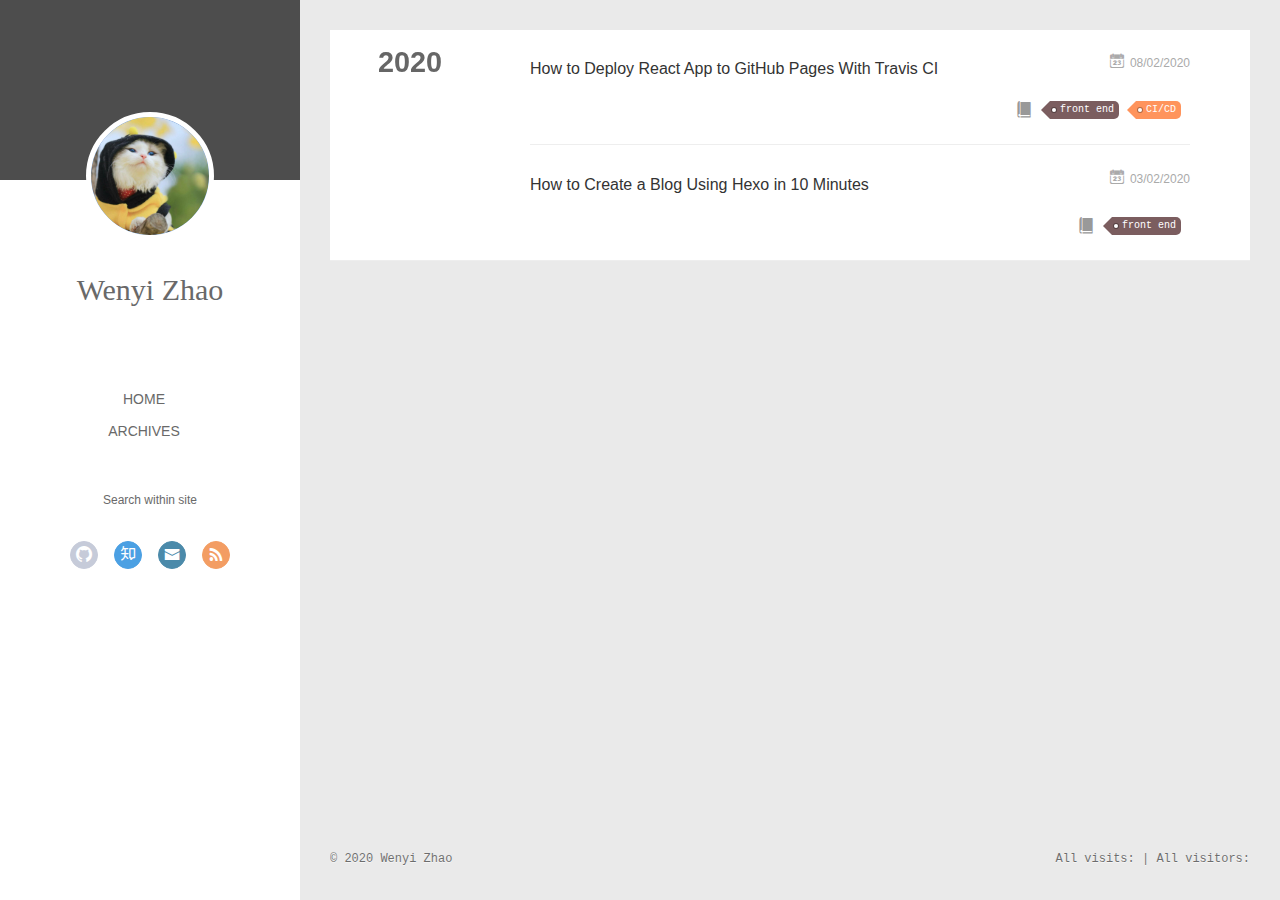
<file: categories/front-end/index.html>
<!DOCTYPE html>
<html>
<head>
  <meta charset="utf-8">
  
  <meta name="renderer" content="webkit">
  <meta http-equiv="X-UA-Compatible" content="IE=edge">
  <link rel="dns-prefetch" href="http://wenyizhao.me">
  <title>Category: front end | Wenyi&#39;s Blog</title>
  <meta name="viewport" content="width=device-width, initial-scale=1, maximum-scale=1">
  <meta name="google-site-verification" content="0gbCiByppQycxFXGOUd3hou3pCEvScV86ofMcI6QNX4">
  <meta name="google-site-verification" content="U2SsXpjFoDsXxFmBJR4H_iJ2ax3L5Cs08pcSqbMXcs8">
  <meta name="description" content="Personal website of Wenyi Zhao, a full stack developer in Melbourne">
<meta property="og:type" content="website">
<meta property="og:title" content="Wenyi&#39;s Blog">
<meta property="og:url" content="http://wenyizhao.me/categories/front-end/index.html">
<meta property="og:site_name" content="Wenyi&#39;s Blog">
<meta property="og:description" content="Personal website of Wenyi Zhao, a full stack developer in Melbourne">
<meta property="og:locale" content="en_US">
<meta property="article:author" content="Wenyi Zhao">
<meta property="article:tag" content="Wenyi Zhao">
<meta property="article:tag" content=" Melbourne software developer">
<meta property="article:tag" content=" full stack developer">
<meta name="twitter:card" content="summary">
  
    <link rel="alternative" href="/atom.xml" title="Wenyi&#39;s Blog" type="application/atom+xml">
  
  
    <link rel="icon" href="/img/favicon.png">
  
  <link rel="stylesheet" type="text/css" href="/./main.0cf68a.css">
  <style type="text/css">
  
    #container.show {
      background: linear-gradient(200deg,#a0cfe4,#e8c37e);
    }
  </style>
  

  

<meta name="generator" content="Hexo 4.2.0"></head>
</html>
<body>
  <div id="container" q-class="show:isCtnShow">
    <canvas id="anm-canvas" class="anm-canvas"></canvas>
    <div class="left-col" q-class="show:isShow">
      
<div class="overlay" style="background: #4d4d4d"></div>
<div class="intrude-less">
	<header id="header" class="inner">
		<a href="/" class="profilepic">
			<img src="/img/avatar.jpg" class="js-avatar">
		</a>
		<hgroup>
		  <h1 class="header-author"><a href="/">Wenyi Zhao</a></h1>
		</hgroup>
		

		<nav class="header-menu">
			<ul>
			
				<li><a href="/">Home</a></li>
	        
				<li><a href="/archives">Archives</a></li>
	        
			</ul>
		</nav>
		<nav class="header-smart-menu">
    		
    			
    			<a q-on="click: openSlider(e, 'innerArchive')" href="javascript:void(0)">Search within site</a>
    			
            
    			
            
    			
            
		</nav>
		<nav class="header-nav">
			<div class="social">
				
					<a class="github" target="_blank" href="https://github.com/PeggyZWY" title="github" rel="external nofollow noopener noreferrer"><i class="icon-github"></i></a>
		        
					<a class="zhihu" target="_blank" href="https://www.zhihu.com/people/mu-qing-huan" title="zhihu" rel="external nofollow noopener noreferrer"><i class="icon-zhihu"></i></a>
		        
					<a class="mail" target="_blank" href="mailto:wynne.wenyizhao@gmail.com" title="mail" rel="external nofollow noopener noreferrer"><i class="icon-mail"></i></a>
		        
					<a class="rss" target="_blank" href="/atom.xml" title="rss"><i class="icon-rss"></i></a>
		        
			</div>
		</nav>
	</header>		
</div>

    </div>
    <div class="mid-col" q-class="show:isShow,hide:isShow|isFalse">
      
<nav id="mobile-nav">
  	<div class="overlay js-overlay" style="background: #4d4d4d"></div>
	<div class="btnctn js-mobile-btnctn">
  		<div class="slider-trigger list" q-on="click: openSlider(e)"><i class="icon icon-sort"></i></div>
	</div>
	<div class="intrude-less">
		<header id="header" class="inner">
			<div class="profilepic">
				<img src="/img/avatar.jpg" class="js-avatar">
			</div>
			<hgroup>
			  <h1 class="header-author js-header-author">Wenyi Zhao</h1>
			</hgroup>
			
			
			
				
			
				
			
			
			
			<nav class="header-nav">
				<div class="social">
					
						<a class="github" target="_blank" href="https://github.com/PeggyZWY" title="github" rel="external nofollow noopener noreferrer"><i class="icon-github"></i></a>
			        
						<a class="zhihu" target="_blank" href="https://www.zhihu.com/people/mu-qing-huan" title="zhihu" rel="external nofollow noopener noreferrer"><i class="icon-zhihu"></i></a>
			        
						<a class="mail" target="_blank" href="mailto:wynne.wenyizhao@gmail.com" title="mail" rel="external nofollow noopener noreferrer"><i class="icon-mail"></i></a>
			        
						<a class="rss" target="_blank" href="/atom.xml" title="rss"><i class="icon-rss"></i></a>
			        
				</div>
			</nav>

			<nav class="header-menu js-header-menu">
				<ul style="width: 50%">
				
				
					<li style="width: 50%"><a href="/">Home</a></li>
		        
					<li style="width: 50%"><a href="/archives">Archives</a></li>
		        
				</ul>
			</nav>
		</header>				
	</div>
	<div class="mobile-mask" style="display:none" q-show="isShow"></div>
</nav>

      <div id="wrapper" class="body-wrap">
        <div class="menu-l">
          <div class="canvas-wrap">
            <canvas data-colors="#eaeaea" data-sectionheight="100" data-contentid="js-content" id="myCanvas1" class="anm-canvas"></canvas>
          </div>
          <div id="js-content" class="content-ll">
            
  
  
    
    
      
      
      <section class="archives-wrap">
        <div class="archive-year-wrap">
          <a href="/archives/2020" class="archive-year">2020</a>
        </div>
        <div class="archives">
    
    <article class="archive-article archive-type-post">
  <div class="archive-article-inner">
    <header class="archive-article-header">
      	<div class="article-meta">
	      	<a href="/2020-02-08/how-to-deploy-react-app-to-github-pages-with-travis-ci/" class="archive-article-date">
  	<time datetime="2020-02-08T03:53:06.000Z" itemprop="datePublished"><i class="icon-calendar icon"></i>08/02/2020</time>
</a>
        </div>
    	 
  
    <h1 itemprop="name">
      <a class="archive-article-title" href="/2020-02-08/how-to-deploy-react-app-to-github-pages-with-travis-ci/">How to Deploy React App to GitHub Pages With Travis CI</a>
    </h1>
  

        <div class="article-info info-on-right">
          
          
	<div class="article-category tagcloud">
		<i class="icon-book icon"></i>
		<ul class="article-tag-list">
			 
        		<li class="article-tag-list-item">
        			<a href="/categories/front-end//" class="article-tag-list-link color5">front end</a>
        		</li>
      		 
        		<li class="article-tag-list-item">
        			<a href="/categories/CI-CD//" class="article-tag-list-link color1">CI/CD</a>
        		</li>
      		
		</ul>
	</div>


        </div>
        <div class="clearfix"></div>
    </header>
  </div>
</article>
  
    
    
    <article class="archive-article archive-type-post">
  <div class="archive-article-inner">
    <header class="archive-article-header">
      	<div class="article-meta">
	      	<a href="/2020-02-03/how-to-create-a-blog-using-Hexo-in-10-minutes/" class="archive-article-date">
  	<time datetime="2020-02-03T08:43:43.000Z" itemprop="datePublished"><i class="icon-calendar icon"></i>03/02/2020</time>
</a>
        </div>
    	 
  
    <h1 itemprop="name">
      <a class="archive-article-title" href="/2020-02-03/how-to-create-a-blog-using-Hexo-in-10-minutes/">How to Create a Blog Using Hexo in 10 Minutes</a>
    </h1>
  

        <div class="article-info info-on-right">
          
          
	<div class="article-category tagcloud">
		<i class="icon-book icon"></i>
		<ul class="article-tag-list">
			 
        		<li class="article-tag-list-item">
        			<a href="/categories/front-end//" class="article-tag-list-link color5">front end</a>
        		</li>
      		
		</ul>
	</div>


        </div>
        <div class="clearfix"></div>
    </header>
  </div>
</article>
  
  
    </div></section>
  

    


          </div>
        </div>
      </div>
      <footer id="footer">
  <div class="outer">
    <div id="footer-info">
    	<div class="footer-left">
    		&copy; 2020 Wenyi Zhao
    	</div>
      	<div class="footer-right">
      		<script async src="//busuanzi.ibruce.info/busuanzi/2.3/busuanzi.pure.mini.js"></script>
      		<span id="busuanzi_container_site_pv">
						All visits: <span id="busuanzi_value_site_pv"></span>
					</span>
					<span class="post-meta-divider">|</span>
					<span id="busuanzi_container_site_uv">
						All visitors: <span id="busuanzi_value_site_uv"></span>
					</span>
      	</div>
    </div>
  </div>
</footer>

<!--页面点击小红心-->
<script type="text/javascript" src="/love.js"></script>

    </div>
    <script>
	var yiliaConfig = {
		mathjax: true,
		isHome: false,
		isPost: false,
		isArchive: false,
		isTag: false,
		isCategory: true,
		open_in_new: false,
		toc_hide_index: true,
		root: "/",
		innerArchive: true,
		showTags: false
	}
</script>

<script>!function(t){function n(e){if(r[e])return r[e].exports;var i=r[e]={exports:{},id:e,loaded:!1};return t[e].call(i.exports,i,i.exports,n),i.loaded=!0,i.exports}var r={};n.m=t,n.c=r,n.p="./",n(0)}([function(t,n,r){r(195),t.exports=r(191)},function(t,n,r){var e=r(3),i=r(52),o=r(27),u=r(28),c=r(53),f="prototype",a=function(t,n,r){var s,l,h,v,p=t&a.F,d=t&a.G,y=t&a.S,g=t&a.P,b=t&a.B,m=d?e:y?e[n]||(e[n]={}):(e[n]||{})[f],x=d?i:i[n]||(i[n]={}),w=x[f]||(x[f]={});d&&(r=n);for(s in r)l=!p&&m&&void 0!==m[s],h=(l?m:r)[s],v=b&&l?c(h,e):g&&"function"==typeof h?c(Function.call,h):h,m&&u(m,s,h,t&a.U),x[s]!=h&&o(x,s,v),g&&w[s]!=h&&(w[s]=h)};e.core=i,a.F=1,a.G=2,a.S=4,a.P=8,a.B=16,a.W=32,a.U=64,a.R=128,t.exports=a},function(t,n,r){var e=r(6);t.exports=function(t){if(!e(t))throw TypeError(t+" is not an object!");return t}},function(t,n){var r=t.exports="undefined"!=typeof window&&window.Math==Math?window:"undefined"!=typeof self&&self.Math==Math?self:Function("return this")();"number"==typeof __g&&(__g=r)},function(t,n){t.exports=function(t){try{return!!t()}catch(t){return!0}}},function(t,n){var r=t.exports="undefined"!=typeof window&&window.Math==Math?window:"undefined"!=typeof self&&self.Math==Math?self:Function("return this")();"number"==typeof __g&&(__g=r)},function(t,n){t.exports=function(t){return"object"==typeof t?null!==t:"function"==typeof t}},function(t,n,r){var e=r(126)("wks"),i=r(76),o=r(3).Symbol,u="function"==typeof o;(t.exports=function(t){return e[t]||(e[t]=u&&o[t]||(u?o:i)("Symbol."+t))}).store=e},function(t,n){var r={}.hasOwnProperty;t.exports=function(t,n){return r.call(t,n)}},function(t,n,r){var e=r(94),i=r(33);t.exports=function(t){return e(i(t))}},function(t,n,r){t.exports=!r(4)(function(){return 7!=Object.defineProperty({},"a",{get:function(){return 7}}).a})},function(t,n,r){var e=r(2),i=r(167),o=r(50),u=Object.defineProperty;n.f=r(10)?Object.defineProperty:function(t,n,r){if(e(t),n=o(n,!0),e(r),i)try{return u(t,n,r)}catch(t){}if("get"in r||"set"in r)throw TypeError("Accessors not supported!");return"value"in r&&(t[n]=r.value),t}},function(t,n,r){t.exports=!r(18)(function(){return 7!=Object.defineProperty({},"a",{get:function(){return 7}}).a})},function(t,n,r){var e=r(14),i=r(22);t.exports=r(12)?function(t,n,r){return e.f(t,n,i(1,r))}:function(t,n,r){return t[n]=r,t}},function(t,n,r){var e=r(20),i=r(58),o=r(42),u=Object.defineProperty;n.f=r(12)?Object.defineProperty:function(t,n,r){if(e(t),n=o(n,!0),e(r),i)try{return u(t,n,r)}catch(t){}if("get"in r||"set"in r)throw TypeError("Accessors not supported!");return"value"in r&&(t[n]=r.value),t}},function(t,n,r){var e=r(40)("wks"),i=r(23),o=r(5).Symbol,u="function"==typeof o;(t.exports=function(t){return e[t]||(e[t]=u&&o[t]||(u?o:i)("Symbol."+t))}).store=e},function(t,n,r){var e=r(67),i=Math.min;t.exports=function(t){return t>0?i(e(t),9007199254740991):0}},function(t,n,r){var e=r(46);t.exports=function(t){return Object(e(t))}},function(t,n){t.exports=function(t){try{return!!t()}catch(t){return!0}}},function(t,n,r){var e=r(63),i=r(34);t.exports=Object.keys||function(t){return e(t,i)}},function(t,n,r){var e=r(21);t.exports=function(t){if(!e(t))throw TypeError(t+" is not an object!");return t}},function(t,n){t.exports=function(t){return"object"==typeof t?null!==t:"function"==typeof t}},function(t,n){t.exports=function(t,n){return{enumerable:!(1&t),configurable:!(2&t),writable:!(4&t),value:n}}},function(t,n){var r=0,e=Math.random();t.exports=function(t){return"Symbol(".concat(void 0===t?"":t,")_",(++r+e).toString(36))}},function(t,n){var r={}.hasOwnProperty;t.exports=function(t,n){return r.call(t,n)}},function(t,n){var r=t.exports={version:"2.4.0"};"number"==typeof __e&&(__e=r)},function(t,n){t.exports=function(t){if("function"!=typeof t)throw TypeError(t+" is not a function!");return t}},function(t,n,r){var e=r(11),i=r(66);t.exports=r(10)?function(t,n,r){return e.f(t,n,i(1,r))}:function(t,n,r){return t[n]=r,t}},function(t,n,r){var e=r(3),i=r(27),o=r(24),u=r(76)("src"),c="toString",f=Function[c],a=(""+f).split(c);r(52).inspectSource=function(t){return f.call(t)},(t.exports=function(t,n,r,c){var f="function"==typeof r;f&&(o(r,"name")||i(r,"name",n)),t[n]!==r&&(f&&(o(r,u)||i(r,u,t[n]?""+t[n]:a.join(String(n)))),t===e?t[n]=r:c?t[n]?t[n]=r:i(t,n,r):(delete t[n],i(t,n,r)))})(Function.prototype,c,function(){return"function"==typeof this&&this[u]||f.call(this)})},function(t,n,r){var e=r(1),i=r(4),o=r(46),u=function(t,n,r,e){var i=String(o(t)),u="<"+n;return""!==r&&(u+=" "+r+'="'+String(e).replace(/"/g,"&quot;")+'"'),u+">"+i+"</"+n+">"};t.exports=function(t,n){var r={};r[t]=n(u),e(e.P+e.F*i(function(){var n=""[t]('"');return n!==n.toLowerCase()||n.split('"').length>3}),"String",r)}},function(t,n,r){var e=r(115),i=r(46);t.exports=function(t){return e(i(t))}},function(t,n,r){var e=r(116),i=r(66),o=r(30),u=r(50),c=r(24),f=r(167),a=Object.getOwnPropertyDescriptor;n.f=r(10)?a:function(t,n){if(t=o(t),n=u(n,!0),f)try{return a(t,n)}catch(t){}if(c(t,n))return i(!e.f.call(t,n),t[n])}},function(t,n,r){var e=r(24),i=r(17),o=r(145)("IE_PROTO"),u=Object.prototype;t.exports=Object.getPrototypeOf||function(t){return t=i(t),e(t,o)?t[o]:"function"==typeof t.constructor&&t instanceof t.constructor?t.constructor.prototype:t instanceof Object?u:null}},function(t,n){t.exports=function(t){if(void 0==t)throw TypeError("Can't call method on  "+t);return t}},function(t,n){t.exports="constructor,hasOwnProperty,isPrototypeOf,propertyIsEnumerable,toLocaleString,toString,valueOf".split(",")},function(t,n){t.exports={}},function(t,n){t.exports=!0},function(t,n){n.f={}.propertyIsEnumerable},function(t,n,r){var e=r(14).f,i=r(8),o=r(15)("toStringTag");t.exports=function(t,n,r){t&&!i(t=r?t:t.prototype,o)&&e(t,o,{configurable:!0,value:n})}},function(t,n,r){var e=r(40)("keys"),i=r(23);t.exports=function(t){return e[t]||(e[t]=i(t))}},function(t,n,r){var e=r(5),i="__core-js_shared__",o=e[i]||(e[i]={});t.exports=function(t){return o[t]||(o[t]={})}},function(t,n){var r=Math.ceil,e=Math.floor;t.exports=function(t){return isNaN(t=+t)?0:(t>0?e:r)(t)}},function(t,n,r){var e=r(21);t.exports=function(t,n){if(!e(t))return t;var r,i;if(n&&"function"==typeof(r=t.toString)&&!e(i=r.call(t)))return i;if("function"==typeof(r=t.valueOf)&&!e(i=r.call(t)))return i;if(!n&&"function"==typeof(r=t.toString)&&!e(i=r.call(t)))return i;throw TypeError("Can't convert object to primitive value")}},function(t,n,r){var e=r(5),i=r(25),o=r(36),u=r(44),c=r(14).f;t.exports=function(t){var n=i.Symbol||(i.Symbol=o?{}:e.Symbol||{});"_"==t.charAt(0)||t in n||c(n,t,{value:u.f(t)})}},function(t,n,r){n.f=r(15)},function(t,n){var r={}.toString;t.exports=function(t){return r.call(t).slice(8,-1)}},function(t,n){t.exports=function(t){if(void 0==t)throw TypeError("Can't call method on  "+t);return t}},function(t,n,r){var e=r(4);t.exports=function(t,n){return!!t&&e(function(){n?t.call(null,function(){},1):t.call(null)})}},function(t,n,r){var e=r(53),i=r(115),o=r(17),u=r(16),c=r(203);t.exports=function(t,n){var r=1==t,f=2==t,a=3==t,s=4==t,l=6==t,h=5==t||l,v=n||c;return function(n,c,p){for(var d,y,g=o(n),b=i(g),m=e(c,p,3),x=u(b.length),w=0,S=r?v(n,x):f?v(n,0):void 0;x>w;w++)if((h||w in b)&&(d=b[w],y=m(d,w,g),t))if(r)S[w]=y;else if(y)switch(t){case 3:return!0;case 5:return d;case 6:return w;case 2:S.push(d)}else if(s)return!1;return l?-1:a||s?s:S}}},function(t,n,r){var e=r(1),i=r(52),o=r(4);t.exports=function(t,n){var r=(i.Object||{})[t]||Object[t],u={};u[t]=n(r),e(e.S+e.F*o(function(){r(1)}),"Object",u)}},function(t,n,r){var e=r(6);t.exports=function(t,n){if(!e(t))return t;var r,i;if(n&&"function"==typeof(r=t.toString)&&!e(i=r.call(t)))return i;if("function"==typeof(r=t.valueOf)&&!e(i=r.call(t)))return i;if(!n&&"function"==typeof(r=t.toString)&&!e(i=r.call(t)))return i;throw TypeError("Can't convert object to primitive value")}},function(t,n,r){var e=r(5),i=r(25),o=r(91),u=r(13),c="prototype",f=function(t,n,r){var a,s,l,h=t&f.F,v=t&f.G,p=t&f.S,d=t&f.P,y=t&f.B,g=t&f.W,b=v?i:i[n]||(i[n]={}),m=b[c],x=v?e:p?e[n]:(e[n]||{})[c];v&&(r=n);for(a in r)(s=!h&&x&&void 0!==x[a])&&a in b||(l=s?x[a]:r[a],b[a]=v&&"function"!=typeof x[a]?r[a]:y&&s?o(l,e):g&&x[a]==l?function(t){var n=function(n,r,e){if(this instanceof t){switch(arguments.length){case 0:return new t;case 1:return new t(n);case 2:return new t(n,r)}return new t(n,r,e)}return t.apply(this,arguments)};return n[c]=t[c],n}(l):d&&"function"==typeof l?o(Function.call,l):l,d&&((b.virtual||(b.virtual={}))[a]=l,t&f.R&&m&&!m[a]&&u(m,a,l)))};f.F=1,f.G=2,f.S=4,f.P=8,f.B=16,f.W=32,f.U=64,f.R=128,t.exports=f},function(t,n){var r=t.exports={version:"2.4.0"};"number"==typeof __e&&(__e=r)},function(t,n,r){var e=r(26);t.exports=function(t,n,r){if(e(t),void 0===n)return t;switch(r){case 1:return function(r){return t.call(n,r)};case 2:return function(r,e){return t.call(n,r,e)};case 3:return function(r,e,i){return t.call(n,r,e,i)}}return function(){return t.apply(n,arguments)}}},function(t,n,r){var e=r(183),i=r(1),o=r(126)("metadata"),u=o.store||(o.store=new(r(186))),c=function(t,n,r){var i=u.get(t);if(!i){if(!r)return;u.set(t,i=new e)}var o=i.get(n);if(!o){if(!r)return;i.set(n,o=new e)}return o},f=function(t,n,r){var e=c(n,r,!1);return void 0!==e&&e.has(t)},a=function(t,n,r){var e=c(n,r,!1);return void 0===e?void 0:e.get(t)},s=function(t,n,r,e){c(r,e,!0).set(t,n)},l=function(t,n){var r=c(t,n,!1),e=[];return r&&r.forEach(function(t,n){e.push(n)}),e},h=function(t){return void 0===t||"symbol"==typeof t?t:String(t)},v=function(t){i(i.S,"Reflect",t)};t.exports={store:u,map:c,has:f,get:a,set:s,keys:l,key:h,exp:v}},function(t,n,r){"use strict";if(r(10)){var e=r(69),i=r(3),o=r(4),u=r(1),c=r(127),f=r(152),a=r(53),s=r(68),l=r(66),h=r(27),v=r(73),p=r(67),d=r(16),y=r(75),g=r(50),b=r(24),m=r(180),x=r(114),w=r(6),S=r(17),_=r(137),O=r(70),E=r(32),P=r(71).f,j=r(154),F=r(76),M=r(7),A=r(48),N=r(117),T=r(146),I=r(155),k=r(80),L=r(123),R=r(74),C=r(130),D=r(160),U=r(11),W=r(31),G=U.f,B=W.f,V=i.RangeError,z=i.TypeError,q=i.Uint8Array,K="ArrayBuffer",J="Shared"+K,Y="BYTES_PER_ELEMENT",H="prototype",$=Array[H],X=f.ArrayBuffer,Q=f.DataView,Z=A(0),tt=A(2),nt=A(3),rt=A(4),et=A(5),it=A(6),ot=N(!0),ut=N(!1),ct=I.values,ft=I.keys,at=I.entries,st=$.lastIndexOf,lt=$.reduce,ht=$.reduceRight,vt=$.join,pt=$.sort,dt=$.slice,yt=$.toString,gt=$.toLocaleString,bt=M("iterator"),mt=M("toStringTag"),xt=F("typed_constructor"),wt=F("def_constructor"),St=c.CONSTR,_t=c.TYPED,Ot=c.VIEW,Et="Wrong length!",Pt=A(1,function(t,n){return Tt(T(t,t[wt]),n)}),jt=o(function(){return 1===new q(new Uint16Array([1]).buffer)[0]}),Ft=!!q&&!!q[H].set&&o(function(){new q(1).set({})}),Mt=function(t,n){if(void 0===t)throw z(Et);var r=+t,e=d(t);if(n&&!m(r,e))throw V(Et);return e},At=function(t,n){var r=p(t);if(r<0||r%n)throw V("Wrong offset!");return r},Nt=function(t){if(w(t)&&_t in t)return t;throw z(t+" is not a typed array!")},Tt=function(t,n){if(!(w(t)&&xt in t))throw z("It is not a typed array constructor!");return new t(n)},It=function(t,n){return kt(T(t,t[wt]),n)},kt=function(t,n){for(var r=0,e=n.length,i=Tt(t,e);e>r;)i[r]=n[r++];return i},Lt=function(t,n,r){G(t,n,{get:function(){return this._d[r]}})},Rt=function(t){var n,r,e,i,o,u,c=S(t),f=arguments.length,s=f>1?arguments[1]:void 0,l=void 0!==s,h=j(c);if(void 0!=h&&!_(h)){for(u=h.call(c),e=[],n=0;!(o=u.next()).done;n++)e.push(o.value);c=e}for(l&&f>2&&(s=a(s,arguments[2],2)),n=0,r=d(c.length),i=Tt(this,r);r>n;n++)i[n]=l?s(c[n],n):c[n];return i},Ct=function(){for(var t=0,n=arguments.length,r=Tt(this,n);n>t;)r[t]=arguments[t++];return r},Dt=!!q&&o(function(){gt.call(new q(1))}),Ut=function(){return gt.apply(Dt?dt.call(Nt(this)):Nt(this),arguments)},Wt={copyWithin:function(t,n){return D.call(Nt(this),t,n,arguments.length>2?arguments[2]:void 0)},every:function(t){return rt(Nt(this),t,arguments.length>1?arguments[1]:void 0)},fill:function(t){return C.apply(Nt(this),arguments)},filter:function(t){return It(this,tt(Nt(this),t,arguments.length>1?arguments[1]:void 0))},find:function(t){return et(Nt(this),t,arguments.length>1?arguments[1]:void 0)},findIndex:function(t){return it(Nt(this),t,arguments.length>1?arguments[1]:void 0)},forEach:function(t){Z(Nt(this),t,arguments.length>1?arguments[1]:void 0)},indexOf:function(t){return ut(Nt(this),t,arguments.length>1?arguments[1]:void 0)},includes:function(t){return ot(Nt(this),t,arguments.length>1?arguments[1]:void 0)},join:function(t){return vt.apply(Nt(this),arguments)},lastIndexOf:function(t){return st.apply(Nt(this),arguments)},map:function(t){return Pt(Nt(this),t,arguments.length>1?arguments[1]:void 0)},reduce:function(t){return lt.apply(Nt(this),arguments)},reduceRight:function(t){return ht.apply(Nt(this),arguments)},reverse:function(){for(var t,n=this,r=Nt(n).length,e=Math.floor(r/2),i=0;i<e;)t=n[i],n[i++]=n[--r],n[r]=t;return n},some:function(t){return nt(Nt(this),t,arguments.length>1?arguments[1]:void 0)},sort:function(t){return pt.call(Nt(this),t)},subarray:function(t,n){var r=Nt(this),e=r.length,i=y(t,e);return new(T(r,r[wt]))(r.buffer,r.byteOffset+i*r.BYTES_PER_ELEMENT,d((void 0===n?e:y(n,e))-i))}},Gt=function(t,n){return It(this,dt.call(Nt(this),t,n))},Bt=function(t){Nt(this);var n=At(arguments[1],1),r=this.length,e=S(t),i=d(e.length),o=0;if(i+n>r)throw V(Et);for(;o<i;)this[n+o]=e[o++]},Vt={entries:function(){return at.call(Nt(this))},keys:function(){return ft.call(Nt(this))},values:function(){return ct.call(Nt(this))}},zt=function(t,n){return w(t)&&t[_t]&&"symbol"!=typeof n&&n in t&&String(+n)==String(n)},qt=function(t,n){return zt(t,n=g(n,!0))?l(2,t[n]):B(t,n)},Kt=function(t,n,r){return!(zt(t,n=g(n,!0))&&w(r)&&b(r,"value"))||b(r,"get")||b(r,"set")||r.configurable||b(r,"writable")&&!r.writable||b(r,"enumerable")&&!r.enumerable?G(t,n,r):(t[n]=r.value,t)};St||(W.f=qt,U.f=Kt),u(u.S+u.F*!St,"Object",{getOwnPropertyDescriptor:qt,defineProperty:Kt}),o(function(){yt.call({})})&&(yt=gt=function(){return vt.call(this)});var Jt=v({},Wt);v(Jt,Vt),h(Jt,bt,Vt.values),v(Jt,{slice:Gt,set:Bt,constructor:function(){},toString:yt,toLocaleString:Ut}),Lt(Jt,"buffer","b"),Lt(Jt,"byteOffset","o"),Lt(Jt,"byteLength","l"),Lt(Jt,"length","e"),G(Jt,mt,{get:function(){return this[_t]}}),t.exports=function(t,n,r,f){f=!!f;var a=t+(f?"Clamped":"")+"Array",l="Uint8Array"!=a,v="get"+t,p="set"+t,y=i[a],g=y||{},b=y&&E(y),m=!y||!c.ABV,S={},_=y&&y[H],j=function(t,r){var e=t._d;return e.v[v](r*n+e.o,jt)},F=function(t,r,e){var i=t._d;f&&(e=(e=Math.round(e))<0?0:e>255?255:255&e),i.v[p](r*n+i.o,e,jt)},M=function(t,n){G(t,n,{get:function(){return j(this,n)},set:function(t){return F(this,n,t)},enumerable:!0})};m?(y=r(function(t,r,e,i){s(t,y,a,"_d");var o,u,c,f,l=0,v=0;if(w(r)){if(!(r instanceof X||(f=x(r))==K||f==J))return _t in r?kt(y,r):Rt.call(y,r);o=r,v=At(e,n);var p=r.byteLength;if(void 0===i){if(p%n)throw V(Et);if((u=p-v)<0)throw V(Et)}else if((u=d(i)*n)+v>p)throw V(Et);c=u/n}else c=Mt(r,!0),u=c*n,o=new X(u);for(h(t,"_d",{b:o,o:v,l:u,e:c,v:new Q(o)});l<c;)M(t,l++)}),_=y[H]=O(Jt),h(_,"constructor",y)):L(function(t){new y(null),new y(t)},!0)||(y=r(function(t,r,e,i){s(t,y,a);var o;return w(r)?r instanceof X||(o=x(r))==K||o==J?void 0!==i?new g(r,At(e,n),i):void 0!==e?new g(r,At(e,n)):new g(r):_t in r?kt(y,r):Rt.call(y,r):new g(Mt(r,l))}),Z(b!==Function.prototype?P(g).concat(P(b)):P(g),function(t){t in y||h(y,t,g[t])}),y[H]=_,e||(_.constructor=y));var A=_[bt],N=!!A&&("values"==A.name||void 0==A.name),T=Vt.values;h(y,xt,!0),h(_,_t,a),h(_,Ot,!0),h(_,wt,y),(f?new y(1)[mt]==a:mt in _)||G(_,mt,{get:function(){return a}}),S[a]=y,u(u.G+u.W+u.F*(y!=g),S),u(u.S,a,{BYTES_PER_ELEMENT:n,from:Rt,of:Ct}),Y in _||h(_,Y,n),u(u.P,a,Wt),R(a),u(u.P+u.F*Ft,a,{set:Bt}),u(u.P+u.F*!N,a,Vt),u(u.P+u.F*(_.toString!=yt),a,{toString:yt}),u(u.P+u.F*o(function(){new y(1).slice()}),a,{slice:Gt}),u(u.P+u.F*(o(function(){return[1,2].toLocaleString()!=new y([1,2]).toLocaleString()})||!o(function(){_.toLocaleString.call([1,2])})),a,{toLocaleString:Ut}),k[a]=N?A:T,e||N||h(_,bt,T)}}else t.exports=function(){}},function(t,n){var r={}.toString;t.exports=function(t){return r.call(t).slice(8,-1)}},function(t,n,r){var e=r(21),i=r(5).document,o=e(i)&&e(i.createElement);t.exports=function(t){return o?i.createElement(t):{}}},function(t,n,r){t.exports=!r(12)&&!r(18)(function(){return 7!=Object.defineProperty(r(57)("div"),"a",{get:function(){return 7}}).a})},function(t,n,r){"use strict";var e=r(36),i=r(51),o=r(64),u=r(13),c=r(8),f=r(35),a=r(96),s=r(38),l=r(103),h=r(15)("iterator"),v=!([].keys&&"next"in[].keys()),p="keys",d="values",y=function(){return this};t.exports=function(t,n,r,g,b,m,x){a(r,n,g);var w,S,_,O=function(t){if(!v&&t in F)return F[t];switch(t){case p:case d:return function(){return new r(this,t)}}return function(){return new r(this,t)}},E=n+" Iterator",P=b==d,j=!1,F=t.prototype,M=F[h]||F["@@iterator"]||b&&F[b],A=M||O(b),N=b?P?O("entries"):A:void 0,T="Array"==n?F.entries||M:M;if(T&&(_=l(T.call(new t)))!==Object.prototype&&(s(_,E,!0),e||c(_,h)||u(_,h,y)),P&&M&&M.name!==d&&(j=!0,A=function(){return M.call(this)}),e&&!x||!v&&!j&&F[h]||u(F,h,A),f[n]=A,f[E]=y,b)if(w={values:P?A:O(d),keys:m?A:O(p),entries:N},x)for(S in w)S in F||o(F,S,w[S]);else i(i.P+i.F*(v||j),n,w);return w}},function(t,n,r){var e=r(20),i=r(100),o=r(34),u=r(39)("IE_PROTO"),c=function(){},f="prototype",a=function(){var t,n=r(57)("iframe"),e=o.length;for(n.style.display="none",r(93).appendChild(n),n.src="javascript:",t=n.contentWindow.document,t.open(),t.write("<script>document.F=Object<\/script>"),t.close(),a=t.F;e--;)delete a[f][o[e]];return a()};t.exports=Object.create||function(t,n){var r;return null!==t?(c[f]=e(t),r=new c,c[f]=null,r[u]=t):r=a(),void 0===n?r:i(r,n)}},function(t,n,r){var e=r(63),i=r(34).concat("length","prototype");n.f=Object.getOwnPropertyNames||function(t){return e(t,i)}},function(t,n){n.f=Object.getOwnPropertySymbols},function(t,n,r){var e=r(8),i=r(9),o=r(90)(!1),u=r(39)("IE_PROTO");t.exports=function(t,n){var r,c=i(t),f=0,a=[];for(r in c)r!=u&&e(c,r)&&a.push(r);for(;n.length>f;)e(c,r=n[f++])&&(~o(a,r)||a.push(r));return a}},function(t,n,r){t.exports=r(13)},function(t,n,r){var e=r(76)("meta"),i=r(6),o=r(24),u=r(11).f,c=0,f=Object.isExtensible||function(){return!0},a=!r(4)(function(){return f(Object.preventExtensions({}))}),s=function(t){u(t,e,{value:{i:"O"+ ++c,w:{}}})},l=function(t,n){if(!i(t))return"symbol"==typeof t?t:("string"==typeof t?"S":"P")+t;if(!o(t,e)){if(!f(t))return"F";if(!n)return"E";s(t)}return t[e].i},h=function(t,n){if(!o(t,e)){if(!f(t))return!0;if(!n)return!1;s(t)}return t[e].w},v=function(t){return a&&p.NEED&&f(t)&&!o(t,e)&&s(t),t},p=t.exports={KEY:e,NEED:!1,fastKey:l,getWeak:h,onFreeze:v}},function(t,n){t.exports=function(t,n){return{enumerable:!(1&t),configurable:!(2&t),writable:!(4&t),value:n}}},function(t,n){var r=Math.ceil,e=Math.floor;t.exports=function(t){return isNaN(t=+t)?0:(t>0?e:r)(t)}},function(t,n){t.exports=function(t,n,r,e){if(!(t instanceof n)||void 0!==e&&e in t)throw TypeError(r+": incorrect invocation!");return t}},function(t,n){t.exports=!1},function(t,n,r){var e=r(2),i=r(173),o=r(133),u=r(145)("IE_PROTO"),c=function(){},f="prototype",a=function(){var t,n=r(132)("iframe"),e=o.length;for(n.style.display="none",r(135).appendChild(n),n.src="javascript:",t=n.contentWindow.document,t.open(),t.write("<script>document.F=Object<\/script>"),t.close(),a=t.F;e--;)delete a[f][o[e]];return a()};t.exports=Object.create||function(t,n){var r;return null!==t?(c[f]=e(t),r=new c,c[f]=null,r[u]=t):r=a(),void 0===n?r:i(r,n)}},function(t,n,r){var e=r(175),i=r(133).concat("length","prototype");n.f=Object.getOwnPropertyNames||function(t){return e(t,i)}},function(t,n,r){var e=r(175),i=r(133);t.exports=Object.keys||function(t){return e(t,i)}},function(t,n,r){var e=r(28);t.exports=function(t,n,r){for(var i in n)e(t,i,n[i],r);return t}},function(t,n,r){"use strict";var e=r(3),i=r(11),o=r(10),u=r(7)("species");t.exports=function(t){var n=e[t];o&&n&&!n[u]&&i.f(n,u,{configurable:!0,get:function(){return this}})}},function(t,n,r){var e=r(67),i=Math.max,o=Math.min;t.exports=function(t,n){return t=e(t),t<0?i(t+n,0):o(t,n)}},function(t,n){var r=0,e=Math.random();t.exports=function(t){return"Symbol(".concat(void 0===t?"":t,")_",(++r+e).toString(36))}},function(t,n,r){var e=r(33);t.exports=function(t){return Object(e(t))}},function(t,n,r){var e=r(7)("unscopables"),i=Array.prototype;void 0==i[e]&&r(27)(i,e,{}),t.exports=function(t){i[e][t]=!0}},function(t,n,r){var e=r(53),i=r(169),o=r(137),u=r(2),c=r(16),f=r(154),a={},s={},n=t.exports=function(t,n,r,l,h){var v,p,d,y,g=h?function(){return t}:f(t),b=e(r,l,n?2:1),m=0;if("function"!=typeof g)throw TypeError(t+" is not iterable!");if(o(g)){for(v=c(t.length);v>m;m++)if((y=n?b(u(p=t[m])[0],p[1]):b(t[m]))===a||y===s)return y}else for(d=g.call(t);!(p=d.next()).done;)if((y=i(d,b,p.value,n))===a||y===s)return y};n.BREAK=a,n.RETURN=s},function(t,n){t.exports={}},function(t,n,r){var e=r(11).f,i=r(24),o=r(7)("toStringTag");t.exports=function(t,n,r){t&&!i(t=r?t:t.prototype,o)&&e(t,o,{configurable:!0,value:n})}},function(t,n,r){var e=r(1),i=r(46),o=r(4),u=r(150),c="["+u+"]",f="​",a=RegExp("^"+c+c+"*"),s=RegExp(c+c+"*$"),l=function(t,n,r){var i={},c=o(function(){return!!u[t]()||f[t]()!=f}),a=i[t]=c?n(h):u[t];r&&(i[r]=a),e(e.P+e.F*c,"String",i)},h=l.trim=function(t,n){return t=String(i(t)),1&n&&(t=t.replace(a,"")),2&n&&(t=t.replace(s,"")),t};t.exports=l},function(t,n,r){t.exports={default:r(86),__esModule:!0}},function(t,n,r){t.exports={default:r(87),__esModule:!0}},function(t,n,r){"use strict";function e(t){return t&&t.__esModule?t:{default:t}}n.__esModule=!0;var i=r(84),o=e(i),u=r(83),c=e(u),f="function"==typeof c.default&&"symbol"==typeof o.default?function(t){return typeof t}:function(t){return t&&"function"==typeof c.default&&t.constructor===c.default&&t!==c.default.prototype?"symbol":typeof t};n.default="function"==typeof c.default&&"symbol"===f(o.default)?function(t){return void 0===t?"undefined":f(t)}:function(t){return t&&"function"==typeof c.default&&t.constructor===c.default&&t!==c.default.prototype?"symbol":void 0===t?"undefined":f(t)}},function(t,n,r){r(110),r(108),r(111),r(112),t.exports=r(25).Symbol},function(t,n,r){r(109),r(113),t.exports=r(44).f("iterator")},function(t,n){t.exports=function(t){if("function"!=typeof t)throw TypeError(t+" is not a function!");return t}},function(t,n){t.exports=function(){}},function(t,n,r){var e=r(9),i=r(106),o=r(105);t.exports=function(t){return function(n,r,u){var c,f=e(n),a=i(f.length),s=o(u,a);if(t&&r!=r){for(;a>s;)if((c=f[s++])!=c)return!0}else for(;a>s;s++)if((t||s in f)&&f[s]===r)return t||s||0;return!t&&-1}}},function(t,n,r){var e=r(88);t.exports=function(t,n,r){if(e(t),void 0===n)return t;switch(r){case 1:return function(r){return t.call(n,r)};case 2:return function(r,e){return t.call(n,r,e)};case 3:return function(r,e,i){return t.call(n,r,e,i)}}return function(){return t.apply(n,arguments)}}},function(t,n,r){var e=r(19),i=r(62),o=r(37);t.exports=function(t){var n=e(t),r=i.f;if(r)for(var u,c=r(t),f=o.f,a=0;c.length>a;)f.call(t,u=c[a++])&&n.push(u);return n}},function(t,n,r){t.exports=r(5).document&&document.documentElement},function(t,n,r){var e=r(56);t.exports=Object("z").propertyIsEnumerable(0)?Object:function(t){return"String"==e(t)?t.split(""):Object(t)}},function(t,n,r){var e=r(56);t.exports=Array.isArray||function(t){return"Array"==e(t)}},function(t,n,r){"use strict";var e=r(60),i=r(22),o=r(38),u={};r(13)(u,r(15)("iterator"),function(){return this}),t.exports=function(t,n,r){t.prototype=e(u,{next:i(1,r)}),o(t,n+" Iterator")}},function(t,n){t.exports=function(t,n){return{value:n,done:!!t}}},function(t,n,r){var e=r(19),i=r(9);t.exports=function(t,n){for(var r,o=i(t),u=e(o),c=u.length,f=0;c>f;)if(o[r=u[f++]]===n)return r}},function(t,n,r){var e=r(23)("meta"),i=r(21),o=r(8),u=r(14).f,c=0,f=Object.isExtensible||function(){return!0},a=!r(18)(function(){return f(Object.preventExtensions({}))}),s=function(t){u(t,e,{value:{i:"O"+ ++c,w:{}}})},l=function(t,n){if(!i(t))return"symbol"==typeof t?t:("string"==typeof t?"S":"P")+t;if(!o(t,e)){if(!f(t))return"F";if(!n)return"E";s(t)}return t[e].i},h=function(t,n){if(!o(t,e)){if(!f(t))return!0;if(!n)return!1;s(t)}return t[e].w},v=function(t){return a&&p.NEED&&f(t)&&!o(t,e)&&s(t),t},p=t.exports={KEY:e,NEED:!1,fastKey:l,getWeak:h,onFreeze:v}},function(t,n,r){var e=r(14),i=r(20),o=r(19);t.exports=r(12)?Object.defineProperties:function(t,n){i(t);for(var r,u=o(n),c=u.length,f=0;c>f;)e.f(t,r=u[f++],n[r]);return t}},function(t,n,r){var e=r(37),i=r(22),o=r(9),u=r(42),c=r(8),f=r(58),a=Object.getOwnPropertyDescriptor;n.f=r(12)?a:function(t,n){if(t=o(t),n=u(n,!0),f)try{return a(t,n)}catch(t){}if(c(t,n))return i(!e.f.call(t,n),t[n])}},function(t,n,r){var e=r(9),i=r(61).f,o={}.toString,u="object"==typeof window&&window&&Object.getOwnPropertyNames?Object.getOwnPropertyNames(window):[],c=function(t){try{return i(t)}catch(t){return u.slice()}};t.exports.f=function(t){return u&&"[object Window]"==o.call(t)?c(t):i(e(t))}},function(t,n,r){var e=r(8),i=r(77),o=r(39)("IE_PROTO"),u=Object.prototype;t.exports=Object.getPrototypeOf||function(t){return t=i(t),e(t,o)?t[o]:"function"==typeof t.constructor&&t instanceof t.constructor?t.constructor.prototype:t instanceof Object?u:null}},function(t,n,r){var e=r(41),i=r(33);t.exports=function(t){return function(n,r){var o,u,c=String(i(n)),f=e(r),a=c.length;return f<0||f>=a?t?"":void 0:(o=c.charCodeAt(f),o<55296||o>56319||f+1===a||(u=c.charCodeAt(f+1))<56320||u>57343?t?c.charAt(f):o:t?c.slice(f,f+2):u-56320+(o-55296<<10)+65536)}}},function(t,n,r){var e=r(41),i=Math.max,o=Math.min;t.exports=function(t,n){return t=e(t),t<0?i(t+n,0):o(t,n)}},function(t,n,r){var e=r(41),i=Math.min;t.exports=function(t){return t>0?i(e(t),9007199254740991):0}},function(t,n,r){"use strict";var e=r(89),i=r(97),o=r(35),u=r(9);t.exports=r(59)(Array,"Array",function(t,n){this._t=u(t),this._i=0,this._k=n},function(){var t=this._t,n=this._k,r=this._i++;return!t||r>=t.length?(this._t=void 0,i(1)):"keys"==n?i(0,r):"values"==n?i(0,t[r]):i(0,[r,t[r]])},"values"),o.Arguments=o.Array,e("keys"),e("values"),e("entries")},function(t,n){},function(t,n,r){"use strict";var e=r(104)(!0);r(59)(String,"String",function(t){this._t=String(t),this._i=0},function(){var t,n=this._t,r=this._i;return r>=n.length?{value:void 0,done:!0}:(t=e(n,r),this._i+=t.length,{value:t,done:!1})})},function(t,n,r){"use strict";var e=r(5),i=r(8),o=r(12),u=r(51),c=r(64),f=r(99).KEY,a=r(18),s=r(40),l=r(38),h=r(23),v=r(15),p=r(44),d=r(43),y=r(98),g=r(92),b=r(95),m=r(20),x=r(9),w=r(42),S=r(22),_=r(60),O=r(102),E=r(101),P=r(14),j=r(19),F=E.f,M=P.f,A=O.f,N=e.Symbol,T=e.JSON,I=T&&T.stringify,k="prototype",L=v("_hidden"),R=v("toPrimitive"),C={}.propertyIsEnumerable,D=s("symbol-registry"),U=s("symbols"),W=s("op-symbols"),G=Object[k],B="function"==typeof N,V=e.QObject,z=!V||!V[k]||!V[k].findChild,q=o&&a(function(){return 7!=_(M({},"a",{get:function(){return M(this,"a",{value:7}).a}})).a})?function(t,n,r){var e=F(G,n);e&&delete G[n],M(t,n,r),e&&t!==G&&M(G,n,e)}:M,K=function(t){var n=U[t]=_(N[k]);return n._k=t,n},J=B&&"symbol"==typeof N.iterator?function(t){return"symbol"==typeof t}:function(t){return t instanceof N},Y=function(t,n,r){return t===G&&Y(W,n,r),m(t),n=w(n,!0),m(r),i(U,n)?(r.enumerable?(i(t,L)&&t[L][n]&&(t[L][n]=!1),r=_(r,{enumerable:S(0,!1)})):(i(t,L)||M(t,L,S(1,{})),t[L][n]=!0),q(t,n,r)):M(t,n,r)},H=function(t,n){m(t);for(var r,e=g(n=x(n)),i=0,o=e.length;o>i;)Y(t,r=e[i++],n[r]);return t},$=function(t,n){return void 0===n?_(t):H(_(t),n)},X=function(t){var n=C.call(this,t=w(t,!0));return!(this===G&&i(U,t)&&!i(W,t))&&(!(n||!i(this,t)||!i(U,t)||i(this,L)&&this[L][t])||n)},Q=function(t,n){if(t=x(t),n=w(n,!0),t!==G||!i(U,n)||i(W,n)){var r=F(t,n);return!r||!i(U,n)||i(t,L)&&t[L][n]||(r.enumerable=!0),r}},Z=function(t){for(var n,r=A(x(t)),e=[],o=0;r.length>o;)i(U,n=r[o++])||n==L||n==f||e.push(n);return e},tt=function(t){for(var n,r=t===G,e=A(r?W:x(t)),o=[],u=0;e.length>u;)!i(U,n=e[u++])||r&&!i(G,n)||o.push(U[n]);return o};B||(N=function(){if(this instanceof N)throw TypeError("Symbol is not a constructor!");var t=h(arguments.length>0?arguments[0]:void 0),n=function(r){this===G&&n.call(W,r),i(this,L)&&i(this[L],t)&&(this[L][t]=!1),q(this,t,S(1,r))};return o&&z&&q(G,t,{configurable:!0,set:n}),K(t)},c(N[k],"toString",function(){return this._k}),E.f=Q,P.f=Y,r(61).f=O.f=Z,r(37).f=X,r(62).f=tt,o&&!r(36)&&c(G,"propertyIsEnumerable",X,!0),p.f=function(t){return K(v(t))}),u(u.G+u.W+u.F*!B,{Symbol:N});for(var nt="hasInstance,isConcatSpreadable,iterator,match,replace,search,species,split,toPrimitive,toStringTag,unscopables".split(","),rt=0;nt.length>rt;)v(nt[rt++]);for(var nt=j(v.store),rt=0;nt.length>rt;)d(nt[rt++]);u(u.S+u.F*!B,"Symbol",{for:function(t){return i(D,t+="")?D[t]:D[t]=N(t)},keyFor:function(t){if(J(t))return y(D,t);throw TypeError(t+" is not a symbol!")},useSetter:function(){z=!0},useSimple:function(){z=!1}}),u(u.S+u.F*!B,"Object",{create:$,defineProperty:Y,defineProperties:H,getOwnPropertyDescriptor:Q,getOwnPropertyNames:Z,getOwnPropertySymbols:tt}),T&&u(u.S+u.F*(!B||a(function(){var t=N();return"[null]"!=I([t])||"{}"!=I({a:t})||"{}"!=I(Object(t))})),"JSON",{stringify:function(t){if(void 0!==t&&!J(t)){for(var n,r,e=[t],i=1;arguments.length>i;)e.push(arguments[i++]);return n=e[1],"function"==typeof n&&(r=n),!r&&b(n)||(n=function(t,n){if(r&&(n=r.call(this,t,n)),!J(n))return n}),e[1]=n,I.apply(T,e)}}}),N[k][R]||r(13)(N[k],R,N[k].valueOf),l(N,"Symbol"),l(Math,"Math",!0),l(e.JSON,"JSON",!0)},function(t,n,r){r(43)("asyncIterator")},function(t,n,r){r(43)("observable")},function(t,n,r){r(107);for(var e=r(5),i=r(13),o=r(35),u=r(15)("toStringTag"),c=["NodeList","DOMTokenList","MediaList","StyleSheetList","CSSRuleList"],f=0;f<5;f++){var a=c[f],s=e[a],l=s&&s.prototype;l&&!l[u]&&i(l,u,a),o[a]=o.Array}},function(t,n,r){var e=r(45),i=r(7)("toStringTag"),o="Arguments"==e(function(){return arguments}()),u=function(t,n){try{return t[n]}catch(t){}};t.exports=function(t){var n,r,c;return void 0===t?"Undefined":null===t?"Null":"string"==typeof(r=u(n=Object(t),i))?r:o?e(n):"Object"==(c=e(n))&&"function"==typeof n.callee?"Arguments":c}},function(t,n,r){var e=r(45);t.exports=Object("z").propertyIsEnumerable(0)?Object:function(t){return"String"==e(t)?t.split(""):Object(t)}},function(t,n){n.f={}.propertyIsEnumerable},function(t,n,r){var e=r(30),i=r(16),o=r(75);t.exports=function(t){return function(n,r,u){var c,f=e(n),a=i(f.length),s=o(u,a);if(t&&r!=r){for(;a>s;)if((c=f[s++])!=c)return!0}else for(;a>s;s++)if((t||s in f)&&f[s]===r)return t||s||0;return!t&&-1}}},function(t,n,r){"use strict";var e=r(3),i=r(1),o=r(28),u=r(73),c=r(65),f=r(79),a=r(68),s=r(6),l=r(4),h=r(123),v=r(81),p=r(136);t.exports=function(t,n,r,d,y,g){var b=e[t],m=b,x=y?"set":"add",w=m&&m.prototype,S={},_=function(t){var n=w[t];o(w,t,"delete"==t?function(t){return!(g&&!s(t))&&n.call(this,0===t?0:t)}:"has"==t?function(t){return!(g&&!s(t))&&n.call(this,0===t?0:t)}:"get"==t?function(t){return g&&!s(t)?void 0:n.call(this,0===t?0:t)}:"add"==t?function(t){return n.call(this,0===t?0:t),this}:function(t,r){return n.call(this,0===t?0:t,r),this})};if("function"==typeof m&&(g||w.forEach&&!l(function(){(new m).entries().next()}))){var O=new m,E=O[x](g?{}:-0,1)!=O,P=l(function(){O.has(1)}),j=h(function(t){new m(t)}),F=!g&&l(function(){for(var t=new m,n=5;n--;)t[x](n,n);return!t.has(-0)});j||(m=n(function(n,r){a(n,m,t);var e=p(new b,n,m);return void 0!=r&&f(r,y,e[x],e),e}),m.prototype=w,w.constructor=m),(P||F)&&(_("delete"),_("has"),y&&_("get")),(F||E)&&_(x),g&&w.clear&&delete w.clear}else m=d.getConstructor(n,t,y,x),u(m.prototype,r),c.NEED=!0;return v(m,t),S[t]=m,i(i.G+i.W+i.F*(m!=b),S),g||d.setStrong(m,t,y),m}},function(t,n,r){"use strict";var e=r(27),i=r(28),o=r(4),u=r(46),c=r(7);t.exports=function(t,n,r){var f=c(t),a=r(u,f,""[t]),s=a[0],l=a[1];o(function(){var n={};return n[f]=function(){return 7},7!=""[t](n)})&&(i(String.prototype,t,s),e(RegExp.prototype,f,2==n?function(t,n){return l.call(t,this,n)}:function(t){return l.call(t,this)}))}
},function(t,n,r){"use strict";var e=r(2);t.exports=function(){var t=e(this),n="";return t.global&&(n+="g"),t.ignoreCase&&(n+="i"),t.multiline&&(n+="m"),t.unicode&&(n+="u"),t.sticky&&(n+="y"),n}},function(t,n){t.exports=function(t,n,r){var e=void 0===r;switch(n.length){case 0:return e?t():t.call(r);case 1:return e?t(n[0]):t.call(r,n[0]);case 2:return e?t(n[0],n[1]):t.call(r,n[0],n[1]);case 3:return e?t(n[0],n[1],n[2]):t.call(r,n[0],n[1],n[2]);case 4:return e?t(n[0],n[1],n[2],n[3]):t.call(r,n[0],n[1],n[2],n[3])}return t.apply(r,n)}},function(t,n,r){var e=r(6),i=r(45),o=r(7)("match");t.exports=function(t){var n;return e(t)&&(void 0!==(n=t[o])?!!n:"RegExp"==i(t))}},function(t,n,r){var e=r(7)("iterator"),i=!1;try{var o=[7][e]();o.return=function(){i=!0},Array.from(o,function(){throw 2})}catch(t){}t.exports=function(t,n){if(!n&&!i)return!1;var r=!1;try{var o=[7],u=o[e]();u.next=function(){return{done:r=!0}},o[e]=function(){return u},t(o)}catch(t){}return r}},function(t,n,r){t.exports=r(69)||!r(4)(function(){var t=Math.random();__defineSetter__.call(null,t,function(){}),delete r(3)[t]})},function(t,n){n.f=Object.getOwnPropertySymbols},function(t,n,r){var e=r(3),i="__core-js_shared__",o=e[i]||(e[i]={});t.exports=function(t){return o[t]||(o[t]={})}},function(t,n,r){for(var e,i=r(3),o=r(27),u=r(76),c=u("typed_array"),f=u("view"),a=!(!i.ArrayBuffer||!i.DataView),s=a,l=0,h="Int8Array,Uint8Array,Uint8ClampedArray,Int16Array,Uint16Array,Int32Array,Uint32Array,Float32Array,Float64Array".split(",");l<9;)(e=i[h[l++]])?(o(e.prototype,c,!0),o(e.prototype,f,!0)):s=!1;t.exports={ABV:a,CONSTR:s,TYPED:c,VIEW:f}},function(t,n){"use strict";var r={versions:function(){var t=window.navigator.userAgent;return{trident:t.indexOf("Trident")>-1,presto:t.indexOf("Presto")>-1,webKit:t.indexOf("AppleWebKit")>-1,gecko:t.indexOf("Gecko")>-1&&-1==t.indexOf("KHTML"),mobile:!!t.match(/AppleWebKit.*Mobile.*/),ios:!!t.match(/\(i[^;]+;( U;)? CPU.+Mac OS X/),android:t.indexOf("Android")>-1||t.indexOf("Linux")>-1,iPhone:t.indexOf("iPhone")>-1||t.indexOf("Mac")>-1,iPad:t.indexOf("iPad")>-1,webApp:-1==t.indexOf("Safari"),weixin:-1==t.indexOf("MicroMessenger")}}()};t.exports=r},function(t,n,r){"use strict";var e=r(85),i=function(t){return t&&t.__esModule?t:{default:t}}(e),o=function(){function t(t,n,e){return n||e?String.fromCharCode(n||e):r[t]||t}function n(t){return e[t]}var r={"&quot;":'"',"&lt;":"<","&gt;":">","&amp;":"&","&nbsp;":" "},e={};for(var u in r)e[r[u]]=u;return r["&apos;"]="'",e["'"]="&#39;",{encode:function(t){return t?(""+t).replace(/['<> "&]/g,n).replace(/\r?\n/g,"<br/>").replace(/\s/g,"&nbsp;"):""},decode:function(n){return n?(""+n).replace(/<br\s*\/?>/gi,"\n").replace(/&quot;|&lt;|&gt;|&amp;|&nbsp;|&apos;|&#(\d+);|&#(\d+)/g,t).replace(/\u00a0/g," "):""},encodeBase16:function(t){if(!t)return t;t+="";for(var n=[],r=0,e=t.length;e>r;r++)n.push(t.charCodeAt(r).toString(16).toUpperCase());return n.join("")},encodeBase16forJSON:function(t){if(!t)return t;t=t.replace(/[\u4E00-\u9FBF]/gi,function(t){return escape(t).replace("%u","\\u")});for(var n=[],r=0,e=t.length;e>r;r++)n.push(t.charCodeAt(r).toString(16).toUpperCase());return n.join("")},decodeBase16:function(t){if(!t)return t;t+="";for(var n=[],r=0,e=t.length;e>r;r+=2)n.push(String.fromCharCode("0x"+t.slice(r,r+2)));return n.join("")},encodeObject:function(t){if(t instanceof Array)for(var n=0,r=t.length;r>n;n++)t[n]=o.encodeObject(t[n]);else if("object"==(void 0===t?"undefined":(0,i.default)(t)))for(var e in t)t[e]=o.encodeObject(t[e]);else if("string"==typeof t)return o.encode(t);return t},loadScript:function(t){var n=document.createElement("script");document.getElementsByTagName("body")[0].appendChild(n),n.setAttribute("src",t)},addLoadEvent:function(t){var n=window.onload;"function"!=typeof window.onload?window.onload=t:window.onload=function(){n(),t()}}}}();t.exports=o},function(t,n,r){"use strict";var e=r(17),i=r(75),o=r(16);t.exports=function(t){for(var n=e(this),r=o(n.length),u=arguments.length,c=i(u>1?arguments[1]:void 0,r),f=u>2?arguments[2]:void 0,a=void 0===f?r:i(f,r);a>c;)n[c++]=t;return n}},function(t,n,r){"use strict";var e=r(11),i=r(66);t.exports=function(t,n,r){n in t?e.f(t,n,i(0,r)):t[n]=r}},function(t,n,r){var e=r(6),i=r(3).document,o=e(i)&&e(i.createElement);t.exports=function(t){return o?i.createElement(t):{}}},function(t,n){t.exports="constructor,hasOwnProperty,isPrototypeOf,propertyIsEnumerable,toLocaleString,toString,valueOf".split(",")},function(t,n,r){var e=r(7)("match");t.exports=function(t){var n=/./;try{"/./"[t](n)}catch(r){try{return n[e]=!1,!"/./"[t](n)}catch(t){}}return!0}},function(t,n,r){t.exports=r(3).document&&document.documentElement},function(t,n,r){var e=r(6),i=r(144).set;t.exports=function(t,n,r){var o,u=n.constructor;return u!==r&&"function"==typeof u&&(o=u.prototype)!==r.prototype&&e(o)&&i&&i(t,o),t}},function(t,n,r){var e=r(80),i=r(7)("iterator"),o=Array.prototype;t.exports=function(t){return void 0!==t&&(e.Array===t||o[i]===t)}},function(t,n,r){var e=r(45);t.exports=Array.isArray||function(t){return"Array"==e(t)}},function(t,n,r){"use strict";var e=r(70),i=r(66),o=r(81),u={};r(27)(u,r(7)("iterator"),function(){return this}),t.exports=function(t,n,r){t.prototype=e(u,{next:i(1,r)}),o(t,n+" Iterator")}},function(t,n,r){"use strict";var e=r(69),i=r(1),o=r(28),u=r(27),c=r(24),f=r(80),a=r(139),s=r(81),l=r(32),h=r(7)("iterator"),v=!([].keys&&"next"in[].keys()),p="keys",d="values",y=function(){return this};t.exports=function(t,n,r,g,b,m,x){a(r,n,g);var w,S,_,O=function(t){if(!v&&t in F)return F[t];switch(t){case p:case d:return function(){return new r(this,t)}}return function(){return new r(this,t)}},E=n+" Iterator",P=b==d,j=!1,F=t.prototype,M=F[h]||F["@@iterator"]||b&&F[b],A=M||O(b),N=b?P?O("entries"):A:void 0,T="Array"==n?F.entries||M:M;if(T&&(_=l(T.call(new t)))!==Object.prototype&&(s(_,E,!0),e||c(_,h)||u(_,h,y)),P&&M&&M.name!==d&&(j=!0,A=function(){return M.call(this)}),e&&!x||!v&&!j&&F[h]||u(F,h,A),f[n]=A,f[E]=y,b)if(w={values:P?A:O(d),keys:m?A:O(p),entries:N},x)for(S in w)S in F||o(F,S,w[S]);else i(i.P+i.F*(v||j),n,w);return w}},function(t,n){var r=Math.expm1;t.exports=!r||r(10)>22025.465794806718||r(10)<22025.465794806718||-2e-17!=r(-2e-17)?function(t){return 0==(t=+t)?t:t>-1e-6&&t<1e-6?t+t*t/2:Math.exp(t)-1}:r},function(t,n){t.exports=Math.sign||function(t){return 0==(t=+t)||t!=t?t:t<0?-1:1}},function(t,n,r){var e=r(3),i=r(151).set,o=e.MutationObserver||e.WebKitMutationObserver,u=e.process,c=e.Promise,f="process"==r(45)(u);t.exports=function(){var t,n,r,a=function(){var e,i;for(f&&(e=u.domain)&&e.exit();t;){i=t.fn,t=t.next;try{i()}catch(e){throw t?r():n=void 0,e}}n=void 0,e&&e.enter()};if(f)r=function(){u.nextTick(a)};else if(o){var s=!0,l=document.createTextNode("");new o(a).observe(l,{characterData:!0}),r=function(){l.data=s=!s}}else if(c&&c.resolve){var h=c.resolve();r=function(){h.then(a)}}else r=function(){i.call(e,a)};return function(e){var i={fn:e,next:void 0};n&&(n.next=i),t||(t=i,r()),n=i}}},function(t,n,r){var e=r(6),i=r(2),o=function(t,n){if(i(t),!e(n)&&null!==n)throw TypeError(n+": can't set as prototype!")};t.exports={set:Object.setPrototypeOf||("__proto__"in{}?function(t,n,e){try{e=r(53)(Function.call,r(31).f(Object.prototype,"__proto__").set,2),e(t,[]),n=!(t instanceof Array)}catch(t){n=!0}return function(t,r){return o(t,r),n?t.__proto__=r:e(t,r),t}}({},!1):void 0),check:o}},function(t,n,r){var e=r(126)("keys"),i=r(76);t.exports=function(t){return e[t]||(e[t]=i(t))}},function(t,n,r){var e=r(2),i=r(26),o=r(7)("species");t.exports=function(t,n){var r,u=e(t).constructor;return void 0===u||void 0==(r=e(u)[o])?n:i(r)}},function(t,n,r){var e=r(67),i=r(46);t.exports=function(t){return function(n,r){var o,u,c=String(i(n)),f=e(r),a=c.length;return f<0||f>=a?t?"":void 0:(o=c.charCodeAt(f),o<55296||o>56319||f+1===a||(u=c.charCodeAt(f+1))<56320||u>57343?t?c.charAt(f):o:t?c.slice(f,f+2):u-56320+(o-55296<<10)+65536)}}},function(t,n,r){var e=r(122),i=r(46);t.exports=function(t,n,r){if(e(n))throw TypeError("String#"+r+" doesn't accept regex!");return String(i(t))}},function(t,n,r){"use strict";var e=r(67),i=r(46);t.exports=function(t){var n=String(i(this)),r="",o=e(t);if(o<0||o==1/0)throw RangeError("Count can't be negative");for(;o>0;(o>>>=1)&&(n+=n))1&o&&(r+=n);return r}},function(t,n){t.exports="\t\n\v\f\r   ᠎             　\u2028\u2029\ufeff"},function(t,n,r){var e,i,o,u=r(53),c=r(121),f=r(135),a=r(132),s=r(3),l=s.process,h=s.setImmediate,v=s.clearImmediate,p=s.MessageChannel,d=0,y={},g="onreadystatechange",b=function(){var t=+this;if(y.hasOwnProperty(t)){var n=y[t];delete y[t],n()}},m=function(t){b.call(t.data)};h&&v||(h=function(t){for(var n=[],r=1;arguments.length>r;)n.push(arguments[r++]);return y[++d]=function(){c("function"==typeof t?t:Function(t),n)},e(d),d},v=function(t){delete y[t]},"process"==r(45)(l)?e=function(t){l.nextTick(u(b,t,1))}:p?(i=new p,o=i.port2,i.port1.onmessage=m,e=u(o.postMessage,o,1)):s.addEventListener&&"function"==typeof postMessage&&!s.importScripts?(e=function(t){s.postMessage(t+"","*")},s.addEventListener("message",m,!1)):e=g in a("script")?function(t){f.appendChild(a("script"))[g]=function(){f.removeChild(this),b.call(t)}}:function(t){setTimeout(u(b,t,1),0)}),t.exports={set:h,clear:v}},function(t,n,r){"use strict";var e=r(3),i=r(10),o=r(69),u=r(127),c=r(27),f=r(73),a=r(4),s=r(68),l=r(67),h=r(16),v=r(71).f,p=r(11).f,d=r(130),y=r(81),g="ArrayBuffer",b="DataView",m="prototype",x="Wrong length!",w="Wrong index!",S=e[g],_=e[b],O=e.Math,E=e.RangeError,P=e.Infinity,j=S,F=O.abs,M=O.pow,A=O.floor,N=O.log,T=O.LN2,I="buffer",k="byteLength",L="byteOffset",R=i?"_b":I,C=i?"_l":k,D=i?"_o":L,U=function(t,n,r){var e,i,o,u=Array(r),c=8*r-n-1,f=(1<<c)-1,a=f>>1,s=23===n?M(2,-24)-M(2,-77):0,l=0,h=t<0||0===t&&1/t<0?1:0;for(t=F(t),t!=t||t===P?(i=t!=t?1:0,e=f):(e=A(N(t)/T),t*(o=M(2,-e))<1&&(e--,o*=2),t+=e+a>=1?s/o:s*M(2,1-a),t*o>=2&&(e++,o/=2),e+a>=f?(i=0,e=f):e+a>=1?(i=(t*o-1)*M(2,n),e+=a):(i=t*M(2,a-1)*M(2,n),e=0));n>=8;u[l++]=255&i,i/=256,n-=8);for(e=e<<n|i,c+=n;c>0;u[l++]=255&e,e/=256,c-=8);return u[--l]|=128*h,u},W=function(t,n,r){var e,i=8*r-n-1,o=(1<<i)-1,u=o>>1,c=i-7,f=r-1,a=t[f--],s=127&a;for(a>>=7;c>0;s=256*s+t[f],f--,c-=8);for(e=s&(1<<-c)-1,s>>=-c,c+=n;c>0;e=256*e+t[f],f--,c-=8);if(0===s)s=1-u;else{if(s===o)return e?NaN:a?-P:P;e+=M(2,n),s-=u}return(a?-1:1)*e*M(2,s-n)},G=function(t){return t[3]<<24|t[2]<<16|t[1]<<8|t[0]},B=function(t){return[255&t]},V=function(t){return[255&t,t>>8&255]},z=function(t){return[255&t,t>>8&255,t>>16&255,t>>24&255]},q=function(t){return U(t,52,8)},K=function(t){return U(t,23,4)},J=function(t,n,r){p(t[m],n,{get:function(){return this[r]}})},Y=function(t,n,r,e){var i=+r,o=l(i);if(i!=o||o<0||o+n>t[C])throw E(w);var u=t[R]._b,c=o+t[D],f=u.slice(c,c+n);return e?f:f.reverse()},H=function(t,n,r,e,i,o){var u=+r,c=l(u);if(u!=c||c<0||c+n>t[C])throw E(w);for(var f=t[R]._b,a=c+t[D],s=e(+i),h=0;h<n;h++)f[a+h]=s[o?h:n-h-1]},$=function(t,n){s(t,S,g);var r=+n,e=h(r);if(r!=e)throw E(x);return e};if(u.ABV){if(!a(function(){new S})||!a(function(){new S(.5)})){S=function(t){return new j($(this,t))};for(var X,Q=S[m]=j[m],Z=v(j),tt=0;Z.length>tt;)(X=Z[tt++])in S||c(S,X,j[X]);o||(Q.constructor=S)}var nt=new _(new S(2)),rt=_[m].setInt8;nt.setInt8(0,2147483648),nt.setInt8(1,2147483649),!nt.getInt8(0)&&nt.getInt8(1)||f(_[m],{setInt8:function(t,n){rt.call(this,t,n<<24>>24)},setUint8:function(t,n){rt.call(this,t,n<<24>>24)}},!0)}else S=function(t){var n=$(this,t);this._b=d.call(Array(n),0),this[C]=n},_=function(t,n,r){s(this,_,b),s(t,S,b);var e=t[C],i=l(n);if(i<0||i>e)throw E("Wrong offset!");if(r=void 0===r?e-i:h(r),i+r>e)throw E(x);this[R]=t,this[D]=i,this[C]=r},i&&(J(S,k,"_l"),J(_,I,"_b"),J(_,k,"_l"),J(_,L,"_o")),f(_[m],{getInt8:function(t){return Y(this,1,t)[0]<<24>>24},getUint8:function(t){return Y(this,1,t)[0]},getInt16:function(t){var n=Y(this,2,t,arguments[1]);return(n[1]<<8|n[0])<<16>>16},getUint16:function(t){var n=Y(this,2,t,arguments[1]);return n[1]<<8|n[0]},getInt32:function(t){return G(Y(this,4,t,arguments[1]))},getUint32:function(t){return G(Y(this,4,t,arguments[1]))>>>0},getFloat32:function(t){return W(Y(this,4,t,arguments[1]),23,4)},getFloat64:function(t){return W(Y(this,8,t,arguments[1]),52,8)},setInt8:function(t,n){H(this,1,t,B,n)},setUint8:function(t,n){H(this,1,t,B,n)},setInt16:function(t,n){H(this,2,t,V,n,arguments[2])},setUint16:function(t,n){H(this,2,t,V,n,arguments[2])},setInt32:function(t,n){H(this,4,t,z,n,arguments[2])},setUint32:function(t,n){H(this,4,t,z,n,arguments[2])},setFloat32:function(t,n){H(this,4,t,K,n,arguments[2])},setFloat64:function(t,n){H(this,8,t,q,n,arguments[2])}});y(S,g),y(_,b),c(_[m],u.VIEW,!0),n[g]=S,n[b]=_},function(t,n,r){var e=r(3),i=r(52),o=r(69),u=r(182),c=r(11).f;t.exports=function(t){var n=i.Symbol||(i.Symbol=o?{}:e.Symbol||{});"_"==t.charAt(0)||t in n||c(n,t,{value:u.f(t)})}},function(t,n,r){var e=r(114),i=r(7)("iterator"),o=r(80);t.exports=r(52).getIteratorMethod=function(t){if(void 0!=t)return t[i]||t["@@iterator"]||o[e(t)]}},function(t,n,r){"use strict";var e=r(78),i=r(170),o=r(80),u=r(30);t.exports=r(140)(Array,"Array",function(t,n){this._t=u(t),this._i=0,this._k=n},function(){var t=this._t,n=this._k,r=this._i++;return!t||r>=t.length?(this._t=void 0,i(1)):"keys"==n?i(0,r):"values"==n?i(0,t[r]):i(0,[r,t[r]])},"values"),o.Arguments=o.Array,e("keys"),e("values"),e("entries")},function(t,n){function r(t,n){t.classList?t.classList.add(n):t.className+=" "+n}t.exports=r},function(t,n){function r(t,n){if(t.classList)t.classList.remove(n);else{var r=new RegExp("(^|\\b)"+n.split(" ").join("|")+"(\\b|$)","gi");t.className=t.className.replace(r," ")}}t.exports=r},function(t,n){function r(){throw new Error("setTimeout has not been defined")}function e(){throw new Error("clearTimeout has not been defined")}function i(t){if(s===setTimeout)return setTimeout(t,0);if((s===r||!s)&&setTimeout)return s=setTimeout,setTimeout(t,0);try{return s(t,0)}catch(n){try{return s.call(null,t,0)}catch(n){return s.call(this,t,0)}}}function o(t){if(l===clearTimeout)return clearTimeout(t);if((l===e||!l)&&clearTimeout)return l=clearTimeout,clearTimeout(t);try{return l(t)}catch(n){try{return l.call(null,t)}catch(n){return l.call(this,t)}}}function u(){d&&v&&(d=!1,v.length?p=v.concat(p):y=-1,p.length&&c())}function c(){if(!d){var t=i(u);d=!0;for(var n=p.length;n;){for(v=p,p=[];++y<n;)v&&v[y].run();y=-1,n=p.length}v=null,d=!1,o(t)}}function f(t,n){this.fun=t,this.array=n}function a(){}var s,l,h=t.exports={};!function(){try{s="function"==typeof setTimeout?setTimeout:r}catch(t){s=r}try{l="function"==typeof clearTimeout?clearTimeout:e}catch(t){l=e}}();var v,p=[],d=!1,y=-1;h.nextTick=function(t){var n=new Array(arguments.length-1);if(arguments.length>1)for(var r=1;r<arguments.length;r++)n[r-1]=arguments[r];p.push(new f(t,n)),1!==p.length||d||i(c)},f.prototype.run=function(){this.fun.apply(null,this.array)},h.title="browser",h.browser=!0,h.env={},h.argv=[],h.version="",h.versions={},h.on=a,h.addListener=a,h.once=a,h.off=a,h.removeListener=a,h.removeAllListeners=a,h.emit=a,h.prependListener=a,h.prependOnceListener=a,h.listeners=function(t){return[]},h.binding=function(t){throw new Error("process.binding is not supported")},h.cwd=function(){return"/"},h.chdir=function(t){throw new Error("process.chdir is not supported")},h.umask=function(){return 0}},function(t,n,r){var e=r(45);t.exports=function(t,n){if("number"!=typeof t&&"Number"!=e(t))throw TypeError(n);return+t}},function(t,n,r){"use strict";var e=r(17),i=r(75),o=r(16);t.exports=[].copyWithin||function(t,n){var r=e(this),u=o(r.length),c=i(t,u),f=i(n,u),a=arguments.length>2?arguments[2]:void 0,s=Math.min((void 0===a?u:i(a,u))-f,u-c),l=1;for(f<c&&c<f+s&&(l=-1,f+=s-1,c+=s-1);s-- >0;)f in r?r[c]=r[f]:delete r[c],c+=l,f+=l;return r}},function(t,n,r){var e=r(79);t.exports=function(t,n){var r=[];return e(t,!1,r.push,r,n),r}},function(t,n,r){var e=r(26),i=r(17),o=r(115),u=r(16);t.exports=function(t,n,r,c,f){e(n);var a=i(t),s=o(a),l=u(a.length),h=f?l-1:0,v=f?-1:1;if(r<2)for(;;){if(h in s){c=s[h],h+=v;break}if(h+=v,f?h<0:l<=h)throw TypeError("Reduce of empty array with no initial value")}for(;f?h>=0:l>h;h+=v)h in s&&(c=n(c,s[h],h,a));return c}},function(t,n,r){"use strict";var e=r(26),i=r(6),o=r(121),u=[].slice,c={},f=function(t,n,r){if(!(n in c)){for(var e=[],i=0;i<n;i++)e[i]="a["+i+"]";c[n]=Function("F,a","return new F("+e.join(",")+")")}return c[n](t,r)};t.exports=Function.bind||function(t){var n=e(this),r=u.call(arguments,1),c=function(){var e=r.concat(u.call(arguments));return this instanceof c?f(n,e.length,e):o(n,e,t)};return i(n.prototype)&&(c.prototype=n.prototype),c}},function(t,n,r){"use strict";var e=r(11).f,i=r(70),o=r(73),u=r(53),c=r(68),f=r(46),a=r(79),s=r(140),l=r(170),h=r(74),v=r(10),p=r(65).fastKey,d=v?"_s":"size",y=function(t,n){var r,e=p(n);if("F"!==e)return t._i[e];for(r=t._f;r;r=r.n)if(r.k==n)return r};t.exports={getConstructor:function(t,n,r,s){var l=t(function(t,e){c(t,l,n,"_i"),t._i=i(null),t._f=void 0,t._l=void 0,t[d]=0,void 0!=e&&a(e,r,t[s],t)});return o(l.prototype,{clear:function(){for(var t=this,n=t._i,r=t._f;r;r=r.n)r.r=!0,r.p&&(r.p=r.p.n=void 0),delete n[r.i];t._f=t._l=void 0,t[d]=0},delete:function(t){var n=this,r=y(n,t);if(r){var e=r.n,i=r.p;delete n._i[r.i],r.r=!0,i&&(i.n=e),e&&(e.p=i),n._f==r&&(n._f=e),n._l==r&&(n._l=i),n[d]--}return!!r},forEach:function(t){c(this,l,"forEach");for(var n,r=u(t,arguments.length>1?arguments[1]:void 0,3);n=n?n.n:this._f;)for(r(n.v,n.k,this);n&&n.r;)n=n.p},has:function(t){return!!y(this,t)}}),v&&e(l.prototype,"size",{get:function(){return f(this[d])}}),l},def:function(t,n,r){var e,i,o=y(t,n);return o?o.v=r:(t._l=o={i:i=p(n,!0),k:n,v:r,p:e=t._l,n:void 0,r:!1},t._f||(t._f=o),e&&(e.n=o),t[d]++,"F"!==i&&(t._i[i]=o)),t},getEntry:y,setStrong:function(t,n,r){s(t,n,function(t,n){this._t=t,this._k=n,this._l=void 0},function(){for(var t=this,n=t._k,r=t._l;r&&r.r;)r=r.p;return t._t&&(t._l=r=r?r.n:t._t._f)?"keys"==n?l(0,r.k):"values"==n?l(0,r.v):l(0,[r.k,r.v]):(t._t=void 0,l(1))},r?"entries":"values",!r,!0),h(n)}}},function(t,n,r){var e=r(114),i=r(161);t.exports=function(t){return function(){if(e(this)!=t)throw TypeError(t+"#toJSON isn't generic");return i(this)}}},function(t,n,r){"use strict";var e=r(73),i=r(65).getWeak,o=r(2),u=r(6),c=r(68),f=r(79),a=r(48),s=r(24),l=a(5),h=a(6),v=0,p=function(t){return t._l||(t._l=new d)},d=function(){this.a=[]},y=function(t,n){return l(t.a,function(t){return t[0]===n})};d.prototype={get:function(t){var n=y(this,t);if(n)return n[1]},has:function(t){return!!y(this,t)},set:function(t,n){var r=y(this,t);r?r[1]=n:this.a.push([t,n])},delete:function(t){var n=h(this.a,function(n){return n[0]===t});return~n&&this.a.splice(n,1),!!~n}},t.exports={getConstructor:function(t,n,r,o){var a=t(function(t,e){c(t,a,n,"_i"),t._i=v++,t._l=void 0,void 0!=e&&f(e,r,t[o],t)});return e(a.prototype,{delete:function(t){if(!u(t))return!1;var n=i(t);return!0===n?p(this).delete(t):n&&s(n,this._i)&&delete n[this._i]},has:function(t){if(!u(t))return!1;var n=i(t);return!0===n?p(this).has(t):n&&s(n,this._i)}}),a},def:function(t,n,r){var e=i(o(n),!0);return!0===e?p(t).set(n,r):e[t._i]=r,t},ufstore:p}},function(t,n,r){t.exports=!r(10)&&!r(4)(function(){return 7!=Object.defineProperty(r(132)("div"),"a",{get:function(){return 7}}).a})},function(t,n,r){var e=r(6),i=Math.floor;t.exports=function(t){return!e(t)&&isFinite(t)&&i(t)===t}},function(t,n,r){var e=r(2);t.exports=function(t,n,r,i){try{return i?n(e(r)[0],r[1]):n(r)}catch(n){var o=t.return;throw void 0!==o&&e(o.call(t)),n}}},function(t,n){t.exports=function(t,n){return{value:n,done:!!t}}},function(t,n){t.exports=Math.log1p||function(t){return(t=+t)>-1e-8&&t<1e-8?t-t*t/2:Math.log(1+t)}},function(t,n,r){"use strict";var e=r(72),i=r(125),o=r(116),u=r(17),c=r(115),f=Object.assign;t.exports=!f||r(4)(function(){var t={},n={},r=Symbol(),e="abcdefghijklmnopqrst";return t[r]=7,e.split("").forEach(function(t){n[t]=t}),7!=f({},t)[r]||Object.keys(f({},n)).join("")!=e})?function(t,n){for(var r=u(t),f=arguments.length,a=1,s=i.f,l=o.f;f>a;)for(var h,v=c(arguments[a++]),p=s?e(v).concat(s(v)):e(v),d=p.length,y=0;d>y;)l.call(v,h=p[y++])&&(r[h]=v[h]);return r}:f},function(t,n,r){var e=r(11),i=r(2),o=r(72);t.exports=r(10)?Object.defineProperties:function(t,n){i(t);for(var r,u=o(n),c=u.length,f=0;c>f;)e.f(t,r=u[f++],n[r]);return t}},function(t,n,r){var e=r(30),i=r(71).f,o={}.toString,u="object"==typeof window&&window&&Object.getOwnPropertyNames?Object.getOwnPropertyNames(window):[],c=function(t){try{return i(t)}catch(t){return u.slice()}};t.exports.f=function(t){return u&&"[object Window]"==o.call(t)?c(t):i(e(t))}},function(t,n,r){var e=r(24),i=r(30),o=r(117)(!1),u=r(145)("IE_PROTO");t.exports=function(t,n){var r,c=i(t),f=0,a=[];for(r in c)r!=u&&e(c,r)&&a.push(r);for(;n.length>f;)e(c,r=n[f++])&&(~o(a,r)||a.push(r));return a}},function(t,n,r){var e=r(72),i=r(30),o=r(116).f;t.exports=function(t){return function(n){for(var r,u=i(n),c=e(u),f=c.length,a=0,s=[];f>a;)o.call(u,r=c[a++])&&s.push(t?[r,u[r]]:u[r]);return s}}},function(t,n,r){var e=r(71),i=r(125),o=r(2),u=r(3).Reflect;t.exports=u&&u.ownKeys||function(t){var n=e.f(o(t)),r=i.f;return r?n.concat(r(t)):n}},function(t,n,r){var e=r(3).parseFloat,i=r(82).trim;t.exports=1/e(r(150)+"-0")!=-1/0?function(t){var n=i(String(t),3),r=e(n);return 0===r&&"-"==n.charAt(0)?-0:r}:e},function(t,n,r){var e=r(3).parseInt,i=r(82).trim,o=r(150),u=/^[\-+]?0[xX]/;t.exports=8!==e(o+"08")||22!==e(o+"0x16")?function(t,n){var r=i(String(t),3);return e(r,n>>>0||(u.test(r)?16:10))}:e},function(t,n){t.exports=Object.is||function(t,n){return t===n?0!==t||1/t==1/n:t!=t&&n!=n}},function(t,n,r){var e=r(16),i=r(149),o=r(46);t.exports=function(t,n,r,u){var c=String(o(t)),f=c.length,a=void 0===r?" ":String(r),s=e(n);if(s<=f||""==a)return c;var l=s-f,h=i.call(a,Math.ceil(l/a.length));return h.length>l&&(h=h.slice(0,l)),u?h+c:c+h}},function(t,n,r){n.f=r(7)},function(t,n,r){"use strict";var e=r(164);t.exports=r(118)("Map",function(t){return function(){return t(this,arguments.length>0?arguments[0]:void 0)}},{get:function(t){var n=e.getEntry(this,t);return n&&n.v},set:function(t,n){return e.def(this,0===t?0:t,n)}},e,!0)},function(t,n,r){r(10)&&"g"!=/./g.flags&&r(11).f(RegExp.prototype,"flags",{configurable:!0,get:r(120)})},function(t,n,r){"use strict";var e=r(164);t.exports=r(118)("Set",function(t){return function(){return t(this,arguments.length>0?arguments[0]:void 0)}},{add:function(t){return e.def(this,t=0===t?0:t,t)}},e)},function(t,n,r){"use strict";var e,i=r(48)(0),o=r(28),u=r(65),c=r(172),f=r(166),a=r(6),s=u.getWeak,l=Object.isExtensible,h=f.ufstore,v={},p=function(t){return function(){return t(this,arguments.length>0?arguments[0]:void 0)}},d={get:function(t){if(a(t)){var n=s(t);return!0===n?h(this).get(t):n?n[this._i]:void 0}},set:function(t,n){return f.def(this,t,n)}},y=t.exports=r(118)("WeakMap",p,d,f,!0,!0);7!=(new y).set((Object.freeze||Object)(v),7).get(v)&&(e=f.getConstructor(p),c(e.prototype,d),u.NEED=!0,i(["delete","has","get","set"],function(t){var n=y.prototype,r=n[t];o(n,t,function(n,i){if(a(n)&&!l(n)){this._f||(this._f=new e);var o=this._f[t](n,i);return"set"==t?this:o}return r.call(this,n,i)})}))},,,,function(t,n){"use strict";function r(){var t=document.querySelector("#page-nav");if(t&&!document.querySelector("#page-nav .extend.prev")&&(t.innerHTML='<a class="extend prev disabled" rel="prev">&laquo; Prev</a>'+t.innerHTML),t&&!document.querySelector("#page-nav .extend.next")&&(t.innerHTML=t.innerHTML+'<a class="extend next disabled" rel="next">Next &raquo;</a>'),yiliaConfig&&yiliaConfig.open_in_new){document.querySelectorAll(".article-entry a:not(.article-more-a)").forEach(function(t){var n=t.getAttribute("target");n&&""!==n||t.setAttribute("target","_blank")})}if(yiliaConfig&&yiliaConfig.toc_hide_index){document.querySelectorAll(".toc-number").forEach(function(t){t.style.display="none"})}var n=document.querySelector("#js-aboutme");n&&0!==n.length&&(n.innerHTML=n.innerText)}t.exports={init:r}},function(t,n,r){"use strict";function e(t){return t&&t.__esModule?t:{default:t}}function i(t,n){var r=/\/|index.html/g;return t.replace(r,"")===n.replace(r,"")}function o(){for(var t=document.querySelectorAll(".js-header-menu li a"),n=window.location.pathname,r=0,e=t.length;r<e;r++){var o=t[r];i(n,o.getAttribute("href"))&&(0,h.default)(o,"active")}}function u(t){for(var n=t.offsetLeft,r=t.offsetParent;null!==r;)n+=r.offsetLeft,r=r.offsetParent;return n}function c(t){for(var n=t.offsetTop,r=t.offsetParent;null!==r;)n+=r.offsetTop,r=r.offsetParent;return n}function f(t,n,r,e,i){var o=u(t),f=c(t)-n;if(f-r<=i){var a=t.$newDom;a||(a=t.cloneNode(!0),(0,d.default)(t,a),t.$newDom=a,a.style.position="fixed",a.style.top=(r||f)+"px",a.style.left=o+"px",a.style.zIndex=e||2,a.style.width="100%",a.style.color="#fff"),a.style.visibility="visible",t.style.visibility="hidden"}else{t.style.visibility="visible";var s=t.$newDom;s&&(s.style.visibility="hidden")}}function a(){var t=document.querySelector(".js-overlay"),n=document.querySelector(".js-header-menu");f(t,document.body.scrollTop,-63,2,0),f(n,document.body.scrollTop,1,3,0)}function s(){document.querySelector("#container").addEventListener("scroll",function(t){a()}),window.addEventListener("scroll",function(t){a()}),a()}var l=r(156),h=e(l),v=r(157),p=(e(v),r(382)),d=e(p),y=r(128),g=e(y),b=r(190),m=e(b),x=r(129);(function(){g.default.versions.mobile&&window.screen.width<800&&(o(),s())})(),(0,x.addLoadEvent)(function(){m.default.init()}),t.exports={}},,,,function(t,n,r){(function(t){"use strict";function n(t,n,r){t[n]||Object[e](t,n,{writable:!0,configurable:!0,value:r})}if(r(381),r(391),r(198),t._babelPolyfill)throw new Error("only one instance of babel-polyfill is allowed");t._babelPolyfill=!0;var e="defineProperty";n(String.prototype,"padLeft","".padStart),n(String.prototype,"padRight","".padEnd),"pop,reverse,shift,keys,values,entries,indexOf,every,some,forEach,map,filter,find,findIndex,includes,join,slice,concat,push,splice,unshift,sort,lastIndexOf,reduce,reduceRight,copyWithin,fill".split(",").forEach(function(t){[][t]&&n(Array,t,Function.call.bind([][t]))})}).call(n,function(){return this}())},,,function(t,n,r){r(210),t.exports=r(52).RegExp.escape},,,,function(t,n,r){var e=r(6),i=r(138),o=r(7)("species");t.exports=function(t){var n;return i(t)&&(n=t.constructor,"function"!=typeof n||n!==Array&&!i(n.prototype)||(n=void 0),e(n)&&null===(n=n[o])&&(n=void 0)),void 0===n?Array:n}},function(t,n,r){var e=r(202);t.exports=function(t,n){return new(e(t))(n)}},function(t,n,r){"use strict";var e=r(2),i=r(50),o="number";t.exports=function(t){if("string"!==t&&t!==o&&"default"!==t)throw TypeError("Incorrect hint");return i(e(this),t!=o)}},function(t,n,r){var e=r(72),i=r(125),o=r(116);t.exports=function(t){var n=e(t),r=i.f;if(r)for(var u,c=r(t),f=o.f,a=0;c.length>a;)f.call(t,u=c[a++])&&n.push(u);return n}},function(t,n,r){var e=r(72),i=r(30);t.exports=function(t,n){for(var r,o=i(t),u=e(o),c=u.length,f=0;c>f;)if(o[r=u[f++]]===n)return r}},function(t,n,r){"use strict";var e=r(208),i=r(121),o=r(26);t.exports=function(){for(var t=o(this),n=arguments.length,r=Array(n),u=0,c=e._,f=!1;n>u;)(r[u]=arguments[u++])===c&&(f=!0);return function(){var e,o=this,u=arguments.length,a=0,s=0;if(!f&&!u)return i(t,r,o);if(e=r.slice(),f)for(;n>a;a++)e[a]===c&&(e[a]=arguments[s++]);for(;u>s;)e.push(arguments[s++]);return i(t,e,o)}}},function(t,n,r){t.exports=r(3)},function(t,n){t.exports=function(t,n){var r=n===Object(n)?function(t){return n[t]}:n;return function(n){return String(n).replace(t,r)}}},function(t,n,r){var e=r(1),i=r(209)(/[\\^$*+?.()|[\]{}]/g,"\\$&");e(e.S,"RegExp",{escape:function(t){return i(t)}})},function(t,n,r){var e=r(1);e(e.P,"Array",{copyWithin:r(160)}),r(78)("copyWithin")},function(t,n,r){"use strict";var e=r(1),i=r(48)(4);e(e.P+e.F*!r(47)([].every,!0),"Array",{every:function(t){return i(this,t,arguments[1])}})},function(t,n,r){var e=r(1);e(e.P,"Array",{fill:r(130)}),r(78)("fill")},function(t,n,r){"use strict";var e=r(1),i=r(48)(2);e(e.P+e.F*!r(47)([].filter,!0),"Array",{filter:function(t){return i(this,t,arguments[1])}})},function(t,n,r){"use strict";var e=r(1),i=r(48)(6),o="findIndex",u=!0;o in[]&&Array(1)[o](function(){u=!1}),e(e.P+e.F*u,"Array",{findIndex:function(t){return i(this,t,arguments.length>1?arguments[1]:void 0)}}),r(78)(o)},function(t,n,r){"use strict";var e=r(1),i=r(48)(5),o="find",u=!0;o in[]&&Array(1)[o](function(){u=!1}),e(e.P+e.F*u,"Array",{find:function(t){return i(this,t,arguments.length>1?arguments[1]:void 0)}}),r(78)(o)},function(t,n,r){"use strict";var e=r(1),i=r(48)(0),o=r(47)([].forEach,!0);e(e.P+e.F*!o,"Array",{forEach:function(t){return i(this,t,arguments[1])}})},function(t,n,r){"use strict";var e=r(53),i=r(1),o=r(17),u=r(169),c=r(137),f=r(16),a=r(131),s=r(154);i(i.S+i.F*!r(123)(function(t){Array.from(t)}),"Array",{from:function(t){var n,r,i,l,h=o(t),v="function"==typeof this?this:Array,p=arguments.length,d=p>1?arguments[1]:void 0,y=void 0!==d,g=0,b=s(h);if(y&&(d=e(d,p>2?arguments[2]:void 0,2)),void 0==b||v==Array&&c(b))for(n=f(h.length),r=new v(n);n>g;g++)a(r,g,y?d(h[g],g):h[g]);else for(l=b.call(h),r=new v;!(i=l.next()).done;g++)a(r,g,y?u(l,d,[i.value,g],!0):i.value);return r.length=g,r}})},function(t,n,r){"use strict";var e=r(1),i=r(117)(!1),o=[].indexOf,u=!!o&&1/[1].indexOf(1,-0)<0;e(e.P+e.F*(u||!r(47)(o)),"Array",{indexOf:function(t){return u?o.apply(this,arguments)||0:i(this,t,arguments[1])}})},function(t,n,r){var e=r(1);e(e.S,"Array",{isArray:r(138)})},function(t,n,r){"use strict";var e=r(1),i=r(30),o=[].join;e(e.P+e.F*(r(115)!=Object||!r(47)(o)),"Array",{join:function(t){return o.call(i(this),void 0===t?",":t)}})},function(t,n,r){"use strict";var e=r(1),i=r(30),o=r(67),u=r(16),c=[].lastIndexOf,f=!!c&&1/[1].lastIndexOf(1,-0)<0;e(e.P+e.F*(f||!r(47)(c)),"Array",{lastIndexOf:function(t){if(f)return c.apply(this,arguments)||0;var n=i(this),r=u(n.length),e=r-1;for(arguments.length>1&&(e=Math.min(e,o(arguments[1]))),e<0&&(e=r+e);e>=0;e--)if(e in n&&n[e]===t)return e||0;return-1}})},function(t,n,r){"use strict";var e=r(1),i=r(48)(1);e(e.P+e.F*!r(47)([].map,!0),"Array",{map:function(t){return i(this,t,arguments[1])}})},function(t,n,r){"use strict";var e=r(1),i=r(131);e(e.S+e.F*r(4)(function(){function t(){}return!(Array.of.call(t)instanceof t)}),"Array",{of:function(){for(var t=0,n=arguments.length,r=new("function"==typeof this?this:Array)(n);n>t;)i(r,t,arguments[t++]);return r.length=n,r}})},function(t,n,r){"use strict";var e=r(1),i=r(162);e(e.P+e.F*!r(47)([].reduceRight,!0),"Array",{reduceRight:function(t){return i(this,t,arguments.length,arguments[1],!0)}})},function(t,n,r){"use strict";var e=r(1),i=r(162);e(e.P+e.F*!r(47)([].reduce,!0),"Array",{reduce:function(t){return i(this,t,arguments.length,arguments[1],!1)}})},function(t,n,r){"use strict";var e=r(1),i=r(135),o=r(45),u=r(75),c=r(16),f=[].slice;e(e.P+e.F*r(4)(function(){i&&f.call(i)}),"Array",{slice:function(t,n){var r=c(this.length),e=o(this);if(n=void 0===n?r:n,"Array"==e)return f.call(this,t,n);for(var i=u(t,r),a=u(n,r),s=c(a-i),l=Array(s),h=0;h<s;h++)l[h]="String"==e?this.charAt(i+h):this[i+h];return l}})},function(t,n,r){"use strict";var e=r(1),i=r(48)(3);e(e.P+e.F*!r(47)([].some,!0),"Array",{some:function(t){return i(this,t,arguments[1])}})},function(t,n,r){"use strict";var e=r(1),i=r(26),o=r(17),u=r(4),c=[].sort,f=[1,2,3];e(e.P+e.F*(u(function(){f.sort(void 0)})||!u(function(){f.sort(null)})||!r(47)(c)),"Array",{sort:function(t){return void 0===t?c.call(o(this)):c.call(o(this),i(t))}})},function(t,n,r){r(74)("Array")},function(t,n,r){var e=r(1);e(e.S,"Date",{now:function(){return(new Date).getTime()}})},function(t,n,r){"use strict";var e=r(1),i=r(4),o=Date.prototype.getTime,u=function(t){return t>9?t:"0"+t};e(e.P+e.F*(i(function(){return"0385-07-25T07:06:39.999Z"!=new Date(-5e13-1).toISOString()})||!i(function(){new Date(NaN).toISOString()})),"Date",{toISOString:function(){
if(!isFinite(o.call(this)))throw RangeError("Invalid time value");var t=this,n=t.getUTCFullYear(),r=t.getUTCMilliseconds(),e=n<0?"-":n>9999?"+":"";return e+("00000"+Math.abs(n)).slice(e?-6:-4)+"-"+u(t.getUTCMonth()+1)+"-"+u(t.getUTCDate())+"T"+u(t.getUTCHours())+":"+u(t.getUTCMinutes())+":"+u(t.getUTCSeconds())+"."+(r>99?r:"0"+u(r))+"Z"}})},function(t,n,r){"use strict";var e=r(1),i=r(17),o=r(50);e(e.P+e.F*r(4)(function(){return null!==new Date(NaN).toJSON()||1!==Date.prototype.toJSON.call({toISOString:function(){return 1}})}),"Date",{toJSON:function(t){var n=i(this),r=o(n);return"number"!=typeof r||isFinite(r)?n.toISOString():null}})},function(t,n,r){var e=r(7)("toPrimitive"),i=Date.prototype;e in i||r(27)(i,e,r(204))},function(t,n,r){var e=Date.prototype,i="Invalid Date",o="toString",u=e[o],c=e.getTime;new Date(NaN)+""!=i&&r(28)(e,o,function(){var t=c.call(this);return t===t?u.call(this):i})},function(t,n,r){var e=r(1);e(e.P,"Function",{bind:r(163)})},function(t,n,r){"use strict";var e=r(6),i=r(32),o=r(7)("hasInstance"),u=Function.prototype;o in u||r(11).f(u,o,{value:function(t){if("function"!=typeof this||!e(t))return!1;if(!e(this.prototype))return t instanceof this;for(;t=i(t);)if(this.prototype===t)return!0;return!1}})},function(t,n,r){var e=r(11).f,i=r(66),o=r(24),u=Function.prototype,c="name",f=Object.isExtensible||function(){return!0};c in u||r(10)&&e(u,c,{configurable:!0,get:function(){try{var t=this,n=(""+t).match(/^\s*function ([^ (]*)/)[1];return o(t,c)||!f(t)||e(t,c,i(5,n)),n}catch(t){return""}}})},function(t,n,r){var e=r(1),i=r(171),o=Math.sqrt,u=Math.acosh;e(e.S+e.F*!(u&&710==Math.floor(u(Number.MAX_VALUE))&&u(1/0)==1/0),"Math",{acosh:function(t){return(t=+t)<1?NaN:t>94906265.62425156?Math.log(t)+Math.LN2:i(t-1+o(t-1)*o(t+1))}})},function(t,n,r){function e(t){return isFinite(t=+t)&&0!=t?t<0?-e(-t):Math.log(t+Math.sqrt(t*t+1)):t}var i=r(1),o=Math.asinh;i(i.S+i.F*!(o&&1/o(0)>0),"Math",{asinh:e})},function(t,n,r){var e=r(1),i=Math.atanh;e(e.S+e.F*!(i&&1/i(-0)<0),"Math",{atanh:function(t){return 0==(t=+t)?t:Math.log((1+t)/(1-t))/2}})},function(t,n,r){var e=r(1),i=r(142);e(e.S,"Math",{cbrt:function(t){return i(t=+t)*Math.pow(Math.abs(t),1/3)}})},function(t,n,r){var e=r(1);e(e.S,"Math",{clz32:function(t){return(t>>>=0)?31-Math.floor(Math.log(t+.5)*Math.LOG2E):32}})},function(t,n,r){var e=r(1),i=Math.exp;e(e.S,"Math",{cosh:function(t){return(i(t=+t)+i(-t))/2}})},function(t,n,r){var e=r(1),i=r(141);e(e.S+e.F*(i!=Math.expm1),"Math",{expm1:i})},function(t,n,r){var e=r(1),i=r(142),o=Math.pow,u=o(2,-52),c=o(2,-23),f=o(2,127)*(2-c),a=o(2,-126),s=function(t){return t+1/u-1/u};e(e.S,"Math",{fround:function(t){var n,r,e=Math.abs(t),o=i(t);return e<a?o*s(e/a/c)*a*c:(n=(1+c/u)*e,r=n-(n-e),r>f||r!=r?o*(1/0):o*r)}})},function(t,n,r){var e=r(1),i=Math.abs;e(e.S,"Math",{hypot:function(t,n){for(var r,e,o=0,u=0,c=arguments.length,f=0;u<c;)r=i(arguments[u++]),f<r?(e=f/r,o=o*e*e+1,f=r):r>0?(e=r/f,o+=e*e):o+=r;return f===1/0?1/0:f*Math.sqrt(o)}})},function(t,n,r){var e=r(1),i=Math.imul;e(e.S+e.F*r(4)(function(){return-5!=i(4294967295,5)||2!=i.length}),"Math",{imul:function(t,n){var r=65535,e=+t,i=+n,o=r&e,u=r&i;return 0|o*u+((r&e>>>16)*u+o*(r&i>>>16)<<16>>>0)}})},function(t,n,r){var e=r(1);e(e.S,"Math",{log10:function(t){return Math.log(t)/Math.LN10}})},function(t,n,r){var e=r(1);e(e.S,"Math",{log1p:r(171)})},function(t,n,r){var e=r(1);e(e.S,"Math",{log2:function(t){return Math.log(t)/Math.LN2}})},function(t,n,r){var e=r(1);e(e.S,"Math",{sign:r(142)})},function(t,n,r){var e=r(1),i=r(141),o=Math.exp;e(e.S+e.F*r(4)(function(){return-2e-17!=!Math.sinh(-2e-17)}),"Math",{sinh:function(t){return Math.abs(t=+t)<1?(i(t)-i(-t))/2:(o(t-1)-o(-t-1))*(Math.E/2)}})},function(t,n,r){var e=r(1),i=r(141),o=Math.exp;e(e.S,"Math",{tanh:function(t){var n=i(t=+t),r=i(-t);return n==1/0?1:r==1/0?-1:(n-r)/(o(t)+o(-t))}})},function(t,n,r){var e=r(1);e(e.S,"Math",{trunc:function(t){return(t>0?Math.floor:Math.ceil)(t)}})},function(t,n,r){"use strict";var e=r(3),i=r(24),o=r(45),u=r(136),c=r(50),f=r(4),a=r(71).f,s=r(31).f,l=r(11).f,h=r(82).trim,v="Number",p=e[v],d=p,y=p.prototype,g=o(r(70)(y))==v,b="trim"in String.prototype,m=function(t){var n=c(t,!1);if("string"==typeof n&&n.length>2){n=b?n.trim():h(n,3);var r,e,i,o=n.charCodeAt(0);if(43===o||45===o){if(88===(r=n.charCodeAt(2))||120===r)return NaN}else if(48===o){switch(n.charCodeAt(1)){case 66:case 98:e=2,i=49;break;case 79:case 111:e=8,i=55;break;default:return+n}for(var u,f=n.slice(2),a=0,s=f.length;a<s;a++)if((u=f.charCodeAt(a))<48||u>i)return NaN;return parseInt(f,e)}}return+n};if(!p(" 0o1")||!p("0b1")||p("+0x1")){p=function(t){var n=arguments.length<1?0:t,r=this;return r instanceof p&&(g?f(function(){y.valueOf.call(r)}):o(r)!=v)?u(new d(m(n)),r,p):m(n)};for(var x,w=r(10)?a(d):"MAX_VALUE,MIN_VALUE,NaN,NEGATIVE_INFINITY,POSITIVE_INFINITY,EPSILON,isFinite,isInteger,isNaN,isSafeInteger,MAX_SAFE_INTEGER,MIN_SAFE_INTEGER,parseFloat,parseInt,isInteger".split(","),S=0;w.length>S;S++)i(d,x=w[S])&&!i(p,x)&&l(p,x,s(d,x));p.prototype=y,y.constructor=p,r(28)(e,v,p)}},function(t,n,r){var e=r(1);e(e.S,"Number",{EPSILON:Math.pow(2,-52)})},function(t,n,r){var e=r(1),i=r(3).isFinite;e(e.S,"Number",{isFinite:function(t){return"number"==typeof t&&i(t)}})},function(t,n,r){var e=r(1);e(e.S,"Number",{isInteger:r(168)})},function(t,n,r){var e=r(1);e(e.S,"Number",{isNaN:function(t){return t!=t}})},function(t,n,r){var e=r(1),i=r(168),o=Math.abs;e(e.S,"Number",{isSafeInteger:function(t){return i(t)&&o(t)<=9007199254740991}})},function(t,n,r){var e=r(1);e(e.S,"Number",{MAX_SAFE_INTEGER:9007199254740991})},function(t,n,r){var e=r(1);e(e.S,"Number",{MIN_SAFE_INTEGER:-9007199254740991})},function(t,n,r){var e=r(1),i=r(178);e(e.S+e.F*(Number.parseFloat!=i),"Number",{parseFloat:i})},function(t,n,r){var e=r(1),i=r(179);e(e.S+e.F*(Number.parseInt!=i),"Number",{parseInt:i})},function(t,n,r){"use strict";var e=r(1),i=r(67),o=r(159),u=r(149),c=1..toFixed,f=Math.floor,a=[0,0,0,0,0,0],s="Number.toFixed: incorrect invocation!",l="0",h=function(t,n){for(var r=-1,e=n;++r<6;)e+=t*a[r],a[r]=e%1e7,e=f(e/1e7)},v=function(t){for(var n=6,r=0;--n>=0;)r+=a[n],a[n]=f(r/t),r=r%t*1e7},p=function(){for(var t=6,n="";--t>=0;)if(""!==n||0===t||0!==a[t]){var r=String(a[t]);n=""===n?r:n+u.call(l,7-r.length)+r}return n},d=function(t,n,r){return 0===n?r:n%2==1?d(t,n-1,r*t):d(t*t,n/2,r)},y=function(t){for(var n=0,r=t;r>=4096;)n+=12,r/=4096;for(;r>=2;)n+=1,r/=2;return n};e(e.P+e.F*(!!c&&("0.000"!==8e-5.toFixed(3)||"1"!==.9.toFixed(0)||"1.25"!==1.255.toFixed(2)||"1000000000000000128"!==(0xde0b6b3a7640080).toFixed(0))||!r(4)(function(){c.call({})})),"Number",{toFixed:function(t){var n,r,e,c,f=o(this,s),a=i(t),g="",b=l;if(a<0||a>20)throw RangeError(s);if(f!=f)return"NaN";if(f<=-1e21||f>=1e21)return String(f);if(f<0&&(g="-",f=-f),f>1e-21)if(n=y(f*d(2,69,1))-69,r=n<0?f*d(2,-n,1):f/d(2,n,1),r*=4503599627370496,(n=52-n)>0){for(h(0,r),e=a;e>=7;)h(1e7,0),e-=7;for(h(d(10,e,1),0),e=n-1;e>=23;)v(1<<23),e-=23;v(1<<e),h(1,1),v(2),b=p()}else h(0,r),h(1<<-n,0),b=p()+u.call(l,a);return a>0?(c=b.length,b=g+(c<=a?"0."+u.call(l,a-c)+b:b.slice(0,c-a)+"."+b.slice(c-a))):b=g+b,b}})},function(t,n,r){"use strict";var e=r(1),i=r(4),o=r(159),u=1..toPrecision;e(e.P+e.F*(i(function(){return"1"!==u.call(1,void 0)})||!i(function(){u.call({})})),"Number",{toPrecision:function(t){var n=o(this,"Number#toPrecision: incorrect invocation!");return void 0===t?u.call(n):u.call(n,t)}})},function(t,n,r){var e=r(1);e(e.S+e.F,"Object",{assign:r(172)})},function(t,n,r){var e=r(1);e(e.S,"Object",{create:r(70)})},function(t,n,r){var e=r(1);e(e.S+e.F*!r(10),"Object",{defineProperties:r(173)})},function(t,n,r){var e=r(1);e(e.S+e.F*!r(10),"Object",{defineProperty:r(11).f})},function(t,n,r){var e=r(6),i=r(65).onFreeze;r(49)("freeze",function(t){return function(n){return t&&e(n)?t(i(n)):n}})},function(t,n,r){var e=r(30),i=r(31).f;r(49)("getOwnPropertyDescriptor",function(){return function(t,n){return i(e(t),n)}})},function(t,n,r){r(49)("getOwnPropertyNames",function(){return r(174).f})},function(t,n,r){var e=r(17),i=r(32);r(49)("getPrototypeOf",function(){return function(t){return i(e(t))}})},function(t,n,r){var e=r(6);r(49)("isExtensible",function(t){return function(n){return!!e(n)&&(!t||t(n))}})},function(t,n,r){var e=r(6);r(49)("isFrozen",function(t){return function(n){return!e(n)||!!t&&t(n)}})},function(t,n,r){var e=r(6);r(49)("isSealed",function(t){return function(n){return!e(n)||!!t&&t(n)}})},function(t,n,r){var e=r(1);e(e.S,"Object",{is:r(180)})},function(t,n,r){var e=r(17),i=r(72);r(49)("keys",function(){return function(t){return i(e(t))}})},function(t,n,r){var e=r(6),i=r(65).onFreeze;r(49)("preventExtensions",function(t){return function(n){return t&&e(n)?t(i(n)):n}})},function(t,n,r){var e=r(6),i=r(65).onFreeze;r(49)("seal",function(t){return function(n){return t&&e(n)?t(i(n)):n}})},function(t,n,r){var e=r(1);e(e.S,"Object",{setPrototypeOf:r(144).set})},function(t,n,r){"use strict";var e=r(114),i={};i[r(7)("toStringTag")]="z",i+""!="[object z]"&&r(28)(Object.prototype,"toString",function(){return"[object "+e(this)+"]"},!0)},function(t,n,r){var e=r(1),i=r(178);e(e.G+e.F*(parseFloat!=i),{parseFloat:i})},function(t,n,r){var e=r(1),i=r(179);e(e.G+e.F*(parseInt!=i),{parseInt:i})},function(t,n,r){"use strict";var e,i,o,u=r(69),c=r(3),f=r(53),a=r(114),s=r(1),l=r(6),h=r(26),v=r(68),p=r(79),d=r(146),y=r(151).set,g=r(143)(),b="Promise",m=c.TypeError,x=c.process,w=c[b],x=c.process,S="process"==a(x),_=function(){},O=!!function(){try{var t=w.resolve(1),n=(t.constructor={})[r(7)("species")]=function(t){t(_,_)};return(S||"function"==typeof PromiseRejectionEvent)&&t.then(_)instanceof n}catch(t){}}(),E=function(t,n){return t===n||t===w&&n===o},P=function(t){var n;return!(!l(t)||"function"!=typeof(n=t.then))&&n},j=function(t){return E(w,t)?new F(t):new i(t)},F=i=function(t){var n,r;this.promise=new t(function(t,e){if(void 0!==n||void 0!==r)throw m("Bad Promise constructor");n=t,r=e}),this.resolve=h(n),this.reject=h(r)},M=function(t){try{t()}catch(t){return{error:t}}},A=function(t,n){if(!t._n){t._n=!0;var r=t._c;g(function(){for(var e=t._v,i=1==t._s,o=0;r.length>o;)!function(n){var r,o,u=i?n.ok:n.fail,c=n.resolve,f=n.reject,a=n.domain;try{u?(i||(2==t._h&&I(t),t._h=1),!0===u?r=e:(a&&a.enter(),r=u(e),a&&a.exit()),r===n.promise?f(m("Promise-chain cycle")):(o=P(r))?o.call(r,c,f):c(r)):f(e)}catch(t){f(t)}}(r[o++]);t._c=[],t._n=!1,n&&!t._h&&N(t)})}},N=function(t){y.call(c,function(){var n,r,e,i=t._v;if(T(t)&&(n=M(function(){S?x.emit("unhandledRejection",i,t):(r=c.onunhandledrejection)?r({promise:t,reason:i}):(e=c.console)&&e.error&&e.error("Unhandled promise rejection",i)}),t._h=S||T(t)?2:1),t._a=void 0,n)throw n.error})},T=function(t){if(1==t._h)return!1;for(var n,r=t._a||t._c,e=0;r.length>e;)if(n=r[e++],n.fail||!T(n.promise))return!1;return!0},I=function(t){y.call(c,function(){var n;S?x.emit("rejectionHandled",t):(n=c.onrejectionhandled)&&n({promise:t,reason:t._v})})},k=function(t){var n=this;n._d||(n._d=!0,n=n._w||n,n._v=t,n._s=2,n._a||(n._a=n._c.slice()),A(n,!0))},L=function(t){var n,r=this;if(!r._d){r._d=!0,r=r._w||r;try{if(r===t)throw m("Promise can't be resolved itself");(n=P(t))?g(function(){var e={_w:r,_d:!1};try{n.call(t,f(L,e,1),f(k,e,1))}catch(t){k.call(e,t)}}):(r._v=t,r._s=1,A(r,!1))}catch(t){k.call({_w:r,_d:!1},t)}}};O||(w=function(t){v(this,w,b,"_h"),h(t),e.call(this);try{t(f(L,this,1),f(k,this,1))}catch(t){k.call(this,t)}},e=function(t){this._c=[],this._a=void 0,this._s=0,this._d=!1,this._v=void 0,this._h=0,this._n=!1},e.prototype=r(73)(w.prototype,{then:function(t,n){var r=j(d(this,w));return r.ok="function"!=typeof t||t,r.fail="function"==typeof n&&n,r.domain=S?x.domain:void 0,this._c.push(r),this._a&&this._a.push(r),this._s&&A(this,!1),r.promise},catch:function(t){return this.then(void 0,t)}}),F=function(){var t=new e;this.promise=t,this.resolve=f(L,t,1),this.reject=f(k,t,1)}),s(s.G+s.W+s.F*!O,{Promise:w}),r(81)(w,b),r(74)(b),o=r(52)[b],s(s.S+s.F*!O,b,{reject:function(t){var n=j(this);return(0,n.reject)(t),n.promise}}),s(s.S+s.F*(u||!O),b,{resolve:function(t){if(t instanceof w&&E(t.constructor,this))return t;var n=j(this);return(0,n.resolve)(t),n.promise}}),s(s.S+s.F*!(O&&r(123)(function(t){w.all(t).catch(_)})),b,{all:function(t){var n=this,r=j(n),e=r.resolve,i=r.reject,o=M(function(){var r=[],o=0,u=1;p(t,!1,function(t){var c=o++,f=!1;r.push(void 0),u++,n.resolve(t).then(function(t){f||(f=!0,r[c]=t,--u||e(r))},i)}),--u||e(r)});return o&&i(o.error),r.promise},race:function(t){var n=this,r=j(n),e=r.reject,i=M(function(){p(t,!1,function(t){n.resolve(t).then(r.resolve,e)})});return i&&e(i.error),r.promise}})},function(t,n,r){var e=r(1),i=r(26),o=r(2),u=(r(3).Reflect||{}).apply,c=Function.apply;e(e.S+e.F*!r(4)(function(){u(function(){})}),"Reflect",{apply:function(t,n,r){var e=i(t),f=o(r);return u?u(e,n,f):c.call(e,n,f)}})},function(t,n,r){var e=r(1),i=r(70),o=r(26),u=r(2),c=r(6),f=r(4),a=r(163),s=(r(3).Reflect||{}).construct,l=f(function(){function t(){}return!(s(function(){},[],t)instanceof t)}),h=!f(function(){s(function(){})});e(e.S+e.F*(l||h),"Reflect",{construct:function(t,n){o(t),u(n);var r=arguments.length<3?t:o(arguments[2]);if(h&&!l)return s(t,n,r);if(t==r){switch(n.length){case 0:return new t;case 1:return new t(n[0]);case 2:return new t(n[0],n[1]);case 3:return new t(n[0],n[1],n[2]);case 4:return new t(n[0],n[1],n[2],n[3])}var e=[null];return e.push.apply(e,n),new(a.apply(t,e))}var f=r.prototype,v=i(c(f)?f:Object.prototype),p=Function.apply.call(t,v,n);return c(p)?p:v}})},function(t,n,r){var e=r(11),i=r(1),o=r(2),u=r(50);i(i.S+i.F*r(4)(function(){Reflect.defineProperty(e.f({},1,{value:1}),1,{value:2})}),"Reflect",{defineProperty:function(t,n,r){o(t),n=u(n,!0),o(r);try{return e.f(t,n,r),!0}catch(t){return!1}}})},function(t,n,r){var e=r(1),i=r(31).f,o=r(2);e(e.S,"Reflect",{deleteProperty:function(t,n){var r=i(o(t),n);return!(r&&!r.configurable)&&delete t[n]}})},function(t,n,r){"use strict";var e=r(1),i=r(2),o=function(t){this._t=i(t),this._i=0;var n,r=this._k=[];for(n in t)r.push(n)};r(139)(o,"Object",function(){var t,n=this,r=n._k;do{if(n._i>=r.length)return{value:void 0,done:!0}}while(!((t=r[n._i++])in n._t));return{value:t,done:!1}}),e(e.S,"Reflect",{enumerate:function(t){return new o(t)}})},function(t,n,r){var e=r(31),i=r(1),o=r(2);i(i.S,"Reflect",{getOwnPropertyDescriptor:function(t,n){return e.f(o(t),n)}})},function(t,n,r){var e=r(1),i=r(32),o=r(2);e(e.S,"Reflect",{getPrototypeOf:function(t){return i(o(t))}})},function(t,n,r){function e(t,n){var r,c,s=arguments.length<3?t:arguments[2];return a(t)===s?t[n]:(r=i.f(t,n))?u(r,"value")?r.value:void 0!==r.get?r.get.call(s):void 0:f(c=o(t))?e(c,n,s):void 0}var i=r(31),o=r(32),u=r(24),c=r(1),f=r(6),a=r(2);c(c.S,"Reflect",{get:e})},function(t,n,r){var e=r(1);e(e.S,"Reflect",{has:function(t,n){return n in t}})},function(t,n,r){var e=r(1),i=r(2),o=Object.isExtensible;e(e.S,"Reflect",{isExtensible:function(t){return i(t),!o||o(t)}})},function(t,n,r){var e=r(1);e(e.S,"Reflect",{ownKeys:r(177)})},function(t,n,r){var e=r(1),i=r(2),o=Object.preventExtensions;e(e.S,"Reflect",{preventExtensions:function(t){i(t);try{return o&&o(t),!0}catch(t){return!1}}})},function(t,n,r){var e=r(1),i=r(144);i&&e(e.S,"Reflect",{setPrototypeOf:function(t,n){i.check(t,n);try{return i.set(t,n),!0}catch(t){return!1}}})},function(t,n,r){function e(t,n,r){var f,h,v=arguments.length<4?t:arguments[3],p=o.f(s(t),n);if(!p){if(l(h=u(t)))return e(h,n,r,v);p=a(0)}return c(p,"value")?!(!1===p.writable||!l(v)||(f=o.f(v,n)||a(0),f.value=r,i.f(v,n,f),0)):void 0!==p.set&&(p.set.call(v,r),!0)}var i=r(11),o=r(31),u=r(32),c=r(24),f=r(1),a=r(66),s=r(2),l=r(6);f(f.S,"Reflect",{set:e})},function(t,n,r){var e=r(3),i=r(136),o=r(11).f,u=r(71).f,c=r(122),f=r(120),a=e.RegExp,s=a,l=a.prototype,h=/a/g,v=/a/g,p=new a(h)!==h;if(r(10)&&(!p||r(4)(function(){return v[r(7)("match")]=!1,a(h)!=h||a(v)==v||"/a/i"!=a(h,"i")}))){a=function(t,n){var r=this instanceof a,e=c(t),o=void 0===n;return!r&&e&&t.constructor===a&&o?t:i(p?new s(e&&!o?t.source:t,n):s((e=t instanceof a)?t.source:t,e&&o?f.call(t):n),r?this:l,a)};for(var d=u(s),y=0;d.length>y;)!function(t){t in a||o(a,t,{configurable:!0,get:function(){return s[t]},set:function(n){s[t]=n}})}(d[y++]);l.constructor=a,a.prototype=l,r(28)(e,"RegExp",a)}r(74)("RegExp")},function(t,n,r){r(119)("match",1,function(t,n,r){return[function(r){"use strict";var e=t(this),i=void 0==r?void 0:r[n];return void 0!==i?i.call(r,e):new RegExp(r)[n](String(e))},r]})},function(t,n,r){r(119)("replace",2,function(t,n,r){return[function(e,i){"use strict";var o=t(this),u=void 0==e?void 0:e[n];return void 0!==u?u.call(e,o,i):r.call(String(o),e,i)},r]})},function(t,n,r){r(119)("search",1,function(t,n,r){return[function(r){"use strict";var e=t(this),i=void 0==r?void 0:r[n];return void 0!==i?i.call(r,e):new RegExp(r)[n](String(e))},r]})},function(t,n,r){r(119)("split",2,function(t,n,e){"use strict";var i=r(122),o=e,u=[].push,c="split",f="length",a="lastIndex";if("c"=="abbc"[c](/(b)*/)[1]||4!="test"[c](/(?:)/,-1)[f]||2!="ab"[c](/(?:ab)*/)[f]||4!="."[c](/(.?)(.?)/)[f]||"."[c](/()()/)[f]>1||""[c](/.?/)[f]){var s=void 0===/()??/.exec("")[1];e=function(t,n){var r=String(this);if(void 0===t&&0===n)return[];if(!i(t))return o.call(r,t,n);var e,c,l,h,v,p=[],d=(t.ignoreCase?"i":"")+(t.multiline?"m":"")+(t.unicode?"u":"")+(t.sticky?"y":""),y=0,g=void 0===n?4294967295:n>>>0,b=new RegExp(t.source,d+"g");for(s||(e=new RegExp("^"+b.source+"$(?!\\s)",d));(c=b.exec(r))&&!((l=c.index+c[0][f])>y&&(p.push(r.slice(y,c.index)),!s&&c[f]>1&&c[0].replace(e,function(){for(v=1;v<arguments[f]-2;v++)void 0===arguments[v]&&(c[v]=void 0)}),c[f]>1&&c.index<r[f]&&u.apply(p,c.slice(1)),h=c[0][f],y=l,p[f]>=g));)b[a]===c.index&&b[a]++;return y===r[f]?!h&&b.test("")||p.push(""):p.push(r.slice(y)),p[f]>g?p.slice(0,g):p}}else"0"[c](void 0,0)[f]&&(e=function(t,n){return void 0===t&&0===n?[]:o.call(this,t,n)});return[function(r,i){var o=t(this),u=void 0==r?void 0:r[n];return void 0!==u?u.call(r,o,i):e.call(String(o),r,i)},e]})},function(t,n,r){"use strict";r(184);var e=r(2),i=r(120),o=r(10),u="toString",c=/./[u],f=function(t){r(28)(RegExp.prototype,u,t,!0)};r(4)(function(){return"/a/b"!=c.call({source:"a",flags:"b"})})?f(function(){var t=e(this);return"/".concat(t.source,"/","flags"in t?t.flags:!o&&t instanceof RegExp?i.call(t):void 0)}):c.name!=u&&f(function(){return c.call(this)})},function(t,n,r){"use strict";r(29)("anchor",function(t){return function(n){return t(this,"a","name",n)}})},function(t,n,r){"use strict";r(29)("big",function(t){return function(){return t(this,"big","","")}})},function(t,n,r){"use strict";r(29)("blink",function(t){return function(){return t(this,"blink","","")}})},function(t,n,r){"use strict";r(29)("bold",function(t){return function(){return t(this,"b","","")}})},function(t,n,r){"use strict";var e=r(1),i=r(147)(!1);e(e.P,"String",{codePointAt:function(t){return i(this,t)}})},function(t,n,r){"use strict";var e=r(1),i=r(16),o=r(148),u="endsWith",c=""[u];e(e.P+e.F*r(134)(u),"String",{endsWith:function(t){var n=o(this,t,u),r=arguments.length>1?arguments[1]:void 0,e=i(n.length),f=void 0===r?e:Math.min(i(r),e),a=String(t);return c?c.call(n,a,f):n.slice(f-a.length,f)===a}})},function(t,n,r){"use strict";r(29)("fixed",function(t){return function(){return t(this,"tt","","")}})},function(t,n,r){"use strict";r(29)("fontcolor",function(t){return function(n){return t(this,"font","color",n)}})},function(t,n,r){"use strict";r(29)("fontsize",function(t){return function(n){return t(this,"font","size",n)}})},function(t,n,r){var e=r(1),i=r(75),o=String.fromCharCode,u=String.fromCodePoint;e(e.S+e.F*(!!u&&1!=u.length),"String",{fromCodePoint:function(t){for(var n,r=[],e=arguments.length,u=0;e>u;){if(n=+arguments[u++],i(n,1114111)!==n)throw RangeError(n+" is not a valid code point");r.push(n<65536?o(n):o(55296+((n-=65536)>>10),n%1024+56320))}return r.join("")}})},function(t,n,r){"use strict";var e=r(1),i=r(148),o="includes";e(e.P+e.F*r(134)(o),"String",{includes:function(t){return!!~i(this,t,o).indexOf(t,arguments.length>1?arguments[1]:void 0)}})},function(t,n,r){"use strict";r(29)("italics",function(t){return function(){return t(this,"i","","")}})},function(t,n,r){"use strict";var e=r(147)(!0);r(140)(String,"String",function(t){this._t=String(t),this._i=0},function(){var t,n=this._t,r=this._i;return r>=n.length?{value:void 0,done:!0}:(t=e(n,r),this._i+=t.length,{value:t,done:!1})})},function(t,n,r){"use strict";r(29)("link",function(t){return function(n){return t(this,"a","href",n)}})},function(t,n,r){var e=r(1),i=r(30),o=r(16);e(e.S,"String",{raw:function(t){for(var n=i(t.raw),r=o(n.length),e=arguments.length,u=[],c=0;r>c;)u.push(String(n[c++])),c<e&&u.push(String(arguments[c]));return u.join("")}})},function(t,n,r){var e=r(1);e(e.P,"String",{repeat:r(149)})},function(t,n,r){"use strict";r(29)("small",function(t){return function(){return t(this,"small","","")}})},function(t,n,r){"use strict";var e=r(1),i=r(16),o=r(148),u="startsWith",c=""[u];e(e.P+e.F*r(134)(u),"String",{startsWith:function(t){var n=o(this,t,u),r=i(Math.min(arguments.length>1?arguments[1]:void 0,n.length)),e=String(t);return c?c.call(n,e,r):n.slice(r,r+e.length)===e}})},function(t,n,r){"use strict";r(29)("strike",function(t){return function(){return t(this,"strike","","")}})},function(t,n,r){"use strict";r(29)("sub",function(t){return function(){return t(this,"sub","","")}})},function(t,n,r){"use strict";r(29)("sup",function(t){return function(){return t(this,"sup","","")}})},function(t,n,r){"use strict";r(82)("trim",function(t){return function(){return t(this,3)}})},function(t,n,r){"use strict";var e=r(3),i=r(24),o=r(10),u=r(1),c=r(28),f=r(65).KEY,a=r(4),s=r(126),l=r(81),h=r(76),v=r(7),p=r(182),d=r(153),y=r(206),g=r(205),b=r(138),m=r(2),x=r(30),w=r(50),S=r(66),_=r(70),O=r(174),E=r(31),P=r(11),j=r(72),F=E.f,M=P.f,A=O.f,N=e.Symbol,T=e.JSON,I=T&&T.stringify,k="prototype",L=v("_hidden"),R=v("toPrimitive"),C={}.propertyIsEnumerable,D=s("symbol-registry"),U=s("symbols"),W=s("op-symbols"),G=Object[k],B="function"==typeof N,V=e.QObject,z=!V||!V[k]||!V[k].findChild,q=o&&a(function(){return 7!=_(M({},"a",{get:function(){return M(this,"a",{value:7}).a}})).a})?function(t,n,r){var e=F(G,n);e&&delete G[n],M(t,n,r),e&&t!==G&&M(G,n,e)}:M,K=function(t){var n=U[t]=_(N[k]);return n._k=t,n},J=B&&"symbol"==typeof N.iterator?function(t){return"symbol"==typeof t}:function(t){return t instanceof N},Y=function(t,n,r){return t===G&&Y(W,n,r),m(t),n=w(n,!0),m(r),i(U,n)?(r.enumerable?(i(t,L)&&t[L][n]&&(t[L][n]=!1),r=_(r,{enumerable:S(0,!1)})):(i(t,L)||M(t,L,S(1,{})),t[L][n]=!0),q(t,n,r)):M(t,n,r)},H=function(t,n){m(t);for(var r,e=g(n=x(n)),i=0,o=e.length;o>i;)Y(t,r=e[i++],n[r]);return t},$=function(t,n){return void 0===n?_(t):H(_(t),n)},X=function(t){var n=C.call(this,t=w(t,!0));return!(this===G&&i(U,t)&&!i(W,t))&&(!(n||!i(this,t)||!i(U,t)||i(this,L)&&this[L][t])||n)},Q=function(t,n){if(t=x(t),n=w(n,!0),t!==G||!i(U,n)||i(W,n)){var r=F(t,n);return!r||!i(U,n)||i(t,L)&&t[L][n]||(r.enumerable=!0),r}},Z=function(t){for(var n,r=A(x(t)),e=[],o=0;r.length>o;)i(U,n=r[o++])||n==L||n==f||e.push(n);return e},tt=function(t){for(var n,r=t===G,e=A(r?W:x(t)),o=[],u=0;e.length>u;)!i(U,n=e[u++])||r&&!i(G,n)||o.push(U[n]);return o};B||(N=function(){if(this instanceof N)throw TypeError("Symbol is not a constructor!");var t=h(arguments.length>0?arguments[0]:void 0),n=function(r){this===G&&n.call(W,r),i(this,L)&&i(this[L],t)&&(this[L][t]=!1),q(this,t,S(1,r))};return o&&z&&q(G,t,{configurable:!0,set:n}),K(t)},c(N[k],"toString",function(){return this._k}),E.f=Q,P.f=Y,r(71).f=O.f=Z,r(116).f=X,r(125).f=tt,o&&!r(69)&&c(G,"propertyIsEnumerable",X,!0),p.f=function(t){return K(v(t))}),u(u.G+u.W+u.F*!B,{Symbol:N});for(var nt="hasInstance,isConcatSpreadable,iterator,match,replace,search,species,split,toPrimitive,toStringTag,unscopables".split(","),rt=0;nt.length>rt;)v(nt[rt++]);for(var nt=j(v.store),rt=0;nt.length>rt;)d(nt[rt++]);u(u.S+u.F*!B,"Symbol",{for:function(t){return i(D,t+="")?D[t]:D[t]=N(t)},keyFor:function(t){if(J(t))return y(D,t);throw TypeError(t+" is not a symbol!")},useSetter:function(){z=!0},useSimple:function(){z=!1}}),u(u.S+u.F*!B,"Object",{create:$,defineProperty:Y,defineProperties:H,getOwnPropertyDescriptor:Q,getOwnPropertyNames:Z,getOwnPropertySymbols:tt}),T&&u(u.S+u.F*(!B||a(function(){var t=N();return"[null]"!=I([t])||"{}"!=I({a:t})||"{}"!=I(Object(t))})),"JSON",{stringify:function(t){if(void 0!==t&&!J(t)){for(var n,r,e=[t],i=1;arguments.length>i;)e.push(arguments[i++]);return n=e[1],"function"==typeof n&&(r=n),!r&&b(n)||(n=function(t,n){if(r&&(n=r.call(this,t,n)),!J(n))return n}),e[1]=n,I.apply(T,e)}}}),N[k][R]||r(27)(N[k],R,N[k].valueOf),l(N,"Symbol"),l(Math,"Math",!0),l(e.JSON,"JSON",!0)},function(t,n,r){"use strict";var e=r(1),i=r(127),o=r(152),u=r(2),c=r(75),f=r(16),a=r(6),s=r(3).ArrayBuffer,l=r(146),h=o.ArrayBuffer,v=o.DataView,p=i.ABV&&s.isView,d=h.prototype.slice,y=i.VIEW,g="ArrayBuffer";e(e.G+e.W+e.F*(s!==h),{ArrayBuffer:h}),e(e.S+e.F*!i.CONSTR,g,{isView:function(t){return p&&p(t)||a(t)&&y in t}}),e(e.P+e.U+e.F*r(4)(function(){return!new h(2).slice(1,void 0).byteLength}),g,{slice:function(t,n){if(void 0!==d&&void 0===n)return d.call(u(this),t);for(var r=u(this).byteLength,e=c(t,r),i=c(void 0===n?r:n,r),o=new(l(this,h))(f(i-e)),a=new v(this),s=new v(o),p=0;e<i;)s.setUint8(p++,a.getUint8(e++));return o}}),r(74)(g)},function(t,n,r){var e=r(1);e(e.G+e.W+e.F*!r(127).ABV,{DataView:r(152).DataView})},function(t,n,r){r(55)("Float32",4,function(t){return function(n,r,e){return t(this,n,r,e)}})},function(t,n,r){r(55)("Float64",8,function(t){return function(n,r,e){return t(this,n,r,e)}})},function(t,n,r){r(55)("Int16",2,function(t){return function(n,r,e){return t(this,n,r,e)}})},function(t,n,r){r(55)("Int32",4,function(t){return function(n,r,e){return t(this,n,r,e)}})},function(t,n,r){r(55)("Int8",1,function(t){return function(n,r,e){return t(this,n,r,e)}})},function(t,n,r){r(55)("Uint16",2,function(t){return function(n,r,e){return t(this,n,r,e)}})},function(t,n,r){r(55)("Uint32",4,function(t){return function(n,r,e){return t(this,n,r,e)}})},function(t,n,r){r(55)("Uint8",1,function(t){return function(n,r,e){return t(this,n,r,e)}})},function(t,n,r){r(55)("Uint8",1,function(t){return function(n,r,e){return t(this,n,r,e)}},!0)},function(t,n,r){"use strict";var e=r(166);r(118)("WeakSet",function(t){return function(){return t(this,arguments.length>0?arguments[0]:void 0)}},{add:function(t){return e.def(this,t,!0)}},e,!1,!0)},function(t,n,r){"use strict";var e=r(1),i=r(117)(!0);e(e.P,"Array",{includes:function(t){return i(this,t,arguments.length>1?arguments[1]:void 0)}}),r(78)("includes")},function(t,n,r){var e=r(1),i=r(143)(),o=r(3).process,u="process"==r(45)(o);e(e.G,{asap:function(t){var n=u&&o.domain;i(n?n.bind(t):t)}})},function(t,n,r){var e=r(1),i=r(45);e(e.S,"Error",{isError:function(t){return"Error"===i(t)}})},function(t,n,r){var e=r(1);e(e.P+e.R,"Map",{toJSON:r(165)("Map")})},function(t,n,r){var e=r(1);e(e.S,"Math",{iaddh:function(t,n,r,e){var i=t>>>0,o=n>>>0,u=r>>>0;return o+(e>>>0)+((i&u|(i|u)&~(i+u>>>0))>>>31)|0}})},function(t,n,r){var e=r(1);e(e.S,"Math",{imulh:function(t,n){var r=65535,e=+t,i=+n,o=e&r,u=i&r,c=e>>16,f=i>>16,a=(c*u>>>0)+(o*u>>>16);return c*f+(a>>16)+((o*f>>>0)+(a&r)>>16)}})},function(t,n,r){var e=r(1);e(e.S,"Math",{isubh:function(t,n,r,e){var i=t>>>0,o=n>>>0,u=r>>>0;return o-(e>>>0)-((~i&u|~(i^u)&i-u>>>0)>>>31)|0}})},function(t,n,r){var e=r(1);e(e.S,"Math",{umulh:function(t,n){var r=65535,e=+t,i=+n,o=e&r,u=i&r,c=e>>>16,f=i>>>16,a=(c*u>>>0)+(o*u>>>16);return c*f+(a>>>16)+((o*f>>>0)+(a&r)>>>16)}})},function(t,n,r){"use strict";var e=r(1),i=r(17),o=r(26),u=r(11);r(10)&&e(e.P+r(124),"Object",{__defineGetter__:function(t,n){u.f(i(this),t,{get:o(n),enumerable:!0,configurable:!0})}})},function(t,n,r){"use strict";var e=r(1),i=r(17),o=r(26),u=r(11);r(10)&&e(e.P+r(124),"Object",{__defineSetter__:function(t,n){u.f(i(this),t,{set:o(n),enumerable:!0,configurable:!0})}})},function(t,n,r){var e=r(1),i=r(176)(!0);e(e.S,"Object",{entries:function(t){return i(t)}})},function(t,n,r){var e=r(1),i=r(177),o=r(30),u=r(31),c=r(131);e(e.S,"Object",{getOwnPropertyDescriptors:function(t){for(var n,r=o(t),e=u.f,f=i(r),a={},s=0;f.length>s;)c(a,n=f[s++],e(r,n));return a}})},function(t,n,r){"use strict";var e=r(1),i=r(17),o=r(50),u=r(32),c=r(31).f;r(10)&&e(e.P+r(124),"Object",{__lookupGetter__:function(t){var n,r=i(this),e=o(t,!0);do{if(n=c(r,e))return n.get}while(r=u(r))}})},function(t,n,r){"use strict";var e=r(1),i=r(17),o=r(50),u=r(32),c=r(31).f;r(10)&&e(e.P+r(124),"Object",{__lookupSetter__:function(t){var n,r=i(this),e=o(t,!0);do{if(n=c(r,e))return n.set}while(r=u(r))}})},function(t,n,r){var e=r(1),i=r(176)(!1);e(e.S,"Object",{values:function(t){return i(t)}})},function(t,n,r){"use strict";var e=r(1),i=r(3),o=r(52),u=r(143)(),c=r(7)("observable"),f=r(26),a=r(2),s=r(68),l=r(73),h=r(27),v=r(79),p=v.RETURN,d=function(t){return null==t?void 0:f(t)},y=function(t){var n=t._c;n&&(t._c=void 0,n())},g=function(t){return void 0===t._o},b=function(t){g(t)||(t._o=void 0,y(t))},m=function(t,n){a(t),this._c=void 0,this._o=t,t=new x(this);try{var r=n(t),e=r;null!=r&&("function"==typeof r.unsubscribe?r=function(){e.unsubscribe()}:f(r),this._c=r)}catch(n){return void t.error(n)}g(this)&&y(this)};m.prototype=l({},{unsubscribe:function(){b(this)}});var x=function(t){this._s=t};x.prototype=l({},{next:function(t){var n=this._s;if(!g(n)){var r=n._o;try{var e=d(r.next);if(e)return e.call(r,t)}catch(t){try{b(n)}finally{throw t}}}},error:function(t){var n=this._s;if(g(n))throw t;var r=n._o;n._o=void 0;try{var e=d(r.error);if(!e)throw t;t=e.call(r,t)}catch(t){try{y(n)}finally{throw t}}return y(n),t},complete:function(t){var n=this._s;if(!g(n)){var r=n._o;n._o=void 0;try{var e=d(r.complete);t=e?e.call(r,t):void 0}catch(t){try{y(n)}finally{throw t}}return y(n),t}}});var w=function(t){s(this,w,"Observable","_f")._f=f(t)};l(w.prototype,{subscribe:function(t){return new m(t,this._f)},forEach:function(t){var n=this;return new(o.Promise||i.Promise)(function(r,e){f(t);var i=n.subscribe({next:function(n){try{return t(n)}catch(t){e(t),i.unsubscribe()}},error:e,complete:r})})}}),l(w,{from:function(t){var n="function"==typeof this?this:w,r=d(a(t)[c]);if(r){var e=a(r.call(t));return e.constructor===n?e:new n(function(t){return e.subscribe(t)})}return new n(function(n){var r=!1;return u(function(){if(!r){try{if(v(t,!1,function(t){if(n.next(t),r)return p})===p)return}catch(t){if(r)throw t;return void n.error(t)}n.complete()}}),function(){r=!0}})},of:function(){for(var t=0,n=arguments.length,r=Array(n);t<n;)r[t]=arguments[t++];return new("function"==typeof this?this:w)(function(t){var n=!1;return u(function(){if(!n){for(var e=0;e<r.length;++e)if(t.next(r[e]),n)return;t.complete()}}),function(){n=!0}})}}),h(w.prototype,c,function(){return this}),e(e.G,{Observable:w}),r(74)("Observable")},function(t,n,r){var e=r(54),i=r(2),o=e.key,u=e.set;e.exp({defineMetadata:function(t,n,r,e){u(t,n,i(r),o(e))}})},function(t,n,r){var e=r(54),i=r(2),o=e.key,u=e.map,c=e.store;e.exp({deleteMetadata:function(t,n){var r=arguments.length<3?void 0:o(arguments[2]),e=u(i(n),r,!1);if(void 0===e||!e.delete(t))return!1;if(e.size)return!0;var f=c.get(n);return f.delete(r),!!f.size||c.delete(n)}})},function(t,n,r){var e=r(185),i=r(161),o=r(54),u=r(2),c=r(32),f=o.keys,a=o.key,s=function(t,n){var r=f(t,n),o=c(t);if(null===o)return r;var u=s(o,n);return u.length?r.length?i(new e(r.concat(u))):u:r};o.exp({getMetadataKeys:function(t){return s(u(t),arguments.length<2?void 0:a(arguments[1]))}})},function(t,n,r){var e=r(54),i=r(2),o=r(32),u=e.has,c=e.get,f=e.key,a=function(t,n,r){if(u(t,n,r))return c(t,n,r);var e=o(n);return null!==e?a(t,e,r):void 0};e.exp({getMetadata:function(t,n){return a(t,i(n),arguments.length<3?void 0:f(arguments[2]))}})},function(t,n,r){var e=r(54),i=r(2),o=e.keys,u=e.key;e.exp({getOwnMetadataKeys:function(t){
return o(i(t),arguments.length<2?void 0:u(arguments[1]))}})},function(t,n,r){var e=r(54),i=r(2),o=e.get,u=e.key;e.exp({getOwnMetadata:function(t,n){return o(t,i(n),arguments.length<3?void 0:u(arguments[2]))}})},function(t,n,r){var e=r(54),i=r(2),o=r(32),u=e.has,c=e.key,f=function(t,n,r){if(u(t,n,r))return!0;var e=o(n);return null!==e&&f(t,e,r)};e.exp({hasMetadata:function(t,n){return f(t,i(n),arguments.length<3?void 0:c(arguments[2]))}})},function(t,n,r){var e=r(54),i=r(2),o=e.has,u=e.key;e.exp({hasOwnMetadata:function(t,n){return o(t,i(n),arguments.length<3?void 0:u(arguments[2]))}})},function(t,n,r){var e=r(54),i=r(2),o=r(26),u=e.key,c=e.set;e.exp({metadata:function(t,n){return function(r,e){c(t,n,(void 0!==e?i:o)(r),u(e))}}})},function(t,n,r){var e=r(1);e(e.P+e.R,"Set",{toJSON:r(165)("Set")})},function(t,n,r){"use strict";var e=r(1),i=r(147)(!0);e(e.P,"String",{at:function(t){return i(this,t)}})},function(t,n,r){"use strict";var e=r(1),i=r(46),o=r(16),u=r(122),c=r(120),f=RegExp.prototype,a=function(t,n){this._r=t,this._s=n};r(139)(a,"RegExp String",function(){var t=this._r.exec(this._s);return{value:t,done:null===t}}),e(e.P,"String",{matchAll:function(t){if(i(this),!u(t))throw TypeError(t+" is not a regexp!");var n=String(this),r="flags"in f?String(t.flags):c.call(t),e=new RegExp(t.source,~r.indexOf("g")?r:"g"+r);return e.lastIndex=o(t.lastIndex),new a(e,n)}})},function(t,n,r){"use strict";var e=r(1),i=r(181);e(e.P,"String",{padEnd:function(t){return i(this,t,arguments.length>1?arguments[1]:void 0,!1)}})},function(t,n,r){"use strict";var e=r(1),i=r(181);e(e.P,"String",{padStart:function(t){return i(this,t,arguments.length>1?arguments[1]:void 0,!0)}})},function(t,n,r){"use strict";r(82)("trimLeft",function(t){return function(){return t(this,1)}},"trimStart")},function(t,n,r){"use strict";r(82)("trimRight",function(t){return function(){return t(this,2)}},"trimEnd")},function(t,n,r){r(153)("asyncIterator")},function(t,n,r){r(153)("observable")},function(t,n,r){var e=r(1);e(e.S,"System",{global:r(3)})},function(t,n,r){for(var e=r(155),i=r(28),o=r(3),u=r(27),c=r(80),f=r(7),a=f("iterator"),s=f("toStringTag"),l=c.Array,h=["NodeList","DOMTokenList","MediaList","StyleSheetList","CSSRuleList"],v=0;v<5;v++){var p,d=h[v],y=o[d],g=y&&y.prototype;if(g){g[a]||u(g,a,l),g[s]||u(g,s,d),c[d]=l;for(p in e)g[p]||i(g,p,e[p],!0)}}},function(t,n,r){var e=r(1),i=r(151);e(e.G+e.B,{setImmediate:i.set,clearImmediate:i.clear})},function(t,n,r){var e=r(3),i=r(1),o=r(121),u=r(207),c=e.navigator,f=!!c&&/MSIE .\./.test(c.userAgent),a=function(t){return f?function(n,r){return t(o(u,[].slice.call(arguments,2),"function"==typeof n?n:Function(n)),r)}:t};i(i.G+i.B+i.F*f,{setTimeout:a(e.setTimeout),setInterval:a(e.setInterval)})},function(t,n,r){r(330),r(269),r(271),r(270),r(273),r(275),r(280),r(274),r(272),r(282),r(281),r(277),r(278),r(276),r(268),r(279),r(283),r(284),r(236),r(238),r(237),r(286),r(285),r(256),r(266),r(267),r(257),r(258),r(259),r(260),r(261),r(262),r(263),r(264),r(265),r(239),r(240),r(241),r(242),r(243),r(244),r(245),r(246),r(247),r(248),r(249),r(250),r(251),r(252),r(253),r(254),r(255),r(317),r(322),r(329),r(320),r(312),r(313),r(318),r(323),r(325),r(308),r(309),r(310),r(311),r(314),r(315),r(316),r(319),r(321),r(324),r(326),r(327),r(328),r(231),r(233),r(232),r(235),r(234),r(220),r(218),r(224),r(221),r(227),r(229),r(217),r(223),r(214),r(228),r(212),r(226),r(225),r(219),r(222),r(211),r(213),r(216),r(215),r(230),r(155),r(302),r(307),r(184),r(303),r(304),r(305),r(306),r(287),r(183),r(185),r(186),r(342),r(331),r(332),r(337),r(340),r(341),r(335),r(338),r(336),r(339),r(333),r(334),r(288),r(289),r(290),r(291),r(292),r(295),r(293),r(294),r(296),r(297),r(298),r(299),r(301),r(300),r(343),r(369),r(372),r(371),r(373),r(374),r(370),r(375),r(376),r(354),r(357),r(353),r(351),r(352),r(355),r(356),r(346),r(368),r(377),r(345),r(347),r(349),r(348),r(350),r(359),r(360),r(362),r(361),r(364),r(363),r(365),r(366),r(367),r(344),r(358),r(380),r(379),r(378),t.exports=r(52)},function(t,n){function r(t,n){if("string"==typeof n)return t.insertAdjacentHTML("afterend",n);var r=t.nextSibling;return r?t.parentNode.insertBefore(n,r):t.parentNode.appendChild(n)}t.exports=r},,,,,,,,,function(t,n,r){(function(n,r){!function(n){"use strict";function e(t,n,r,e){var i=n&&n.prototype instanceof o?n:o,u=Object.create(i.prototype),c=new p(e||[]);return u._invoke=s(t,r,c),u}function i(t,n,r){try{return{type:"normal",arg:t.call(n,r)}}catch(t){return{type:"throw",arg:t}}}function o(){}function u(){}function c(){}function f(t){["next","throw","return"].forEach(function(n){t[n]=function(t){return this._invoke(n,t)}})}function a(t){function n(r,e,o,u){var c=i(t[r],t,e);if("throw"!==c.type){var f=c.arg,a=f.value;return a&&"object"==typeof a&&m.call(a,"__await")?Promise.resolve(a.__await).then(function(t){n("next",t,o,u)},function(t){n("throw",t,o,u)}):Promise.resolve(a).then(function(t){f.value=t,o(f)},u)}u(c.arg)}function e(t,r){function e(){return new Promise(function(e,i){n(t,r,e,i)})}return o=o?o.then(e,e):e()}"object"==typeof r&&r.domain&&(n=r.domain.bind(n));var o;this._invoke=e}function s(t,n,r){var e=P;return function(o,u){if(e===F)throw new Error("Generator is already running");if(e===M){if("throw"===o)throw u;return y()}for(r.method=o,r.arg=u;;){var c=r.delegate;if(c){var f=l(c,r);if(f){if(f===A)continue;return f}}if("next"===r.method)r.sent=r._sent=r.arg;else if("throw"===r.method){if(e===P)throw e=M,r.arg;r.dispatchException(r.arg)}else"return"===r.method&&r.abrupt("return",r.arg);e=F;var a=i(t,n,r);if("normal"===a.type){if(e=r.done?M:j,a.arg===A)continue;return{value:a.arg,done:r.done}}"throw"===a.type&&(e=M,r.method="throw",r.arg=a.arg)}}}function l(t,n){var r=t.iterator[n.method];if(r===g){if(n.delegate=null,"throw"===n.method){if(t.iterator.return&&(n.method="return",n.arg=g,l(t,n),"throw"===n.method))return A;n.method="throw",n.arg=new TypeError("The iterator does not provide a 'throw' method")}return A}var e=i(r,t.iterator,n.arg);if("throw"===e.type)return n.method="throw",n.arg=e.arg,n.delegate=null,A;var o=e.arg;return o?o.done?(n[t.resultName]=o.value,n.next=t.nextLoc,"return"!==n.method&&(n.method="next",n.arg=g),n.delegate=null,A):o:(n.method="throw",n.arg=new TypeError("iterator result is not an object"),n.delegate=null,A)}function h(t){var n={tryLoc:t[0]};1 in t&&(n.catchLoc=t[1]),2 in t&&(n.finallyLoc=t[2],n.afterLoc=t[3]),this.tryEntries.push(n)}function v(t){var n=t.completion||{};n.type="normal",delete n.arg,t.completion=n}function p(t){this.tryEntries=[{tryLoc:"root"}],t.forEach(h,this),this.reset(!0)}function d(t){if(t){var n=t[w];if(n)return n.call(t);if("function"==typeof t.next)return t;if(!isNaN(t.length)){var r=-1,e=function n(){for(;++r<t.length;)if(m.call(t,r))return n.value=t[r],n.done=!1,n;return n.value=g,n.done=!0,n};return e.next=e}}return{next:y}}function y(){return{value:g,done:!0}}var g,b=Object.prototype,m=b.hasOwnProperty,x="function"==typeof Symbol?Symbol:{},w=x.iterator||"@@iterator",S=x.asyncIterator||"@@asyncIterator",_=x.toStringTag||"@@toStringTag",O="object"==typeof t,E=n.regeneratorRuntime;if(E)return void(O&&(t.exports=E));E=n.regeneratorRuntime=O?t.exports:{},E.wrap=e;var P="suspendedStart",j="suspendedYield",F="executing",M="completed",A={},N={};N[w]=function(){return this};var T=Object.getPrototypeOf,I=T&&T(T(d([])));I&&I!==b&&m.call(I,w)&&(N=I);var k=c.prototype=o.prototype=Object.create(N);u.prototype=k.constructor=c,c.constructor=u,c[_]=u.displayName="GeneratorFunction",E.isGeneratorFunction=function(t){var n="function"==typeof t&&t.constructor;return!!n&&(n===u||"GeneratorFunction"===(n.displayName||n.name))},E.mark=function(t){return Object.setPrototypeOf?Object.setPrototypeOf(t,c):(t.__proto__=c,_ in t||(t[_]="GeneratorFunction")),t.prototype=Object.create(k),t},E.awrap=function(t){return{__await:t}},f(a.prototype),a.prototype[S]=function(){return this},E.AsyncIterator=a,E.async=function(t,n,r,i){var o=new a(e(t,n,r,i));return E.isGeneratorFunction(n)?o:o.next().then(function(t){return t.done?t.value:o.next()})},f(k),k[_]="Generator",k.toString=function(){return"[object Generator]"},E.keys=function(t){var n=[];for(var r in t)n.push(r);return n.reverse(),function r(){for(;n.length;){var e=n.pop();if(e in t)return r.value=e,r.done=!1,r}return r.done=!0,r}},E.values=d,p.prototype={constructor:p,reset:function(t){if(this.prev=0,this.next=0,this.sent=this._sent=g,this.done=!1,this.delegate=null,this.method="next",this.arg=g,this.tryEntries.forEach(v),!t)for(var n in this)"t"===n.charAt(0)&&m.call(this,n)&&!isNaN(+n.slice(1))&&(this[n]=g)},stop:function(){this.done=!0;var t=this.tryEntries[0],n=t.completion;if("throw"===n.type)throw n.arg;return this.rval},dispatchException:function(t){function n(n,e){return o.type="throw",o.arg=t,r.next=n,e&&(r.method="next",r.arg=g),!!e}if(this.done)throw t;for(var r=this,e=this.tryEntries.length-1;e>=0;--e){var i=this.tryEntries[e],o=i.completion;if("root"===i.tryLoc)return n("end");if(i.tryLoc<=this.prev){var u=m.call(i,"catchLoc"),c=m.call(i,"finallyLoc");if(u&&c){if(this.prev<i.catchLoc)return n(i.catchLoc,!0);if(this.prev<i.finallyLoc)return n(i.finallyLoc)}else if(u){if(this.prev<i.catchLoc)return n(i.catchLoc,!0)}else{if(!c)throw new Error("try statement without catch or finally");if(this.prev<i.finallyLoc)return n(i.finallyLoc)}}}},abrupt:function(t,n){for(var r=this.tryEntries.length-1;r>=0;--r){var e=this.tryEntries[r];if(e.tryLoc<=this.prev&&m.call(e,"finallyLoc")&&this.prev<e.finallyLoc){var i=e;break}}i&&("break"===t||"continue"===t)&&i.tryLoc<=n&&n<=i.finallyLoc&&(i=null);var o=i?i.completion:{};return o.type=t,o.arg=n,i?(this.method="next",this.next=i.finallyLoc,A):this.complete(o)},complete:function(t,n){if("throw"===t.type)throw t.arg;return"break"===t.type||"continue"===t.type?this.next=t.arg:"return"===t.type?(this.rval=this.arg=t.arg,this.method="return",this.next="end"):"normal"===t.type&&n&&(this.next=n),A},finish:function(t){for(var n=this.tryEntries.length-1;n>=0;--n){var r=this.tryEntries[n];if(r.finallyLoc===t)return this.complete(r.completion,r.afterLoc),v(r),A}},catch:function(t){for(var n=this.tryEntries.length-1;n>=0;--n){var r=this.tryEntries[n];if(r.tryLoc===t){var e=r.completion;if("throw"===e.type){var i=e.arg;v(r)}return i}}throw new Error("illegal catch attempt")},delegateYield:function(t,n,r){return this.delegate={iterator:d(t),resultName:n,nextLoc:r},"next"===this.method&&(this.arg=g),A}}}("object"==typeof n?n:"object"==typeof window?window:"object"==typeof self?self:this)}).call(n,function(){return this}(),r(158))}])</script><script src="/./main.0cf68a.js"></script><script>!function(){!function(e){var t=document.createElement("script");document.getElementsByTagName("body")[0].appendChild(t),t.setAttribute("src",e)}("/slider.e37972.js")}()</script>


<script type="text/x-mathjax-config">
MathJax.Hub.Config({
    tex2jax: {
        inlineMath: [ ['$','$'], ["\\(","\\)"]  ],
        processEscapes: true,
        skipTags: ['script', 'noscript', 'style', 'textarea', 'pre', 'code']
    }
});

MathJax.Hub.Queue(function() {
    var all = MathJax.Hub.getAllJax(), i;
    for(i=0; i < all.length; i += 1) {
        all[i].SourceElement().parentNode.className += ' has-jax';                 
    }       
});
</script>

<script src="//cdn.mathjax.org/mathjax/latest/MathJax.js?config=TeX-AMS-MML_HTMLorMML">
</script>


    
<div class="tools-col" q-class="show:isShow,hide:isShow|isFalse" q-on="click:stop(e)">
  <div class="tools-nav header-menu">
    
    
      
      
      
    
      
    
      
    
    

    <ul style="width: 70%">
    
    
      
      <li style="width: 100%" q-on="click: openSlider(e, 'innerArchive')"><a href="javascript:void(0)" q-class="active:innerArchive">Search within site</a></li>
      
        
      
        
      
        
    </ul>
  </div>
  <div class="tools-wrap">
    
    	<section class="tools-section tools-section-all" q-show="innerArchive">
        <div class="search-wrap">
          <input class="search-ipt" q-model="search" type="text" placeholder="find something…">
          <i class="icon-search icon" q-show="search|isEmptyStr"></i>
          <i class="icon-close icon" q-show="search|isNotEmptyStr" q-on="click:clearChose(e)"></i>
        </div>
        <div class="widget tagcloud search-tag">
          <p class="search-tag-wording">tag:</p>
          <label class="search-switch">
            <input type="checkbox" q-on="click:toggleTag(e)" q-attr="checked:showTags">
          </label>
          <ul class="article-tag-list" q-show="showTags">
            
            <div class="clearfix"></div>
          </ul>
        </div>
        <ul class="search-ul">
          <p q-show="jsonFail" style="padding: 20px; font-size: 12px;">
            缺失模块。<br>1、请确保node版本大于6.2<br>2、在博客根目录（注意不是yilia根目录）执行以下命令：<br> npm i hexo-generator-json-content --save<br><br>
            3、在根目录_config.yml里添加配置：
<pre style="font-size: 12px;" q-show="jsonFail">
  jsonContent:
    meta: false
    pages: false
    posts:
      title: true
      date: true
      path: true
      text: false
      raw: false
      content: false
      slug: false
      updated: false
      comments: false
      link: false
      permalink: false
      excerpt: false
      categories: false
      tags: true
</pre>
          </p>
          <li class="search-li" q-repeat="items" q-show="isShow">
            <a q-attr="href:path|urlformat" class="search-title"><i class="icon-quo-left icon"></i><span q-text="title"></span></a>
            <p class="search-time">
              <i class="icon-calendar icon"></i>
              <span q-text="date|dateformat"></span>
            </p>
            <p class="search-tag">
              <i class="icon-price-tags icon"></i>
              <span q-repeat="tags" q-on="click:choseTag(e, name)" q-text="name|tagformat"></span>
            </p>
          </li>
        </ul>
    	</section>
    

    

    
  </div>
  
</div>
    <!-- Root element of PhotoSwipe. Must have class pswp. -->
<div class="pswp" tabindex="-1" role="dialog" aria-hidden="true">

    <!-- Background of PhotoSwipe. 
         It's a separate element as animating opacity is faster than rgba(). -->
    <div class="pswp__bg"></div>

    <!-- Slides wrapper with overflow:hidden. -->
    <div class="pswp__scroll-wrap">

        <!-- Container that holds slides. 
            PhotoSwipe keeps only 3 of them in the DOM to save memory.
            Don't modify these 3 pswp__item elements, data is added later on. -->
        <div class="pswp__container">
            <div class="pswp__item"></div>
            <div class="pswp__item"></div>
            <div class="pswp__item"></div>
        </div>

        <!-- Default (PhotoSwipeUI_Default) interface on top of sliding area. Can be changed. -->
        <div class="pswp__ui pswp__ui--hidden">

            <div class="pswp__top-bar">

                <!--  Controls are self-explanatory. Order can be changed. -->

                <div class="pswp__counter"></div>

                <button class="pswp__button pswp__button--close" title="Close (Esc)"></button>

                <button class="pswp__button pswp__button--share" style="display:none" title="Share"></button>

                <button class="pswp__button pswp__button--fs" title="Toggle fullscreen"></button>

                <button class="pswp__button pswp__button--zoom" title="Zoom in/out"></button>

                <!-- Preloader demo http://codepen.io/dimsemenov/pen/yyBWoR -->
                <!-- element will get class pswp__preloader--active when preloader is running -->
                <div class="pswp__preloader">
                    <div class="pswp__preloader__icn">
                      <div class="pswp__preloader__cut">
                        <div class="pswp__preloader__donut"></div>
                      </div>
                    </div>
                </div>
            </div>

            <div class="pswp__share-modal pswp__share-modal--hidden pswp__single-tap">
                <div class="pswp__share-tooltip"></div> 
            </div>

            <button class="pswp__button pswp__button--arrow--left" title="Previous (arrow left)">
            </button>

            <button class="pswp__button pswp__button--arrow--right" title="Next (arrow right)">
            </button>

            <div class="pswp__caption">
                <div class="pswp__caption__center"></div>
            </div>

        </div>

    </div>

</div>
  </div>
</body>
</file>
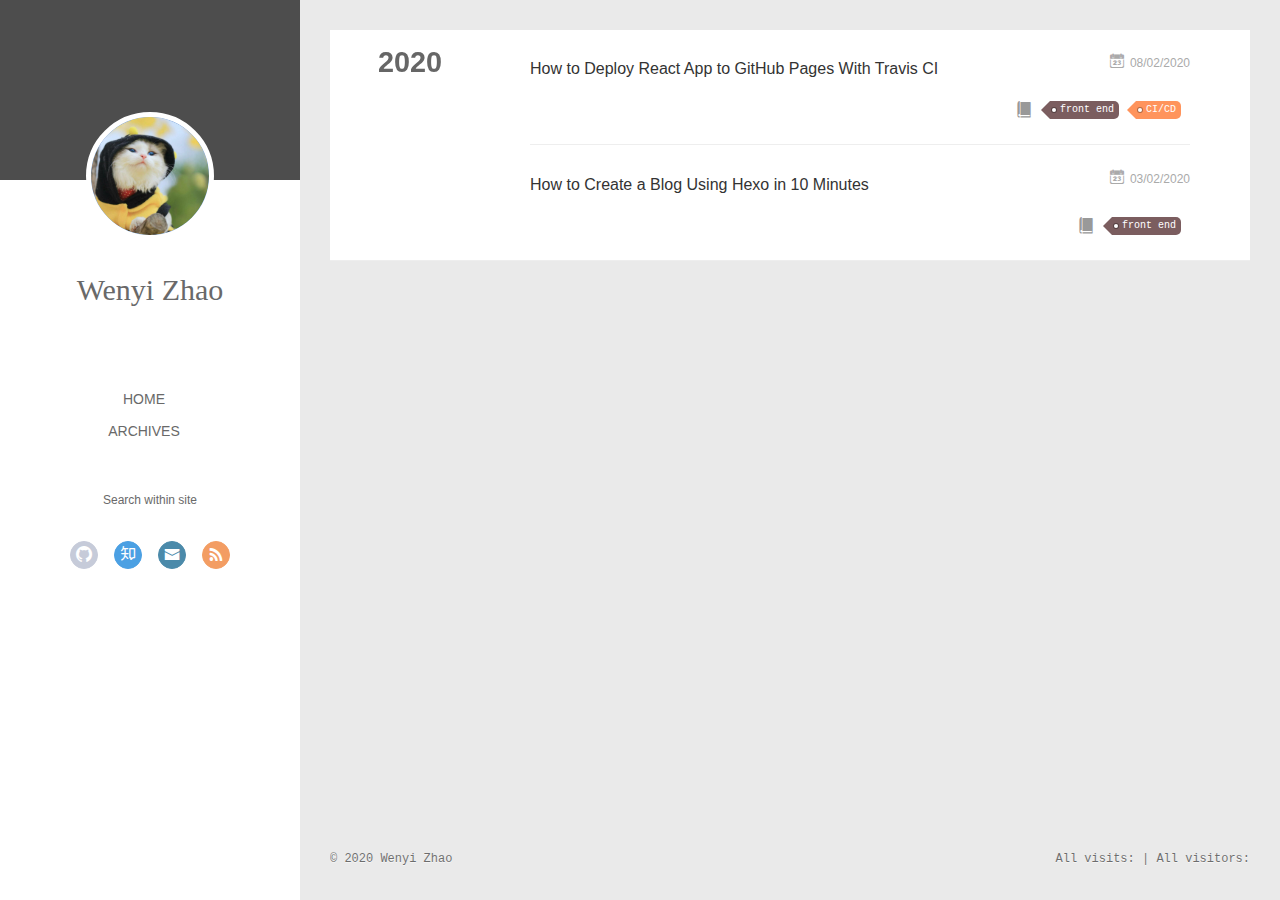
<file: archives/2020/02/index.html>
<!DOCTYPE html>
<html>
<head>
  <meta charset="utf-8">
  
  <meta name="renderer" content="webkit">
  <meta http-equiv="X-UA-Compatible" content="IE=edge">
  <link rel="dns-prefetch" href="http://wenyizhao.me">
  <title>Archives: 2020/2 | Wenyi&#39;s Blog</title>
  <meta name="viewport" content="width=device-width, initial-scale=1, maximum-scale=1">
  <meta name="google-site-verification" content="0gbCiByppQycxFXGOUd3hou3pCEvScV86ofMcI6QNX4">
  <meta name="google-site-verification" content="U2SsXpjFoDsXxFmBJR4H_iJ2ax3L5Cs08pcSqbMXcs8">
  <meta name="description" content="Personal website of Wenyi Zhao, a full stack developer in Melbourne">
<meta property="og:type" content="website">
<meta property="og:title" content="Wenyi&#39;s Blog">
<meta property="og:url" content="http://wenyizhao.me/archives/2020/02/index.html">
<meta property="og:site_name" content="Wenyi&#39;s Blog">
<meta property="og:description" content="Personal website of Wenyi Zhao, a full stack developer in Melbourne">
<meta property="og:locale" content="en_US">
<meta property="article:author" content="Wenyi Zhao">
<meta property="article:tag" content="Wenyi Zhao">
<meta property="article:tag" content=" Melbourne software developer">
<meta property="article:tag" content=" full stack developer">
<meta name="twitter:card" content="summary">
  
    <link rel="alternative" href="/atom.xml" title="Wenyi&#39;s Blog" type="application/atom+xml">
  
  
    <link rel="icon" href="/img/favicon.png">
  
  <link rel="stylesheet" type="text/css" href="/./main.0cf68a.css">
  <style type="text/css">
  
    #container.show {
      background: linear-gradient(200deg,#a0cfe4,#e8c37e);
    }
  </style>
  

  

<meta name="generator" content="Hexo 4.2.0"></head>
</html>
<body>
  <div id="container" q-class="show:isCtnShow">
    <canvas id="anm-canvas" class="anm-canvas"></canvas>
    <div class="left-col" q-class="show:isShow">
      
<div class="overlay" style="background: #4d4d4d"></div>
<div class="intrude-less">
	<header id="header" class="inner">
		<a href="/" class="profilepic">
			<img src="/img/avatar.jpg" class="js-avatar">
		</a>
		<hgroup>
		  <h1 class="header-author"><a href="/">Wenyi Zhao</a></h1>
		</hgroup>
		

		<nav class="header-menu">
			<ul>
			
				<li><a href="/">Home</a></li>
	        
				<li><a href="/archives">Archives</a></li>
	        
			</ul>
		</nav>
		<nav class="header-smart-menu">
    		
    			
    			<a q-on="click: openSlider(e, 'innerArchive')" href="javascript:void(0)">Search within site</a>
    			
            
    			
            
    			
            
		</nav>
		<nav class="header-nav">
			<div class="social">
				
					<a class="github" target="_blank" href="https://github.com/PeggyZWY" title="github" rel="external nofollow noopener noreferrer"><i class="icon-github"></i></a>
		        
					<a class="zhihu" target="_blank" href="https://www.zhihu.com/people/mu-qing-huan" title="zhihu" rel="external nofollow noopener noreferrer"><i class="icon-zhihu"></i></a>
		        
					<a class="mail" target="_blank" href="mailto:wynne.wenyizhao@gmail.com" title="mail" rel="external nofollow noopener noreferrer"><i class="icon-mail"></i></a>
		        
					<a class="rss" target="_blank" href="/atom.xml" title="rss"><i class="icon-rss"></i></a>
		        
			</div>
		</nav>
	</header>		
</div>

    </div>
    <div class="mid-col" q-class="show:isShow,hide:isShow|isFalse">
      
<nav id="mobile-nav">
  	<div class="overlay js-overlay" style="background: #4d4d4d"></div>
	<div class="btnctn js-mobile-btnctn">
  		<div class="slider-trigger list" q-on="click: openSlider(e)"><i class="icon icon-sort"></i></div>
	</div>
	<div class="intrude-less">
		<header id="header" class="inner">
			<div class="profilepic">
				<img src="/img/avatar.jpg" class="js-avatar">
			</div>
			<hgroup>
			  <h1 class="header-author js-header-author">Wenyi Zhao</h1>
			</hgroup>
			
			
			
				
			
				
			
			
			
			<nav class="header-nav">
				<div class="social">
					
						<a class="github" target="_blank" href="https://github.com/PeggyZWY" title="github" rel="external nofollow noopener noreferrer"><i class="icon-github"></i></a>
			        
						<a class="zhihu" target="_blank" href="https://www.zhihu.com/people/mu-qing-huan" title="zhihu" rel="external nofollow noopener noreferrer"><i class="icon-zhihu"></i></a>
			        
						<a class="mail" target="_blank" href="mailto:wynne.wenyizhao@gmail.com" title="mail" rel="external nofollow noopener noreferrer"><i class="icon-mail"></i></a>
			        
						<a class="rss" target="_blank" href="/atom.xml" title="rss"><i class="icon-rss"></i></a>
			        
				</div>
			</nav>

			<nav class="header-menu js-header-menu">
				<ul style="width: 50%">
				
				
					<li style="width: 50%"><a href="/">Home</a></li>
		        
					<li style="width: 50%"><a href="/archives">Archives</a></li>
		        
				</ul>
			</nav>
		</header>				
	</div>
	<div class="mobile-mask" style="display:none" q-show="isShow"></div>
</nav>

      <div id="wrapper" class="body-wrap">
        <div class="menu-l">
          <div class="canvas-wrap">
            <canvas data-colors="#eaeaea" data-sectionheight="100" data-contentid="js-content" id="myCanvas1" class="anm-canvas"></canvas>
          </div>
          <div id="js-content" class="content-ll">
            
  
  
    
    
      
      
      <section class="archives-wrap">
        <div class="archive-year-wrap">
          <a href="/archives/2020" class="archive-year">2020</a>
        </div>
        <div class="archives">
    
    <article class="archive-article archive-type-post">
  <div class="archive-article-inner">
    <header class="archive-article-header">
      	<div class="article-meta">
	      	<a href="/2020-02-08/how-to-deploy-react-app-to-github-pages-with-travis-ci/" class="archive-article-date">
  	<time datetime="2020-02-08T03:53:06.000Z" itemprop="datePublished"><i class="icon-calendar icon"></i>08/02/2020</time>
</a>
        </div>
    	 
  
    <h1 itemprop="name">
      <a class="archive-article-title" href="/2020-02-08/how-to-deploy-react-app-to-github-pages-with-travis-ci/">How to Deploy React App to GitHub Pages With Travis CI</a>
    </h1>
  

        <div class="article-info info-on-right">
          
          
	<div class="article-category tagcloud">
		<i class="icon-book icon"></i>
		<ul class="article-tag-list">
			 
        		<li class="article-tag-list-item">
        			<a href="/categories/front-end//" class="article-tag-list-link color5">front end</a>
        		</li>
      		 
        		<li class="article-tag-list-item">
        			<a href="/categories/CI-CD//" class="article-tag-list-link color1">CI/CD</a>
        		</li>
      		
		</ul>
	</div>


        </div>
        <div class="clearfix"></div>
    </header>
  </div>
</article>
  
    
    
    <article class="archive-article archive-type-post">
  <div class="archive-article-inner">
    <header class="archive-article-header">
      	<div class="article-meta">
	      	<a href="/2020-02-03/how-to-create-a-blog-using-Hexo-in-10-minutes/" class="archive-article-date">
  	<time datetime="2020-02-03T08:43:43.000Z" itemprop="datePublished"><i class="icon-calendar icon"></i>03/02/2020</time>
</a>
        </div>
    	 
  
    <h1 itemprop="name">
      <a class="archive-article-title" href="/2020-02-03/how-to-create-a-blog-using-Hexo-in-10-minutes/">How to Create a Blog Using Hexo in 10 Minutes</a>
    </h1>
  

        <div class="article-info info-on-right">
          
          
	<div class="article-category tagcloud">
		<i class="icon-book icon"></i>
		<ul class="article-tag-list">
			 
        		<li class="article-tag-list-item">
        			<a href="/categories/front-end//" class="article-tag-list-link color5">front end</a>
        		</li>
      		
		</ul>
	</div>


        </div>
        <div class="clearfix"></div>
    </header>
  </div>
</article>
  
  
    </div></section>
  

    


          </div>
        </div>
      </div>
      <footer id="footer">
  <div class="outer">
    <div id="footer-info">
    	<div class="footer-left">
    		&copy; 2020 Wenyi Zhao
    	</div>
      	<div class="footer-right">
      		<script async src="//busuanzi.ibruce.info/busuanzi/2.3/busuanzi.pure.mini.js"></script>
      		<span id="busuanzi_container_site_pv">
						All visits: <span id="busuanzi_value_site_pv"></span>
					</span>
					<span class="post-meta-divider">|</span>
					<span id="busuanzi_container_site_uv">
						All visitors: <span id="busuanzi_value_site_uv"></span>
					</span>
      	</div>
    </div>
  </div>
</footer>

<!--页面点击小红心-->
<script type="text/javascript" src="/love.js"></script>

    </div>
    <script>
	var yiliaConfig = {
		mathjax: true,
		isHome: false,
		isPost: false,
		isArchive: true,
		isTag: false,
		isCategory: false,
		open_in_new: false,
		toc_hide_index: true,
		root: "/",
		innerArchive: true,
		showTags: false
	}
</script>

<script>!function(t){function n(e){if(r[e])return r[e].exports;var i=r[e]={exports:{},id:e,loaded:!1};return t[e].call(i.exports,i,i.exports,n),i.loaded=!0,i.exports}var r={};n.m=t,n.c=r,n.p="./",n(0)}([function(t,n,r){r(195),t.exports=r(191)},function(t,n,r){var e=r(3),i=r(52),o=r(27),u=r(28),c=r(53),f="prototype",a=function(t,n,r){var s,l,h,v,p=t&a.F,d=t&a.G,y=t&a.S,g=t&a.P,b=t&a.B,m=d?e:y?e[n]||(e[n]={}):(e[n]||{})[f],x=d?i:i[n]||(i[n]={}),w=x[f]||(x[f]={});d&&(r=n);for(s in r)l=!p&&m&&void 0!==m[s],h=(l?m:r)[s],v=b&&l?c(h,e):g&&"function"==typeof h?c(Function.call,h):h,m&&u(m,s,h,t&a.U),x[s]!=h&&o(x,s,v),g&&w[s]!=h&&(w[s]=h)};e.core=i,a.F=1,a.G=2,a.S=4,a.P=8,a.B=16,a.W=32,a.U=64,a.R=128,t.exports=a},function(t,n,r){var e=r(6);t.exports=function(t){if(!e(t))throw TypeError(t+" is not an object!");return t}},function(t,n){var r=t.exports="undefined"!=typeof window&&window.Math==Math?window:"undefined"!=typeof self&&self.Math==Math?self:Function("return this")();"number"==typeof __g&&(__g=r)},function(t,n){t.exports=function(t){try{return!!t()}catch(t){return!0}}},function(t,n){var r=t.exports="undefined"!=typeof window&&window.Math==Math?window:"undefined"!=typeof self&&self.Math==Math?self:Function("return this")();"number"==typeof __g&&(__g=r)},function(t,n){t.exports=function(t){return"object"==typeof t?null!==t:"function"==typeof t}},function(t,n,r){var e=r(126)("wks"),i=r(76),o=r(3).Symbol,u="function"==typeof o;(t.exports=function(t){return e[t]||(e[t]=u&&o[t]||(u?o:i)("Symbol."+t))}).store=e},function(t,n){var r={}.hasOwnProperty;t.exports=function(t,n){return r.call(t,n)}},function(t,n,r){var e=r(94),i=r(33);t.exports=function(t){return e(i(t))}},function(t,n,r){t.exports=!r(4)(function(){return 7!=Object.defineProperty({},"a",{get:function(){return 7}}).a})},function(t,n,r){var e=r(2),i=r(167),o=r(50),u=Object.defineProperty;n.f=r(10)?Object.defineProperty:function(t,n,r){if(e(t),n=o(n,!0),e(r),i)try{return u(t,n,r)}catch(t){}if("get"in r||"set"in r)throw TypeError("Accessors not supported!");return"value"in r&&(t[n]=r.value),t}},function(t,n,r){t.exports=!r(18)(function(){return 7!=Object.defineProperty({},"a",{get:function(){return 7}}).a})},function(t,n,r){var e=r(14),i=r(22);t.exports=r(12)?function(t,n,r){return e.f(t,n,i(1,r))}:function(t,n,r){return t[n]=r,t}},function(t,n,r){var e=r(20),i=r(58),o=r(42),u=Object.defineProperty;n.f=r(12)?Object.defineProperty:function(t,n,r){if(e(t),n=o(n,!0),e(r),i)try{return u(t,n,r)}catch(t){}if("get"in r||"set"in r)throw TypeError("Accessors not supported!");return"value"in r&&(t[n]=r.value),t}},function(t,n,r){var e=r(40)("wks"),i=r(23),o=r(5).Symbol,u="function"==typeof o;(t.exports=function(t){return e[t]||(e[t]=u&&o[t]||(u?o:i)("Symbol."+t))}).store=e},function(t,n,r){var e=r(67),i=Math.min;t.exports=function(t){return t>0?i(e(t),9007199254740991):0}},function(t,n,r){var e=r(46);t.exports=function(t){return Object(e(t))}},function(t,n){t.exports=function(t){try{return!!t()}catch(t){return!0}}},function(t,n,r){var e=r(63),i=r(34);t.exports=Object.keys||function(t){return e(t,i)}},function(t,n,r){var e=r(21);t.exports=function(t){if(!e(t))throw TypeError(t+" is not an object!");return t}},function(t,n){t.exports=function(t){return"object"==typeof t?null!==t:"function"==typeof t}},function(t,n){t.exports=function(t,n){return{enumerable:!(1&t),configurable:!(2&t),writable:!(4&t),value:n}}},function(t,n){var r=0,e=Math.random();t.exports=function(t){return"Symbol(".concat(void 0===t?"":t,")_",(++r+e).toString(36))}},function(t,n){var r={}.hasOwnProperty;t.exports=function(t,n){return r.call(t,n)}},function(t,n){var r=t.exports={version:"2.4.0"};"number"==typeof __e&&(__e=r)},function(t,n){t.exports=function(t){if("function"!=typeof t)throw TypeError(t+" is not a function!");return t}},function(t,n,r){var e=r(11),i=r(66);t.exports=r(10)?function(t,n,r){return e.f(t,n,i(1,r))}:function(t,n,r){return t[n]=r,t}},function(t,n,r){var e=r(3),i=r(27),o=r(24),u=r(76)("src"),c="toString",f=Function[c],a=(""+f).split(c);r(52).inspectSource=function(t){return f.call(t)},(t.exports=function(t,n,r,c){var f="function"==typeof r;f&&(o(r,"name")||i(r,"name",n)),t[n]!==r&&(f&&(o(r,u)||i(r,u,t[n]?""+t[n]:a.join(String(n)))),t===e?t[n]=r:c?t[n]?t[n]=r:i(t,n,r):(delete t[n],i(t,n,r)))})(Function.prototype,c,function(){return"function"==typeof this&&this[u]||f.call(this)})},function(t,n,r){var e=r(1),i=r(4),o=r(46),u=function(t,n,r,e){var i=String(o(t)),u="<"+n;return""!==r&&(u+=" "+r+'="'+String(e).replace(/"/g,"&quot;")+'"'),u+">"+i+"</"+n+">"};t.exports=function(t,n){var r={};r[t]=n(u),e(e.P+e.F*i(function(){var n=""[t]('"');return n!==n.toLowerCase()||n.split('"').length>3}),"String",r)}},function(t,n,r){var e=r(115),i=r(46);t.exports=function(t){return e(i(t))}},function(t,n,r){var e=r(116),i=r(66),o=r(30),u=r(50),c=r(24),f=r(167),a=Object.getOwnPropertyDescriptor;n.f=r(10)?a:function(t,n){if(t=o(t),n=u(n,!0),f)try{return a(t,n)}catch(t){}if(c(t,n))return i(!e.f.call(t,n),t[n])}},function(t,n,r){var e=r(24),i=r(17),o=r(145)("IE_PROTO"),u=Object.prototype;t.exports=Object.getPrototypeOf||function(t){return t=i(t),e(t,o)?t[o]:"function"==typeof t.constructor&&t instanceof t.constructor?t.constructor.prototype:t instanceof Object?u:null}},function(t,n){t.exports=function(t){if(void 0==t)throw TypeError("Can't call method on  "+t);return t}},function(t,n){t.exports="constructor,hasOwnProperty,isPrototypeOf,propertyIsEnumerable,toLocaleString,toString,valueOf".split(",")},function(t,n){t.exports={}},function(t,n){t.exports=!0},function(t,n){n.f={}.propertyIsEnumerable},function(t,n,r){var e=r(14).f,i=r(8),o=r(15)("toStringTag");t.exports=function(t,n,r){t&&!i(t=r?t:t.prototype,o)&&e(t,o,{configurable:!0,value:n})}},function(t,n,r){var e=r(40)("keys"),i=r(23);t.exports=function(t){return e[t]||(e[t]=i(t))}},function(t,n,r){var e=r(5),i="__core-js_shared__",o=e[i]||(e[i]={});t.exports=function(t){return o[t]||(o[t]={})}},function(t,n){var r=Math.ceil,e=Math.floor;t.exports=function(t){return isNaN(t=+t)?0:(t>0?e:r)(t)}},function(t,n,r){var e=r(21);t.exports=function(t,n){if(!e(t))return t;var r,i;if(n&&"function"==typeof(r=t.toString)&&!e(i=r.call(t)))return i;if("function"==typeof(r=t.valueOf)&&!e(i=r.call(t)))return i;if(!n&&"function"==typeof(r=t.toString)&&!e(i=r.call(t)))return i;throw TypeError("Can't convert object to primitive value")}},function(t,n,r){var e=r(5),i=r(25),o=r(36),u=r(44),c=r(14).f;t.exports=function(t){var n=i.Symbol||(i.Symbol=o?{}:e.Symbol||{});"_"==t.charAt(0)||t in n||c(n,t,{value:u.f(t)})}},function(t,n,r){n.f=r(15)},function(t,n){var r={}.toString;t.exports=function(t){return r.call(t).slice(8,-1)}},function(t,n){t.exports=function(t){if(void 0==t)throw TypeError("Can't call method on  "+t);return t}},function(t,n,r){var e=r(4);t.exports=function(t,n){return!!t&&e(function(){n?t.call(null,function(){},1):t.call(null)})}},function(t,n,r){var e=r(53),i=r(115),o=r(17),u=r(16),c=r(203);t.exports=function(t,n){var r=1==t,f=2==t,a=3==t,s=4==t,l=6==t,h=5==t||l,v=n||c;return function(n,c,p){for(var d,y,g=o(n),b=i(g),m=e(c,p,3),x=u(b.length),w=0,S=r?v(n,x):f?v(n,0):void 0;x>w;w++)if((h||w in b)&&(d=b[w],y=m(d,w,g),t))if(r)S[w]=y;else if(y)switch(t){case 3:return!0;case 5:return d;case 6:return w;case 2:S.push(d)}else if(s)return!1;return l?-1:a||s?s:S}}},function(t,n,r){var e=r(1),i=r(52),o=r(4);t.exports=function(t,n){var r=(i.Object||{})[t]||Object[t],u={};u[t]=n(r),e(e.S+e.F*o(function(){r(1)}),"Object",u)}},function(t,n,r){var e=r(6);t.exports=function(t,n){if(!e(t))return t;var r,i;if(n&&"function"==typeof(r=t.toString)&&!e(i=r.call(t)))return i;if("function"==typeof(r=t.valueOf)&&!e(i=r.call(t)))return i;if(!n&&"function"==typeof(r=t.toString)&&!e(i=r.call(t)))return i;throw TypeError("Can't convert object to primitive value")}},function(t,n,r){var e=r(5),i=r(25),o=r(91),u=r(13),c="prototype",f=function(t,n,r){var a,s,l,h=t&f.F,v=t&f.G,p=t&f.S,d=t&f.P,y=t&f.B,g=t&f.W,b=v?i:i[n]||(i[n]={}),m=b[c],x=v?e:p?e[n]:(e[n]||{})[c];v&&(r=n);for(a in r)(s=!h&&x&&void 0!==x[a])&&a in b||(l=s?x[a]:r[a],b[a]=v&&"function"!=typeof x[a]?r[a]:y&&s?o(l,e):g&&x[a]==l?function(t){var n=function(n,r,e){if(this instanceof t){switch(arguments.length){case 0:return new t;case 1:return new t(n);case 2:return new t(n,r)}return new t(n,r,e)}return t.apply(this,arguments)};return n[c]=t[c],n}(l):d&&"function"==typeof l?o(Function.call,l):l,d&&((b.virtual||(b.virtual={}))[a]=l,t&f.R&&m&&!m[a]&&u(m,a,l)))};f.F=1,f.G=2,f.S=4,f.P=8,f.B=16,f.W=32,f.U=64,f.R=128,t.exports=f},function(t,n){var r=t.exports={version:"2.4.0"};"number"==typeof __e&&(__e=r)},function(t,n,r){var e=r(26);t.exports=function(t,n,r){if(e(t),void 0===n)return t;switch(r){case 1:return function(r){return t.call(n,r)};case 2:return function(r,e){return t.call(n,r,e)};case 3:return function(r,e,i){return t.call(n,r,e,i)}}return function(){return t.apply(n,arguments)}}},function(t,n,r){var e=r(183),i=r(1),o=r(126)("metadata"),u=o.store||(o.store=new(r(186))),c=function(t,n,r){var i=u.get(t);if(!i){if(!r)return;u.set(t,i=new e)}var o=i.get(n);if(!o){if(!r)return;i.set(n,o=new e)}return o},f=function(t,n,r){var e=c(n,r,!1);return void 0!==e&&e.has(t)},a=function(t,n,r){var e=c(n,r,!1);return void 0===e?void 0:e.get(t)},s=function(t,n,r,e){c(r,e,!0).set(t,n)},l=function(t,n){var r=c(t,n,!1),e=[];return r&&r.forEach(function(t,n){e.push(n)}),e},h=function(t){return void 0===t||"symbol"==typeof t?t:String(t)},v=function(t){i(i.S,"Reflect",t)};t.exports={store:u,map:c,has:f,get:a,set:s,keys:l,key:h,exp:v}},function(t,n,r){"use strict";if(r(10)){var e=r(69),i=r(3),o=r(4),u=r(1),c=r(127),f=r(152),a=r(53),s=r(68),l=r(66),h=r(27),v=r(73),p=r(67),d=r(16),y=r(75),g=r(50),b=r(24),m=r(180),x=r(114),w=r(6),S=r(17),_=r(137),O=r(70),E=r(32),P=r(71).f,j=r(154),F=r(76),M=r(7),A=r(48),N=r(117),T=r(146),I=r(155),k=r(80),L=r(123),R=r(74),C=r(130),D=r(160),U=r(11),W=r(31),G=U.f,B=W.f,V=i.RangeError,z=i.TypeError,q=i.Uint8Array,K="ArrayBuffer",J="Shared"+K,Y="BYTES_PER_ELEMENT",H="prototype",$=Array[H],X=f.ArrayBuffer,Q=f.DataView,Z=A(0),tt=A(2),nt=A(3),rt=A(4),et=A(5),it=A(6),ot=N(!0),ut=N(!1),ct=I.values,ft=I.keys,at=I.entries,st=$.lastIndexOf,lt=$.reduce,ht=$.reduceRight,vt=$.join,pt=$.sort,dt=$.slice,yt=$.toString,gt=$.toLocaleString,bt=M("iterator"),mt=M("toStringTag"),xt=F("typed_constructor"),wt=F("def_constructor"),St=c.CONSTR,_t=c.TYPED,Ot=c.VIEW,Et="Wrong length!",Pt=A(1,function(t,n){return Tt(T(t,t[wt]),n)}),jt=o(function(){return 1===new q(new Uint16Array([1]).buffer)[0]}),Ft=!!q&&!!q[H].set&&o(function(){new q(1).set({})}),Mt=function(t,n){if(void 0===t)throw z(Et);var r=+t,e=d(t);if(n&&!m(r,e))throw V(Et);return e},At=function(t,n){var r=p(t);if(r<0||r%n)throw V("Wrong offset!");return r},Nt=function(t){if(w(t)&&_t in t)return t;throw z(t+" is not a typed array!")},Tt=function(t,n){if(!(w(t)&&xt in t))throw z("It is not a typed array constructor!");return new t(n)},It=function(t,n){return kt(T(t,t[wt]),n)},kt=function(t,n){for(var r=0,e=n.length,i=Tt(t,e);e>r;)i[r]=n[r++];return i},Lt=function(t,n,r){G(t,n,{get:function(){return this._d[r]}})},Rt=function(t){var n,r,e,i,o,u,c=S(t),f=arguments.length,s=f>1?arguments[1]:void 0,l=void 0!==s,h=j(c);if(void 0!=h&&!_(h)){for(u=h.call(c),e=[],n=0;!(o=u.next()).done;n++)e.push(o.value);c=e}for(l&&f>2&&(s=a(s,arguments[2],2)),n=0,r=d(c.length),i=Tt(this,r);r>n;n++)i[n]=l?s(c[n],n):c[n];return i},Ct=function(){for(var t=0,n=arguments.length,r=Tt(this,n);n>t;)r[t]=arguments[t++];return r},Dt=!!q&&o(function(){gt.call(new q(1))}),Ut=function(){return gt.apply(Dt?dt.call(Nt(this)):Nt(this),arguments)},Wt={copyWithin:function(t,n){return D.call(Nt(this),t,n,arguments.length>2?arguments[2]:void 0)},every:function(t){return rt(Nt(this),t,arguments.length>1?arguments[1]:void 0)},fill:function(t){return C.apply(Nt(this),arguments)},filter:function(t){return It(this,tt(Nt(this),t,arguments.length>1?arguments[1]:void 0))},find:function(t){return et(Nt(this),t,arguments.length>1?arguments[1]:void 0)},findIndex:function(t){return it(Nt(this),t,arguments.length>1?arguments[1]:void 0)},forEach:function(t){Z(Nt(this),t,arguments.length>1?arguments[1]:void 0)},indexOf:function(t){return ut(Nt(this),t,arguments.length>1?arguments[1]:void 0)},includes:function(t){return ot(Nt(this),t,arguments.length>1?arguments[1]:void 0)},join:function(t){return vt.apply(Nt(this),arguments)},lastIndexOf:function(t){return st.apply(Nt(this),arguments)},map:function(t){return Pt(Nt(this),t,arguments.length>1?arguments[1]:void 0)},reduce:function(t){return lt.apply(Nt(this),arguments)},reduceRight:function(t){return ht.apply(Nt(this),arguments)},reverse:function(){for(var t,n=this,r=Nt(n).length,e=Math.floor(r/2),i=0;i<e;)t=n[i],n[i++]=n[--r],n[r]=t;return n},some:function(t){return nt(Nt(this),t,arguments.length>1?arguments[1]:void 0)},sort:function(t){return pt.call(Nt(this),t)},subarray:function(t,n){var r=Nt(this),e=r.length,i=y(t,e);return new(T(r,r[wt]))(r.buffer,r.byteOffset+i*r.BYTES_PER_ELEMENT,d((void 0===n?e:y(n,e))-i))}},Gt=function(t,n){return It(this,dt.call(Nt(this),t,n))},Bt=function(t){Nt(this);var n=At(arguments[1],1),r=this.length,e=S(t),i=d(e.length),o=0;if(i+n>r)throw V(Et);for(;o<i;)this[n+o]=e[o++]},Vt={entries:function(){return at.call(Nt(this))},keys:function(){return ft.call(Nt(this))},values:function(){return ct.call(Nt(this))}},zt=function(t,n){return w(t)&&t[_t]&&"symbol"!=typeof n&&n in t&&String(+n)==String(n)},qt=function(t,n){return zt(t,n=g(n,!0))?l(2,t[n]):B(t,n)},Kt=function(t,n,r){return!(zt(t,n=g(n,!0))&&w(r)&&b(r,"value"))||b(r,"get")||b(r,"set")||r.configurable||b(r,"writable")&&!r.writable||b(r,"enumerable")&&!r.enumerable?G(t,n,r):(t[n]=r.value,t)};St||(W.f=qt,U.f=Kt),u(u.S+u.F*!St,"Object",{getOwnPropertyDescriptor:qt,defineProperty:Kt}),o(function(){yt.call({})})&&(yt=gt=function(){return vt.call(this)});var Jt=v({},Wt);v(Jt,Vt),h(Jt,bt,Vt.values),v(Jt,{slice:Gt,set:Bt,constructor:function(){},toString:yt,toLocaleString:Ut}),Lt(Jt,"buffer","b"),Lt(Jt,"byteOffset","o"),Lt(Jt,"byteLength","l"),Lt(Jt,"length","e"),G(Jt,mt,{get:function(){return this[_t]}}),t.exports=function(t,n,r,f){f=!!f;var a=t+(f?"Clamped":"")+"Array",l="Uint8Array"!=a,v="get"+t,p="set"+t,y=i[a],g=y||{},b=y&&E(y),m=!y||!c.ABV,S={},_=y&&y[H],j=function(t,r){var e=t._d;return e.v[v](r*n+e.o,jt)},F=function(t,r,e){var i=t._d;f&&(e=(e=Math.round(e))<0?0:e>255?255:255&e),i.v[p](r*n+i.o,e,jt)},M=function(t,n){G(t,n,{get:function(){return j(this,n)},set:function(t){return F(this,n,t)},enumerable:!0})};m?(y=r(function(t,r,e,i){s(t,y,a,"_d");var o,u,c,f,l=0,v=0;if(w(r)){if(!(r instanceof X||(f=x(r))==K||f==J))return _t in r?kt(y,r):Rt.call(y,r);o=r,v=At(e,n);var p=r.byteLength;if(void 0===i){if(p%n)throw V(Et);if((u=p-v)<0)throw V(Et)}else if((u=d(i)*n)+v>p)throw V(Et);c=u/n}else c=Mt(r,!0),u=c*n,o=new X(u);for(h(t,"_d",{b:o,o:v,l:u,e:c,v:new Q(o)});l<c;)M(t,l++)}),_=y[H]=O(Jt),h(_,"constructor",y)):L(function(t){new y(null),new y(t)},!0)||(y=r(function(t,r,e,i){s(t,y,a);var o;return w(r)?r instanceof X||(o=x(r))==K||o==J?void 0!==i?new g(r,At(e,n),i):void 0!==e?new g(r,At(e,n)):new g(r):_t in r?kt(y,r):Rt.call(y,r):new g(Mt(r,l))}),Z(b!==Function.prototype?P(g).concat(P(b)):P(g),function(t){t in y||h(y,t,g[t])}),y[H]=_,e||(_.constructor=y));var A=_[bt],N=!!A&&("values"==A.name||void 0==A.name),T=Vt.values;h(y,xt,!0),h(_,_t,a),h(_,Ot,!0),h(_,wt,y),(f?new y(1)[mt]==a:mt in _)||G(_,mt,{get:function(){return a}}),S[a]=y,u(u.G+u.W+u.F*(y!=g),S),u(u.S,a,{BYTES_PER_ELEMENT:n,from:Rt,of:Ct}),Y in _||h(_,Y,n),u(u.P,a,Wt),R(a),u(u.P+u.F*Ft,a,{set:Bt}),u(u.P+u.F*!N,a,Vt),u(u.P+u.F*(_.toString!=yt),a,{toString:yt}),u(u.P+u.F*o(function(){new y(1).slice()}),a,{slice:Gt}),u(u.P+u.F*(o(function(){return[1,2].toLocaleString()!=new y([1,2]).toLocaleString()})||!o(function(){_.toLocaleString.call([1,2])})),a,{toLocaleString:Ut}),k[a]=N?A:T,e||N||h(_,bt,T)}}else t.exports=function(){}},function(t,n){var r={}.toString;t.exports=function(t){return r.call(t).slice(8,-1)}},function(t,n,r){var e=r(21),i=r(5).document,o=e(i)&&e(i.createElement);t.exports=function(t){return o?i.createElement(t):{}}},function(t,n,r){t.exports=!r(12)&&!r(18)(function(){return 7!=Object.defineProperty(r(57)("div"),"a",{get:function(){return 7}}).a})},function(t,n,r){"use strict";var e=r(36),i=r(51),o=r(64),u=r(13),c=r(8),f=r(35),a=r(96),s=r(38),l=r(103),h=r(15)("iterator"),v=!([].keys&&"next"in[].keys()),p="keys",d="values",y=function(){return this};t.exports=function(t,n,r,g,b,m,x){a(r,n,g);var w,S,_,O=function(t){if(!v&&t in F)return F[t];switch(t){case p:case d:return function(){return new r(this,t)}}return function(){return new r(this,t)}},E=n+" Iterator",P=b==d,j=!1,F=t.prototype,M=F[h]||F["@@iterator"]||b&&F[b],A=M||O(b),N=b?P?O("entries"):A:void 0,T="Array"==n?F.entries||M:M;if(T&&(_=l(T.call(new t)))!==Object.prototype&&(s(_,E,!0),e||c(_,h)||u(_,h,y)),P&&M&&M.name!==d&&(j=!0,A=function(){return M.call(this)}),e&&!x||!v&&!j&&F[h]||u(F,h,A),f[n]=A,f[E]=y,b)if(w={values:P?A:O(d),keys:m?A:O(p),entries:N},x)for(S in w)S in F||o(F,S,w[S]);else i(i.P+i.F*(v||j),n,w);return w}},function(t,n,r){var e=r(20),i=r(100),o=r(34),u=r(39)("IE_PROTO"),c=function(){},f="prototype",a=function(){var t,n=r(57)("iframe"),e=o.length;for(n.style.display="none",r(93).appendChild(n),n.src="javascript:",t=n.contentWindow.document,t.open(),t.write("<script>document.F=Object<\/script>"),t.close(),a=t.F;e--;)delete a[f][o[e]];return a()};t.exports=Object.create||function(t,n){var r;return null!==t?(c[f]=e(t),r=new c,c[f]=null,r[u]=t):r=a(),void 0===n?r:i(r,n)}},function(t,n,r){var e=r(63),i=r(34).concat("length","prototype");n.f=Object.getOwnPropertyNames||function(t){return e(t,i)}},function(t,n){n.f=Object.getOwnPropertySymbols},function(t,n,r){var e=r(8),i=r(9),o=r(90)(!1),u=r(39)("IE_PROTO");t.exports=function(t,n){var r,c=i(t),f=0,a=[];for(r in c)r!=u&&e(c,r)&&a.push(r);for(;n.length>f;)e(c,r=n[f++])&&(~o(a,r)||a.push(r));return a}},function(t,n,r){t.exports=r(13)},function(t,n,r){var e=r(76)("meta"),i=r(6),o=r(24),u=r(11).f,c=0,f=Object.isExtensible||function(){return!0},a=!r(4)(function(){return f(Object.preventExtensions({}))}),s=function(t){u(t,e,{value:{i:"O"+ ++c,w:{}}})},l=function(t,n){if(!i(t))return"symbol"==typeof t?t:("string"==typeof t?"S":"P")+t;if(!o(t,e)){if(!f(t))return"F";if(!n)return"E";s(t)}return t[e].i},h=function(t,n){if(!o(t,e)){if(!f(t))return!0;if(!n)return!1;s(t)}return t[e].w},v=function(t){return a&&p.NEED&&f(t)&&!o(t,e)&&s(t),t},p=t.exports={KEY:e,NEED:!1,fastKey:l,getWeak:h,onFreeze:v}},function(t,n){t.exports=function(t,n){return{enumerable:!(1&t),configurable:!(2&t),writable:!(4&t),value:n}}},function(t,n){var r=Math.ceil,e=Math.floor;t.exports=function(t){return isNaN(t=+t)?0:(t>0?e:r)(t)}},function(t,n){t.exports=function(t,n,r,e){if(!(t instanceof n)||void 0!==e&&e in t)throw TypeError(r+": incorrect invocation!");return t}},function(t,n){t.exports=!1},function(t,n,r){var e=r(2),i=r(173),o=r(133),u=r(145)("IE_PROTO"),c=function(){},f="prototype",a=function(){var t,n=r(132)("iframe"),e=o.length;for(n.style.display="none",r(135).appendChild(n),n.src="javascript:",t=n.contentWindow.document,t.open(),t.write("<script>document.F=Object<\/script>"),t.close(),a=t.F;e--;)delete a[f][o[e]];return a()};t.exports=Object.create||function(t,n){var r;return null!==t?(c[f]=e(t),r=new c,c[f]=null,r[u]=t):r=a(),void 0===n?r:i(r,n)}},function(t,n,r){var e=r(175),i=r(133).concat("length","prototype");n.f=Object.getOwnPropertyNames||function(t){return e(t,i)}},function(t,n,r){var e=r(175),i=r(133);t.exports=Object.keys||function(t){return e(t,i)}},function(t,n,r){var e=r(28);t.exports=function(t,n,r){for(var i in n)e(t,i,n[i],r);return t}},function(t,n,r){"use strict";var e=r(3),i=r(11),o=r(10),u=r(7)("species");t.exports=function(t){var n=e[t];o&&n&&!n[u]&&i.f(n,u,{configurable:!0,get:function(){return this}})}},function(t,n,r){var e=r(67),i=Math.max,o=Math.min;t.exports=function(t,n){return t=e(t),t<0?i(t+n,0):o(t,n)}},function(t,n){var r=0,e=Math.random();t.exports=function(t){return"Symbol(".concat(void 0===t?"":t,")_",(++r+e).toString(36))}},function(t,n,r){var e=r(33);t.exports=function(t){return Object(e(t))}},function(t,n,r){var e=r(7)("unscopables"),i=Array.prototype;void 0==i[e]&&r(27)(i,e,{}),t.exports=function(t){i[e][t]=!0}},function(t,n,r){var e=r(53),i=r(169),o=r(137),u=r(2),c=r(16),f=r(154),a={},s={},n=t.exports=function(t,n,r,l,h){var v,p,d,y,g=h?function(){return t}:f(t),b=e(r,l,n?2:1),m=0;if("function"!=typeof g)throw TypeError(t+" is not iterable!");if(o(g)){for(v=c(t.length);v>m;m++)if((y=n?b(u(p=t[m])[0],p[1]):b(t[m]))===a||y===s)return y}else for(d=g.call(t);!(p=d.next()).done;)if((y=i(d,b,p.value,n))===a||y===s)return y};n.BREAK=a,n.RETURN=s},function(t,n){t.exports={}},function(t,n,r){var e=r(11).f,i=r(24),o=r(7)("toStringTag");t.exports=function(t,n,r){t&&!i(t=r?t:t.prototype,o)&&e(t,o,{configurable:!0,value:n})}},function(t,n,r){var e=r(1),i=r(46),o=r(4),u=r(150),c="["+u+"]",f="​",a=RegExp("^"+c+c+"*"),s=RegExp(c+c+"*$"),l=function(t,n,r){var i={},c=o(function(){return!!u[t]()||f[t]()!=f}),a=i[t]=c?n(h):u[t];r&&(i[r]=a),e(e.P+e.F*c,"String",i)},h=l.trim=function(t,n){return t=String(i(t)),1&n&&(t=t.replace(a,"")),2&n&&(t=t.replace(s,"")),t};t.exports=l},function(t,n,r){t.exports={default:r(86),__esModule:!0}},function(t,n,r){t.exports={default:r(87),__esModule:!0}},function(t,n,r){"use strict";function e(t){return t&&t.__esModule?t:{default:t}}n.__esModule=!0;var i=r(84),o=e(i),u=r(83),c=e(u),f="function"==typeof c.default&&"symbol"==typeof o.default?function(t){return typeof t}:function(t){return t&&"function"==typeof c.default&&t.constructor===c.default&&t!==c.default.prototype?"symbol":typeof t};n.default="function"==typeof c.default&&"symbol"===f(o.default)?function(t){return void 0===t?"undefined":f(t)}:function(t){return t&&"function"==typeof c.default&&t.constructor===c.default&&t!==c.default.prototype?"symbol":void 0===t?"undefined":f(t)}},function(t,n,r){r(110),r(108),r(111),r(112),t.exports=r(25).Symbol},function(t,n,r){r(109),r(113),t.exports=r(44).f("iterator")},function(t,n){t.exports=function(t){if("function"!=typeof t)throw TypeError(t+" is not a function!");return t}},function(t,n){t.exports=function(){}},function(t,n,r){var e=r(9),i=r(106),o=r(105);t.exports=function(t){return function(n,r,u){var c,f=e(n),a=i(f.length),s=o(u,a);if(t&&r!=r){for(;a>s;)if((c=f[s++])!=c)return!0}else for(;a>s;s++)if((t||s in f)&&f[s]===r)return t||s||0;return!t&&-1}}},function(t,n,r){var e=r(88);t.exports=function(t,n,r){if(e(t),void 0===n)return t;switch(r){case 1:return function(r){return t.call(n,r)};case 2:return function(r,e){return t.call(n,r,e)};case 3:return function(r,e,i){return t.call(n,r,e,i)}}return function(){return t.apply(n,arguments)}}},function(t,n,r){var e=r(19),i=r(62),o=r(37);t.exports=function(t){var n=e(t),r=i.f;if(r)for(var u,c=r(t),f=o.f,a=0;c.length>a;)f.call(t,u=c[a++])&&n.push(u);return n}},function(t,n,r){t.exports=r(5).document&&document.documentElement},function(t,n,r){var e=r(56);t.exports=Object("z").propertyIsEnumerable(0)?Object:function(t){return"String"==e(t)?t.split(""):Object(t)}},function(t,n,r){var e=r(56);t.exports=Array.isArray||function(t){return"Array"==e(t)}},function(t,n,r){"use strict";var e=r(60),i=r(22),o=r(38),u={};r(13)(u,r(15)("iterator"),function(){return this}),t.exports=function(t,n,r){t.prototype=e(u,{next:i(1,r)}),o(t,n+" Iterator")}},function(t,n){t.exports=function(t,n){return{value:n,done:!!t}}},function(t,n,r){var e=r(19),i=r(9);t.exports=function(t,n){for(var r,o=i(t),u=e(o),c=u.length,f=0;c>f;)if(o[r=u[f++]]===n)return r}},function(t,n,r){var e=r(23)("meta"),i=r(21),o=r(8),u=r(14).f,c=0,f=Object.isExtensible||function(){return!0},a=!r(18)(function(){return f(Object.preventExtensions({}))}),s=function(t){u(t,e,{value:{i:"O"+ ++c,w:{}}})},l=function(t,n){if(!i(t))return"symbol"==typeof t?t:("string"==typeof t?"S":"P")+t;if(!o(t,e)){if(!f(t))return"F";if(!n)return"E";s(t)}return t[e].i},h=function(t,n){if(!o(t,e)){if(!f(t))return!0;if(!n)return!1;s(t)}return t[e].w},v=function(t){return a&&p.NEED&&f(t)&&!o(t,e)&&s(t),t},p=t.exports={KEY:e,NEED:!1,fastKey:l,getWeak:h,onFreeze:v}},function(t,n,r){var e=r(14),i=r(20),o=r(19);t.exports=r(12)?Object.defineProperties:function(t,n){i(t);for(var r,u=o(n),c=u.length,f=0;c>f;)e.f(t,r=u[f++],n[r]);return t}},function(t,n,r){var e=r(37),i=r(22),o=r(9),u=r(42),c=r(8),f=r(58),a=Object.getOwnPropertyDescriptor;n.f=r(12)?a:function(t,n){if(t=o(t),n=u(n,!0),f)try{return a(t,n)}catch(t){}if(c(t,n))return i(!e.f.call(t,n),t[n])}},function(t,n,r){var e=r(9),i=r(61).f,o={}.toString,u="object"==typeof window&&window&&Object.getOwnPropertyNames?Object.getOwnPropertyNames(window):[],c=function(t){try{return i(t)}catch(t){return u.slice()}};t.exports.f=function(t){return u&&"[object Window]"==o.call(t)?c(t):i(e(t))}},function(t,n,r){var e=r(8),i=r(77),o=r(39)("IE_PROTO"),u=Object.prototype;t.exports=Object.getPrototypeOf||function(t){return t=i(t),e(t,o)?t[o]:"function"==typeof t.constructor&&t instanceof t.constructor?t.constructor.prototype:t instanceof Object?u:null}},function(t,n,r){var e=r(41),i=r(33);t.exports=function(t){return function(n,r){var o,u,c=String(i(n)),f=e(r),a=c.length;return f<0||f>=a?t?"":void 0:(o=c.charCodeAt(f),o<55296||o>56319||f+1===a||(u=c.charCodeAt(f+1))<56320||u>57343?t?c.charAt(f):o:t?c.slice(f,f+2):u-56320+(o-55296<<10)+65536)}}},function(t,n,r){var e=r(41),i=Math.max,o=Math.min;t.exports=function(t,n){return t=e(t),t<0?i(t+n,0):o(t,n)}},function(t,n,r){var e=r(41),i=Math.min;t.exports=function(t){return t>0?i(e(t),9007199254740991):0}},function(t,n,r){"use strict";var e=r(89),i=r(97),o=r(35),u=r(9);t.exports=r(59)(Array,"Array",function(t,n){this._t=u(t),this._i=0,this._k=n},function(){var t=this._t,n=this._k,r=this._i++;return!t||r>=t.length?(this._t=void 0,i(1)):"keys"==n?i(0,r):"values"==n?i(0,t[r]):i(0,[r,t[r]])},"values"),o.Arguments=o.Array,e("keys"),e("values"),e("entries")},function(t,n){},function(t,n,r){"use strict";var e=r(104)(!0);r(59)(String,"String",function(t){this._t=String(t),this._i=0},function(){var t,n=this._t,r=this._i;return r>=n.length?{value:void 0,done:!0}:(t=e(n,r),this._i+=t.length,{value:t,done:!1})})},function(t,n,r){"use strict";var e=r(5),i=r(8),o=r(12),u=r(51),c=r(64),f=r(99).KEY,a=r(18),s=r(40),l=r(38),h=r(23),v=r(15),p=r(44),d=r(43),y=r(98),g=r(92),b=r(95),m=r(20),x=r(9),w=r(42),S=r(22),_=r(60),O=r(102),E=r(101),P=r(14),j=r(19),F=E.f,M=P.f,A=O.f,N=e.Symbol,T=e.JSON,I=T&&T.stringify,k="prototype",L=v("_hidden"),R=v("toPrimitive"),C={}.propertyIsEnumerable,D=s("symbol-registry"),U=s("symbols"),W=s("op-symbols"),G=Object[k],B="function"==typeof N,V=e.QObject,z=!V||!V[k]||!V[k].findChild,q=o&&a(function(){return 7!=_(M({},"a",{get:function(){return M(this,"a",{value:7}).a}})).a})?function(t,n,r){var e=F(G,n);e&&delete G[n],M(t,n,r),e&&t!==G&&M(G,n,e)}:M,K=function(t){var n=U[t]=_(N[k]);return n._k=t,n},J=B&&"symbol"==typeof N.iterator?function(t){return"symbol"==typeof t}:function(t){return t instanceof N},Y=function(t,n,r){return t===G&&Y(W,n,r),m(t),n=w(n,!0),m(r),i(U,n)?(r.enumerable?(i(t,L)&&t[L][n]&&(t[L][n]=!1),r=_(r,{enumerable:S(0,!1)})):(i(t,L)||M(t,L,S(1,{})),t[L][n]=!0),q(t,n,r)):M(t,n,r)},H=function(t,n){m(t);for(var r,e=g(n=x(n)),i=0,o=e.length;o>i;)Y(t,r=e[i++],n[r]);return t},$=function(t,n){return void 0===n?_(t):H(_(t),n)},X=function(t){var n=C.call(this,t=w(t,!0));return!(this===G&&i(U,t)&&!i(W,t))&&(!(n||!i(this,t)||!i(U,t)||i(this,L)&&this[L][t])||n)},Q=function(t,n){if(t=x(t),n=w(n,!0),t!==G||!i(U,n)||i(W,n)){var r=F(t,n);return!r||!i(U,n)||i(t,L)&&t[L][n]||(r.enumerable=!0),r}},Z=function(t){for(var n,r=A(x(t)),e=[],o=0;r.length>o;)i(U,n=r[o++])||n==L||n==f||e.push(n);return e},tt=function(t){for(var n,r=t===G,e=A(r?W:x(t)),o=[],u=0;e.length>u;)!i(U,n=e[u++])||r&&!i(G,n)||o.push(U[n]);return o};B||(N=function(){if(this instanceof N)throw TypeError("Symbol is not a constructor!");var t=h(arguments.length>0?arguments[0]:void 0),n=function(r){this===G&&n.call(W,r),i(this,L)&&i(this[L],t)&&(this[L][t]=!1),q(this,t,S(1,r))};return o&&z&&q(G,t,{configurable:!0,set:n}),K(t)},c(N[k],"toString",function(){return this._k}),E.f=Q,P.f=Y,r(61).f=O.f=Z,r(37).f=X,r(62).f=tt,o&&!r(36)&&c(G,"propertyIsEnumerable",X,!0),p.f=function(t){return K(v(t))}),u(u.G+u.W+u.F*!B,{Symbol:N});for(var nt="hasInstance,isConcatSpreadable,iterator,match,replace,search,species,split,toPrimitive,toStringTag,unscopables".split(","),rt=0;nt.length>rt;)v(nt[rt++]);for(var nt=j(v.store),rt=0;nt.length>rt;)d(nt[rt++]);u(u.S+u.F*!B,"Symbol",{for:function(t){return i(D,t+="")?D[t]:D[t]=N(t)},keyFor:function(t){if(J(t))return y(D,t);throw TypeError(t+" is not a symbol!")},useSetter:function(){z=!0},useSimple:function(){z=!1}}),u(u.S+u.F*!B,"Object",{create:$,defineProperty:Y,defineProperties:H,getOwnPropertyDescriptor:Q,getOwnPropertyNames:Z,getOwnPropertySymbols:tt}),T&&u(u.S+u.F*(!B||a(function(){var t=N();return"[null]"!=I([t])||"{}"!=I({a:t})||"{}"!=I(Object(t))})),"JSON",{stringify:function(t){if(void 0!==t&&!J(t)){for(var n,r,e=[t],i=1;arguments.length>i;)e.push(arguments[i++]);return n=e[1],"function"==typeof n&&(r=n),!r&&b(n)||(n=function(t,n){if(r&&(n=r.call(this,t,n)),!J(n))return n}),e[1]=n,I.apply(T,e)}}}),N[k][R]||r(13)(N[k],R,N[k].valueOf),l(N,"Symbol"),l(Math,"Math",!0),l(e.JSON,"JSON",!0)},function(t,n,r){r(43)("asyncIterator")},function(t,n,r){r(43)("observable")},function(t,n,r){r(107);for(var e=r(5),i=r(13),o=r(35),u=r(15)("toStringTag"),c=["NodeList","DOMTokenList","MediaList","StyleSheetList","CSSRuleList"],f=0;f<5;f++){var a=c[f],s=e[a],l=s&&s.prototype;l&&!l[u]&&i(l,u,a),o[a]=o.Array}},function(t,n,r){var e=r(45),i=r(7)("toStringTag"),o="Arguments"==e(function(){return arguments}()),u=function(t,n){try{return t[n]}catch(t){}};t.exports=function(t){var n,r,c;return void 0===t?"Undefined":null===t?"Null":"string"==typeof(r=u(n=Object(t),i))?r:o?e(n):"Object"==(c=e(n))&&"function"==typeof n.callee?"Arguments":c}},function(t,n,r){var e=r(45);t.exports=Object("z").propertyIsEnumerable(0)?Object:function(t){return"String"==e(t)?t.split(""):Object(t)}},function(t,n){n.f={}.propertyIsEnumerable},function(t,n,r){var e=r(30),i=r(16),o=r(75);t.exports=function(t){return function(n,r,u){var c,f=e(n),a=i(f.length),s=o(u,a);if(t&&r!=r){for(;a>s;)if((c=f[s++])!=c)return!0}else for(;a>s;s++)if((t||s in f)&&f[s]===r)return t||s||0;return!t&&-1}}},function(t,n,r){"use strict";var e=r(3),i=r(1),o=r(28),u=r(73),c=r(65),f=r(79),a=r(68),s=r(6),l=r(4),h=r(123),v=r(81),p=r(136);t.exports=function(t,n,r,d,y,g){var b=e[t],m=b,x=y?"set":"add",w=m&&m.prototype,S={},_=function(t){var n=w[t];o(w,t,"delete"==t?function(t){return!(g&&!s(t))&&n.call(this,0===t?0:t)}:"has"==t?function(t){return!(g&&!s(t))&&n.call(this,0===t?0:t)}:"get"==t?function(t){return g&&!s(t)?void 0:n.call(this,0===t?0:t)}:"add"==t?function(t){return n.call(this,0===t?0:t),this}:function(t,r){return n.call(this,0===t?0:t,r),this})};if("function"==typeof m&&(g||w.forEach&&!l(function(){(new m).entries().next()}))){var O=new m,E=O[x](g?{}:-0,1)!=O,P=l(function(){O.has(1)}),j=h(function(t){new m(t)}),F=!g&&l(function(){for(var t=new m,n=5;n--;)t[x](n,n);return!t.has(-0)});j||(m=n(function(n,r){a(n,m,t);var e=p(new b,n,m);return void 0!=r&&f(r,y,e[x],e),e}),m.prototype=w,w.constructor=m),(P||F)&&(_("delete"),_("has"),y&&_("get")),(F||E)&&_(x),g&&w.clear&&delete w.clear}else m=d.getConstructor(n,t,y,x),u(m.prototype,r),c.NEED=!0;return v(m,t),S[t]=m,i(i.G+i.W+i.F*(m!=b),S),g||d.setStrong(m,t,y),m}},function(t,n,r){"use strict";var e=r(27),i=r(28),o=r(4),u=r(46),c=r(7);t.exports=function(t,n,r){var f=c(t),a=r(u,f,""[t]),s=a[0],l=a[1];o(function(){var n={};return n[f]=function(){return 7},7!=""[t](n)})&&(i(String.prototype,t,s),e(RegExp.prototype,f,2==n?function(t,n){return l.call(t,this,n)}:function(t){return l.call(t,this)}))}
},function(t,n,r){"use strict";var e=r(2);t.exports=function(){var t=e(this),n="";return t.global&&(n+="g"),t.ignoreCase&&(n+="i"),t.multiline&&(n+="m"),t.unicode&&(n+="u"),t.sticky&&(n+="y"),n}},function(t,n){t.exports=function(t,n,r){var e=void 0===r;switch(n.length){case 0:return e?t():t.call(r);case 1:return e?t(n[0]):t.call(r,n[0]);case 2:return e?t(n[0],n[1]):t.call(r,n[0],n[1]);case 3:return e?t(n[0],n[1],n[2]):t.call(r,n[0],n[1],n[2]);case 4:return e?t(n[0],n[1],n[2],n[3]):t.call(r,n[0],n[1],n[2],n[3])}return t.apply(r,n)}},function(t,n,r){var e=r(6),i=r(45),o=r(7)("match");t.exports=function(t){var n;return e(t)&&(void 0!==(n=t[o])?!!n:"RegExp"==i(t))}},function(t,n,r){var e=r(7)("iterator"),i=!1;try{var o=[7][e]();o.return=function(){i=!0},Array.from(o,function(){throw 2})}catch(t){}t.exports=function(t,n){if(!n&&!i)return!1;var r=!1;try{var o=[7],u=o[e]();u.next=function(){return{done:r=!0}},o[e]=function(){return u},t(o)}catch(t){}return r}},function(t,n,r){t.exports=r(69)||!r(4)(function(){var t=Math.random();__defineSetter__.call(null,t,function(){}),delete r(3)[t]})},function(t,n){n.f=Object.getOwnPropertySymbols},function(t,n,r){var e=r(3),i="__core-js_shared__",o=e[i]||(e[i]={});t.exports=function(t){return o[t]||(o[t]={})}},function(t,n,r){for(var e,i=r(3),o=r(27),u=r(76),c=u("typed_array"),f=u("view"),a=!(!i.ArrayBuffer||!i.DataView),s=a,l=0,h="Int8Array,Uint8Array,Uint8ClampedArray,Int16Array,Uint16Array,Int32Array,Uint32Array,Float32Array,Float64Array".split(",");l<9;)(e=i[h[l++]])?(o(e.prototype,c,!0),o(e.prototype,f,!0)):s=!1;t.exports={ABV:a,CONSTR:s,TYPED:c,VIEW:f}},function(t,n){"use strict";var r={versions:function(){var t=window.navigator.userAgent;return{trident:t.indexOf("Trident")>-1,presto:t.indexOf("Presto")>-1,webKit:t.indexOf("AppleWebKit")>-1,gecko:t.indexOf("Gecko")>-1&&-1==t.indexOf("KHTML"),mobile:!!t.match(/AppleWebKit.*Mobile.*/),ios:!!t.match(/\(i[^;]+;( U;)? CPU.+Mac OS X/),android:t.indexOf("Android")>-1||t.indexOf("Linux")>-1,iPhone:t.indexOf("iPhone")>-1||t.indexOf("Mac")>-1,iPad:t.indexOf("iPad")>-1,webApp:-1==t.indexOf("Safari"),weixin:-1==t.indexOf("MicroMessenger")}}()};t.exports=r},function(t,n,r){"use strict";var e=r(85),i=function(t){return t&&t.__esModule?t:{default:t}}(e),o=function(){function t(t,n,e){return n||e?String.fromCharCode(n||e):r[t]||t}function n(t){return e[t]}var r={"&quot;":'"',"&lt;":"<","&gt;":">","&amp;":"&","&nbsp;":" "},e={};for(var u in r)e[r[u]]=u;return r["&apos;"]="'",e["'"]="&#39;",{encode:function(t){return t?(""+t).replace(/['<> "&]/g,n).replace(/\r?\n/g,"<br/>").replace(/\s/g,"&nbsp;"):""},decode:function(n){return n?(""+n).replace(/<br\s*\/?>/gi,"\n").replace(/&quot;|&lt;|&gt;|&amp;|&nbsp;|&apos;|&#(\d+);|&#(\d+)/g,t).replace(/\u00a0/g," "):""},encodeBase16:function(t){if(!t)return t;t+="";for(var n=[],r=0,e=t.length;e>r;r++)n.push(t.charCodeAt(r).toString(16).toUpperCase());return n.join("")},encodeBase16forJSON:function(t){if(!t)return t;t=t.replace(/[\u4E00-\u9FBF]/gi,function(t){return escape(t).replace("%u","\\u")});for(var n=[],r=0,e=t.length;e>r;r++)n.push(t.charCodeAt(r).toString(16).toUpperCase());return n.join("")},decodeBase16:function(t){if(!t)return t;t+="";for(var n=[],r=0,e=t.length;e>r;r+=2)n.push(String.fromCharCode("0x"+t.slice(r,r+2)));return n.join("")},encodeObject:function(t){if(t instanceof Array)for(var n=0,r=t.length;r>n;n++)t[n]=o.encodeObject(t[n]);else if("object"==(void 0===t?"undefined":(0,i.default)(t)))for(var e in t)t[e]=o.encodeObject(t[e]);else if("string"==typeof t)return o.encode(t);return t},loadScript:function(t){var n=document.createElement("script");document.getElementsByTagName("body")[0].appendChild(n),n.setAttribute("src",t)},addLoadEvent:function(t){var n=window.onload;"function"!=typeof window.onload?window.onload=t:window.onload=function(){n(),t()}}}}();t.exports=o},function(t,n,r){"use strict";var e=r(17),i=r(75),o=r(16);t.exports=function(t){for(var n=e(this),r=o(n.length),u=arguments.length,c=i(u>1?arguments[1]:void 0,r),f=u>2?arguments[2]:void 0,a=void 0===f?r:i(f,r);a>c;)n[c++]=t;return n}},function(t,n,r){"use strict";var e=r(11),i=r(66);t.exports=function(t,n,r){n in t?e.f(t,n,i(0,r)):t[n]=r}},function(t,n,r){var e=r(6),i=r(3).document,o=e(i)&&e(i.createElement);t.exports=function(t){return o?i.createElement(t):{}}},function(t,n){t.exports="constructor,hasOwnProperty,isPrototypeOf,propertyIsEnumerable,toLocaleString,toString,valueOf".split(",")},function(t,n,r){var e=r(7)("match");t.exports=function(t){var n=/./;try{"/./"[t](n)}catch(r){try{return n[e]=!1,!"/./"[t](n)}catch(t){}}return!0}},function(t,n,r){t.exports=r(3).document&&document.documentElement},function(t,n,r){var e=r(6),i=r(144).set;t.exports=function(t,n,r){var o,u=n.constructor;return u!==r&&"function"==typeof u&&(o=u.prototype)!==r.prototype&&e(o)&&i&&i(t,o),t}},function(t,n,r){var e=r(80),i=r(7)("iterator"),o=Array.prototype;t.exports=function(t){return void 0!==t&&(e.Array===t||o[i]===t)}},function(t,n,r){var e=r(45);t.exports=Array.isArray||function(t){return"Array"==e(t)}},function(t,n,r){"use strict";var e=r(70),i=r(66),o=r(81),u={};r(27)(u,r(7)("iterator"),function(){return this}),t.exports=function(t,n,r){t.prototype=e(u,{next:i(1,r)}),o(t,n+" Iterator")}},function(t,n,r){"use strict";var e=r(69),i=r(1),o=r(28),u=r(27),c=r(24),f=r(80),a=r(139),s=r(81),l=r(32),h=r(7)("iterator"),v=!([].keys&&"next"in[].keys()),p="keys",d="values",y=function(){return this};t.exports=function(t,n,r,g,b,m,x){a(r,n,g);var w,S,_,O=function(t){if(!v&&t in F)return F[t];switch(t){case p:case d:return function(){return new r(this,t)}}return function(){return new r(this,t)}},E=n+" Iterator",P=b==d,j=!1,F=t.prototype,M=F[h]||F["@@iterator"]||b&&F[b],A=M||O(b),N=b?P?O("entries"):A:void 0,T="Array"==n?F.entries||M:M;if(T&&(_=l(T.call(new t)))!==Object.prototype&&(s(_,E,!0),e||c(_,h)||u(_,h,y)),P&&M&&M.name!==d&&(j=!0,A=function(){return M.call(this)}),e&&!x||!v&&!j&&F[h]||u(F,h,A),f[n]=A,f[E]=y,b)if(w={values:P?A:O(d),keys:m?A:O(p),entries:N},x)for(S in w)S in F||o(F,S,w[S]);else i(i.P+i.F*(v||j),n,w);return w}},function(t,n){var r=Math.expm1;t.exports=!r||r(10)>22025.465794806718||r(10)<22025.465794806718||-2e-17!=r(-2e-17)?function(t){return 0==(t=+t)?t:t>-1e-6&&t<1e-6?t+t*t/2:Math.exp(t)-1}:r},function(t,n){t.exports=Math.sign||function(t){return 0==(t=+t)||t!=t?t:t<0?-1:1}},function(t,n,r){var e=r(3),i=r(151).set,o=e.MutationObserver||e.WebKitMutationObserver,u=e.process,c=e.Promise,f="process"==r(45)(u);t.exports=function(){var t,n,r,a=function(){var e,i;for(f&&(e=u.domain)&&e.exit();t;){i=t.fn,t=t.next;try{i()}catch(e){throw t?r():n=void 0,e}}n=void 0,e&&e.enter()};if(f)r=function(){u.nextTick(a)};else if(o){var s=!0,l=document.createTextNode("");new o(a).observe(l,{characterData:!0}),r=function(){l.data=s=!s}}else if(c&&c.resolve){var h=c.resolve();r=function(){h.then(a)}}else r=function(){i.call(e,a)};return function(e){var i={fn:e,next:void 0};n&&(n.next=i),t||(t=i,r()),n=i}}},function(t,n,r){var e=r(6),i=r(2),o=function(t,n){if(i(t),!e(n)&&null!==n)throw TypeError(n+": can't set as prototype!")};t.exports={set:Object.setPrototypeOf||("__proto__"in{}?function(t,n,e){try{e=r(53)(Function.call,r(31).f(Object.prototype,"__proto__").set,2),e(t,[]),n=!(t instanceof Array)}catch(t){n=!0}return function(t,r){return o(t,r),n?t.__proto__=r:e(t,r),t}}({},!1):void 0),check:o}},function(t,n,r){var e=r(126)("keys"),i=r(76);t.exports=function(t){return e[t]||(e[t]=i(t))}},function(t,n,r){var e=r(2),i=r(26),o=r(7)("species");t.exports=function(t,n){var r,u=e(t).constructor;return void 0===u||void 0==(r=e(u)[o])?n:i(r)}},function(t,n,r){var e=r(67),i=r(46);t.exports=function(t){return function(n,r){var o,u,c=String(i(n)),f=e(r),a=c.length;return f<0||f>=a?t?"":void 0:(o=c.charCodeAt(f),o<55296||o>56319||f+1===a||(u=c.charCodeAt(f+1))<56320||u>57343?t?c.charAt(f):o:t?c.slice(f,f+2):u-56320+(o-55296<<10)+65536)}}},function(t,n,r){var e=r(122),i=r(46);t.exports=function(t,n,r){if(e(n))throw TypeError("String#"+r+" doesn't accept regex!");return String(i(t))}},function(t,n,r){"use strict";var e=r(67),i=r(46);t.exports=function(t){var n=String(i(this)),r="",o=e(t);if(o<0||o==1/0)throw RangeError("Count can't be negative");for(;o>0;(o>>>=1)&&(n+=n))1&o&&(r+=n);return r}},function(t,n){t.exports="\t\n\v\f\r   ᠎             　\u2028\u2029\ufeff"},function(t,n,r){var e,i,o,u=r(53),c=r(121),f=r(135),a=r(132),s=r(3),l=s.process,h=s.setImmediate,v=s.clearImmediate,p=s.MessageChannel,d=0,y={},g="onreadystatechange",b=function(){var t=+this;if(y.hasOwnProperty(t)){var n=y[t];delete y[t],n()}},m=function(t){b.call(t.data)};h&&v||(h=function(t){for(var n=[],r=1;arguments.length>r;)n.push(arguments[r++]);return y[++d]=function(){c("function"==typeof t?t:Function(t),n)},e(d),d},v=function(t){delete y[t]},"process"==r(45)(l)?e=function(t){l.nextTick(u(b,t,1))}:p?(i=new p,o=i.port2,i.port1.onmessage=m,e=u(o.postMessage,o,1)):s.addEventListener&&"function"==typeof postMessage&&!s.importScripts?(e=function(t){s.postMessage(t+"","*")},s.addEventListener("message",m,!1)):e=g in a("script")?function(t){f.appendChild(a("script"))[g]=function(){f.removeChild(this),b.call(t)}}:function(t){setTimeout(u(b,t,1),0)}),t.exports={set:h,clear:v}},function(t,n,r){"use strict";var e=r(3),i=r(10),o=r(69),u=r(127),c=r(27),f=r(73),a=r(4),s=r(68),l=r(67),h=r(16),v=r(71).f,p=r(11).f,d=r(130),y=r(81),g="ArrayBuffer",b="DataView",m="prototype",x="Wrong length!",w="Wrong index!",S=e[g],_=e[b],O=e.Math,E=e.RangeError,P=e.Infinity,j=S,F=O.abs,M=O.pow,A=O.floor,N=O.log,T=O.LN2,I="buffer",k="byteLength",L="byteOffset",R=i?"_b":I,C=i?"_l":k,D=i?"_o":L,U=function(t,n,r){var e,i,o,u=Array(r),c=8*r-n-1,f=(1<<c)-1,a=f>>1,s=23===n?M(2,-24)-M(2,-77):0,l=0,h=t<0||0===t&&1/t<0?1:0;for(t=F(t),t!=t||t===P?(i=t!=t?1:0,e=f):(e=A(N(t)/T),t*(o=M(2,-e))<1&&(e--,o*=2),t+=e+a>=1?s/o:s*M(2,1-a),t*o>=2&&(e++,o/=2),e+a>=f?(i=0,e=f):e+a>=1?(i=(t*o-1)*M(2,n),e+=a):(i=t*M(2,a-1)*M(2,n),e=0));n>=8;u[l++]=255&i,i/=256,n-=8);for(e=e<<n|i,c+=n;c>0;u[l++]=255&e,e/=256,c-=8);return u[--l]|=128*h,u},W=function(t,n,r){var e,i=8*r-n-1,o=(1<<i)-1,u=o>>1,c=i-7,f=r-1,a=t[f--],s=127&a;for(a>>=7;c>0;s=256*s+t[f],f--,c-=8);for(e=s&(1<<-c)-1,s>>=-c,c+=n;c>0;e=256*e+t[f],f--,c-=8);if(0===s)s=1-u;else{if(s===o)return e?NaN:a?-P:P;e+=M(2,n),s-=u}return(a?-1:1)*e*M(2,s-n)},G=function(t){return t[3]<<24|t[2]<<16|t[1]<<8|t[0]},B=function(t){return[255&t]},V=function(t){return[255&t,t>>8&255]},z=function(t){return[255&t,t>>8&255,t>>16&255,t>>24&255]},q=function(t){return U(t,52,8)},K=function(t){return U(t,23,4)},J=function(t,n,r){p(t[m],n,{get:function(){return this[r]}})},Y=function(t,n,r,e){var i=+r,o=l(i);if(i!=o||o<0||o+n>t[C])throw E(w);var u=t[R]._b,c=o+t[D],f=u.slice(c,c+n);return e?f:f.reverse()},H=function(t,n,r,e,i,o){var u=+r,c=l(u);if(u!=c||c<0||c+n>t[C])throw E(w);for(var f=t[R]._b,a=c+t[D],s=e(+i),h=0;h<n;h++)f[a+h]=s[o?h:n-h-1]},$=function(t,n){s(t,S,g);var r=+n,e=h(r);if(r!=e)throw E(x);return e};if(u.ABV){if(!a(function(){new S})||!a(function(){new S(.5)})){S=function(t){return new j($(this,t))};for(var X,Q=S[m]=j[m],Z=v(j),tt=0;Z.length>tt;)(X=Z[tt++])in S||c(S,X,j[X]);o||(Q.constructor=S)}var nt=new _(new S(2)),rt=_[m].setInt8;nt.setInt8(0,2147483648),nt.setInt8(1,2147483649),!nt.getInt8(0)&&nt.getInt8(1)||f(_[m],{setInt8:function(t,n){rt.call(this,t,n<<24>>24)},setUint8:function(t,n){rt.call(this,t,n<<24>>24)}},!0)}else S=function(t){var n=$(this,t);this._b=d.call(Array(n),0),this[C]=n},_=function(t,n,r){s(this,_,b),s(t,S,b);var e=t[C],i=l(n);if(i<0||i>e)throw E("Wrong offset!");if(r=void 0===r?e-i:h(r),i+r>e)throw E(x);this[R]=t,this[D]=i,this[C]=r},i&&(J(S,k,"_l"),J(_,I,"_b"),J(_,k,"_l"),J(_,L,"_o")),f(_[m],{getInt8:function(t){return Y(this,1,t)[0]<<24>>24},getUint8:function(t){return Y(this,1,t)[0]},getInt16:function(t){var n=Y(this,2,t,arguments[1]);return(n[1]<<8|n[0])<<16>>16},getUint16:function(t){var n=Y(this,2,t,arguments[1]);return n[1]<<8|n[0]},getInt32:function(t){return G(Y(this,4,t,arguments[1]))},getUint32:function(t){return G(Y(this,4,t,arguments[1]))>>>0},getFloat32:function(t){return W(Y(this,4,t,arguments[1]),23,4)},getFloat64:function(t){return W(Y(this,8,t,arguments[1]),52,8)},setInt8:function(t,n){H(this,1,t,B,n)},setUint8:function(t,n){H(this,1,t,B,n)},setInt16:function(t,n){H(this,2,t,V,n,arguments[2])},setUint16:function(t,n){H(this,2,t,V,n,arguments[2])},setInt32:function(t,n){H(this,4,t,z,n,arguments[2])},setUint32:function(t,n){H(this,4,t,z,n,arguments[2])},setFloat32:function(t,n){H(this,4,t,K,n,arguments[2])},setFloat64:function(t,n){H(this,8,t,q,n,arguments[2])}});y(S,g),y(_,b),c(_[m],u.VIEW,!0),n[g]=S,n[b]=_},function(t,n,r){var e=r(3),i=r(52),o=r(69),u=r(182),c=r(11).f;t.exports=function(t){var n=i.Symbol||(i.Symbol=o?{}:e.Symbol||{});"_"==t.charAt(0)||t in n||c(n,t,{value:u.f(t)})}},function(t,n,r){var e=r(114),i=r(7)("iterator"),o=r(80);t.exports=r(52).getIteratorMethod=function(t){if(void 0!=t)return t[i]||t["@@iterator"]||o[e(t)]}},function(t,n,r){"use strict";var e=r(78),i=r(170),o=r(80),u=r(30);t.exports=r(140)(Array,"Array",function(t,n){this._t=u(t),this._i=0,this._k=n},function(){var t=this._t,n=this._k,r=this._i++;return!t||r>=t.length?(this._t=void 0,i(1)):"keys"==n?i(0,r):"values"==n?i(0,t[r]):i(0,[r,t[r]])},"values"),o.Arguments=o.Array,e("keys"),e("values"),e("entries")},function(t,n){function r(t,n){t.classList?t.classList.add(n):t.className+=" "+n}t.exports=r},function(t,n){function r(t,n){if(t.classList)t.classList.remove(n);else{var r=new RegExp("(^|\\b)"+n.split(" ").join("|")+"(\\b|$)","gi");t.className=t.className.replace(r," ")}}t.exports=r},function(t,n){function r(){throw new Error("setTimeout has not been defined")}function e(){throw new Error("clearTimeout has not been defined")}function i(t){if(s===setTimeout)return setTimeout(t,0);if((s===r||!s)&&setTimeout)return s=setTimeout,setTimeout(t,0);try{return s(t,0)}catch(n){try{return s.call(null,t,0)}catch(n){return s.call(this,t,0)}}}function o(t){if(l===clearTimeout)return clearTimeout(t);if((l===e||!l)&&clearTimeout)return l=clearTimeout,clearTimeout(t);try{return l(t)}catch(n){try{return l.call(null,t)}catch(n){return l.call(this,t)}}}function u(){d&&v&&(d=!1,v.length?p=v.concat(p):y=-1,p.length&&c())}function c(){if(!d){var t=i(u);d=!0;for(var n=p.length;n;){for(v=p,p=[];++y<n;)v&&v[y].run();y=-1,n=p.length}v=null,d=!1,o(t)}}function f(t,n){this.fun=t,this.array=n}function a(){}var s,l,h=t.exports={};!function(){try{s="function"==typeof setTimeout?setTimeout:r}catch(t){s=r}try{l="function"==typeof clearTimeout?clearTimeout:e}catch(t){l=e}}();var v,p=[],d=!1,y=-1;h.nextTick=function(t){var n=new Array(arguments.length-1);if(arguments.length>1)for(var r=1;r<arguments.length;r++)n[r-1]=arguments[r];p.push(new f(t,n)),1!==p.length||d||i(c)},f.prototype.run=function(){this.fun.apply(null,this.array)},h.title="browser",h.browser=!0,h.env={},h.argv=[],h.version="",h.versions={},h.on=a,h.addListener=a,h.once=a,h.off=a,h.removeListener=a,h.removeAllListeners=a,h.emit=a,h.prependListener=a,h.prependOnceListener=a,h.listeners=function(t){return[]},h.binding=function(t){throw new Error("process.binding is not supported")},h.cwd=function(){return"/"},h.chdir=function(t){throw new Error("process.chdir is not supported")},h.umask=function(){return 0}},function(t,n,r){var e=r(45);t.exports=function(t,n){if("number"!=typeof t&&"Number"!=e(t))throw TypeError(n);return+t}},function(t,n,r){"use strict";var e=r(17),i=r(75),o=r(16);t.exports=[].copyWithin||function(t,n){var r=e(this),u=o(r.length),c=i(t,u),f=i(n,u),a=arguments.length>2?arguments[2]:void 0,s=Math.min((void 0===a?u:i(a,u))-f,u-c),l=1;for(f<c&&c<f+s&&(l=-1,f+=s-1,c+=s-1);s-- >0;)f in r?r[c]=r[f]:delete r[c],c+=l,f+=l;return r}},function(t,n,r){var e=r(79);t.exports=function(t,n){var r=[];return e(t,!1,r.push,r,n),r}},function(t,n,r){var e=r(26),i=r(17),o=r(115),u=r(16);t.exports=function(t,n,r,c,f){e(n);var a=i(t),s=o(a),l=u(a.length),h=f?l-1:0,v=f?-1:1;if(r<2)for(;;){if(h in s){c=s[h],h+=v;break}if(h+=v,f?h<0:l<=h)throw TypeError("Reduce of empty array with no initial value")}for(;f?h>=0:l>h;h+=v)h in s&&(c=n(c,s[h],h,a));return c}},function(t,n,r){"use strict";var e=r(26),i=r(6),o=r(121),u=[].slice,c={},f=function(t,n,r){if(!(n in c)){for(var e=[],i=0;i<n;i++)e[i]="a["+i+"]";c[n]=Function("F,a","return new F("+e.join(",")+")")}return c[n](t,r)};t.exports=Function.bind||function(t){var n=e(this),r=u.call(arguments,1),c=function(){var e=r.concat(u.call(arguments));return this instanceof c?f(n,e.length,e):o(n,e,t)};return i(n.prototype)&&(c.prototype=n.prototype),c}},function(t,n,r){"use strict";var e=r(11).f,i=r(70),o=r(73),u=r(53),c=r(68),f=r(46),a=r(79),s=r(140),l=r(170),h=r(74),v=r(10),p=r(65).fastKey,d=v?"_s":"size",y=function(t,n){var r,e=p(n);if("F"!==e)return t._i[e];for(r=t._f;r;r=r.n)if(r.k==n)return r};t.exports={getConstructor:function(t,n,r,s){var l=t(function(t,e){c(t,l,n,"_i"),t._i=i(null),t._f=void 0,t._l=void 0,t[d]=0,void 0!=e&&a(e,r,t[s],t)});return o(l.prototype,{clear:function(){for(var t=this,n=t._i,r=t._f;r;r=r.n)r.r=!0,r.p&&(r.p=r.p.n=void 0),delete n[r.i];t._f=t._l=void 0,t[d]=0},delete:function(t){var n=this,r=y(n,t);if(r){var e=r.n,i=r.p;delete n._i[r.i],r.r=!0,i&&(i.n=e),e&&(e.p=i),n._f==r&&(n._f=e),n._l==r&&(n._l=i),n[d]--}return!!r},forEach:function(t){c(this,l,"forEach");for(var n,r=u(t,arguments.length>1?arguments[1]:void 0,3);n=n?n.n:this._f;)for(r(n.v,n.k,this);n&&n.r;)n=n.p},has:function(t){return!!y(this,t)}}),v&&e(l.prototype,"size",{get:function(){return f(this[d])}}),l},def:function(t,n,r){var e,i,o=y(t,n);return o?o.v=r:(t._l=o={i:i=p(n,!0),k:n,v:r,p:e=t._l,n:void 0,r:!1},t._f||(t._f=o),e&&(e.n=o),t[d]++,"F"!==i&&(t._i[i]=o)),t},getEntry:y,setStrong:function(t,n,r){s(t,n,function(t,n){this._t=t,this._k=n,this._l=void 0},function(){for(var t=this,n=t._k,r=t._l;r&&r.r;)r=r.p;return t._t&&(t._l=r=r?r.n:t._t._f)?"keys"==n?l(0,r.k):"values"==n?l(0,r.v):l(0,[r.k,r.v]):(t._t=void 0,l(1))},r?"entries":"values",!r,!0),h(n)}}},function(t,n,r){var e=r(114),i=r(161);t.exports=function(t){return function(){if(e(this)!=t)throw TypeError(t+"#toJSON isn't generic");return i(this)}}},function(t,n,r){"use strict";var e=r(73),i=r(65).getWeak,o=r(2),u=r(6),c=r(68),f=r(79),a=r(48),s=r(24),l=a(5),h=a(6),v=0,p=function(t){return t._l||(t._l=new d)},d=function(){this.a=[]},y=function(t,n){return l(t.a,function(t){return t[0]===n})};d.prototype={get:function(t){var n=y(this,t);if(n)return n[1]},has:function(t){return!!y(this,t)},set:function(t,n){var r=y(this,t);r?r[1]=n:this.a.push([t,n])},delete:function(t){var n=h(this.a,function(n){return n[0]===t});return~n&&this.a.splice(n,1),!!~n}},t.exports={getConstructor:function(t,n,r,o){var a=t(function(t,e){c(t,a,n,"_i"),t._i=v++,t._l=void 0,void 0!=e&&f(e,r,t[o],t)});return e(a.prototype,{delete:function(t){if(!u(t))return!1;var n=i(t);return!0===n?p(this).delete(t):n&&s(n,this._i)&&delete n[this._i]},has:function(t){if(!u(t))return!1;var n=i(t);return!0===n?p(this).has(t):n&&s(n,this._i)}}),a},def:function(t,n,r){var e=i(o(n),!0);return!0===e?p(t).set(n,r):e[t._i]=r,t},ufstore:p}},function(t,n,r){t.exports=!r(10)&&!r(4)(function(){return 7!=Object.defineProperty(r(132)("div"),"a",{get:function(){return 7}}).a})},function(t,n,r){var e=r(6),i=Math.floor;t.exports=function(t){return!e(t)&&isFinite(t)&&i(t)===t}},function(t,n,r){var e=r(2);t.exports=function(t,n,r,i){try{return i?n(e(r)[0],r[1]):n(r)}catch(n){var o=t.return;throw void 0!==o&&e(o.call(t)),n}}},function(t,n){t.exports=function(t,n){return{value:n,done:!!t}}},function(t,n){t.exports=Math.log1p||function(t){return(t=+t)>-1e-8&&t<1e-8?t-t*t/2:Math.log(1+t)}},function(t,n,r){"use strict";var e=r(72),i=r(125),o=r(116),u=r(17),c=r(115),f=Object.assign;t.exports=!f||r(4)(function(){var t={},n={},r=Symbol(),e="abcdefghijklmnopqrst";return t[r]=7,e.split("").forEach(function(t){n[t]=t}),7!=f({},t)[r]||Object.keys(f({},n)).join("")!=e})?function(t,n){for(var r=u(t),f=arguments.length,a=1,s=i.f,l=o.f;f>a;)for(var h,v=c(arguments[a++]),p=s?e(v).concat(s(v)):e(v),d=p.length,y=0;d>y;)l.call(v,h=p[y++])&&(r[h]=v[h]);return r}:f},function(t,n,r){var e=r(11),i=r(2),o=r(72);t.exports=r(10)?Object.defineProperties:function(t,n){i(t);for(var r,u=o(n),c=u.length,f=0;c>f;)e.f(t,r=u[f++],n[r]);return t}},function(t,n,r){var e=r(30),i=r(71).f,o={}.toString,u="object"==typeof window&&window&&Object.getOwnPropertyNames?Object.getOwnPropertyNames(window):[],c=function(t){try{return i(t)}catch(t){return u.slice()}};t.exports.f=function(t){return u&&"[object Window]"==o.call(t)?c(t):i(e(t))}},function(t,n,r){var e=r(24),i=r(30),o=r(117)(!1),u=r(145)("IE_PROTO");t.exports=function(t,n){var r,c=i(t),f=0,a=[];for(r in c)r!=u&&e(c,r)&&a.push(r);for(;n.length>f;)e(c,r=n[f++])&&(~o(a,r)||a.push(r));return a}},function(t,n,r){var e=r(72),i=r(30),o=r(116).f;t.exports=function(t){return function(n){for(var r,u=i(n),c=e(u),f=c.length,a=0,s=[];f>a;)o.call(u,r=c[a++])&&s.push(t?[r,u[r]]:u[r]);return s}}},function(t,n,r){var e=r(71),i=r(125),o=r(2),u=r(3).Reflect;t.exports=u&&u.ownKeys||function(t){var n=e.f(o(t)),r=i.f;return r?n.concat(r(t)):n}},function(t,n,r){var e=r(3).parseFloat,i=r(82).trim;t.exports=1/e(r(150)+"-0")!=-1/0?function(t){var n=i(String(t),3),r=e(n);return 0===r&&"-"==n.charAt(0)?-0:r}:e},function(t,n,r){var e=r(3).parseInt,i=r(82).trim,o=r(150),u=/^[\-+]?0[xX]/;t.exports=8!==e(o+"08")||22!==e(o+"0x16")?function(t,n){var r=i(String(t),3);return e(r,n>>>0||(u.test(r)?16:10))}:e},function(t,n){t.exports=Object.is||function(t,n){return t===n?0!==t||1/t==1/n:t!=t&&n!=n}},function(t,n,r){var e=r(16),i=r(149),o=r(46);t.exports=function(t,n,r,u){var c=String(o(t)),f=c.length,a=void 0===r?" ":String(r),s=e(n);if(s<=f||""==a)return c;var l=s-f,h=i.call(a,Math.ceil(l/a.length));return h.length>l&&(h=h.slice(0,l)),u?h+c:c+h}},function(t,n,r){n.f=r(7)},function(t,n,r){"use strict";var e=r(164);t.exports=r(118)("Map",function(t){return function(){return t(this,arguments.length>0?arguments[0]:void 0)}},{get:function(t){var n=e.getEntry(this,t);return n&&n.v},set:function(t,n){return e.def(this,0===t?0:t,n)}},e,!0)},function(t,n,r){r(10)&&"g"!=/./g.flags&&r(11).f(RegExp.prototype,"flags",{configurable:!0,get:r(120)})},function(t,n,r){"use strict";var e=r(164);t.exports=r(118)("Set",function(t){return function(){return t(this,arguments.length>0?arguments[0]:void 0)}},{add:function(t){return e.def(this,t=0===t?0:t,t)}},e)},function(t,n,r){"use strict";var e,i=r(48)(0),o=r(28),u=r(65),c=r(172),f=r(166),a=r(6),s=u.getWeak,l=Object.isExtensible,h=f.ufstore,v={},p=function(t){return function(){return t(this,arguments.length>0?arguments[0]:void 0)}},d={get:function(t){if(a(t)){var n=s(t);return!0===n?h(this).get(t):n?n[this._i]:void 0}},set:function(t,n){return f.def(this,t,n)}},y=t.exports=r(118)("WeakMap",p,d,f,!0,!0);7!=(new y).set((Object.freeze||Object)(v),7).get(v)&&(e=f.getConstructor(p),c(e.prototype,d),u.NEED=!0,i(["delete","has","get","set"],function(t){var n=y.prototype,r=n[t];o(n,t,function(n,i){if(a(n)&&!l(n)){this._f||(this._f=new e);var o=this._f[t](n,i);return"set"==t?this:o}return r.call(this,n,i)})}))},,,,function(t,n){"use strict";function r(){var t=document.querySelector("#page-nav");if(t&&!document.querySelector("#page-nav .extend.prev")&&(t.innerHTML='<a class="extend prev disabled" rel="prev">&laquo; Prev</a>'+t.innerHTML),t&&!document.querySelector("#page-nav .extend.next")&&(t.innerHTML=t.innerHTML+'<a class="extend next disabled" rel="next">Next &raquo;</a>'),yiliaConfig&&yiliaConfig.open_in_new){document.querySelectorAll(".article-entry a:not(.article-more-a)").forEach(function(t){var n=t.getAttribute("target");n&&""!==n||t.setAttribute("target","_blank")})}if(yiliaConfig&&yiliaConfig.toc_hide_index){document.querySelectorAll(".toc-number").forEach(function(t){t.style.display="none"})}var n=document.querySelector("#js-aboutme");n&&0!==n.length&&(n.innerHTML=n.innerText)}t.exports={init:r}},function(t,n,r){"use strict";function e(t){return t&&t.__esModule?t:{default:t}}function i(t,n){var r=/\/|index.html/g;return t.replace(r,"")===n.replace(r,"")}function o(){for(var t=document.querySelectorAll(".js-header-menu li a"),n=window.location.pathname,r=0,e=t.length;r<e;r++){var o=t[r];i(n,o.getAttribute("href"))&&(0,h.default)(o,"active")}}function u(t){for(var n=t.offsetLeft,r=t.offsetParent;null!==r;)n+=r.offsetLeft,r=r.offsetParent;return n}function c(t){for(var n=t.offsetTop,r=t.offsetParent;null!==r;)n+=r.offsetTop,r=r.offsetParent;return n}function f(t,n,r,e,i){var o=u(t),f=c(t)-n;if(f-r<=i){var a=t.$newDom;a||(a=t.cloneNode(!0),(0,d.default)(t,a),t.$newDom=a,a.style.position="fixed",a.style.top=(r||f)+"px",a.style.left=o+"px",a.style.zIndex=e||2,a.style.width="100%",a.style.color="#fff"),a.style.visibility="visible",t.style.visibility="hidden"}else{t.style.visibility="visible";var s=t.$newDom;s&&(s.style.visibility="hidden")}}function a(){var t=document.querySelector(".js-overlay"),n=document.querySelector(".js-header-menu");f(t,document.body.scrollTop,-63,2,0),f(n,document.body.scrollTop,1,3,0)}function s(){document.querySelector("#container").addEventListener("scroll",function(t){a()}),window.addEventListener("scroll",function(t){a()}),a()}var l=r(156),h=e(l),v=r(157),p=(e(v),r(382)),d=e(p),y=r(128),g=e(y),b=r(190),m=e(b),x=r(129);(function(){g.default.versions.mobile&&window.screen.width<800&&(o(),s())})(),(0,x.addLoadEvent)(function(){m.default.init()}),t.exports={}},,,,function(t,n,r){(function(t){"use strict";function n(t,n,r){t[n]||Object[e](t,n,{writable:!0,configurable:!0,value:r})}if(r(381),r(391),r(198),t._babelPolyfill)throw new Error("only one instance of babel-polyfill is allowed");t._babelPolyfill=!0;var e="defineProperty";n(String.prototype,"padLeft","".padStart),n(String.prototype,"padRight","".padEnd),"pop,reverse,shift,keys,values,entries,indexOf,every,some,forEach,map,filter,find,findIndex,includes,join,slice,concat,push,splice,unshift,sort,lastIndexOf,reduce,reduceRight,copyWithin,fill".split(",").forEach(function(t){[][t]&&n(Array,t,Function.call.bind([][t]))})}).call(n,function(){return this}())},,,function(t,n,r){r(210),t.exports=r(52).RegExp.escape},,,,function(t,n,r){var e=r(6),i=r(138),o=r(7)("species");t.exports=function(t){var n;return i(t)&&(n=t.constructor,"function"!=typeof n||n!==Array&&!i(n.prototype)||(n=void 0),e(n)&&null===(n=n[o])&&(n=void 0)),void 0===n?Array:n}},function(t,n,r){var e=r(202);t.exports=function(t,n){return new(e(t))(n)}},function(t,n,r){"use strict";var e=r(2),i=r(50),o="number";t.exports=function(t){if("string"!==t&&t!==o&&"default"!==t)throw TypeError("Incorrect hint");return i(e(this),t!=o)}},function(t,n,r){var e=r(72),i=r(125),o=r(116);t.exports=function(t){var n=e(t),r=i.f;if(r)for(var u,c=r(t),f=o.f,a=0;c.length>a;)f.call(t,u=c[a++])&&n.push(u);return n}},function(t,n,r){var e=r(72),i=r(30);t.exports=function(t,n){for(var r,o=i(t),u=e(o),c=u.length,f=0;c>f;)if(o[r=u[f++]]===n)return r}},function(t,n,r){"use strict";var e=r(208),i=r(121),o=r(26);t.exports=function(){for(var t=o(this),n=arguments.length,r=Array(n),u=0,c=e._,f=!1;n>u;)(r[u]=arguments[u++])===c&&(f=!0);return function(){var e,o=this,u=arguments.length,a=0,s=0;if(!f&&!u)return i(t,r,o);if(e=r.slice(),f)for(;n>a;a++)e[a]===c&&(e[a]=arguments[s++]);for(;u>s;)e.push(arguments[s++]);return i(t,e,o)}}},function(t,n,r){t.exports=r(3)},function(t,n){t.exports=function(t,n){var r=n===Object(n)?function(t){return n[t]}:n;return function(n){return String(n).replace(t,r)}}},function(t,n,r){var e=r(1),i=r(209)(/[\\^$*+?.()|[\]{}]/g,"\\$&");e(e.S,"RegExp",{escape:function(t){return i(t)}})},function(t,n,r){var e=r(1);e(e.P,"Array",{copyWithin:r(160)}),r(78)("copyWithin")},function(t,n,r){"use strict";var e=r(1),i=r(48)(4);e(e.P+e.F*!r(47)([].every,!0),"Array",{every:function(t){return i(this,t,arguments[1])}})},function(t,n,r){var e=r(1);e(e.P,"Array",{fill:r(130)}),r(78)("fill")},function(t,n,r){"use strict";var e=r(1),i=r(48)(2);e(e.P+e.F*!r(47)([].filter,!0),"Array",{filter:function(t){return i(this,t,arguments[1])}})},function(t,n,r){"use strict";var e=r(1),i=r(48)(6),o="findIndex",u=!0;o in[]&&Array(1)[o](function(){u=!1}),e(e.P+e.F*u,"Array",{findIndex:function(t){return i(this,t,arguments.length>1?arguments[1]:void 0)}}),r(78)(o)},function(t,n,r){"use strict";var e=r(1),i=r(48)(5),o="find",u=!0;o in[]&&Array(1)[o](function(){u=!1}),e(e.P+e.F*u,"Array",{find:function(t){return i(this,t,arguments.length>1?arguments[1]:void 0)}}),r(78)(o)},function(t,n,r){"use strict";var e=r(1),i=r(48)(0),o=r(47)([].forEach,!0);e(e.P+e.F*!o,"Array",{forEach:function(t){return i(this,t,arguments[1])}})},function(t,n,r){"use strict";var e=r(53),i=r(1),o=r(17),u=r(169),c=r(137),f=r(16),a=r(131),s=r(154);i(i.S+i.F*!r(123)(function(t){Array.from(t)}),"Array",{from:function(t){var n,r,i,l,h=o(t),v="function"==typeof this?this:Array,p=arguments.length,d=p>1?arguments[1]:void 0,y=void 0!==d,g=0,b=s(h);if(y&&(d=e(d,p>2?arguments[2]:void 0,2)),void 0==b||v==Array&&c(b))for(n=f(h.length),r=new v(n);n>g;g++)a(r,g,y?d(h[g],g):h[g]);else for(l=b.call(h),r=new v;!(i=l.next()).done;g++)a(r,g,y?u(l,d,[i.value,g],!0):i.value);return r.length=g,r}})},function(t,n,r){"use strict";var e=r(1),i=r(117)(!1),o=[].indexOf,u=!!o&&1/[1].indexOf(1,-0)<0;e(e.P+e.F*(u||!r(47)(o)),"Array",{indexOf:function(t){return u?o.apply(this,arguments)||0:i(this,t,arguments[1])}})},function(t,n,r){var e=r(1);e(e.S,"Array",{isArray:r(138)})},function(t,n,r){"use strict";var e=r(1),i=r(30),o=[].join;e(e.P+e.F*(r(115)!=Object||!r(47)(o)),"Array",{join:function(t){return o.call(i(this),void 0===t?",":t)}})},function(t,n,r){"use strict";var e=r(1),i=r(30),o=r(67),u=r(16),c=[].lastIndexOf,f=!!c&&1/[1].lastIndexOf(1,-0)<0;e(e.P+e.F*(f||!r(47)(c)),"Array",{lastIndexOf:function(t){if(f)return c.apply(this,arguments)||0;var n=i(this),r=u(n.length),e=r-1;for(arguments.length>1&&(e=Math.min(e,o(arguments[1]))),e<0&&(e=r+e);e>=0;e--)if(e in n&&n[e]===t)return e||0;return-1}})},function(t,n,r){"use strict";var e=r(1),i=r(48)(1);e(e.P+e.F*!r(47)([].map,!0),"Array",{map:function(t){return i(this,t,arguments[1])}})},function(t,n,r){"use strict";var e=r(1),i=r(131);e(e.S+e.F*r(4)(function(){function t(){}return!(Array.of.call(t)instanceof t)}),"Array",{of:function(){for(var t=0,n=arguments.length,r=new("function"==typeof this?this:Array)(n);n>t;)i(r,t,arguments[t++]);return r.length=n,r}})},function(t,n,r){"use strict";var e=r(1),i=r(162);e(e.P+e.F*!r(47)([].reduceRight,!0),"Array",{reduceRight:function(t){return i(this,t,arguments.length,arguments[1],!0)}})},function(t,n,r){"use strict";var e=r(1),i=r(162);e(e.P+e.F*!r(47)([].reduce,!0),"Array",{reduce:function(t){return i(this,t,arguments.length,arguments[1],!1)}})},function(t,n,r){"use strict";var e=r(1),i=r(135),o=r(45),u=r(75),c=r(16),f=[].slice;e(e.P+e.F*r(4)(function(){i&&f.call(i)}),"Array",{slice:function(t,n){var r=c(this.length),e=o(this);if(n=void 0===n?r:n,"Array"==e)return f.call(this,t,n);for(var i=u(t,r),a=u(n,r),s=c(a-i),l=Array(s),h=0;h<s;h++)l[h]="String"==e?this.charAt(i+h):this[i+h];return l}})},function(t,n,r){"use strict";var e=r(1),i=r(48)(3);e(e.P+e.F*!r(47)([].some,!0),"Array",{some:function(t){return i(this,t,arguments[1])}})},function(t,n,r){"use strict";var e=r(1),i=r(26),o=r(17),u=r(4),c=[].sort,f=[1,2,3];e(e.P+e.F*(u(function(){f.sort(void 0)})||!u(function(){f.sort(null)})||!r(47)(c)),"Array",{sort:function(t){return void 0===t?c.call(o(this)):c.call(o(this),i(t))}})},function(t,n,r){r(74)("Array")},function(t,n,r){var e=r(1);e(e.S,"Date",{now:function(){return(new Date).getTime()}})},function(t,n,r){"use strict";var e=r(1),i=r(4),o=Date.prototype.getTime,u=function(t){return t>9?t:"0"+t};e(e.P+e.F*(i(function(){return"0385-07-25T07:06:39.999Z"!=new Date(-5e13-1).toISOString()})||!i(function(){new Date(NaN).toISOString()})),"Date",{toISOString:function(){
if(!isFinite(o.call(this)))throw RangeError("Invalid time value");var t=this,n=t.getUTCFullYear(),r=t.getUTCMilliseconds(),e=n<0?"-":n>9999?"+":"";return e+("00000"+Math.abs(n)).slice(e?-6:-4)+"-"+u(t.getUTCMonth()+1)+"-"+u(t.getUTCDate())+"T"+u(t.getUTCHours())+":"+u(t.getUTCMinutes())+":"+u(t.getUTCSeconds())+"."+(r>99?r:"0"+u(r))+"Z"}})},function(t,n,r){"use strict";var e=r(1),i=r(17),o=r(50);e(e.P+e.F*r(4)(function(){return null!==new Date(NaN).toJSON()||1!==Date.prototype.toJSON.call({toISOString:function(){return 1}})}),"Date",{toJSON:function(t){var n=i(this),r=o(n);return"number"!=typeof r||isFinite(r)?n.toISOString():null}})},function(t,n,r){var e=r(7)("toPrimitive"),i=Date.prototype;e in i||r(27)(i,e,r(204))},function(t,n,r){var e=Date.prototype,i="Invalid Date",o="toString",u=e[o],c=e.getTime;new Date(NaN)+""!=i&&r(28)(e,o,function(){var t=c.call(this);return t===t?u.call(this):i})},function(t,n,r){var e=r(1);e(e.P,"Function",{bind:r(163)})},function(t,n,r){"use strict";var e=r(6),i=r(32),o=r(7)("hasInstance"),u=Function.prototype;o in u||r(11).f(u,o,{value:function(t){if("function"!=typeof this||!e(t))return!1;if(!e(this.prototype))return t instanceof this;for(;t=i(t);)if(this.prototype===t)return!0;return!1}})},function(t,n,r){var e=r(11).f,i=r(66),o=r(24),u=Function.prototype,c="name",f=Object.isExtensible||function(){return!0};c in u||r(10)&&e(u,c,{configurable:!0,get:function(){try{var t=this,n=(""+t).match(/^\s*function ([^ (]*)/)[1];return o(t,c)||!f(t)||e(t,c,i(5,n)),n}catch(t){return""}}})},function(t,n,r){var e=r(1),i=r(171),o=Math.sqrt,u=Math.acosh;e(e.S+e.F*!(u&&710==Math.floor(u(Number.MAX_VALUE))&&u(1/0)==1/0),"Math",{acosh:function(t){return(t=+t)<1?NaN:t>94906265.62425156?Math.log(t)+Math.LN2:i(t-1+o(t-1)*o(t+1))}})},function(t,n,r){function e(t){return isFinite(t=+t)&&0!=t?t<0?-e(-t):Math.log(t+Math.sqrt(t*t+1)):t}var i=r(1),o=Math.asinh;i(i.S+i.F*!(o&&1/o(0)>0),"Math",{asinh:e})},function(t,n,r){var e=r(1),i=Math.atanh;e(e.S+e.F*!(i&&1/i(-0)<0),"Math",{atanh:function(t){return 0==(t=+t)?t:Math.log((1+t)/(1-t))/2}})},function(t,n,r){var e=r(1),i=r(142);e(e.S,"Math",{cbrt:function(t){return i(t=+t)*Math.pow(Math.abs(t),1/3)}})},function(t,n,r){var e=r(1);e(e.S,"Math",{clz32:function(t){return(t>>>=0)?31-Math.floor(Math.log(t+.5)*Math.LOG2E):32}})},function(t,n,r){var e=r(1),i=Math.exp;e(e.S,"Math",{cosh:function(t){return(i(t=+t)+i(-t))/2}})},function(t,n,r){var e=r(1),i=r(141);e(e.S+e.F*(i!=Math.expm1),"Math",{expm1:i})},function(t,n,r){var e=r(1),i=r(142),o=Math.pow,u=o(2,-52),c=o(2,-23),f=o(2,127)*(2-c),a=o(2,-126),s=function(t){return t+1/u-1/u};e(e.S,"Math",{fround:function(t){var n,r,e=Math.abs(t),o=i(t);return e<a?o*s(e/a/c)*a*c:(n=(1+c/u)*e,r=n-(n-e),r>f||r!=r?o*(1/0):o*r)}})},function(t,n,r){var e=r(1),i=Math.abs;e(e.S,"Math",{hypot:function(t,n){for(var r,e,o=0,u=0,c=arguments.length,f=0;u<c;)r=i(arguments[u++]),f<r?(e=f/r,o=o*e*e+1,f=r):r>0?(e=r/f,o+=e*e):o+=r;return f===1/0?1/0:f*Math.sqrt(o)}})},function(t,n,r){var e=r(1),i=Math.imul;e(e.S+e.F*r(4)(function(){return-5!=i(4294967295,5)||2!=i.length}),"Math",{imul:function(t,n){var r=65535,e=+t,i=+n,o=r&e,u=r&i;return 0|o*u+((r&e>>>16)*u+o*(r&i>>>16)<<16>>>0)}})},function(t,n,r){var e=r(1);e(e.S,"Math",{log10:function(t){return Math.log(t)/Math.LN10}})},function(t,n,r){var e=r(1);e(e.S,"Math",{log1p:r(171)})},function(t,n,r){var e=r(1);e(e.S,"Math",{log2:function(t){return Math.log(t)/Math.LN2}})},function(t,n,r){var e=r(1);e(e.S,"Math",{sign:r(142)})},function(t,n,r){var e=r(1),i=r(141),o=Math.exp;e(e.S+e.F*r(4)(function(){return-2e-17!=!Math.sinh(-2e-17)}),"Math",{sinh:function(t){return Math.abs(t=+t)<1?(i(t)-i(-t))/2:(o(t-1)-o(-t-1))*(Math.E/2)}})},function(t,n,r){var e=r(1),i=r(141),o=Math.exp;e(e.S,"Math",{tanh:function(t){var n=i(t=+t),r=i(-t);return n==1/0?1:r==1/0?-1:(n-r)/(o(t)+o(-t))}})},function(t,n,r){var e=r(1);e(e.S,"Math",{trunc:function(t){return(t>0?Math.floor:Math.ceil)(t)}})},function(t,n,r){"use strict";var e=r(3),i=r(24),o=r(45),u=r(136),c=r(50),f=r(4),a=r(71).f,s=r(31).f,l=r(11).f,h=r(82).trim,v="Number",p=e[v],d=p,y=p.prototype,g=o(r(70)(y))==v,b="trim"in String.prototype,m=function(t){var n=c(t,!1);if("string"==typeof n&&n.length>2){n=b?n.trim():h(n,3);var r,e,i,o=n.charCodeAt(0);if(43===o||45===o){if(88===(r=n.charCodeAt(2))||120===r)return NaN}else if(48===o){switch(n.charCodeAt(1)){case 66:case 98:e=2,i=49;break;case 79:case 111:e=8,i=55;break;default:return+n}for(var u,f=n.slice(2),a=0,s=f.length;a<s;a++)if((u=f.charCodeAt(a))<48||u>i)return NaN;return parseInt(f,e)}}return+n};if(!p(" 0o1")||!p("0b1")||p("+0x1")){p=function(t){var n=arguments.length<1?0:t,r=this;return r instanceof p&&(g?f(function(){y.valueOf.call(r)}):o(r)!=v)?u(new d(m(n)),r,p):m(n)};for(var x,w=r(10)?a(d):"MAX_VALUE,MIN_VALUE,NaN,NEGATIVE_INFINITY,POSITIVE_INFINITY,EPSILON,isFinite,isInteger,isNaN,isSafeInteger,MAX_SAFE_INTEGER,MIN_SAFE_INTEGER,parseFloat,parseInt,isInteger".split(","),S=0;w.length>S;S++)i(d,x=w[S])&&!i(p,x)&&l(p,x,s(d,x));p.prototype=y,y.constructor=p,r(28)(e,v,p)}},function(t,n,r){var e=r(1);e(e.S,"Number",{EPSILON:Math.pow(2,-52)})},function(t,n,r){var e=r(1),i=r(3).isFinite;e(e.S,"Number",{isFinite:function(t){return"number"==typeof t&&i(t)}})},function(t,n,r){var e=r(1);e(e.S,"Number",{isInteger:r(168)})},function(t,n,r){var e=r(1);e(e.S,"Number",{isNaN:function(t){return t!=t}})},function(t,n,r){var e=r(1),i=r(168),o=Math.abs;e(e.S,"Number",{isSafeInteger:function(t){return i(t)&&o(t)<=9007199254740991}})},function(t,n,r){var e=r(1);e(e.S,"Number",{MAX_SAFE_INTEGER:9007199254740991})},function(t,n,r){var e=r(1);e(e.S,"Number",{MIN_SAFE_INTEGER:-9007199254740991})},function(t,n,r){var e=r(1),i=r(178);e(e.S+e.F*(Number.parseFloat!=i),"Number",{parseFloat:i})},function(t,n,r){var e=r(1),i=r(179);e(e.S+e.F*(Number.parseInt!=i),"Number",{parseInt:i})},function(t,n,r){"use strict";var e=r(1),i=r(67),o=r(159),u=r(149),c=1..toFixed,f=Math.floor,a=[0,0,0,0,0,0],s="Number.toFixed: incorrect invocation!",l="0",h=function(t,n){for(var r=-1,e=n;++r<6;)e+=t*a[r],a[r]=e%1e7,e=f(e/1e7)},v=function(t){for(var n=6,r=0;--n>=0;)r+=a[n],a[n]=f(r/t),r=r%t*1e7},p=function(){for(var t=6,n="";--t>=0;)if(""!==n||0===t||0!==a[t]){var r=String(a[t]);n=""===n?r:n+u.call(l,7-r.length)+r}return n},d=function(t,n,r){return 0===n?r:n%2==1?d(t,n-1,r*t):d(t*t,n/2,r)},y=function(t){for(var n=0,r=t;r>=4096;)n+=12,r/=4096;for(;r>=2;)n+=1,r/=2;return n};e(e.P+e.F*(!!c&&("0.000"!==8e-5.toFixed(3)||"1"!==.9.toFixed(0)||"1.25"!==1.255.toFixed(2)||"1000000000000000128"!==(0xde0b6b3a7640080).toFixed(0))||!r(4)(function(){c.call({})})),"Number",{toFixed:function(t){var n,r,e,c,f=o(this,s),a=i(t),g="",b=l;if(a<0||a>20)throw RangeError(s);if(f!=f)return"NaN";if(f<=-1e21||f>=1e21)return String(f);if(f<0&&(g="-",f=-f),f>1e-21)if(n=y(f*d(2,69,1))-69,r=n<0?f*d(2,-n,1):f/d(2,n,1),r*=4503599627370496,(n=52-n)>0){for(h(0,r),e=a;e>=7;)h(1e7,0),e-=7;for(h(d(10,e,1),0),e=n-1;e>=23;)v(1<<23),e-=23;v(1<<e),h(1,1),v(2),b=p()}else h(0,r),h(1<<-n,0),b=p()+u.call(l,a);return a>0?(c=b.length,b=g+(c<=a?"0."+u.call(l,a-c)+b:b.slice(0,c-a)+"."+b.slice(c-a))):b=g+b,b}})},function(t,n,r){"use strict";var e=r(1),i=r(4),o=r(159),u=1..toPrecision;e(e.P+e.F*(i(function(){return"1"!==u.call(1,void 0)})||!i(function(){u.call({})})),"Number",{toPrecision:function(t){var n=o(this,"Number#toPrecision: incorrect invocation!");return void 0===t?u.call(n):u.call(n,t)}})},function(t,n,r){var e=r(1);e(e.S+e.F,"Object",{assign:r(172)})},function(t,n,r){var e=r(1);e(e.S,"Object",{create:r(70)})},function(t,n,r){var e=r(1);e(e.S+e.F*!r(10),"Object",{defineProperties:r(173)})},function(t,n,r){var e=r(1);e(e.S+e.F*!r(10),"Object",{defineProperty:r(11).f})},function(t,n,r){var e=r(6),i=r(65).onFreeze;r(49)("freeze",function(t){return function(n){return t&&e(n)?t(i(n)):n}})},function(t,n,r){var e=r(30),i=r(31).f;r(49)("getOwnPropertyDescriptor",function(){return function(t,n){return i(e(t),n)}})},function(t,n,r){r(49)("getOwnPropertyNames",function(){return r(174).f})},function(t,n,r){var e=r(17),i=r(32);r(49)("getPrototypeOf",function(){return function(t){return i(e(t))}})},function(t,n,r){var e=r(6);r(49)("isExtensible",function(t){return function(n){return!!e(n)&&(!t||t(n))}})},function(t,n,r){var e=r(6);r(49)("isFrozen",function(t){return function(n){return!e(n)||!!t&&t(n)}})},function(t,n,r){var e=r(6);r(49)("isSealed",function(t){return function(n){return!e(n)||!!t&&t(n)}})},function(t,n,r){var e=r(1);e(e.S,"Object",{is:r(180)})},function(t,n,r){var e=r(17),i=r(72);r(49)("keys",function(){return function(t){return i(e(t))}})},function(t,n,r){var e=r(6),i=r(65).onFreeze;r(49)("preventExtensions",function(t){return function(n){return t&&e(n)?t(i(n)):n}})},function(t,n,r){var e=r(6),i=r(65).onFreeze;r(49)("seal",function(t){return function(n){return t&&e(n)?t(i(n)):n}})},function(t,n,r){var e=r(1);e(e.S,"Object",{setPrototypeOf:r(144).set})},function(t,n,r){"use strict";var e=r(114),i={};i[r(7)("toStringTag")]="z",i+""!="[object z]"&&r(28)(Object.prototype,"toString",function(){return"[object "+e(this)+"]"},!0)},function(t,n,r){var e=r(1),i=r(178);e(e.G+e.F*(parseFloat!=i),{parseFloat:i})},function(t,n,r){var e=r(1),i=r(179);e(e.G+e.F*(parseInt!=i),{parseInt:i})},function(t,n,r){"use strict";var e,i,o,u=r(69),c=r(3),f=r(53),a=r(114),s=r(1),l=r(6),h=r(26),v=r(68),p=r(79),d=r(146),y=r(151).set,g=r(143)(),b="Promise",m=c.TypeError,x=c.process,w=c[b],x=c.process,S="process"==a(x),_=function(){},O=!!function(){try{var t=w.resolve(1),n=(t.constructor={})[r(7)("species")]=function(t){t(_,_)};return(S||"function"==typeof PromiseRejectionEvent)&&t.then(_)instanceof n}catch(t){}}(),E=function(t,n){return t===n||t===w&&n===o},P=function(t){var n;return!(!l(t)||"function"!=typeof(n=t.then))&&n},j=function(t){return E(w,t)?new F(t):new i(t)},F=i=function(t){var n,r;this.promise=new t(function(t,e){if(void 0!==n||void 0!==r)throw m("Bad Promise constructor");n=t,r=e}),this.resolve=h(n),this.reject=h(r)},M=function(t){try{t()}catch(t){return{error:t}}},A=function(t,n){if(!t._n){t._n=!0;var r=t._c;g(function(){for(var e=t._v,i=1==t._s,o=0;r.length>o;)!function(n){var r,o,u=i?n.ok:n.fail,c=n.resolve,f=n.reject,a=n.domain;try{u?(i||(2==t._h&&I(t),t._h=1),!0===u?r=e:(a&&a.enter(),r=u(e),a&&a.exit()),r===n.promise?f(m("Promise-chain cycle")):(o=P(r))?o.call(r,c,f):c(r)):f(e)}catch(t){f(t)}}(r[o++]);t._c=[],t._n=!1,n&&!t._h&&N(t)})}},N=function(t){y.call(c,function(){var n,r,e,i=t._v;if(T(t)&&(n=M(function(){S?x.emit("unhandledRejection",i,t):(r=c.onunhandledrejection)?r({promise:t,reason:i}):(e=c.console)&&e.error&&e.error("Unhandled promise rejection",i)}),t._h=S||T(t)?2:1),t._a=void 0,n)throw n.error})},T=function(t){if(1==t._h)return!1;for(var n,r=t._a||t._c,e=0;r.length>e;)if(n=r[e++],n.fail||!T(n.promise))return!1;return!0},I=function(t){y.call(c,function(){var n;S?x.emit("rejectionHandled",t):(n=c.onrejectionhandled)&&n({promise:t,reason:t._v})})},k=function(t){var n=this;n._d||(n._d=!0,n=n._w||n,n._v=t,n._s=2,n._a||(n._a=n._c.slice()),A(n,!0))},L=function(t){var n,r=this;if(!r._d){r._d=!0,r=r._w||r;try{if(r===t)throw m("Promise can't be resolved itself");(n=P(t))?g(function(){var e={_w:r,_d:!1};try{n.call(t,f(L,e,1),f(k,e,1))}catch(t){k.call(e,t)}}):(r._v=t,r._s=1,A(r,!1))}catch(t){k.call({_w:r,_d:!1},t)}}};O||(w=function(t){v(this,w,b,"_h"),h(t),e.call(this);try{t(f(L,this,1),f(k,this,1))}catch(t){k.call(this,t)}},e=function(t){this._c=[],this._a=void 0,this._s=0,this._d=!1,this._v=void 0,this._h=0,this._n=!1},e.prototype=r(73)(w.prototype,{then:function(t,n){var r=j(d(this,w));return r.ok="function"!=typeof t||t,r.fail="function"==typeof n&&n,r.domain=S?x.domain:void 0,this._c.push(r),this._a&&this._a.push(r),this._s&&A(this,!1),r.promise},catch:function(t){return this.then(void 0,t)}}),F=function(){var t=new e;this.promise=t,this.resolve=f(L,t,1),this.reject=f(k,t,1)}),s(s.G+s.W+s.F*!O,{Promise:w}),r(81)(w,b),r(74)(b),o=r(52)[b],s(s.S+s.F*!O,b,{reject:function(t){var n=j(this);return(0,n.reject)(t),n.promise}}),s(s.S+s.F*(u||!O),b,{resolve:function(t){if(t instanceof w&&E(t.constructor,this))return t;var n=j(this);return(0,n.resolve)(t),n.promise}}),s(s.S+s.F*!(O&&r(123)(function(t){w.all(t).catch(_)})),b,{all:function(t){var n=this,r=j(n),e=r.resolve,i=r.reject,o=M(function(){var r=[],o=0,u=1;p(t,!1,function(t){var c=o++,f=!1;r.push(void 0),u++,n.resolve(t).then(function(t){f||(f=!0,r[c]=t,--u||e(r))},i)}),--u||e(r)});return o&&i(o.error),r.promise},race:function(t){var n=this,r=j(n),e=r.reject,i=M(function(){p(t,!1,function(t){n.resolve(t).then(r.resolve,e)})});return i&&e(i.error),r.promise}})},function(t,n,r){var e=r(1),i=r(26),o=r(2),u=(r(3).Reflect||{}).apply,c=Function.apply;e(e.S+e.F*!r(4)(function(){u(function(){})}),"Reflect",{apply:function(t,n,r){var e=i(t),f=o(r);return u?u(e,n,f):c.call(e,n,f)}})},function(t,n,r){var e=r(1),i=r(70),o=r(26),u=r(2),c=r(6),f=r(4),a=r(163),s=(r(3).Reflect||{}).construct,l=f(function(){function t(){}return!(s(function(){},[],t)instanceof t)}),h=!f(function(){s(function(){})});e(e.S+e.F*(l||h),"Reflect",{construct:function(t,n){o(t),u(n);var r=arguments.length<3?t:o(arguments[2]);if(h&&!l)return s(t,n,r);if(t==r){switch(n.length){case 0:return new t;case 1:return new t(n[0]);case 2:return new t(n[0],n[1]);case 3:return new t(n[0],n[1],n[2]);case 4:return new t(n[0],n[1],n[2],n[3])}var e=[null];return e.push.apply(e,n),new(a.apply(t,e))}var f=r.prototype,v=i(c(f)?f:Object.prototype),p=Function.apply.call(t,v,n);return c(p)?p:v}})},function(t,n,r){var e=r(11),i=r(1),o=r(2),u=r(50);i(i.S+i.F*r(4)(function(){Reflect.defineProperty(e.f({},1,{value:1}),1,{value:2})}),"Reflect",{defineProperty:function(t,n,r){o(t),n=u(n,!0),o(r);try{return e.f(t,n,r),!0}catch(t){return!1}}})},function(t,n,r){var e=r(1),i=r(31).f,o=r(2);e(e.S,"Reflect",{deleteProperty:function(t,n){var r=i(o(t),n);return!(r&&!r.configurable)&&delete t[n]}})},function(t,n,r){"use strict";var e=r(1),i=r(2),o=function(t){this._t=i(t),this._i=0;var n,r=this._k=[];for(n in t)r.push(n)};r(139)(o,"Object",function(){var t,n=this,r=n._k;do{if(n._i>=r.length)return{value:void 0,done:!0}}while(!((t=r[n._i++])in n._t));return{value:t,done:!1}}),e(e.S,"Reflect",{enumerate:function(t){return new o(t)}})},function(t,n,r){var e=r(31),i=r(1),o=r(2);i(i.S,"Reflect",{getOwnPropertyDescriptor:function(t,n){return e.f(o(t),n)}})},function(t,n,r){var e=r(1),i=r(32),o=r(2);e(e.S,"Reflect",{getPrototypeOf:function(t){return i(o(t))}})},function(t,n,r){function e(t,n){var r,c,s=arguments.length<3?t:arguments[2];return a(t)===s?t[n]:(r=i.f(t,n))?u(r,"value")?r.value:void 0!==r.get?r.get.call(s):void 0:f(c=o(t))?e(c,n,s):void 0}var i=r(31),o=r(32),u=r(24),c=r(1),f=r(6),a=r(2);c(c.S,"Reflect",{get:e})},function(t,n,r){var e=r(1);e(e.S,"Reflect",{has:function(t,n){return n in t}})},function(t,n,r){var e=r(1),i=r(2),o=Object.isExtensible;e(e.S,"Reflect",{isExtensible:function(t){return i(t),!o||o(t)}})},function(t,n,r){var e=r(1);e(e.S,"Reflect",{ownKeys:r(177)})},function(t,n,r){var e=r(1),i=r(2),o=Object.preventExtensions;e(e.S,"Reflect",{preventExtensions:function(t){i(t);try{return o&&o(t),!0}catch(t){return!1}}})},function(t,n,r){var e=r(1),i=r(144);i&&e(e.S,"Reflect",{setPrototypeOf:function(t,n){i.check(t,n);try{return i.set(t,n),!0}catch(t){return!1}}})},function(t,n,r){function e(t,n,r){var f,h,v=arguments.length<4?t:arguments[3],p=o.f(s(t),n);if(!p){if(l(h=u(t)))return e(h,n,r,v);p=a(0)}return c(p,"value")?!(!1===p.writable||!l(v)||(f=o.f(v,n)||a(0),f.value=r,i.f(v,n,f),0)):void 0!==p.set&&(p.set.call(v,r),!0)}var i=r(11),o=r(31),u=r(32),c=r(24),f=r(1),a=r(66),s=r(2),l=r(6);f(f.S,"Reflect",{set:e})},function(t,n,r){var e=r(3),i=r(136),o=r(11).f,u=r(71).f,c=r(122),f=r(120),a=e.RegExp,s=a,l=a.prototype,h=/a/g,v=/a/g,p=new a(h)!==h;if(r(10)&&(!p||r(4)(function(){return v[r(7)("match")]=!1,a(h)!=h||a(v)==v||"/a/i"!=a(h,"i")}))){a=function(t,n){var r=this instanceof a,e=c(t),o=void 0===n;return!r&&e&&t.constructor===a&&o?t:i(p?new s(e&&!o?t.source:t,n):s((e=t instanceof a)?t.source:t,e&&o?f.call(t):n),r?this:l,a)};for(var d=u(s),y=0;d.length>y;)!function(t){t in a||o(a,t,{configurable:!0,get:function(){return s[t]},set:function(n){s[t]=n}})}(d[y++]);l.constructor=a,a.prototype=l,r(28)(e,"RegExp",a)}r(74)("RegExp")},function(t,n,r){r(119)("match",1,function(t,n,r){return[function(r){"use strict";var e=t(this),i=void 0==r?void 0:r[n];return void 0!==i?i.call(r,e):new RegExp(r)[n](String(e))},r]})},function(t,n,r){r(119)("replace",2,function(t,n,r){return[function(e,i){"use strict";var o=t(this),u=void 0==e?void 0:e[n];return void 0!==u?u.call(e,o,i):r.call(String(o),e,i)},r]})},function(t,n,r){r(119)("search",1,function(t,n,r){return[function(r){"use strict";var e=t(this),i=void 0==r?void 0:r[n];return void 0!==i?i.call(r,e):new RegExp(r)[n](String(e))},r]})},function(t,n,r){r(119)("split",2,function(t,n,e){"use strict";var i=r(122),o=e,u=[].push,c="split",f="length",a="lastIndex";if("c"=="abbc"[c](/(b)*/)[1]||4!="test"[c](/(?:)/,-1)[f]||2!="ab"[c](/(?:ab)*/)[f]||4!="."[c](/(.?)(.?)/)[f]||"."[c](/()()/)[f]>1||""[c](/.?/)[f]){var s=void 0===/()??/.exec("")[1];e=function(t,n){var r=String(this);if(void 0===t&&0===n)return[];if(!i(t))return o.call(r,t,n);var e,c,l,h,v,p=[],d=(t.ignoreCase?"i":"")+(t.multiline?"m":"")+(t.unicode?"u":"")+(t.sticky?"y":""),y=0,g=void 0===n?4294967295:n>>>0,b=new RegExp(t.source,d+"g");for(s||(e=new RegExp("^"+b.source+"$(?!\\s)",d));(c=b.exec(r))&&!((l=c.index+c[0][f])>y&&(p.push(r.slice(y,c.index)),!s&&c[f]>1&&c[0].replace(e,function(){for(v=1;v<arguments[f]-2;v++)void 0===arguments[v]&&(c[v]=void 0)}),c[f]>1&&c.index<r[f]&&u.apply(p,c.slice(1)),h=c[0][f],y=l,p[f]>=g));)b[a]===c.index&&b[a]++;return y===r[f]?!h&&b.test("")||p.push(""):p.push(r.slice(y)),p[f]>g?p.slice(0,g):p}}else"0"[c](void 0,0)[f]&&(e=function(t,n){return void 0===t&&0===n?[]:o.call(this,t,n)});return[function(r,i){var o=t(this),u=void 0==r?void 0:r[n];return void 0!==u?u.call(r,o,i):e.call(String(o),r,i)},e]})},function(t,n,r){"use strict";r(184);var e=r(2),i=r(120),o=r(10),u="toString",c=/./[u],f=function(t){r(28)(RegExp.prototype,u,t,!0)};r(4)(function(){return"/a/b"!=c.call({source:"a",flags:"b"})})?f(function(){var t=e(this);return"/".concat(t.source,"/","flags"in t?t.flags:!o&&t instanceof RegExp?i.call(t):void 0)}):c.name!=u&&f(function(){return c.call(this)})},function(t,n,r){"use strict";r(29)("anchor",function(t){return function(n){return t(this,"a","name",n)}})},function(t,n,r){"use strict";r(29)("big",function(t){return function(){return t(this,"big","","")}})},function(t,n,r){"use strict";r(29)("blink",function(t){return function(){return t(this,"blink","","")}})},function(t,n,r){"use strict";r(29)("bold",function(t){return function(){return t(this,"b","","")}})},function(t,n,r){"use strict";var e=r(1),i=r(147)(!1);e(e.P,"String",{codePointAt:function(t){return i(this,t)}})},function(t,n,r){"use strict";var e=r(1),i=r(16),o=r(148),u="endsWith",c=""[u];e(e.P+e.F*r(134)(u),"String",{endsWith:function(t){var n=o(this,t,u),r=arguments.length>1?arguments[1]:void 0,e=i(n.length),f=void 0===r?e:Math.min(i(r),e),a=String(t);return c?c.call(n,a,f):n.slice(f-a.length,f)===a}})},function(t,n,r){"use strict";r(29)("fixed",function(t){return function(){return t(this,"tt","","")}})},function(t,n,r){"use strict";r(29)("fontcolor",function(t){return function(n){return t(this,"font","color",n)}})},function(t,n,r){"use strict";r(29)("fontsize",function(t){return function(n){return t(this,"font","size",n)}})},function(t,n,r){var e=r(1),i=r(75),o=String.fromCharCode,u=String.fromCodePoint;e(e.S+e.F*(!!u&&1!=u.length),"String",{fromCodePoint:function(t){for(var n,r=[],e=arguments.length,u=0;e>u;){if(n=+arguments[u++],i(n,1114111)!==n)throw RangeError(n+" is not a valid code point");r.push(n<65536?o(n):o(55296+((n-=65536)>>10),n%1024+56320))}return r.join("")}})},function(t,n,r){"use strict";var e=r(1),i=r(148),o="includes";e(e.P+e.F*r(134)(o),"String",{includes:function(t){return!!~i(this,t,o).indexOf(t,arguments.length>1?arguments[1]:void 0)}})},function(t,n,r){"use strict";r(29)("italics",function(t){return function(){return t(this,"i","","")}})},function(t,n,r){"use strict";var e=r(147)(!0);r(140)(String,"String",function(t){this._t=String(t),this._i=0},function(){var t,n=this._t,r=this._i;return r>=n.length?{value:void 0,done:!0}:(t=e(n,r),this._i+=t.length,{value:t,done:!1})})},function(t,n,r){"use strict";r(29)("link",function(t){return function(n){return t(this,"a","href",n)}})},function(t,n,r){var e=r(1),i=r(30),o=r(16);e(e.S,"String",{raw:function(t){for(var n=i(t.raw),r=o(n.length),e=arguments.length,u=[],c=0;r>c;)u.push(String(n[c++])),c<e&&u.push(String(arguments[c]));return u.join("")}})},function(t,n,r){var e=r(1);e(e.P,"String",{repeat:r(149)})},function(t,n,r){"use strict";r(29)("small",function(t){return function(){return t(this,"small","","")}})},function(t,n,r){"use strict";var e=r(1),i=r(16),o=r(148),u="startsWith",c=""[u];e(e.P+e.F*r(134)(u),"String",{startsWith:function(t){var n=o(this,t,u),r=i(Math.min(arguments.length>1?arguments[1]:void 0,n.length)),e=String(t);return c?c.call(n,e,r):n.slice(r,r+e.length)===e}})},function(t,n,r){"use strict";r(29)("strike",function(t){return function(){return t(this,"strike","","")}})},function(t,n,r){"use strict";r(29)("sub",function(t){return function(){return t(this,"sub","","")}})},function(t,n,r){"use strict";r(29)("sup",function(t){return function(){return t(this,"sup","","")}})},function(t,n,r){"use strict";r(82)("trim",function(t){return function(){return t(this,3)}})},function(t,n,r){"use strict";var e=r(3),i=r(24),o=r(10),u=r(1),c=r(28),f=r(65).KEY,a=r(4),s=r(126),l=r(81),h=r(76),v=r(7),p=r(182),d=r(153),y=r(206),g=r(205),b=r(138),m=r(2),x=r(30),w=r(50),S=r(66),_=r(70),O=r(174),E=r(31),P=r(11),j=r(72),F=E.f,M=P.f,A=O.f,N=e.Symbol,T=e.JSON,I=T&&T.stringify,k="prototype",L=v("_hidden"),R=v("toPrimitive"),C={}.propertyIsEnumerable,D=s("symbol-registry"),U=s("symbols"),W=s("op-symbols"),G=Object[k],B="function"==typeof N,V=e.QObject,z=!V||!V[k]||!V[k].findChild,q=o&&a(function(){return 7!=_(M({},"a",{get:function(){return M(this,"a",{value:7}).a}})).a})?function(t,n,r){var e=F(G,n);e&&delete G[n],M(t,n,r),e&&t!==G&&M(G,n,e)}:M,K=function(t){var n=U[t]=_(N[k]);return n._k=t,n},J=B&&"symbol"==typeof N.iterator?function(t){return"symbol"==typeof t}:function(t){return t instanceof N},Y=function(t,n,r){return t===G&&Y(W,n,r),m(t),n=w(n,!0),m(r),i(U,n)?(r.enumerable?(i(t,L)&&t[L][n]&&(t[L][n]=!1),r=_(r,{enumerable:S(0,!1)})):(i(t,L)||M(t,L,S(1,{})),t[L][n]=!0),q(t,n,r)):M(t,n,r)},H=function(t,n){m(t);for(var r,e=g(n=x(n)),i=0,o=e.length;o>i;)Y(t,r=e[i++],n[r]);return t},$=function(t,n){return void 0===n?_(t):H(_(t),n)},X=function(t){var n=C.call(this,t=w(t,!0));return!(this===G&&i(U,t)&&!i(W,t))&&(!(n||!i(this,t)||!i(U,t)||i(this,L)&&this[L][t])||n)},Q=function(t,n){if(t=x(t),n=w(n,!0),t!==G||!i(U,n)||i(W,n)){var r=F(t,n);return!r||!i(U,n)||i(t,L)&&t[L][n]||(r.enumerable=!0),r}},Z=function(t){for(var n,r=A(x(t)),e=[],o=0;r.length>o;)i(U,n=r[o++])||n==L||n==f||e.push(n);return e},tt=function(t){for(var n,r=t===G,e=A(r?W:x(t)),o=[],u=0;e.length>u;)!i(U,n=e[u++])||r&&!i(G,n)||o.push(U[n]);return o};B||(N=function(){if(this instanceof N)throw TypeError("Symbol is not a constructor!");var t=h(arguments.length>0?arguments[0]:void 0),n=function(r){this===G&&n.call(W,r),i(this,L)&&i(this[L],t)&&(this[L][t]=!1),q(this,t,S(1,r))};return o&&z&&q(G,t,{configurable:!0,set:n}),K(t)},c(N[k],"toString",function(){return this._k}),E.f=Q,P.f=Y,r(71).f=O.f=Z,r(116).f=X,r(125).f=tt,o&&!r(69)&&c(G,"propertyIsEnumerable",X,!0),p.f=function(t){return K(v(t))}),u(u.G+u.W+u.F*!B,{Symbol:N});for(var nt="hasInstance,isConcatSpreadable,iterator,match,replace,search,species,split,toPrimitive,toStringTag,unscopables".split(","),rt=0;nt.length>rt;)v(nt[rt++]);for(var nt=j(v.store),rt=0;nt.length>rt;)d(nt[rt++]);u(u.S+u.F*!B,"Symbol",{for:function(t){return i(D,t+="")?D[t]:D[t]=N(t)},keyFor:function(t){if(J(t))return y(D,t);throw TypeError(t+" is not a symbol!")},useSetter:function(){z=!0},useSimple:function(){z=!1}}),u(u.S+u.F*!B,"Object",{create:$,defineProperty:Y,defineProperties:H,getOwnPropertyDescriptor:Q,getOwnPropertyNames:Z,getOwnPropertySymbols:tt}),T&&u(u.S+u.F*(!B||a(function(){var t=N();return"[null]"!=I([t])||"{}"!=I({a:t})||"{}"!=I(Object(t))})),"JSON",{stringify:function(t){if(void 0!==t&&!J(t)){for(var n,r,e=[t],i=1;arguments.length>i;)e.push(arguments[i++]);return n=e[1],"function"==typeof n&&(r=n),!r&&b(n)||(n=function(t,n){if(r&&(n=r.call(this,t,n)),!J(n))return n}),e[1]=n,I.apply(T,e)}}}),N[k][R]||r(27)(N[k],R,N[k].valueOf),l(N,"Symbol"),l(Math,"Math",!0),l(e.JSON,"JSON",!0)},function(t,n,r){"use strict";var e=r(1),i=r(127),o=r(152),u=r(2),c=r(75),f=r(16),a=r(6),s=r(3).ArrayBuffer,l=r(146),h=o.ArrayBuffer,v=o.DataView,p=i.ABV&&s.isView,d=h.prototype.slice,y=i.VIEW,g="ArrayBuffer";e(e.G+e.W+e.F*(s!==h),{ArrayBuffer:h}),e(e.S+e.F*!i.CONSTR,g,{isView:function(t){return p&&p(t)||a(t)&&y in t}}),e(e.P+e.U+e.F*r(4)(function(){return!new h(2).slice(1,void 0).byteLength}),g,{slice:function(t,n){if(void 0!==d&&void 0===n)return d.call(u(this),t);for(var r=u(this).byteLength,e=c(t,r),i=c(void 0===n?r:n,r),o=new(l(this,h))(f(i-e)),a=new v(this),s=new v(o),p=0;e<i;)s.setUint8(p++,a.getUint8(e++));return o}}),r(74)(g)},function(t,n,r){var e=r(1);e(e.G+e.W+e.F*!r(127).ABV,{DataView:r(152).DataView})},function(t,n,r){r(55)("Float32",4,function(t){return function(n,r,e){return t(this,n,r,e)}})},function(t,n,r){r(55)("Float64",8,function(t){return function(n,r,e){return t(this,n,r,e)}})},function(t,n,r){r(55)("Int16",2,function(t){return function(n,r,e){return t(this,n,r,e)}})},function(t,n,r){r(55)("Int32",4,function(t){return function(n,r,e){return t(this,n,r,e)}})},function(t,n,r){r(55)("Int8",1,function(t){return function(n,r,e){return t(this,n,r,e)}})},function(t,n,r){r(55)("Uint16",2,function(t){return function(n,r,e){return t(this,n,r,e)}})},function(t,n,r){r(55)("Uint32",4,function(t){return function(n,r,e){return t(this,n,r,e)}})},function(t,n,r){r(55)("Uint8",1,function(t){return function(n,r,e){return t(this,n,r,e)}})},function(t,n,r){r(55)("Uint8",1,function(t){return function(n,r,e){return t(this,n,r,e)}},!0)},function(t,n,r){"use strict";var e=r(166);r(118)("WeakSet",function(t){return function(){return t(this,arguments.length>0?arguments[0]:void 0)}},{add:function(t){return e.def(this,t,!0)}},e,!1,!0)},function(t,n,r){"use strict";var e=r(1),i=r(117)(!0);e(e.P,"Array",{includes:function(t){return i(this,t,arguments.length>1?arguments[1]:void 0)}}),r(78)("includes")},function(t,n,r){var e=r(1),i=r(143)(),o=r(3).process,u="process"==r(45)(o);e(e.G,{asap:function(t){var n=u&&o.domain;i(n?n.bind(t):t)}})},function(t,n,r){var e=r(1),i=r(45);e(e.S,"Error",{isError:function(t){return"Error"===i(t)}})},function(t,n,r){var e=r(1);e(e.P+e.R,"Map",{toJSON:r(165)("Map")})},function(t,n,r){var e=r(1);e(e.S,"Math",{iaddh:function(t,n,r,e){var i=t>>>0,o=n>>>0,u=r>>>0;return o+(e>>>0)+((i&u|(i|u)&~(i+u>>>0))>>>31)|0}})},function(t,n,r){var e=r(1);e(e.S,"Math",{imulh:function(t,n){var r=65535,e=+t,i=+n,o=e&r,u=i&r,c=e>>16,f=i>>16,a=(c*u>>>0)+(o*u>>>16);return c*f+(a>>16)+((o*f>>>0)+(a&r)>>16)}})},function(t,n,r){var e=r(1);e(e.S,"Math",{isubh:function(t,n,r,e){var i=t>>>0,o=n>>>0,u=r>>>0;return o-(e>>>0)-((~i&u|~(i^u)&i-u>>>0)>>>31)|0}})},function(t,n,r){var e=r(1);e(e.S,"Math",{umulh:function(t,n){var r=65535,e=+t,i=+n,o=e&r,u=i&r,c=e>>>16,f=i>>>16,a=(c*u>>>0)+(o*u>>>16);return c*f+(a>>>16)+((o*f>>>0)+(a&r)>>>16)}})},function(t,n,r){"use strict";var e=r(1),i=r(17),o=r(26),u=r(11);r(10)&&e(e.P+r(124),"Object",{__defineGetter__:function(t,n){u.f(i(this),t,{get:o(n),enumerable:!0,configurable:!0})}})},function(t,n,r){"use strict";var e=r(1),i=r(17),o=r(26),u=r(11);r(10)&&e(e.P+r(124),"Object",{__defineSetter__:function(t,n){u.f(i(this),t,{set:o(n),enumerable:!0,configurable:!0})}})},function(t,n,r){var e=r(1),i=r(176)(!0);e(e.S,"Object",{entries:function(t){return i(t)}})},function(t,n,r){var e=r(1),i=r(177),o=r(30),u=r(31),c=r(131);e(e.S,"Object",{getOwnPropertyDescriptors:function(t){for(var n,r=o(t),e=u.f,f=i(r),a={},s=0;f.length>s;)c(a,n=f[s++],e(r,n));return a}})},function(t,n,r){"use strict";var e=r(1),i=r(17),o=r(50),u=r(32),c=r(31).f;r(10)&&e(e.P+r(124),"Object",{__lookupGetter__:function(t){var n,r=i(this),e=o(t,!0);do{if(n=c(r,e))return n.get}while(r=u(r))}})},function(t,n,r){"use strict";var e=r(1),i=r(17),o=r(50),u=r(32),c=r(31).f;r(10)&&e(e.P+r(124),"Object",{__lookupSetter__:function(t){var n,r=i(this),e=o(t,!0);do{if(n=c(r,e))return n.set}while(r=u(r))}})},function(t,n,r){var e=r(1),i=r(176)(!1);e(e.S,"Object",{values:function(t){return i(t)}})},function(t,n,r){"use strict";var e=r(1),i=r(3),o=r(52),u=r(143)(),c=r(7)("observable"),f=r(26),a=r(2),s=r(68),l=r(73),h=r(27),v=r(79),p=v.RETURN,d=function(t){return null==t?void 0:f(t)},y=function(t){var n=t._c;n&&(t._c=void 0,n())},g=function(t){return void 0===t._o},b=function(t){g(t)||(t._o=void 0,y(t))},m=function(t,n){a(t),this._c=void 0,this._o=t,t=new x(this);try{var r=n(t),e=r;null!=r&&("function"==typeof r.unsubscribe?r=function(){e.unsubscribe()}:f(r),this._c=r)}catch(n){return void t.error(n)}g(this)&&y(this)};m.prototype=l({},{unsubscribe:function(){b(this)}});var x=function(t){this._s=t};x.prototype=l({},{next:function(t){var n=this._s;if(!g(n)){var r=n._o;try{var e=d(r.next);if(e)return e.call(r,t)}catch(t){try{b(n)}finally{throw t}}}},error:function(t){var n=this._s;if(g(n))throw t;var r=n._o;n._o=void 0;try{var e=d(r.error);if(!e)throw t;t=e.call(r,t)}catch(t){try{y(n)}finally{throw t}}return y(n),t},complete:function(t){var n=this._s;if(!g(n)){var r=n._o;n._o=void 0;try{var e=d(r.complete);t=e?e.call(r,t):void 0}catch(t){try{y(n)}finally{throw t}}return y(n),t}}});var w=function(t){s(this,w,"Observable","_f")._f=f(t)};l(w.prototype,{subscribe:function(t){return new m(t,this._f)},forEach:function(t){var n=this;return new(o.Promise||i.Promise)(function(r,e){f(t);var i=n.subscribe({next:function(n){try{return t(n)}catch(t){e(t),i.unsubscribe()}},error:e,complete:r})})}}),l(w,{from:function(t){var n="function"==typeof this?this:w,r=d(a(t)[c]);if(r){var e=a(r.call(t));return e.constructor===n?e:new n(function(t){return e.subscribe(t)})}return new n(function(n){var r=!1;return u(function(){if(!r){try{if(v(t,!1,function(t){if(n.next(t),r)return p})===p)return}catch(t){if(r)throw t;return void n.error(t)}n.complete()}}),function(){r=!0}})},of:function(){for(var t=0,n=arguments.length,r=Array(n);t<n;)r[t]=arguments[t++];return new("function"==typeof this?this:w)(function(t){var n=!1;return u(function(){if(!n){for(var e=0;e<r.length;++e)if(t.next(r[e]),n)return;t.complete()}}),function(){n=!0}})}}),h(w.prototype,c,function(){return this}),e(e.G,{Observable:w}),r(74)("Observable")},function(t,n,r){var e=r(54),i=r(2),o=e.key,u=e.set;e.exp({defineMetadata:function(t,n,r,e){u(t,n,i(r),o(e))}})},function(t,n,r){var e=r(54),i=r(2),o=e.key,u=e.map,c=e.store;e.exp({deleteMetadata:function(t,n){var r=arguments.length<3?void 0:o(arguments[2]),e=u(i(n),r,!1);if(void 0===e||!e.delete(t))return!1;if(e.size)return!0;var f=c.get(n);return f.delete(r),!!f.size||c.delete(n)}})},function(t,n,r){var e=r(185),i=r(161),o=r(54),u=r(2),c=r(32),f=o.keys,a=o.key,s=function(t,n){var r=f(t,n),o=c(t);if(null===o)return r;var u=s(o,n);return u.length?r.length?i(new e(r.concat(u))):u:r};o.exp({getMetadataKeys:function(t){return s(u(t),arguments.length<2?void 0:a(arguments[1]))}})},function(t,n,r){var e=r(54),i=r(2),o=r(32),u=e.has,c=e.get,f=e.key,a=function(t,n,r){if(u(t,n,r))return c(t,n,r);var e=o(n);return null!==e?a(t,e,r):void 0};e.exp({getMetadata:function(t,n){return a(t,i(n),arguments.length<3?void 0:f(arguments[2]))}})},function(t,n,r){var e=r(54),i=r(2),o=e.keys,u=e.key;e.exp({getOwnMetadataKeys:function(t){
return o(i(t),arguments.length<2?void 0:u(arguments[1]))}})},function(t,n,r){var e=r(54),i=r(2),o=e.get,u=e.key;e.exp({getOwnMetadata:function(t,n){return o(t,i(n),arguments.length<3?void 0:u(arguments[2]))}})},function(t,n,r){var e=r(54),i=r(2),o=r(32),u=e.has,c=e.key,f=function(t,n,r){if(u(t,n,r))return!0;var e=o(n);return null!==e&&f(t,e,r)};e.exp({hasMetadata:function(t,n){return f(t,i(n),arguments.length<3?void 0:c(arguments[2]))}})},function(t,n,r){var e=r(54),i=r(2),o=e.has,u=e.key;e.exp({hasOwnMetadata:function(t,n){return o(t,i(n),arguments.length<3?void 0:u(arguments[2]))}})},function(t,n,r){var e=r(54),i=r(2),o=r(26),u=e.key,c=e.set;e.exp({metadata:function(t,n){return function(r,e){c(t,n,(void 0!==e?i:o)(r),u(e))}}})},function(t,n,r){var e=r(1);e(e.P+e.R,"Set",{toJSON:r(165)("Set")})},function(t,n,r){"use strict";var e=r(1),i=r(147)(!0);e(e.P,"String",{at:function(t){return i(this,t)}})},function(t,n,r){"use strict";var e=r(1),i=r(46),o=r(16),u=r(122),c=r(120),f=RegExp.prototype,a=function(t,n){this._r=t,this._s=n};r(139)(a,"RegExp String",function(){var t=this._r.exec(this._s);return{value:t,done:null===t}}),e(e.P,"String",{matchAll:function(t){if(i(this),!u(t))throw TypeError(t+" is not a regexp!");var n=String(this),r="flags"in f?String(t.flags):c.call(t),e=new RegExp(t.source,~r.indexOf("g")?r:"g"+r);return e.lastIndex=o(t.lastIndex),new a(e,n)}})},function(t,n,r){"use strict";var e=r(1),i=r(181);e(e.P,"String",{padEnd:function(t){return i(this,t,arguments.length>1?arguments[1]:void 0,!1)}})},function(t,n,r){"use strict";var e=r(1),i=r(181);e(e.P,"String",{padStart:function(t){return i(this,t,arguments.length>1?arguments[1]:void 0,!0)}})},function(t,n,r){"use strict";r(82)("trimLeft",function(t){return function(){return t(this,1)}},"trimStart")},function(t,n,r){"use strict";r(82)("trimRight",function(t){return function(){return t(this,2)}},"trimEnd")},function(t,n,r){r(153)("asyncIterator")},function(t,n,r){r(153)("observable")},function(t,n,r){var e=r(1);e(e.S,"System",{global:r(3)})},function(t,n,r){for(var e=r(155),i=r(28),o=r(3),u=r(27),c=r(80),f=r(7),a=f("iterator"),s=f("toStringTag"),l=c.Array,h=["NodeList","DOMTokenList","MediaList","StyleSheetList","CSSRuleList"],v=0;v<5;v++){var p,d=h[v],y=o[d],g=y&&y.prototype;if(g){g[a]||u(g,a,l),g[s]||u(g,s,d),c[d]=l;for(p in e)g[p]||i(g,p,e[p],!0)}}},function(t,n,r){var e=r(1),i=r(151);e(e.G+e.B,{setImmediate:i.set,clearImmediate:i.clear})},function(t,n,r){var e=r(3),i=r(1),o=r(121),u=r(207),c=e.navigator,f=!!c&&/MSIE .\./.test(c.userAgent),a=function(t){return f?function(n,r){return t(o(u,[].slice.call(arguments,2),"function"==typeof n?n:Function(n)),r)}:t};i(i.G+i.B+i.F*f,{setTimeout:a(e.setTimeout),setInterval:a(e.setInterval)})},function(t,n,r){r(330),r(269),r(271),r(270),r(273),r(275),r(280),r(274),r(272),r(282),r(281),r(277),r(278),r(276),r(268),r(279),r(283),r(284),r(236),r(238),r(237),r(286),r(285),r(256),r(266),r(267),r(257),r(258),r(259),r(260),r(261),r(262),r(263),r(264),r(265),r(239),r(240),r(241),r(242),r(243),r(244),r(245),r(246),r(247),r(248),r(249),r(250),r(251),r(252),r(253),r(254),r(255),r(317),r(322),r(329),r(320),r(312),r(313),r(318),r(323),r(325),r(308),r(309),r(310),r(311),r(314),r(315),r(316),r(319),r(321),r(324),r(326),r(327),r(328),r(231),r(233),r(232),r(235),r(234),r(220),r(218),r(224),r(221),r(227),r(229),r(217),r(223),r(214),r(228),r(212),r(226),r(225),r(219),r(222),r(211),r(213),r(216),r(215),r(230),r(155),r(302),r(307),r(184),r(303),r(304),r(305),r(306),r(287),r(183),r(185),r(186),r(342),r(331),r(332),r(337),r(340),r(341),r(335),r(338),r(336),r(339),r(333),r(334),r(288),r(289),r(290),r(291),r(292),r(295),r(293),r(294),r(296),r(297),r(298),r(299),r(301),r(300),r(343),r(369),r(372),r(371),r(373),r(374),r(370),r(375),r(376),r(354),r(357),r(353),r(351),r(352),r(355),r(356),r(346),r(368),r(377),r(345),r(347),r(349),r(348),r(350),r(359),r(360),r(362),r(361),r(364),r(363),r(365),r(366),r(367),r(344),r(358),r(380),r(379),r(378),t.exports=r(52)},function(t,n){function r(t,n){if("string"==typeof n)return t.insertAdjacentHTML("afterend",n);var r=t.nextSibling;return r?t.parentNode.insertBefore(n,r):t.parentNode.appendChild(n)}t.exports=r},,,,,,,,,function(t,n,r){(function(n,r){!function(n){"use strict";function e(t,n,r,e){var i=n&&n.prototype instanceof o?n:o,u=Object.create(i.prototype),c=new p(e||[]);return u._invoke=s(t,r,c),u}function i(t,n,r){try{return{type:"normal",arg:t.call(n,r)}}catch(t){return{type:"throw",arg:t}}}function o(){}function u(){}function c(){}function f(t){["next","throw","return"].forEach(function(n){t[n]=function(t){return this._invoke(n,t)}})}function a(t){function n(r,e,o,u){var c=i(t[r],t,e);if("throw"!==c.type){var f=c.arg,a=f.value;return a&&"object"==typeof a&&m.call(a,"__await")?Promise.resolve(a.__await).then(function(t){n("next",t,o,u)},function(t){n("throw",t,o,u)}):Promise.resolve(a).then(function(t){f.value=t,o(f)},u)}u(c.arg)}function e(t,r){function e(){return new Promise(function(e,i){n(t,r,e,i)})}return o=o?o.then(e,e):e()}"object"==typeof r&&r.domain&&(n=r.domain.bind(n));var o;this._invoke=e}function s(t,n,r){var e=P;return function(o,u){if(e===F)throw new Error("Generator is already running");if(e===M){if("throw"===o)throw u;return y()}for(r.method=o,r.arg=u;;){var c=r.delegate;if(c){var f=l(c,r);if(f){if(f===A)continue;return f}}if("next"===r.method)r.sent=r._sent=r.arg;else if("throw"===r.method){if(e===P)throw e=M,r.arg;r.dispatchException(r.arg)}else"return"===r.method&&r.abrupt("return",r.arg);e=F;var a=i(t,n,r);if("normal"===a.type){if(e=r.done?M:j,a.arg===A)continue;return{value:a.arg,done:r.done}}"throw"===a.type&&(e=M,r.method="throw",r.arg=a.arg)}}}function l(t,n){var r=t.iterator[n.method];if(r===g){if(n.delegate=null,"throw"===n.method){if(t.iterator.return&&(n.method="return",n.arg=g,l(t,n),"throw"===n.method))return A;n.method="throw",n.arg=new TypeError("The iterator does not provide a 'throw' method")}return A}var e=i(r,t.iterator,n.arg);if("throw"===e.type)return n.method="throw",n.arg=e.arg,n.delegate=null,A;var o=e.arg;return o?o.done?(n[t.resultName]=o.value,n.next=t.nextLoc,"return"!==n.method&&(n.method="next",n.arg=g),n.delegate=null,A):o:(n.method="throw",n.arg=new TypeError("iterator result is not an object"),n.delegate=null,A)}function h(t){var n={tryLoc:t[0]};1 in t&&(n.catchLoc=t[1]),2 in t&&(n.finallyLoc=t[2],n.afterLoc=t[3]),this.tryEntries.push(n)}function v(t){var n=t.completion||{};n.type="normal",delete n.arg,t.completion=n}function p(t){this.tryEntries=[{tryLoc:"root"}],t.forEach(h,this),this.reset(!0)}function d(t){if(t){var n=t[w];if(n)return n.call(t);if("function"==typeof t.next)return t;if(!isNaN(t.length)){var r=-1,e=function n(){for(;++r<t.length;)if(m.call(t,r))return n.value=t[r],n.done=!1,n;return n.value=g,n.done=!0,n};return e.next=e}}return{next:y}}function y(){return{value:g,done:!0}}var g,b=Object.prototype,m=b.hasOwnProperty,x="function"==typeof Symbol?Symbol:{},w=x.iterator||"@@iterator",S=x.asyncIterator||"@@asyncIterator",_=x.toStringTag||"@@toStringTag",O="object"==typeof t,E=n.regeneratorRuntime;if(E)return void(O&&(t.exports=E));E=n.regeneratorRuntime=O?t.exports:{},E.wrap=e;var P="suspendedStart",j="suspendedYield",F="executing",M="completed",A={},N={};N[w]=function(){return this};var T=Object.getPrototypeOf,I=T&&T(T(d([])));I&&I!==b&&m.call(I,w)&&(N=I);var k=c.prototype=o.prototype=Object.create(N);u.prototype=k.constructor=c,c.constructor=u,c[_]=u.displayName="GeneratorFunction",E.isGeneratorFunction=function(t){var n="function"==typeof t&&t.constructor;return!!n&&(n===u||"GeneratorFunction"===(n.displayName||n.name))},E.mark=function(t){return Object.setPrototypeOf?Object.setPrototypeOf(t,c):(t.__proto__=c,_ in t||(t[_]="GeneratorFunction")),t.prototype=Object.create(k),t},E.awrap=function(t){return{__await:t}},f(a.prototype),a.prototype[S]=function(){return this},E.AsyncIterator=a,E.async=function(t,n,r,i){var o=new a(e(t,n,r,i));return E.isGeneratorFunction(n)?o:o.next().then(function(t){return t.done?t.value:o.next()})},f(k),k[_]="Generator",k.toString=function(){return"[object Generator]"},E.keys=function(t){var n=[];for(var r in t)n.push(r);return n.reverse(),function r(){for(;n.length;){var e=n.pop();if(e in t)return r.value=e,r.done=!1,r}return r.done=!0,r}},E.values=d,p.prototype={constructor:p,reset:function(t){if(this.prev=0,this.next=0,this.sent=this._sent=g,this.done=!1,this.delegate=null,this.method="next",this.arg=g,this.tryEntries.forEach(v),!t)for(var n in this)"t"===n.charAt(0)&&m.call(this,n)&&!isNaN(+n.slice(1))&&(this[n]=g)},stop:function(){this.done=!0;var t=this.tryEntries[0],n=t.completion;if("throw"===n.type)throw n.arg;return this.rval},dispatchException:function(t){function n(n,e){return o.type="throw",o.arg=t,r.next=n,e&&(r.method="next",r.arg=g),!!e}if(this.done)throw t;for(var r=this,e=this.tryEntries.length-1;e>=0;--e){var i=this.tryEntries[e],o=i.completion;if("root"===i.tryLoc)return n("end");if(i.tryLoc<=this.prev){var u=m.call(i,"catchLoc"),c=m.call(i,"finallyLoc");if(u&&c){if(this.prev<i.catchLoc)return n(i.catchLoc,!0);if(this.prev<i.finallyLoc)return n(i.finallyLoc)}else if(u){if(this.prev<i.catchLoc)return n(i.catchLoc,!0)}else{if(!c)throw new Error("try statement without catch or finally");if(this.prev<i.finallyLoc)return n(i.finallyLoc)}}}},abrupt:function(t,n){for(var r=this.tryEntries.length-1;r>=0;--r){var e=this.tryEntries[r];if(e.tryLoc<=this.prev&&m.call(e,"finallyLoc")&&this.prev<e.finallyLoc){var i=e;break}}i&&("break"===t||"continue"===t)&&i.tryLoc<=n&&n<=i.finallyLoc&&(i=null);var o=i?i.completion:{};return o.type=t,o.arg=n,i?(this.method="next",this.next=i.finallyLoc,A):this.complete(o)},complete:function(t,n){if("throw"===t.type)throw t.arg;return"break"===t.type||"continue"===t.type?this.next=t.arg:"return"===t.type?(this.rval=this.arg=t.arg,this.method="return",this.next="end"):"normal"===t.type&&n&&(this.next=n),A},finish:function(t){for(var n=this.tryEntries.length-1;n>=0;--n){var r=this.tryEntries[n];if(r.finallyLoc===t)return this.complete(r.completion,r.afterLoc),v(r),A}},catch:function(t){for(var n=this.tryEntries.length-1;n>=0;--n){var r=this.tryEntries[n];if(r.tryLoc===t){var e=r.completion;if("throw"===e.type){var i=e.arg;v(r)}return i}}throw new Error("illegal catch attempt")},delegateYield:function(t,n,r){return this.delegate={iterator:d(t),resultName:n,nextLoc:r},"next"===this.method&&(this.arg=g),A}}}("object"==typeof n?n:"object"==typeof window?window:"object"==typeof self?self:this)}).call(n,function(){return this}(),r(158))}])</script><script src="/./main.0cf68a.js"></script><script>!function(){!function(e){var t=document.createElement("script");document.getElementsByTagName("body")[0].appendChild(t),t.setAttribute("src",e)}("/slider.e37972.js")}()</script>


<script type="text/x-mathjax-config">
MathJax.Hub.Config({
    tex2jax: {
        inlineMath: [ ['$','$'], ["\\(","\\)"]  ],
        processEscapes: true,
        skipTags: ['script', 'noscript', 'style', 'textarea', 'pre', 'code']
    }
});

MathJax.Hub.Queue(function() {
    var all = MathJax.Hub.getAllJax(), i;
    for(i=0; i < all.length; i += 1) {
        all[i].SourceElement().parentNode.className += ' has-jax';                 
    }       
});
</script>

<script src="//cdn.mathjax.org/mathjax/latest/MathJax.js?config=TeX-AMS-MML_HTMLorMML">
</script>


    
<div class="tools-col" q-class="show:isShow,hide:isShow|isFalse" q-on="click:stop(e)">
  <div class="tools-nav header-menu">
    
    
      
      
      
    
      
    
      
    
    

    <ul style="width: 70%">
    
    
      
      <li style="width: 100%" q-on="click: openSlider(e, 'innerArchive')"><a href="javascript:void(0)" q-class="active:innerArchive">Search within site</a></li>
      
        
      
        
      
        
    </ul>
  </div>
  <div class="tools-wrap">
    
    	<section class="tools-section tools-section-all" q-show="innerArchive">
        <div class="search-wrap">
          <input class="search-ipt" q-model="search" type="text" placeholder="find something…">
          <i class="icon-search icon" q-show="search|isEmptyStr"></i>
          <i class="icon-close icon" q-show="search|isNotEmptyStr" q-on="click:clearChose(e)"></i>
        </div>
        <div class="widget tagcloud search-tag">
          <p class="search-tag-wording">tag:</p>
          <label class="search-switch">
            <input type="checkbox" q-on="click:toggleTag(e)" q-attr="checked:showTags">
          </label>
          <ul class="article-tag-list" q-show="showTags">
            
            <div class="clearfix"></div>
          </ul>
        </div>
        <ul class="search-ul">
          <p q-show="jsonFail" style="padding: 20px; font-size: 12px;">
            缺失模块。<br>1、请确保node版本大于6.2<br>2、在博客根目录（注意不是yilia根目录）执行以下命令：<br> npm i hexo-generator-json-content --save<br><br>
            3、在根目录_config.yml里添加配置：
<pre style="font-size: 12px;" q-show="jsonFail">
  jsonContent:
    meta: false
    pages: false
    posts:
      title: true
      date: true
      path: true
      text: false
      raw: false
      content: false
      slug: false
      updated: false
      comments: false
      link: false
      permalink: false
      excerpt: false
      categories: false
      tags: true
</pre>
          </p>
          <li class="search-li" q-repeat="items" q-show="isShow">
            <a q-attr="href:path|urlformat" class="search-title"><i class="icon-quo-left icon"></i><span q-text="title"></span></a>
            <p class="search-time">
              <i class="icon-calendar icon"></i>
              <span q-text="date|dateformat"></span>
            </p>
            <p class="search-tag">
              <i class="icon-price-tags icon"></i>
              <span q-repeat="tags" q-on="click:choseTag(e, name)" q-text="name|tagformat"></span>
            </p>
          </li>
        </ul>
    	</section>
    

    

    
  </div>
  
</div>
    <!-- Root element of PhotoSwipe. Must have class pswp. -->
<div class="pswp" tabindex="-1" role="dialog" aria-hidden="true">

    <!-- Background of PhotoSwipe. 
         It's a separate element as animating opacity is faster than rgba(). -->
    <div class="pswp__bg"></div>

    <!-- Slides wrapper with overflow:hidden. -->
    <div class="pswp__scroll-wrap">

        <!-- Container that holds slides. 
            PhotoSwipe keeps only 3 of them in the DOM to save memory.
            Don't modify these 3 pswp__item elements, data is added later on. -->
        <div class="pswp__container">
            <div class="pswp__item"></div>
            <div class="pswp__item"></div>
            <div class="pswp__item"></div>
        </div>

        <!-- Default (PhotoSwipeUI_Default) interface on top of sliding area. Can be changed. -->
        <div class="pswp__ui pswp__ui--hidden">

            <div class="pswp__top-bar">

                <!--  Controls are self-explanatory. Order can be changed. -->

                <div class="pswp__counter"></div>

                <button class="pswp__button pswp__button--close" title="Close (Esc)"></button>

                <button class="pswp__button pswp__button--share" style="display:none" title="Share"></button>

                <button class="pswp__button pswp__button--fs" title="Toggle fullscreen"></button>

                <button class="pswp__button pswp__button--zoom" title="Zoom in/out"></button>

                <!-- Preloader demo http://codepen.io/dimsemenov/pen/yyBWoR -->
                <!-- element will get class pswp__preloader--active when preloader is running -->
                <div class="pswp__preloader">
                    <div class="pswp__preloader__icn">
                      <div class="pswp__preloader__cut">
                        <div class="pswp__preloader__donut"></div>
                      </div>
                    </div>
                </div>
            </div>

            <div class="pswp__share-modal pswp__share-modal--hidden pswp__single-tap">
                <div class="pswp__share-tooltip"></div> 
            </div>

            <button class="pswp__button pswp__button--arrow--left" title="Previous (arrow left)">
            </button>

            <button class="pswp__button pswp__button--arrow--right" title="Next (arrow right)">
            </button>

            <div class="pswp__caption">
                <div class="pswp__caption__center"></div>
            </div>

        </div>

    </div>

</div>
  </div>
</body>
</file>
<file: main.0cf68a.css>
.clearfix:after,.clearfix:before{content:"";display:table}.clearfix:after{clear:both}.left-col.show{box-shadow:0 0 6px 0 rgba(0,0,0,.75)}.mid-col,.mid-col.show .article,.tools-col,.tools-col .tools-section .search-tag.tagcloud .article-tag-list,.tools-col .tools-section .search-ul .search-tag span:hover,.tools-col .tools-section .search-ul .search-time span:hover,.tools-col .tools-section .search-ul .search-title:hover,.tools-col .tools-section .search-wrap .icon{transition:all .2s ease-in;-ms-transition:all .2s ease-in}@-webkit-keyframes leftIn{0%,60%,75%,90%,to{-webkit-animation-timing-function:cubic-bezier(.215,.61,.355,1);animation-timing-function:cubic-bezier(.215,.61,.355,1)}0%{-webkit-transform:translateZ(0);transform:translateZ(0)}60%{-webkit-transform:translate3d(358px,0,0);transform:translate3d(358px,0,0)}75%{-webkit-transform:translate3d(323px,0,0);transform:translate3d(323px,0,0)}90%{-webkit-transform:translate3d(338px,0,0);transform:translate3d(338px,0,0)}to{-webkit-transform:translate3d(333px,0,0);transform:translate3d(333px,0,0)}}@keyframes leftIn{0%,60%,75%,90%,to{-webkit-animation-timing-function:cubic-bezier(.215,.61,.355,1);animation-timing-function:cubic-bezier(.215,.61,.355,1)}0%{-webkit-transform:translateZ(0);transform:translateZ(0)}60%{-webkit-transform:translate3d(358px,0,0);transform:translate3d(358px,0,0)}75%{-webkit-transform:translate3d(323px,0,0);transform:translate3d(323px,0,0)}90%{-webkit-transform:translate3d(338px,0,0);transform:translate3d(338px,0,0)}to{-webkit-transform:translate3d(333px,0,0);transform:translate3d(333px,0,0)}}.mid-col.show{-webkit-animation-duration:.8s;animation-duration:.8s;-webkit-animation-fill-mode:both;animation-fill-mode:both;-webkit-animation-name:leftIn;animation-name:leftIn}@-webkit-keyframes leftOut{0%,60%,75%,90%,to{-webkit-animation-timing-function:cubic-bezier(.215,.61,.355,1);animation-timing-function:cubic-bezier(.215,.61,.355,1)}0%{-webkit-transform:translate3d(333px,0,0);transform:translate3d(333px,0,0)}60%{-webkit-transform:translate3d(-25px,0,0);transform:translate3d(-25px,0,0)}75%{-webkit-transform:translate3d(10px,0,0);transform:translate3d(10px,0,0)}90%{-webkit-transform:translate3d(-5px,0,0);transform:translate3d(-5px,0,0)}to{-webkit-transform:translateZ(0);transform:translateZ(0)}}@keyframes leftOut{0%,60%,75%,90%,to{-webkit-animation-timing-function:cubic-bezier(.215,.61,.355,1);animation-timing-function:cubic-bezier(.215,.61,.355,1)}0%{-webkit-transform:translate3d(333px,0,0);transform:translate3d(333px,0,0)}60%{-webkit-transform:translate3d(-25px,0,0);transform:translate3d(-25px,0,0)}75%{-webkit-transform:translate3d(10px,0,0);transform:translate3d(10px,0,0)}90%{-webkit-transform:translate3d(-5px,0,0);transform:translate3d(-5px,0,0)}to{-webkit-transform:translateZ(0);transform:translateZ(0)}}.mid-col.hide{-webkit-animation-duration:.8s;animation-duration:.8s;-webkit-animation-name:leftOut;animation-name:leftOut}@-webkit-keyframes smallLeftIn{0%,60%,75%,90%,to{-webkit-animation-timing-function:cubic-bezier(.215,.61,.355,1);animation-timing-function:cubic-bezier(.215,.61,.355,1)}0%{-webkit-transform:translateZ(0);transform:translateZ(0)}60%{-webkit-transform:translate3d(325px,0,0);transform:translate3d(325px,0,0)}75%{-webkit-transform:translate3d(290px,0,0);transform:translate3d(290px,0,0)}90%{-webkit-transform:translate3d(305px,0,0);transform:translate3d(305px,0,0)}to{-webkit-transform:translate3d(300px,0,0);transform:translate3d(300px,0,0)}}@keyframes smallLeftIn{0%,60%,75%,90%,to{-webkit-animation-timing-function:cubic-bezier(.215,.61,.355,1);animation-timing-function:cubic-bezier(.215,.61,.355,1)}0%{-webkit-transform:translateZ(0);transform:translateZ(0)}60%{-webkit-transform:translate3d(325px,0,0);transform:translate3d(325px,0,0)}75%{-webkit-transform:translate3d(290px,0,0);transform:translate3d(290px,0,0)}90%{-webkit-transform:translate3d(305px,0,0);transform:translate3d(305px,0,0)}to{-webkit-transform:translate3d(300px,0,0);transform:translate3d(300px,0,0)}}.tools-col.show{-webkit-animation-duration:.8s;animation-duration:.8s;-webkit-animation-fill-mode:both;animation-fill-mode:both;-webkit-animation-name:smallLeftIn;animation-name:smallLeftIn}@-webkit-keyframes smallleftOut{0%,60%,75%,90%,to{-webkit-animation-timing-function:cubic-bezier(.215,.61,.355,1);animation-timing-function:cubic-bezier(.215,.61,.355,1)}0%{-webkit-transform:translate3d(333px,0,0);transform:translate3d(333px,0,0)}60%{-webkit-transform:translate3d(-25px,0,0);transform:translate3d(-25px,0,0)}75%{-webkit-transform:translate3d(10px,0,0);transform:translate3d(10px,0,0)}90%{-webkit-transform:translate3d(-5px,0,0);transform:translate3d(-5px,0,0)}to{-webkit-transform:translateZ(0);transform:translateZ(0)}}@keyframes smallleftOut{0%,60%,75%,90%,to{-webkit-animation-timing-function:cubic-bezier(.215,.61,.355,1);animation-timing-function:cubic-bezier(.215,.61,.355,1)}0%{-webkit-transform:translate3d(333px,0,0);transform:translate3d(333px,0,0)}60%{-webkit-transform:translate3d(-25px,0,0);transform:translate3d(-25px,0,0)}75%{-webkit-transform:translate3d(10px,0,0);transform:translate3d(10px,0,0)}90%{-webkit-transform:translate3d(-5px,0,0);transform:translate3d(-5px,0,0)}to{-webkit-transform:translateZ(0);transform:translateZ(0)}}.tools-col.hide{-webkit-animation-duration:.8s;animation-duration:.8s;-webkit-animation-fill-mode:both;animation-fill-mode:both;-webkit-animation-name:smallleftOut;animation-name:smallleftOut}html{-ms-text-size-adjust:100%;-webkit-text-size-adjust:100%;-webkit-tap-highlight-color:transparent;height:100%}body{margin:0;font-size:14px;font-family:Helvetica Neue,Helvetica,STHeiTi,Arial,sans-serif;line-height:1.5;color:#333;background-color:#fff;min-height:100%}article,aside,details,figcaption,figure,footer,header,hgroup,main,menu,nav,section,summary{display:block}audio,canvas,progress,video{display:inline-block}audio:not([controls]){display:none;height:0}progress{vertical-align:baseline}[hidden],template{display:none}a{background:transparent;text-decoration:none;color:#08c}a:active{outline:0}abbr[title]{border-bottom:1px dotted}b,strong{font-weight:700}dfn{font-style:italic}mark{background:#ff0;color:#000}small{font-size:80%}sub,sup{font-size:75%;line-height:0;position:relative;vertical-align:baseline}sup{top:-.5em}sub{bottom:-.25em}img{border:0;vertical-align:middle;max-width:100%}svg:not(:root){overflow:hidden}pre{overflow:auto;white-space:pre;white-space:pre;word-wrap:break-word}code,kbd,pre,samp{font-family:monospace,monospace;font-size:1em}button,input,optgroup,select,textarea{color:inherit;font:inherit;margin:0;vertical-align:middle}button,input,select{overflow:visible}button,select{text-transform:none}button,html input[type=button],input[type=reset],input[type=submit]{-webkit-appearance:button;cursor:pointer}[disabled]{cursor:default}button::-moz-focus-inner,input::-moz-focus-inner{border:0;padding:0}input{line-height:normal}input[type=checkbox],input[type=radio]{box-sizing:border-box;padding:0}input[type=number]::-webkit-inner-spin-button,input[type=number]::-webkit-outer-spin-button{height:auto}input[type=search]{-webkit-appearance:textfield;box-sizing:border-box}input[type=search]::-webkit-search-cancel-button,input[type=search]::-webkit-search-decoration{-webkit-appearance:none}fieldset{border:1px solid silver;margin:0 2px;padding:.35em .625em .75em}legend{border:0;padding:0}textarea{overflow:auto;resize:vertical;vertical-align:top}optgroup{font-weight:700}button,input,select,textarea{outline:0}input,textarea{-webkit-user-modify:read-write-plaintext-only}input::-ms-clear,input::-ms-reveal{display:none}input::-moz-placeholder,textarea::-moz-placeholder{color:#999}input:-ms-input-placeholder,textarea:-ms-input-placeholder{color:#999}input::-webkit-input-placeholder,textarea::-webkit-input-placeholder{color:#999}.placeholder{color:#999}table{border-collapse:collapse;border-spacing:0}td,th{padding:0}blockquote,figure,form,h1,h2,h3,h4,h5,h6,p{margin:0}dd,dl,li,ol,ul{margin:0;padding:0}ol,ul{list-style:none outside none}h1,h2,h3{line-height:2;font-weight:400}h1{font-size:18px}h2{font-size:16px}h3{font-size:14px}i{font-style:normal}*{box-sizing:border-box}@font-face{font-family:iconfont;src:url(./fonts/iconfont.b322fa.eot);src:url(./fonts/iconfont.b322fa.eot#iefix) format("embedded-opentype"),url(./fonts/iconfont.8c627f.woff) format("woff"),url(./fonts/iconfont.16acc2.ttf) format("truetype"),url(./fonts/iconfont.45d7ee.svg#iconfont) format("svg")}[class*=" icon-"],[class^=icon-]{font-family:iconfont!important;speak:none;font-size:16px;font-style:normal;font-weight:400;font-variant:normal;text-transform:none;line-height:1;-webkit-font-smoothing:antialiased;-moz-osx-font-smoothing:grayscale}.icon-twitter:before{content:"\E600"}.icon-facebook:before{content:"\E601"}.icon-clock:before{content:"\E602"}.icon-mail:before{content:"\E609"}.icon-link:before{content:"\E6AB"}.icon-search:before{content:"\E65B"}.icon-smile:before{content:"\E64A"}.icon-roundrightfill:before{content:"\E65A"}.icon-list:before{content:"\E682"}.icon-book:before{content:"\E6FE"}.icon-home:before{content:"\E6BB"}.icon-share:before{content:"\E618"}.icon-back:before{content:"\E625"}.icon-qq:before{content:"\E62D"}.icon-weibo:before{content:"\E619"}.icon-segmentfault:before{content:"\E603"}.icon-sort:before{content:"\E700"}.icon-jianshu:before{content:"\E613"}.icon-circle-left:before{content:"\E71F"}.icon-circle-right:before{content:"\E720"}.icon-loading:before{content:"\E614"}.icon-acfun:before{content:"\E604"}.icon-close:before{content:"\E60C"}.icon-tumblr:before{content:"\E6B0"}.icon-calendar:before{content:"\E667"}.icon-rss:before{content:"\E877"}.icon-price-tags:before{content:"\E6F9"}.icon-quo-left:before{content:"\E7F5"}.icon-quo-right:before{content:"\E7F6"}.icon-back1:before{content:"\E64E"}.icon-github:before{content:"\E735"}.icon-film:before{content:"\E7B7"}.icon-weixin:before{content:"\E61F"}.icon-qzone:before{content:"\E680"}.icon-category:before{content:"\E605"}.icon-douban:before{content:"\E64C"}.icon-roundleftfill:before{content:"\E799"}.icon-tuding:before{content:"\E651"}.icon-zhihu:before{content:"\E61B"}.icon-linkedin:before{content:"\E6D4"}.icon-google:before{content:"\E635"}.icon-plane:before{content:"\E62F"}.icon-bilibili:before{content:"\E622"}.icon-psn:before{content:"\E6C7"}body,button,input,select,textarea{color:#1a1a1a;font-family:lucida grande,lucida sans unicode,lucida,helvetica,Hiragino Sans GB,Microsoft YaHei,WenQuanYi Micro Hei,sans-serif;font-size:16px;font-size:1rem;line-height:1.75}body{overflow-y:hidden;background:#eaeaea}#container,body,html{height:100%;overflow-x:hidden;overflow-y:auto}#mobile-nav{display:none}#container{position:relative;min-height:100%}#container .anm-canvas{display:none}#container.show .anm-canvas{display:block;position:fixed}.body-wrap{margin-bottom:80px}.mid-col{position:absolute;right:0;min-height:100%;background:#eaeaea;left:300px;width:auto}.mid-col.show{background:none;opacity:.9}.mid-col.show .article{background:hsla(0,0%,100%,.3)}.left-col{background:#fff;width:300px;position:fixed;opacity:1;transition:all .2s ease-in;height:100%;z-index:999}.left-col .overlay{width:100%;height:180px;position:absolute}.left-col .intrude-less{width:76%;text-align:center;margin:112px auto 0}.left-col #header{width:100%;height:300px;position:relative;border-bottom:1px solid color-border}.left-col #header a{color:#696969}.left-col #header a:hover{color:#b0a0aa}.left-col #header .header-subtitle{text-align:center;color:#999;font-size:14px;line-height:25px;overflow:hidden;text-overflow:ellipsis;display:-webkit-box;-webkit-line-clamp:2;-webkit-box-orient:vertical}.left-col #header .header-menu{font-weight:300;line-height:31px;text-transform:uppercase;float:none;min-height:150px;margin-left:-12px;text-align:center;display:-webkit-box;-webkit-box-orient:horizontal;-webkit-box-pack:center;-webkit-box-align:center}.left-col #header .header-menu li{cursor:default}.left-col #header .header-menu li a{font-size:14px;min-width:300px}.left-col #header .header-smart-menu{font-size:12px;margin-bottom:20px}.left-col #header .header-smart-menu a:after{content:"/"}.left-col #header .header-smart-menu a:last-child:after{content:""}.left-col #header .profilepic{display:block;border:5px solid #fff;border-radius:300px;width:128px;height:128px;margin:0 auto;position:relative;overflow:hidden;background:#88acdb;-webkit-transition:all .2s ease-in;display:-webkit-box;-webkit-box-orient:horizontal;-webkit-box-pack:center;-webkit-box-align:center;text-align:center}.left-col #header .profilepic img{border-radius:300px;opacity:1;-webkit-transition:all .2s ease-in}.left-col #header .profilepic img.show{width:100%;height:100%;opacity:1}.left-col #header .header-author{text-align:center;margin:.67em 0;font-family:Roboto,serif;font-size:30px;transition:.3s}::-webkit-scrollbar{width:10px;height:10px}::-webkit-scrollbar-button{width:0;height:0}::-webkit-scrollbar-button:end:decrement,::-webkit-scrollbar-button:start:increment{display:none}::-webkit-scrollbar-corner{display:block}::-webkit-scrollbar-thumb{border-radius:8px;background-color:rgba(0,0,0,.2)}::-webkit-scrollbar-thumb:hover{border-radius:8px;background-color:rgba(0,0,0,.5)}::-webkit-scrollbar-thumb,::-webkit-scrollbar-track{border-right:1px solid transparent;border-left:1px solid transparent}::-webkit-scrollbar-track:hover{background-color:rgba(255, 255, 255, 0.75)}::-webkit-scrollbar-button:start{width:10px;height:10px;background:url(./img/scrollbar_arrow.png) no-repeat 0 0}::-webkit-scrollbar-button:start:hover{background:url(./img/scrollbar_arrow.png) no-repeat -15px 0}::-webkit-scrollbar-button:start:active{background:url(./img/scrollbar_arrow.png) no-repeat -30px 0}::-webkit-scrollbar-button:end{width:10px;height:10px;background:url(./img/scrollbar_arrow.png) no-repeat 0 -18px}::-webkit-scrollbar-button:end:hover{background:url(./img/scrollbar_arrow.png) no-repeat -15px -18px}::-webkit-scrollbar-button:end:active{background:url(./img/scrollbar_arrow.png) no-repeat -30px -18px}.article-entry .highlight,.article-entry pre{background:#272822;margin:10px 0;padding:10px;overflow:auto;color:#fff;font-size:.9em;line-height:22.400000000000002px}.article-entry .gist .gist-file .gist-data .line-numbers,.article-entry .highlight .gutter pre,.article-entry .highlight .gutter pre .line{color:#666}.article-entry code,.article-entry pre{font-family:Source Code Pro,Consolas,Monaco,Menlo,monospace}.article-entry code{background:#eee;padding:0 .3em;border:none}.article-entry pre code{background:none;text-shadow:none;padding:0;color:#fff}.article-entry .highlight{border-radius:4px}.article-entry .highlight pre{border:none;margin:0;padding:0}.article-entry .highlight table{margin:0;width:auto}.article-entry .highlight td{border:none;padding:0}.article-entry .highlight figcaption{color:highlight-comment;line-height:1em;margin-bottom:1em}.article-entry .highlight figcaption:after,.article-entry .highlight figcaption:before{content:"";display:table}.article-entry .highlight figcaption:after{clear:both}.article-entry .highlight figcaption a{float:right}.article-entry .highlight .gutter pre{text-align:right;padding-right:20px}.article-entry .highlight .gutter pre .line{text-shadow:none}.article-entry .highlight .line{color:#fff;min-height:19px}.article-entry .gist{margin:0 -20px;border-style:solid;border-color:#ddd;border-width:1px 0;background:#272822;padding:15px 20px 15px 0}.article-entry .gist .gist-file{border:none;font-family:Source Code Pro,Consolas,Monaco,Menlo,monospace;margin:0}.article-entry .gist .gist-file .gist-data{background:none;border:none}.article-entry .gist .gist-file .gist-data .line-numbers{background:none;border:none;padding:0 20px 0 0}.article-entry .gist .gist-file .gist-data .line-data{padding:0!important}.article-entry .gist .gist-file .highlight{margin:0;padding:0;border:none}.article-entry .gist .gist-file .gist-meta{background:#272822;color:highlight-comment;font:.85em Helvetica Neue,Helvetica,Arial,sans-serif;text-shadow:0 0;padding:0;margin-top:1em;margin-left:20px}.article-entry .gist .gist-file .gist-meta a{color:#258fb8;font-weight:400}.article-entry .gist .gist-file .gist-meta a:hover{text-decoration:underline}pre .comment{color:#75715e}pre .class .params,pre .function .keyword,pre .keyword{color:#66d9ef}pre .css .value,pre .doctype,pre .function,pre .params,pre .tag{color:#fff}pre .at_rule,pre .at_rule .keyword,pre .css~* .tag,pre .preprocessor,pre .preprocessor .keyword,pre .title{color:#f92672}pre .attribute,pre .built_in,pre .class,pre .css~* .class,pre .function .title{color:#a6e22e}pre .string,pre .value{color:#e6db74}pre .number{color:#7163d7}pre .css~* .id,pre .id{color:#fd971f}#header .tagcloud a{color:#fff}.tagcloud a{display:inline-block;text-decoration:none;font-weight:400;font-size:10px;color:#fff;height:18px;line-height:18px;float:left;padding:0 5px 0 10px;position:relative;border-radius:0 5px 5px 0;margin:5px 9px 5px 8px;font-family:Menlo,Monaco,Andale Mono,lucida console,Courier New,monospace}.tagcloud a:hover{opacity:.8}.tagcloud a:before{content:" ";width:0;height:0;position:absolute;top:0;left:-18px;border:9px solid transparent}.tagcloud a:after{content:" ";width:4px;height:4px;background-color:#fff;border-radius:4px;box-shadow:0 0 0 1px rgba(0,0,0,.3);position:absolute;top:7px;left:2px}.tagcloud a.color1{background:#ff945c}.tagcloud a.color1:before{border-right-color:#ff945c}.tagcloud a.color2{background:#cc8167}.tagcloud a.color2:before{border-right-color:#cc8167}.tagcloud a.color3{background:#ba8f6c}.tagcloud a.color3:before{border-right-color:#ba8f6c}.tagcloud a.color4{background:#94635c}.tagcloud a.color4:before{border-right-color:#94635c}.tagcloud a.color5{background:#7b5d5f}.tagcloud a.color5:before{border-right-color:#7b5d5f}.article-tag-list .article-tag-list-item{float:left}.article-pop-out .icon-tuding{color:#999;float:left;margin-right:10px;margin-top:6px}.article-category,.article-category .article-tag-list,.article-tag,.article-tag .article-tag-list{float:left}.article-category .icon,.article-tag .icon{color:#999;float:left;margin-right:10px;margin-top:6px}.article-pop-out{float:left}.archive-article-date{color:#999;margin-right:7.6923%;float:right}.archive-article-date .icon{margin:5px 5px 5px 0}.glass{background-color:rgba(54,70,93,.9);z-index:998;transition:opacity .15s;width:100%;height:100%;display:none}.glass,.tagcloud-ctn{left:0;opacity:1;bottom:0;position:fixed;right:0;top:0}.tagcloud-ctn{z-index:90120;background-size:100% 100%}.tagcloud-ctn .tagcloud-global{position:fixed;top:50%;left:50%;margin-top:-115px;margin-left:-315px;width:630px}.tagcloud-ctn .tagcloud-global a{width:80px;height:80px;border-radius:50%;background:#f2992e;color:#fff;display:block;float:left;line-height:80px;text-align:center}.tagcloud-ctn .tagcloud-global .tab-post-types .tab-post-type:first-child .post-type-icon{background:#f2992e}.tagcloud-ctn .tagcloud-global .tab-post-types .tab-post-type:nth-child(2) .post-type-icon{background:#56bc8a}.tagcloud-ctn .tagcloud-global .tab-post-types .tab-post-type:nth-child(3) .post-type-icon{background:#4aa8d8}.tagcloud-ctn .tagcloud-global .tab-post-types .tab-post-type:nth-child(4) .post-type-icon{background:#a77dc2}.tagcloud-ctn .tagcloud-global .tab-post-types .tab-post-type:nth-child(5) .post-type-icon{background:#dd765d}#header .header-nav{width:100%;position:absolute;transition:-webkit-transform .3s ease-in;transition:transform .3s ease-in;transition:transform .3s ease-in,-webkit-transform .3s ease-in}#header .header-nav .social{margin-top:10px;text-align:center;display:-webkit-box;display:-ms-flexbox;display:flex;-ms-flex-wrap:wrap;flex-wrap:wrap;-webkit-box-pack:center;-ms-flex-pack:center;justify-content:center}#header .header-nav .social a{border-radius:50%;display:-moz-inline-stack;display:inline-block;vertical-align:middle;*vertical-align:auto;zoom:1;*display:inline;margin:0 8px 15px;transition:.3s;text-align:center;color:#fff;opacity:.7;width:28px;height:28px;line-height:26px}#header .header-nav .social a:hover{opacity:1}#header .header-nav .social a.weibo{background:#aaf;border:1px solid #aaf}#header .header-nav .social a.weibo:hover{border:1px solid #aaf}#header .header-nav .social a.segmentfault{background:#009a61;border:1px solid #009a61}#header .header-nav .social a.segmentfault:hover{border:1px solid #009a61}#header .header-nav .social a.rss{background:#ef7522;border:1px solid #ef7522}#header .header-nav .social a.rss:hover{border:1px solid #cf5d0f}#header .header-nav .social a.github{background:#afb6ca;border:1px solid #afb6ca}#header .header-nav .social a.github:hover{border:1px solid #909ab6}#header .header-nav .social a.facebook{background:#3b5998;border:1px solid #3b5998}#header .header-nav .social a.facebook:hover{border:1px solid #2d4373}#header .header-nav .social a.google{background:#c83d20;border:1px solid #c83d20}#header .header-nav .social a.google:hover{border:1px solid #9c3019}#header .header-nav .social a.twitter{background:#55cff8;border:1px solid #55cff8}#header .header-nav .social a.twitter:hover{border:1px solid #24c1f6}#header .header-nav .social a.linkedin{background:#005a87;border:1px solid #005a87}#header .header-nav .social a.linkedin:hover{border:1px solid #006b98}#header .header-nav .social a.acfun{background:#fd4c5d;border:1px solid #fd4c5d}#header .header-nav .social a.acfun:hover{border:1px solid #fd4c5d}#header .header-nav .social a.bilibili{background:#e15280;border:1px solid #e15280}#header .header-nav .social a.bilibili:hover{border:1px solid #e15280}#header .header-nav .social a.zhihu{background:#0078d8;border:1px solid #0078d8}#header .header-nav .social a.zhihu:hover{border:1px solid #0078d8}#header .header-nav .social a.douban{background:#06c611;border:1px solid #06c611}#header .header-nav .social a.douban:hover{border:1px solid #06c611}#header .header-nav .social a.mail{background:#005a87;border:1px solid #005a87}#header .header-nav .social a.mail:hover{border:1px solid #006b98}#header .header-nav .social a.jianshu{background:#ff5722;border:1px solid #ff5722}#header .header-nav .social a.jianshu:hover{border:1px solid #ff5722}#header .header-nav .social a.weixin{background:#4caf50;border:1px solid #4caf50}#header .header-nav .social a.weixin:hover{border:1px solid #4caf50}#header .header-nav .social a.qq{background:#34baad;border:1px solid #34baad}#header .header-nav .social a.qq:hover{border:1px solid #34baad}#header .header-nav .social a.psn{background:#086ef6;border:1px solid #086ef6}#header .header-nav .social a.psn:hover{border:1px solid #086ef6}#page-nav{text-align:center;margin-top:30px}#page-nav .page-number{width:20px;height:25px;background:#4d4d4d;display:inline-block;color:#fff;line-height:25px;font-size:12px;margin:0 5px 30px;border-radius:2px}#page-nav .page-number:hover{background:#5e5e5e}#page-nav .current{background:#88acdb;cursor:default}#page-nav .current:hover{background:#88acdb}#page-nav .extend{color:#4d4d4d;margin:0 27px;opacity:1}#page-nav .extend:hover{color:#5e5e5e}#page-nav:hover .extend{opacity:1}.archives-wrap{position:relative;margin:0 30px;padding-right:60px;border-bottom:1px solid #eee;background:#fff}.archives-wrap:first-child{margin-top:30px}.archives-wrap:last-child{margin-bottom:80px}.archives-wrap .archive-year-wrap{line-height:35px;width:200px;position:absolute;padding-top:15px;font-size:1.8em;z-index:1}.archives-wrap .archive-year-wrap a{color:#666;font-weight:700;padding-left:48px}.archives{position:relative}.archives .article-info{border:none}.archives .archive-article{margin-left:200px;padding:20px 0;border-bottom:1px solid #eee;border-top:1px solid #fff;position:relative}.archives .archive-article:first-child{border-top:none}.archives .archive-article:last-child{border-bottom:none}.archives .archive-article-title{font-size:16px;color:#333;transition:color .3s}.archives .archive-article-title:hover{color:#657b83}.archives .archive-article-title span{display:block;color:#a8a8a8;font-size:12px;line-height:14px;height:7px;padding-left:2px}.archives .archive-article-title span:before{display:inline-block;content:"\201C";font-family:serif;font-size:30px;float:left;margin:4px 4px 0 -12px;color:#c8c8c8}.archive-article-inner .icon-clock{margin-right:5px}.archive-article-inner .archive-article-header{position:relative;min-height:36px}.archive-article-inner .article-meta{position:relative;float:right;margin-top:-10px;color:#555;background:none;text-align:right;width:auto}.archive-article-inner .article-meta .article-date time{color:#aaa}.archive-article-inner .article-meta .archive-article-date,.archive-article-inner .article-meta .article-tag-list{margin-right:30px;display:-moz-inline-stack;display:inline-block;vertical-align:middle;zoom:1;color:#666;font-size:14px}.archive-article-inner .article-meta .archive-article-date{cursor:default;font-size:12px;margin-bottom:5px;margin-top:-10px;margin-right:0}.archive-article-inner .article-meta .article-category:before{float:left;margin-top:1px;left:15px}.archive-article-inner .article-meta .article-category .article-category-link{width:auto;max-width:83px;padding-left:10px}.archive-article-inner .article-meta .article-tag-list{margin-top:0}.archive-article-inner .article-meta .article-tag-list:before{left:15px}.archive-article-inner .article-meta .article-tag-list .article-tag-list-item{display:inline-block;width:auto;max-width:83px;padding-left:8px;font-size:12px}.tools-col{width:300px;height:100%;position:fixed;left:0;top:0;z-index:0;padding:0;opacity:0;-webkit-overflow-scrolling:touch;overflow-scrolling:touch}.tools-col.show{opacity:1}.tools-col.hide{z-index:0}.tools-col .tools-nav{display:none}.tools-col .tools-section,.tools-col .tools-wrap{height:100%;color:#e5e5e5;width:360px;overflow:hidden;overflow-y:auto}.tools-col .tools-section ::-webkit-scrollbar,.tools-col .tools-wrap ::-webkit-scrollbar{display:none}.tools-col .tools-section .search-wrap{width:310px;margin:20px 20px 10px;position:relative}.tools-col .tools-section .search-wrap .search-ipt{width:310px;color:#fff;background:none;border:none;border-bottom:2px solid #fff;font-family:Roboto,serif}.tools-col .tools-section .search-wrap .icon{position:absolute;right:0;top:7px;color:#fff;cursor:pointer}.tools-col .tools-section .search-wrap .icon:hover{-webkit-transform:scale(1.2);transform:scale(1.2)}.tools-col .tools-section .search-wrap ::-webkit-input-placeholder{color:#ededed}.tools-col .tools-section .search-tag.tagcloud{text-align:center;position:relative}.tools-col .tools-section .search-tag.tagcloud .search-tag-wording{font-size:12px;float:right;margin:4px 75px 0 0}.tools-col .tools-section .search-tag.tagcloud .search-switch{width:40px;height:25px;display:block}.tools-col .tools-section .search-tag.tagcloud .search-switch input{width:40px;height:14px;position:absolute;top:0;right:30px;z-index:2;border:0;background:0 0;-webkit-appearance:none;outline:0}.tools-col .tools-section .search-tag.tagcloud .search-switch input:before{content:"";width:40px;height:14px;border:1px solid #bdcabc;background-color:#fdfdfd;border-radius:20px;cursor:pointer;display:inline-block;position:relative;vertical-align:middle;box-sizing:content-box;box-shadow:inset 0 0 0 0 #dfdfdf;transition:border .4s,box-shadow .4s;background-clip:content-box}.tools-col .tools-section .search-tag.tagcloud .search-switch input:checked:before{border-color:#64bd63;box-shadow:inset 0 0 0 .16rem #64bd63;background-color:#64bd63;transition:border .4s,box-shadow .4s,background-color 1.2s}.tools-col .tools-section .search-tag.tagcloud .search-switch input:checked:after{left:27px;background:#fff}.tools-col .tools-section .search-tag.tagcloud .search-switch input:after{content:"";width:14px;height:14px;position:absolute;top:16px;left:2px;-webkit-transform:translateY(-50%);border-radius:100%;background-color:#91c0f1;box-shadow:0 1px 1px rgba(0,0,0,.4);transition:left .2s;cursor:pointer}.tools-col .tools-section .search-tag.tagcloud .article-tag-list{display:none;margin:15px 10px 0;padding:10px;background:hsla(0,0%,100%,.2)}.tools-col .tools-section .search-tag.tagcloud .article-tag-list.show{display:block}.tools-col .tools-section .search-tag.tagcloud .a{float:none}.tools-col .tools-section .search-ul{margin-top:10px;color:rgba(77,77,77,.75);-webkit-overflow-scrolling:touch;overflow-scrolling:touch;overflow-y:auto}.tools-col .tools-section .search-ul .search-li{padding:10px 20px;border-bottom:1px dotted #dcdcdc}.tools-col .tools-section .search-ul .search-li:hover{background:hsla(0,0%,100%,.2)}.tools-col .tools-section .search-ul .search-title{overflow:hidden;white-space:nowrap;text-overflow:ellipsis;display:block;color:#fffff8;text-shadow:1px 1px rgba(77,77,77,.25)}.tools-col .tools-section .search-ul .search-title .icon{margin-right:10px;color:#fffdd8}.tools-col .tools-section .search-ul .search-title:hover{color:#fff}.tools-col .tools-section .search-ul .search-tag,.tools-col .tools-section .search-ul .search-time{font-size:12px;color:#fffdd8;margin-right:10px}.tools-col .tools-section .search-ul .search-tag .icon,.tools-col .tools-section .search-ul .search-time .icon{margin-right:0}.tools-col .tools-section .search-ul .search-tag span,.tools-col .tools-section .search-ul .search-time span{cursor:pointer}.tools-col .tools-section .search-ul .search-tag span:hover,.tools-col .tools-section .search-ul .search-time span:hover{color:#fff}.tools-col .tools-section .search-ul .search-time{float:left}.tools-col .tools-section .search-ul .search-tag span{margin-right:5px}.tools-col .tools-section-friends{padding-top:30px}.tools-col .aboutme-wrap{display:-webkit-box;display:-ms-flexbox;display:flex;-webkit-box-align:center;-ms-flex-align:center;align-items:center;-webkit-box-pack:center;-ms-flex-pack:center;justify-content:center;width:100%;height:100%;color:#fffdd8;text-shadow:1px 1px rgba(77,77,77,.45)}.body-wrap>article{position:relative}@-webkit-keyframes cd-bounce-1{0%{opacity:0;-webkit-transform:scale(1)}60%{opacity:1;-webkit-transform:scale(1.01)}to{-webkit-transform:scale(1)}}@keyframes cd-bounce-1{0%{opacity:0;-webkit-transform:scale(1);transform:scale(1)}60%{opacity:1;-webkit-transform:scale(1.01);transform:scale(1.01)}to{-webkit-transform:scale(1);transform:scale(1)}}.article{margin:30px;position:relative;border:1px solid #ddd;border-top:1px solid #fff;border-bottom:1px solid #fff;background:#fff;transition:all .2s ease-in}.article img{max-width:100%}.article-inner h1.article-title,.article-title{color:#696969;margin-left:0;font-weight:300;line-height:35px;margin-bottom:20px;font-size:26px;transition:color .3s}.article-header{border-left:5px solid #4d4d4d;padding:30px 0 15px 25px;padding-left:7.6923%}.article-meta{width:150px;font-size:14;text-align:right;position:absolute;right:0;top:23px;text-align:center;z-index:1}.article-meta time{color:#aaa}.article-meta time .icon-clock{margin-right:8px;font-size:16px}.article-more-link{margin-top:0;text-align:left;float:right}.article-more-link a{background:#4d4d4d;color:#fff;font-size:12px;padding:5px 8px;line-height:16px;border-radius:2px;transition:background .3s}.article-more-link a:hover{background:#3c3c3c}.article-more-link a.hidden{visibility:hidden}.article-info.info-on-right{margin:10px 0 0;float:right}.article-info-index.article-info{padding-top:20px;margin:30px 7.6923% 0;min-height:72px;border-top:1px solid #ddd}.article-info-post.article-info{padding:0;border:none;margin:-30px 0 20px 7.6923%}.article-inner p{margin:0 0 1.75em}.article-inner{border-color:#d1d1d1}.article-inner h1{font-size:28px;font-size:1.75rem;line-height:1.25;margin-top:2em;margin-bottom:1em}.article-inner h2{font-size:23px;font-size:1.4375rem;line-height:1.2173913043;margin-top:2.4347826087em;margin-bottom:1.2173913043em}.article-inner h3{font-size:19px;font-size:1.1875rem;line-height:1.1052631579;margin-top:2.9473684211em;margin-bottom:1.4736842105em}.article-inner h4,.article-inner h5,.article-inner h6{font-size:16px;font-size:1rem;line-height:1.3125;margin-top:3.5em;margin-bottom:1.75em}.article-inner h4{letter-spacing:.140625em;text-transform:uppercase}.article-inner h6{font-style:italic}.article-inner h1,.article-inner h2,.article-inner h3,.article-inner h4,.article-inner h5,.article-inner h6{font-weight:900}.article-inner h1:first-child,.article-inner h2:first-child,.article-inner h3:first-child,.article-inner h4:first-child,.article-inner h5:first-child,.article-inner h6:first-child{margin-top:0}.article-inner h1:first-child{margin-bottom:10px;display:inline}.article-entry{line-height:1.8em;padding-right:7.6923%;padding-left:7.6923%}.article-entry p{margin-top:10px}.article-entry li code,.article-entry p code{padding:1px 3px;margin:0 3px;background:#ddd;border:1px solid #ccc;font-family:Menlo,Monaco,Andale Mono,lucida console,Courier New,monospace;word-wrap:break-word;font-size:14px}.article-entry blockquote{background:#ddd;border-left:5px solid #ccc;padding:15px 20px;margin-top:10px;border-left:5px solid #657b83;background:#f6f6f6}.article-entry blockquote p{margin-top:0;margin-bottom:0}.article-entry em{font-style:italic}.article-entry ul li:before{content:"";width:6px;height:6px;border:1px solid #999;border-radius:10px;background:#aaa;display:inline-block;margin-right:10px;float:left;margin-top:10px}.article-entry ol{counter-reset:item}.article-entry ol li:before{counter-increment:item;content:counter(item) ".";margin-right:10px}.article-entry ol,.article-entry ul{font-size:14px;margin:10px 0}.article-entry li ol,.article-entry li ul{margin-left:30px}.article-entry li ol li:before,.article-entry li ul li:before{content:"";background:#dedede}.article-entry h1{margin-top:30px}.article-entry h2,.article-entry h3,.article-entry h4,.article-entry h5,.article-entry h6{margin-top:20px;font-weight:700;color:#574c4c;padding-bottom:5px;border-bottom:1px solid #ddd}.article-entry video{max-width:100%}.article-entry strong{font-weight:700}.article-entry .caption{display:block;font-size:.8em;color:#aaa}.article-entry hr{height:0;margin-top:20px;margin-bottom:20px;border-left:0;border-right:0;border-top:1px solid #ddd;border-bottom:1px solid #fff}.article-entry pre{line-height:1.5;margin-top:10px;padding:5px 15px;overflow-x:auto;color:#657b83;border:1px solid #ccc;text-shadow:0 1px #444;font-family:Menlo,Monaco,Andale Mono,lucida console,Courier New,monospace}.article-entry pre code{font-size:14px}.article-entry table{width:100%;border:1px solid #dedede;margin:15px 0;border-collapse:collapse}.article-entry table td,.article-entry table tr{height:35px}.article-entry table thead tr{background:#f8f8f8}.article-entry table tbody tr:hover{background:#efefef}.article-entry table td,.article-entry table th{border:1px solid #dedede;padding:0 10px}.article-entry figure table{border:none;width:auto;margin:0}.article-entry figure table tbody tr:hover{background:none}#article-nav{margin:0 0 20px;padding:0 32px 10px;min-height:30px}#article-nav .article-nav-link-wrap{font-size:14px}#article-nav .article-nav-link-wrap .article-nav-title{display:inline-block;font-size:16px;transition:color .3s}#article-nav .article-nav-link-wrap:hover .article-nav-title,#article-nav .article-nav-link-wrap:hover i{color:#4d4d4d}#article-nav #article-nav-older{float:right}#disqus_thread,#gitment-ctn,#SOHUCS,.cloud-tie-wrapper,.duoshuo{padding:0 30px!important;min-height:20px}#SOHUCS #SOHU_MAIN .module-cmt-list .block-cont-gw{border-bottom:1px dashed #c8c8c8!important}.share-wrap{min-height:20px}.share-btn{float:right;position:relative}.share-icons{display:-webkit-box;display:-ms-flexbox;display:flex;-webkit-box-pack:center;-ms-flex-pack:center;justify-content:center;-webkit-box-align:center;-ms-flex-align:center;align-items:center;-ms-flex-wrap:wrap;flex-wrap:wrap}.share-icons a{border:1px solid #fff;border-radius:50%;display:-moz-inline-stack;display:inline-block;vertical-align:middle;zoom:1;margin:10px;transition:.3s;text-align:center;color:#fff;opacity:.7;width:28px;height:28px;line-height:26px;text-shadow:1px 1px 1px #509eb7}.share-icons a:active{color:#fff}.share-icons a:hover{-webkit-transform:scale(1.2);transform:scale(1.2)}.share-icons a.share-outer{border:none;color:#fff;background:#4d4d4d;text-shadow:none}.page-modal{position:fixed;top:24%;left:50%;z-index:1001;padding:20px;text-align:center;color:#727272;background:#fff;border-radius:4px;box-shadow:0 2px 5px 0 rgba(0,0,0,.16),0 2px 10px 0 rgba(0,0,0,.12);opacity:0;-webkit-transform:translate(-50%,-200%);transform:translate(-50%,-200%)}.page-modal p{margin-bottom:10px}.page-modal.ready{visibility:hidden;display:block;-webkit-transform:translate(-50%,-100%);transform:translate(-50%,-100%);transition:.3s}.page-modal.in{visibility:visible;opacity:1;-webkit-transform:translate(-50%);transform:translate(-50%)}.page-modal .close{position:absolute;right:15px;top:15px;color:rgba(0,0,0,.2);font-size:16px;line-height:20px}.page-modal .close:active,.page-modal .close:hover{color:rgba(0,0,0,.4)}.mask{visibility:hidden;position:fixed;top:0;left:0;bottom:0;z-index:1000;width:100%;height:100%;background:#000;opacity:0;filter:alpha(opacity=0);pointer-events:none;transition:.3s ease-in-out}.mask.in{visibility:visible;pointer-events:auto;opacity:.3}.page-reward{margin:60px 0;text-align:center}.page-reward .page-reward-btn{position:relative;display:inline-block;width:56px;height:56px;line-height:56px;font-size:20px;color:#fff;background:#f44336;border-radius:50%;box-shadow:0 2px 5px 0 rgba(0,0,0,.16),0 2px 10px 0 rgba(0,0,0,.12);transition:.4s ease-in-out}.page-reward .page-reward-btn:active,.page-reward .page-reward-btn:hover{box-shadow:0 6px 12px rgba(0,0,0,.2),0 4px 15px rgba(0,0,0,.2)}.page-reward .page-reward-btn .tooltip-item{display:block;width:56px;height:56px}.page-reward .reward-box{display:-webkit-box;display:-ms-flexbox;display:flex;-ms-flex-pack:distribute;justify-content:space-around}.page-reward .reward-p{color:#fff;font-weight:700;text-shadow:1px 1px 1px #45b9e0}.page-reward .reward-p .icon{margin:0 10px;color:#ddd}.page-reward .reward-type{font-size:16px;display:block;color:#4d4d4d;margin:20px 0 0}.page-reward .reward-img{width:130px;height:130px;border:6px solid #fff;border-radius:3px}.wrap-side-operation{position:fixed;right:40px;bottom:50px;z-index:999;font-size:14px}.wrap-side-operation .icon-plane{color:#fff;text-shadow:1px 1px 1px #509eb7;opacity:.7;font-size:52px;line-height:40px;width:40px;text-align:center;display:block}.mod-side-operation{width:40px;text-align:center}.jump-container:hover .icon-back{background:rgba(36,193,246,.9)}.jump-container,.toc-container{position:relative;cursor:pointer;width:40px;height:40px;opacity:.8}.jump-plan-container{position:absolute;top:-11px;left:-4px;width:50px;height:61px;overflow:hidden}.jump-plan-container .jump-plane{display:block;position:absolute;width:42px;height:66px;-webkit-transform:translateY(68px);transform:translateY(68px);left:-2px}.mod-side-operation__jump-to-top .icon-back{transition:.3s;color:#fff;background:#ccc;-webkit-transform:rotate(90deg);transform:rotate(90deg);font-size:32px;line-height:40px;width:40px;text-align:center;display:block}.mod-side-operation__jump-to-top .icon-back:hover{background:#24c1f6;color:#24c1f6}.toc-container.tooltip-left{background:#ccc;margin-top:10px;transition:.3s}.toc-container.tooltip-left:hover{background:rgba(36,193,246,.9)}.toc-container.tooltip-left .icon-font{font-size:22px;line-height:40px;color:#fff}.toc-container.tooltip-left .tooltip{width:40px;height:40px;top:0;left:0}.toc-container.tooltip-left .tooltip-east .tooltip-content{min-height:100px;text-align:left;padding:5px 0 5px 20px;right:4.7em;min-width:200px;width:auto;font-size:14px;text-shadow:1px 1px 1px #398199;bottom:-10px;-webkit-transform-origin:100% 100%;transform-origin:100% 100%;-webkit-transform:translate3d(0,-10px,0) rotate3d(1,1,1,-30deg);transform:translate3d(0,-10px,0) rotate3d(1,1,1,-30deg)}.toc-container.tooltip-left .tooltip-east .tooltip-content a{color:#fff}.toc-container.tooltip-left .tooltip-east .tooltip-content:after{top:auto;bottom:23px}.toc-container.tooltip-left .tooltip-east .tooltip-content .toc-article{max-height:500px;overflow-x:hidden;overflow-y:auto}.toc-container.tooltip-left .tooltip-east .tooltip-content .toc-article li ol,.toc-container.tooltip-left .tooltip-east .tooltip-content .toc-article li ul{margin-left:30px}.toc-container.tooltip-left .tooltip-east .tooltip-content .toc-article li{white-space:nowrap}.toc-container.tooltip-left .tooltip:hover .tooltip-content{bottom:-10px;-webkit-transform:translate(0);transform:translate(0)}.tooltip-left .tooltip{position:absolute;z-index:999;cursor:pointer;width:28px;height:28px;top:-10px;right:10px}.tooltip-left .tooltip:hover a.share-outer{background:#24c1f6}@-webkit-keyframes pulse{0%{-webkit-transform:scale3d(.5,.5,1)}to{-webkit-transform:scaleX(1)}}@keyframes pulse{0%{-webkit-transform:scale3d(.5,.5,1);transform:scale3d(.5,.5,1)}to{-webkit-transform:scaleX(1);transform:scaleX(1)}}.tooltip-left .tooltip-content{position:absolute;background:rgba(36,193,246,.9);z-index:9999;width:200px;bottom:50%;margin-bottom:-10px;border-radius:20px;font-size:1.1em;text-align:center;color:#fff;opacity:0;cursor:default;pointer-events:none;-webkit-font-smoothing:antialiased;transition:opacity .3s,-webkit-transform .3s;transition:opacity .3s,transform .3s;transition:opacity .3s,transform .3s,-webkit-transform .3s}.tooltip-left .tooltip-west .tooltip-content{left:3.5em;-webkit-transform-origin:-2em 50%;transform-origin:-2em 50%;-webkit-transform:translate3d(0,50%,0) rotate3d(1,1,1,30deg);transform:translate3d(0,50%,0) rotate3d(1,1,1,30deg)}.tooltip-left .tooltip-east .tooltip-content{right:3.5em;-webkit-transform-origin:calc(100% + 2em) 50%;transform-origin:calc(100% + 2em) 50%;-webkit-transform:translate3d(0,50%,0) rotate3d(1,1,1,-30deg);transform:translate3d(0,50%,0) rotate3d(1,1,1,-30deg)}.tooltip-left .tooltip:hover .tooltip-content{opacity:1;-webkit-transform:translate3d(0,50%,0) rotate3d(0,0,0,0);transform:translate3d(0,50%,0) rotate3d(0,0,0,0);pointer-events:auto}.tooltip-left .tooltip-content:after,.tooltip-left .tooltip-content:before{content:"";position:absolute}.tooltip-left .tooltip-content:before{height:100%;width:3em}.tooltip-left .tooltip-content:after{width:2em;height:2em;top:50%;margin:-1em 0 0;background:url(./fonts/tooltip.4004ff.svg) no-repeat 50%;background-size:100%}.tooltip-left .tooltip-west .tooltip-content:after,.tooltip-left .tooltip-west .tooltip-content:before{right:99%}.tooltip-left .tooltip-east .tooltip-content:after,.tooltip-left .tooltip-east .tooltip-content:before{left:99%}.tooltip-left .tooltip-east .tooltip-content:after{-webkit-transform:scaleX(-1);transform:scaleX(-1)}.tooltip-top .tooltip{display:inline;position:relative;z-index:999}.tooltip-top .tooltip:after{content:"";position:absolute;width:100%;height:20px;bottom:100%;left:50%;pointer-events:none;-webkit-transform:translateX(-50%);transform:translateX(-50%)}.tooltip-top .tooltip:hover:after{pointer-events:auto}.tooltip-top .tooltip-content{position:absolute;z-index:9999;width:370px;left:50%;bottom:100%;font-size:20px;line-height:1.4;text-align:center;font-weight:400;color:#4d4d4d;background:transparent;opacity:0;margin:0 0 -10px -185px;cursor:default;pointer-events:none;font-family:Satisfy,cursive;-webkit-font-smoothing:antialiased;transition:opacity .3s .3s;padding-bottom:80px}.tooltip-top .tooltip:hover .tooltip-content{opacity:1;pointer-events:auto;transition-delay:0s}.tooltip-top .tooltip-content span{display:block}.tooltip-top .tooltip-text{border-bottom:10px solid #4d4d4d;overflow:hidden;-webkit-transform:scaleX(0);transform:scaleX(0);transition:-webkit-transform .3s .3s;transition:transform .3s .3s;transition:transform .3s .3s,-webkit-transform .3s .3s}.tooltip-top .tooltip:hover .tooltip-text{transition-delay:0s;-webkit-transform:scaleX(1);transform:scaleX(1)}.tooltip-top .tooltip-inner{background:rgba(36,193,246,.9);padding:40px;-webkit-transform:translate3d(0,100%,0);transform:translate3d(0,100%,0);webkit-transition:-webkit-transform .3s;transition:-webkit-transform .3s;transition:transform .3s;transition:transform .3s,-webkit-transform .3s}.tooltip-top .tooltip:hover .tooltip-inner{transition-delay:.3s;-webkit-transform:translateZ(0);transform:translateZ(0)}.tooltip-top .tooltip-content:after{content:"";left:50%;border:solid transparent;height:0;width:0;position:absolute;pointer-events:none;border-color:transparent;border-top-color:#4d4d4d;border-width:10px;margin-left:-10px}#footer{font-size:12px;font-family:Menlo,Monaco,Andale Mono,lucida console,Courier New,monospace;text-shadow:0 1px #fff;position:absolute;bottom:30px;opacity:.6;width:100%;text-align:center}#footer .outer{padding:0 30px}.footer-left{float:left}.footer-right{float:right}@media screen and (max-width:800px){#container,body,html{height:auto;overflow-x:hidden;overflow-y:auto}#mobile-nav{display:block}.body-wrap{margin-bottom:0}.left-col{display:none}.mid-col{left:0}#header .header-nav,.mid-col{position:relative}.wrap-side-operation{display:none}.cloud-tie-wrapper{padding:0;min-height:20px}.tools-col{left:-300px;width:300px}.tools-col .tools-wrap{padding-top:48px}.tools-col .tools-section,.tools-col .tools-wrap{width:300px}.tools-col .tools-section .search-wrap,.tools-col .tools-wrap .search-wrap{width:280px}.tools-col .tools-section .search-tag.tagcloud,.tools-col .tools-wrap .search-tag.tagcloud{margin-right:-30px}.tools-col .tools-section .search-ul .search-li,.tools-col .tools-wrap .search-ul .search-li{padding:5px 20px}.tools-col.show .header-menu.tools-nav{display:block}#container .header-author.fixed{position:fixed;top:-29px;width:100%;color:#ddd}.mobile-mask{width:100%;height:100%;position:fixed;top:0;left:0;background:rgba(0,0,0,.85);z-index:999}.btnctn{position:fixed;width:50px;height:50px;top:-5px;z-index:4}.btnctn .slider-trigger{position:absolute;z-index:101;width:42px;height:42px;text-align:center;line-height:50px}.btnctn .slider-trigger.back{top:0;left:0}.btnctn .slider-trigger.list{bottom:0;left:0}.btnctn .slider-trigger:hover{background:#444}.btnctn .slider-trigger .icon{font-size:24px;color:#fff}.article-header{border-left:none;padding:0;border-bottom:1px dotted #ddd}.article-header h1{margin-bottom:10px}.article-header .archive-article-date{float:none}.header-subtitle .icon{margin:0 10px;color:#d0d0d0}.article-info-index.article-info{min-height:40px;padding-top:10px;margin:0;border-top:1px solid #ddd}.article-info-post.article-info{margin:0;padding-top:10px;border:none}#viewer-box .viewer-box-l{font-size:14px}.article-nav-link-wrap{margin:5px 0;display:block;clear:both}.article-nav-link-wrap .icon-circle-right{float:left;margin:6px 4px 0 0}.article{padding:10px;margin:10px 0;border:0;font-size:16px;color:#555}.article .article-more-link{margin:0}.article .article-entry{padding:10px 0 30px}.article .article-inner h1.article-title,.article .article-title{font-size:18px;font-weight:300;display:block;margin:0}.article .article-meta{width:auto;height:30px;margin-top:-5px;position:ralative}.article .article-meta .article-date{font-size:12px;border-radius:0;color:#666;background:none;height:auto;padding:0;margin:0;width:100%;text-align:left;margin-left:10px}.article .article-meta .article-date time{width:auto;float:right;margin-right:10px}.article .article-meta .article-tag-list{margin-top:7px;position:absolute;right:10px;top:0}.article .article-meta .article-tag-list:before{float:left;margin-top:1px;left:0}.article .article-meta .article-tag-list .article-tag-list-item{float:left;padding-left:0;width:auto;max-width:83px}.article .article-meta .article-category{margin-top:7px;position:absolute;right:10px;top:-30px}.article .article-meta .article-category:before{float:left;margin-top:1px;left:15px}.article .article-meta .article-category .article-category-link{max-width:83px;width:auto;padding-left:10px}.article #article-nav-older{float:none;display:block}.share{padding:3px 10px}#disqus_thread,.duoshuo{padding:0 13px}#article-nav{margin:0;padding:5px 10px 10px}#article-nav #article-nav-older{float:none}#article-nav .article-nav-link-wrap .article-nav-title{font-size:16px}#page-nav .extend{opacity:1}.instagram .open-ins{left:2px;top:-30px;color:#aaa}.info-on-right{float:none}.archives-wrap{margin:10px 10px 0;padding:10px}.archives-wrap .archive-article-title{font-size:16px}.archives-wrap .archive-year-wrap{position:relative;padding:0}.archives-wrap .archive-year-wrap a{padding:0}.archives-wrap .article-meta .archive-article-date{font-size:12px;margin-right:10px;margin-top:-5px}.archives-wrap .article-meta .article-tag-list-link{font-size:12px}.archives .archive-article{padding:10px 0;margin-left:0}#footer{position:relative;bottom:0}#footer .footer-left{float:none;margin-bottom:10px}#footer .footer-right{float:none}#mobile-nav .header-author{margin:0;position:relative;z-index:2;color:#424242}#mobile-nav .overlay{height:110px;position:absolute;width:100%;z-index:2;background:#4d4d4d}#mobile-nav #header{padding:10px 0 0}#mobile-nav #header .profilepic{display:block;position:relative;z-index:100}.header-menu{height:auto;margin:10px 0 20px}.header-menu.tools-nav{display:none;position:fixed;left:0;width:100%;z-index:9999}.header-menu.tools-nav ul{margin-right:28px}.header-menu.tools-nav li,.header-menu.tools-nav ul{border-color:#fff}.header-menu.tools-nav li a,.header-menu.tools-nav ul a{color:#fff}.header-menu.tools-nav li a.active,.header-menu.tools-nav ul a.active{background:#81b5cc}.header-menu ul{text-align:center;cursor:default;display:-webkit-box;display:-ms-flexbox;display:flex;margin:0 auto;-webkit-box-align:center;-ms-flex-align:center;align-items:center;-ms-flex-pack:distribute;justify-content:space-around;position:relative;z-index:1;border:1px solid #a0a0a0;border-radius:3px}.header-menu li{border-left:1px solid #a0a0a0}.header-menu li:first-child{border-left:0}.header-menu li:last-child{border-right:0}.header-menu li a{font-size:14px;overflow:hidden;text-overflow:ellipsis;white-space:nowrap;display:block;color:#a0a0a0}.header-menu li a.active{color:#eaeaea;background:#a0a0a0}.profilepic{display:block;border:5px solid #fff;border-radius:300px;width:128px;height:128px;margin:0 auto;position:relative;overflow:hidden;background:#88acdb;-webkit-transition:all .2s ease-in;display:-webkit-box;-webkit-box-orient:horizontal;-webkit-box-pack:center;-webkit-box-align:center;text-align:center}.header-author{text-align:center;margin:.67em 0;font-family:Roboto,serif;font-size:30px;transition:.3s}.header-subtitle{text-align:center;color:#999;font-size:14px;line-height:25px;overflow:hidden;text-overflow:ellipsis;display:-webkit-box;-webkit-line-clamp:2;-webkit-box-orient:vertical;padding:0 24px}}/*! PhotoSwipe Default UI CSS by Dmitry Semenov | photoswipe.com | MIT license */.pswp__button{width:44px;height:44px;position:relative;background:none;cursor:pointer;overflow:visible;-webkit-appearance:none;display:block;border:0;padding:0;margin:0;float:right;opacity:.75;transition:opacity .2s;box-shadow:none}.pswp__button:focus,.pswp__button:hover{opacity:1}.pswp__button:active{outline:none;opacity:.9}.pswp__button::-moz-focus-inner{padding:0;border:0}.pswp__ui--over-close .pswp__button--close{opacity:1}.pswp__button,.pswp__button--arrow--left:before,.pswp__button--arrow--right:before{background:url(./img/default-skin.png) 0 0 no-repeat;background-size:264px 88px;width:44px;height:44px}@media (-webkit-min-device-pixel-ratio:1.1),(-webkit-min-device-pixel-ratio:1.09375),(min-resolution:1.1dppx),(min-resolution:105dpi){.pswp--svg .pswp__button,.pswp--svg .pswp__button--arrow--left:before,.pswp--svg .pswp__button--arrow--right:before{background-image:url(./fonts/default-skin.b257fa.svg)}.pswp--svg .pswp__button--arrow--left,.pswp--svg .pswp__button--arrow--right{background:none}}.pswp__button--close{background-position:0 -44px}.pswp__button--share{background-position:-44px -44px}.pswp__button--fs{display:none}.pswp--supports-fs .pswp__button--fs{display:block}.pswp--fs .pswp__button--fs{background-position:-44px 0}.pswp__button--zoom{display:none;background-position:-88px 0}.pswp--zoom-allowed .pswp__button--zoom{display:block}.pswp--zoomed-in .pswp__button--zoom{background-position:-132px 0}.pswp--touch .pswp__button--arrow--left,.pswp--touch .pswp__button--arrow--right{visibility:hidden}.pswp__button--arrow--left,.pswp__button--arrow--right{background:none;top:50%;margin-top:-50px;width:70px;height:100px;position:absolute}.pswp__button--arrow--left{left:0}.pswp__button--arrow--right{right:0}.pswp__button--arrow--left:before,.pswp__button--arrow--right:before{content:"";top:35px;background-color:rgba(0,0,0,.3);height:30px;width:32px;position:absolute}.pswp__button--arrow--left:before{left:6px;background-position:-138px -44px}.pswp__button--arrow--right:before{right:6px;background-position:-94px -44px}.pswp__counter,.pswp__share-modal{-webkit-user-select:none;-moz-user-select:none;-ms-user-select:none;user-select:none}.pswp__share-modal{display:block;background:rgba(0,0,0,.5);width:100%;height:100%;top:0;left:0;padding:10px;position:absolute;z-index:1600;opacity:0;transition:opacity .25s ease-out;-webkit-backface-visibility:hidden;will-change:opacity}.pswp__share-modal--hidden{display:none}.pswp__share-tooltip{z-index:1620;position:absolute;background:#fff;top:56px;border-radius:2px;display:block;width:auto;right:44px;box-shadow:0 2px 5px rgba(0,0,0,.25);-webkit-transform:translateY(6px);transform:translateY(6px);transition:-webkit-transform .25s;transition:transform .25s;transition:transform .25s,-webkit-transform .25s;-webkit-backface-visibility:hidden;will-change:transform}.pswp__share-tooltip a{display:block;padding:8px 12px;font-size:14px;line-height:18px}.pswp__share-tooltip a,.pswp__share-tooltip a:hover{color:#000;text-decoration:none}.pswp__share-tooltip a:first-child{border-radius:2px 2px 0 0}.pswp__share-tooltip a:last-child{border-radius:0 0 2px 2px}.pswp__share-modal--fade-in{opacity:1}.pswp__share-modal--fade-in .pswp__share-tooltip{-webkit-transform:translateY(0);transform:translateY(0)}.pswp--touch .pswp__share-tooltip a{padding:16px 12px}a.pswp__share--facebook:before{content:"";display:block;width:0;height:0;position:absolute;top:-12px;right:15px;border:6px solid transparent;border-bottom-color:#fff;-webkit-pointer-events:none;-moz-pointer-events:none;pointer-events:none}a.pswp__share--facebook:hover{background:#3e5c9a;color:#fff}a.pswp__share--facebook:hover:before{border-bottom-color:#3e5c9a}a.pswp__share--twitter:hover{background:#55acee;color:#fff}a.pswp__share--pinterest:hover{background:#ccc;color:#ce272d}a.pswp__share--download:hover{background:#ddd}.pswp__counter{position:absolute;left:0;top:0;height:44px;font-size:13px;line-height:44px;color:#fff;opacity:.75;padding:0 10px}.pswp__caption{position:absolute;left:0;bottom:0;width:100%;min-height:44px}.pswp__caption small{font-size:11px;color:#bbb}.pswp__caption__center{text-align:left;max-width:420px;margin:0 auto;font-size:13px;padding:10px;line-height:20px;color:#ccc}.pswp__caption--empty{display:none}.pswp__caption--fake{visibility:hidden}.pswp__preloader{width:44px;height:44px;position:absolute;top:0;left:50%;margin-left:-22px;opacity:0;transition:opacity .25s ease-out;will-change:opacity;direction:ltr}.pswp__preloader__icn{width:20px;height:20px;margin:12px}.pswp__preloader--active{opacity:1}.pswp__preloader--active .pswp__preloader__icn{background:url(./img/preloader.gif) 0 0 no-repeat}.pswp--css_animation .pswp__preloader--active{opacity:1}.pswp--css_animation .pswp__preloader--active .pswp__preloader__icn{-webkit-animation:clockwise .5s linear infinite;animation:clockwise .5s linear infinite}.pswp--css_animation .pswp__preloader--active .pswp__preloader__donut{-webkit-animation:donut-rotate 1s cubic-bezier(.4,0,.22,1) infinite;animation:donut-rotate 1s cubic-bezier(.4,0,.22,1) infinite}.pswp--css_animation .pswp__preloader__icn{background:none;opacity:.75;width:14px;height:14px;position:absolute;left:15px;top:15px;margin:0}.pswp--css_animation .pswp__preloader__cut{position:relative;width:7px;height:14px;overflow:hidden}.pswp--css_animation .pswp__preloader__donut{box-sizing:border-box;width:14px;height:14px;border:2px solid #fff;border-radius:50%;border-left-color:transparent;border-bottom-color:transparent;position:absolute;top:0;left:0;background:none;margin:0}@media screen and (max-width:1024px){.pswp__preloader{position:relative;left:auto;top:auto;margin:0;float:right}}@-webkit-keyframes clockwise{0%{-webkit-transform:rotate(0deg);transform:rotate(0deg)}to{-webkit-transform:rotate(1turn);transform:rotate(1turn)}}@keyframes clockwise{0%{-webkit-transform:rotate(0deg);transform:rotate(0deg)}to{-webkit-transform:rotate(1turn);transform:rotate(1turn)}}@-webkit-keyframes donut-rotate{0%{-webkit-transform:rotate(0);transform:rotate(0)}50%{-webkit-transform:rotate(-140deg);transform:rotate(-140deg)}to{-webkit-transform:rotate(0);transform:rotate(0)}}@keyframes donut-rotate{0%{-webkit-transform:rotate(0);transform:rotate(0)}50%{-webkit-transform:rotate(-140deg);transform:rotate(-140deg)}to{-webkit-transform:rotate(0);transform:rotate(0)}}.pswp__ui{-webkit-font-smoothing:auto;visibility:visible;opacity:1;z-index:1550}.pswp__top-bar{position:absolute;left:0;top:0;height:44px;width:100%}.pswp--has_mouse .pswp__button--arrow--left,.pswp--has_mouse .pswp__button--arrow--right,.pswp__caption,.pswp__top-bar{-webkit-backface-visibility:hidden;will-change:opacity;transition:opacity 333ms cubic-bezier(.4,0,.22,1)}.pswp--has_mouse .pswp__button--arrow--left,.pswp--has_mouse .pswp__button--arrow--right{visibility:visible}.pswp__caption,.pswp__top-bar{background-color:rgba(0,0,0,.5)}.pswp__ui--fit .pswp__caption,.pswp__ui--fit .pswp__top-bar{background-color:rgba(0,0,0,.3)}.pswp__ui--idle .pswp__button--arrow--left,.pswp__ui--idle .pswp__button--arrow--right,.pswp__ui--idle .pswp__top-bar{opacity:0}.pswp__ui--hidden .pswp__button--arrow--left,.pswp__ui--hidden .pswp__button--arrow--right,.pswp__ui--hidden .pswp__caption,.pswp__ui--hidden .pswp__top-bar{opacity:.001}.pswp__ui--one-slide .pswp__button--arrow--left,.pswp__ui--one-slide .pswp__button--arrow--right,.pswp__ui--one-slide .pswp__counter{display:none}.pswp__element--disabled{display:none!important}.pswp--minimal--dark .pswp__top-bar{background:none}/*! PhotoSwipe main CSS by Dmitry Semenov | photoswipe.com | MIT license */.pswp{display:none;position:absolute;width:100%;height:100%;left:0;top:0;overflow:hidden;-ms-touch-action:none;touch-action:none;z-index:1500;-webkit-text-size-adjust:100%;-webkit-backface-visibility:hidden;outline:none}.pswp *{box-sizing:border-box}.pswp img{max-width:none}.pswp--animate_opacity{opacity:.001;will-change:opacity;transition:opacity 333ms cubic-bezier(.4,0,.22,1)}.pswp--open{display:block}.pswp--zoom-allowed .pswp__img{cursor:zoom-in}.pswp--zoomed-in .pswp__img{cursor:-webkit-grab;cursor:grab}.pswp--dragging .pswp__img{cursor:-webkit-grabbing;cursor:grabbing}.pswp__bg{background:#000;opacity:0;-webkit-transform:translateZ(0);transform:translateZ(0);-webkit-backface-visibility:hidden}.pswp__bg,.pswp__scroll-wrap{position:absolute;left:0;top:0;width:100%;height:100%}.pswp__scroll-wrap{overflow:hidden}.pswp__container,.pswp__zoom-wrap{-ms-touch-action:none;touch-action:none;position:absolute;left:0;right:0;top:0;bottom:0}.pswp__container,.pswp__img{-webkit-user-select:none;-moz-user-select:none;-ms-user-select:none;user-select:none;-webkit-tap-highlight-color:transparent;-webkit-touch-callout:none}.pswp__zoom-wrap{position:absolute;width:100%;-webkit-transform-origin:left top;transform-origin:left top;transition:-webkit-transform 333ms cubic-bezier(.4,0,.22,1);transition:transform 333ms cubic-bezier(.4,0,.22,1);transition:transform 333ms cubic-bezier(.4,0,.22,1),-webkit-transform 333ms cubic-bezier(.4,0,.22,1)}.pswp__bg{will-change:opacity;transition:opacity 333ms cubic-bezier(.4,0,.22,1)}.pswp--animated-in .pswp__bg,.pswp--animated-in .pswp__zoom-wrap{transition:none}.pswp__container,.pswp__zoom-wrap{-webkit-backface-visibility:hidden}.pswp__item{right:0;bottom:0;overflow:hidden}.pswp__img,.pswp__item{position:absolute;left:0;top:0}.pswp__img{width:auto;height:auto}.pswp__img--placeholder{-webkit-backface-visibility:hidden}.pswp__img--placeholder--blank{background:#222}.pswp--ie .pswp__img{width:100%!important;height:auto!important;left:0;top:0}.pswp__error-msg{position:absolute;left:0;top:50%;width:100%;text-align:center;font-size:14px;line-height:16px;margin-top:-8px;color:#ccc}.pswp__error-msg a{color:#ccc;text-decoration:underline}
</file>
